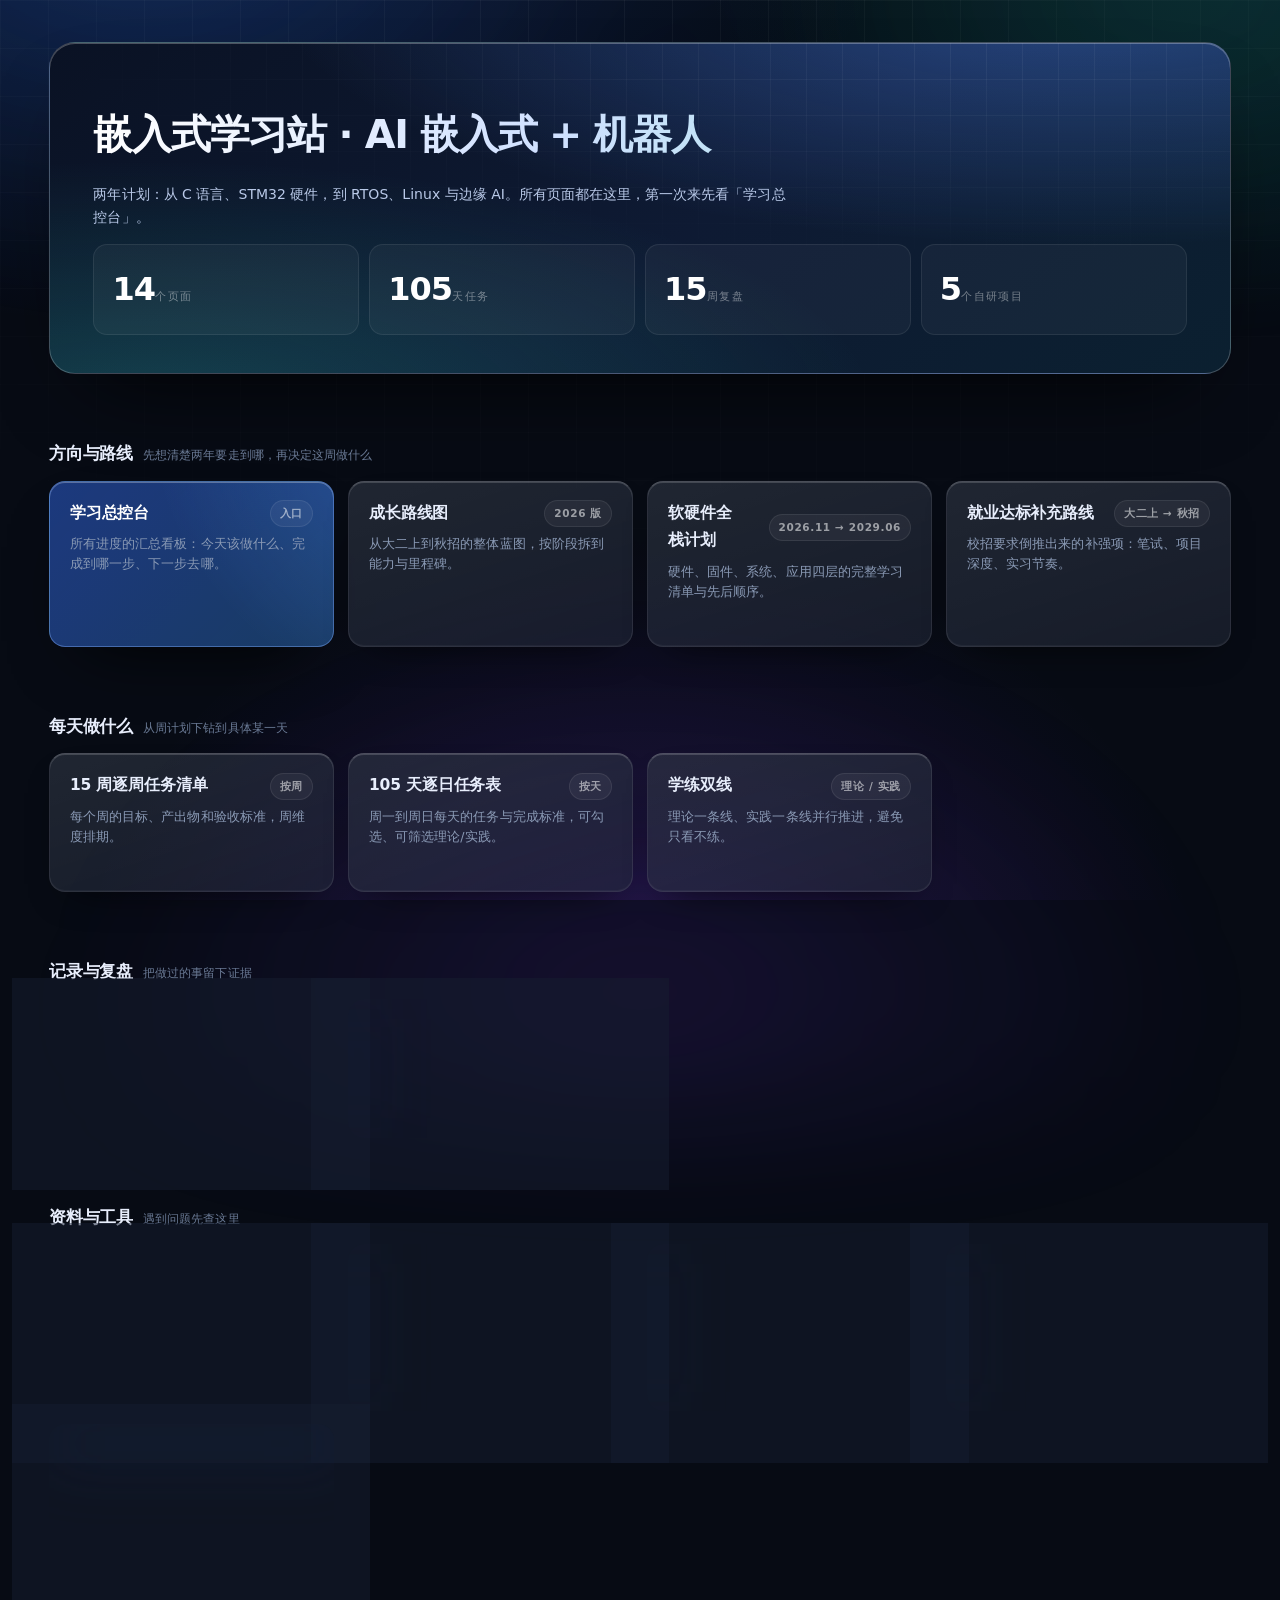
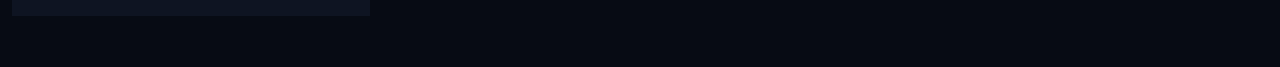
<file: index.html>
<!DOCTYPE html>
<html lang="zh-CN">
<head>
<meta charset="UTF-8">
<meta name="viewport" content="width=device-width, initial-scale=1">
<title>嵌入式学习站 · AI 嵌入式 + 机器人</title>
  <link rel="icon" href="favicon.ico">
<link rel="stylesheet" href="assets/theme.css">
<style>
  .hub-grid{display:grid;grid-template-columns:repeat(auto-fill,minmax(272px,1fr));gap:14px;margin:0}
  .hub-card{display:flex;flex-direction:column;gap:7px;padding:18px 20px 16px;
    border-radius:16px;text-decoration:none;color:inherit;transition:background-position .3s,border-color .22s,transform .22s,box-shadow .22s}
  .hub-card .hd{display:flex;align-items:center;justify-content:space-between;gap:10px}
  .hub-card h3{margin:0;font-size:15.5px;font-weight:700;letter-spacing:-.01em}
  .hub-card p{margin:0;font-size:12.5px;line-height:1.6;color:var(--ink3,#8b9ab3)}
  .hub-card .go{font-size:12px;color:#8fb7ff;opacity:0;transition:opacity .22s;white-space:nowrap}
  .hub-card:hover .go{opacity:1}
  .sec-h{display:flex;align-items:baseline;gap:10px;margin:30px 0 12px;flex-wrap:wrap}
  .sec-h h2{margin:0;font-size:17px;font-weight:800;letter-spacing:-.01em}
  .sec-h span{font-size:12px;color:var(--ink4,#5b6b85)}
  .facts{display:grid;grid-template-columns:repeat(auto-fit,minmax(132px,1fr));gap:10px;margin-top:14px}
  .fact{padding:11px 13px}
  .tag{font-size:10.5px;letter-spacing:.06em;border-radius:999px;padding:3px 9px;flex:none}
  @media (max-width:560px){.hub-grid{grid-template-columns:1fr}}
</style>
</head>
<body>
<div class="wrap">

  <header class="hero">
    <h1>嵌入式学习站 · AI 嵌入式 + 机器人</h1>
    <p class="lead">两年计划：从 C 语言、STM32 硬件，到 RTOS、Linux 与边缘 AI。所有页面都在这里，第一次来先看「学习总控台」。</p>
    <div class="facts">
      <div class="fact"><b>14</b><span>个页面</span></div>
      <div class="fact"><b>105</b><span>天任务</span></div>
      <div class="fact"><b>15</b><span>周复盘</span></div>
      <div class="fact"><b>5</b><span>个自研项目</span></div>
    </div>
  </header>

  <section>
    <div class="sec-h"><h2>方向与路线</h2><span>先想清楚两年要走到哪，再决定这周做什么</span></div>
    <div class="hub-grid">
      <a class="hub-card card feat" href="学习总控台.html">
        <div class="hd"><h3>学习总控台</h3><span class="tag pill">入口</span></div>
        <p>所有进度的汇总看板：今天该做什么、完成到哪一步、下一步去哪。</p>
        <span class="go">进入 →</span>
      </a>
      <a class="hub-card card" href="AI嵌入式机器人成长路线图.html">
        <div class="hd"><h3>成长路线图</h3><span class="tag pill">2026 版</span></div>
        <p>从大二上到秋招的整体蓝图，按阶段拆到能力与里程碑。</p>
        <span class="go">查看 →</span>
      </a>
      <a class="hub-card card" href="嵌入式软硬件全栈学习计划.html">
        <div class="hd"><h3>软硬件全栈计划</h3><span class="tag pill">2026.11 → 2029.06</span></div>
        <p>硬件、固件、系统、应用四层的完整学习清单与先后顺序。</p>
        <span class="go">查看 →</span>
      </a>
      <a class="hub-card card" href="就业达标补充路线.html">
        <div class="hd"><h3>就业达标补充路线</h3><span class="tag pill">大二上 → 秋招</span></div>
        <p>校招要求倒推出来的补强项：笔试、项目深度、实习节奏。</p>
        <span class="go">查看 →</span>
      </a>
    </div>
  </section>

  <section>
    <div class="sec-h"><h2>每天做什么</h2><span>从周计划下钻到具体某一天</span></div>
    <div class="hub-grid">
      <a class="hub-card card" href="15周逐周任务清单.html">
        <div class="hd"><h3>15 周逐周任务清单</h3><span class="tag pill">按周</span></div>
        <p>每个周的目标、产出物和验收标准，周维度排期。</p>
        <span class="go">查看 →</span>
      </a>
      <a class="hub-card card" href="105天逐日任务表.html">
        <div class="hd"><h3>105 天逐日任务表</h3><span class="tag pill">按天</span></div>
        <p>周一到周日每天的任务与完成标准，可勾选、可筛选理论/实践。</p>
        <span class="go">查看 →</span>
      </a>
      <a class="hub-card card" href="学练双线.html">
        <div class="hd"><h3>学练双线</h3><span class="tag pill">理论 / 实践</span></div>
        <p>理论一条线、实践一条线并行推进，避免只看不练。</p>
        <span class="go">查看 →</span>
      </a>
    </div>
  </section>

  <section>
    <div class="sec-h"><h2>记录与复盘</h2><span>把做过的事留下证据</span></div>
    <div class="hub-grid">
      <a class="hub-card card" href="打卡日历.html">
        <div class="hd"><h3>打卡日历</h3><span class="tag pill">每天一格</span></div>
        <p>每天一格记录投入情况，连续天数一目了然。</p>
        <span class="go">去打卡 →</span>
      </a>
      <a class="hub-card card" href="每周复盘-周报.html">
        <div class="hd"><h3>每周复盘 · 周报</h3><span class="tag pill">15 周</span></div>
        <p>每周收口：做成了什么、卡在哪、下周怎么调。</p>
        <span class="go">写周报 →</span>
      </a>
    </div>
  </section>

  <section>
    <div class="sec-h"><h2>资料与工具</h2><span>遇到问题先查这里</span></div>
    <div class="hub-grid">
      <a class="hub-card card" href="学习资源库.html">
        <div class="hd"><h3>学习资源库</h3><span class="tag pill">文档 / 课程 / 书单 / 工具</span></div>
        <p>精选的文档、教程、书单和常用工具，按主题分类。</p>
        <span class="go">打开 →</span>
      </a>
      <a class="hub-card card" href="项目库.html">
        <div class="hd"><h3>项目库</h3><span class="tag pill">5 个项目规格书</span></div>
        <p>五个自研项目的需求、拆解和验收标准，简历素材来源。</p>
        <span class="go">打开 →</span>
      </a>
      <a class="hub-card card" href="面试题库.html">
        <div class="hd"><h3>面试题库</h3><span class="tag pill">C / 嵌入式 / RTOS / Linux</span></div>
        <p>按方向分类的面试题与答题要点，可反复自测。</p>
        <span class="go">打开 →</span>
      </a>
      <a class="hub-card card" href="故障速查手册.html">
        <div class="hd"><h3>故障速查手册</h3><span class="tag pill">24 个故障</span></div>
        <p>板子不跑、烧不进去、串口乱码之类的现场排查清单。</p>
        <span class="go">打开 →</span>
      </a>
      <a class="hub-card card" href="器材采购清单.html">
        <div class="hd"><h3>器材采购清单</h3><span class="tag pill">两年装备</span></div>
        <p>两年要用的开发板、模块和工具，含优先级与预算。</p>
        <span class="go">打开 →</span>
      </a>
    </div>
  </section>

  <script src="assets/pointer.js" defer></script>
  <script src="assets/reveal.js" defer></script>
</div>
</body>
</html>
</file>
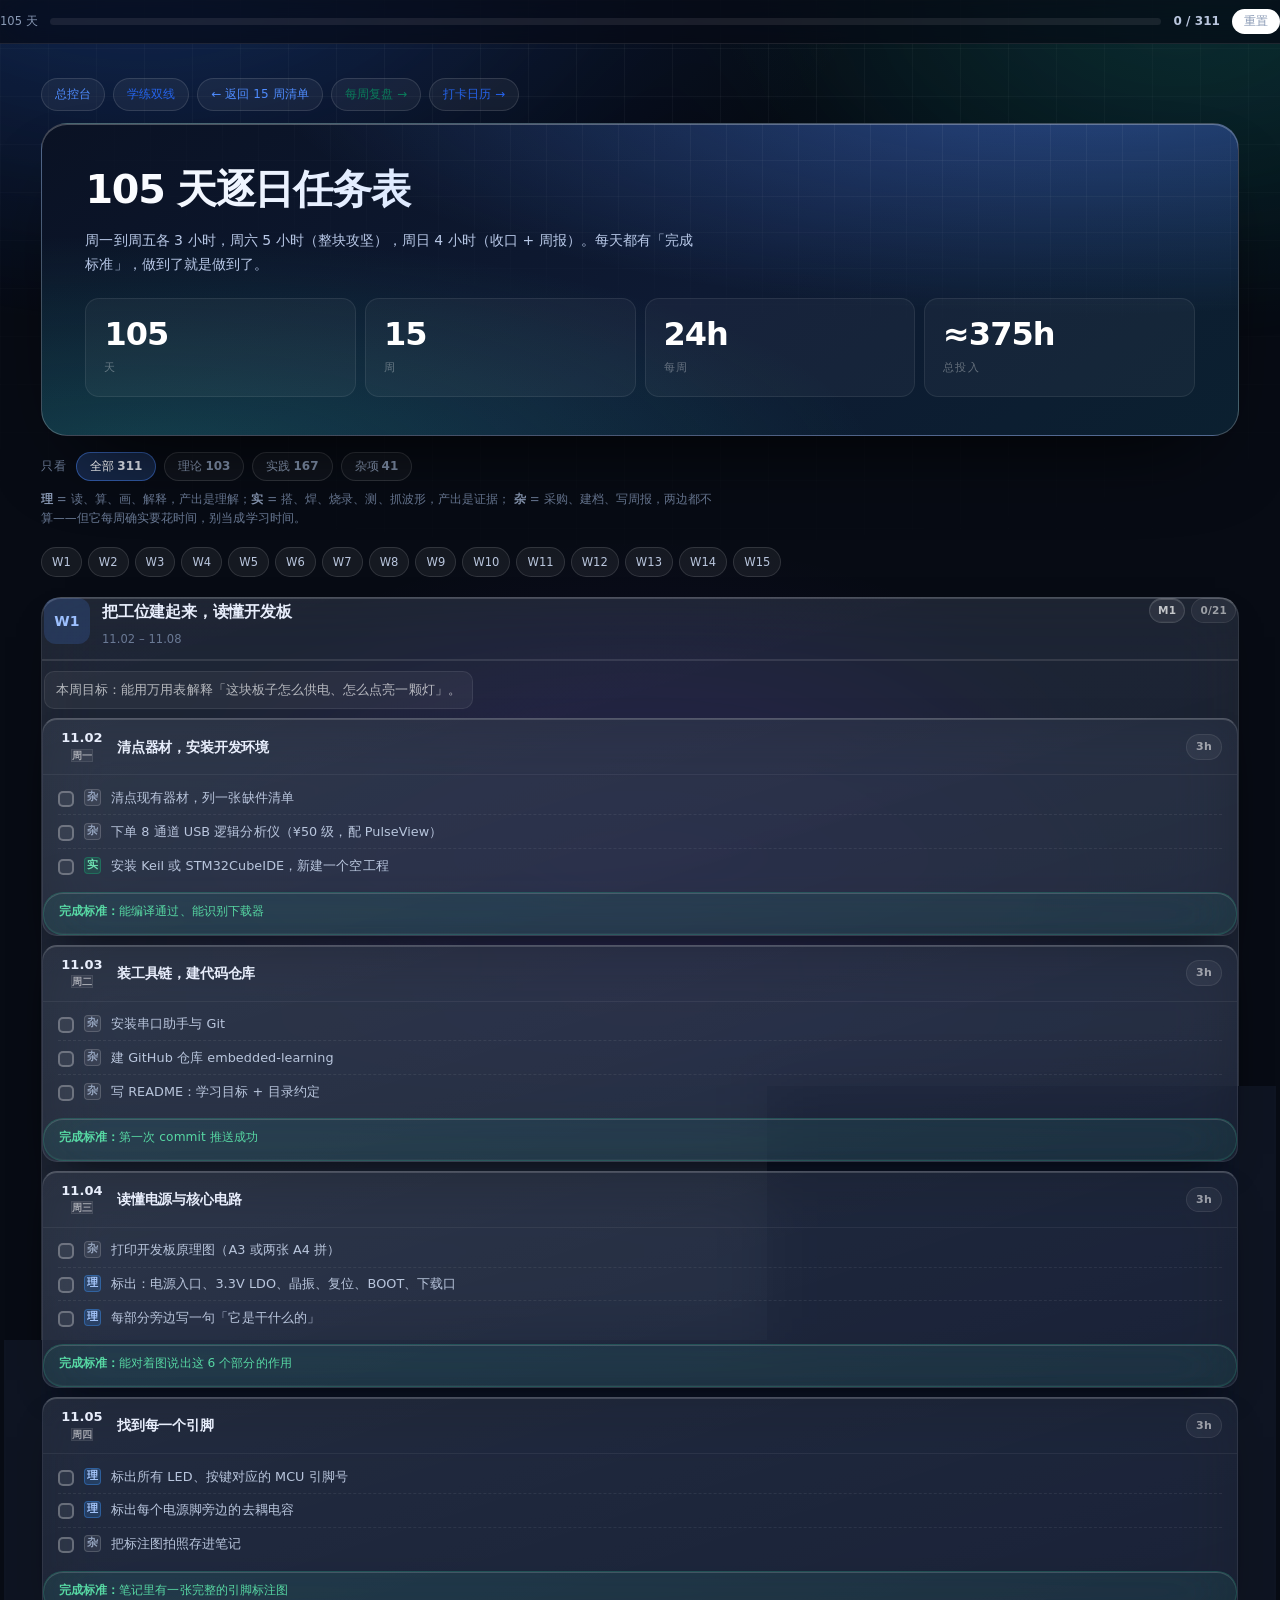
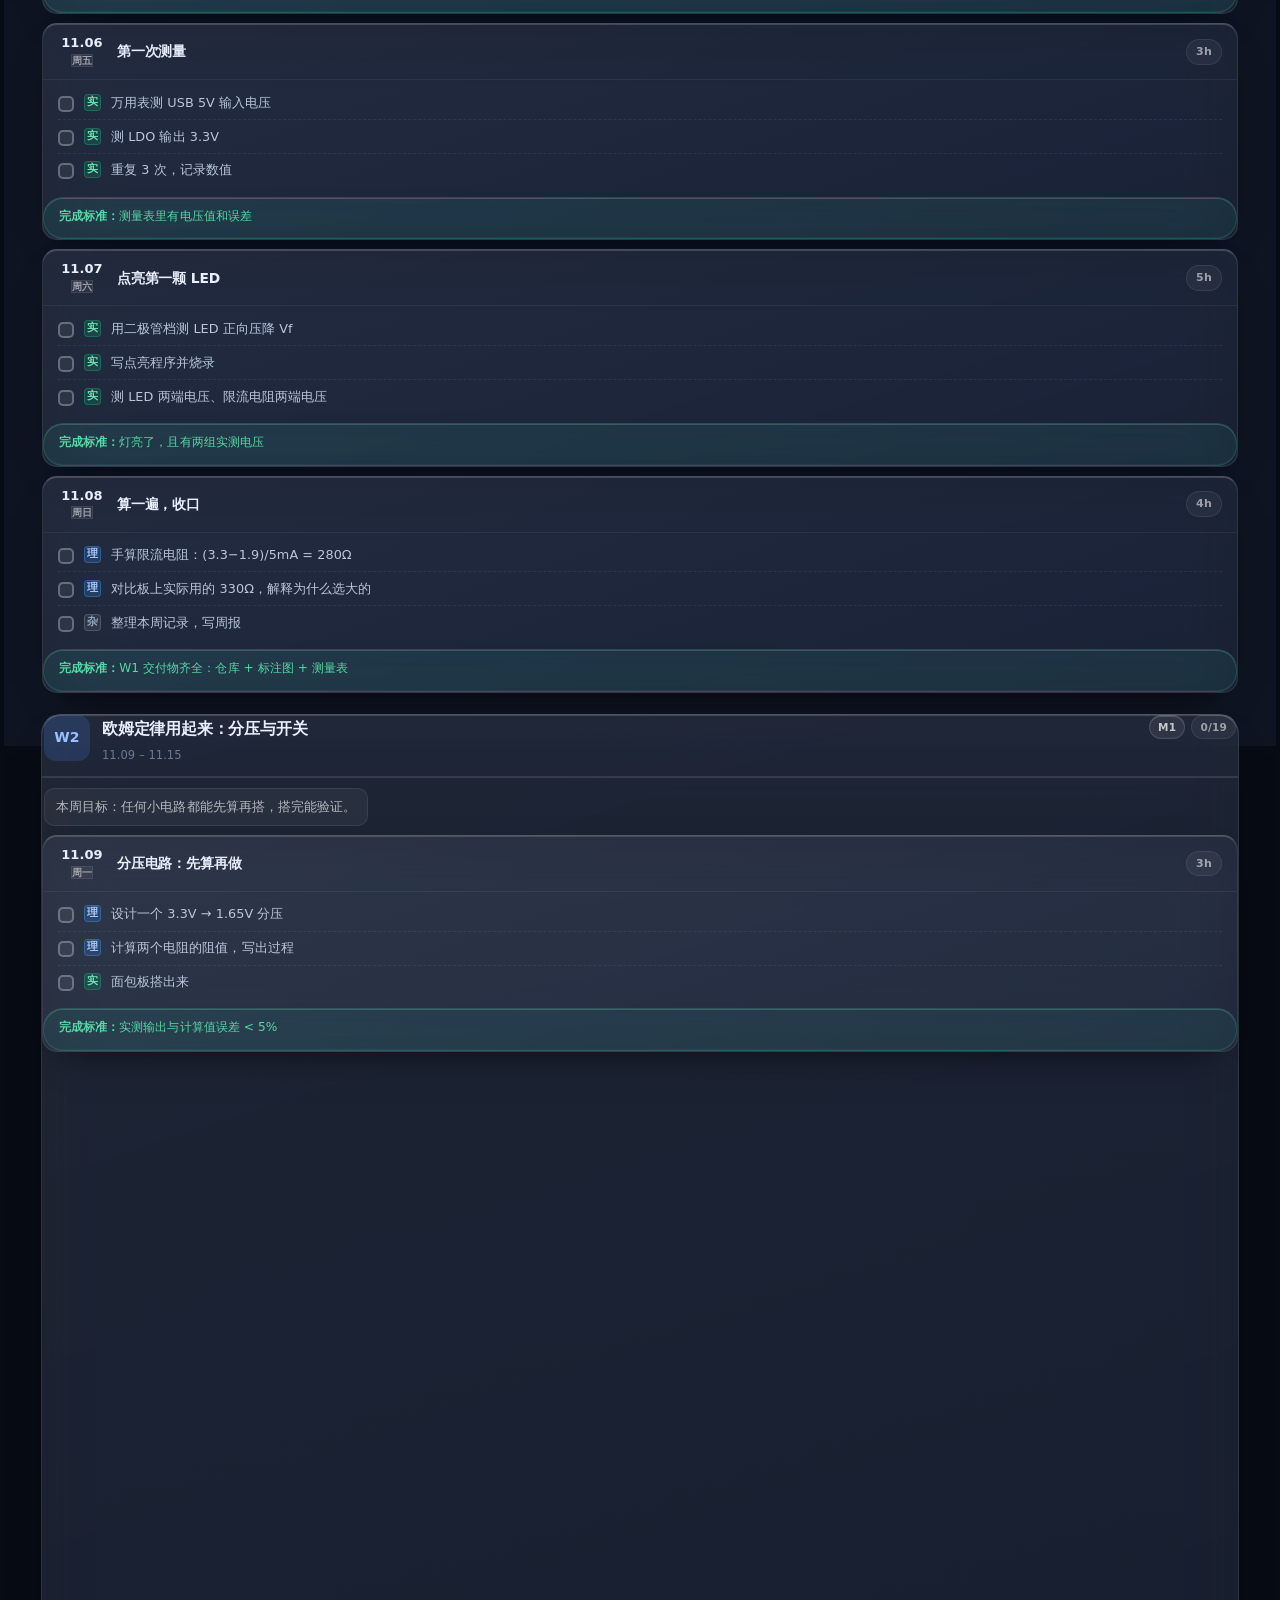
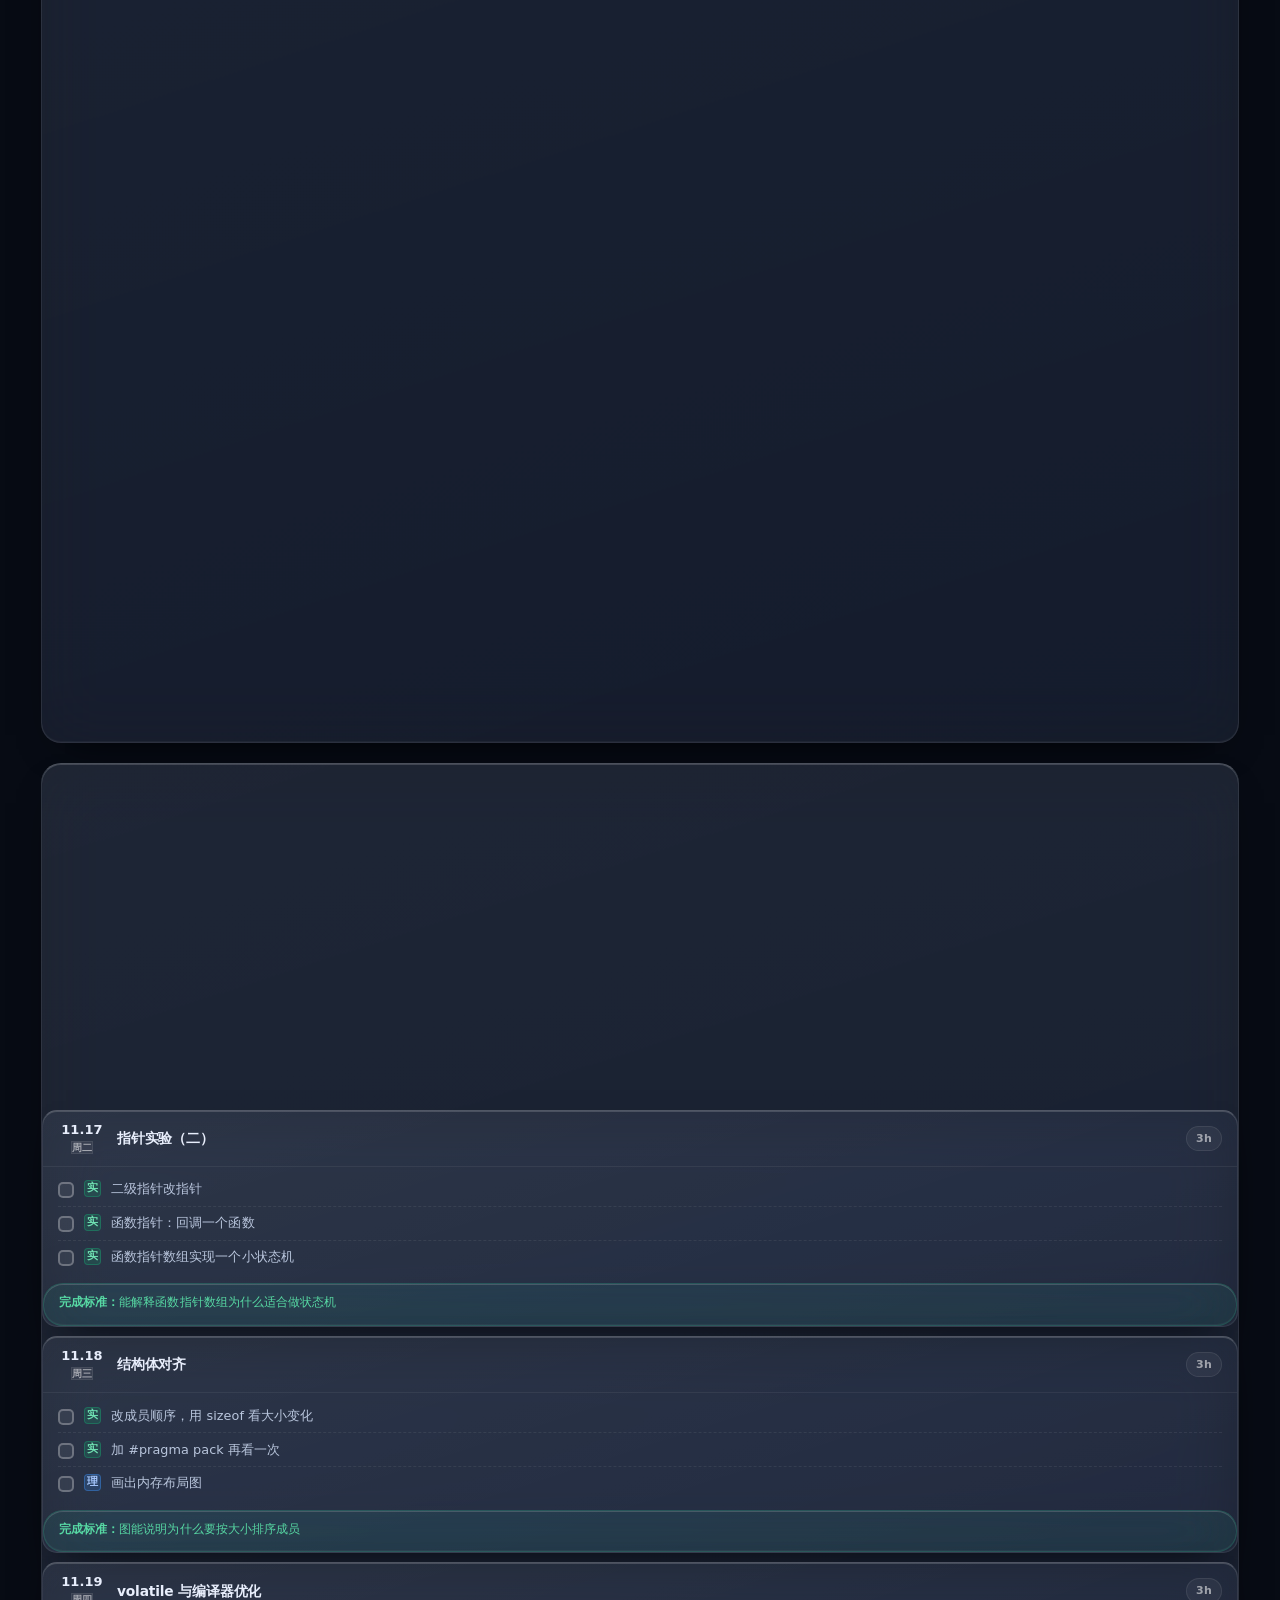
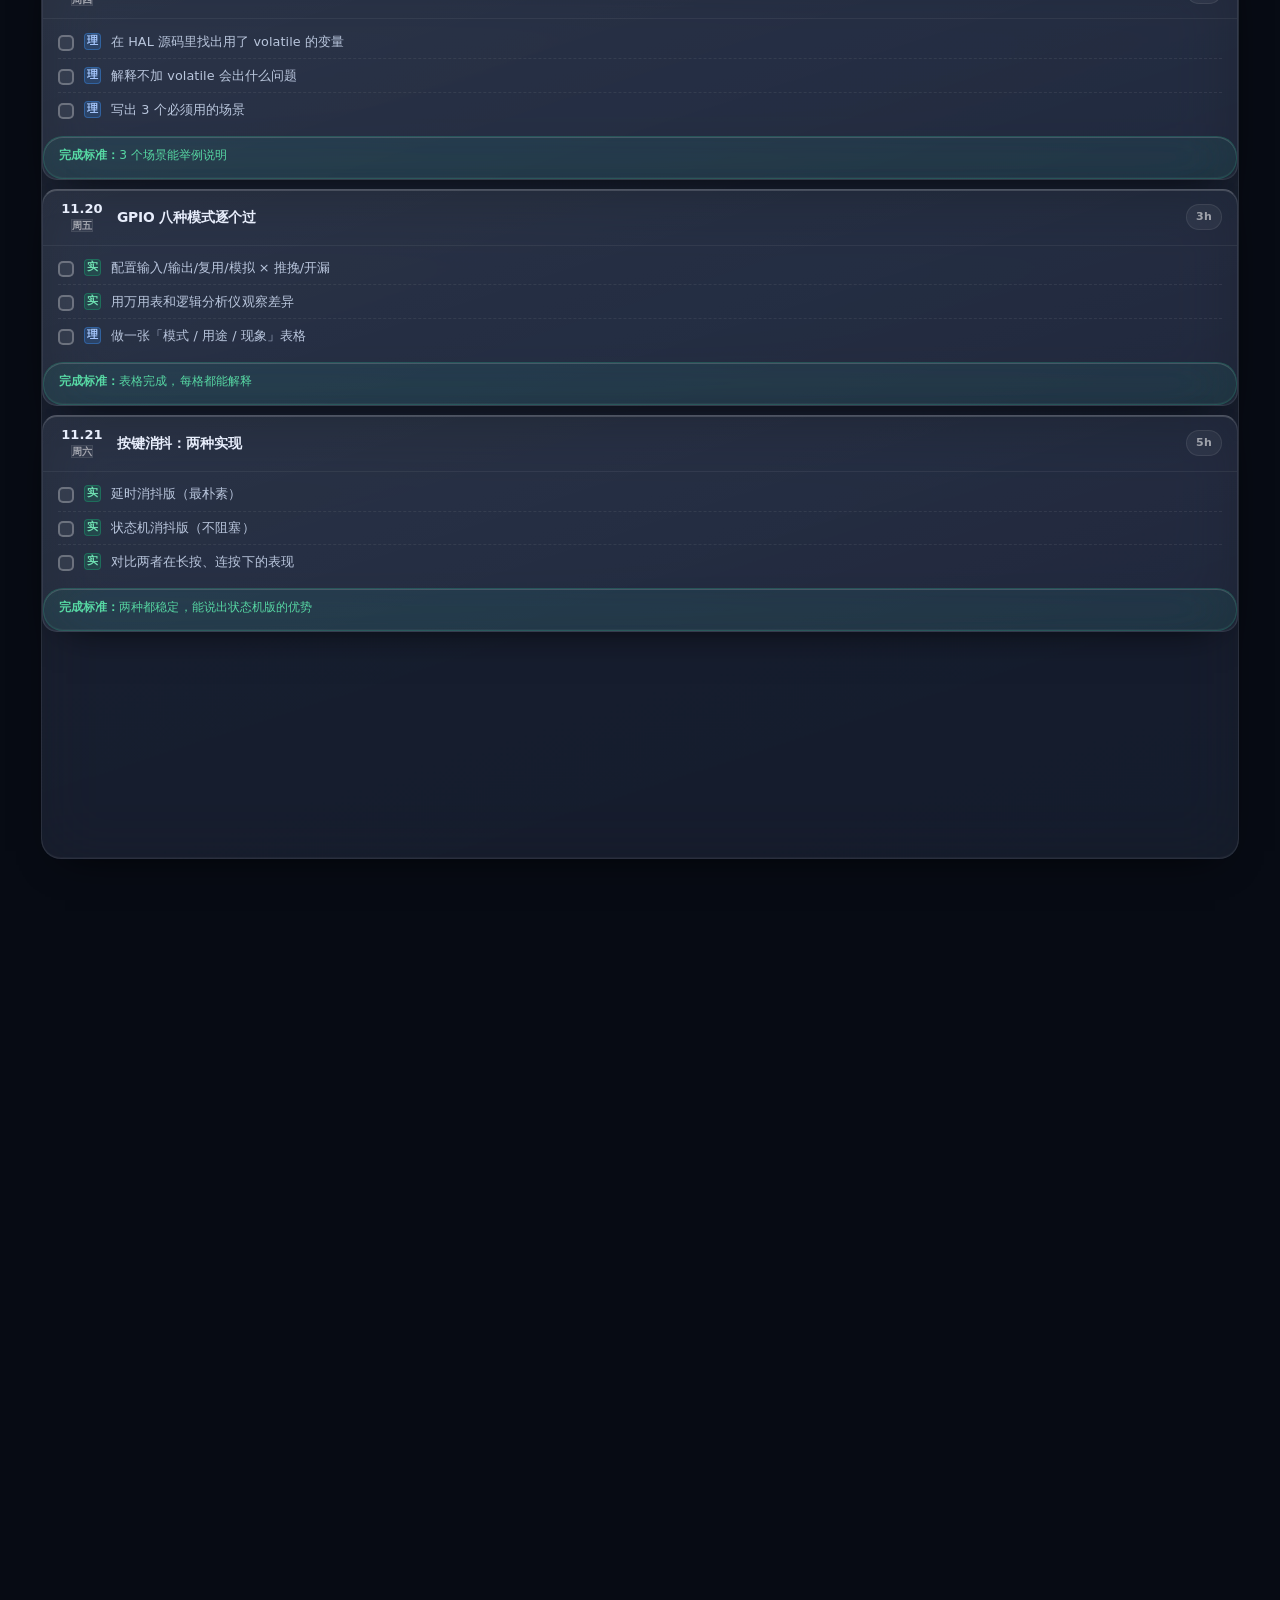
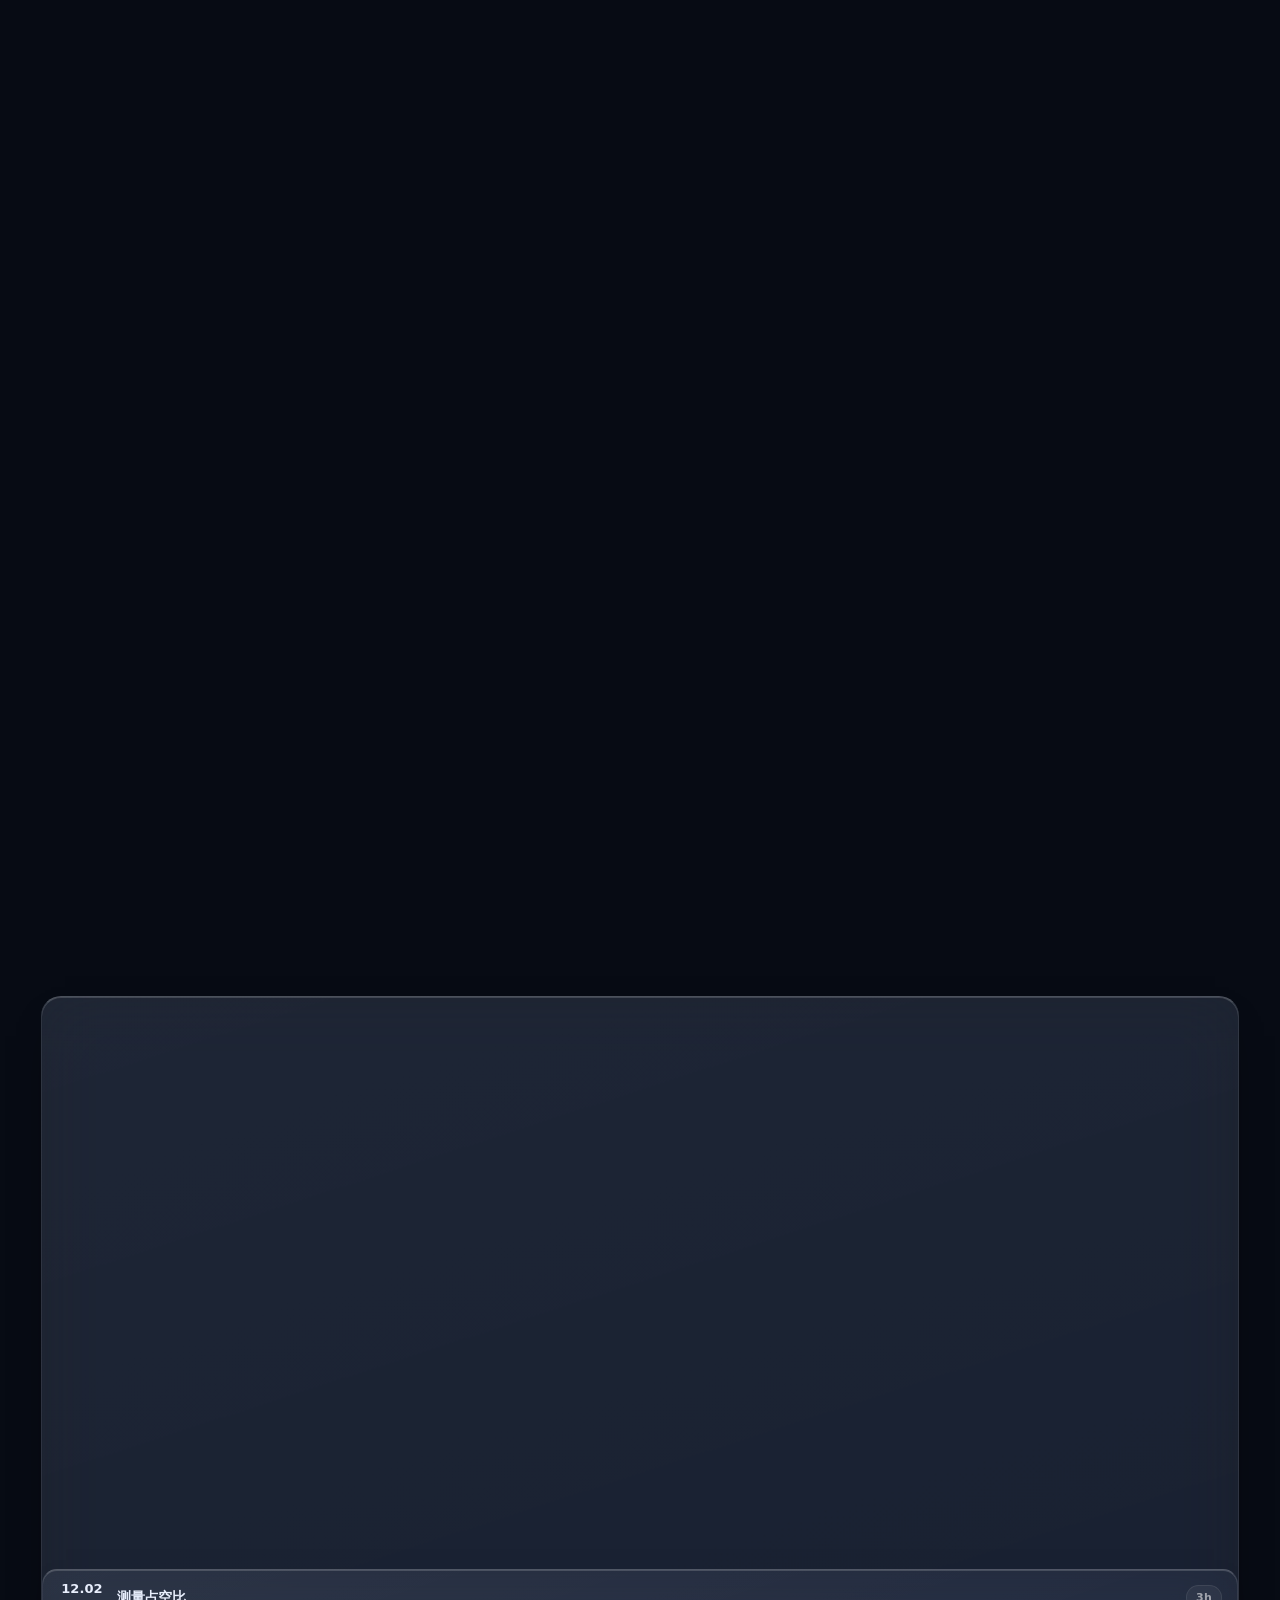
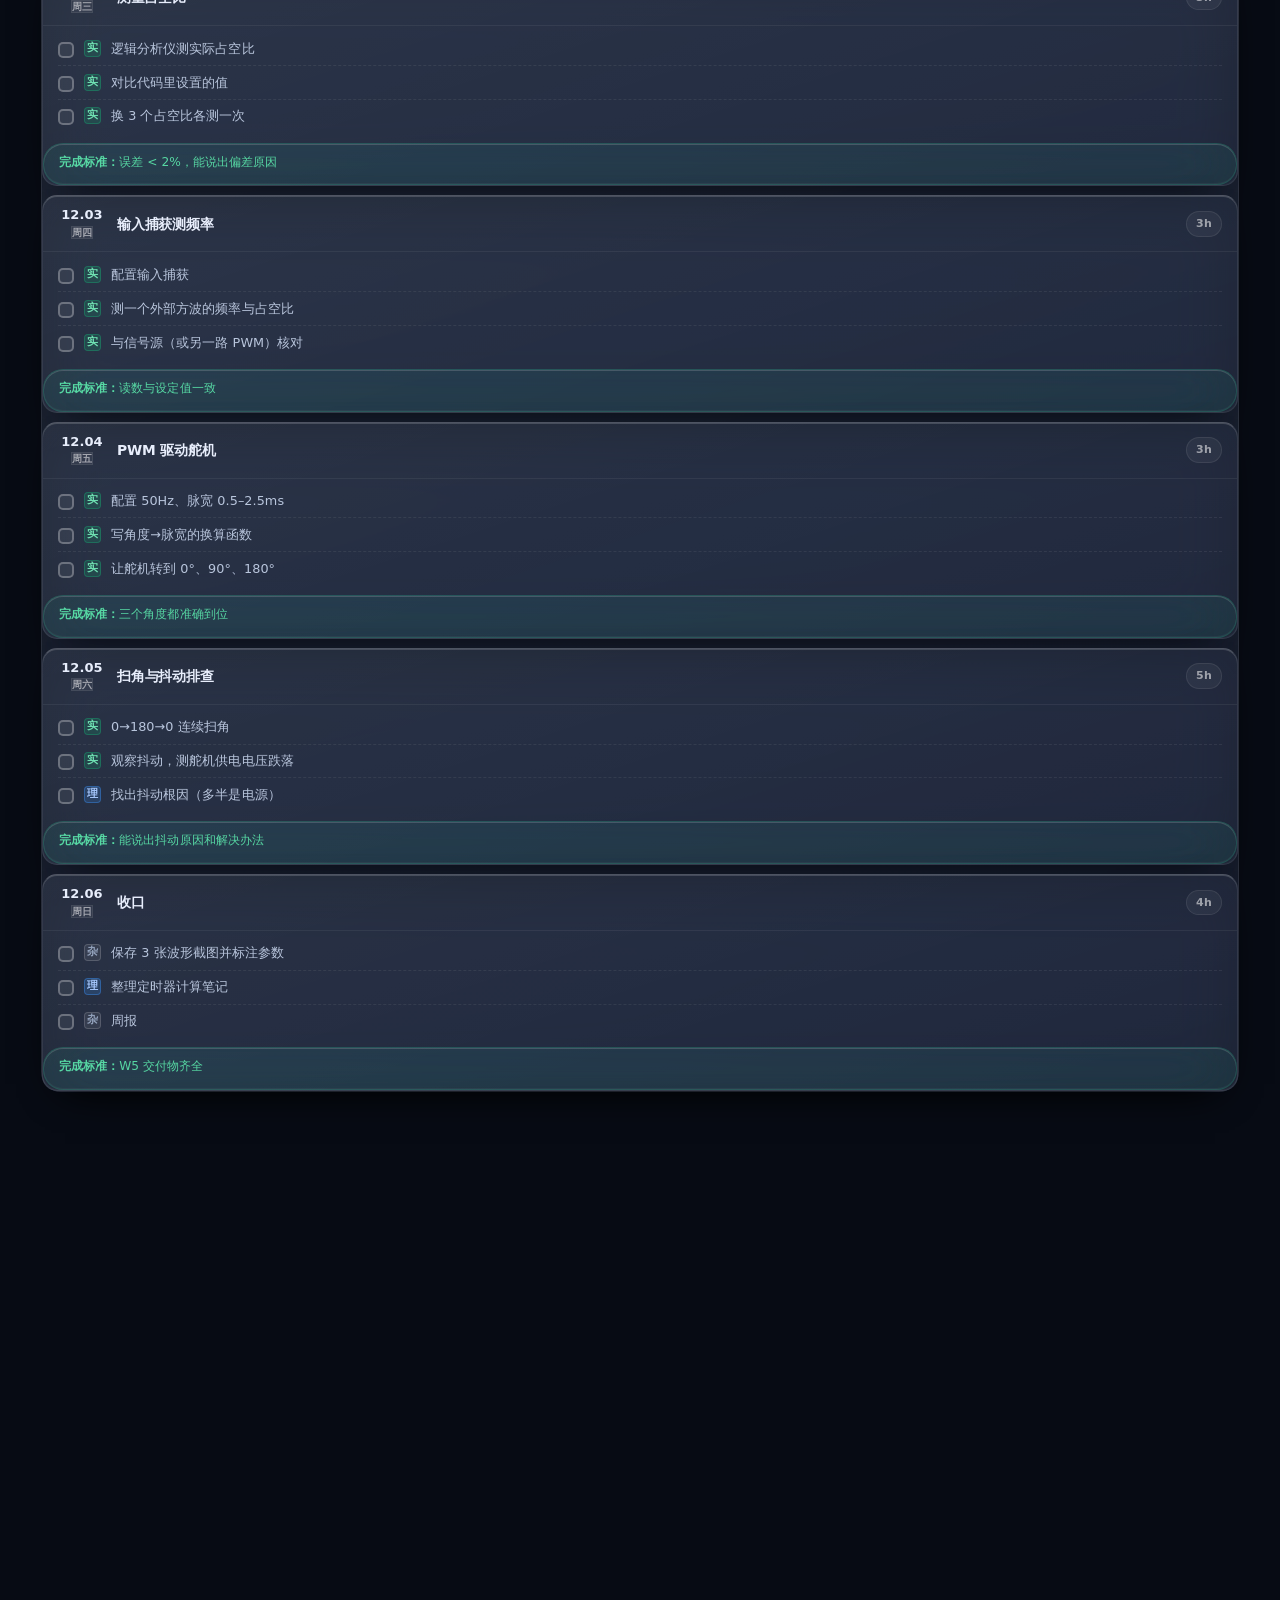
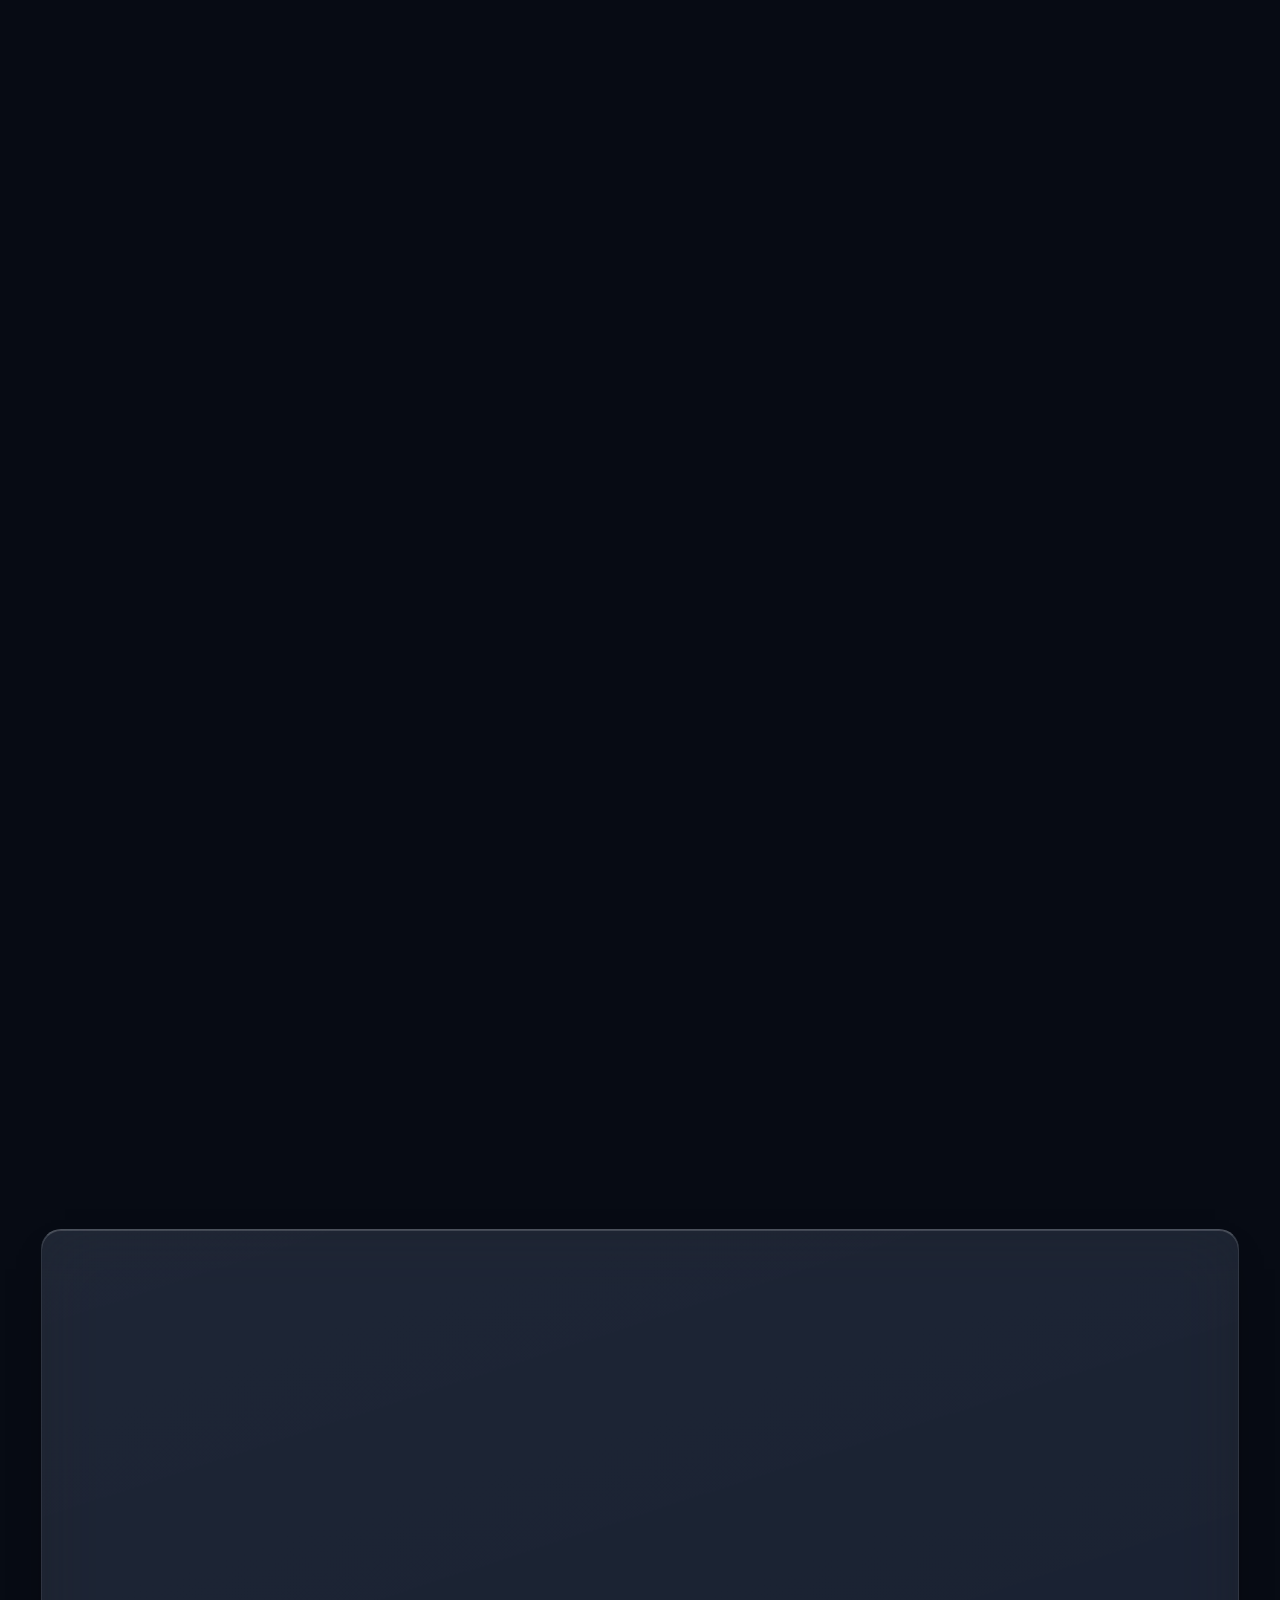
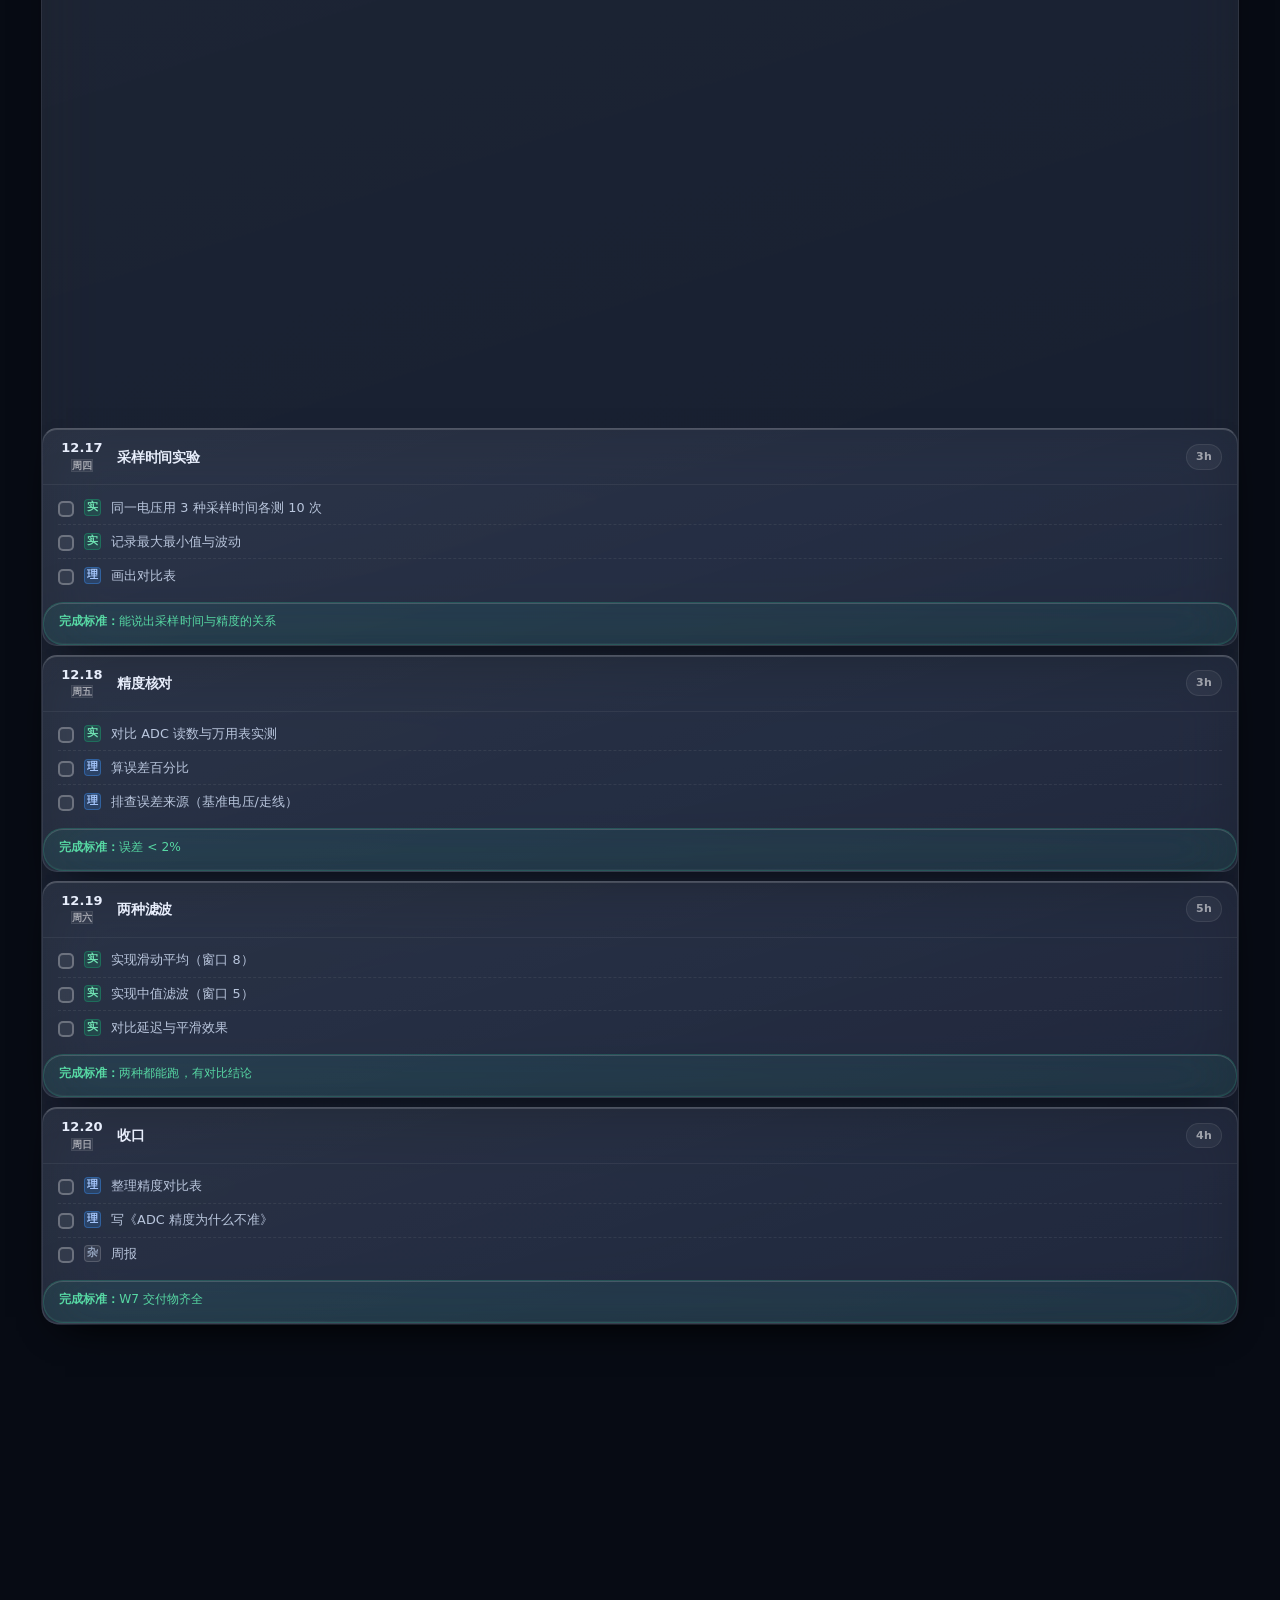
<file: 105天逐日任务表.html>
<!DOCTYPE html>
<html lang="zh-CN">
<head>
<meta charset="UTF-8">
<meta name="viewport" content="width=device-width, initial-scale=1">
<title>105 天逐日任务表 · 2026.11.02 → 2027.02.14</title>
<style>
  :root{
    --ink:#0f172a; --ink2:#334155; --ink3:#64748b; --ink4:#94a3b8;
    --line:#dde5f4; --line2:#eef2fa;
    --blue:#1d4ed8; --blue-soft:#eef3ff;
    --teal:#0f766e; --teal-soft:#e9faf6;
    --amber:#b45309; --amber-soft:#fff8e8;
    --green:#0b7a5a; --green-soft:#e9f9f2; --green-line:#cdeee0;
    --bg:#f5f7fc;
  }
  *{box-sizing:border-box}
  html{scroll-behavior:smooth;scroll-padding-top:86px}
  body{margin:0;color:var(--ink);line-height:1.68;
    font-family:"PingFang SC","Microsoft YaHei","Segoe UI",system-ui,-apple-system,sans-serif;
    background:radial-gradient(1000px 500px at 4% -8%,#e4edff 0%,transparent 58%),
               radial-gradient(900px 460px at 100% 1%,#e5f7f3 0%,transparent 52%),var(--bg);
    -webkit-font-smoothing:antialiased}

  .wrap{max-width:980px;margin:0 auto;padding:30px 20px 90px}

  /* sticky top */
  .topbar{position:sticky;top:0;z-index:50;background:rgba(245,247,252,.92);backdrop-filter:blur(10px);
    border-bottom:1px solid var(--line);margin:0 -20px;padding:9px 20px}
  .topbar-in{max-width:980px;margin:0 auto;display:flex;align-items:center;gap:12px}
  .topbar .lbl{font-size:11.5px;color:var(--ink3);white-space:nowrap}
  .bar{flex:1;height:7px;background:var(--line2);border-radius:99px;overflow:hidden}
  .bar i{display:block;height:100%;width:0;background:linear-gradient(90deg,#1d4ed8,#0f766e);border-radius:99px;transition:width .3s}
  .topbar .pct{font-size:12px;font-weight:800;color:var(--ink2);white-space:nowrap;font-variant-numeric:tabular-nums}
  .topbar button{border:1px solid var(--line);background:#fff;color:var(--ink3);font-size:11.5px;
    border-radius:999px;padding:4px 11px;cursor:pointer;font-family:inherit}
  .topbar button:hover{color:var(--blue);border-color:#bcd0f5}

  /* hero */
  .hero{background:linear-gradient(125deg,#071e4a 0%,#1d4ed8 54%,#0f766e 128%);
    border-radius:20px;padding:32px 34px 28px;color:#fff;position:relative;overflow:hidden;
    box-shadow:0 24px 54px -30px rgba(9,30,74,.7)}
  .hero::after{content:"";position:absolute;right:-80px;top:-110px;width:300px;height:300px;border-radius:50%;
    background:radial-gradient(circle,rgba(255,255,255,.18),transparent 62%)}
  .eyebrow{margin:0 0 8px;font-size:11px;letter-spacing:.32em;opacity:.66}
  .hero h1{margin:0;font-size:clamp(22px,3.1vw,31px);font-weight:800;letter-spacing:.02em}
  .hero .lead{margin:10px 0 0;max-width:620px;font-size:13.6px;opacity:.92}
  .facts{display:grid;grid-template-columns:repeat(auto-fit,minmax(126px,1fr));gap:9px;margin-top:22px}
  .fact{background:rgba(255,255,255,.12);border:1px solid rgba(255,255,255,.2);border-radius:10px;padding:10px 12px}
  .fact b{display:block;font-size:18px;font-weight:800;line-height:1.2}
  .fact span{font-size:11px;opacity:.8}

  /* week nav */
  .nav{margin-top:18px;display:flex;flex-wrap:wrap;gap:6px}
  .nav a{font-size:11.5px;text-decoration:none;color:var(--ink3);background:#fff;border:1px solid var(--line);
    border-radius:999px;padding:4px 10px;transition:.15s}
  .nav a:hover{background:var(--blue);color:#fff;border-color:var(--blue)}

  /* week block */
  .week{margin-top:26px}
  .wkhead{display:flex;align-items:flex-start;gap:12px;padding:0 2px 10px;border-bottom:2px solid var(--line);flex-wrap:wrap}
  .wkn{flex:0 0 auto;min-width:46px;height:46px;border-radius:12px;display:grid;place-items:center;
    background:linear-gradient(150deg,#1d4ed8,#2563eb);color:#fff;font-weight:800;font-size:14px}
  .wkt{flex:1;min-width:170px}
  .wkt h2{margin:0;font-size:16px;font-weight:800}
  .wkt .sub{font-size:11.5px;color:var(--ink4);margin-top:2px}
  .wkside{display:flex;gap:6px;align-items:center;flex-wrap:wrap}
  .pill{font-size:10.5px;border-radius:999px;padding:2px 8px;background:#fff;border:1px solid var(--line);color:var(--ink3);white-space:nowrap}
  .pill.mod{background:var(--teal-soft);border-color:#cdeee0;color:var(--teal);font-weight:700}
  .pill.cnt{font-variant-numeric:tabular-nums}

  .goal{margin:10px 2px 4px;font-size:12.5px;color:#1e3a8a;background:var(--blue-soft);border-radius:8px;padding:7px 11px}

  /* day card */
  .day{background:#fff;border:1px solid var(--line);border-radius:13px;margin-top:9px;overflow:hidden;
    box-shadow:0 8px 22px -26px rgba(15,23,42,.6)}
  .day-h{display:flex;align-items:center;gap:11px;padding:11px 15px;border-bottom:1px solid var(--line2);background:#fbfcff;flex-wrap:wrap}
  .date{flex:0 0 auto;text-align:center;min-width:48px;line-height:1.2}
  .date b{display:block;font-size:13px;font-weight:800;color:var(--ink)}
  .date span{font-size:10px;color:var(--ink4)}
  .day-h h3{margin:0;font-size:13.8px;font-weight:700;flex:1;min-width:150px}
  .hrs{font-size:11px;color:var(--ink3);background:#f3f7fd;border-radius:999px;padding:2px 9px;white-space:nowrap}
  .day-b{padding:6px 15px 10px}
  .day-b ul{list-style:none;margin:0;padding:0}
  .day-b li{border-bottom:1px dashed var(--line2)}
  .day-b li:last-child{border-bottom:none}
  .day-b label{display:flex;gap:10px;align-items:flex-start;padding:6.5px 0;cursor:pointer}
  input[type=checkbox]{appearance:none;-webkit-appearance:none;width:16px;height:16px;border:2px solid #c3d0ea;
    border-radius:5px;margin:3px 0 0;flex:0 0 auto;background:#fff;position:relative;cursor:pointer;transition:.15s}
  input[type=checkbox]:checked{background:var(--green);border-color:var(--green)}
  input[type=checkbox]:checked::after{content:"";position:absolute;left:4px;top:0.5px;width:4.5px;height:9px;
    border:solid #fff;border-width:0 2px 2px 0;transform:rotate(44deg)}
  .day-b span{font-size:12.8px;color:var(--ink2);line-height:1.55}
  input:checked + span,input:checked ~ span{color:#a3b1c7;text-decoration:line-through}
  .std{padding:8px 15px 11px;font-size:12.2px;color:var(--green);background:linear-gradient(180deg,#fff,#f7fdfa);
    border-top:1px solid var(--green-line)}
  .std b{font-weight:800}

  .rest .day-h{background:#fffaf2}
  .rest .hrs{background:#fff2df;color:#9a5b00}

  .foot{margin-top:32px;text-align:center;font-size:11.5px;color:var(--ink4)}
  .back{display:inline-block;margin-bottom:12px;font-size:12px;color:var(--blue);text-decoration:none;
    background:#fff;border:1px solid var(--line);border-radius:999px;padding:5px 13px}
  .back:hover{background:var(--blue);color:#fff;border-color:var(--blue)}

  /* ---- 理 / 实 / 杂 标签 ---- */
  .tg{display:inline-block;width:17px;height:17px;line-height:15px;text-align:center;
    font-size:11px;font-style:normal;font-weight:700;border-radius:4px;margin-top:1px;
    flex:0 0 auto;font-family:var(--font-mono,ui-monospace,monospace)}
  .tg-l{color:#a8c9ff;background:rgba(57,135,229,.22);border:1px solid rgba(57,135,229,.45)}
  .tg-p{color:#6fe0b2;background:rgba(25,158,112,.22);border:1px solid rgba(25,158,112,.45)}
  .tg-n{color:#93a3bd;background:rgba(255,255,255,.07);border:1px solid rgba(255,255,255,.16)}

  /* ---- 筛选 ---- */
  .filt{display:flex;align-items:center;gap:8px;flex-wrap:wrap;margin:16px 0 2px}
  .filt .fl-k{font-size:11.5px;color:var(--ink4);letter-spacing:.06em;margin-right:2px}
  .filt button{border:1px solid rgba(255,255,255,.13);background:rgba(255,255,255,.04);
    color:var(--ink3);font-size:12px;border-radius:999px;padding:5px 13px;cursor:pointer;
    font-family:inherit;font-variant-numeric:tabular-nums;transition:.16s;white-space:nowrap}
  .filt button:hover{color:var(--ink);border-color:rgba(255,255,255,.28)}
  .filt button.on{color:#fff;background:rgba(79,140,255,.22);border-color:rgba(79,140,255,.5)}
  .filt button b{font-weight:700;opacity:.72;margin-left:3px}
  .filt-note{margin:9px 0 0;font-size:11.8px;color:var(--ink4);line-height:1.65;max-width:90ch}
  .filt-note b{color:var(--ink3);font-weight:700}
  body.f-l .day-b li[data-t="实"],body.f-l .day-b li[data-t="杂"],
  body.f-p .day-b li[data-t="理"],body.f-p .day-b li[data-t="杂"],
  body.f-n .day-b li[data-t="理"],body.f-n .day-b li[data-t="实"]{display:none}
  .day.hide{display:none}

  @media (max-width:520px){
    .filt{gap:6px}
    .filt button{padding:5px 10px;font-size:11.5px}
  }

  @media (max-width:700px){
    .hero{padding:24px 18px}
    .wkn{min-width:40px;height:40px;font-size:13px}
  }
  @media (max-width:520px){
    html,body{overflow-x:hidden}
    .wrap{padding:16px 12px 70px}
    .topbar{margin:0 -12px;padding:8px 12px}
    .day-h,.day-b,.std{padding-left:12px;padding-right:12px}
  }
  @media print{
    body{background:#fff}
    .topbar,.nav{display:none}
    .week{break-inside:avoid}
    .day{box-shadow:none}
  }
</style>
  <link rel="icon" href="favicon.ico">
<link rel="stylesheet" href="assets/theme.css">
</head>
<body>

<div class="topbar">
  <div class="topbar-in">
    <span class="lbl">105 天</span>
    <div class="bar"><i id="fill"></i></div>
    <span class="pct" id="pct">0 / 0</span>
    <button id="reset">重置</button>
  </div>
</div>

<div class="wrap">
  <div style="display:flex;gap:8px;flex-wrap:wrap;margin-bottom:12px">
    <a class="back" style="margin-bottom:0" href="学习总控台.html">总控台</a>
    <a class="back" style="margin-bottom:0;color:#2563eb;border-color:#cfdcff" href="学练双线.html">学练双线</a>
    <a class="back" style="margin-bottom:0" href="15周逐周任务清单.html">← 返回 15 周清单</a>
    <a class="back" style="margin-bottom:0;color:#0b7a5a;border-color:#cdeee0" href="每周复盘-周报.html">每周复盘 →</a>
    <a class="back" style="margin-bottom:0;color:#2563eb;border-color:#cfdcff" href="打卡日历.html">打卡日历 →</a>
  </div>

  <header class="hero">
    <h1>105 天逐日任务表</h1>
    <p class="lead">周一到周五各 3 小时，周六 5 小时（整块攻坚），周日 4 小时（收口 + 周报）。每天都有「完成标准」，做到了就是做到了。</p>
    <div class="facts">
      <div class="fact"><b>105</b><span>天</span></div>
      <div class="fact"><b>15</b><span>周</span></div>
      <div class="fact"><b>24h</b><span>每周</span></div>
      <div class="fact"><b>≈375h</b><span>总投入</span></div>
    </div>
  </header>

  <div class="filt" id="filt">
    <span class="fl-k">只看</span>
    <button data-f="all" class="on">全部<b></b></button>
    <button data-f="理">理论<b></b></button>
    <button data-f="实">实践<b></b></button>
    <button data-f="杂">杂项<b></b></button>
  </div>
  <p class="filt-note">
    <b>理</b> = 读、算、画、解释，产出是理解；<b>实</b> = 搭、焊、烧录、测、抓波形，产出是证据；
    <b>杂</b> = 采购、建档、写周报，两边都不算——但它每周确实要花时间，别当成学习时间。
  </p>

  <nav class="nav" id="nav"></nav>
  <div id="plan"></div>

  <p class="foot">105 天逐日任务表 · 2026.11.02 → 2027.02.14</p>
</div>

<script>
const PLAN = [
{w:1, range:"11.02 – 11.08", theme:"把工位建起来，读懂开发板", mod:"M1",
 goal:"能用万用表解释「这块板子怎么供电、怎么点亮一颗灯」。",
 days:[
 {d:"11.02",wd:"周一",h:"3h",t:"清点器材，安装开发环境",ta:["清点现有器材，列一张缺件清单","下单 8 通道 USB 逻辑分析仪（¥50 级，配 PulseView）","安装 Keil 或 STM32CubeIDE，新建一个空工程"],tp:"杂杂实",st:"能编译通过、能识别下载器"},
 {d:"11.03",wd:"周二",h:"3h",t:"装工具链，建代码仓库",ta:["安装串口助手与 Git","建 GitHub 仓库 embedded-learning","写 README：学习目标 + 目录约定"],tp:"杂杂杂",st:"第一次 commit 推送成功"},
 {d:"11.04",wd:"周三",h:"3h",t:"读懂电源与核心电路",ta:["打印开发板原理图（A3 或两张 A4 拼）","标出：电源入口、3.3V LDO、晶振、复位、BOOT、下载口","每部分旁边写一句「它是干什么的」"],tp:"杂理理",st:"能对着图说出这 6 个部分的作用"},
 {d:"11.05",wd:"周四",h:"3h",t:"找到每一个引脚",ta:["标出所有 LED、按键对应的 MCU 引脚号","标出每个电源脚旁边的去耦电容","把标注图拍照存进笔记"],tp:"理理杂",st:"笔记里有一张完整的引脚标注图"},
 {d:"11.06",wd:"周五",h:"3h",t:"第一次测量",ta:["万用表测 USB 5V 输入电压","测 LDO 输出 3.3V","重复 3 次，记录数值"],tp:"实实实",st:"测量表里有电压值和误差"},

 {d:"11.07",wd:"周六",h:"5h",t:"点亮第一颗 LED",ta:["用二极管档测 LED 正向压降 Vf","写点亮程序并烧录","测 LED 两端电压、限流电阻两端电压"],tp:"实实实",st:"灯亮了，且有两组实测电压"},
 {d:"11.08",wd:"周日",h:"4h",t:"算一遍，收口",ta:["手算限流电阻：(3.3−1.9)/5mA = 280Ω","对比板上实际用的 330Ω，解释为什么选大的","整理本周记录，写周报"],tp:"理理杂",st:"W1 交付物齐全：仓库 + 标注图 + 测量表"}
]},

{w:2, range:"11.09 – 11.15", theme:"欧姆定律用起来：分压与开关", mod:"M1",
 goal:"任何小电路都能先算再搭，搭完能验证。",
 days:[
 {d:"11.09",wd:"周一",h:"3h",t:"分压电路：先算再做",ta:["设计一个 3.3V → 1.65V 分压","计算两个电阻的阻值，写出过程","面包板搭出来"],tp:"理理实",st:"实测输出与计算值误差 < 5%"},
 {d:"11.10",wd:"周二",h:"3h",t:"换三组电阻重复验证",ta:["换 3 组不同阻值重复实验","记录计算值 vs 实测值"],tp:"实实",st:"三组数据表完成，能说出误差来源"},
 {d:"11.11",wd:"周三",h:"3h",t:"MOSFET 低边开关",ta:["选一个逻辑电平 MOSFET，查 datasheet 的 Vgs(th) 与 Rds(on)","搭低边开关，GPIO 控制一条灯带或小电机"],tp:"理实",st:"能稳定开关，MOS 不发热"},
 {d:"11.12",wd:"周四",h:"3h",t:"续流二极管与反电动势",ta:["给感性负载加上续流二极管","去掉二极管对比现象（或看波形）","写清不用会发生什么"],tp:"实实理",st:"能解释反电动势为什么会烧管"},
 {d:"11.13",wd:"周五",h:"3h",t:"读 datasheet",ta:["查 GPIO 最大输出电流与总电流限制","弄清推挽与开漏的区别和各自用途","写成一页笔记"],tp:"理理理",st:"一页笔记，能直接讲给别人听"},
 {d:"11.14",wd:"周六",h:"5h",t:"逻辑分析仪上手",ta:["安装 PulseView 并跑通驱动","抓一次 UART 波形（发 hello）","在波形上指出起始位、8 个数据位、停止位"],tp:"实实理",st:"能独立解码出一串字符"},
 {d:"11.15",wd:"周日",h:"4h",t:"上拉电阻实验 + 收口",ta:["用 GPIO 翻转观察上升沿","换 4.7k / 10k 上拉对比波形","整理 3 份实验记录 + 误差分析 + 周报"],tp:"实实杂",st:"W2 交付物齐全"}
]},

{w:3, range:"11.16 – 11.22", theme:"C 深水区 + GPIO 八种模式", mod:"M2 / M3",
 goal:"指针和内存不再是黑箱；GPIO 每种模式都知道什么时候用。",
 days:[
 {d:"11.16",wd:"周一",h:"3h",t:"指针实验（一）",ta:["数组名退化：sizeof 与 & 的差异","用指针和下标两种方式遍历数组","指针做函数参数修改调用方变量"],tp:"理实实",st:"3 个小程序跑通并能解释每行"},
 {d:"11.17",wd:"周二",h:"3h",t:"指针实验（二）",ta:["二级指针改指针","函数指针：回调一个函数","函数指针数组实现一个小状态机"],tp:"实实实",st:"能解释函数指针数组为什么适合做状态机"},
 {d:"11.18",wd:"周三",h:"3h",t:"结构体对齐",ta:["改成员顺序，用 sizeof 看大小变化","加 #pragma pack 再看一次","画出内存布局图"],tp:"实实理",st:"图能说明为什么要按大小排序成员"},
 {d:"11.19",wd:"周四",h:"3h",t:"volatile 与编译器优化",ta:["在 HAL 源码里找出用了 volatile 的变量","解释不加 volatile 会出什么问题","写出 3 个必须用的场景"],tp:"理理理",st:"3 个场景能举例说明"},
 {d:"11.20",wd:"周五",h:"3h",t:"GPIO 八种模式逐个过",ta:["配置输入/输出/复用/模拟 × 推挽/开漏","用万用表和逻辑分析仪观察差异","做一张「模式 / 用途 / 现象」表格"],tp:"实实理",st:"表格完成，每格都能解释"},
 {d:"11.21",wd:"周六",h:"5h",t:"按键消抖：两种实现",ta:["延时消抖版（最朴素）","状态机消抖版（不阻塞）","对比两者在长按、连按下的表现"],tp:"实实实",st:"两种都稳定，能说出状态机版的优势"},
 {d:"11.22",wd:"周日",h:"4h",t:"收口",ta:["整理 9 个 demo 到 c-basics/ 与 gpio/","写《GPIO 八种模式什么时候用》","提交 + 周报"],tp:"杂理杂",st:"仓库里每个 demo 都有一句说明"}
]},

{w:4, range:"11.23 – 11.29", theme:"时钟树与中断", mod:"M3",
 goal:"知道程序从复位到 main 发生了什么，中断为什么能打断主循环。",
 days:[
 {d:"11.23",wd:"周一",h:"3h",t:"手绘时钟树",ta:["画 HSE → PLL → SYSCLK → AHB/APB1/APB2","标出每一级的频率","标出哪些外设挂在哪个总线上"],tp:"理理理",st:"图能讲清 5 分钟不卡壳"},
 {d:"11.24",wd:"周二",h:"3h",t:"改时钟并验证",ta:["把系统时钟从 72MHz 改到 48MHz","用串口波特率是否错乱来验证","用延时函数点灯看快慢变化"],tp:"实实实",st:"现象明显变化，能证明真的改了"},
 {d:"11.25",wd:"周三",h:"3h",t:"外部中断",ta:["按键触发外部中断点灯","加软件消抖","测中断响应时间"],tp:"实实实",st:"不误触发，响应及时"},
 {d:"11.26",wd:"周四",h:"3h",t:"定时器中断",ta:["配置 1ms 定时中断","中断里累加计数，主循环串口打印","用秒表核对 1000 次是否是 1 秒"],tp:"实实实",st:"计时误差 < 1%"},
 {d:"11.27",wd:"周五",h:"3h",t:"NVIC 优先级分组",ta:["设置优先级分组为 4 位抢占","给两个中断分配不同抢占优先级","搞清抢占优先级与子优先级的区别"],tp:"实实理",st:"能说出「谁能打断谁」"},
 {d:"11.28",wd:"周六",h:"5h",t:"中断嵌套实验",ta:["高优先级中断打断低优先级 ISR","用 GPIO 翻转 + 逻辑分析仪抓波形","在波形上指出嵌套发生的位置"],tp:"实实理",st:"波形上能看到完整的嵌套过程"},
 {d:"11.29",wd:"周日",h:"4h",t:"启动流程 + ISR 规范",ta:["画流程图：复位 → 取向量表 → Reset_Handler → SystemInit → main","写清楚 ISR 里该做什么、不该做什么","周报"],tp:"理理杂",st:"能背出启动流程，ISR 原则写满一页"}
]},

{w:5, range:"11.30 – 12.06", theme:"定时器与 PWM", mod:"M3",
 goal:"能算出任何定时参数，并用仪器验证它是对的。",
 days:[
 {d:"11.30",wd:"周一",h:"3h",t:"定时器参数计算",ta:["写出定时公式：T = (PSC+1)(ARR+1)/fclk","算 1ms 中断的两组不同参数组合","实际配置并验证"],tp:"理理实",st:"计算笔记有公式、数值、验证结果"},
 {d:"12.01",wd:"周二",h:"3h",t:"PWM 呼吸灯",ta:["配置一路 PWM 输出","循环改占空比做呼吸效果","调周期到肉眼不闪"],tp:"实实实",st:"呼吸平滑，无频闪"},
 {d:"12.02",wd:"周三",h:"3h",t:"测量占空比",ta:["逻辑分析仪测实际占空比","对比代码里设置的值","换 3 个占空比各测一次"],tp:"实实实",st:"误差 < 2%，能说出偏差原因"},
 {d:"12.03",wd:"周四",h:"3h",t:"输入捕获测频率",ta:["配置输入捕获","测一个外部方波的频率与占空比","与信号源（或另一路 PWM）核对"],tp:"实实实",st:"读数与设定值一致"},
 {d:"12.04",wd:"周五",h:"3h",t:"PWM 驱动舵机",ta:["配置 50Hz、脉宽 0.5–2.5ms","写角度→脉宽的换算函数","让舵机转到 0°、90°、180°"],tp:"实实实",st:"三个角度都准确到位"},
 {d:"12.05",wd:"周六",h:"5h",t:"扫角与抖动排查",ta:["0→180→0 连续扫角","观察抖动，测舵机供电电压跌落","找出抖动根因（多半是电源）"],tp:"实实理",st:"能说出抖动原因和解决办法"},
 {d:"12.06",wd:"周日",h:"4h",t:"收口",ta:["保存 3 张波形截图并标注参数","整理定时器计算笔记","周报"],tp:"杂理杂",st:"W5 交付物齐全"}
]},

{w:6, range:"12.07 – 12.13", theme:"UART 与自己的通信协议", mod:"M3 / M7",
 goal:"从「能收发字节」升级到「能设计一套可靠的帧协议」。",
 days:[
 {d:"12.07",wd:"周一",h:"3h",t:"UART 轮询版",ta:["轮询方式收发字符串","做回显测试","记录阻塞时主循环的表现"],tp:"实实实",st:"能回显，但知道它为什么不好"},
 {d:"12.08",wd:"周二",h:"3h",t:"UART 中断版",ta:["改成接收中断","连续发 100 字节看是否丢包","加简单的缓冲"],tp:"实实实",st:"100 字节不丢"},
 {d:"12.09",wd:"周三",h:"3h",t:"UART + DMA",ta:["DMA 接收 + 空闲中断","三种方式对比 CPU 占用","写成对比表"],tp:"实实理",st:"对比表能看出 DMA 的优势"},
 {d:"12.10",wd:"周四",h:"3h",t:"手写接收环形缓冲",ta:["不用 HAL 回调，自己写环形缓冲","实现 is_empty / is_full / push / pop","高波特率压测"],tp:"实实实",st:"115200 持续灌数据不丢"},
 {d:"12.11",wd:"周五",h:"3h",t:"设计协议帧",ta:["定帧格式：帧头2B + 长度1B + 命令1B + 数据N + CRC16 2B","画成表格，写清每个字段","实现 CRC16 位运算版"],tp:"理理实",st:"帧格式定稿，CRC 自测通过"},
 {d:"12.12",wd:"周六",h:"5h",t:"解析状态机",ta:["实现 CRC16 查表版，验证与位运算一致","写解析状态机：半包、粘包、CRC 错误","三种异常各造一次数据验证"],tp:"实实实",st:"三种异常都能正确恢复"},
 {d:"12.13",wd:"周日",h:"4h",t:"联调 + 协议文档",ta:["PC ↔ 板子双向收发跑通","故意发错包看容错","写协议文档 + 周报"],tp:"实实杂",st:"W6 交付物齐全"}
]},

{w:7, range:"12.14 – 12.20", theme:"ADC 与 DMA", mod:"M3",
 goal:"理解采样不是读一个数那么简单，并掌握 DMA 搬运。",
 days:[
 {d:"12.14",wd:"周一",h:"3h",t:"ADC 单次转换",ta:["读电位器电压","原始值 → 电压换算","串口打印"],tp:"实实实",st:"数值随旋钮连续变化"},
 {d:"12.15",wd:"周二",h:"3h",t:"ADC 连续转换",ta:["打开连续转换模式","测实际采样率","与理论值对比"],tp:"实实理",st:"能算出并验证采样率"},
 {d:"12.16",wd:"周三",h:"3h",t:"ADC + DMA 循环",ta:["DMA 循环搬运多通道","CPU 不参与采样","做 8 点均值"],tp:"实实实",st:"主循环不被占用"},
 {d:"12.17",wd:"周四",h:"3h",t:"采样时间实验",ta:["同一电压用 3 种采样时间各测 10 次","记录最大最小值与波动","画出对比表"],tp:"实实理",st:"能说出采样时间与精度的关系"},
 {d:"12.18",wd:"周五",h:"3h",t:"精度核对",ta:["对比 ADC 读数与万用表实测","算误差百分比","排查误差来源（基准电压/走线）"],tp:"实理理",st:"误差 < 2%"},
 {d:"12.19",wd:"周六",h:"5h",t:"两种滤波",ta:["实现滑动平均（窗口 8）","实现中值滤波（窗口 5）","对比延迟与平滑效果"],tp:"实实实",st:"两种都能跑，有对比结论"},
 {d:"12.20",wd:"周日",h:"4h",t:"收口",ta:["整理精度对比表","写《ADC 精度为什么不准》","周报"],tp:"理理杂",st:"W7 交付物齐全"}
]},

{w:8, range:"12.21 – 12.27", theme:"I2C 与 SPI：用波形读懂总线", mod:"M3 / M4",
 goal:"以后任何总线问题，都能靠逻辑分析仪定位到具体哪一位。",
 days:[
 {d:"12.21",wd:"周一",h:"3h",t:"I2C 读传感器",ta:["选 AHT20 或 BMP280","读 ID 寄存器验证通信","读温湿度/气压并打印"],tp:"理实实",st:"数据合理，不跳变"},
 {d:"12.22",wd:"周二",h:"3h",t:"时序解码",ta:["用逻辑分析仪抓 I2C 波形","逐位指出起始、地址、ACK、数据、停止","对照手册时序图逐条匹配"],tp:"实理理",st:"能从头到尾讲一遍波形"},
 {d:"12.23",wd:"周三",h:"3h",t:"★ 上拉电阻实验",ta:["4.7k → 10k，观察波形","直接去掉上拉，看通信失败","解释上升沿为什么变缓"],tp:"实实理",st:"能说清上拉电阻与速率的关系"},
 {d:"12.24",wd:"周四",h:"3h",t:"SPI 驱动外设",ta:["驱动一块 SPI 屏或 SPI Flash","读写 ID","测一次连续读写吞吐"],tp:"实实实",st:"能读能写"},
 {d:"12.25",wd:"周五",h:"3h",t:"SPI 时钟实测",ta:["逻辑分析仪测实际 SCK 频率","与代码配置值核对","测片选时序"],tp:"实实实",st:"数值对得上"},
 {d:"12.26",wd:"周六",h:"5h",t:"CPOL/CPHA + 排查清单",ta:["理解四种模式的采样边沿","换两种模式验证现象差异","写《I2C 通信失败排查清单》≥8 条"],tp:"理实理",st:"清单每一条都能执行"},
 {d:"12.27",wd:"周日",h:"4h",t:"收口",ta:["保存 I2C/SPI 波形截图","清单定稿","周报"],tp:"杂理杂",st:"W8 交付物齐全"}
]},

{w:9, range:"12.28 – 01.03", theme:"综合小项目 v1", mod:"M3 / M7",
 goal:"第一次把驱动、业务、通信组装成一个完整应用。",
 days:[
 {d:"12.28",wd:"周一",h:"3h",t:"定需求，画框图",ta:["功能：OLED 显示 + 传感器 + 串口上报 + 按键翻页","画模块框图与数据流","列出用到的外设"],tp:"理理理",st:"框图清晰，别人能看懂"},
 {d:"12.29",wd:"周二",h:"3h",t:"搭目录骨架",ta:["建 bsp/ app/ 与 main.c","写空函数占位","保证能编译"],tp:"实实实",st:"空框架能编译通过"},
 {d:"12.30",wd:"周三",h:"3h",t:"OLED 驱动",ta:["移植或自己写 OLED 驱动","显示文字与数值","做一行状态栏"],tp:"实实实",st:"显示正常，刷新不闪"},
 {d:"12.31",wd:"周四",h:"3h",t:"传感器 + 滤波",ta:["接入 W8 的传感器","复用 W7 的滤波","数据稳定后显示"],tp:"实实实",st:"显示值不抖动"},
 {d:"01.01",wd:"周五",h:"3h",t:"按键状态机翻页",ta:["3 个页面循环切换","状态机实现，不用延时","加按键长按功能"],tp:"实实实",st:"切换顺畅，无跳页"},
 {d:"01.02",wd:"周六",h:"5h",t:"串口上报 + PC 显示",ta:["复用 W6 协议帧","PC 端写个最简单的接收显示","实时刷新曲线或数值"],tp:"实实实",st:"板子上报，PC 实时显示"},
 {d:"01.03",wd:"周日",h:"4h",t:"演示视频 + 周报",ta:["录一段 3 分钟演示","写清每个功能按哪个键","周报"],tp:"杂理杂",st:"v1 能连续演示 3 分钟"}
]},

{w:10, range:"01.04 – 01.10", theme:"项目打磨与笔记收口", mod:"M7",
 goal:"把「能跑」变成「能交付」——这就是工程和作业的区别。",
 days:[
 {d:"01.04",wd:"周一",h:"3h",t:"参数掉电保存",ta:["把配置参数存进 Flash 或 EEPROM","上电读取并恢复","做磨损保护（简单计数）"],tp:"实实实",st:"断电重启参数还在"},
 {d:"01.05",wd:"周二",h:"3h",t:"写 README",ta:["功能列表","接线图（拍照或画）","编译与烧录方法"],tp:"理理理",st:"别人照着能跑起来"},
 {d:"01.06",wd:"周三",h:"3h",t:"写测试记录",ta:["测了哪些项、结果如何","记录发现的问题与修复","至少 10 条"],tp:"理理理",st:"测试记录有 10 条以上"},
 {d:"01.07",wd:"周四",h:"3h",t:"整理笔记，列缺口",ta:["把前 9 周笔记过一遍","列出「还没搞懂」清单 ≥5 条","按优先级排序"],tp:"理理理",st:"清单成形，知道寒假补什么"},
 {d:"01.08",wd:"周五",h:"3h",t:"专业课复习（保 GPA）",ta:["复习一门主课","做一套往年题"],tp:"理理",st:"别让期末翻车"},
 {d:"01.09",wd:"周六",h:"5h",t:"重构 + 补漏",ta:["按缺口清单补 2 个最痛的","把 main.c 里的业务逻辑挪走","统一命名风格"],tp:"理实实",st:"代码结构清晰，main 不超过 100 行"},
 {d:"01.10",wd:"周日",h:"4h",t:"发布 v1.1 + 周报",ta:["打 tag v1.1","更新仓库首页","周报"],tp:"杂杂杂",st:"W10 交付物齐全"}
]},

{w:11, range:"01.11 – 01.17", theme:"考试周：只维持手感", mod:"缓冲",
 goal:"不碰新外设。GPA 也是部分企业的筛选门槛。",
 days:[
 {d:"01.11",wd:"周一",h:"1.5h",t:"保底节奏",ta:["40 分钟 C 深水区","30 分钟刷题","专业课"],tp:"理理理",st:"保持手感即可"},
 {d:"01.12",wd:"周二",h:"1.5h",t:"保底节奏",ta:["40 分钟 C 深水区","30 分钟刷题","专业课"],tp:"理理理",st:"保持手感即可"},
 {d:"01.13",wd:"周三",h:"1.5h",t:"保底节奏",ta:["40 分钟 C 深水区","30 分钟刷题","专业课"],tp:"理理理",st:"保持手感即可"},
 {d:"01.14",wd:"周四",h:"1.5h",t:"保底节奏",ta:["40 分钟 C 深水区","30 分钟刷题","专业课"],tp:"理理理",st:"保持手感即可"},
 {d:"01.15",wd:"周五",h:"1.5h",t:"保底节奏",ta:["40 分钟 C 深水区","30 分钟刷题","专业课"],tp:"理理理",st:"保持手感即可"},
 {d:"01.16",wd:"周六",h:"2h",t:"考后回顾代码",ta:["把前 10 周代码过一遍","标出想重构的地方"],tp:"理理",st:"列出一张待重构清单"},
 {d:"01.17",wd:"周日",h:"1h",t:"周报 + 排寒假计划",ta:["写周报","确认寒假画板的时间安排"],tp:"杂杂",st:"寒假计划确定"}
]},

{w:12, range:"01.18 – 01.24", theme:"选型与原理图", mod:"M5",
 goal:"画出第一版能通过自查的原理图。",
 days:[
 {d:"01.18",wd:"周一",h:"3h",t:"选型",ta:["定 MCU（沿用手上的型号）","选 LDO、晶振、下载口","选一个 I2C 传感器座"],tp:"理理理",st:"选型表完成，每个器件有理由"},
 {d:"01.19",wd:"周二",h:"3h",t:"嘉立创 EDA 上手",ta:["跟完官方入门教程","自己画一个电阻 + LED","导出一次 BOM 试试"],tp:"理实实",st:"能独立放置元件并连线"},
 {d:"01.20",wd:"周三",h:"3h",t:"画电源部分",ta:["LDO 及其输入输出电容","每个电源脚 100nF 去耦","输入端加保护（保险丝/二极管）"],tp:"实实实",st:"电源部分完整"},
 {d:"01.21",wd:"周四",h:"3h",t:"画 MCU 最小系统",ta:["所有电源脚与地","晶振与负载电容","复位电路、BOOT0 下拉、下载口"],tp:"实实实",st:"最小系统能独立工作"},
 {d:"01.22",wd:"周五",h:"3h",t:"画外设 + 加网络标号",ta:["LED、按键、I2C 座","所有连线加网络标号","检查有没有悬空网络"],tp:"实实实",st:"图里没有无标号的线"},
 {d:"01.23",wd:"周六",h:"5h",t:"引脚复用核对 + 晶振电容",ta:["对照 datasheet 逐脚核对复用冲突","晶振负载电容按 C = 2×(CL − Cstray) 计算","改掉所有冲突"],tp:"理理实",st:"没有引脚冲突"},
 {d:"01.24",wd:"周日",h:"4h",t:"导出 + 周报",ta:["导出原理图 PDF","截图存档","周报"],tp:"杂杂杂",st:"原理图 v1 定稿"}
]},

{w:13, range:"01.25 – 01.31", theme:"评审与 PCB 布局", mod:"M5",
 goal:"让别人帮你找出错误——这是最快的成长方式。",
 days:[
 {d:"01.25",wd:"周一",h:"3h",t:"自查清单",ta:["每个电源脚是否有 100nF","复位电容是否到位","BOOT0 是否 10k 下拉","下载口接线是否正确"],tp:"理理理理",st:"逐条打勾，问题记下来"},
 {d:"01.26",wd:"周二",h:"3h",t:"★ 发出去求评审",ta:["发到论坛或给学长看","把原理图 + 说明一起发","逐条记录收到的意见"],tp:"杂杂杂",st:"至少拿到 5 条反馈"},
 {d:"01.27",wd:"周三",h:"3h",t:"PCB 布局",ta:["顺序：电源 → 晶振 → MCU → 接口","晶振尽量贴近 MCU","接口放在板边"],tp:"实实实",st:"布局完成，走线不打架"},
 {d:"01.28",wd:"周四",h:"3h",t:"走线",ta:["电源线加粗（按电流算）","信号线够用就行","地线尽量宽"],tp:"实实实",st:"DRC 无严重错误"},
 {d:"01.29",wd:"周五",h:"3h",t:"铺地与检查",ta:["底层铺地","检查地平面有没有被割断","处理孤岛铜"],tp:"实实实",st:"地平面完整"},
 {d:"01.30",wd:"周六",h:"5h",t:"3D 预览与封装核对",ta:["逐个检查封装方向","二极管、电解电容、IC 的 1 脚","确认丝印不压焊盘"],tp:"实实实",st:"方向全部正确"},
 {d:"01.31",wd:"周日",h:"4h",t:"评审意见闭环 + 周报",ta:["逐条回复评审意见","改完再自查一遍","周报"],tp:"杂实杂",st:"意见全部闭环"}
]},

{w:14, range:"02.01 – 02.07", theme:"打样、采购、焊接", mod:"M5",
 goal:"板子能通电、能烧程序、能点灯。",
 days:[
 {d:"02.01",wd:"周一",h:"3h",t:"导出 Gerber 并下单",ta:["导出 Gerber 与钻孔文件","做 DFM 检查","嘉立创下单 5 片"],tp:"实实杂",st:"订单已提交"},
 {d:"02.02",wd:"周二",h:"3h",t:"采购 BOM",ta:["0603 电阻电容各买 10 倍冗余","核对封装与耐压","下单"],tp:"杂理杂",st:"物料齐，不会因为缺件卡住"},
 {d:"02.03",wd:"周三",h:"3h",t:"等板期间：复习与备工具",ta:["复习焊接要点（QFP/QFN）","准备助焊剂、吸锡带、镊子","整理焊接顺序"],tp:"理杂理",st:"焊接流程写在纸上"},
 {d:"02.04",wd:"周四",h:"3h",t:"★ 收货先测短路",ta:["板子到手不通电","万用表测 3.3V 与 GND 是否短路","测各电源域对地阻值"],tp:"杂实实",st:"确认无短路才敢上电"},
 {d:"02.05",wd:"周五",h:"3h",t:"限流上电",ta:["电源限流设 100mA","上电测 3.3V","测 MCU 附近电压"],tp:"实实实",st:"电压正常且电流不异常"},
 {d:"02.06",wd:"周六",h:"5h",t:"焊接（分段验证）",ta:["先焊电源部分 → 测电压","再焊 MCU → 测能否识别","最后焊外设"],tp:"实实实",st:"每一段都能验证通过"},
 {d:"02.07",wd:"周日",h:"4h",t:"烧录点灯 + 问题记录",ta:["烧录点灯程序","记录焊接中出现的问题","周报"],tp:"实理杂",st:"灯亮了"}
]},

{w:15, range:"02.08 – 02.14", theme:"全功能验证与寒假复盘", mod:"M3 / M5",
 goal:"板子上每个功能都被验证过；把两个月变成一份可复用的复盘。",
 days:[
 {d:"02.08",wd:"周一",h:"3h",t:"验证 LED 与按键",ta:["逐个点亮 LED","按键响应与消抖","记录测试结果"],tp:"实实实",st:"全部正常"},
 {d:"02.09",wd:"周二",h:"3h",t:"验证串口与 I2C",ta:["串口收发与协议通信","I2C 读传感器","测上电时序是否正常"],tp:"实实实",st:"全部正常"},
 {d:"02.10",wd:"周三",h:"3h",t:"补看门狗",ta:["开启独立看门狗","故意死循环看是否复位","测复位时间"],tp:"实实实",st:"能正确复位"},
 {d:"02.11",wd:"周四",h:"3h",t:"低功耗实测",ta:["测 Sleep / Stop / Standby 三种模式电流","做一张电流对比表","测唤醒时间"],tp:"实理实",st:"有完整的数据表"},
 {d:"02.12",wd:"周五",h:"3h",t:"问题记录整理",ta:["整理「不通 → 定位 → 修复」记录","至少 5 条","每条写清用了什么工具"],tp:"理理理",st:"记录表完成（面试素材）"},
 {d:"02.13",wd:"周六",h:"5h",t:"寒假复盘",ta:["做了什么、没做成什么","哪些是「假会」——以为会其实不会","下学期计划"],tp:"理理理",st:"复盘文档写完"},
 {d:"02.14",wd:"周日",h:"4h",t:"仓库归档 + 周报",ta:["硬件资料归档（原理图/PCB/BOM/焊接记录）","README 写清板子能做什么","周报"],tp:"杂理杂",st:"GitHub 仓库完整"}
]}
];

/* ---------- render ---------- */
const KEY = 'daily-plan-v1';
let saved = {};
try { saved = JSON.parse(localStorage.getItem(KEY) || '{}'); } catch (e) { saved = {}; }

const navEl = document.getElementById('nav');
const planEl = document.getElementById('plan');
let total = 0;

PLAN.forEach((wk) => {
  const a = document.createElement('a');
  a.href = '#w' + wk.w;
  a.textContent = 'W' + wk.w;
  navEl.appendChild(a);

  const sec = document.createElement('section');
  sec.className = 'week';
  sec.id = 'w' + wk.w;

  let body = '';
  wk.days.forEach((day, di) => {
    const isRest = wk.w === 11;
    body += `<article class="day${isRest ? ' rest' : ''}">
      <div class="day-h">
        <div class="date"><b>${day.d}</b><span>${day.wd}</span></div>
        <h3>${day.t}</h3>
        <span class="hrs">${day.h}</span>
      </div>
      <div class="day-b"><ul>`;
    day.ta.forEach((t, ti) => {
      const id = `w${wk.w}d${di}t${ti}`;
      const k = (day.tp || '')[ti] || '';
      const cls = k === '理' ? 'tg-l' : (k === '实' ? 'tg-p' : 'tg-n');
      const badge = k ? `<i class="tg ${cls}">${k}</i>` : '';
      total++;
      const ck = saved[id] ? ' checked' : '';
      body += `<li data-t="${k}"><label><input type="checkbox" data-id="${id}"${ck}>${badge}<span>${t}</span></label></li>`;
    });
    body += `</ul></div>
      <div class="std"><b>完成标准：</b>${day.st}</div>
    </article>`;
  });

  sec.innerHTML = `
    <div class="wkhead">
      <div class="wkn">W${wk.w}</div>
      <div class="wkt"><h2>${wk.theme}</h2><div class="sub">${wk.range}</div></div>
      <div class="wkside"><span class="pill mod">${wk.mod}</span><span class="pill cnt" data-cnt>0/0</span></div>
    </div>
    <div class="goal">本周目标：${wk.goal}</div>
    ${body}`;
  planEl.appendChild(sec);
});

/* ---------- progress ---------- */
const all = Array.prototype.slice.call(document.querySelectorAll('#plan input[type=checkbox]'));
const fill = document.getElementById('fill');
const pct = document.getElementById('pct');

function render() {
  let done = 0;
  all.forEach(b => { if (b.checked) done++; });
  fill.style.width = (done / all.length * 100) + '%';
  pct.textContent = done + ' / ' + all.length;

  document.querySelectorAll('.week').forEach(sec => {
    const bs = Array.prototype.filter.call(sec.querySelectorAll('input'),
      b => b.closest('li') && b.closest('li').offsetParent !== null);
    const d = bs.filter(b => b.checked).length;
    const tag = sec.querySelector('[data-cnt]');
    if (tag) tag.textContent = d + '/' + bs.length;
  });
}

all.forEach(b => {
  b.addEventListener('change', () => {
    saved[b.dataset.id] = b.checked;
    try { localStorage.setItem(KEY, JSON.stringify(saved)); } catch (e) {}
    render();
  });
});

document.getElementById('reset').addEventListener('click', () => {
  if (!confirm('清空所有勾选记录？')) return;
  saved = {};
  try { localStorage.removeItem(KEY); } catch (e) {}
  all.forEach(b => { b.checked = false; });
  render();
});

/* ---------- 理 / 实 / 杂 筛选 ---------- */
const FILT = { '理': 'f-l', '实': 'f-p', '杂': 'f-n' };
const fbtns = Array.prototype.slice.call(document.querySelectorAll('#filt button'));

function applyFilter(f) {
  document.body.classList.remove('f-l', 'f-p', 'f-n');
  if (FILT[f]) document.body.classList.add(FILT[f]);
  fbtns.forEach(b => b.classList.toggle('on', b.dataset.f === f));

  const days = Array.prototype.slice.call(document.querySelectorAll('.day'));
  days.forEach(d => d.classList.remove('hide'));
  days.forEach(d => {
    const vis = Array.prototype.some.call(d.querySelectorAll('.day-b li'),
      x => x.offsetParent !== null);
    d.classList.toggle('hide', !vis);
  });
  render();
}

fbtns.forEach(b => b.addEventListener('click', () => applyFilter(b.dataset.f)));

const counts = { '理': 0, '实': 0, '杂': 0 };
PLAN.forEach(wk => wk.days.forEach(d => (d.tp || '').split('').forEach(c => {
  if (counts[c] !== undefined) counts[c]++;
})));
fbtns.forEach(b => {
  const n = b.dataset.f === 'all' ? total : counts[b.dataset.f];
  b.querySelector('b').textContent = n;
});

render();
</script>
  <script src="assets/pointer.js" defer></script>
  <script src="assets/reveal.js" defer></script>
</body>
</html>
</file>
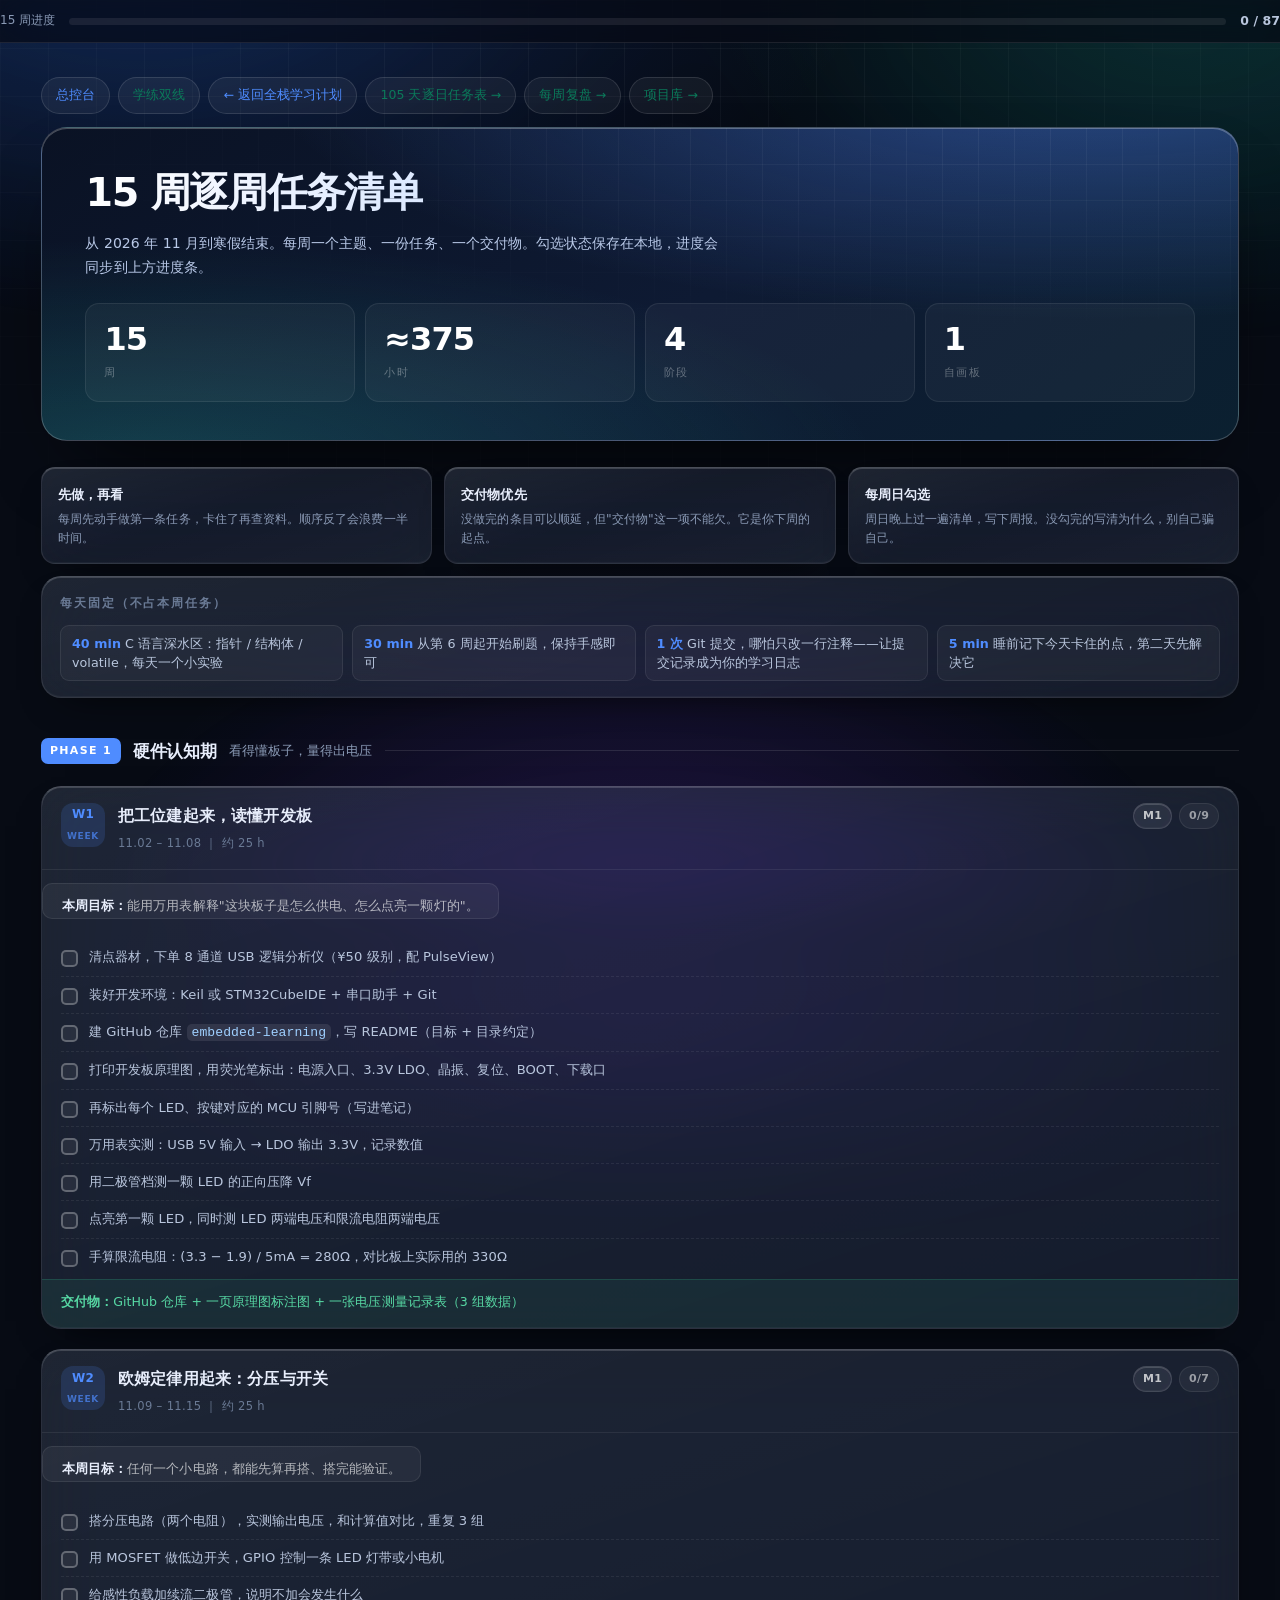
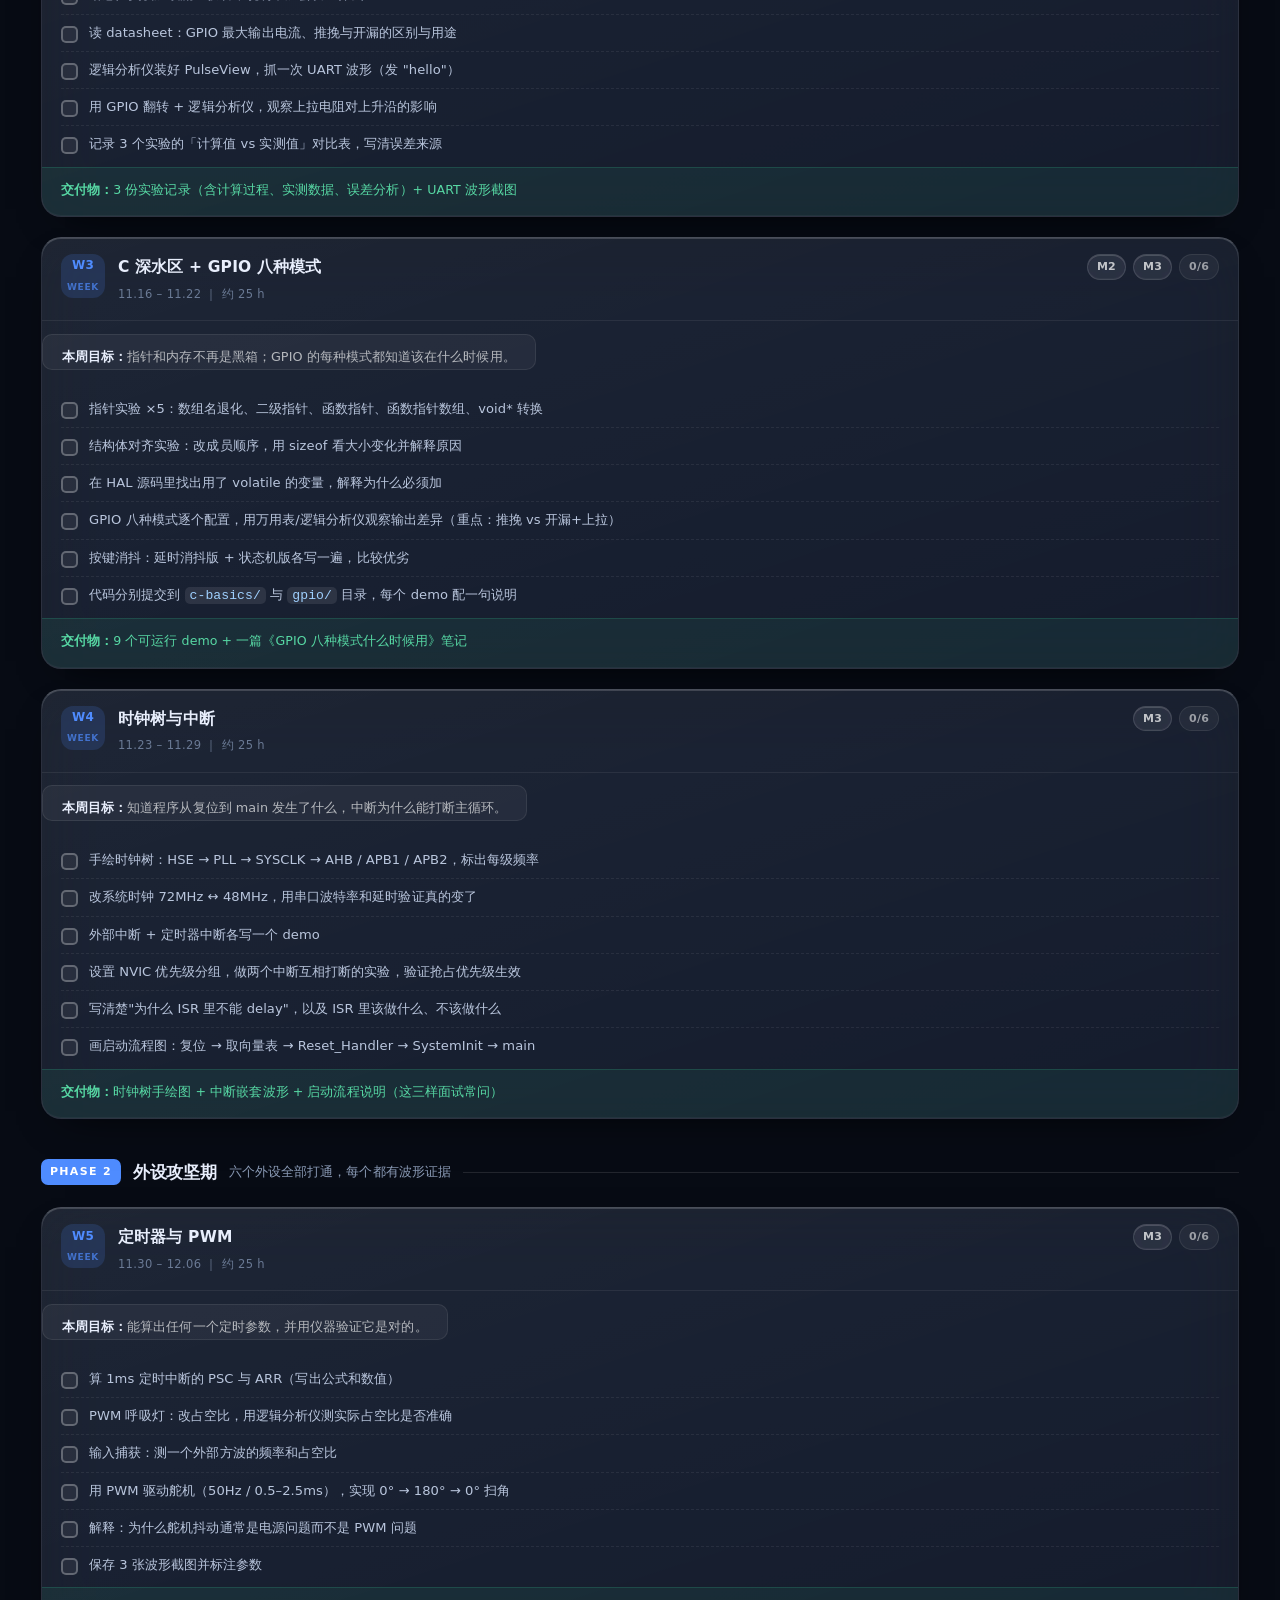
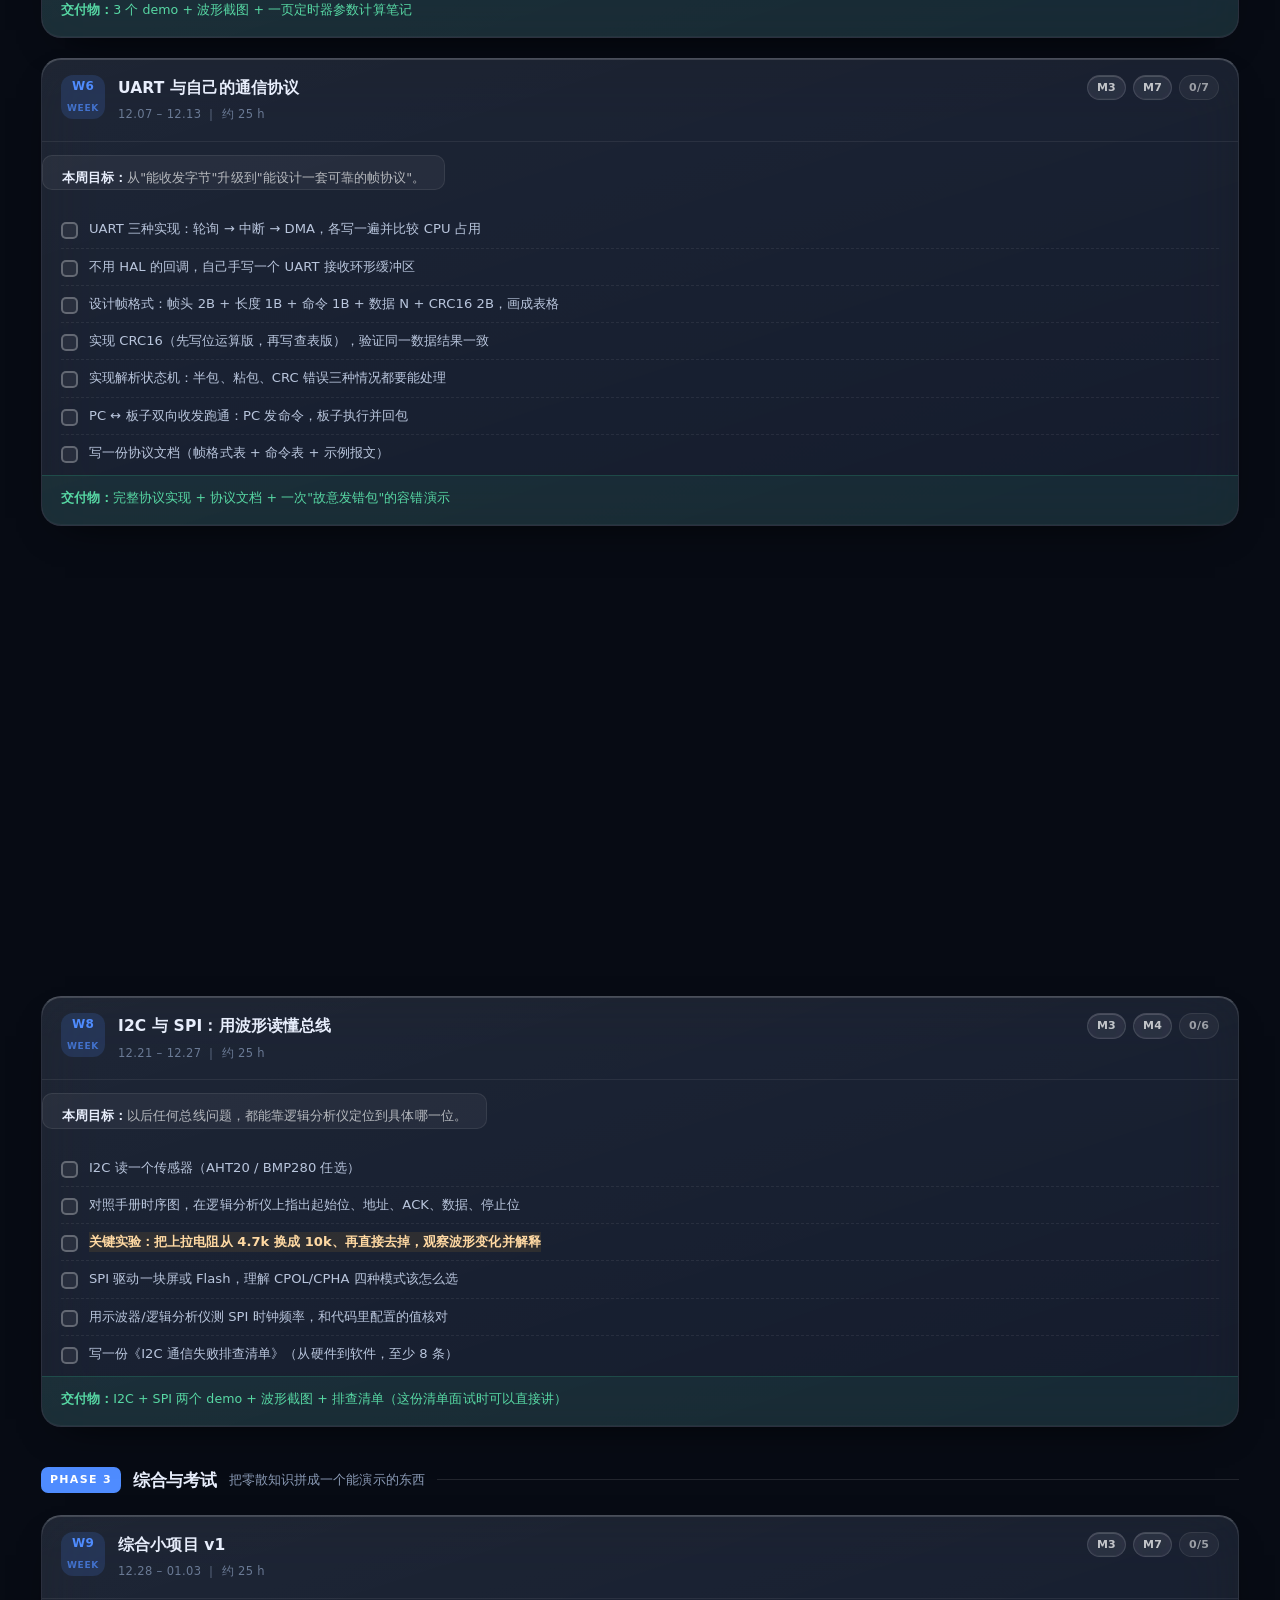
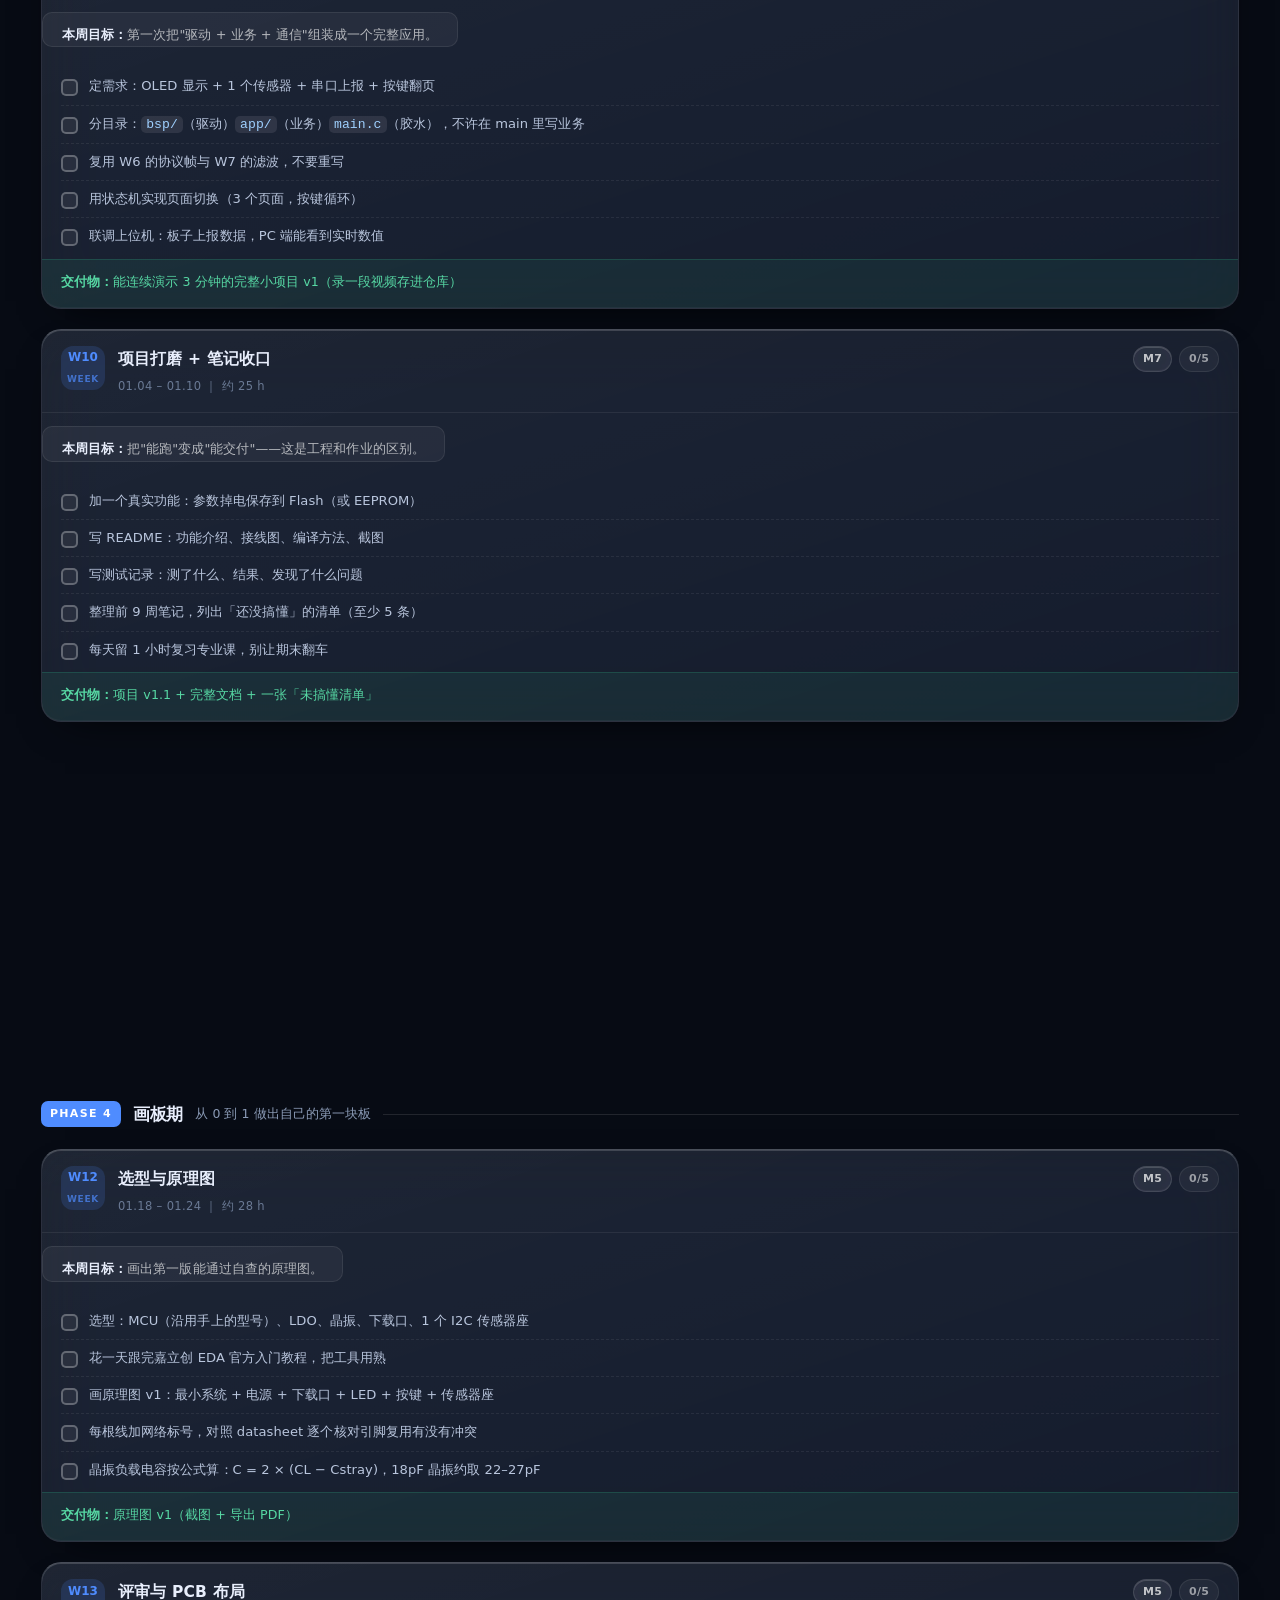
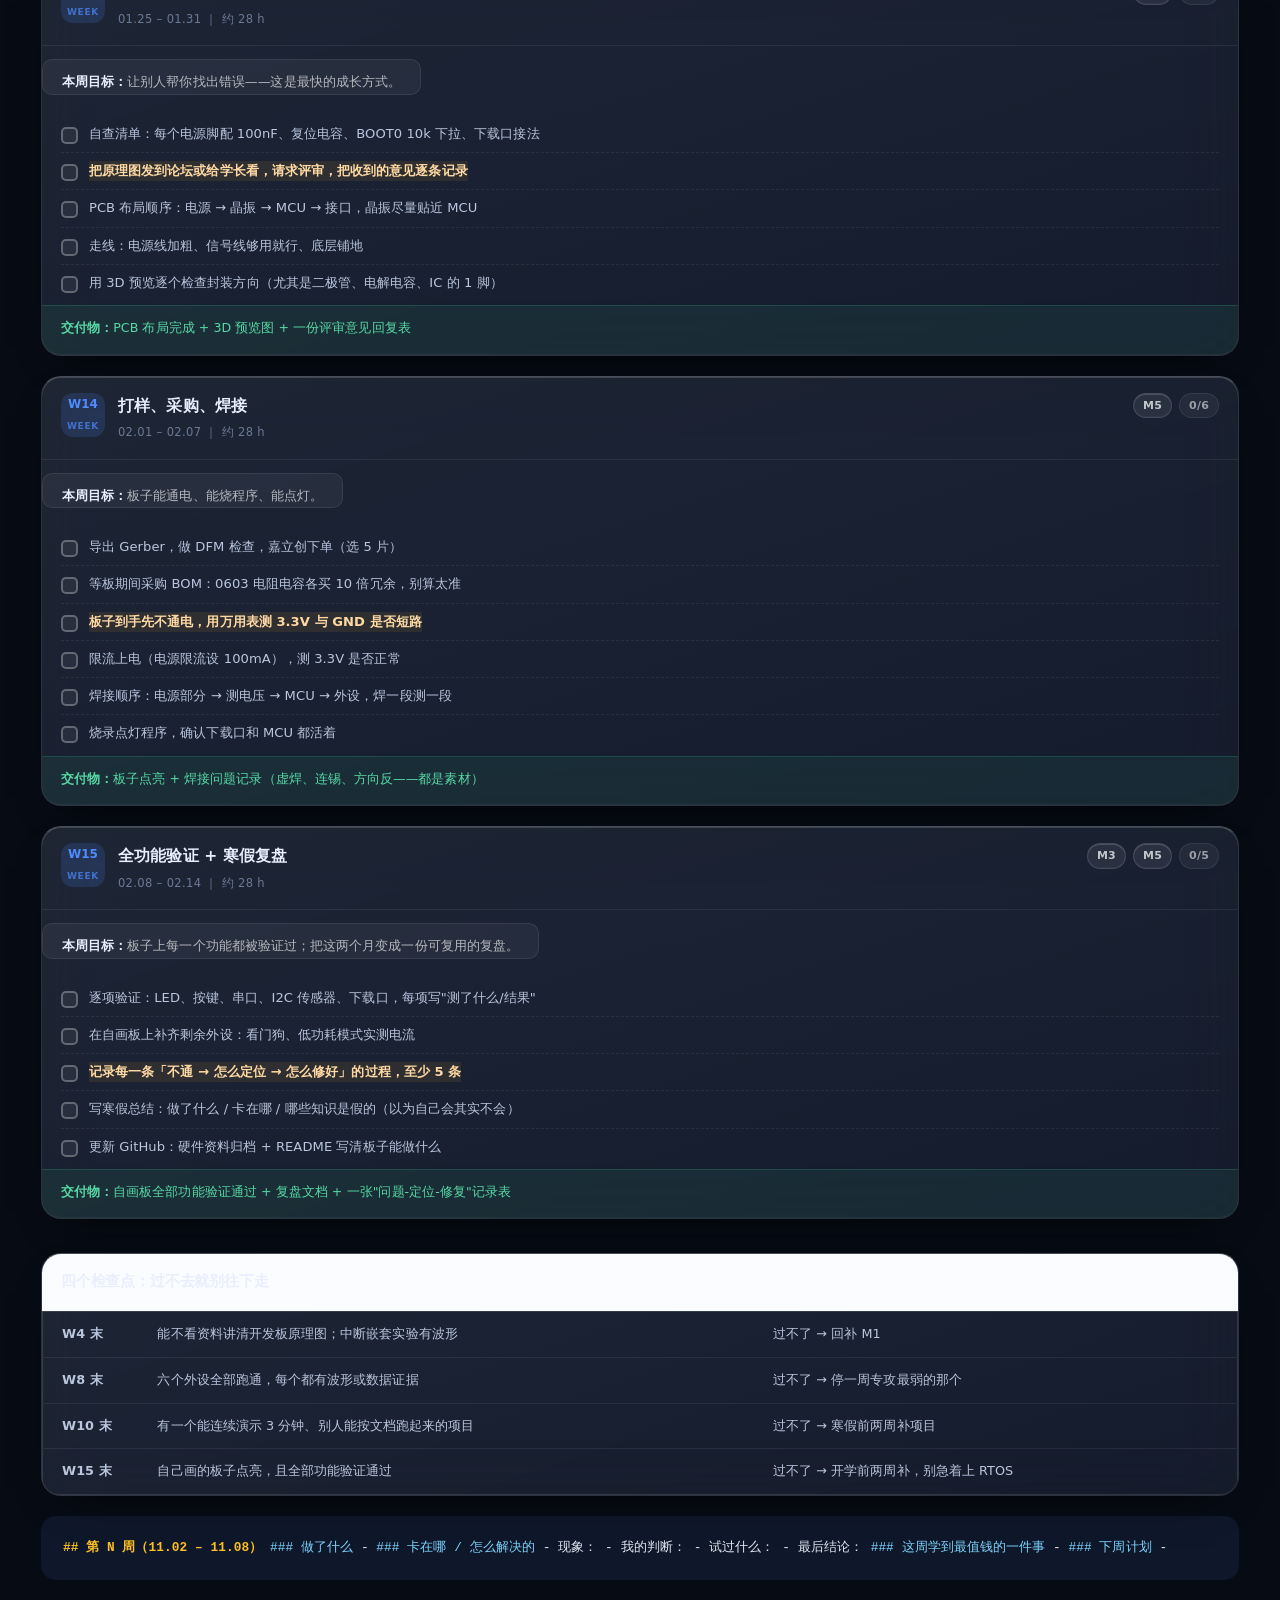
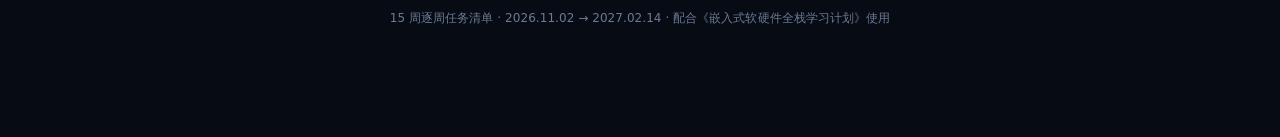
<file: 15周逐周任务清单.html>
<!DOCTYPE html>
<html lang="zh-CN">
<head>
<meta charset="UTF-8">
<meta name="viewport" content="width=device-width, initial-scale=1">
<title>15 周逐周任务清单 · 2026.11 → 2027.02</title>
<style>
  :root{
    --ink:#0f172a; --ink2:#334155; --ink3:#64748b; --ink4:#94a3b8;
    --line:#dde5f4; --line2:#eef2fa;
    --blue:#1d4ed8; --blue-soft:#eef3ff;
    --teal:#0f766e; --teal-soft:#e9faf6;
    --amber:#b45309; --amber-soft:#fff8e8;
    --green:#0b7a5a; --green-soft:#e9f9f2; --green-line:#cdeee0;
    --bg:#f5f7fc;
  }
  *{box-sizing:border-box}
  html{scroll-behavior:smooth;scroll-padding-top:82px}
  body{
    margin:0;color:var(--ink);line-height:1.68;
    font-family:"PingFang SC","Microsoft YaHei","Segoe UI",system-ui,-apple-system,sans-serif;
    background:radial-gradient(1000px 500px at 4% -8%,#e4edff 0%,transparent 58%),
               radial-gradient(900px 460px at 100% 1%,#e5f7f3 0%,transparent 52%),
               var(--bg);
    -webkit-font-smoothing:antialiased;
  }
  .wrap{max-width:1000px;margin:0 auto;padding:34px 22px 90px}

  /* top progress bar */
  .topbar{position:sticky;top:0;z-index:40;background:rgba(245,247,252,.9);backdrop-filter:blur(10px);
    border-bottom:1px solid var(--line);margin:0 -22px;padding:10px 22px}
  .topbar-in{max-width:1000px;margin:0 auto;display:flex;align-items:center;gap:14px}
  .topbar .label{font-size:12px;color:var(--ink3);white-space:nowrap}
  .bar{flex:1;height:7px;background:var(--line2);border-radius:99px;overflow:hidden}
  .bar i{display:block;height:100%;width:0;background:linear-gradient(90deg,#1d4ed8,#0f766e);border-radius:99px;transition:width .35s}
  .topbar .pct{font-size:12.5px;font-weight:700;color:var(--ink2);white-space:nowrap;font-variant-numeric:tabular-nums}

  /* hero */
  .hero{background:linear-gradient(125deg,#071e4a 0%,#1d4ed8 54%,#0f766e 128%);
    border-radius:22px;padding:34px 36px 30px;color:#fff;position:relative;overflow:hidden;
    box-shadow:0 24px 54px -30px rgba(9,30,74,.7)}
  .hero::after{content:"";position:absolute;right:-90px;top:-120px;width:320px;height:320px;border-radius:50%;
    background:radial-gradient(circle,rgba(255,255,255,.19),transparent 62%)}
  .eyebrow{margin:0 0 8px;font-size:11.5px;letter-spacing:.32em;opacity:.66}
  .hero h1{margin:0;font-size:clamp(23px,3.2vw,33px);font-weight:800;letter-spacing:.02em}
  .hero .lead{margin:11px 0 0;max-width:640px;font-size:14px;opacity:.92}
  .facts{display:grid;grid-template-columns:repeat(auto-fit,minmax(150px,1fr));gap:10px;margin-top:24px}
  .fact{background:rgba(255,255,255,.12);border:1px solid rgba(255,255,255,.2);border-radius:11px;padding:11px 13px}
  .fact b{display:block;font-size:19px;font-weight:800;line-height:1.2}
  .fact span{font-size:11.5px;opacity:.8}

  /* rules */
  .rules{margin-top:26px;display:grid;grid-template-columns:repeat(3,1fr);gap:12px}
  .rule{background:#fff;border:1px solid var(--line);border-radius:13px;padding:15px 16px}
  .rule b{display:block;font-size:13px;margin-bottom:4px}
  .rule span{font-size:12.3px;color:var(--ink3);line-height:1.55;display:block}

  /* daily */
  .daily{margin-top:12px;background:#fff;border:1px solid var(--line);border-radius:14px;padding:16px 18px}
  .daily h3{margin:0 0 10px;font-size:12px;letter-spacing:.16em;color:var(--ink4);font-weight:800}
  .daily .row{display:grid;grid-template-columns:repeat(auto-fit,minmax(200px,1fr));gap:9px}
  .daily .it{font-size:12.7px;color:var(--ink2);background:#f8faff;border:1px solid var(--line2);
    border-radius:9px;padding:8px 11px;line-height:1.5}
  .daily .it b{color:var(--blue);font-weight:700}

  /* phase */
  .phase{margin-top:38px;display:flex;align-items:center;gap:12px}
  .phase .pno{font-size:11px;font-weight:800;letter-spacing:.12em;color:#fff;background:var(--blue);
    border-radius:7px;padding:3px 9px}
  .phase h2{margin:0;font-size:17px;font-weight:800}
  .phase .pdesc{font-size:12.5px;color:var(--ink3)}
  .phase::after{content:"";flex:1;height:1px;background:var(--line)}

  /* week */
  .week{background:#fff;border:1px solid var(--line);border-radius:16px;margin-top:14px;
    box-shadow:0 10px 28px -28px rgba(15,23,42,.6);overflow:hidden}
  .wk-h{display:flex;align-items:flex-start;gap:13px;padding:16px 19px;border-bottom:1px solid var(--line2);
    background:linear-gradient(180deg,#fbfcff,#fff);flex-wrap:wrap}
  .wk-n{flex:0 0 auto;width:44px;height:44px;border-radius:12px;display:grid;place-items:center;
    background:var(--blue-soft);color:var(--blue);font-weight:800;font-size:12px;line-height:1.1;text-align:center}
  .wk-n small{display:block;font-size:9px;font-weight:700;letter-spacing:.08em;opacity:.7}
  .wk-t{flex:1;min-width:180px}
  .wk-t h3{margin:0;font-size:15.5px;font-weight:800;letter-spacing:.01em}
  .wk-t .date{font-size:11.5px;color:var(--ink4);letter-spacing:.03em;margin-top:2px}
  .wk-side{display:flex;align-items:center;gap:7px;flex-wrap:wrap}
  .pill{font-size:11px;border-radius:999px;padding:2px 9px;white-space:nowrap;background:#f5f8fd;color:var(--ink3)}
  .pill.mod{background:var(--teal-soft);color:var(--teal);font-weight:700}
  .pill.wk-cnt{background:#fff;border:1px solid var(--line);color:var(--ink3);font-variant-numeric:tabular-nums}

  .goal-line{padding:11px 19px 0;font-size:12.8px;color:var(--ink2)}
  .goal-line b{color:var(--ink);font-weight:700}

  .tasks{list-style:none;margin:0;padding:8px 19px 4px}
  .tasks li{border-bottom:1px dashed var(--line2)}
  .tasks li:last-child{border-bottom:none}
  .tasks label{display:flex;gap:11px;align-items:flex-start;padding:8px 0;cursor:pointer}
  .tasks input{appearance:none;-webkit-appearance:none;width:17px;height:17px;border:2px solid #c3d0ea;
    border-radius:5px;margin:3px 0 0;flex:0 0 auto;background:#fff;position:relative;cursor:pointer;transition:.15s}
  .tasks input:checked{background:var(--green);border-color:var(--green)}
  .tasks input:checked::after{content:"";position:absolute;left:4.5px;top:1px;width:4.5px;height:9px;
    border:solid #fff;border-width:0 2px 2px 0;transform:rotate(44deg)}
  .tasks span{font-size:13.1px;color:var(--ink2);line-height:1.55}
  .tasks input:checked + span{color:#a3b1c7;text-decoration:line-through}
  .tasks .warn{color:#9a3412;font-weight:600}

  .deliver{padding:11px 19px 15px;font-size:12.6px;color:var(--green);background:linear-gradient(180deg,#fff,#f6fdfa);
    border-top:1px solid var(--green-line)}
  .deliver b{font-weight:800}

  /* milestone table */
  .ms{margin-top:34px;background:#fff;border:1px solid var(--line);border-radius:15px;overflow:hidden}
  .ms h3{margin:0;padding:15px 19px;font-size:14.5px;font-weight:800;border-bottom:1px solid var(--line2);background:#fbfcff}
  .ms table{width:100%;border-collapse:collapse;font-size:12.8px}
  .ms td{padding:11px 19px;border-bottom:1px solid var(--line2);vertical-align:top}
  .ms tr:last-child td{border-bottom:none}
  .ms td:first-child{width:96px;color:var(--blue);font-weight:800;white-space:nowrap}
  .ms td:last-child{color:var(--ink3)}

  /* review template */
  .tpl{margin-top:20px;background:#0f172a;border-radius:15px;padding:20px 22px;color:#e2e8f0;
    font-family:ui-monospace,SFMono-Regular,Consolas,monospace;font-size:12.8px;line-height:1.85;overflow-x:auto}
  .tpl .c{color:#7dd3fc}
  .tpl .h{color:#fbbf24;font-weight:700}

  .foot{margin-top:28px;text-align:center;font-size:12px;color:var(--ink4)}
  .back{display:inline-block;margin-bottom:13px;font-size:12.5px;color:var(--blue);text-decoration:none;
    background:#fff;border:1px solid var(--line);border-radius:999px;padding:6px 14px}
  .back:hover{background:var(--blue);color:#fff;border-color:var(--blue)}

  @media (max-width:760px){
    .rules{grid-template-columns:1fr}
    .hero{padding:26px 20px}
    .wk-n{width:38px;height:38px;font-size:11px}
  }
  @media (max-width:520px){
    .wrap{padding:18px 13px 70px}
    .topbar{margin:0 -13px;padding:9px 13px}
    .tasks,.goal-line,.deliver,.wk-h{padding-left:14px;padding-right:14px}
  }
  @media print{
    body{background:#fff}
    .topbar{display:none}
    .week{break-inside:avoid;box-shadow:none}
  }
</style>
  <link rel="icon" href="favicon.ico">
<link rel="stylesheet" href="assets/theme.css">
</head>
<body>

<div class="topbar">
  <div class="topbar-in">
    <span class="label">15 周进度</span>
    <div class="bar"><i id="fill"></i></div>
    <span class="pct" id="pct">0 / 0</span>
  </div>
</div>

<div class="wrap">

  <div style="display:flex;gap:8px;flex-wrap:wrap;margin-bottom:13px">
    <a class="back" style="margin-bottom:0" href="学习总控台.html">总控台</a>
    <a class="back" style="margin-bottom:0;color:#0b7a5a;border-color:#cdeee0" href="学练双线.html">学练双线</a>
    <a class="back" style="margin-bottom:0" href="嵌入式软硬件全栈学习计划.html">← 返回全栈学习计划</a>
    <a class="back" style="margin-bottom:0;color:#0b7a5a;border-color:#cdeee0" href="105天逐日任务表.html">105 天逐日任务表 →</a>
    <a class="back" style="margin-bottom:0;color:#0b7a5a;border-color:#cdeee0" href="每周复盘-周报.html">每周复盘 →</a>
    <a class="back" style="margin-bottom:0;color:#0b7a5a;border-color:#cdeee0" href="项目库.html">项目库 →</a>
  </div>

  <header class="hero">
    <h1>15 周逐周任务清单</h1>
    <p class="lead">从 2026 年 11 月到寒假结束。每周一个主题、一份任务、一个交付物。勾选状态保存在本地，进度会同步到上方进度条。</p>
    <div class="facts">
      <div class="fact"><b>15</b><span>周</span></div>
      <div class="fact"><b>≈375</b><span>小时</span></div>
      <div class="fact"><b>4</b><span>阶段</span></div>
      <div class="fact"><b>1</b><span>自画板</span></div>
    </div>
  </header>

  <div class="rules">
    <article class="rule"><b>先做，再看</b><span>每周先动手做第一条任务，卡住了再查资料。顺序反了会浪费一半时间。</span></article>
    <article class="rule"><b>交付物优先</b><span>没做完的条目可以顺延，但"交付物"这一项不能欠。它是你下周的起点。</span></article>
    <article class="rule"><b>每周日勾选</b><span>周日晚上过一遍清单，写下周报。没勾完的写清为什么，别自己骗自己。</span></article>
  </div>

  <div class="daily">
    <h3>每天固定（不占本周任务）</h3>
    <div class="row">
      <div class="it"><b>40 min</b> C 语言深水区：指针 / 结构体 / volatile，每天一个小实验</div>
      <div class="it"><b>30 min</b> 从第 6 周起开始刷题，保持手感即可</div>
      <div class="it"><b>1 次</b> Git 提交，哪怕只改一行注释——让提交记录成为你的学习日志</div>
      <div class="it"><b>5 min</b> 睡前记下今天卡住的点，第二天先解决它</div>
    </div>
  </div>

  <!-- ================= PHASE 1 ================= -->
  <div class="phase" id="p1">
    <span class="pno">PHASE 1</span>
    <h2>硬件认知期</h2>
    <span class="pdesc">看得懂板子，量得出电压</span>
  </div>

  <article class="week">
    <div class="wk-h">
      <div class="wk-n">W1<small>WEEK</small></div>
      <div class="wk-t"><h3>把工位建起来，读懂开发板</h3><div class="date">11.02 – 11.08 ｜ 约 25 h</div></div>
      <div class="wk-side"><span class="pill mod">M1</span><span class="pill wk-cnt" data-wk>0/9</span></div>
    </div>
    <p class="goal-line"><b>本周目标：</b>能用万用表解释"这块板子是怎么供电、怎么点亮一颗灯的"。</p>
    <ul class="tasks">
      <li><label><input type="checkbox" data-id="w1t1"><span>清点器材，下单 8 通道 USB 逻辑分析仪（¥50 级别，配 PulseView）</span></label></li>
      <li><label><input type="checkbox" data-id="w1t2"><span>装好开发环境：Keil 或 STM32CubeIDE + 串口助手 + Git</span></label></li>
      <li><label><input type="checkbox" data-id="w1t3"><span>建 GitHub 仓库 <code>embedded-learning</code>，写 README（目标 + 目录约定）</span></label></li>
      <li><label><input type="checkbox" data-id="w1t4"><span>打印开发板原理图，用荧光笔标出：电源入口、3.3V LDO、晶振、复位、BOOT、下载口</span></label></li>
      <li><label><input type="checkbox" data-id="w1t5"><span>再标出每个 LED、按键对应的 MCU 引脚号（写进笔记）</span></label></li>
      <li><label><input type="checkbox" data-id="w1t6"><span>万用表实测：USB 5V 输入 → LDO 输出 3.3V，记录数值</span></label></li>
      <li><label><input type="checkbox" data-id="w1t7"><span>用二极管档测一颗 LED 的正向压降 Vf</span></label></li>
      <li><label><input type="checkbox" data-id="w1t8"><span>点亮第一颗 LED，同时测 LED 两端电压和限流电阻两端电压</span></label></li>
      <li><label><input type="checkbox" data-id="w1t9"><span>手算限流电阻：(3.3 − 1.9) / 5mA = 280Ω，对比板上实际用的 330Ω</span></label></li>
    </ul>
    <div class="deliver"><b>交付物：</b>GitHub 仓库 + 一页原理图标注图 + 一张电压测量记录表（3 组数据）</div>
  </article>

  <article class="week">
    <div class="wk-h">
      <div class="wk-n">W2<small>WEEK</small></div>
      <div class="wk-t"><h3>欧姆定律用起来：分压与开关</h3><div class="date">11.09 – 11.15 ｜ 约 25 h</div></div>
      <div class="wk-side"><span class="pill mod">M1</span><span class="pill wk-cnt" data-wk>0/7</span></div>
    </div>
    <p class="goal-line"><b>本周目标：</b>任何一个小电路，都能先算再搭、搭完能验证。</p>
    <ul class="tasks">
      <li><label><input type="checkbox" data-id="w2t1"><span>搭分压电路（两个电阻），实测输出电压，和计算值对比，重复 3 组</span></label></li>
      <li><label><input type="checkbox" data-id="w2t2"><span>用 MOSFET 做低边开关，GPIO 控制一条 LED 灯带或小电机</span></label></li>
      <li><label><input type="checkbox" data-id="w2t3"><span>给感性负载加续流二极管，说明不加会发生什么</span></label></li>
      <li><label><input type="checkbox" data-id="w2t4"><span>读 datasheet：GPIO 最大输出电流、推挽与开漏的区别与用途</span></label></li>
      <li><label><input type="checkbox" data-id="w2t5"><span>逻辑分析仪装好 PulseView，抓一次 UART 波形（发 "hello"）</span></label></li>
      <li><label><input type="checkbox" data-id="w2t6"><span>用 GPIO 翻转 + 逻辑分析仪，观察上拉电阻对上升沿的影响</span></label></li>
      <li><label><input type="checkbox" data-id="w2t7"><span>记录 3 个实验的「计算值 vs 实测值」对比表，写清误差来源</span></label></li>
    </ul>
    <div class="deliver"><b>交付物：</b>3 份实验记录（含计算过程、实测数据、误差分析）+ UART 波形截图</div>
  </article>

  <article class="week">
    <div class="wk-h">
      <div class="wk-n">W3<small>WEEK</small></div>
      <div class="wk-t"><h3>C 深水区 + GPIO 八种模式</h3><div class="date">11.16 – 11.22 ｜ 约 25 h</div></div>
      <div class="wk-side"><span class="pill mod">M2</span><span class="pill mod">M3</span><span class="pill wk-cnt" data-wk>0/6</span></div>
    </div>
    <p class="goal-line"><b>本周目标：</b>指针和内存不再是黑箱；GPIO 的每种模式都知道该在什么时候用。</p>
    <ul class="tasks">
      <li><label><input type="checkbox" data-id="w3t1"><span>指针实验 ×5：数组名退化、二级指针、函数指针、函数指针数组、void* 转换</span></label></li>
      <li><label><input type="checkbox" data-id="w3t2"><span>结构体对齐实验：改成员顺序，用 sizeof 看大小变化并解释原因</span></label></li>
      <li><label><input type="checkbox" data-id="w3t3"><span>在 HAL 源码里找出用了 volatile 的变量，解释为什么必须加</span></label></li>
      <li><label><input type="checkbox" data-id="w3t4"><span>GPIO 八种模式逐个配置，用万用表/逻辑分析仪观察输出差异（重点：推挽 vs 开漏+上拉）</span></label></li>
      <li><label><input type="checkbox" data-id="w3t5"><span>按键消抖：延时消抖版 + 状态机版各写一遍，比较优劣</span></label></li>
      <li><label><input type="checkbox" data-id="w3t6"><span>代码分别提交到 <code>c-basics/</code> 与 <code>gpio/</code> 目录，每个 demo 配一句说明</span></label></li>
    </ul>
    <div class="deliver"><b>交付物：</b>9 个可运行 demo + 一篇《GPIO 八种模式什么时候用》笔记</div>
  </article>

  <article class="week">
    <div class="wk-h">
      <div class="wk-n">W4<small>WEEK</small></div>
      <div class="wk-t"><h3>时钟树与中断</h3><div class="date">11.23 – 11.29 ｜ 约 25 h</div></div>
      <div class="wk-side"><span class="pill mod">M3</span><span class="pill wk-cnt" data-wk>0/6</span></div>
    </div>
    <p class="goal-line"><b>本周目标：</b>知道程序从复位到 main 发生了什么，中断为什么能打断主循环。</p>
    <ul class="tasks">
      <li><label><input type="checkbox" data-id="w4t1"><span>手绘时钟树：HSE → PLL → SYSCLK → AHB / APB1 / APB2，标出每级频率</span></label></li>
      <li><label><input type="checkbox" data-id="w4t2"><span>改系统时钟 72MHz ↔ 48MHz，用串口波特率和延时验证真的变了</span></label></li>
      <li><label><input type="checkbox" data-id="w4t3"><span>外部中断 + 定时器中断各写一个 demo</span></label></li>
      <li><label><input type="checkbox" data-id="w4t4"><span>设置 NVIC 优先级分组，做两个中断互相打断的实验，验证抢占优先级生效</span></label></li>
      <li><label><input type="checkbox" data-id="w4t5"><span>写清楚"为什么 ISR 里不能 delay"，以及 ISR 里该做什么、不该做什么</span></label></li>
      <li><label><input type="checkbox" data-id="w4t6"><span>画启动流程图：复位 → 取向量表 → Reset_Handler → SystemInit → main</span></label></li>
    </ul>
    <div class="deliver"><b>交付物：</b>时钟树手绘图 + 中断嵌套波形 + 启动流程说明（这三样面试常问）</div>
  </article>

  <!-- ================= PHASE 2 ================= -->
  <div class="phase" id="p2">
    <span class="pno">PHASE 2</span>
    <h2>外设攻坚期</h2>
    <span class="pdesc">六个外设全部打通，每个都有波形证据</span>
  </div>

  <article class="week">
    <div class="wk-h">
      <div class="wk-n">W5<small>WEEK</small></div>
      <div class="wk-t"><h3>定时器与 PWM</h3><div class="date">11.30 – 12.06 ｜ 约 25 h</div></div>
      <div class="wk-side"><span class="pill mod">M3</span><span class="pill wk-cnt" data-wk>0/6</span></div>
    </div>
    <p class="goal-line"><b>本周目标：</b>能算出任何一个定时参数，并用仪器验证它是对的。</p>
    <ul class="tasks">
      <li><label><input type="checkbox" data-id="w5t1"><span>算 1ms 定时中断的 PSC 与 ARR（写出公式和数值）</span></label></li>
      <li><label><input type="checkbox" data-id="w5t2"><span>PWM 呼吸灯：改占空比，用逻辑分析仪测实际占空比是否准确</span></label></li>
      <li><label><input type="checkbox" data-id="w5t3"><span>输入捕获：测一个外部方波的频率和占空比</span></label></li>
      <li><label><input type="checkbox" data-id="w5t4"><span>用 PWM 驱动舵机（50Hz / 0.5–2.5ms），实现 0° → 180° → 0° 扫角</span></label></li>
      <li><label><input type="checkbox" data-id="w5t5"><span>解释：为什么舵机抖动通常是电源问题而不是 PWM 问题</span></label></li>
      <li><label><input type="checkbox" data-id="w5t6"><span>保存 3 张波形截图并标注参数</span></label></li>
    </ul>
    <div class="deliver"><b>交付物：</b>3 个 demo + 波形截图 + 一页定时器参数计算笔记</div>
  </article>

  <article class="week">
    <div class="wk-h">
      <div class="wk-n">W6<small>WEEK</small></div>
      <div class="wk-t"><h3>UART 与自己的通信协议</h3><div class="date">12.07 – 12.13 ｜ 约 25 h</div></div>
      <div class="wk-side"><span class="pill mod">M3</span><span class="pill mod">M7</span><span class="pill wk-cnt" data-wk>0/7</span></div>
    </div>
    <p class="goal-line"><b>本周目标：</b>从"能收发字节"升级到"能设计一套可靠的帧协议"。</p>
    <ul class="tasks">
      <li><label><input type="checkbox" data-id="w6t1"><span>UART 三种实现：轮询 → 中断 → DMA，各写一遍并比较 CPU 占用</span></label></li>
      <li><label><input type="checkbox" data-id="w6t2"><span>不用 HAL 的回调，自己手写一个 UART 接收环形缓冲区</span></label></li>
      <li><label><input type="checkbox" data-id="w6t3"><span>设计帧格式：帧头 2B + 长度 1B + 命令 1B + 数据 N + CRC16 2B，画成表格</span></label></li>
      <li><label><input type="checkbox" data-id="w6t4"><span>实现 CRC16（先写位运算版，再写查表版），验证同一数据结果一致</span></label></li>
      <li><label><input type="checkbox" data-id="w6t5"><span>实现解析状态机：半包、粘包、CRC 错误三种情况都要能处理</span></label></li>
      <li><label><input type="checkbox" data-id="w6t6"><span>PC ↔ 板子双向收发跑通：PC 发命令，板子执行并回包</span></label></li>
      <li><label><input type="checkbox" data-id="w6t7"><span>写一份协议文档（帧格式表 + 命令表 + 示例报文）</span></label></li>
    </ul>
    <div class="deliver"><b>交付物：</b>完整协议实现 + 协议文档 + 一次"故意发错包"的容错演示</div>
  </article>

  <article class="week">
    <div class="wk-h">
      <div class="wk-n">W7<small>WEEK</small></div>
      <div class="wk-t"><h3>ADC 与 DMA</h3><div class="date">12.14 – 12.20 ｜ 约 25 h</div></div>
      <div class="wk-side"><span class="pill mod">M3</span><span class="pill wk-cnt" data-wk>0/6</span></div>
    </div>
    <p class="goal-line"><b>本周目标：</b>理解"采样不是读一个数那么简单"，并掌握 DMA 搬运。</p>
    <ul class="tasks">
      <li><label><input type="checkbox" data-id="w7t1"><span>ADC 三种方式：单次转换 / 连续转换 / DMA 循环，各跑一遍</span></label></li>
      <li><label><input type="checkbox" data-id="w7t2"><span>采样时间实验：同一路电压用 3 种采样时间各测 10 次，记录波动范围</span></label></li>
      <li><label><input type="checkbox" data-id="w7t3"><span>采集电位器电压，串口打印并画出数值变化</span></label></li>
      <li><label><input type="checkbox" data-id="w7t4"><span>实现滑动平均滤波与中值滤波，对比两者的延迟与平滑效果</span></label></li>
      <li><label><input type="checkbox" data-id="w7t5"><span>说清 DMA 的通道、地址自增、传输完成中断、循环模式</span></label></li>
      <li><label><input type="checkbox" data-id="w7t6"><span>整理一张精度对比表（不同采样时间 / 有无滤波）</span></label></li>
    </ul>
    <div class="deliver"><b>交付物：</b>3 个 demo + 精度对比表 + 一篇《ADC 精度为什么不准》笔记</div>
  </article>

  <article class="week">
    <div class="wk-h">
      <div class="wk-n">W8<small>WEEK</small></div>
      <div class="wk-t"><h3>I2C 与 SPI：用波形读懂总线</h3><div class="date">12.21 – 12.27 ｜ 约 25 h</div></div>
      <div class="wk-side"><span class="pill mod">M3</span><span class="pill mod">M4</span><span class="pill wk-cnt" data-wk>0/6</span></div>
    </div>
    <p class="goal-line"><b>本周目标：</b>以后任何总线问题，都能靠逻辑分析仪定位到具体哪一位。</p>
    <ul class="tasks">
      <li><label><input type="checkbox" data-id="w8t1"><span>I2C 读一个传感器（AHT20 / BMP280 任选）</span></label></li>
      <li><label><input type="checkbox" data-id="w8t2"><span>对照手册时序图，在逻辑分析仪上指出起始位、地址、ACK、数据、停止位</span></label></li>
      <li><label><input type="checkbox" data-id="w8t3"><span class="warn">关键实验：把上拉电阻从 4.7k 换成 10k、再直接去掉，观察波形变化并解释</span></label></li>
      <li><label><input type="checkbox" data-id="w8t4"><span>SPI 驱动一块屏或 Flash，理解 CPOL/CPHA 四种模式该怎么选</span></label></li>
      <li><label><input type="checkbox" data-id="w8t5"><span>用示波器/逻辑分析仪测 SPI 时钟频率，和代码里配置的值核对</span></label></li>
      <li><label><input type="checkbox" data-id="w8t6"><span>写一份《I2C 通信失败排查清单》（从硬件到软件，至少 8 条）</span></label></li>
    </ul>
    <div class="deliver"><b>交付物：</b>I2C + SPI 两个 demo + 波形截图 + 排查清单（这份清单面试时可以直接讲）</div>
  </article>

  <!-- ================= PHASE 3 ================= -->
  <div class="phase" id="p3">
    <span class="pno">PHASE 3</span>
    <h2>综合与考试</h2>
    <span class="pdesc">把零散知识拼成一个能演示的东西</span>
  </div>

  <article class="week">
    <div class="wk-h">
      <div class="wk-n">W9<small>WEEK</small></div>
      <div class="wk-t"><h3>综合小项目 v1</h3><div class="date">12.28 – 01.03 ｜ 约 25 h</div></div>
      <div class="wk-side"><span class="pill mod">M3</span><span class="pill mod">M7</span><span class="pill wk-cnt" data-wk>0/5</span></div>
    </div>
    <p class="goal-line"><b>本周目标：</b>第一次把"驱动 + 业务 + 通信"组装成一个完整应用。</p>
    <ul class="tasks">
      <li><label><input type="checkbox" data-id="w9t1"><span>定需求：OLED 显示 + 1 个传感器 + 串口上报 + 按键翻页</span></label></li>
      <li><label><input type="checkbox" data-id="w9t2"><span>分目录：<code>bsp/</code>（驱动）<code>app/</code>（业务）<code>main.c</code>（胶水），不许在 main 里写业务</span></label></li>
      <li><label><input type="checkbox" data-id="w9t3"><span>复用 W6 的协议帧与 W7 的滤波，不要重写</span></label></li>
      <li><label><input type="checkbox" data-id="w9t4"><span>用状态机实现页面切换（3 个页面，按键循环）</span></label></li>
      <li><label><input type="checkbox" data-id="w9t5"><span>联调上位机：板子上报数据，PC 端能看到实时数值</span></label></li>
    </ul>
    <div class="deliver"><b>交付物：</b>能连续演示 3 分钟的完整小项目 v1（录一段视频存进仓库）</div>
  </article>

  <article class="week">
    <div class="wk-h">
      <div class="wk-n">W10<small>WEEK</small></div>
      <div class="wk-t"><h3>项目打磨 + 笔记收口</h3><div class="date">01.04 – 01.10 ｜ 约 25 h</div></div>
      <div class="wk-side"><span class="pill mod">M7</span><span class="pill wk-cnt" data-wk>0/5</span></div>
    </div>
    <p class="goal-line"><b>本周目标：</b>把"能跑"变成"能交付"——这是工程和作业的区别。</p>
    <ul class="tasks">
      <li><label><input type="checkbox" data-id="w10t1"><span>加一个真实功能：参数掉电保存到 Flash（或 EEPROM）</span></label></li>
      <li><label><input type="checkbox" data-id="w10t2"><span>写 README：功能介绍、接线图、编译方法、截图</span></label></li>
      <li><label><input type="checkbox" data-id="w10t3"><span>写测试记录：测了什么、结果、发现了什么问题</span></label></li>
      <li><label><input type="checkbox" data-id="w10t4"><span>整理前 9 周笔记，列出「还没搞懂」的清单（至少 5 条）</span></label></li>
      <li><label><input type="checkbox" data-id="w10t5"><span>每天留 1 小时复习专业课，别让期末翻车</span></label></li>
    </ul>
    <div class="deliver"><b>交付物：</b>项目 v1.1 + 完整文档 + 一张「未搞懂清单」</div>
  </article>

  <article class="week">
    <div class="wk-h">
      <div class="wk-n">W11<small>考试周</small></div>
      <div class="wk-t"><h3>保底模式：只维持手感</h3><div class="date">01.11 – 01.17 ｜ 约 8 h</div></div>
      <div class="wk-side"><span class="pill">缓冲</span><span class="pill wk-cnt" data-wk>0/3</span></div>
    </div>
    <p class="goal-line"><b>本周目标：</b>不碰新外设。GPA 也是保研和部分企业筛选的门槛。</p>
    <ul class="tasks">
      <li><label><input type="checkbox" data-id="w11t1"><span>每天 40 分钟 C 深水区，保持手感</span></label></li>
      <li><label><input type="checkbox" data-id="w11t2"><span>每天 30 分钟刷题（已开始的题号继续往下）</span></label></li>
      <li><label><input type="checkbox" data-id="w11t3"><span>考完后花 2 小时把前 10 周的代码过一遍，标出想重构的地方</span></label></li>
    </ul>
    <div class="deliver"><b>交付物：</b>无硬性产出——本周的产出就是考试不挂科</div>
  </article>

  <!-- ================= PHASE 4 ================= -->
  <div class="phase" id="p4">
    <span class="pno">PHASE 4</span>
    <h2>画板期</h2>
    <span class="pdesc">从 0 到 1 做出自己的第一块板</span>
  </div>

  <article class="week">
    <div class="wk-h">
      <div class="wk-n">W12<small>WEEK</small></div>
      <div class="wk-t"><h3>选型与原理图</h3><div class="date">01.18 – 01.24 ｜ 约 28 h</div></div>
      <div class="wk-side"><span class="pill mod">M5</span><span class="pill wk-cnt" data-wk>0/5</span></div>
    </div>
    <p class="goal-line"><b>本周目标：</b>画出第一版能通过自查的原理图。</p>
    <ul class="tasks">
      <li><label><input type="checkbox" data-id="w12t1"><span>选型：MCU（沿用手上的型号）、LDO、晶振、下载口、1 个 I2C 传感器座</span></label></li>
      <li><label><input type="checkbox" data-id="w12t2"><span>花一天跟完嘉立创 EDA 官方入门教程，把工具用熟</span></label></li>
      <li><label><input type="checkbox" data-id="w12t3"><span>画原理图 v1：最小系统 + 电源 + 下载口 + LED + 按键 + 传感器座</span></label></li>
      <li><label><input type="checkbox" data-id="w12t4"><span>每根线加网络标号，对照 datasheet 逐个核对引脚复用有没有冲突</span></label></li>
      <li><label><input type="checkbox" data-id="w12t5"><span>晶振负载电容按公式算：C = 2 × (CL − Cstray)，18pF 晶振约取 22–27pF</span></label></li>
    </ul>
    <div class="deliver"><b>交付物：</b>原理图 v1（截图 + 导出 PDF）</div>
  </article>

  <article class="week">
    <div class="wk-h">
      <div class="wk-n">W13<small>WEEK</small></div>
      <div class="wk-t"><h3>评审与 PCB 布局</h3><div class="date">01.25 – 01.31 ｜ 约 28 h</div></div>
      <div class="wk-side"><span class="pill mod">M5</span><span class="pill wk-cnt" data-wk>0/5</span></div>
    </div>
    <p class="goal-line"><b>本周目标：</b>让别人帮你找出错误——这是最快的成长方式。</p>
    <ul class="tasks">
      <li><label><input type="checkbox" data-id="w13t1"><span>自查清单：每个电源脚配 100nF、复位电容、BOOT0 10k 下拉、下载口接法</span></label></li>
      <li><label><input type="checkbox" data-id="w13t2"><span class="warn">把原理图发到论坛或给学长看，请求评审，把收到的意见逐条记录</span></label></li>
      <li><label><input type="checkbox" data-id="w13t3"><span>PCB 布局顺序：电源 → 晶振 → MCU → 接口，晶振尽量贴近 MCU</span></label></li>
      <li><label><input type="checkbox" data-id="w13t4"><span>走线：电源线加粗、信号线够用就行、底层铺地</span></label></li>
      <li><label><input type="checkbox" data-id="w13t5"><span>用 3D 预览逐个检查封装方向（尤其是二极管、电解电容、IC 的 1 脚）</span></label></li>
    </ul>
    <div class="deliver"><b>交付物：</b>PCB 布局完成 + 3D 预览图 + 一份评审意见回复表</div>
  </article>

  <article class="week">
    <div class="wk-h">
      <div class="wk-n">W14<small>WEEK</small></div>
      <div class="wk-t"><h3>打样、采购、焊接</h3><div class="date">02.01 – 02.07 ｜ 约 28 h</div></div>
      <div class="wk-side"><span class="pill mod">M5</span><span class="pill wk-cnt" data-wk>0/6</span></div>
    </div>
    <p class="goal-line"><b>本周目标：</b>板子能通电、能烧程序、能点灯。</p>
    <ul class="tasks">
      <li><label><input type="checkbox" data-id="w14t1"><span>导出 Gerber，做 DFM 检查，嘉立创下单（选 5 片）</span></label></li>
      <li><label><input type="checkbox" data-id="w14t2"><span>等板期间采购 BOM：0603 电阻电容各买 10 倍冗余，别算太准</span></label></li>
      <li><label><input type="checkbox" data-id="w14t3"><span class="warn">板子到手先不通电，用万用表测 3.3V 与 GND 是否短路</span></label></li>
      <li><label><input type="checkbox" data-id="w14t4"><span>限流上电（电源限流设 100mA），测 3.3V 是否正常</span></label></li>
      <li><label><input type="checkbox" data-id="w14t5"><span>焊接顺序：电源部分 → 测电压 → MCU → 外设，焊一段测一段</span></label></li>
      <li><label><input type="checkbox" data-id="w14t6"><span>烧录点灯程序，确认下载口和 MCU 都活着</span></label></li>
    </ul>
    <div class="deliver"><b>交付物：</b>板子点亮 + 焊接问题记录（虚焊、连锡、方向反——都是素材）</div>
  </article>

  <article class="week">
    <div class="wk-h">
      <div class="wk-n">W15<small>WEEK</small></div>
      <div class="wk-t"><h3>全功能验证 + 寒假复盘</h3><div class="date">02.08 – 02.14 ｜ 约 28 h</div></div>
      <div class="wk-side"><span class="pill mod">M3</span><span class="pill mod">M5</span><span class="pill wk-cnt" data-wk>0/5</span></div>
    </div>
    <p class="goal-line"><b>本周目标：</b>板子上每一个功能都被验证过；把这两个月变成一份可复用的复盘。</p>
    <ul class="tasks">
      <li><label><input type="checkbox" data-id="w15t1"><span>逐项验证：LED、按键、串口、I2C 传感器、下载口，每项写"测了什么/结果"</span></label></li>
      <li><label><input type="checkbox" data-id="w15t2"><span>在自画板上补齐剩余外设：看门狗、低功耗模式实测电流</span></label></li>
      <li><label><input type="checkbox" data-id="w15t3"><span class="warn">记录每一条「不通 → 怎么定位 → 怎么修好」的过程，至少 5 条</span></label></li>
      <li><label><input type="checkbox" data-id="w15t4"><span>写寒假总结：做了什么 / 卡在哪 / 哪些知识是假的（以为自己会其实不会）</span></label></li>
      <li><label><input type="checkbox" data-id="w15t5"><span>更新 GitHub：硬件资料归档 + README 写清板子能做什么</span></label></li>
    </ul>
    <div class="deliver"><b>交付物：</b>自画板全部功能验证通过 + 复盘文档 + 一张"问题-定位-修复"记录表</div>
  </article>

  <!-- 里程碑 -->
  <div class="ms">
    <h3>四个检查点：过不去就别往下走</h3>
    <table>
      <tr><td>W4 末</td><td>能不看资料讲清开发板原理图；中断嵌套实验有波形</td><td>过不了 → 回补 M1</td></tr>
      <tr><td>W8 末</td><td>六个外设全部跑通，每个都有波形或数据证据</td><td>过不了 → 停一周专攻最弱的那个</td></tr>
      <tr><td>W10 末</td><td>有一个能连续演示 3 分钟、别人能按文档跑起来的项目</td><td>过不了 → 寒假前两周补项目</td></tr>
      <tr><td>W15 末</td><td>自己画的板子点亮，且全部功能验证通过</td><td>过不了 → 开学前两周补，别急着上 RTOS</td></tr>
    </table>
  </div>

  <!-- 周报模板 -->
  <div class="tpl">
<span class="h">## 第 N 周（11.02 – 11.08）</span>

<span class="c">### 做了什么</span>
-

<span class="c">### 卡在哪 / 怎么解决的</span>
- 现象：
- 我的判断：
- 试过什么：
- 最后结论：

<span class="c">### 这周学到最值钱的一件事</span>
-

<span class="c">### 下周计划</span>
-
  </div>

  <p class="foot">15 周逐周任务清单 · 2026.11.02 → 2027.02.14 · 配合《嵌入式软硬件全栈学习计划》使用</p>
</div>

<script>
(function () {
  var KEY = 'week15-checklist-v1';
  var all = Array.prototype.slice.call(document.querySelectorAll('.tasks input[type=checkbox]'));
  var fill = document.getElementById('fill');
  var pct = document.getElementById('pct');
  var weeks = Array.prototype.slice.call(document.querySelectorAll('.week'));
  var saved = {};
  try { saved = JSON.parse(localStorage.getItem(KEY) || '{}'); } catch (e) { saved = {}; }

  function render() {
    var done = 0;
    all.forEach(function (b) { if (b.checked) done++; });
    fill.style.width = (all.length ? done / all.length * 100 : 0) + '%';
    pct.textContent = done + ' / ' + all.length;

    weeks.forEach(function (w) {
      var bs = Array.prototype.slice.call(w.querySelectorAll('.tasks input'));
      var d = bs.filter(function (b) { return b.checked; }).length;
      var tag = w.querySelector('[data-wk]');
      if (tag) tag.textContent = d + '/' + bs.length;
    });
  }

  all.forEach(function (b) {
    if (saved[b.dataset.id]) b.checked = true;
    b.addEventListener('change', function () {
      saved[b.dataset.id] = b.checked;
      try { localStorage.setItem(KEY, JSON.stringify(saved)); } catch (e) {}
      render();
    });
  });
  render();
})();
</script>
  <script src="assets/pointer.js" defer></script>
  <script src="assets/reveal.js" defer></script>
</body>
</html>
</file>
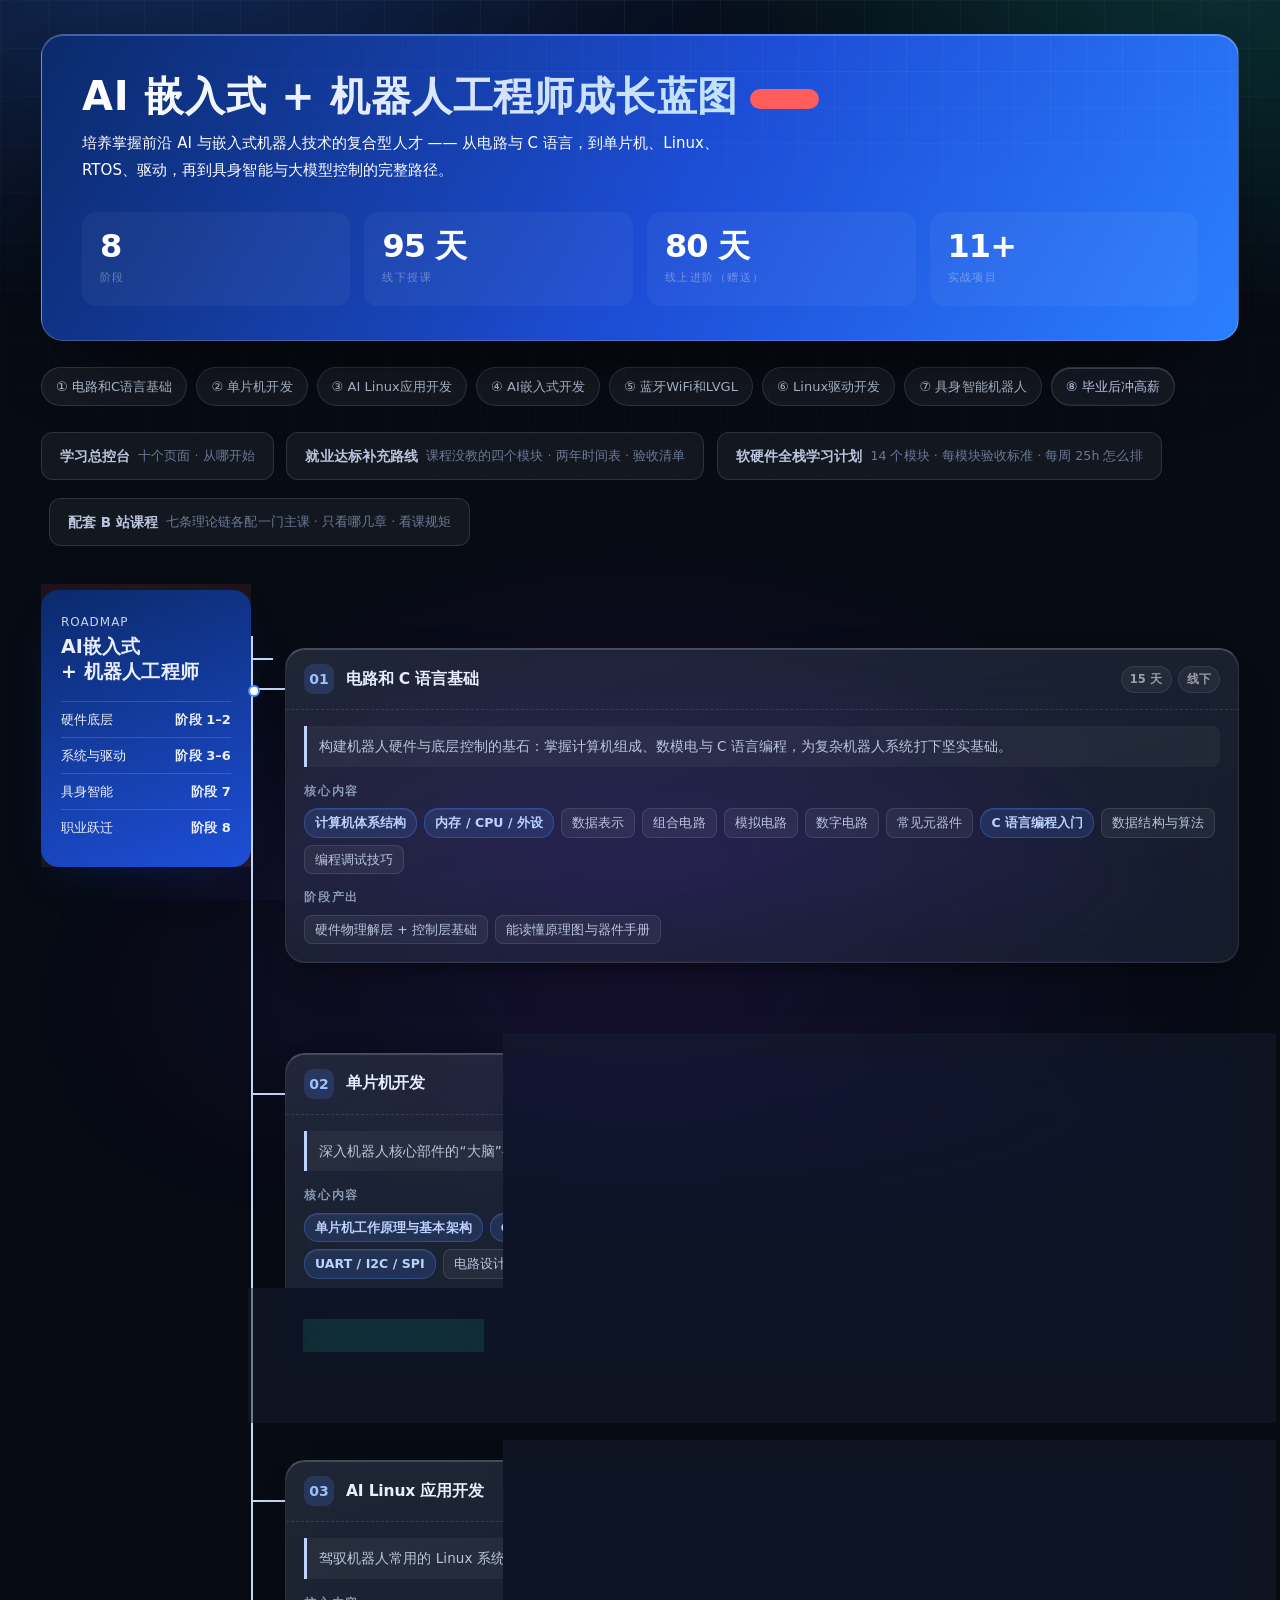
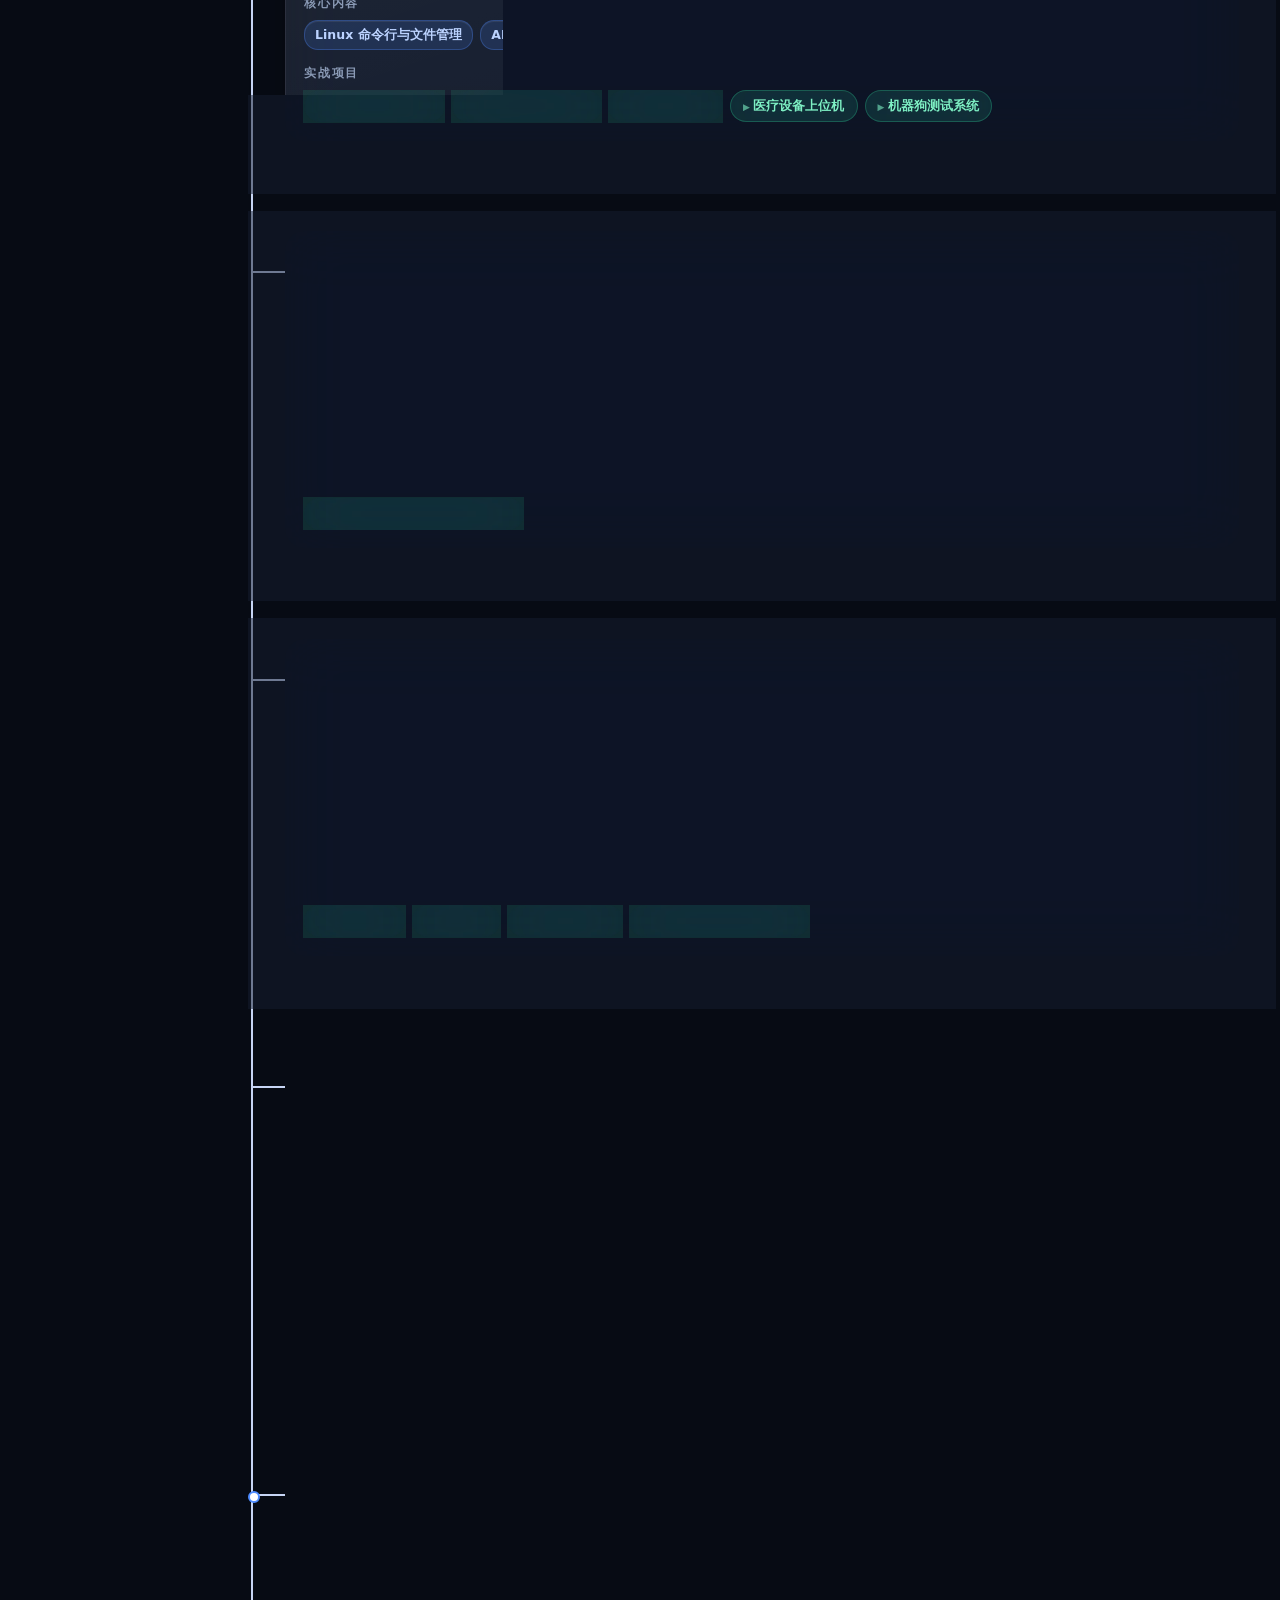
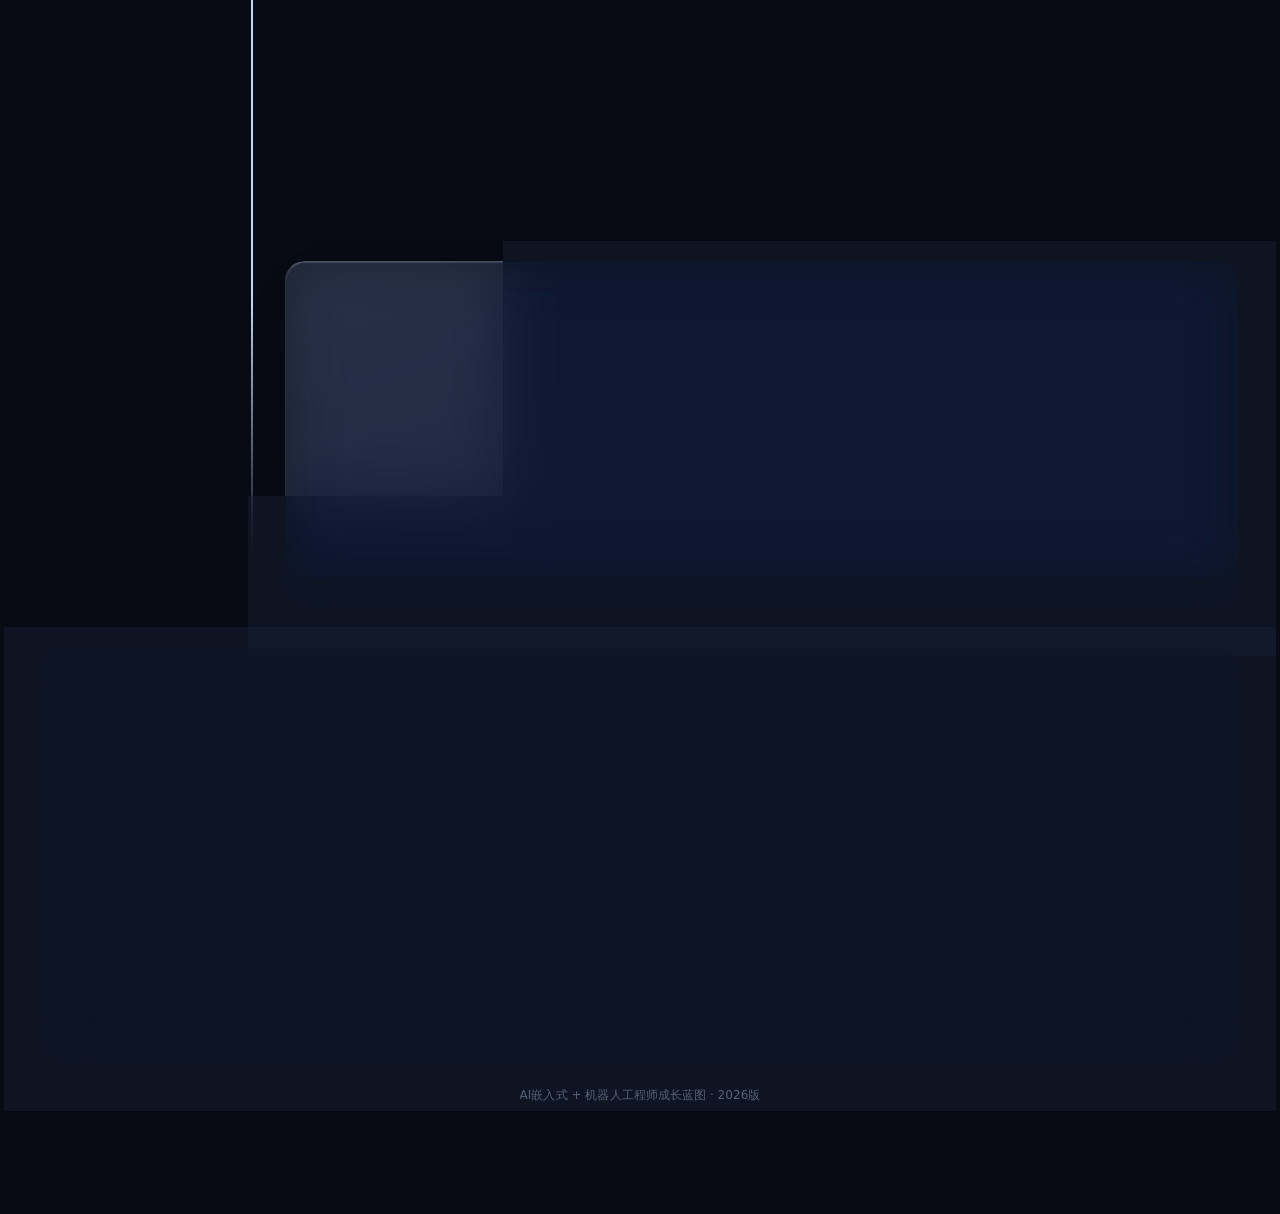
<file: AI嵌入式机器人成长路线图.html>
<!DOCTYPE html>
<html lang="zh-CN">
<head>
<meta charset="UTF-8">
<meta name="viewport" content="width=device-width, initial-scale=1">
<title>AI嵌入式 + 机器人工程师成长蓝图 · 2026版</title>
<style>
  :root{
    --ink:#0f172a;
    --ink-2:#334155;
    --ink-3:#64748b;
    --line:#dbe3f3;
    --blue:#1d4ed8;
    --blue-soft:#eff4ff;
    --cyan:#0e7490;
    --orange:#ea580c;
    --bg:#f4f7fd;
    --card:#ffffff;
    --radius:14px;
  }
  *{box-sizing:border-box}
  html{scroll-behavior:smooth}
  body{
    margin:0;
    background:
      radial-gradient(1100px 520px at 8% -8%, #e3ecff 0%, transparent 60%),
      radial-gradient(900px 460px at 100% 0%, #dff3ff 0%, transparent 55%),
      var(--bg);
    color:var(--ink);
    font-family:"PingFang SC","Microsoft YaHei","Segoe UI",system-ui,-apple-system,sans-serif;
    -webkit-font-smoothing:antialiased;
    line-height:1.6;
  }
  .wrap{max-width:1180px;margin:0 auto;padding:48px 24px 80px}

  /* ---------- header ---------- */
  header.hero{
    background:linear-gradient(120deg,#0b2a6b 0%,#1d4ed8 55%,#2b7fff 100%);
    border-radius:22px;
    padding:40px 40px 34px;
    color:#fff;
    position:relative;
    overflow:hidden;
    box-shadow:0 22px 50px -24px rgba(13,42,107,.55);
  }
  header.hero::after{
    content:"";position:absolute;right:-120px;top:-120px;width:360px;height:360px;
    border-radius:50%;background:radial-gradient(circle,rgba(255,255,255,.22),transparent 62%);
  }
  .eyebrow{font-size:13px;letter-spacing:.28em;text-transform:uppercase;opacity:.75;margin:0 0 10px}
  header.hero h1{margin:0;font-size:clamp(26px,3.6vw,40px);letter-spacing:.02em;font-weight:800}
  header.hero p.sub{margin:12px 0 0;font-size:15px;opacity:.9;max-width:640px}
  .badge-2026{display:inline-block;margin-left:12px;padding:3px 10px;border-radius:999px;background:#ff5c5c;font-size:13px;font-weight:700;vertical-align:middle;letter-spacing:0}

  .stats{display:grid;grid-template-columns:repeat(4,1fr);gap:14px;margin-top:28px}
  .stat{background:rgba(255,255,255,.13);border:1px solid rgba(255,255,255,.22);border-radius:12px;padding:14px 16px;backdrop-filter:blur(4px)}
  .stat b{display:block;font-size:26px;font-weight:800;line-height:1.15}
  .stat span{font-size:12.5px;opacity:.82}

  /* ---------- toc ---------- */
  nav.toc{display:flex;flex-wrap:wrap;gap:9px;margin:26px 0 8px}
  nav.toc a{
    font-size:13px;text-decoration:none;color:var(--blue);background:#fff;
    border:1px solid var(--line);border-radius:999px;padding:7px 14px;
    transition:.18s;white-space:nowrap;
  }
  nav.toc a:hover{background:var(--blue);color:#fff;border-color:var(--blue);transform:translateY(-1px)}
  nav.toc a.adv{color:var(--orange);border-color:#ffd9c2}
  nav.toc a.adv:hover{background:var(--orange);color:#fff;border-color:var(--orange)}

  .supp-link{
    display:inline-flex;align-items:center;gap:8px;margin:18px 0 0;padding:11px 18px;
    background:linear-gradient(100deg,#e9f9f2,#eff4ff);border:1px solid #cdeee0;border-radius:12px;
    color:#0b5c46;font-size:13.5px;font-weight:700;text-decoration:none;transition:.18s;
  }
  .supp-link:hover{transform:translateY(-1px);box-shadow:0 12px 24px -18px rgba(11,122,90,.7)}
  .supp-link span{font-weight:400;color:var(--ink-3);font-size:12.5px}

  /* ---------- mind map ---------- */
  .map{display:grid;grid-template-columns:210px minmax(0,1fr);gap:0;margin-top:38px;align-items:start}

  .root{position:sticky;top:28px;padding-top:6px}
  .root-card{
    background:linear-gradient(160deg,#0b2a6b,#1d4ed8);
    color:#fff;border-radius:18px;padding:22px 20px;
    box-shadow:0 18px 40px -22px rgba(13,42,107,.7);
    position:relative;
  }
  .root-card h2{margin:0 0 6px;font-size:19px;line-height:1.35;font-weight:800;letter-spacing:.01em}
  .root-card small{display:block;font-size:12px;opacity:.78;letter-spacing:.08em}
  .root-card ul{list-style:none;margin:16px 0 0;padding:0;font-size:13px;opacity:.92}
  .root-card li{padding:6px 0;border-top:1px solid rgba(255,255,255,.16);display:flex;justify-content:space-between;gap:8px}
  .root-card li b{font-weight:700}
  .root::after{
    content:"";position:absolute;right:-22px;top:74px;width:22px;height:2px;background:#c7d5f5;
  }

  .branches{position:relative;padding-left:34px}
  .branches::before{
    content:"";position:absolute;left:0;top:52px;bottom:52px;width:2px;
    background:linear-gradient(#c7d5f5,#c7d5f5 92%,transparent);
  }

  .branch{position:relative;padding-bottom:26px}
  .branch::before{
    content:"";position:absolute;left:-34px;top:40px;width:34px;height:2px;background:#c7d5f5;
  }
  .branch::after{
    content:"";position:absolute;left:-37px;top:37px;width:8px;height:8px;border-radius:50%;
    background:#fff;border:2px solid var(--blue);box-sizing:content-box;
  }
  .branch.adv::after{border-color:var(--orange)}
  .branch.adv::before{background:#ffcdb0}
  .branches::before{}

  .card{
    background:var(--card);border:1px solid var(--line);border-radius:var(--radius);
    box-shadow:0 10px 26px -20px rgba(15,23,42,.45);
    overflow:hidden;transition:.2s;
  }
  .card:hover{box-shadow:0 18px 36px -22px rgba(29,78,216,.5);transform:translateY(-2px)}

  .card-head{display:flex;align-items:center;gap:12px;padding:15px 18px;border-bottom:1px dashed var(--line)}
  .num{
    flex:0 0 auto;width:30px;height:30px;border-radius:9px;display:grid;place-items:center;
    background:var(--blue-soft);color:var(--blue);font-weight:800;font-size:14px;
  }
  .adv .num{background:#fff1e8;color:var(--orange)}
  .card-head h3{margin:0;font-size:17px;font-weight:800;letter-spacing:.01em;flex:1}
  .meta{display:flex;gap:6px;flex-wrap:wrap;justify-content:flex-end}
  .tag{font-size:11.5px;padding:2px 8px;border-radius:999px;background:#f1f5fd;color:var(--ink-3);letter-spacing:.02em;white-space:nowrap}
  .tag.days{background:#eaf0ff;color:var(--blue);font-weight:700}
  .adv .tag.days{background:#fff1e8;color:var(--orange)}

  .card-body{padding:16px 18px 18px}
  .position{margin:0 0 14px;font-size:13.5px;color:var(--ink-2);background:#f8faff;border-left:3px solid #bfd3ff;padding:9px 12px;border-radius:0 8px 8px 0}
  .adv .position{background:#fffaf6;border-left-color:#ffc9a8}

  .group{margin-bottom:13px}
  .group:last-child{margin-bottom:0}
  .group h4{margin:0 0 7px;font-size:11.5px;letter-spacing:.16em;color:var(--ink-3);font-weight:700;text-transform:uppercase}
  .chips{display:flex;flex-wrap:wrap;gap:7px}
  .chip{
    font-size:12.5px;color:var(--ink-2);background:#f7f9fe;border:1px solid #e6ecf9;
    border-radius:8px;padding:5px 10px;line-height:1.4;
  }
  .chip.key{background:var(--blue-soft);border-color:#cfdcff;color:#12359b;font-weight:600}
  .adv .chip.key{background:#fff1e8;border-color:#ffd3ba;color:#9a3412}

  .projects{display:flex;flex-wrap:wrap;gap:7px}
  .proj{
    font-size:12.5px;font-weight:600;color:#0b5c46;background:#e9f9f2;border:1px solid #c6efdf;
    border-radius:999px;padding:4px 12px;
  }
  .proj::before{content:"▶ ";font-size:9px;opacity:.6}

  /* ---------- footer notes ---------- */
  .note{margin-top:44px;background:#fff;border:1px solid var(--line);border-radius:18px;padding:26px 28px;box-shadow:0 10px 26px -22px rgba(15,23,42,.4)}
  .note h2{margin:0 0 16px;font-size:16px;letter-spacing:.05em;display:flex;align-items:center;gap:8px}
  .note ol{margin:0;padding-left:20px;color:var(--ink-2);font-size:13.5px}
  .note li{margin-bottom:9px}
  .note li b{color:var(--ink)}
  .foot{margin-top:26px;text-align:center;font-size:12px;color:#94a3b8}

  /* ---------- responsive ---------- */
  @media (max-width:900px){
    .map{grid-template-columns:1fr}
    .root{position:static;padding-top:0;margin-bottom:26px}
    .root::after{display:none}
    .branches{padding-left:26px}
    .branch::before{left:-26px;width:26px}
    .branch::after{left:-29px}
    .stats{grid-template-columns:repeat(2,1fr)}
    header.hero{padding:30px 24px}
  }
  @media (max-width:560px){
    .wrap{padding:24px 14px 60px}
    .card-head{flex-wrap:wrap}
    .meta{justify-content:flex-start;width:100%}
    .branch::before,.branch::after{display:none}
    .branches{padding-left:0}
    .branches::before{display:none}
  }
  @media print{
    body{background:#fff}
    .root{position:static}
    .card{break-inside:avoid;box-shadow:none}
    nav.toc{display:none}
  }
</style>
  <link rel="icon" href="favicon.ico">
<link rel="stylesheet" href="assets/theme.css">
</head>
<body>
<div class="wrap">

  <header class="hero">
    <h1>AI 嵌入式 + 机器人工程师成长蓝图<span class="badge-2026">2026版</span></h1>
    <p class="sub">培养掌握前沿 AI 与嵌入式机器人技术的复合型人才 —— 从电路与 C 语言，到单片机、Linux、RTOS、驱动，再到具身智能与大模型控制的完整路径。</p>

    <div class="stats">
      <div class="stat"><b>8</b><span>阶段</span></div>
      <div class="stat"><b>95 天</b><span>线下授课</span></div>
      <div class="stat"><b>80 天</b><span>线上进阶（赠送）</span></div>
      <div class="stat"><b>11+</b><span>实战项目</span></div>
    </div>
  </header>

  <nav class="toc">
    <a href="#s1">① 电路和C语言基础</a>
    <a href="#s2">② 单片机开发</a>
    <a href="#s3">③ AI Linux应用开发</a>
    <a href="#s4">④ AI嵌入式开发</a>
    <a href="#s5">⑤ 蓝牙WiFi和LVGL</a>
    <a href="#s6">⑥ Linux驱动开发</a>
    <a href="#s7">⑦ 具身智能机器人</a>
    <a href="#s8" class="adv">⑧ 毕业后冲高薪</a>
  </nav>

  <a class="supp-link" href="学习总控台.html" style="background:linear-gradient(100deg,#eef3ff,#e9faf6);border-color:#c9dcff;color:#1e3a8a;margin-right:8px">学习总控台 <span>十个页面 · 从哪开始</span></a>
  <a class="supp-link" href="就业达标补充路线.html">就业达标补充路线 <span>课程没教的四个模块 · 两年时间表 · 验收清单</span></a>

  <a class="supp-link" href="嵌入式软硬件全栈学习计划.html" style="margin-left:8px;background:linear-gradient(100deg,#eef3ff,#e9faf6);border-color:#c9dcff;color:#1e3a8a">软硬件全栈学习计划 <span>14 个模块 · 每模块验收标准 · 每周 25h 怎么排</span></a>

  <a class="supp-link" href="学练双线.html#theory" style="margin-left:8px">配套 B 站课程 <span>七条理论链各配一门主课 · 只看哪几章 · 看课规矩</span></a>

  <div class="map">

    <aside class="root">
      <div class="root-card">
        <small>ROADMAP</small>
        <h2>AI嵌入式<br>+ 机器人工程师</h2>
        <ul>
          <li><span>硬件底层</span><b>阶段 1–2</b></li>
          <li><span>系统与驱动</span><b>阶段 3–6</b></li>
          <li><span>具身智能</span><b>阶段 7</b></li>
          <li><span>职业跃迁</span><b>阶段 8</b></li>
        </ul>
      </div>
    </aside>

    <div class="branches">

      <!-- 1 -->
      <section class="branch" id="s1">
        <article class="card">
          <div class="card-head">
            <div class="num">01</div>
            <h3>电路和 C 语言基础</h3>
            <div class="meta"><span class="tag days">15 天</span><span class="tag">线下</span></div>
          </div>
          <div class="card-body">
            <p class="position">构建机器人硬件与底层控制的基石：掌握计算机组成、数模电与 C 语言编程，为复杂机器人系统打下坚实基础。</p>
            <div class="group">
              <h4>核心内容</h4>
              <div class="chips">
                <span class="chip key">计算机体系结构</span>
                <span class="chip key">内存 / CPU / 外设</span>
                <span class="chip">数据表示</span>
                <span class="chip">组合电路</span>
                <span class="chip">模拟电路</span>
                <span class="chip">数字电路</span>
                <span class="chip">常见元器件</span>
                <span class="chip key">C 语言编程入门</span>
                <span class="chip">数据结构与算法</span>
                <span class="chip">编程调试技巧</span>
              </div>
            </div>
            <div class="group">
              <h4>阶段产出</h4>
              <div class="chips"><span class="chip">硬件物理解层 + 控制层基础</span><span class="chip">能读懂原理图与器件手册</span></div>
            </div>
          </div>
        </article>
      </section>

      <!-- 2 -->
      <section class="branch" id="s2">
        <article class="card">
          <div class="card-head">
            <div class="num">02</div>
            <h3>单片机开发</h3>
            <div class="meta"><span class="tag days">25 天</span><span class="tag">线下</span></div>
          </div>
          <div class="card-body">
            <p class="position">深入机器人核心部件的“大脑”——单片机：掌握 GPIO、传感器、电机控制与通信，具备独立开发机器人基础硬件模块的能力。</p>
            <div class="group">
              <h4>核心内容</h4>
              <div class="chips">
                <span class="chip key">单片机工作原理与基本架构</span>
                <span class="chip key">GPIO 控制与配置</span>
                <span class="chip">模拟信号采集与数字化</span>
                <span class="chip key">定时器与中断</span>
                <span class="chip">常用传感器使用</span>
                <span class="chip key">电机控制</span>
                <span class="chip key">UART / I2C / SPI</span>
                <span class="chip">电路设计软件使用</span>
                <span class="chip">原理图设计</span>
                <span class="chip">PCB 布局设计基础</span>
                <span class="chip">能耗管理与优化</span>
              </div>
            </div>
            <div class="group">
              <h4>实战项目</h4>
              <div class="projects"><span class="proj">蓝牙麦克纳姆轮底盘项目</span></div>
            </div>
          </div>
        </article>
      </section>

      <!-- 3 -->
      <section class="branch" id="s3">
        <article class="card">
          <div class="card-head">
            <div class="num">03</div>
            <h3>AI Linux 应用开发</h3>
            <div class="meta"><span class="tag days">15 天</span><span class="tag">线下</span></div>
          </div>
          <div class="card-body">
            <p class="position">驾驭机器人常用的 Linux 系统，结合 AI 工具高效开发上层应用（感知、决策、控制逻辑），成为机器人领域复合型人才。</p>
            <div class="group">
              <h4>核心内容</h4>
              <div class="chips">
                <span class="chip key">Linux 命令行与文件管理</span>
                <span class="chip key">AI 辅助的应用程序开发</span>
                <span class="chip key">系统调用与库函数</span>
              </div>
            </div>
            <div class="group">
              <h4>实战项目</h4>
              <div class="projects">
                <span class="proj">智能家居控制系统</span>
                <span class="proj">工业 PLC 控制系统</span>
                <span class="proj">智能车载系统</span>
                <span class="proj">医疗设备上位机</span>
                <span class="proj">机器狗测试系统</span>
              </div>
            </div>
          </div>
        </article>
      </section>

      <!-- 4 -->
      <section class="branch" id="s4">
        <article class="card">
          <div class="card-head">
            <div class="num">04</div>
            <h3>AI 嵌入式开发</h3>
            <div class="meta"><span class="tag days">20 天</span><span class="tag">线下</span></div>
          </div>
          <div class="card-body">
            <p class="position">精通机器人常用 ARM 处理器与 RTOS 实时操作系统，熟悉外设驱动、功耗优化，满足机器人对精确控制与实时响应的严苛要求。</p>
            <div class="group">
              <h4>核心内容</h4>
              <div class="chips">
                <span class="chip key">ARM Cortex-M 架构与指令集</span>
                <span class="chip key">STM32 / GD32 IDE 与工具链</span>
                <span class="chip">外设驱动（GPIO / ADC / UART / I2C / SPI）</span>
                <span class="chip key">定时器与 PWM 生成</span>
                <span class="chip">系统时钟配置与优化</span>
                <span class="chip key">中断管理与 ISR 编写</span>
                <span class="chip key">DMA 使用与配置</span>
                <span class="chip">功耗管理（低功耗模式）</span>
                <span class="chip key">RTOS 基本概念与使用</span>
                <span class="chip">代码优化与调试技巧</span>
              </div>
            </div>
            <div class="group">
              <h4>实战项目</h4>
              <div class="projects"><span class="proj">交互扩展板 + FreeRTOS 项目</span></div>
            </div>
          </div>
        </article>
      </section>

      <!-- 5 -->
      <section class="branch" id="s5">
        <article class="card">
          <div class="card-head">
            <div class="num">05</div>
            <h3>蓝牙 WiFi 与 LVGL 开发</h3>
            <div class="meta"><span class="tag days">10 天</span><span class="tag">线下</span></div>
          </div>
          <div class="card-body">
            <p class="position">为机器人赋予“沟通”与“展示”能力：学习 GUI 设计与 LVGL 图形库，结合无线通信实现 HMI 与远程控制。</p>
            <div class="group">
              <h4>核心内容</h4>
              <div class="chips">
                <span class="chip key">LVGL 图形库与自定义控件</span>
                <span class="chip">GUI 设计与用户体验</span>
                <span class="chip">触摸屏输入与事件处理</span>
                <span class="chip key">蓝牙 BLE / Classic 配置与传输</span>
                <span class="chip key">WiFi 配置与网络通信</span>
                <span class="chip">TCP/IP 协议栈基础</span>
                <span class="chip">JSON / XML 数据编解码</span>
                <span class="chip key">MQTT 远程设备控制</span>
                <span class="chip">安全性与数据加密</span>
                <span class="chip">用户接口设计与测试</span>
              </div>
            </div>
            <div class="group">
              <h4>实战项目</h4>
              <div class="projects">
                <span class="proj">安防摄像头</span>
                <span class="proj">穿戴手表</span>
                <span class="proj">感情陪伴助手</span>
                <span class="proj">黑马深夜食堂后厨打印机</span>
              </div>
            </div>
          </div>
        </article>
      </section>

      <!-- 6 -->
      <section class="branch" id="s6">
        <article class="card">
          <div class="card-head">
            <div class="num">06</div>
            <h3>Linux 驱动开发</h3>
            <div class="meta"><span class="tag days">5 天</span><span class="tag">线下</span></div>
          </div>
          <div class="card-body">
            <p class="position">掌握为机器人定制硬件（特殊传感器、执行器）编写 Linux 驱动的核心技能，确保各部件被操作系统高效管理。</p>
            <div class="group">
              <h4>核心内容</h4>
              <div class="chips">
                <span class="chip">系统调用与库函数</span>
                <span class="chip key">设备驱动结构与编写</span>
                <span class="chip key">Makefile / 构建系统</span>
                <span class="chip key">进程与多线程编程</span>
                <span class="chip">Linux 调试工具</span>
                <span class="chip key">网络编程</span>
                <span class="chip">Linux / 安卓 / 鸿蒙编译与裁剪</span>
              </div>
            </div>
            <div class="group">
              <h4>实战项目</h4>
              <div class="projects"><span class="proj">设备驱动项目</span><span class="proj">Linux 内核项目</span></div>
            </div>
          </div>
        </article>
      </section>

      <!-- 7 -->
      <section class="branch" id="s7">
        <article class="card">
          <div class="card-head">
            <div class="num">07</div>
            <h3>具身智能机器人开发</h3>
            <div class="meta"><span class="tag days">5 天</span><span class="tag">线下</span></div>
          </div>
          <div class="card-body">
            <p class="position">融合大语言模型与机器人技术，学习模仿学习、强化学习等前沿 AI 算法，实现“大脑”与“身体”的协同，让机器人完成复杂任务。</p>
            <div class="group">
              <h4>核心内容</h4>
              <div class="chips">
                <span class="chip key">具身智能与大模型融合</span>
                <span class="chip">基础理论 / 硬件配置</span>
                <span class="chip key">数据集录制</span>
                <span class="chip key">模仿学习</span>
                <span class="chip key">强化学习</span>
                <span class="chip">多模态交互开发</span>
                <span class="chip">机械臂实操训练</span>
                <span class="chip">复刻斯坦福 / DeepMind 成果</span>
              </div>
            </div>
            <div class="group">
              <h4>实战项目</h4>
              <div class="projects"><span class="proj">视觉机器人项目</span><span class="proj">MCP 机械臂项目</span></div>
            </div>
          </div>
        </article>
      </section>

      <!-- 8 -->
      <section class="branch adv" id="s8">
        <article class="card">
          <div class="card-head">
            <div class="num">08</div>
            <h3>毕业工作后冲高薪课程</h3>
            <div class="meta"><span class="tag days">80 天</span><span class="tag">线上赠送</span></div>
          </div>
          <div class="card-body">
            <p class="position">通过 C++、高级 AI、机器人学、机器视觉等进阶课程，拓宽技术视野、深化专业技能，实现机器人工程师职业生涯的飞跃。</p>
            <div class="group">
              <h4>核心内容</h4>
              <div class="chips">
                <span class="chip key">C++ 核心编程 / 高级开发</span>
                <span class="chip">人工智能与高等数学</span>
                <span class="chip key">机器人运动学</span>
                <span class="chip">机械臂运动学</span>
                <span class="chip key">2D 机器视觉</span>
                <span class="chip key">3D 点云</span>
                <span class="chip">强化学习</span>
                <span class="chip key">SLAM</span>
                <span class="chip">传感器融合</span>
                <span class="chip">智能仓储</span>
                <span class="chip">数字孪生 / 虚拟仿真</span>
                <span class="chip">产业互联网升级</span>
              </div>
            </div>
            <div class="group">
              <h4>方向去向</h4>
              <div class="chips"><span class="chip">机器人算法</span><span class="chip">嵌入式软件</span><span class="chip">运动控制</span><span class="chip">视觉 / SLAM</span></div>
            </div>
          </div>
        </article>
      </section>

    </div>
  </div>

  <section class="note">
    <h2>🧭 学习路线图说明</h2>
    <ol>
      <li><b>电路和C语言基础</b>：构建机器人硬件和底层控制的基石，掌握计算机组成、数模电及 C 语言编程，为复杂的机器人系统打下坚实基础。</li>
      <li><b>单片机开发</b>：深入机器人核心部件的“大脑”——单片机，掌握 GPIO、传感器、电机控制及通信，具备独立开发机器人基础硬件模块的能力。项目：蓝牙麦克纳姆轮底盘。</li>
      <li><b>AI Linux应用开发</b>：驾驭机器人常用的 Linux 操作系统，结合 AI 工具高效开发机器人上层应用（如感知、决策、控制逻辑），成为机器人领域复合型人才。项目：智能家居、工业PLC、智能车载等。</li>
      <li><b>AI嵌入式开发</b>：精通机器人常用 ARM 处理器及 RTOS 实时操作系统，熟悉外设驱动、功耗优化，满足机器人对精确控制与实时响应的严苛要求。项目：交互扩展板 + FreeRTOS。</li>
      <li><b>蓝牙wifi和LVGL开发</b>：为机器人赋予“沟通”与“展示”能力，学习 GUI 设计与 LVGL 图形库，结合无线通信技术实现机器人 HMI 与远程控制。项目：安防摄像头、穿戴手表等。</li>
      <li><b>Linux驱动开发</b>：掌握为机器人定制硬件（如特殊传感器、执行器）编写 Linux 驱动的关键技能，确保机器人各部件能被操作系统高效管理。项目：设备驱动、Linux 内核。</li>
      <li><b>具身智能机器人开发</b>：融合大语言模型与机器人技术，学习模仿学习、强化学习等前沿 AI 算法，实现“大脑”与“身体”的协同，掌控机器人完成复杂任务，迈向 AI 驱动的智能机器人时代。项目：视觉机器人、MCP 机械臂。</li>
      <li><b>毕业工作后冲高薪课程</b>：通过 C++、高级 AI、机器人学、机器视觉等进阶课程，拓宽技术视野，深化专业技能，实现机器人工程师职业生涯的飞跃。</li>
    </ol>
  </section>

  <p class="foot">AI嵌入式 + 机器人工程师成长蓝图 · 2026版</p>
</div>
  <script src="assets/pointer.js" defer></script>
  <script src="assets/reveal.js" defer></script>
</body>
</html>
</file>
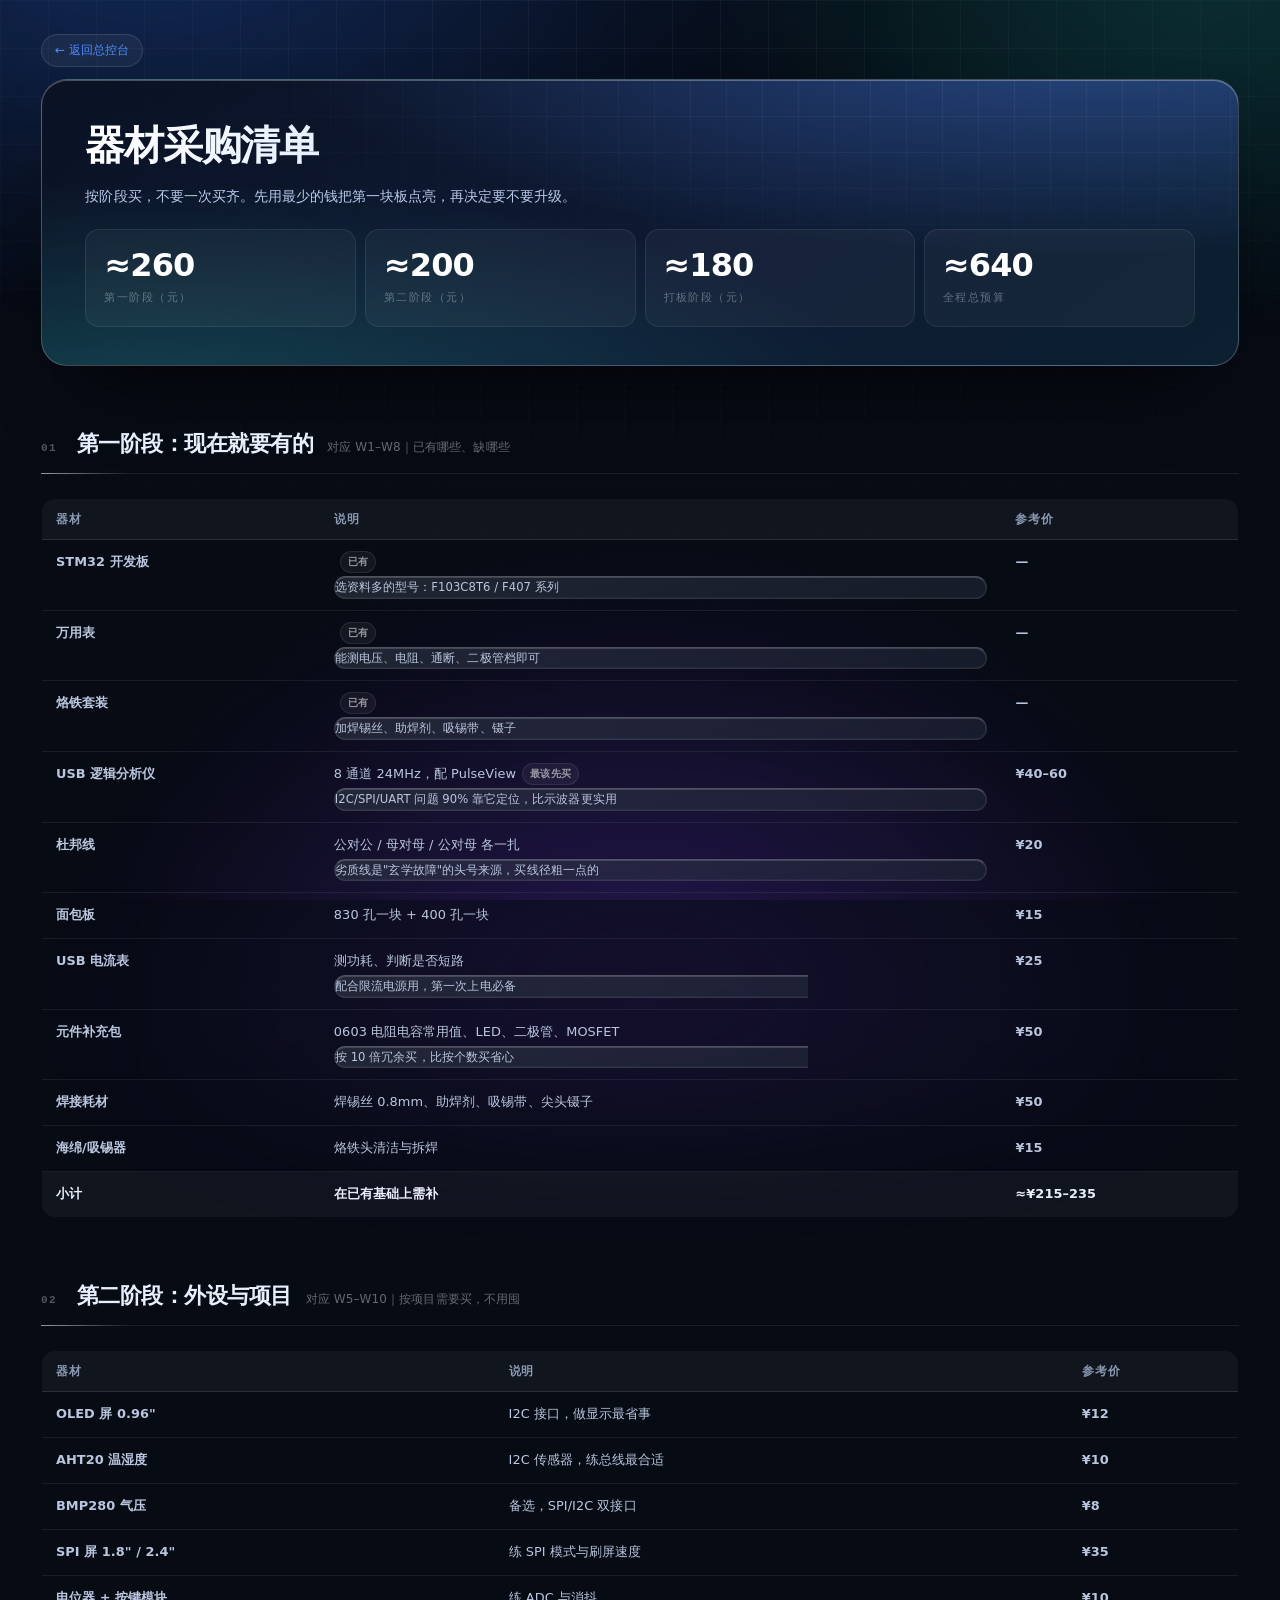
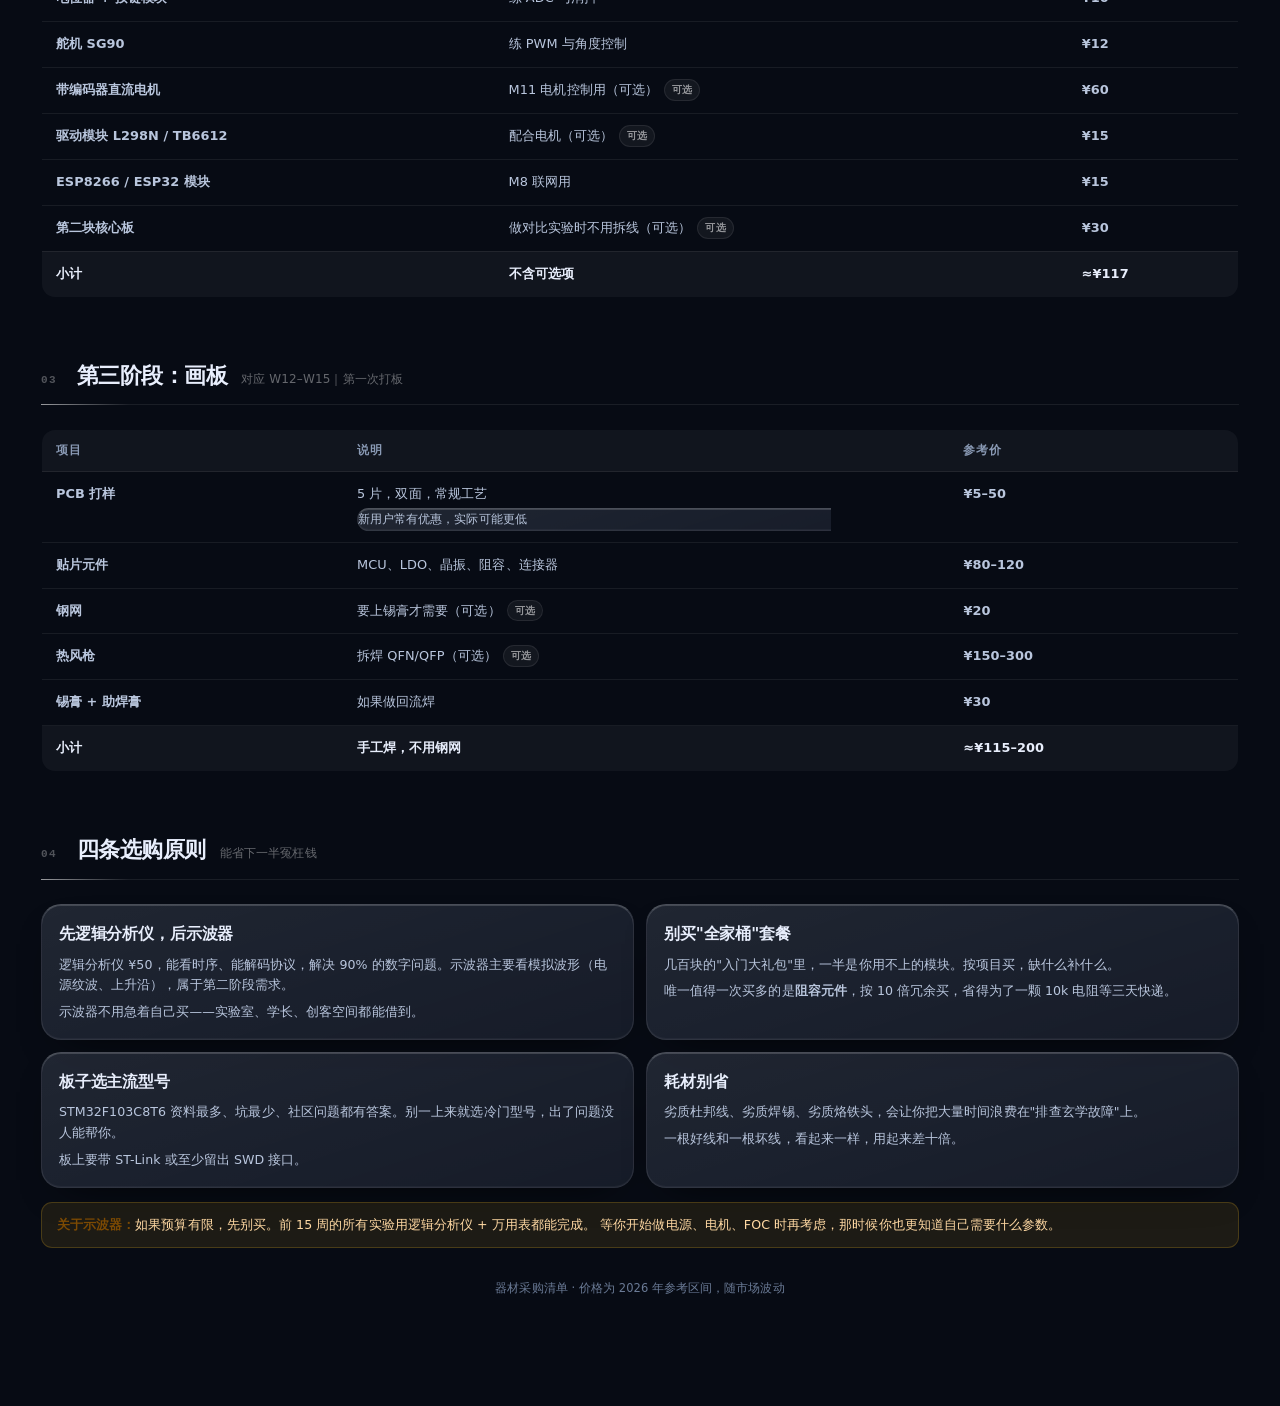
<file: 器材采购清单.html>
<!DOCTYPE html>
<html lang="zh-CN">
<head>
<meta charset="UTF-8">
<meta name="viewport" content="width=device-width, initial-scale=1">
<title>器材采购清单 · 两年装备</title>
<style>
  :root{
    --ink:#0f172a; --ink2:#334155; --ink3:#64748b; --ink4:#94a3b8;
    --line:#dde5f4; --line2:#eef2fa;
    --blue:#1d4ed8; --blue-soft:#eef3ff;
    --teal:#0f766e; --teal-soft:#e9faf6;
    --green:#0b7a5a; --green-soft:#e9f9f2;
    --amber:#b45309; --amber-soft:#fff8e8;
    --bg:#f5f7fc;
  }
  *{box-sizing:border-box}
  html{scroll-behavior:smooth;scroll-padding-top:70px}
  body{margin:0;color:var(--ink);line-height:1.7;
    font-family:"PingFang SC","Microsoft YaHei","Segoe UI",system-ui,-apple-system,sans-serif;
    background:radial-gradient(900px 460px at 4% -8%,#e4edff 0%,transparent 58%),
               radial-gradient(800px 400px at 100% 1%,#e5f7f3 0%,transparent 52%),var(--bg);
    -webkit-font-smoothing:antialiased}
  .wrap{max-width:940px;margin:0 auto;padding:30px 20px 90px}

  .hero{background:linear-gradient(125deg,#0b1e3f 0%,#1d4ed8 58%,#0f766e 132%);
    border-radius:20px;padding:30px 32px 26px;color:#fff;position:relative;overflow:hidden;
    box-shadow:0 24px 54px -30px rgba(9,30,74,.7)}
  .hero::after{content:"";position:absolute;right:-70px;top:-100px;width:280px;height:280px;border-radius:50%;
    background:radial-gradient(circle,rgba(255,255,255,.17),transparent 62%)}
  .eyebrow{margin:0 0 8px;font-size:11px;letter-spacing:.32em;opacity:.66}
  .hero h1{margin:0;font-size:clamp(21px,3vw,29px);font-weight:800}
  .hero .lead{margin:10px 0 0;max-width:620px;font-size:13.5px;opacity:.92}
  .facts{display:grid;grid-template-columns:repeat(auto-fit,minmax(140px,1fr));gap:9px;margin-top:20px}
  .fact{background:rgba(255,255,255,.12);border:1px solid rgba(255,255,255,.2);border-radius:10px;padding:10px 12px}
  .fact b{display:block;font-size:17px;font-weight:800;line-height:1.2}
  .fact span{font-size:11px;opacity:.8}

  section{margin-top:30px}
  .sec{display:flex;align-items:baseline;gap:10px;margin-bottom:12px;flex-wrap:wrap}
  .sec .no{font-size:10.5px;font-weight:800;letter-spacing:.1em;color:#fff;background:var(--blue);
    border-radius:6px;padding:2px 8px}
  .sec h2{margin:0;font-size:16.5px;font-weight:800}
  .sec p{margin:0;font-size:12.3px;color:var(--ink4)}

  table{width:100%;border-collapse:collapse;background:#fff;border:1px solid var(--line);
    border-radius:13px;overflow:hidden;font-size:12.9px}
  th{background:#fbfcff;text-align:left;padding:10px 14px;font-size:11.5px;letter-spacing:.08em;
    color:var(--ink3);font-weight:700;border-bottom:1px solid var(--line)}
  td{padding:11px 14px;border-bottom:1px solid var(--line2);color:var(--ink2);vertical-align:top}
  tr:last-child td{border-bottom:none}
  td:first-child{color:var(--ink);font-weight:700;white-space:nowrap}
  td.price{white-space:nowrap;color:var(--blue);font-weight:700;font-variant-numeric:tabular-nums}
  td .note{display:block;font-size:11.6px;color:var(--ink4);font-weight:400;margin-top:2px}
  .tag{display:inline-block;font-size:10px;border-radius:999px;padding:1px 7px;margin-left:6px;
    background:var(--green-soft);color:var(--green);font-weight:700;vertical-align:1px}
  .tag.opt{background:#f5f8fd;color:var(--ink4)}
  .tag.have{background:var(--blue-soft);color:var(--blue)}
  tfoot td{background:#fbfcff;font-weight:800;color:var(--ink)}

  .cards{display:grid;grid-template-columns:repeat(2,1fr);gap:12px}
  .card{background:#fff;border:1px solid var(--line);border-radius:13px;padding:16px 17px;
    box-shadow:0 8px 22px -26px rgba(15,23,42,.55)}
  .card h3{margin:0 0 6px;font-size:13.5px;font-weight:800}
  .card p{margin:0;font-size:12.6px;color:var(--ink2);line-height:1.6}
  .card p + p{margin-top:6px}

  .warn{margin-top:14px;background:var(--amber-soft);border:1px solid #f6e2bd;border-radius:11px;
    padding:12px 15px;font-size:12.6px;color:#8a5a2b;line-height:1.65}
  .warn b{color:#7c4a03}

  .foot{margin-top:30px;text-align:center;font-size:11.5px;color:var(--ink4)}
  .back{display:inline-block;margin-bottom:12px;font-size:12px;color:var(--blue);text-decoration:none;
    background:#fff;border:1px solid var(--line);border-radius:999px;padding:5px 13px}
  .back:hover{background:var(--blue);color:#fff;border-color:var(--blue)}

  @media (max-width:760px){.cards{grid-template-columns:1fr}}
  @media (max-width:540px){
    .wrap{padding:18px 13px 70px}
    .hero{padding:22px 18px}
    th,td{padding:9px 10px}
    td:first-child{white-space:normal}
  }
  @media print{body{background:#fff}table{break-inside:avoid}}
</style>
  <link rel="icon" href="favicon.ico">
<link rel="stylesheet" href="assets/theme.css">
</head>
<body>
<div class="wrap">

  <a class="back" href="学习总控台.html">← 返回总控台</a>

  <header class="hero">
    <h1>器材采购清单</h1>
    <p class="lead">按阶段买，不要一次买齐。先用最少的钱把第一块板点亮，再决定要不要升级。</p>
    <div class="facts">
      <div class="fact"><b>≈260</b><span>第一阶段（元）</span></div>
      <div class="fact"><b>≈200</b><span>第二阶段（元）</span></div>
      <div class="fact"><b>≈180</b><span>打板阶段（元）</span></div>
      <div class="fact"><b>≈640</b><span>全程总预算</span></div>
    </div>
  </header>

  <!-- 阶段一 -->
  <section>
    <div class="sec"><span class="no">01</span><h2>第一阶段：现在就要有的</h2><p>对应 W1–W8｜已有哪些、缺哪些</p></div>
    <table>
      <thead><tr><th>器材</th><th>说明</th><th>参考价</th></tr></thead>
      <tbody>
        <tr><td>STM32 开发板</td><td><span class="tag have">已有</span><span class="note">选资料多的型号：F103C8T6 / F407 系列</span></td><td class="price">—</td></tr>
        <tr><td>万用表</td><td><span class="tag have">已有</span><span class="note">能测电压、电阻、通断、二极管档即可</span></td><td class="price">—</td></tr>
        <tr><td>烙铁套装</td><td><span class="tag have">已有</span><span class="note">加焊锡丝、助焊剂、吸锡带、镊子</span></td><td class="price">—</td></tr>
        <tr><td>USB 逻辑分析仪</td><td>8 通道 24MHz，配 PulseView<span class="tag">最该先买</span><span class="note">I2C/SPI/UART 问题 90% 靠它定位，比示波器更实用</span></td><td class="price">¥40–60</td></tr>
        <tr><td>杜邦线</td><td>公对公 / 母对母 / 公对母 各一扎<span class="note">劣质线是"玄学故障"的头号来源，买线径粗一点的</span></td><td class="price">¥20</td></tr>
        <tr><td>面包板</td><td>830 孔一块 + 400 孔一块</td><td class="price">¥15</td></tr>
        <tr><td>USB 电流表</td><td>测功耗、判断是否短路<span class="note">配合限流电源用，第一次上电必备</span></td><td class="price">¥25</td></tr>
        <tr><td>元件补充包</td><td>0603 电阻电容常用值、LED、二极管、MOSFET<span class="note">按 10 倍冗余买，比按个数买省心</span></td><td class="price">¥50</td></tr>
        <tr><td>焊接耗材</td><td>焊锡丝 0.8mm、助焊剂、吸锡带、尖头镊子</td><td class="price">¥50</td></tr>
        <tr><td>海绵/吸锡器</td><td>烙铁头清洁与拆焊</td><td class="price">¥15</td></tr>
      </tbody>
      <tfoot><tr><td>小计</td><td>在已有基础上需补</td><td class="price">≈¥215–235</td></tr></tfoot>
    </table>
  </section>

  <!-- 阶段二 -->
  <section>
    <div class="sec"><span class="no">02</span><h2>第二阶段：外设与项目</h2><p>对应 W5–W10｜按项目需要买，不用囤</p></div>
    <table>
      <thead><tr><th>器材</th><th>说明</th><th>参考价</th></tr></thead>
      <tbody>
        <tr><td>OLED 屏 0.96"</td><td>I2C 接口，做显示最省事</td><td class="price">¥12</td></tr>
        <tr><td>AHT20 温湿度</td><td>I2C 传感器，练总线最合适</td><td class="price">¥10</td></tr>
        <tr><td>BMP280 气压</td><td>备选，SPI/I2C 双接口</td><td class="price">¥8</td></tr>
        <tr><td>SPI 屏 1.8" / 2.4"</td><td>练 SPI 模式与刷屏速度</td><td class="price">¥35</td></tr>
        <tr><td>电位器 + 按键模块</td><td>练 ADC 与消抖</td><td class="price">¥10</td></tr>
        <tr><td>舵机 SG90</td><td>练 PWM 与角度控制</td><td class="price">¥12</td></tr>
        <tr><td>带编码器直流电机</td><td>M11 电机控制用（可选）<span class="tag opt">可选</span></td><td class="price">¥60</td></tr>
        <tr><td>驱动模块 L298N / TB6612</td><td>配合电机（可选）<span class="tag opt">可选</span></td><td class="price">¥15</td></tr>
        <tr><td>ESP8266 / ESP32 模块</td><td>M8 联网用</td><td class="price">¥15</td></tr>
        <tr><td>第二块核心板</td><td>做对比实验时不用拆线（可选）<span class="tag opt">可选</span></td><td class="price">¥30</td></tr>
      </tbody>
      <tfoot><tr><td>小计</td><td>不含可选项</td><td class="price">≈¥117</td></tr></tfoot>
    </table>
  </section>

  <!-- 阶段三 -->
  <section>
    <div class="sec"><span class="no">03</span><h2>第三阶段：画板</h2><p>对应 W12–W15｜第一次打板</p></div>
    <table>
      <thead><tr><th>项目</th><th>说明</th><th>参考价</th></tr></thead>
      <tbody>
        <tr><td>PCB 打样</td><td>5 片，双面，常规工艺<span class="note">新用户常有优惠，实际可能更低</span></td><td class="price">¥5–50</td></tr>
        <tr><td>贴片元件</td><td>MCU、LDO、晶振、阻容、连接器</td><td class="price">¥80–120</td></tr>
        <tr><td>钢网</td><td>要上锡膏才需要（可选）<span class="tag opt">可选</span></td><td class="price">¥20</td></tr>
        <tr><td>热风枪</td><td>拆焊 QFN/QFP（可选）<span class="tag opt">可选</span></td><td class="price">¥150–300</td></tr>
        <tr><td>锡膏 + 助焊膏</td><td>如果做回流焊</td><td class="price">¥30</td></tr>
      </tbody>
      <tfoot><tr><td>小计</td><td>手工焊，不用钢网</td><td class="price">≈¥115–200</td></tr></tfoot>
    </table>
  </section>

  <!-- 选购原则 -->
  <section>
    <div class="sec"><span class="no">04</span><h2>四条选购原则</h2><p>能省下一半冤枉钱</p></div>
    <div class="cards">
      <article class="card">
        <h3>先逻辑分析仪，后示波器</h3>
        <p>逻辑分析仪 ¥50，能看时序、能解码协议，解决 90% 的数字问题。示波器主要看模拟波形（电源纹波、上升沿），属于第二阶段需求。</p>
        <p>示波器不用急着自己买——实验室、学长、创客空间都能借到。</p>
      </article>
      <article class="card">
        <h3>别买"全家桶"套餐</h3>
        <p>几百块的"入门大礼包"里，一半是你用不上的模块。按项目买，缺什么补什么。</p>
        <p>唯一值得一次买多的是<b>阻容元件</b>，按 10 倍冗余买，省得为了一颗 10k 电阻等三天快递。</p>
      </article>
      <article class="card">
        <h3>板子选主流型号</h3>
        <p>STM32F103C8T6 资料最多、坑最少、社区问题都有答案。别一上来就选冷门型号，出了问题没人能帮你。</p>
        <p>板上要带 ST-Link 或至少留出 SWD 接口。</p>
      </article>
      <article class="card">
        <h3>耗材别省</h3>
        <p>劣质杜邦线、劣质焊锡、劣质烙铁头，会让你把大量时间浪费在"排查玄学故障"上。</p>
        <p>一根好线和一根坏线，看起来一样，用起来差十倍。</p>
      </article>
    </div>
    <div class="warn">
      <b>关于示波器：</b>如果预算有限，先别买。前 15 周的所有实验用逻辑分析仪 + 万用表都能完成。
      等你开始做电源、电机、FOC 时再考虑，那时候你也更知道自己需要什么参数。
    </div>
  </section>

  <p class="foot">器材采购清单 · 价格为 2026 年参考区间，随市场波动</p>
</div>
  <script src="assets/pointer.js" defer></script>
  <script src="assets/reveal.js" defer></script>
</body>
</html>
</file>
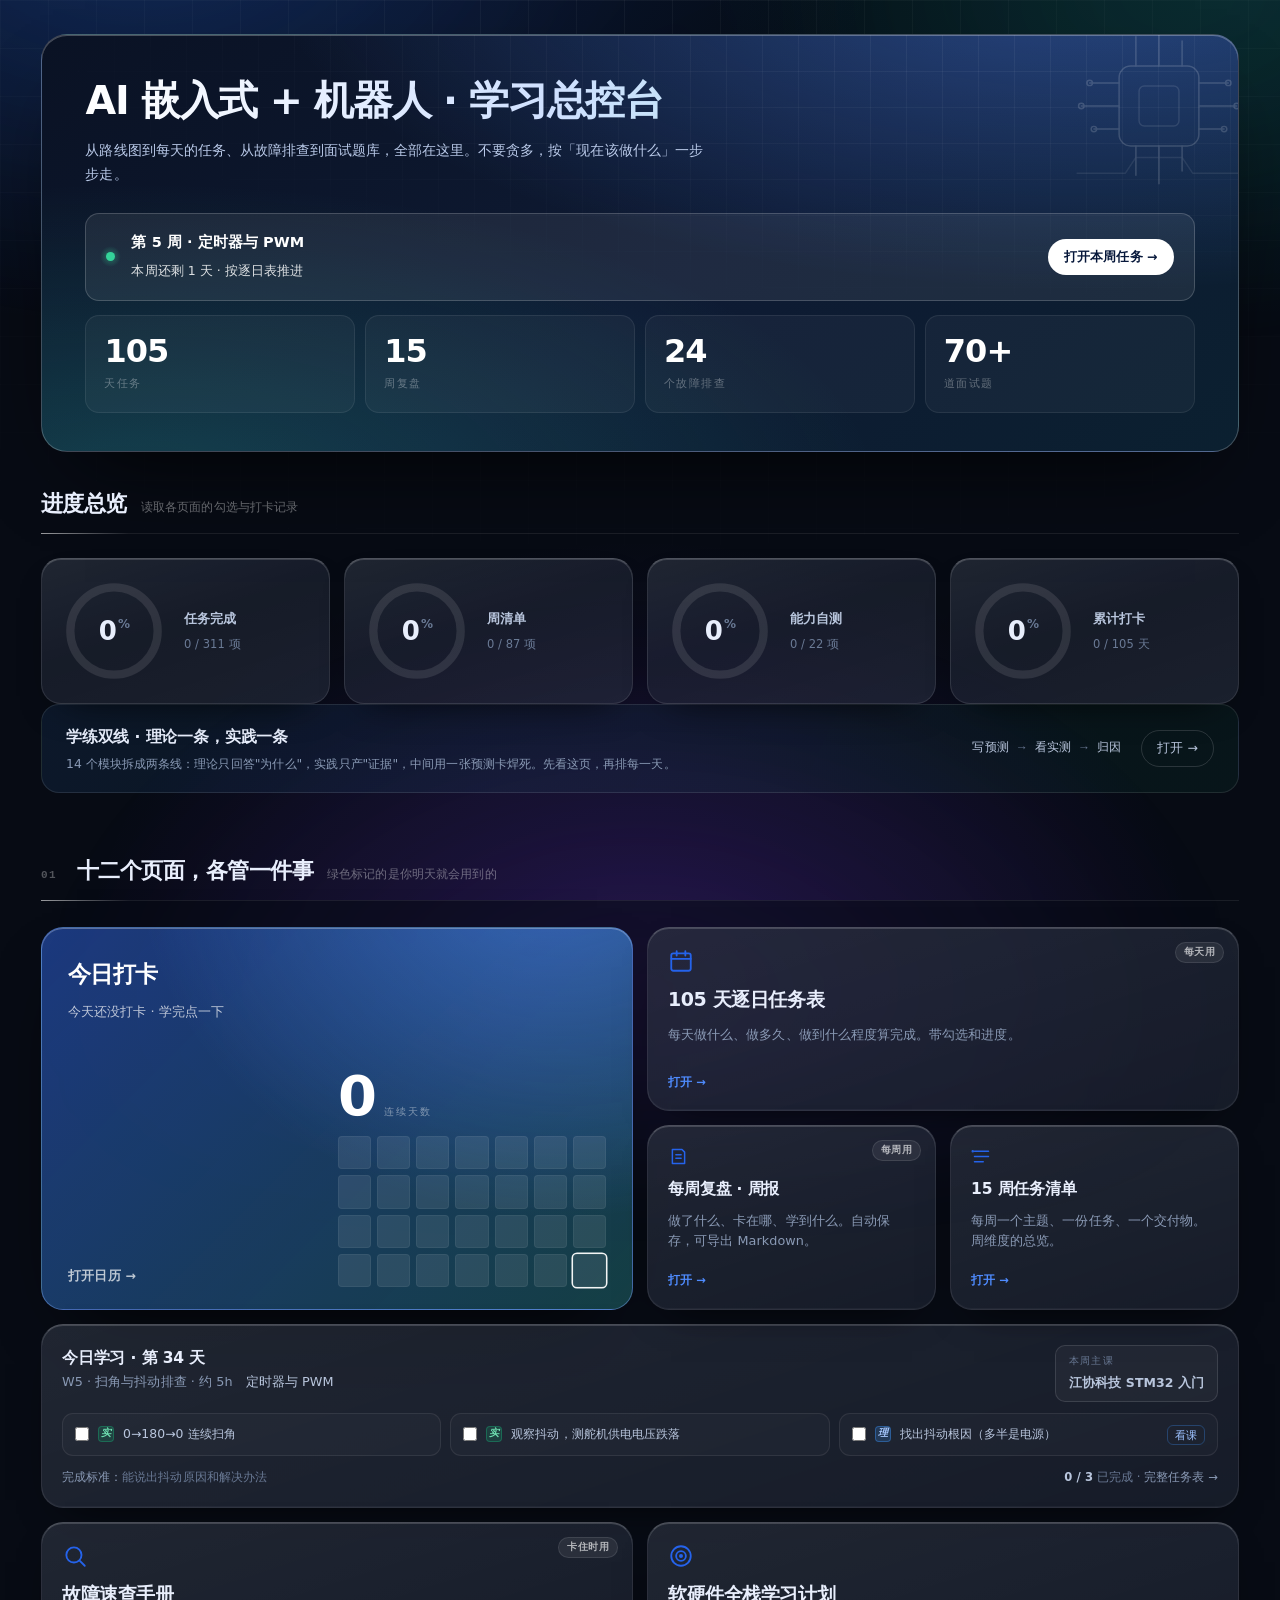
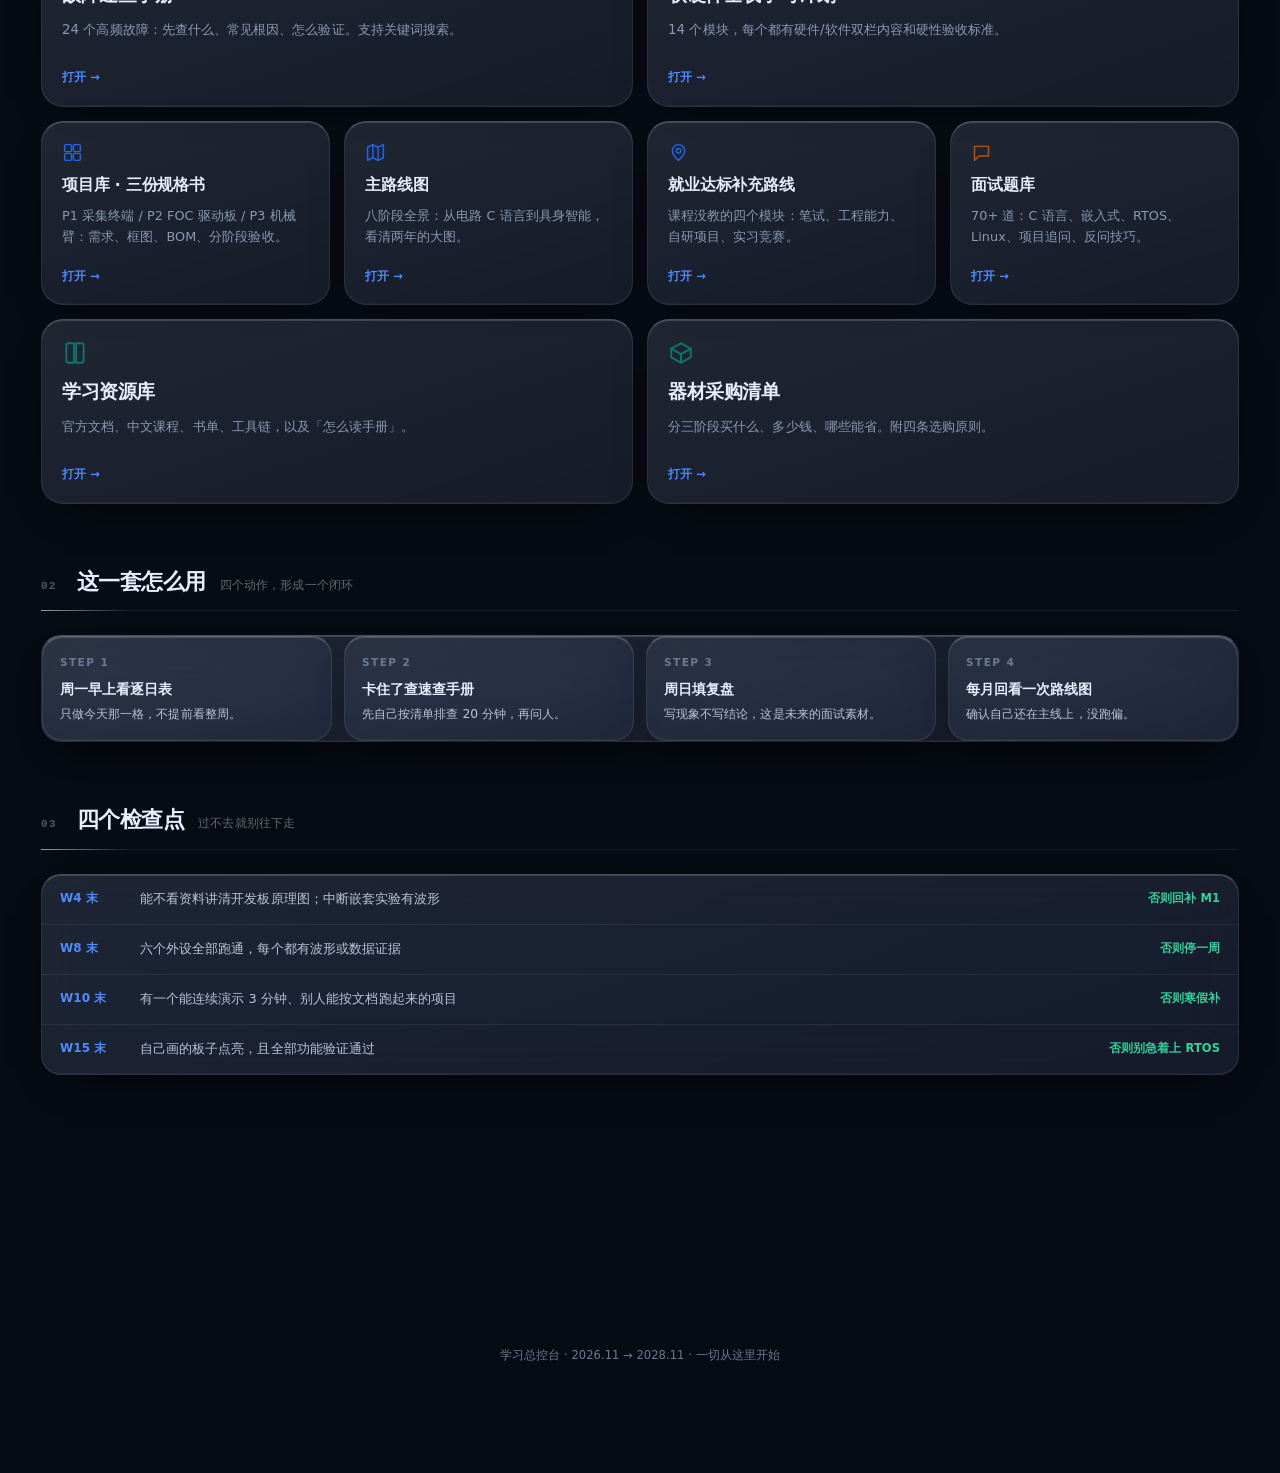
<file: 学习总控台.html>
<!DOCTYPE html>
<html lang="zh-CN">
<head>
<meta charset="UTF-8">
<meta name="viewport" content="width=device-width, initial-scale=1">
<title>学习总控台 · AI嵌入式 + 机器人</title>
<style>
  :root{
    --ink:#0f172a; --ink2:#334155; --ink3:#64748b; --ink4:#94a3b8;
    --line:#dde5f4; --line2:#eef2fa;
    --blue:#1d4ed8; --blue-soft:#eef3ff;
    --teal:#0f766e; --teal-soft:#e9faf6;
    --green:#0b7a5a; --green-soft:#e9f9f2;
    --amber:#b45309; --amber-soft:#fff8e8;
    --bg:#f5f7fc;
  }
  *{box-sizing:border-box}
  body{margin:0;color:var(--ink);line-height:1.7;
    font-family:"PingFang SC","Microsoft YaHei","Segoe UI",system-ui,-apple-system,sans-serif;
    background:radial-gradient(1000px 520px at 4% -8%,#e2ecff 0%,transparent 58%),
               radial-gradient(880px 440px at 100% 1%,#e0f7f1 0%,transparent 52%),var(--bg);
    -webkit-font-smoothing:antialiased}
  .wrap{max-width:1080px;margin:0 auto;padding:34px 22px 90px}

  .hero{background:linear-gradient(125deg,#06173a 0%,#1d4ed8 56%,#0f766e 132%);
    border-radius:24px;padding:40px 40px 34px;color:#fff;position:relative;overflow:hidden;
    box-shadow:0 28px 60px -32px rgba(6,23,58,.75)}
  .hero::after{content:"";position:absolute;right:-100px;top:-120px;width:360px;height:360px;border-radius:50%;
    background:radial-gradient(circle,rgba(255,255,255,.18),transparent 62%)}
  .eyebrow{margin:0 0 10px;font-size:11.5px;letter-spacing:.34em;opacity:.68}
  .hero h1{margin:0;font-size:clamp(24px,3.4vw,36px);font-weight:800;letter-spacing:.02em}
  .hero .lead{margin:12px 0 0;max-width:640px;font-size:14.5px;opacity:.93}

  /* now banner */
  .now{margin-top:26px;background:rgba(255,255,255,.13);border:1px solid rgba(255,255,255,.24);
    border-radius:14px;padding:16px 20px;display:flex;align-items:center;gap:16px;flex-wrap:wrap}
  .now .dot{width:9px;height:9px;border-radius:50%;background:#7dffb8;flex:0 0 auto;
    box-shadow:0 0 0 5px rgba(125,255,184,.18);animation:pulse 2s infinite}
  @keyframes pulse{50%{box-shadow:0 0 0 9px rgba(125,255,184,.06)}}
  .now .txt{flex:1;min-width:200px}
  .now .txt b{display:block;font-size:14.5px;font-weight:800;margin-bottom:2px}
  .now .txt span{font-size:12.5px;opacity:.85}
  .now a{font-size:12.5px;color:#06173a;background:#fff;border-radius:999px;padding:7px 16px;
    text-decoration:none;font-weight:700;white-space:nowrap}
  .now a:hover{background:#d9f7e8}

  .facts{display:grid;grid-template-columns:repeat(auto-fit,minmax(132px,1fr));gap:10px;margin-top:14px}
  .fact{background:rgba(255,255,255,.11);border:1px solid rgba(255,255,255,.18);border-radius:11px;padding:11px 13px}
  .fact b{display:block;font-size:18px;font-weight:800;line-height:1.2}
  .fact span{font-size:11px;opacity:.8}

  section{margin-top:38px}
  .sec{display:flex;align-items:baseline;gap:10px;margin-bottom:14px;flex-wrap:wrap}
  .sec .no{font-size:10.5px;font-weight:800;letter-spacing:.1em;color:#fff;background:var(--blue);
    border-radius:6px;padding:2px 8px}
  .sec h2{margin:0;font-size:17px;font-weight:800}
  .sec p{margin:0;font-size:12.5px;color:var(--ink4)}

  /* cards */
  .grid{display:grid;grid-template-columns:repeat(3,1fr);gap:13px}
  .card{display:flex;flex-direction:column;gap:7px;background:#fff;border:1px solid var(--line);
    border-radius:15px;padding:18px 18px 16px;text-decoration:none;color:inherit;
    box-shadow:0 10px 26px -28px rgba(15,23,42,.6);transition:.18s;position:relative;overflow:hidden}
  .card:hover{transform:translateY(-2px);box-shadow:0 18px 34px -26px rgba(29,78,216,.55);
    border-color:#c3d6f8}
  .card::before{content:"";position:absolute;left:0;top:0;bottom:0;width:3px;background:var(--blue)}
  .card.g::before{background:var(--green)}
  .card.t::before{background:var(--teal)}
  .card.o::before{background:var(--amber)}
  .card .ic{font-size:17px;line-height:1}
  .card h3{margin:0;font-size:14.5px;font-weight:800;letter-spacing:.01em}
  .card p{margin:0;font-size:12.3px;color:var(--ink3);line-height:1.55}
  .card .go{margin-top:auto;padding-top:8px;font-size:11.5px;color:var(--blue);font-weight:700}
  .card .badge{position:absolute;right:14px;top:14px;font-size:9.5px;font-weight:800;
    background:var(--green-soft);color:var(--green);border-radius:999px;padding:1px 8px;letter-spacing:.04em}
  .card .badge.new{background:var(--amber-soft);color:var(--amber)}

  /* flow */
  .flow{display:grid;grid-template-columns:repeat(4,1fr);gap:12px}
  .fl{background:#fff;border:1px solid var(--line);border-radius:13px;padding:16px 17px;position:relative}
  .fl .st{font-size:10.5px;letter-spacing:.14em;color:var(--ink4);font-weight:800;margin-bottom:5px}
  .fl b{display:block;font-size:13.5px;margin-bottom:4px}
  .fl span{font-size:12.3px;color:var(--ink2);line-height:1.55;display:block}

  /* checkpoints */
  .cp{background:#fff;border:1px solid var(--line);border-radius:14px;overflow:hidden}
  .cp .row{display:flex;gap:14px;padding:13px 18px;border-bottom:1px solid var(--line2);align-items:flex-start}
  .cp .row:last-child{border-bottom:none}
  .cp .w{flex:0 0 66px;font-size:12px;font-weight:800;color:var(--blue)}
  .cp .d{flex:1;font-size:12.9px;color:var(--ink2)}
  .cp .s{flex:0 0 auto;font-size:11.5px;color:var(--green);font-weight:700}

  /* principles */
  .prin{display:grid;grid-template-columns:repeat(3,1fr);gap:12px}
  .pr{background:linear-gradient(160deg,#fff,#f8fbff);border:1px solid var(--line);border-radius:13px;padding:17px}
  .pr b{display:block;font-size:13.5px;margin-bottom:5px}
  .pr span{font-size:12.4px;color:var(--ink2);line-height:1.6;display:block}

  .foot{margin-top:34px;text-align:center;font-size:11.5px;color:var(--ink4)}

  /* ---------- 打卡卡（featured） ---------- */
  .card.feat{
    grid-column:span 2;flex-direction:row;align-items:center;gap:18px;
    background:linear-gradient(120deg,#0b1e3f 0%,#1d4ed8 72%,#0f766e 145%);
    border-color:transparent;color:#fff;padding:20px 22px;
  }
  .card.feat:hover{border-color:transparent}
  .card.feat h3{color:#fff;font-size:16px;margin:0}
  .card.feat .feat-sub{margin:4px 0 0;font-size:12.5px;color:#c8d8ff}
  .card.feat .go{color:#fff;opacity:.85}
  .feat-l{flex:1;min-width:0}
  .feat-r{display:flex;align-items:center;gap:16px}
  .strip{display:flex;gap:5px}
  .strip i{width:15px;height:15px;border-radius:4px;display:block;
    background:rgba(255,255,255,.16);border:1px solid rgba(255,255,255,.16);
    transition:background .2s var(--ease-out,cubic-bezier(.16,1,.3,1))}
  .strip i.on{background:#fff;border-color:#fff}
  .strip i.tdy{box-shadow:0 0 0 2px rgba(255,255,255,.42)}
  .feat-stat{text-align:center;line-height:1.05}
  .feat-stat b{display:block;font-size:26px;font-weight:800;letter-spacing:-.02em}
  .feat-stat span{font-size:10.5px;opacity:.72}

  /* ---------- 今日学习（日历下方清单） ---------- */
  .card.today{grid-column:span 4;display:flex;flex-direction:column;gap:11px;
    padding:17px 20px 14px}
  .today-h{display:flex;align-items:flex-start;justify-content:space-between;gap:16px;flex-wrap:wrap}
  .today-h h3{margin:0;font-size:15.5px;letter-spacing:-.01em}
  .today-sub{margin:5px 0 0;font-size:12.2px;color:var(--ink3);line-height:1.5}
  .today-course{display:flex;flex-direction:column;gap:2px;text-decoration:none;flex:0 0 auto;
    border:1px solid rgba(255,255,255,.12);border-radius:10px;padding:7px 13px;
    background:rgba(255,255,255,.04);transition:border-color .18s,background .18s}
  .today-course span{font-size:9.5px;letter-spacing:.12em;color:var(--ink4)}
  .today-course b{font-size:12.5px;color:var(--ink2);font-weight:700}
  .today-course:hover{border-color:rgba(79,140,255,.5);background:rgba(79,140,255,.14)}
  .today-list{display:grid;grid-template-columns:repeat(auto-fit,minmax(270px,1fr));gap:9px}
  .tt{display:flex;align-items:flex-start;gap:9px;padding:10px 12px;border-radius:11px;
    border:1px solid rgba(255,255,255,.08);background:rgba(255,255,255,.025);cursor:pointer;
    font-size:12.4px;line-height:1.55;color:var(--ink2);
    transition:border-color .18s,background .18s}
  .tt:hover{border-color:rgba(255,255,255,.2);background:rgba(255,255,255,.045)}
  .tt input{margin:3px 0 0;width:14px;height:14px;accent-color:#199e70;flex:0 0 auto;cursor:pointer}
  .tt .ttag{width:16px;height:16px;line-height:14px;text-align:center;font-size:10px;
    border-radius:4px;flex:0 0 auto;margin-top:2px;font-weight:700;
    font-family:var(--font-mono,ui-monospace,monospace)}
  .tt .ttag.t{color:#a8c9ff;background:rgba(57,135,229,.22);border:1px solid rgba(57,135,229,.45)}
  .tt .ttag.p{color:#6fe0b2;background:rgba(25,158,112,.22);border:1px solid rgba(25,158,112,.45)}
  .tt .ttag.n{color:#93a3bd;background:rgba(255,255,255,.07);border:1px solid rgba(255,255,255,.16)}
  .tt .x{flex:1;min-width:0}
  .tt input:checked ~ .x{color:var(--ink4);text-decoration:line-through}
  .tt .lk{font-size:10.5px;color:#9dc2ff;text-decoration:none;border:1px solid rgba(57,135,229,.34);
    border-radius:6px;padding:1px 7px;white-space:nowrap;flex:0 0 auto;margin-top:1px}
  .tt .lk:hover{background:rgba(79,140,255,.2);color:#fff}
  .today-foot{display:flex;justify-content:space-between;align-items:center;gap:14px;
    flex-wrap:wrap;font-size:11.6px;color:var(--ink4)}
  .today-foot a{color:var(--ink3);text-decoration:none;transition:color .18s}
  .today-foot a:hover{color:#8fb7ff}
  .today-foot b{color:var(--ink2);font-weight:700}

  .card .ic{width:21px;height:21px;color:#2563eb}
  .card.o .ic{color:#b45309}
  .card.t .ic{color:#0f766e}

  .hero-art{position:absolute;right:-26px;top:-34px;
    width:212px;height:212px;opacity:.13;pointer-events:none;z-index:-1}

  @media (max-width:900px){
    .grid{grid-template-columns:repeat(2,1fr)}
    .flow{grid-template-columns:repeat(2,1fr)}
    .prin{grid-template-columns:1fr}
    .hero{padding:28px 24px}
    .card.feat{grid-column:span 2;flex-direction:column;align-items:flex-start;gap:12px}
    .feat-r{width:100%;justify-content:space-between}
    .card.today{grid-column:span 2}
    .hero-art{display:none}
  }
  @media (max-width:560px){
    .wrap{padding:18px 13px 70px}
    .grid,.flow{grid-template-columns:1fr}
    .card.today{grid-column:auto;padding:15px 14px 13px}
    .today-list{grid-template-columns:1fr}
    .hero{padding:24px 18px}
    .cp .row{flex-wrap:wrap;gap:6px}
    .card.feat{grid-column:auto}
    .now{flex-direction:column;align-items:flex-start;gap:10px}
    .now a{width:100%;text-align:center}
  }
  /* 学练双线 · 方法条 */
  .method-bar{display:flex;align-items:center;gap:20px;flex-wrap:wrap;margin:0 0 36px;
    padding:19px 24px;border-radius:18px;text-decoration:none;
    border:1px solid rgba(255,255,255,.10);
    background:linear-gradient(115deg,rgba(57,135,229,.11),rgba(25,158,112,.07) 68%);
    transition:border-color .2s,transform .2s,background .2s}
  .method-bar:hover{border-color:rgba(255,255,255,.26);transform:translateY(-3px)}
  .method-bar .mb-t{display:flex;flex-direction:column;gap:3px;flex:1;min-width:260px}
  .method-bar .mb-t b{font-size:15.5px;color:var(--ink);letter-spacing:-.01em}
  .method-bar .mb-t span{font-size:12.4px;color:var(--ink3);line-height:1.55}
  .method-bar .mb-steps{display:flex;align-items:center;gap:9px;font-size:12.2px;
    color:var(--ink2);font-family:var(--font-mono);letter-spacing:.02em}
  .method-bar .mb-steps i{font-style:normal;color:var(--ink4)}
  .method-bar .mb-go{font-size:12.5px;color:var(--ink2);border:1px solid rgba(255,255,255,.14);
    border-radius:999px;padding:6px 15px;white-space:nowrap;transition:.2s}
  .method-bar:hover .mb-go{color:#fff;border-color:rgba(79,140,255,.5);
    background:rgba(79,140,255,.18)}
  @media (max-width:700px){
    .method-bar .mb-steps{display:none}
  }
  @media print{body{background:#fff}.card{break-inside:avoid;box-shadow:none}}
</style>
  <link rel="icon" href="favicon.ico">
<link rel="stylesheet" href="assets/theme.css">
</head>
<body>
<div class="wrap">

  <header class="hero">
    <svg class="hero-art" viewBox="0 0 200 200" fill="none" stroke="#fff" stroke-width="1.4"
         stroke-linecap="round" stroke-linejoin="round" aria-hidden="true">
      <rect x="62" y="62" width="76" height="76" rx="11"/>
      <rect x="81" y="81" width="38" height="38" rx="5" opacity=".65"/>
      <path d="M62 78H34M62 100H26M62 122H38M138 78h28M138 100h36M138 122h24"/>
      <path d="M78 62V34M100 62V26M122 62V38M78 138v28M100 138v36M122 138v24"/>
      <circle cx="34" cy="78" r="2.6"/><circle cx="26" cy="100" r="2.6"/><circle cx="38" cy="122" r="2.6"/>
      <circle cx="166" cy="78" r="2.6"/><circle cx="174" cy="100" r="2.6"/><circle cx="162" cy="122" r="2.6"/>
      <path d="M22 164h46l10-15h44l10 15h46" opacity=".5"/>
    </svg>
    <h1>AI 嵌入式 + 机器人 · 学习总控台</h1>
    <p class="lead">从路线图到每天的任务、从故障排查到面试题库，全部在这里。不要贪多，按「现在该做什么」一步步走。</p>

    <div class="now" id="now">
      <span class="dot"></span>
      <div class="txt">
        <b id="nowT">准备期</b>
        <span id="nowD">距第 1 周还有 9 天 · 先把器材和仓库准备好</span>
      </div>
      <a id="nowA" href="105天逐日任务表.html">去看逐日表 →</a>
    </div>

    <div class="facts">
      <div class="fact"><b>105</b><span>天任务</span></div>
      <div class="fact"><b>15</b><span>周复盘</span></div>
      <div class="fact"><b>24</b><span>个故障排查</span></div>
      <div class="fact"><b>70+</b><span>道面试题</span></div>
    </div>
  </header>

  <section class="kpi-sec">
    <div class="sec"><h2>进度总览</h2><p>读取各页面的勾选与打卡记录</p></div>
    <div class="kpi-grid" id="kpiGrid">
      <article class="kpi" data-metric="tasks">
        <div class="ring">
          <svg viewBox="0 0 100 100" role="img" aria-labelledby="kpi-t">
            <title id="kpi-t">任务完成进度</title>
            <circle class="track" cx="50" cy="50" r="42"></circle>
            <circle class="bar" cx="50" cy="50" r="42" stroke="#3987e5"></circle>
          </svg>
          <b class="pct">0<span>%</span></b>
        </div>
        <div class="kpi-txt"><span class="lbl">任务完成</span><span class="frac">0 / 311 项</span></div>
      </article>

      <article class="kpi" data-metric="weeks">
        <div class="ring">
          <svg viewBox="0 0 100 100" role="img" aria-labelledby="kpi-w">
            <title id="kpi-w">周清单完成进度</title>
            <circle class="track" cx="50" cy="50" r="42"></circle>
            <circle class="bar" cx="50" cy="50" r="42" stroke="#3987e5"></circle>
          </svg>
          <b class="pct">0<span>%</span></b>
        </div>
        <div class="kpi-txt"><span class="lbl">周清单</span><span class="frac">0 / 87 项</span></div>
      </article>

      <article class="kpi" data-metric="skills">
        <div class="ring">
          <svg viewBox="0 0 100 100" role="img" aria-labelledby="kpi-s">
            <title id="kpi-s">能力自测完成进度</title>
            <circle class="track" cx="50" cy="50" r="42"></circle>
            <circle class="bar" cx="50" cy="50" r="42" stroke="#3987e5"></circle>
          </svg>
          <b class="pct">0<span>%</span></b>
        </div>
        <div class="kpi-txt"><span class="lbl">能力自测</span><span class="frac">0 / 22 项</span></div>
      </article>

      <article class="kpi" data-metric="checkin">
        <div class="ring">
          <svg viewBox="0 0 100 100" role="img" aria-labelledby="kpi-c">
            <title id="kpi-c">打卡天数进度</title>
            <circle class="track" cx="50" cy="50" r="42"></circle>
            <circle class="bar" cx="50" cy="50" r="42" stroke="#199e70"></circle>
          </svg>
          <b class="pct">0<span>%</span></b>
        </div>
        <div class="kpi-txt"><span class="lbl">累计打卡</span><span class="frac">0 / 105 天</span></div>
      </article>
    </div>
    <table class="sr-only" id="kpiTable">
      <caption>进度数据表</caption>
      <thead><tr><th>指标</th><th>已完成</th><th>总量</th><th>完成率</th></tr></thead>
      <tbody></tbody>
    </table>
  </section>

  <a class="method-bar" href="学练双线.html">
    <div class="mb-t">
      <b>学练双线 · 理论一条，实践一条</b>
      <span>14 个模块拆成两条线：理论只回答"为什么"，实践只产"证据"，中间用一张预测卡焊死。先看这页，再排每一天。</span>
    </div>
    <div class="mb-steps"><span>写预测</span><i>→</i><span>看实测</span><i>→</i><span>归因</span></div>
    <span class="mb-go">打开 →</span>
  </a>

  <!-- 入口 -->
  <section>
    <div class="sec"><span class="no">01</span><h2>十二个页面，各管一件事</h2><p>绿色标记的是你明天就会用到的</p></div>
    <div class="grid bento">

      <a class="card feat" href="打卡日历.html">
        <div class="feat-l">
          <h3>今日打卡</h3>
          <p class="feat-sub" id="featSub">今天还没打卡 · 学完点一下</p>
          <span class="go">打开日历 →</span>
        </div>
        <div class="feat-r">
          <div class="mini" id="mini" aria-hidden="true"></div>
          <div class="feat-stat"><b id="featStreak">0</b><span>连续天数</span></div>
        </div>
      </a>

      <div class="card today" id="todayCard">
        <div class="today-h">
          <div>
            <h3 id="todayTitle">今日学习</h3>
            <p class="today-sub" id="todaySub">正在读取计划…</p>
          </div>
          <a class="today-course" id="todayCourse" href="#" target="_blank" rel="noopener noreferrer" hidden>
            <span>本周主课</span><b></b>
          </a>
        </div>
        <div class="today-list" id="todayList"></div>
        <div class="today-foot">
          <span id="todayStd"></span>
          <span><b id="todayDone">0 / 0</b> 已完成 · <a href="105天逐日任务表.html">完整任务表 →</a></span>
        </div>
      </div>

      <a class="card g big" href="105天逐日任务表.html">
        <span class="badge">每天用</span>
        <svg class="ic" viewBox="0 0 24 24" fill="none" stroke="currentColor" stroke-width="1.7" stroke-linecap="round" stroke-linejoin="round"><rect x="3" y="5" width="18" height="16" rx="2"/><path d="M8 3v4M16 3v4M3 10h18"/></svg>
        <h3>105 天逐日任务表</h3>
        <p>每天做什么、做多久、做到什么程度算完成。带勾选和进度。</p>
        <span class="go">打开 →</span>
      </a>

      <a class="card g" href="每周复盘-周报.html">
        <span class="badge">每周用</span>
        <svg class="ic" viewBox="0 0 24 24" fill="none" stroke="currentColor" stroke-width="1.7" stroke-linecap="round" stroke-linejoin="round"><path d="M5 4h11l3 3v13H5z"/><path d="M9 10h6M9 14h6"/></svg>
        <h3>每周复盘 · 周报</h3>
        <p>做了什么、卡在哪、学到什么。自动保存，可导出 Markdown。</p>
        <span class="go">打开 →</span>
      </a>

      <a class="card g big" href="故障速查手册.html">
        <span class="badge">卡住时用</span>
        <svg class="ic" viewBox="0 0 24 24" fill="none" stroke="currentColor" stroke-width="1.7" stroke-linecap="round" stroke-linejoin="round"><circle cx="11" cy="11" r="7"/><path d="M16.5 16.5L21 21"/></svg>
        <h3>故障速查手册</h3>
        <p>24 个高频故障：先查什么、常见根因、怎么验证。支持关键词搜索。</p>
        <span class="go">打开 →</span>
      </a>

      <a class="card" href="15周逐周任务清单.html">
        <svg class="ic" viewBox="0 0 24 24" fill="none" stroke="currentColor" stroke-width="1.7" stroke-linecap="round" stroke-linejoin="round"><path d="M4 6h16M4 12h16M4 18h10"/><circle cx="2" cy="6" r="0.6" fill="currentColor"/></svg>
        <h3>15 周任务清单</h3>
        <p>每周一个主题、一份任务、一个交付物。周维度的总览。</p>
        <span class="go">打开 →</span>
      </a>

      <a class="card big" href="嵌入式软硬件全栈学习计划.html">
        <svg class="ic" viewBox="0 0 24 24" fill="none" stroke="currentColor" stroke-width="1.7" stroke-linecap="round" stroke-linejoin="round"><circle cx="12" cy="12" r="9"/><circle cx="12" cy="12" r="4.5"/><circle cx="12" cy="12" r="1" fill="currentColor"/></svg>
        <h3>软硬件全栈学习计划</h3>
        <p>14 个模块，每个都有硬件/软件双栏内容和硬性验收标准。</p>
        <span class="go">打开 →</span>
      </a>

      <a class="card" href="项目库.html">
        <svg class="ic" viewBox="0 0 24 24" fill="none" stroke="currentColor" stroke-width="1.7" stroke-linecap="round" stroke-linejoin="round"><rect x="3" y="3" width="8" height="8" rx="1.6"/><rect x="13" y="3" width="8" height="8" rx="1.6"/><rect x="3" y="13" width="8" height="8" rx="1.6"/><rect x="13" y="13" width="8" height="8" rx="1.6"/></svg>
        <h3>项目库 · 三份规格书</h3>
        <p>P1 采集终端 / P2 FOC 驱动板 / P3 机械臂：需求、框图、BOM、分阶段验收。</p>
        <span class="go">打开 →</span>
      </a>

      <a class="card" href="AI嵌入式机器人成长路线图.html">
        <svg class="ic" viewBox="0 0 24 24" fill="none" stroke="currentColor" stroke-width="1.7" stroke-linecap="round" stroke-linejoin="round"><path d="M3 6l6-3 6 3 6-3v15l-6 3-6-3-6 3z"/><path d="M9 3v15M15 6v15"/></svg>
        <h3>主路线图</h3>
        <p>八阶段全景：从电路 C 语言到具身智能，看清两年的大图。</p>
        <span class="go">打开 →</span>
      </a>

      <a class="card" href="就业达标补充路线.html">
        <svg class="ic" viewBox="0 0 24 24" fill="none" stroke="currentColor" stroke-width="1.7" stroke-linecap="round" stroke-linejoin="round"><path d="M12 21s7-6.3 7-11a7 7 0 1 0-14 0c0 4.7 7 11 7 11z"/><circle cx="12" cy="10" r="2.6"/></svg>
        <h3>就业达标补充路线</h3>
        <p>课程没教的四个模块：笔试、工程能力、自研项目、实习竞赛。</p>
        <span class="go">打开 →</span>
      </a>

      <a class="card o" href="面试题库.html">
        <svg class="ic" viewBox="0 0 24 24" fill="none" stroke="currentColor" stroke-width="1.7" stroke-linecap="round" stroke-linejoin="round"><path d="M4 5h16v11H9l-5 5z"/></svg>
        <h3>面试题库</h3>
        <p>70+ 道：C 语言、嵌入式、RTOS、Linux、项目追问、反问技巧。</p>
        <span class="go">打开 →</span>
      </a>

      <a class="card t big" href="学习资源库.html">
        <svg class="ic" viewBox="0 0 24 24" fill="none" stroke="currentColor" stroke-width="1.7" stroke-linecap="round" stroke-linejoin="round"><path d="M4 5a2 2 0 0 1 2-2h5v18H6a2 2 0 0 1-2-2z"/><path d="M20 5a2 2 0 0 0-2-2h-5v18h5a2 2 0 0 0 2-2z"/></svg>
        <h3>学习资源库</h3>
        <p>官方文档、中文课程、书单、工具链，以及「怎么读手册」。</p>
        <span class="go">打开 →</span>
      </a>

      <a class="card t big" href="器材采购清单.html">
        <svg class="ic" viewBox="0 0 24 24" fill="none" stroke="currentColor" stroke-width="1.7" stroke-linecap="round" stroke-linejoin="round"><path d="M21 8l-9-5-9 5v8l9 5 9-5z"/><path d="M3 8l9 5 9-5M12 13v8"/></svg>
        <h3>器材采购清单</h3>
        <p>分三阶段买什么、多少钱、哪些能省。附四条选购原则。</p>
        <span class="go">打开 →</span>
      </a>

    </div>
  </section>

  <!-- 怎么用 -->
  <section>
    <div class="sec"><span class="no">02</span><h2>这一套怎么用</h2><p>四个动作，形成一个闭环</p></div>
    <div class="flow">
      <div class="fl"><div class="st">STEP 1</div><b>周一早上看逐日表</b><span>只做今天那一格，不提前看整周。</span></div>
      <div class="fl"><div class="st">STEP 2</div><b>卡住了查速查手册</b><span>先自己按清单排查 20 分钟，再问人。</span></div>
      <div class="fl"><div class="st">STEP 3</div><b>周日填复盘</b><span>写现象不写结论，这是未来的面试素材。</span></div>
      <div class="fl"><div class="st">STEP 4</div><b>每月回看一次路线图</b><span>确认自己还在主线上，没跑偏。</span></div>
    </div>
  </section>

  <!-- 检查点 -->
  <section>
    <div class="sec"><span class="no">03</span><h2>四个检查点</h2><p>过不去就别往下走</p></div>
    <div class="cp">
      <div class="row"><span class="w">W4 末</span><span class="d">能不看资料讲清开发板原理图；中断嵌套实验有波形</span><span class="s">否则回补 M1</span></div>
      <div class="row"><span class="w">W8 末</span><span class="d">六个外设全部跑通，每个都有波形或数据证据</span><span class="s">否则停一周</span></div>
      <div class="row"><span class="w">W10 末</span><span class="d">有一个能连续演示 3 分钟、别人能按文档跑起来的项目</span><span class="s">否则寒假补</span></div>
      <div class="row"><span class="w">W15 末</span><span class="d">自己画的板子点亮，且全部功能验证通过</span><span class="s">否则别急着上 RTOS</span></div>
    </div>
  </section>

  <!-- 原则 -->
  <section>
    <div class="sec"><span class="no">04</span><h2>三条铁律</h2></div>
    <div class="prin">
      <div class="pr"><b>动手不低于 40%</b><span>每周 25 小时里，至少 10 小时在板子上。看视频超过一半，就是在骗自己。</span></div>
      <div class="pr"><b>交付物不能欠</b><span>任务可以顺延，交付物不行。它是下一周的起点。</span></div>
      <div class="pr"><b>写现象不写结论</b><span>「I2C 读不到数据」比「学了 I2C」有价值十倍。周报要写给未来的自己看。</span></div>
    </div>
  </section>

  <p class="foot">学习总控台 · 2026.11 → 2028.11 · 一切从这里开始</p>
</div>

<script>
(function () {
  var START = new Date(2026, 10, 2); // 2026-11-02 周一
  var THEMES = [
    "把工位建起来，读懂开发板", "欧姆定律用起来：分压与开关", "C 深水区 + GPIO 八种模式",
    "时钟树与中断", "定时器与 PWM", "UART 与自己的通信协议", "ADC 与 DMA",
    "I2C 与 SPI：用波形读懂总线", "综合小项目 v1", "项目打磨与笔记收口",
    "考试周：只维持手感", "选型与原理图", "评审与 PCB 布局", "打样、采购、焊接",
    "全功能验证与寒假复盘"
  ];
  var now = new Date();
  var t = document.getElementById('nowT');
  var d = document.getElementById('nowD');
  var a = document.getElementById('nowA');

  if (now < START) {
    var days = Math.ceil((START - now) / 86400000);
    t.textContent = '准备期';
    d.textContent = '距第 1 周还有 ' + days + ' 天 · 先把器材和仓库准备好';
    a.textContent = '先看阶段一器材 →';
    a.href = '器材采购清单.html';
  } else {
    var n = Math.floor((now - START) / 604800000) + 1;
    if (n > 15) {
      t.textContent = '十五周已完成';
      d.textContent = '该进入电赛集训与项目深化阶段了';
      a.textContent = '看全栈计划 →';
      a.href = '嵌入式软硬件全栈学习计划.html';
    } else {
      var end = new Date(START.getTime() + (n * 7 - 1) * 86400000);
      t.textContent = '第 ' + n + ' 周 · ' + THEMES[n - 1];
      var left = Math.ceil((end - now) / 86400000);
      d.textContent = left >= 0 ? ('本周还剩 ' + left + ' 天 · 按逐日表推进') : '本周已过，记得补周报';
      a.textContent = '打开本周任务 →';
      a.href = '105天逐日任务表.html#w' + n;
    }
  }
})();
</script>

<script src="assets/plan-data.js"></script>
<script>
/* 今日打卡：读取 checkin-v1，渲染 28 天热力图 + 连续天数 */
(function () {
  var KEY = 'checkin-v1';
  var data = {};
  try { data = JSON.parse(localStorage.getItem(KEY) || '{}'); } catch (e) { data = {}; }

  function fmt(d) {
    return d.getFullYear() + '-' +
      ('0' + (d.getMonth() + 1)).slice(-2) + '-' +
      ('0' + d.getDate()).slice(-2);
  }

  var today = new Date(); today.setHours(0,0,0,0);
  var mini = document.getElementById('mini');
  if (!mini) return;

  // 28 天热力图：4 行 × 7 列，最后一格是今天
  for (var i = 27; i >= 0; i--) {
    var d = new Date(today); d.setDate(d.getDate() - i);
    var el = document.createElement('i');
    if (data[fmt(d)]) el.className = 'on';
    if (i === 0) el.className += ' tdy';
    mini.appendChild(el);
  }

  var streak = 0, cur = new Date(today);
  if (!data[fmt(cur)]) cur.setDate(cur.getDate() - 1);
  while (data[fmt(cur)]) { streak++; cur.setDate(cur.getDate() - 1); }

  document.getElementById('featStreak').textContent = streak;
  document.getElementById('featSub').textContent = data[fmt(today)]
    ? '今天已打卡 · 连续 ' + streak + ' 天'
    : '今天还没打卡 · 学完点一下';
})();
</script>
<script>
/* 今日学习：按日期取当天任务，勾选写回 daily-plan-v1（与 105 天表共用同一份记录） */
(function () {
  var D = window.PLAN_DATA;
  var card = document.getElementById('todayCard');
  if (!D || !card) return;

  var KEY = 'daily-plan-v1';
  var saved = {};
  try { saved = JSON.parse(localStorage.getItem(KEY) || '{}') || {}; } catch (e) { saved = {}; }

  var pad = function (n) { return ('0' + n).slice(-2); };
  var iso = function (d) { return d.getFullYear() + '-' + pad(d.getMonth() + 1) + '-' + pad(d.getDate()); };
  var start = new Date(D.start + 'T00:00:00');
  var end = new Date(D.end + 'T00:00:00');

  var titleEl = document.getElementById('todayTitle');
  var subEl = document.getElementById('todaySub');
  var courseEl = document.getElementById('todayCourse');
  var listEl = document.getElementById('todayList');
  var stdEl = document.getElementById('todayStd');
  var doneEl = document.getElementById('todayDone');

  function dayIndex(k) {
    for (var i = 0; i < D.days.length; i++) if (D.days[i].k === k) return i;
    return -1;
  }

  function render(now) {
    now = new Date(now.getFullYear(), now.getMonth(), now.getDate());
    var key = iso(now);
    var idx = dayIndex(key), day, mode;
    if (idx >= 0) { day = D.days[idx]; mode = 'today'; }
    else if (now < start) { day = D.days[0]; mode = 'before'; }
    else { day = D.days[D.days.length - 1]; mode = 'after'; }

    var dayNo = dayIndex(day.k) + 1;

    if (mode === 'today') {
      titleEl.textContent = '今日学习 · 第 ' + dayNo + ' 天';
      subEl.innerHTML = 'W' + day.w + ' · ' + day.t + ' · 约 ' + day.h +
        '　<span style="color:var(--ink2)">' + day.theme + '</span>';
    } else if (mode === 'before') {
      var gap = Math.round((start - now) / 86400000);
      titleEl.textContent = '今日学习 · 还没开始';
      subEl.innerHTML = '距 ' + D.start + ' 还有 <span style="color:var(--ink2);font-weight:700">' +
        gap + ' 天</span>。下面是第 1 天要做的事，器材可以先备好。';
    } else {
      titleEl.textContent = '今日学习 · 105 天已走完';
      subEl.innerHTML = '下面是最后一天。往回看这一百天，能拿出证据的才算学过。';
    }

    var course = D.courses[(day.mod || '').split(' / ')[0]];
    if (course && course.u) {
      courseEl.href = course.u;
      courseEl.querySelector('b').textContent = course.n;
      courseEl.title = course.t || '';
      if (course.internal) {
        courseEl.removeAttribute('target');
        courseEl.removeAttribute('rel');
      } else {
        courseEl.target = '_blank';
        courseEl.rel = 'noopener noreferrer';
      }
      courseEl.hidden = false;
    } else {
      courseEl.hidden = true;
    }

    listEl.innerHTML = '';
    (day.tasks || []).forEach(function (t, ti) {
      var id = 'w' + day.w + 'd' + day.di + 't' + ti;
      var cls = t.k === '理' ? 't' : (t.k === '实' ? 'p' : 'n');
      var lab = document.createElement('label');
      lab.className = 'tt';

      var html = '<input type="checkbox" data-id="' + id + '">' +
        '<i class="ttag ' + cls + '">' + t.k + '</i>' +
        '<span class="x">' + t.x + '</span>';

      if (t.k === '理' && course && course.u) {
        html += '<a class="lk" href="' + course.u + '"' +
          (course.internal ? '' : ' target="_blank" rel="noopener noreferrer"') + '>看课</a>';
      }
      lab.innerHTML = html;

      var cb = lab.querySelector('input');
      if (saved[id]) cb.checked = true;
      cb.addEventListener('change', function () {
        if (cb.checked) saved[id] = true; else delete saved[id];
        try { localStorage.setItem(KEY, JSON.stringify(saved)); } catch (e) {}
        count();
        if (window.__kpiRefresh) window.__kpiRefresh('tasks');
      });

      listEl.appendChild(lab);
    });

    stdEl.innerHTML = day.st
      ? '<span style="color:var(--ink3)">完成标准：</span>' + day.st
      : '';

    function count() {
      var n = 0, all = listEl.querySelectorAll('input');
      for (var i = 0; i < all.length; i++) if (all[i].checked) n++;
      doneEl.textContent = n + ' / ' + all.length;
    }
    count();
  }

  render(new Date());
  window.__todayRender = function (k) { render(new Date(k + 'T00:00:00')); };
})();
</script>
<script>
/* 进度环：读取各页面写入 localStorage 的勾选记录 */
(function () {
  var M = [
    { m:'tasks',   key:'daily-plan-v1',               total:311, unit:'项', label:'任务完成' },
    { m:'weeks',   key:'week15-checklist-v1',         total:87,  unit:'项', label:'周清单' },
    { m:'skills',  key:'fullstack-plan-checklist-v1', total:22,  unit:'项', label:'能力自测' },
    { m:'checkin', key:'checkin-v1',                  total:105, unit:'天', label:'累计打卡' }
  ];
  var C = 2 * Math.PI * 42;
  var reduce = window.matchMedia && window.matchMedia('(prefers-reduced-motion: reduce)').matches;

  function read(k) {
    try { return JSON.parse(localStorage.getItem(k) || '{}') || {}; } catch (e) { return {}; }
  }
  function count(o) {
    var n = 0;
    for (var k in o) if (o[k]) n++;
    return n;
  }
  function animateNumber(el, target) {
    var start = performance.now(), dur = 900;
    function step(now) {
      var t = Math.min(1, (now - start) / dur);
      var e = 1 - Math.pow(1 - t, 3);
      el.innerHTML = Math.round(target * e) + '<span>%</span>';
      if (t < 1) requestAnimationFrame(step);
    }
    requestAnimationFrame(step);
  }

  var rows = [];

  M.forEach(function (it) {
    var done = count(read(it.key));
    var pct = Math.max(0, Math.min(100, it.total ? done / it.total * 100 : 0));
    var el = document.querySelector('.kpi[data-metric="' + it.m + '"]');
    if (!el) return;

    var bar = el.querySelector('.bar');
    var pctEl = el.querySelector('.pct');
    el.querySelector('.frac').textContent = done + ' / ' + it.total + ' ' + it.unit;
    el.setAttribute('title', it.label + '：' + done + ' / ' + it.total + '（' + Math.round(pct) + '%）');

    function play() {
      bar.style.strokeDashoffset = (C * (1 - pct / 100)).toFixed(2);
      if (reduce) pctEl.innerHTML = Math.round(pct) + '<span>%</span>';
      else animateNumber(pctEl, pct);
    }

    if (reduce || !('IntersectionObserver' in window)) {
      play();
    } else {
      var played = false;
      var io = new IntersectionObserver(function (en) {
        if (!en[0].isIntersecting || played) return;
        played = true;
        play();
        io.disconnect();
      }, { threshold: 0.35 });
      io.observe(el);
    }

    rows.push([it.label, done, it.total, Math.round(pct) + '%']);
  });

  var tb = document.querySelector('#kpiTable tbody');
  if (tb) rows.forEach(function (r) {
    var tr = document.createElement('tr');
    r.forEach(function (c) { var td = document.createElement('td'); td.textContent = c; tr.appendChild(td); });
    tb.appendChild(tr);
  });

  // 供今日清单勾选后即时刷新对应环，不重播动画
  window.__kpiRefresh = function (metric) {
    var it = null;
    for (var i = 0; i < M.length; i++) if (M[i].m === metric) it = M[i];
    if (!it) return;
    var el = document.querySelector('.kpi[data-metric="' + metric + '"]');
    if (!el) return;
    var done = count(read(it.key));
    var pct = Math.max(0, Math.min(100, it.total ? done / it.total * 100 : 0));
    el.querySelector('.frac').textContent = done + ' / ' + it.total + ' ' + it.unit;
    var bar = el.querySelector('.bar');
    if (bar) bar.style.strokeDashoffset = (C * (1 - pct / 100)).toFixed(2);
    var p = el.querySelector('.pct');
    if (p) p.innerHTML = Math.round(pct) + '<span>%</span>';
  };
})();
</script>
  <script src="assets/pointer.js" defer></script>
  <script src="assets/reveal.js" defer></script>
</body>
</html>
</file>
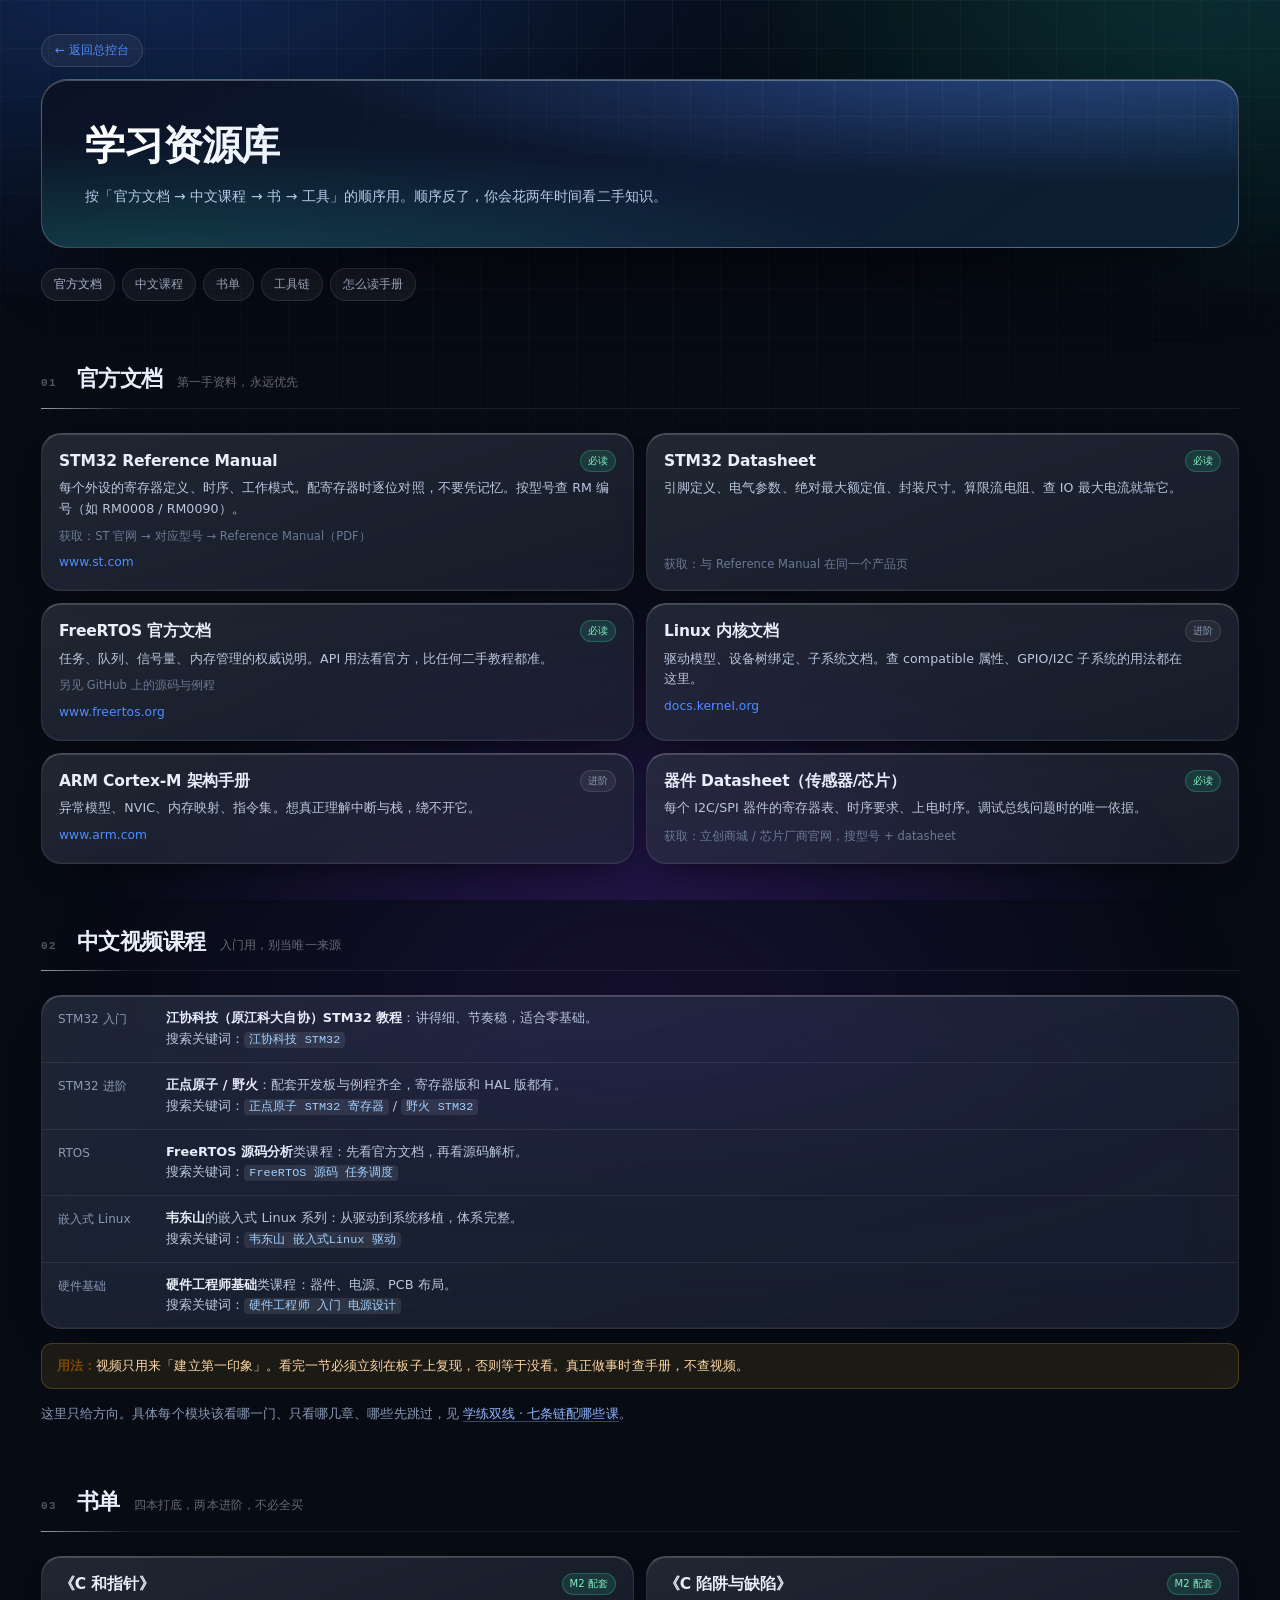
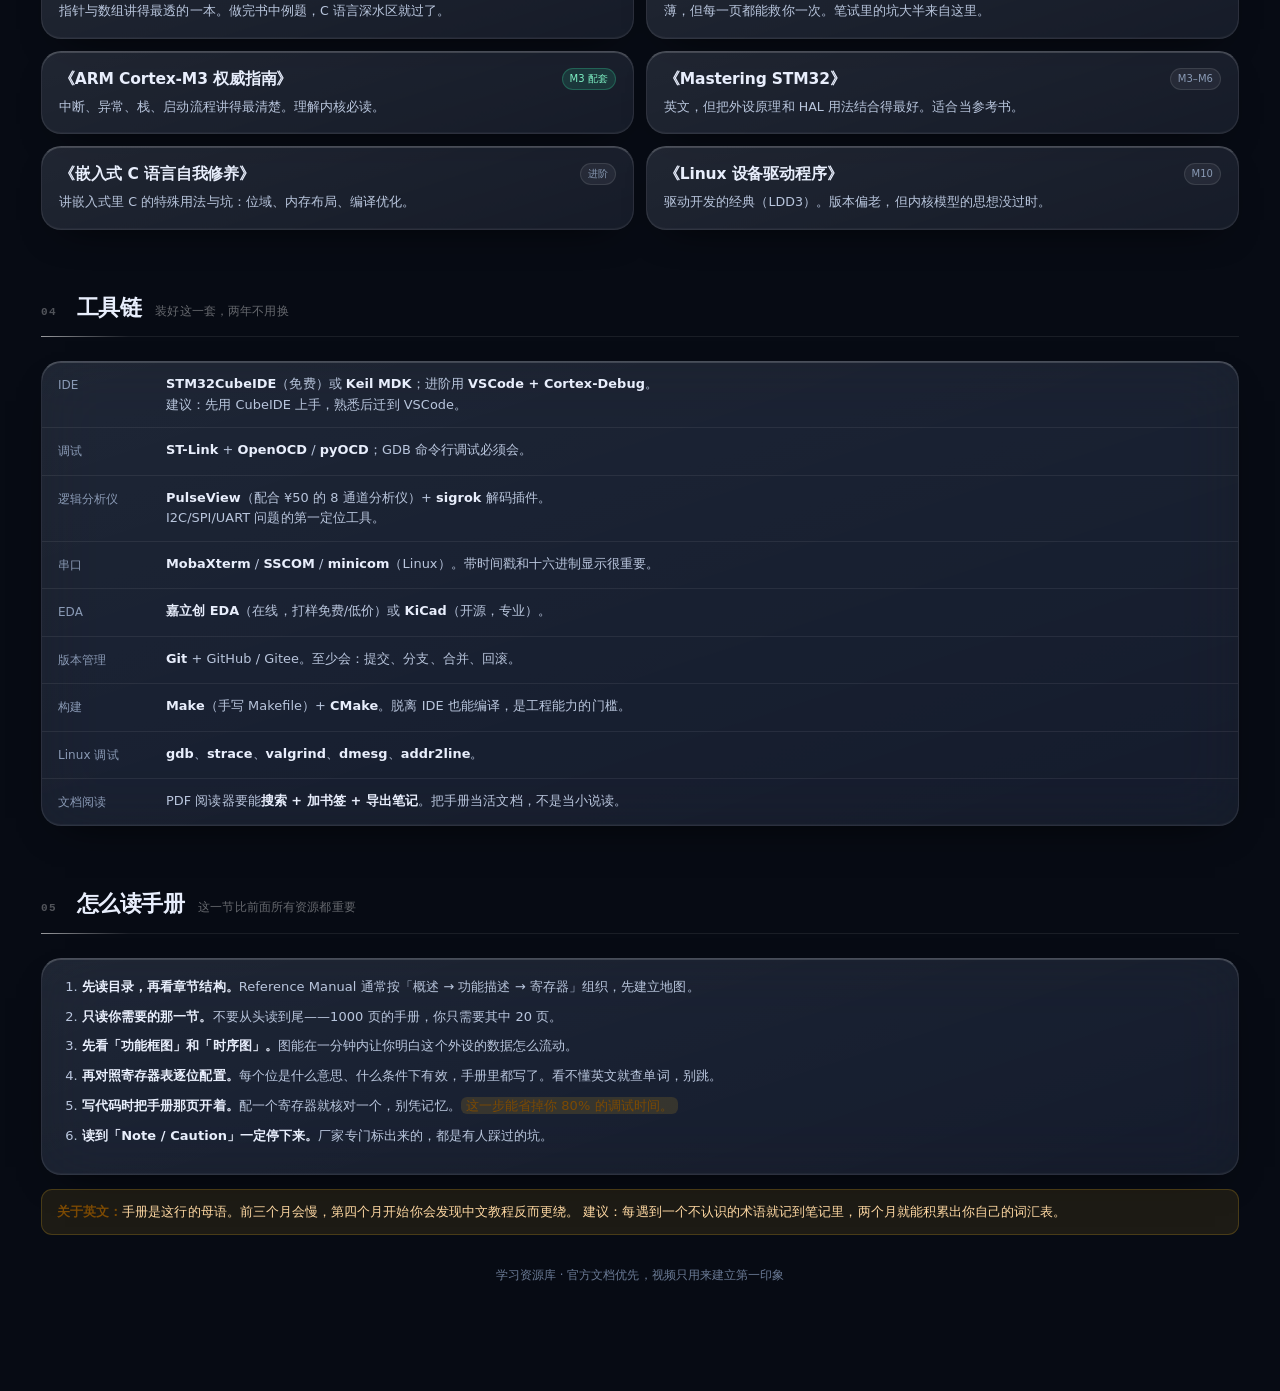
<file: 学习资源库.html>
<!DOCTYPE html>
<html lang="zh-CN">
<head>
<meta charset="UTF-8">
<meta name="viewport" content="width=device-width, initial-scale=1">
<title>学习资源库 · 文档 / 课程 / 书单 / 工具</title>
<style>
  :root{
    --ink:#0f172a; --ink2:#334155; --ink3:#64748b; --ink4:#94a3b8;
    --line:#dde5f4; --line2:#eef2fa;
    --blue:#1d4ed8; --blue-soft:#eef3ff;
    --teal:#0f766e; --teal-soft:#e9faf6;
    --green:#0b7a5a; --green-soft:#e9f9f2;
    --amber:#b45309; --amber-soft:#fff8e8;
    --bg:#f5f7fc;
  }
  *{box-sizing:border-box}
  html{scroll-behavior:smooth;scroll-padding-top:70px}
  body{margin:0;color:var(--ink);line-height:1.7;
    font-family:"PingFang SC","Microsoft YaHei","Segoe UI",system-ui,-apple-system,sans-serif;
    background:radial-gradient(900px 460px at 4% -8%,#e4edff 0%,transparent 58%),
               radial-gradient(800px 400px at 100% 1%,#e5f7f3 0%,transparent 52%),var(--bg);
    -webkit-font-smoothing:antialiased}

  .wrap{max-width:960px;margin:0 auto;padding:30px 20px 90px}

  .hero{background:linear-gradient(125deg,#0b1e3f 0%,#1d4ed8 58%,#0f766e 132%);
    border-radius:20px;padding:30px 32px 26px;color:#fff;position:relative;overflow:hidden;
    box-shadow:0 24px 54px -30px rgba(9,30,74,.7)}
  .hero::after{content:"";position:absolute;right:-70px;top:-100px;width:280px;height:280px;border-radius:50%;
    background:radial-gradient(circle,rgba(255,255,255,.17),transparent 62%)}
  .eyebrow{margin:0 0 8px;font-size:11px;letter-spacing:.32em;opacity:.66}
  .hero h1{margin:0;font-size:clamp(21px,3vw,29px);font-weight:800}
  .hero .lead{margin:10px 0 0;max-width:620px;font-size:13.5px;opacity:.92}

  .toc{display:flex;gap:7px;flex-wrap:wrap;margin-top:20px}
  .toc a{font-size:12px;text-decoration:none;color:var(--blue);background:#fff;border:1px solid var(--line);
    border-radius:999px;padding:5px 12px}
  .toc a:hover{background:var(--blue);color:#fff;border-color:var(--blue)}

  section{margin-top:32px}
  .sec{display:flex;align-items:baseline;gap:10px;margin-bottom:13px;flex-wrap:wrap}
  .sec .no{font-size:10.5px;font-weight:800;letter-spacing:.1em;color:#fff;background:var(--blue);
    border-radius:6px;padding:2px 8px}
  .sec h2{margin:0;font-size:16.5px;font-weight:800}
  .sec p{margin:0;font-size:12.3px;color:var(--ink4)}

  .cards{display:grid;grid-template-columns:repeat(2,1fr);gap:12px}
  .card{background:#fff;border:1px solid var(--line);border-radius:13px;padding:16px 17px;
    box-shadow:0 8px 22px -26px rgba(15,23,42,.55);display:flex;flex-direction:column;gap:6px}
  .card .top{display:flex;align-items:flex-start;gap:9px}
  .card h3{margin:0;font-size:13.8px;font-weight:800;flex:1;line-height:1.45}
  .card .lv{font-size:10px;border-radius:999px;padding:1px 7px;background:#f5f8fd;color:var(--ink4);white-space:nowrap}
  .card .lv.core{background:var(--green-soft);color:var(--green)}
  .card p{margin:0;font-size:12.6px;color:var(--ink2);line-height:1.6}
  .card .meta{font-size:11.5px;color:var(--ink4);margin-top:auto}
  .card a{color:var(--blue);text-decoration:none;font-size:12.3px;word-break:break-all}
  .card a:hover{text-decoration:underline}

  .list{background:#fff;border:1px solid var(--line);border-radius:13px;overflow:hidden}
  .row{display:flex;gap:12px;padding:12px 16px;border-bottom:1px solid var(--line2);font-size:12.9px;
    align-items:flex-start}
  .row:last-child{border-bottom:none}
  .row .k{flex:0 0 96px;color:var(--ink3);font-size:12px;padding-top:1px}
  .row .v{flex:1;color:var(--ink2);line-height:1.6}
  .row .v b{color:var(--ink);font-weight:700}
  .row .v code{background:#f1f5fd;border-radius:4px;padding:1px 5px;font-size:11.8px;
    font-family:ui-monospace,Consolas,monospace;color:#1e3a8a}

  .steps{background:#fff;border:1px solid var(--line);border-radius:13px;padding:18px 20px}
  .steps ol{margin:0;padding-left:20px;font-size:13px;color:var(--ink2)}
  .steps li{margin-bottom:9px;line-height:1.6}
  .steps li b{color:var(--ink)}
  .steps .hl{background:var(--amber-soft);border-radius:6px;padding:1px 5px;color:#7c4a03}

  .warn{margin-top:14px;background:var(--amber-soft);border:1px solid #f6e2bd;border-radius:11px;
    padding:12px 15px;font-size:12.5px;color:#8a5a2b;line-height:1.6}
  .warn b{color:#7c4a03}

  .foot{margin-top:30px;text-align:center;font-size:11.5px;color:var(--ink4)}
  .back{display:inline-block;margin-bottom:12px;font-size:12px;color:var(--blue);text-decoration:none;
    background:#fff;border:1px solid var(--line);border-radius:999px;padding:5px 13px}
  .back:hover{background:var(--blue);color:#fff;border-color:var(--blue)}

  @media (max-width:760px){
    .cards{grid-template-columns:1fr}
    .row .k{flex-basis:76px}
  }
  @media (max-width:520px){
    .wrap{padding:18px 13px 70px}
    .hero{padding:22px 18px}
  }
  @media print{body{background:#fff}.card{break-inside:avoid}}
</style>
  <link rel="icon" href="favicon.ico">
<link rel="stylesheet" href="assets/theme.css">
</head>
<body>
<div class="wrap">

  <a class="back" href="学习总控台.html">← 返回总控台</a>

  <header class="hero">
    <h1>学习资源库</h1>
    <p class="lead">按「官方文档 → 中文课程 → 书 → 工具」的顺序用。顺序反了，你会花两年时间看二手知识。</p>
  </header>

  <nav class="toc">
    <a href="#doc">官方文档</a>
    <a href="#video">中文课程</a>
    <a href="#book">书单</a>
    <a href="#tool">工具链</a>
    <a href="#how">怎么读手册</a>
  </nav>

  <!-- 文档 -->
  <section id="doc">
    <div class="sec"><span class="no">01</span><h2>官方文档</h2><p>第一手资料，永远优先</p></div>
    <div class="cards">

      <article class="card">
        <div class="top"><h3>STM32 Reference Manual</h3><span class="lv core">必读</span></div>
        <p>每个外设的寄存器定义、时序、工作模式。配寄存器时逐位对照，不要凭记忆。按型号查 RM 编号（如 RM0008 / RM0090）。</p>
        <div class="meta">获取：ST 官网 → 对应型号 → Reference Manual（PDF）</div>
        <a href="https://www.st.com" target="_blank" rel="noopener">www.st.com</a>
      </article>

      <article class="card">
        <div class="top"><h3>STM32 Datasheet</h3><span class="lv core">必读</span></div>
        <p>引脚定义、电气参数、绝对最大额定值、封装尺寸。算限流电阻、查 IO 最大电流就靠它。</p>
        <div class="meta">获取：与 Reference Manual 在同一个产品页</div>
      </article>

      <article class="card">
        <div class="top"><h3>FreeRTOS 官方文档</h3><span class="lv core">必读</span></div>
        <p>任务、队列、信号量、内存管理的权威说明。API 用法看官方，比任何二手教程都准。</p>
        <div class="meta">另见 GitHub 上的源码与例程</div>
        <a href="https://www.freertos.org" target="_blank" rel="noopener">www.freertos.org</a>
      </article>

      <article class="card">
        <div class="top"><h3>Linux 内核文档</h3><span class="lv">进阶</span></div>
        <p>驱动模型、设备树绑定、子系统文档。查 compatible 属性、GPIO/I2C 子系统的用法都在这里。</p>
        <a href="https://docs.kernel.org" target="_blank" rel="noopener">docs.kernel.org</a>
      </article>

      <article class="card">
        <div class="top"><h3>ARM Cortex-M 架构手册</h3><span class="lv">进阶</span></div>
        <p>异常模型、NVIC、内存映射、指令集。想真正理解中断与栈，绕不开它。</p>
        <a href="https://www.arm.com" target="_blank" rel="noopener">www.arm.com</a>
      </article>

      <article class="card">
        <div class="top"><h3>器件 Datasheet（传感器/芯片）</h3><span class="lv core">必读</span></div>
        <p>每个 I2C/SPI 器件的寄存器表、时序要求、上电时序。调试总线问题时的唯一依据。</p>
        <div class="meta">获取：立创商城 / 芯片厂商官网，搜型号 + datasheet</div>
      </article>

    </div>
  </section>

  <!-- 视频 -->
  <section id="video">
    <div class="sec"><span class="no">02</span><h2>中文视频课程</h2><p>入门用，别当唯一来源</p></div>
    <div class="list">
      <div class="row"><span class="k">STM32 入门</span><span class="v"><b>江协科技（原江科大自协）STM32 教程</b>：讲得细、节奏稳，适合零基础。<br>搜索关键词：<code>江协科技 STM32</code></span></div>
      <div class="row"><span class="k">STM32 进阶</span><span class="v"><b>正点原子 / 野火</b>：配套开发板与例程齐全，寄存器版和 HAL 版都有。<br>搜索关键词：<code>正点原子 STM32 寄存器</code> / <code>野火 STM32</code></span></div>
      <div class="row"><span class="k">RTOS</span><span class="v"><b>FreeRTOS 源码分析</b>类课程：先看官方文档，再看源码解析。<br>搜索关键词：<code>FreeRTOS 源码 任务调度</code></span></div>
      <div class="row"><span class="k">嵌入式 Linux</span><span class="v"><b>韦东山</b>的嵌入式 Linux 系列：从驱动到系统移植，体系完整。<br>搜索关键词：<code>韦东山 嵌入式Linux 驱动</code></span></div>
      <div class="row"><span class="k">硬件基础</span><span class="v"><b>硬件工程师基础</b>类课程：器件、电源、PCB 布局。<br>搜索关键词：<code>硬件工程师 入门 电源设计</code></span></div>
    </div>
    <div class="warn"><b>用法：</b>视频只用来「建立第一印象」。看完一节必须立刻在板子上复现，否则等于没看。真正做事时查手册，不查视频。</div>
    <p style="margin:14px 0 0;font-size:12.5px;color:var(--ink3);line-height:1.7">
      这里只给方向。具体每个模块该看哪一门、只看哪几章、哪些先跳过，见
      <a href="学练双线.html#theory" style="color:#8fb7ff;text-decoration:none;border-bottom:1px solid rgba(143,183,255,.35)">学练双线 · 七条链配哪些课</a>。
    </p>
  </section>

  <!-- 书 -->
  <section id="book">
    <div class="sec"><span class="no">03</span><h2>书单</h2><p>四本打底，两本进阶，不必全买</p></div>
    <div class="cards">
      <article class="card">
        <div class="top"><h3>《C 和指针》</h3><span class="lv core">M2 配套</span></div>
        <p>指针与数组讲得最透的一本。做完书中例题，C 语言深水区就过了。</p>
      </article>
      <article class="card">
        <div class="top"><h3>《C 陷阱与缺陷》</h3><span class="lv core">M2 配套</span></div>
        <p>薄，但每一页都能救你一次。笔试里的坑大半来自这里。</p>
      </article>
      <article class="card">
        <div class="top"><h3>《ARM Cortex-M3 权威指南》</h3><span class="lv core">M3 配套</span></div>
        <p>中断、异常、栈、启动流程讲得最清楚。理解内核必读。</p>
      </article>
      <article class="card">
        <div class="top"><h3>《Mastering STM32》</h3><span class="lv">M3–M6</span></div>
        <p>英文，但把外设原理和 HAL 用法结合得最好。适合当参考书。</p>
      </article>
      <article class="card">
        <div class="top"><h3>《嵌入式 C 语言自我修养》</h3><span class="lv">进阶</span></div>
        <p>讲嵌入式里 C 的特殊用法与坑：位域、内存布局、编译优化。</p>
      </article>
      <article class="card">
        <div class="top"><h3>《Linux 设备驱动程序》</h3><span class="lv">M10</span></div>
        <p>驱动开发的经典（LDD3）。版本偏老，但内核模型的思想没过时。</p>
      </article>
    </div>
  </section>

  <!-- 工具 -->
  <section id="tool">
    <div class="sec"><span class="no">04</span><h2>工具链</h2><p>装好这一套，两年不用换</p></div>
    <div class="list">
      <div class="row"><span class="k">IDE</span><span class="v"><b>STM32CubeIDE</b>（免费）或 <b>Keil MDK</b>；进阶用 <b>VSCode + Cortex-Debug</b>。<br>建议：先用 CubeIDE 上手，熟悉后迁到 VSCode。</span></div>
      <div class="row"><span class="k">调试</span><span class="v"><b>ST-Link</b> + <b>OpenOCD</b> / <b>pyOCD</b>；GDB 命令行调试必须会。</span></div>
      <div class="row"><span class="k">逻辑分析仪</span><span class="v"><b>PulseView</b>（配合 ¥50 的 8 通道分析仪）+ <b>sigrok</b> 解码插件。<br>I2C/SPI/UART 问题的第一定位工具。</span></div>
      <div class="row"><span class="k">串口</span><span class="v"><b>MobaXterm</b> / <b>SSCOM</b> / <b>minicom</b>（Linux）。带时间戳和十六进制显示很重要。</span></div>
      <div class="row"><span class="k">EDA</span><span class="v"><b>嘉立创 EDA</b>（在线，打样免费/低价）或 <b>KiCad</b>（开源，专业）。</span></div>
      <div class="row"><span class="k">版本管理</span><span class="v"><b>Git</b> + GitHub / Gitee。至少会：提交、分支、合并、回滚。</span></div>
      <div class="row"><span class="k">构建</span><span class="v"><b>Make</b>（手写 Makefile）+ <b>CMake</b>。脱离 IDE 也能编译，是工程能力的门槛。</span></div>
      <div class="row"><span class="k">Linux 调试</span><span class="v"><b>gdb</b>、<b>strace</b>、<b>valgrind</b>、<b>dmesg</b>、<b>addr2line</b>。</span></div>
      <div class="row"><span class="k">文档阅读</span><span class="v">PDF 阅读器要能<b>搜索 + 加书签 + 导出笔记</b>。把手册当活文档，不是当小说读。</span></div>
    </div>
  </section>

  <!-- 怎么读 -->
  <section id="how">
    <div class="sec"><span class="no">05</span><h2>怎么读手册</h2><p>这一节比前面所有资源都重要</p></div>
    <div class="steps">
      <ol>
        <li><b>先读目录，再看章节结构。</b>Reference Manual 通常按「概述 → 功能描述 → 寄存器」组织，先建立地图。</li>
        <li><b>只读你需要的那一节。</b>不要从头读到尾——1000 页的手册，你只需要其中 20 页。</li>
        <li><b>先看「功能框图」和「时序图」。</b>图能在一分钟内让你明白这个外设的数据怎么流动。</li>
        <li><b>再对照寄存器表逐位配置。</b>每个位是什么意思、什么条件下有效，手册里都写了。看不懂英文就查单词，别跳。</li>
        <li><b>写代码时把手册那页开着。</b>配一个寄存器就核对一个，别凭记忆。<span class="hl">这一步能省掉你 80% 的调试时间。</span></li>
        <li><b>读到「Note / Caution」一定停下来。</b>厂家专门标出来的，都是有人踩过的坑。</li>
      </ol>
    </div>
    <div class="warn">
      <b>关于英文：</b>手册是这行的母语。前三个月会慢，第四个月开始你会发现中文教程反而更绕。
      建议：每遇到一个不认识的术语就记到笔记里，两个月就能积累出你自己的词汇表。
    </div>
  </section>

  <p class="foot">学习资源库 · 官方文档优先，视频只用来建立第一印象</p>
</div>
  <script src="assets/pointer.js" defer></script>
  <script src="assets/reveal.js" defer></script>
</body>
</html>
</file>
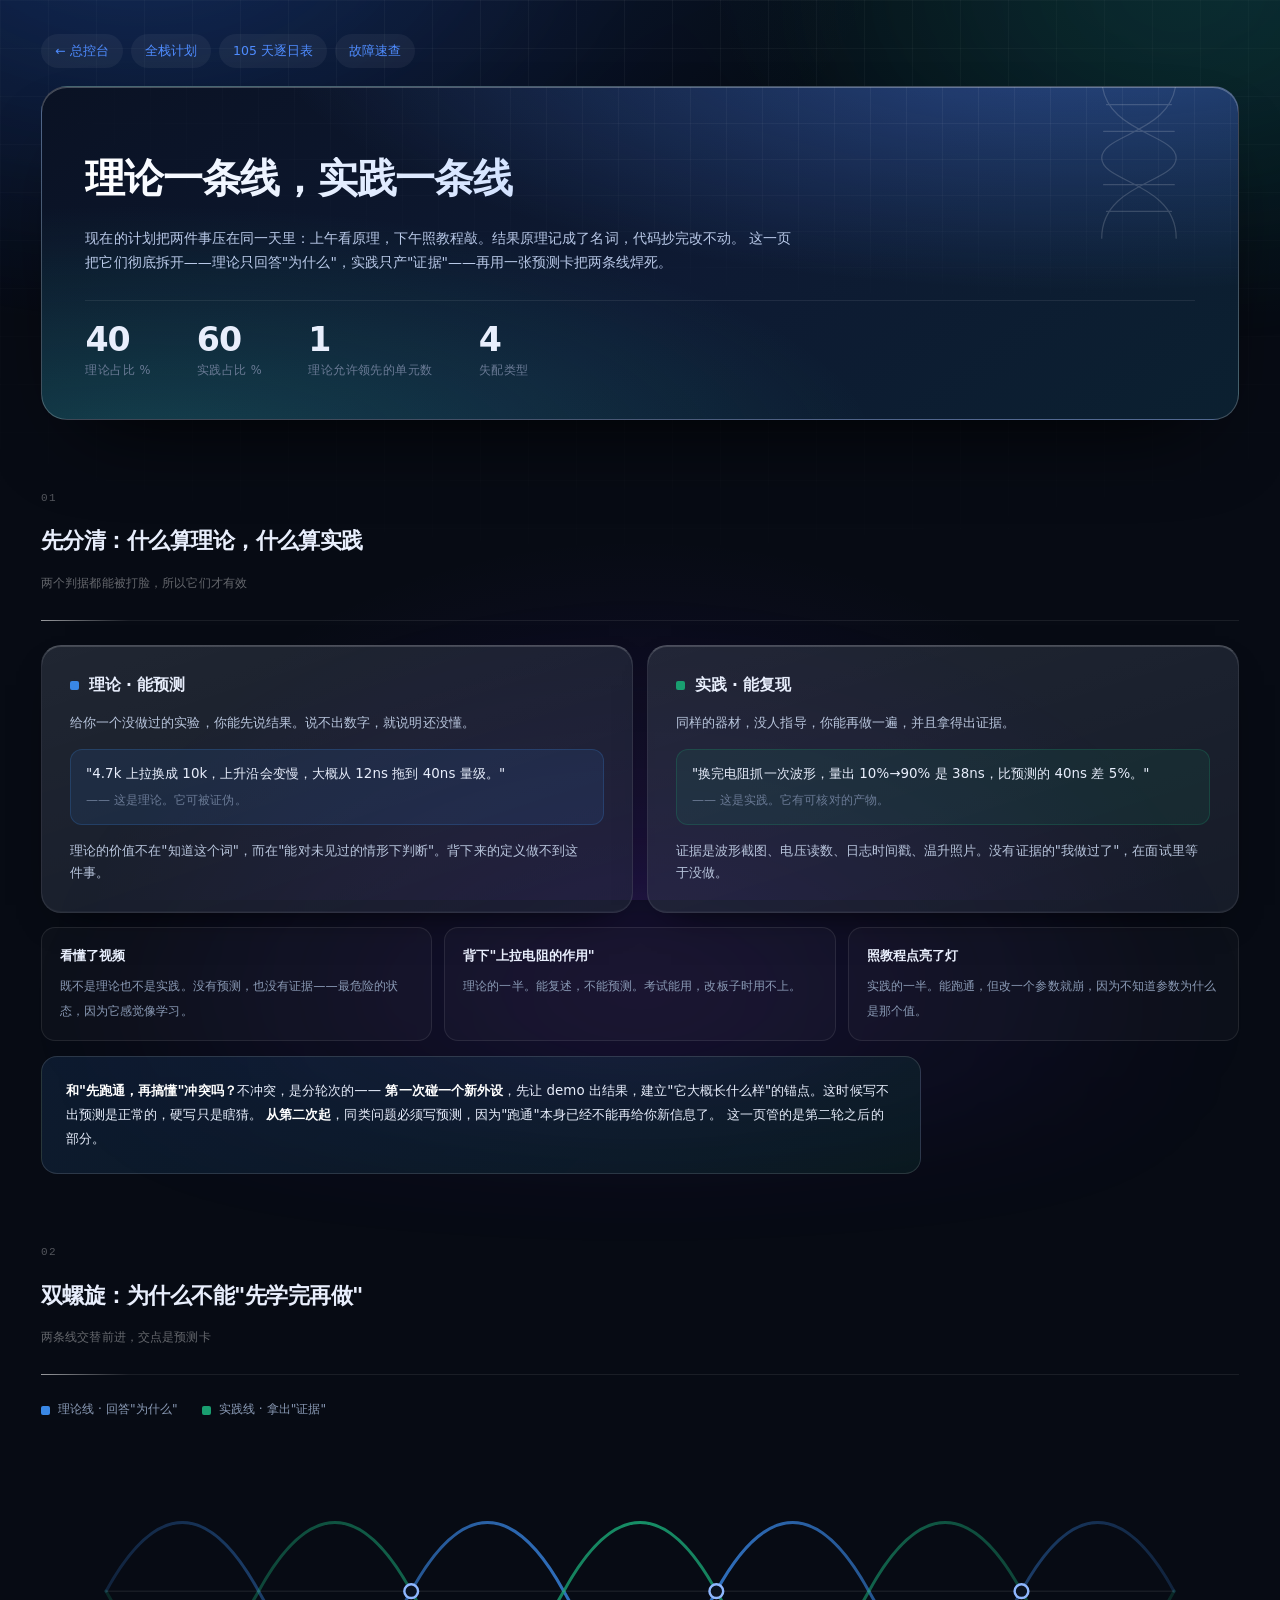
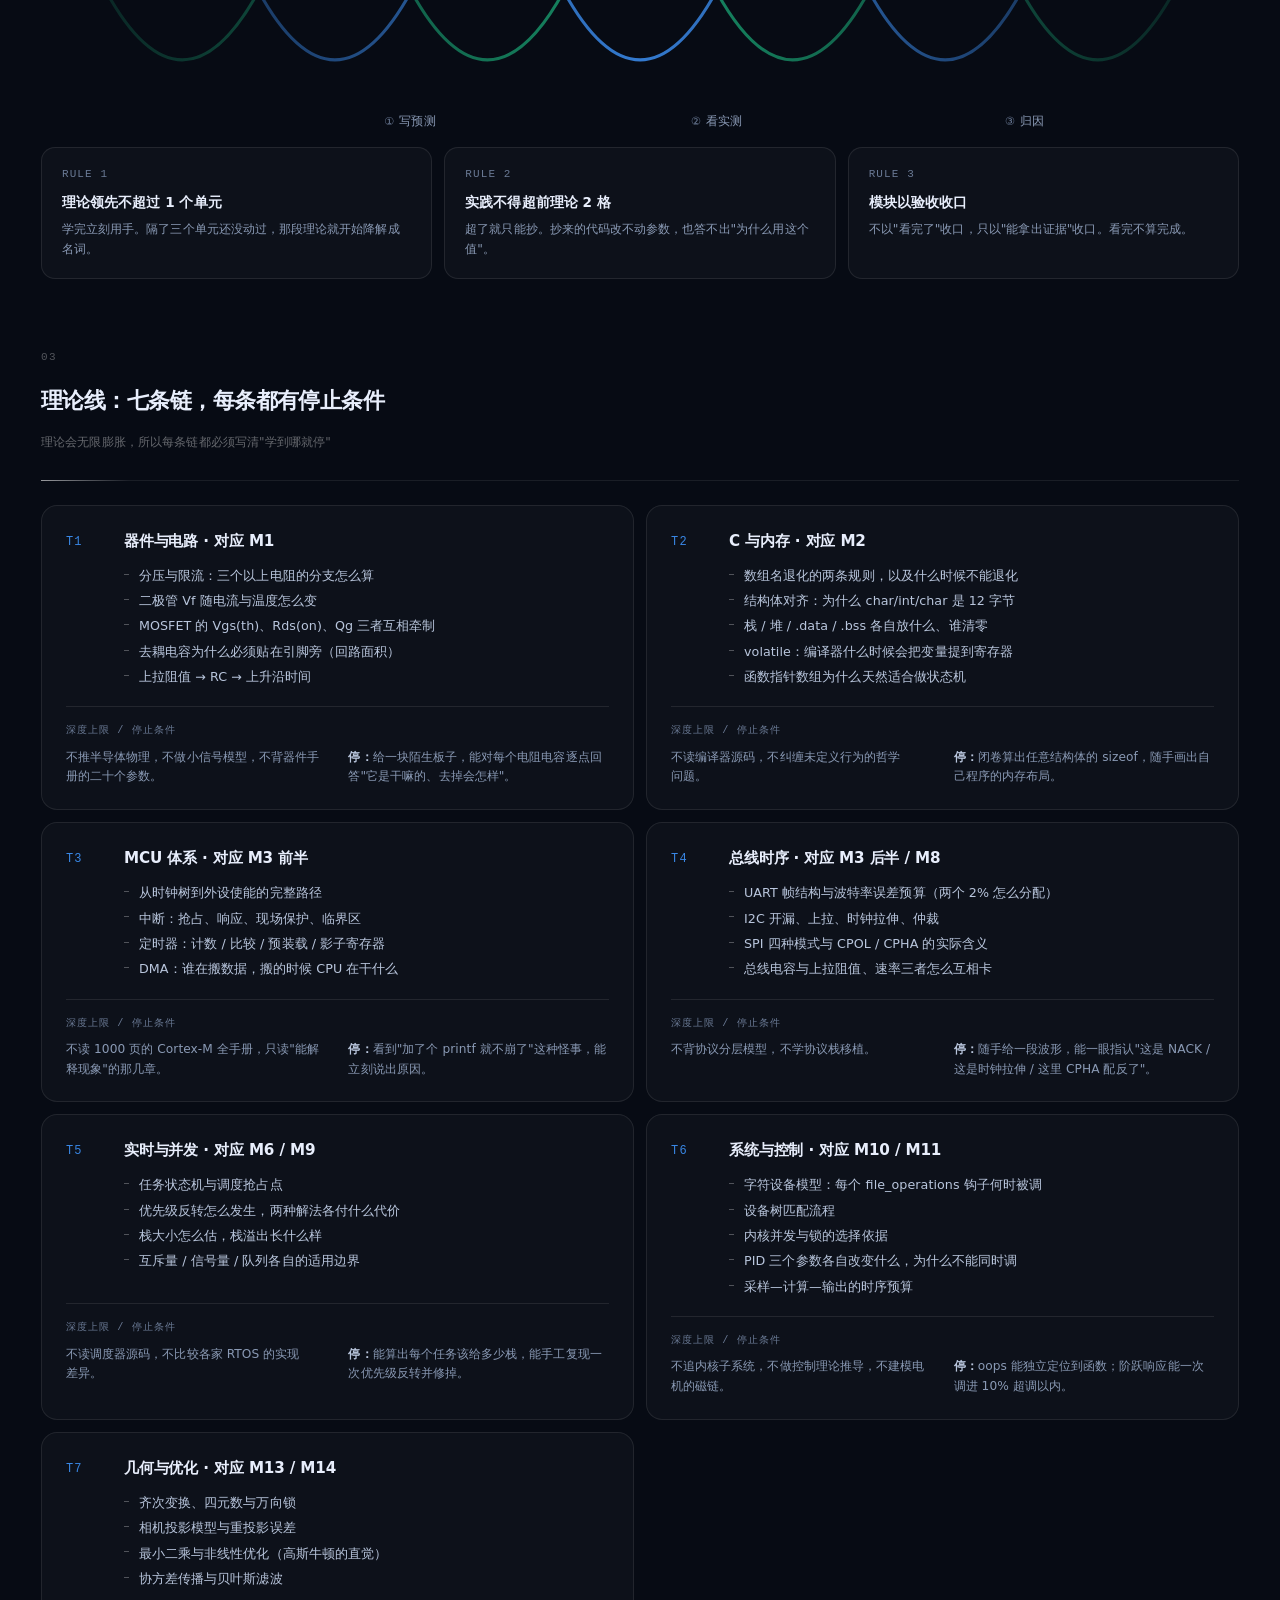
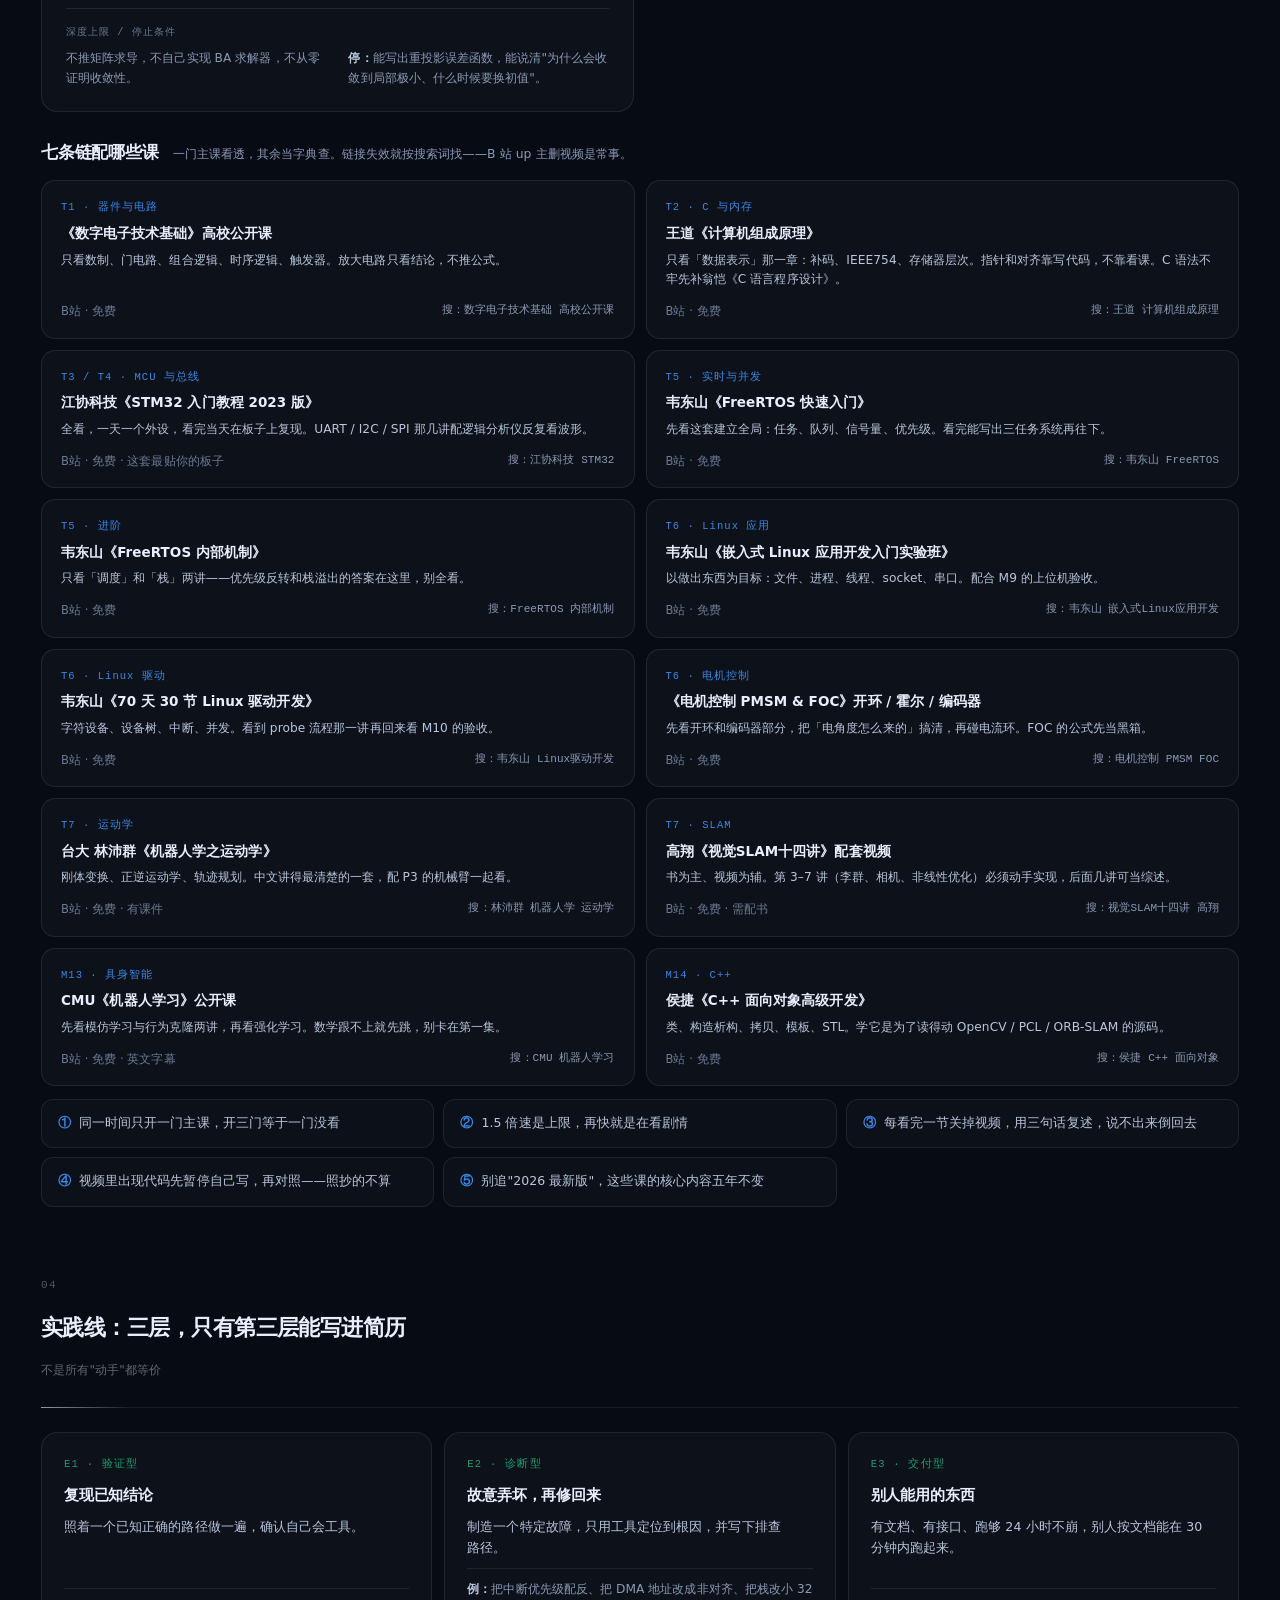
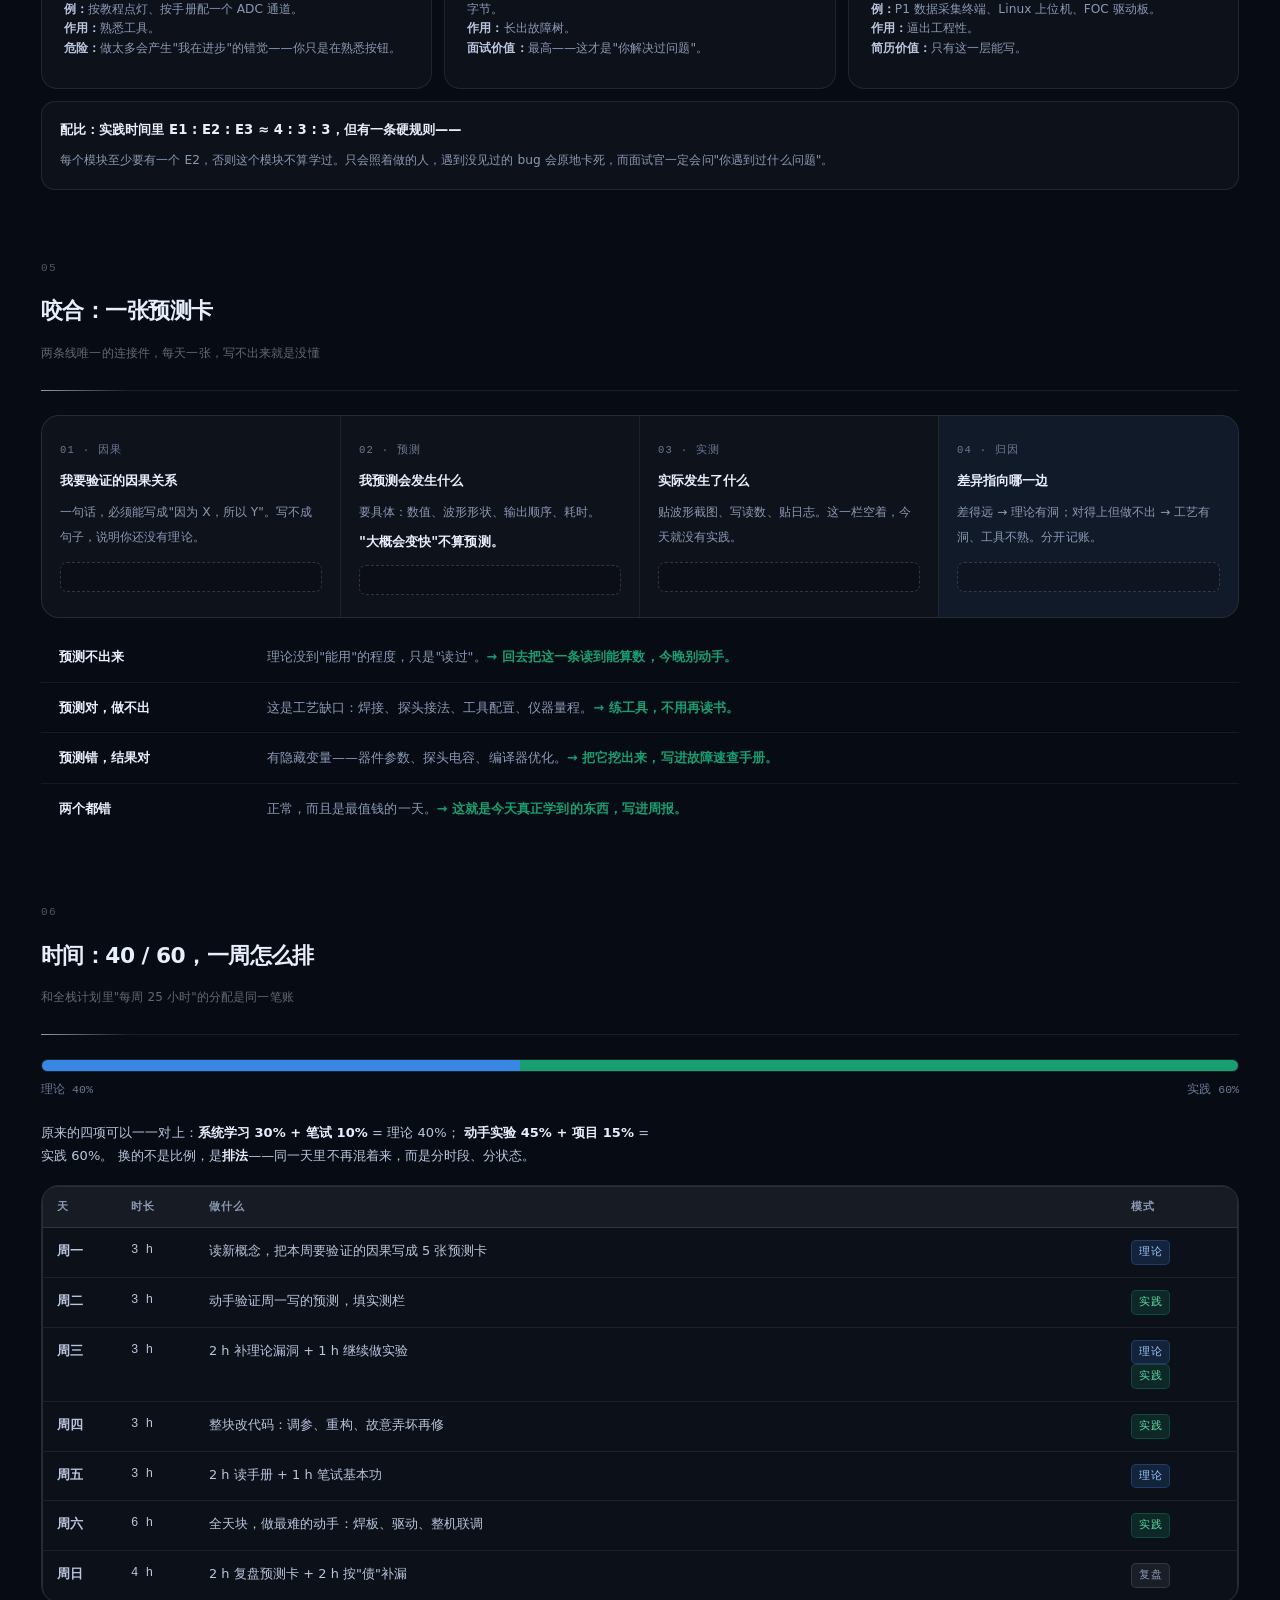
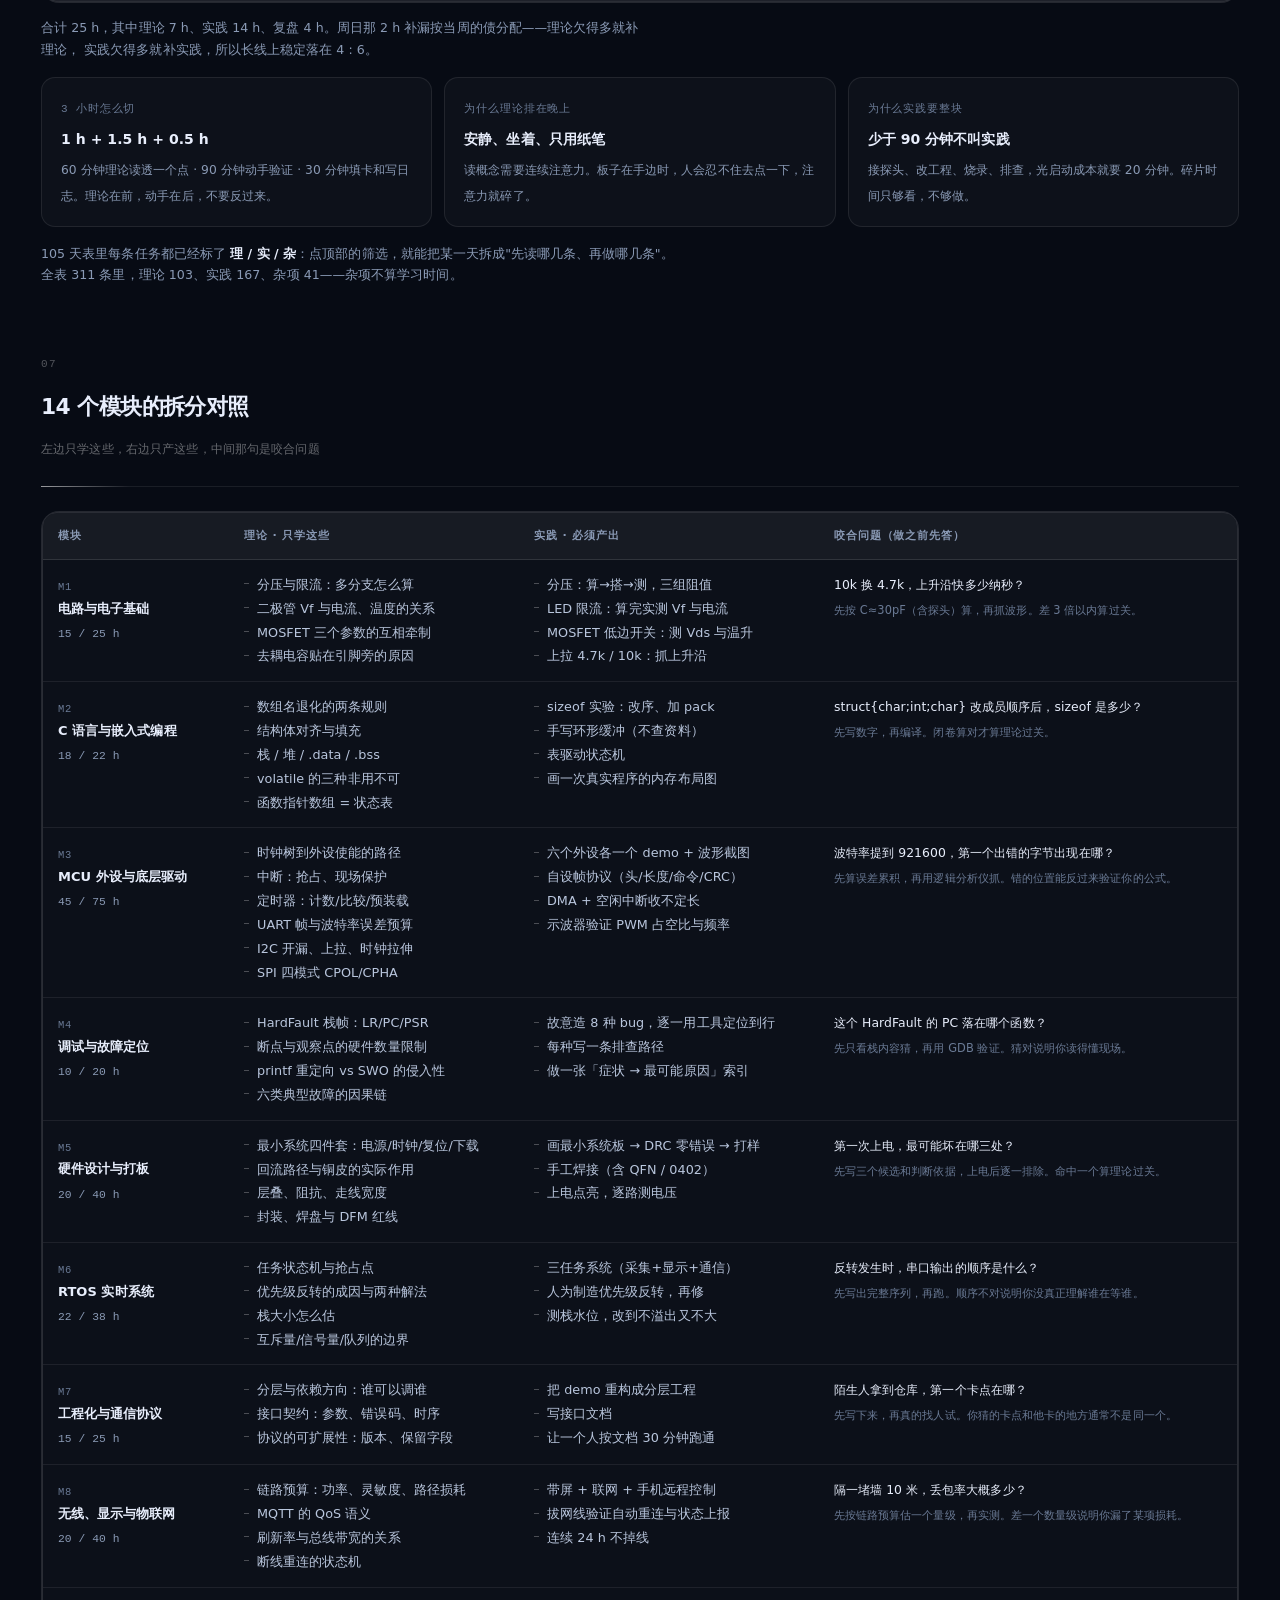
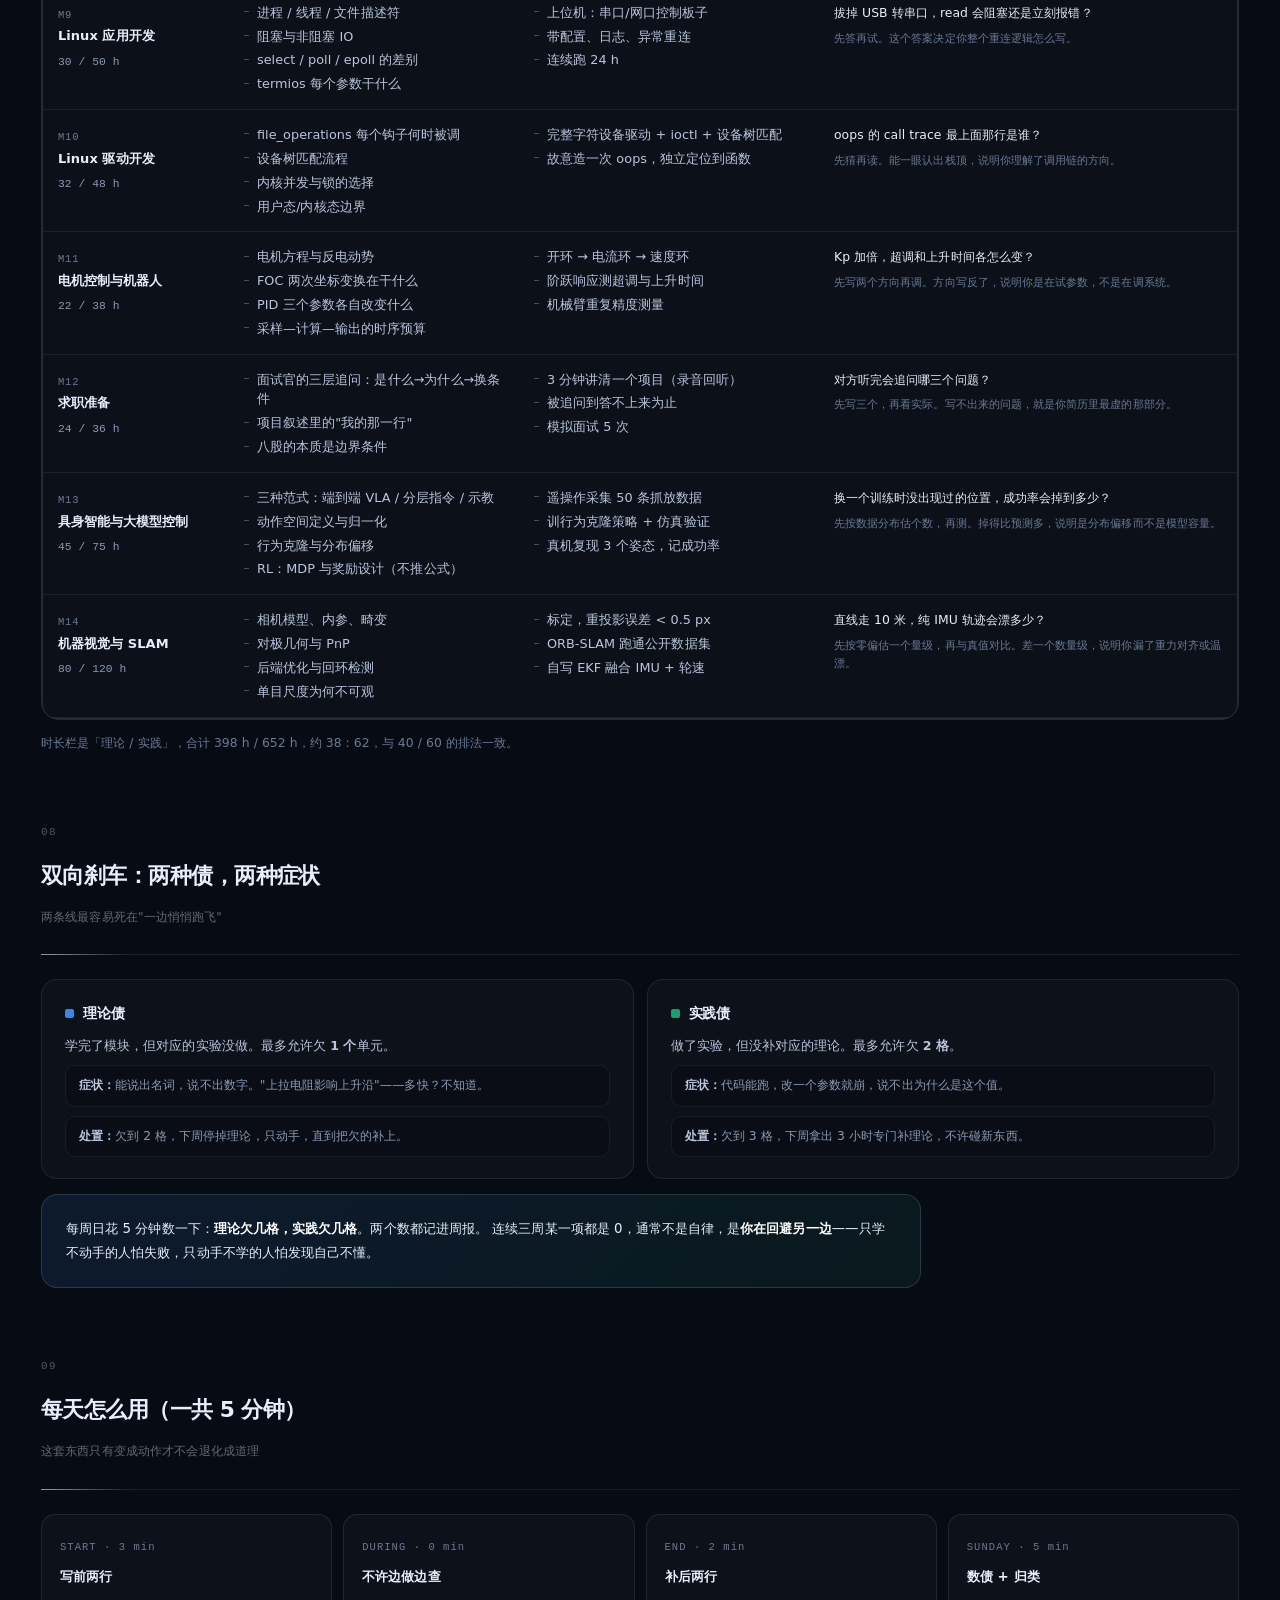
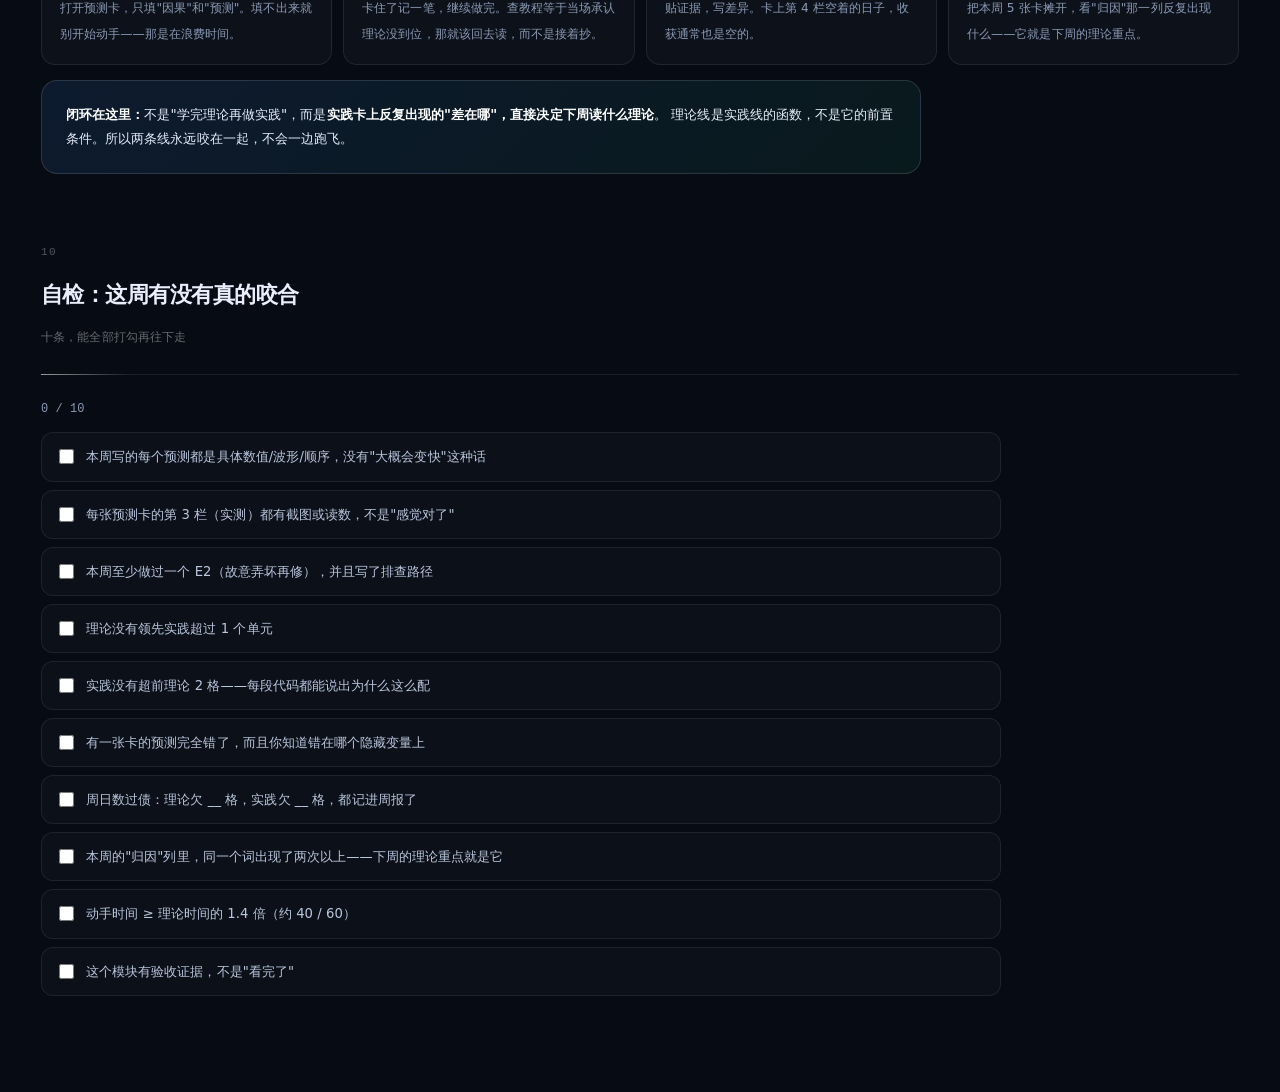
<file: 学练双线.html>
<!DOCTYPE html>
<html lang="zh-CN">
<head>
<meta charset="UTF-8">
<meta name="viewport" content="width=device-width, initial-scale=1">
<title>学练双线 · 理论一条，实践一条</title>
<style>
  :root{
    --t:#3987e5;          /* 理论 */
    --p:#199e70;          /* 实践 */
    --mono:ui-monospace,"SF Mono","JetBrains Mono",Consolas,monospace;
  }
  *{box-sizing:border-box}
  body{margin:0;line-height:1.68;-webkit-font-smoothing:antialiased}

  .top{display:flex;gap:8px;flex-wrap:wrap;margin-bottom:18px}
  .back{display:inline-flex;align-items:center;gap:6px;font-size:12.5px;text-decoration:none;
    border-radius:999px;padding:6px 14px;transition:background .18s,color .18s,border-color .18s}

  /* ---------- hero 附加数据条 ---------- */
  .hero-stats{display:flex;gap:46px;flex-wrap:wrap;margin-top:26px;padding-top:22px;
    border-top:1px solid rgba(255,255,255,.08)}
  .hero-stats div{display:flex;flex-direction:column;gap:3px}
  .hero-stats b{font-size:clamp(26px,2.6vw,34px);line-height:1;font-weight:800;
    letter-spacing:-.03em;font-variant-numeric:tabular-nums;color:var(--ink)}
  .hero-stats span{font-size:11.5px;color:var(--ink4);letter-spacing:.04em}

  /* ---------- 01 两个判据 ---------- */
  .crit{display:grid;grid-template-columns:repeat(2,minmax(0,1fr));gap:14px}
  .crit-card{padding:26px 28px 24px}
  .crit-h{display:flex;align-items:center;gap:10px;margin-bottom:12px}
  .crit-h h3{margin:0;font-size:17px}
  .sw{display:inline-block;width:9px;height:9px;border-radius:2px;flex:0 0 auto}
  .sw.t{background:var(--t)}
  .sw.p{background:var(--p)}
  .crit-card > p{font-size:13.4px;color:var(--ink2);margin:0 0 4px}
  .say{margin:15px 0;padding:13px 15px;border-radius:12px;font-size:13.4px;color:var(--ink);
    background:rgba(57,135,229,.10);border:1px solid rgba(57,135,229,.22);line-height:1.62}
  .say.p{background:rgba(25,158,112,.10);border-color:rgba(25,158,112,.24)}
  .say em{font-style:normal;color:var(--ink4);font-size:12px;display:block;margin-top:7px}
  .small{font-size:12.4px;color:var(--ink3);margin:0}

  .nopes{display:grid;grid-template-columns:repeat(3,1fr);gap:12px;margin-top:14px}
  .nope{padding:16px 18px;border-radius:14px;border:1px solid rgba(255,255,255,.09);
    background:rgba(255,255,255,.026)}
  .nope b{display:block;font-size:13.2px;color:var(--ink);margin-bottom:5px}
  .nope span{font-size:12.2px;color:var(--ink3);line-height:1.6}

  /* ---------- 02 双螺旋 ---------- */
  .hlegend{display:flex;gap:24px;flex-wrap:wrap;font-size:12.2px;color:var(--ink3);margin:0 0 4px}
  .hlegend span{display:inline-flex;align-items:center;gap:8px}
  .helix{margin:2px 0 6px;padding:6px 4px 0}
  .helix svg{width:100%;height:auto;display:block}
  .hsteps{position:relative;height:20px;margin:0 0 16px}
  .hsteps div{position:absolute;top:0;transform:translateX(-50%);white-space:nowrap;
    font-size:12.2px;color:var(--ink3);letter-spacing:.02em}
  .hsteps div:nth-child(1){left:30.8%}
  .hsteps div:nth-child(2){left:56.4%}
  .hsteps div:nth-child(3){left:82.1%}
  .hsteps span{color:var(--ink4);font-size:11px;margin-right:5px}
  .rules3{display:grid;grid-template-columns:repeat(3,1fr);gap:12px;margin-top:16px}
  .r3{padding:18px 20px;border-radius:14px;border:1px solid rgba(255,255,255,.09);
    background:rgba(255,255,255,.028);display:flex;flex-direction:column;gap:6px}
  .r3 .n{font-family:var(--mono);font-size:11px;color:var(--ink4);letter-spacing:.1em}
  .r3 b{font-size:13.6px;color:var(--ink)}
  .r3 span{font-size:12.3px;color:var(--ink3);line-height:1.62}

  /* ---------- 03 理论链 ---------- */
  .chain{display:grid;grid-template-columns:repeat(2,minmax(0,1fr));gap:12px}
  .tcard{display:grid;grid-template-columns:44px minmax(0,1fr);gap:14px;align-items:start;
    padding:22px 24px;border-radius:16px;border:1px solid rgba(255,255,255,.085);
    background:rgba(255,255,255,.028);transition:border-color .2s,background .2s,transform .2s}
  .tcard:hover{border-color:rgba(255,255,255,.22);background:rgba(255,255,255,.045);
    transform:translateY(-4px)}
  .tcard .id{font-family:var(--mono);font-size:12px;color:var(--t);letter-spacing:.1em;padding-top:4px}
  .tcard h3{margin:0 0 11px;font-size:15.2px;letter-spacing:-.01em}
  .tcard ul{list-style:none;padding:0;margin:0;display:grid;gap:5px}
  .tcard ul li{font-size:12.7px;color:var(--ink2);line-height:1.6;padding-left:15px;position:relative}
  .tcard ul li::before{content:"";position:absolute;left:0;top:.62em;width:5px;height:1px;
    background:rgba(255,255,255,.28)}
  .tcard .stop{grid-column:1 / -1;border-top:1px solid rgba(255,255,255,.09);
    padding-top:14px;margin-top:5px;display:grid;grid-template-columns:1fr 1fr;gap:2px 22px}
  .tcard .stop .lbl{grid-column:1 / -1;font-family:var(--mono);font-size:10.3px;color:var(--ink4);
    letter-spacing:.1em;display:block;margin-bottom:6px}
  .tcard .stop p{margin:0;font-size:12.2px;color:var(--ink3);line-height:1.62}
  .tcard .stop p b{color:var(--ink2);font-weight:700}

  /* ---------- 04 实践三层 ---------- */
  .tiers{display:grid;grid-template-columns:repeat(3,minmax(0,1fr));gap:12px}
  .tier{padding:22px 22px 20px;border-radius:16px;border:1px solid rgba(255,255,255,.085);
    background:rgba(255,255,255,.028);display:flex;flex-direction:column;
    transition:border-color .2s,background .2s,transform .2s}
  .tier:hover{border-color:rgba(255,255,255,.22);background:rgba(255,255,255,.045);
    transform:translateY(-4px)}
  .tier .tl{font-family:var(--mono);font-size:10.5px;letter-spacing:.12em;color:var(--p)}
  .tier h3{margin:8px 0 9px;font-size:15px}
  .tier p{margin:0 0 10px;font-size:12.6px;color:var(--ink2);line-height:1.62}
  .tier .ex{font-size:12.2px;color:var(--ink3);border-top:1px solid rgba(255,255,255,.08);
    padding-top:11px;margin-top:auto;line-height:1.6}
  .tier .ex b{color:var(--ink2);font-weight:700}

  /* ---------- 05 预测卡 ---------- */
  .pcard{display:grid;grid-template-columns:repeat(4,minmax(0,1fr));border-radius:18px;overflow:hidden;
    border:1px solid rgba(255,255,255,.10);background:rgba(255,255,255,.03)}
  .pcard > div{padding:20px 18px 22px;border-right:1px solid rgba(255,255,255,.07)}
  .pcard > div:last-child{border-right:0}
  .pcard .cn{font-family:var(--mono);font-size:10.5px;color:var(--ink4);letter-spacing:.12em}
  .pcard b{display:block;font-size:13.4px;margin:7px 0 6px;color:var(--ink)}
  .pcard .hint{font-size:12.2px;color:var(--ink3);line-height:1.6}
  .pcard .fill{margin-top:12px;height:30px;border-radius:7px;border:1px dashed rgba(255,255,255,.16);
    background:rgba(0,0,0,.16)}
  .pcard > div.attr{border-right:0;background:rgba(57,135,229,.06)}

  .mismatch{margin-top:14px}
  .mm{display:grid;grid-template-columns:190px minmax(0,1fr);gap:18px;align-items:baseline;
    padding:13px 18px;border-bottom:1px solid rgba(255,255,255,.06);font-size:12.8px}
  .mm:last-child{border-bottom:0}
  .mm .c{color:var(--ink);font-weight:700;font-size:13px}
  .mm .a{color:var(--ink3)}
  .mm .a b{color:var(--p);font-weight:700}

  /* ---------- 06 时间 ---------- */
  .ratio{display:flex;height:13px;border-radius:999px;overflow:hidden;margin:4px 0 8px;
    border:1px solid rgba(255,255,255,.10)}
  .ratio i{display:block;height:100%}
  .ratio .rt{background:var(--t);width:40%}
  .ratio .rp{background:var(--p);width:60%}
  .rlab{display:flex;justify-content:space-between;font-size:11.5px;color:var(--ink4);
    font-family:var(--mono);margin-bottom:20px}

  .wk{width:100%;border-collapse:separate;border-spacing:0;font-size:13px}
  .wk th{text-align:left;font-size:11.3px;letter-spacing:.08em;color:var(--ink4);font-weight:700;
    padding:10px 14px;border-bottom:1px solid rgba(255,255,255,.10)}
  .wk td{padding:12px 14px;border-bottom:1px solid rgba(255,255,255,.055);color:var(--ink2);
    vertical-align:top;font-size:12.9px}
  .wk tr:last-child td{border-bottom:0}
  .wk .d{color:var(--ink);font-weight:700;white-space:nowrap}
  .wk .h{font-family:var(--mono);font-size:12.2px;color:var(--ink3);white-space:nowrap}
  .mk{display:inline-block;font-size:10.5px;font-family:var(--mono);letter-spacing:.06em;
    padding:2px 7px;border-radius:5px;margin-right:7px;vertical-align:1px}
  .mk.t{color:#9dc2ff;background:rgba(57,135,229,.16);border:1px solid rgba(57,135,229,.28)}
  .mk.p{color:#5fd8a6;background:rgba(25,158,112,.16);border:1px solid rgba(25,158,112,.30)}
  .mk.m{color:var(--ink3);background:rgba(255,255,255,.06);border:1px solid rgba(255,255,255,.12)}

  .day3{display:grid;grid-template-columns:repeat(3,1fr);gap:12px;margin-top:16px}
  .d3{padding:17px 19px;border-radius:14px;border:1px solid rgba(255,255,255,.085);
    background:rgba(255,255,255,.028)}
  .d3 .t3{font-family:var(--mono);font-size:11px;color:var(--ink4);letter-spacing:.08em}
  .d3 b{display:block;margin:6px 0 5px;font-size:14px}
  .d3 span{font-size:12.3px;color:var(--ink3)}

  /* ---------- 07 对照表 ---------- */
  .tw{overflow-x:auto;border:1px solid rgba(255,255,255,.10);border-radius:18px;
    background:rgba(255,255,255,.022)}
  .maptbl{width:100%;min-width:920px;border-collapse:separate;border-spacing:0;font-size:12.8px}
  .maptbl th{position:sticky;top:0;z-index:2;text-align:left;font-size:11.2px;letter-spacing:.08em;
    color:var(--ink4);font-weight:700;padding:13px 15px;background:#0b1222;
    border-bottom:1px solid rgba(255,255,255,.12)}
  .maptbl td{padding:15px;vertical-align:top;border-bottom:1px solid rgba(255,255,255,.06)}
  .maptbl tr:last-child td{border-bottom:0}
  .maptbl tbody tr{transition:background .18s}
  .maptbl tbody tr:hover{background:rgba(255,255,255,.035)}
  .maptbl .mn{font-family:var(--mono);font-size:10.5px;color:var(--ink4);letter-spacing:.08em}
  .maptbl .mh{display:block;font-weight:700;color:var(--ink);font-size:13px;margin-top:2px;
    line-height:1.4}
  .maptbl .hr{display:block;font-family:var(--mono);font-size:11.3px;color:var(--ink3);
    margin-top:6px;white-space:nowrap}
  .maptbl ul{margin:0;padding:0;list-style:none;display:grid;gap:4px}
  .maptbl li{color:var(--ink2);line-height:1.55;padding-left:13px;position:relative}
  .maptbl li::before{content:"";position:absolute;left:0;top:.66em;width:5px;height:1px;
    background:rgba(255,255,255,.26)}
  .maptbl .bt{border-left:2px solid rgba(57,135,229,.55);padding-left:11px}
  .maptbl .bind{font-size:12.4px;color:var(--ink);line-height:1.6}
  .maptbl .bind em{font-style:normal;display:block;color:var(--ink4);font-size:11.4px;margin-top:6px}

  /* ---------- 08 刹车 ---------- */
  .brake{display:grid;grid-template-columns:repeat(2,minmax(0,1fr));gap:13px}
  .bk{padding:21px 23px;border-radius:16px;border:1px solid rgba(255,255,255,.085);
    background:rgba(255,255,255,.028)}
  .bk h4{margin:0 0 9px;font-size:14.4px;display:flex;align-items:center;gap:9px}
  .bk p{margin:0 0 9px;font-size:12.6px;color:var(--ink2);line-height:1.62}
  .bk p:last-child{margin-bottom:0}
  .bk .sym{font-size:12.3px;color:var(--ink3);padding:10px 13px;border-radius:10px;
    background:rgba(0,0,0,.18);border:1px solid rgba(255,255,255,.06);line-height:1.6}
  .bk .sym b{color:var(--ink2);font-weight:700}

  /* ---------- 09 每日闭环 ---------- */
  .steps5{display:grid;grid-template-columns:repeat(4,minmax(0,1fr));gap:11px}
  .st5{padding:18px 18px 17px;border-radius:14px;border:1px solid rgba(255,255,255,.085);
    background:rgba(255,255,255,.028);transition:border-color .2s,background .2s,transform .2s}
  .st5:hover{border-color:rgba(255,255,255,.22);background:rgba(255,255,255,.045);
    transform:translateY(-4px)}
  .st5 .n{font-family:var(--mono);font-size:10.5px;color:var(--ink4);letter-spacing:.1em}
  .st5 b{display:block;margin:7px 0 6px;font-size:13.4px}
  .st5 span{font-size:12.2px;color:var(--ink3);line-height:1.6}

  .loop{margin-top:15px;max-width:880px;padding:22px 24px;border-radius:16px;color:var(--ink);
    font-size:13.4px;line-height:1.78;border:1px solid rgba(255,255,255,.13);
    background:linear-gradient(135deg,rgba(57,135,229,.13),rgba(25,158,112,.10))}
  .loop b{color:#fff}

  /* ---------- 10 自检 ---------- */
  .chks{display:grid;gap:8px;max-width:960px}
  .chk{display:flex;gap:12px;align-items:flex-start;padding:13px 17px;border-radius:12px;
    border:1px solid rgba(255,255,255,.075);background:rgba(255,255,255,.024);cursor:pointer;
    font-size:13.2px;color:var(--ink2);line-height:1.6;
    transition:border-color .18s,background .18s,transform .18s}
  .chk:hover{border-color:rgba(255,255,255,.22);background:rgba(255,255,255,.05);
    transform:translateY(-2px)}
  .chk input{margin:3px 0 0;flex:0 0 auto;width:15px;height:15px;accent-color:var(--p);cursor:pointer}
  .chk:has(input:checked){border-color:rgba(25,158,112,.34);background:rgba(25,158,112,.07)}
  .chk:has(input:checked) span{color:var(--ink3);text-decoration:line-through;
    text-decoration-color:rgba(255,255,255,.28)}
  .cnt{font-family:var(--mono);font-size:12px;color:var(--ink3);margin-bottom:12px}

  /* ---------- 配套课程 ---------- */
  .courses{margin-top:26px}
  .courses-h{display:flex;align-items:baseline;gap:14px;flex-wrap:wrap;margin-bottom:13px}
  .courses-h h3{margin:0;font-size:16.5px;letter-spacing:-.01em}
  .courses-h p{margin:0;font-size:12.4px;color:var(--ink3)}
  .cgrid{display:grid;grid-template-columns:repeat(2,minmax(0,1fr));gap:11px}
  .cc{display:flex;flex-direction:column;gap:7px;padding:17px 19px 16px;border-radius:14px;
    border:1px solid rgba(255,255,255,.085);background:rgba(255,255,255,.028);
    text-decoration:none;transition:border-color .2s,background .2s,transform .2s}
  .cc:hover{border-color:rgba(255,255,255,.24);background:rgba(255,255,255,.05);
    transform:translateY(-4px)}
  .cc .ct{font-family:var(--mono);font-size:10.5px;letter-spacing:.1em;color:var(--t)}
  .cc b{font-size:13.5px;color:var(--ink);line-height:1.45;font-weight:700}
  .cc .cm{font-size:12.2px;color:var(--ink2);line-height:1.62}
  .cc .cd{font-size:11.5px;color:var(--ink4);margin-top:auto;padding-top:4px;
    display:flex;justify-content:space-between;gap:10px;flex-wrap:wrap}
  .cc .cd em{font-style:normal;color:var(--ink3);font-family:var(--mono);font-size:11px}
  .crules{display:grid;grid-template-columns:repeat(3,minmax(0,1fr));gap:9px;margin-top:13px}
  .crules div{padding:13px 16px;border-radius:12px;border:1px solid rgba(255,255,255,.08);
    background:rgba(255,255,255,.025);font-size:12.5px;color:var(--ink2);line-height:1.62}
  .crules b{color:var(--t);font-family:var(--mono);margin-right:8px;font-weight:700}

  /* ---------- 响应式 ---------- */
  @media (max-width:1060px){
    .chain{grid-template-columns:1fr}
  }
  @media (max-width:760px){
    .tcard{grid-template-columns:minmax(0,1fr);gap:8px}
    .tcard .stop{grid-template-columns:1fr;gap:8px}
  }
  @media (max-width:900px){
    .steps5{grid-template-columns:repeat(2,minmax(0,1fr))}
    .pcard{grid-template-columns:repeat(2,minmax(0,1fr))}
    .pcard > div{border-bottom:1px solid rgba(255,255,255,.07)}
    .pcard > div:nth-child(2n){border-right:0}
  }
  @media (max-width:820px){
    .crit,.tiers,.brake,.rules3,.nopes,.cgrid,.crules{grid-template-columns:1fr}
    .day3{grid-template-columns:1fr}
    .mm{grid-template-columns:1fr;gap:4px}
    .mm .a{padding-left:0}

    /* 宽表 -> 卡片 */
    .tw{overflow:visible;border:0;background:none;border-radius:0}
    .maptbl{min-width:0}
    .maptbl thead{display:none}
    .maptbl tbody tr{display:block;border:1px solid rgba(255,255,255,.10);border-radius:16px;
      background:rgba(255,255,255,.028);padding:17px 18px;margin-bottom:10px}
    .maptbl tbody tr:hover{background:rgba(255,255,255,.028)}
    .maptbl td{display:block;border:0;padding:0 0 13px}
    .maptbl td:last-child{padding-bottom:0}
    .maptbl td[data-h]::before{content:attr(data-h);display:block;font-family:var(--mono);
      font-size:10.2px;letter-spacing:.1em;color:var(--ink4);margin-bottom:7px}
  }
  @media (max-width:620px){
    .steps5,.pcard{grid-template-columns:1fr}
    .pcard > div{border-right:0}
    .hero-stats{display:grid;grid-template-columns:1fr 1fr;gap:20px 18px}

    /* 周表 -> 堆叠 */
    .wk thead{display:none}
    .wk tr{display:block;padding:15px 17px;border-bottom:1px solid rgba(255,255,255,.06)}
    .wk tr:last-child{border-bottom:0}
    .wk td{display:block;padding:0;border:0}
    .wk td.d{font-size:14.5px;margin-bottom:3px}
    .wk td.h{font-size:11.3px;color:var(--ink4);margin-bottom:7px}
    .wk td:nth-child(3){margin-bottom:9px;font-size:12.8px;line-height:1.65}
  }
  @media print{
    .top,.ratio,.pcard .fill{display:none}
  }
</style>
<link rel="icon" href="favicon.ico">
<link rel="stylesheet" href="assets/theme.css">
</head>
<body>
<div class="wrap">

  <div class="top">
    <a class="back" href="学习总控台.html">← 总控台</a>
    <a class="back" href="嵌入式软硬件全栈学习计划.html">全栈计划</a>
    <a class="back" href="105天逐日任务表.html">105 天逐日表</a>
    <a class="back" href="故障速查手册.html">故障速查</a>
  </div>

  <header class="hero">
    <svg class="hero-art" viewBox="0 0 220 220" fill="none" stroke="#fff"
         stroke-width="1.3" stroke-linecap="round" aria-hidden="true">
      <path d="M50 26c0 58 78 58 78 84s-78 26-78 84"/>
      <path d="M128 26c0 58-78 58-78 84s78 26 78 84"/>
      <path d="M55 54h68M52 82h74M52 138h74M55 166h68"/>
    </svg>
    <h1>理论一条线，实践一条线</h1>
    <p class="lead">
      现在的计划把两件事压在同一天里：上午看原理，下午照教程敲。结果原理记成了名词，代码抄完改不动。
      这一页把它们彻底拆开——理论只回答"为什么"，实践只产"证据"——再用一张预测卡把两条线焊死。
    </p>
    <div class="hero-stats">
      <div><b>40</b><span>理论占比 %</span></div>
      <div><b>60</b><span>实践占比 %</span></div>
      <div><b>1</b><span>理论允许领先的单元数</span></div>
      <div><b>4</b><span>失配类型</span></div>
    </div>
  </header>

  <!-- ============ 01 ============ -->
  <section id="crit">
    <div class="sec"><span class="no">01</span><h2>先分清：什么算理论，什么算实践</h2>
      <p>两个判据都能被打脸，所以它们才有效</p></div>

    <div class="crit">
      <article class="card crit-card">
        <div class="crit-h"><i class="sw t"></i><h3>理论 · 能预测</h3></div>
        <p>给你一个没做过的实验，你能先说结果。说不出数字，就说明还没懂。</p>
        <div class="say">"4.7k 上拉换成 10k，上升沿会变慢，大概从 12ns 拖到 40ns 量级。"<em>—— 这是理论。它可被证伪。</em></div>
        <p class="small">理论的价值不在"知道这个词"，而在"能对未见过的情形下判断"。背下来的定义做不到这件事。</p>
      </article>

      <article class="card crit-card">
        <div class="crit-h"><i class="sw p"></i><h3>实践 · 能复现</h3></div>
        <p>同样的器材，没人指导，你能再做一遍，并且拿得出证据。</p>
        <div class="say p">"换完电阻抓一次波形，量出 10%→90% 是 38ns，比预测的 40ns 差 5%。"<em>—— 这是实践。它有可核对的产物。</em></div>
        <p class="small">证据是波形截图、电压读数、日志时间戳、温升照片。没有证据的"我做过了"，在面试里等于没做。</p>
      </article>
    </div>

    <div class="nopes">
      <div class="nope"><b>看懂了视频</b><span>既不是理论也不是实践。没有预测，也没有证据——最危险的状态，因为它感觉像学习。</span></div>
      <div class="nope"><b>背下"上拉电阻的作用"</b><span>理论的一半。能复述，不能预测。考试能用，改板子时用不上。</span></div>
      <div class="nope"><b>照教程点亮了灯</b><span>实践的一半。能跑通，但改一个参数就崩，因为不知道参数为什么是那个值。</span></div>
    </div>

    <div class="loop">
      <b>和"先跑通，再搞懂"冲突吗？</b>不冲突，是分轮次的——
      <b>第一次碰一个新外设</b>，先让 demo 出结果，建立"它大概长什么样"的锚点。这时候写不出预测是正常的，硬写只是瞎猜。
      <b>从第二次起</b>，同类问题必须写预测，因为"跑通"本身已经不能再给你新信息了。
      这一页管的是第二轮之后的部分。
    </div>
  </section>

  <!-- ============ 02 ============ -->
  <section id="helix">
    <div class="sec"><span class="no">02</span><h2>双螺旋：为什么不能"先学完再做"</h2>
      <p>两条线交替前进，交点是预测卡</p></div>

    <div class="hlegend">
      <span><i class="sw t"></i>理论线 · 回答"为什么"</span>
      <span><i class="sw p"></i>实践线 · 拿出"证据"</span>
    </div>

    <div class="helix">
      <svg viewBox="0 0 780 180" fill="none" role="img"
           aria-label="理论线与实践线交替前进，三个交点是写预测、看实测、归因">
        <defs>
          <linearGradient id="gt" x1="0" y1="0" x2="1" y2="0">
            <stop offset="0" stop-color="#3987e5" stop-opacity=".20"/>
            <stop offset=".5" stop-color="#3987e5" stop-opacity=".90"/>
            <stop offset="1" stop-color="#3987e5" stop-opacity=".20"/>
          </linearGradient>
          <linearGradient id="gp" x1="0" y1="0" x2="1" y2="0">
            <stop offset="0" stop-color="#199e70" stop-opacity=".20"/>
            <stop offset=".5" stop-color="#199e70" stop-opacity=".90"/>
            <stop offset="1" stop-color="#199e70" stop-opacity=".20"/>
          </linearGradient>
        </defs>
        <path d="M40 105C73 45 107 45 140 105C173 165 207 165 240 105C273 45 307 45 340 105C373 165 407 165 440 105C473 45 507 45 540 105C573 165 607 165 640 105C673 45 707 45 740 105"
              stroke="url(#gt)" stroke-width="2" stroke-linecap="round"/>
        <path d="M40 105C73 165 107 165 140 105C173 45 207 45 240 105C273 165 307 165 340 105C373 45 407 45 440 105C473 165 507 165 540 105C573 45 607 45 640 105C673 165 707 165 740 105"
              stroke="url(#gp)" stroke-width="2" stroke-linecap="round"/>
        <line x1="40" y1="105" x2="740" y2="105" stroke="rgba(255,255,255,.07)" stroke-width="1"/>
        <circle cx="240" cy="105" r="4.5" fill="#0a1220" stroke="#8fb7ff" stroke-width="1.6"/>
        <circle cx="440" cy="105" r="4.5" fill="#0a1220" stroke="#8fb7ff" stroke-width="1.6"/>
        <circle cx="640" cy="105" r="4.5" fill="#0a1220" stroke="#8fb7ff" stroke-width="1.6"/>
      </svg>
    </div>

    <div class="hsteps">
      <div><span>①</span>写预测</div>
      <div><span>②</span>看实测</div>
      <div><span>③</span>归因</div>
    </div>

    <div class="rules3">
      <div class="r3"><span class="n">RULE 1</span><b>理论领先不超过 1 个单元</b>
        <span>学完立刻用手。隔了三个单元还没动过，那段理论就开始降解成名词。</span></div>
      <div class="r3"><span class="n">RULE 2</span><b>实践不得超前理论 2 格</b>
        <span>超了就只能抄。抄来的代码改不动参数，也答不出"为什么用这个值"。</span></div>
      <div class="r3"><span class="n">RULE 3</span><b>模块以验收收口</b>
        <span>不以"看完了"收口，只以"能拿出证据"收口。看完不算完成。</span></div>
    </div>
  </section>

  <!-- ============ 03 ============ -->
  <section id="theory">
    <div class="sec"><span class="no">03</span><h2>理论线：七条链，每条都有停止条件</h2>
      <p>理论会无限膨胀，所以每条链都必须写清"学到哪就停"</p></div>

    <div class="chain">

      <article class="tcard">
        <div class="id">T1</div>
        <div>
          <h3>器件与电路 · 对应 M1</h3>
          <ul>
            <li>分压与限流：三个以上电阻的分支怎么算</li>
            <li>二极管 Vf 随电流与温度怎么变</li>
            <li>MOSFET 的 Vgs(th)、Rds(on)、Qg 三者互相牵制</li>
            <li>去耦电容为什么必须贴在引脚旁（回路面积）</li>
            <li>上拉阻值 → RC → 上升沿时间</li>
          </ul>
        </div>
        <div class="stop">
          <span class="lbl">深度上限 / 停止条件</span>
          <p>不推半导体物理，不做小信号模型，不背器件手册的二十个参数。</p>
          <p><b>停：</b>给一块陌生板子，能对每个电阻电容逐点回答"它是干嘛的、去掉会怎样"。</p>
        </div>
      </article>

      <article class="tcard">
        <div class="id">T2</div>
        <div>
          <h3>C 与内存 · 对应 M2</h3>
          <ul>
            <li>数组名退化的两条规则，以及什么时候不能退化</li>
            <li>结构体对齐：为什么 char/int/char 是 12 字节</li>
            <li>栈 / 堆 / .data / .bss 各自放什么、谁清零</li>
            <li>volatile：编译器什么时候会把变量提到寄存器</li>
            <li>函数指针数组为什么天然适合做状态机</li>
          </ul>
        </div>
        <div class="stop">
          <span class="lbl">深度上限 / 停止条件</span>
          <p>不读编译器源码，不纠缠未定义行为的哲学问题。</p>
          <p><b>停：</b>闭卷算出任意结构体的 sizeof，随手画出自己程序的内存布局。</p>
        </div>
      </article>

      <article class="tcard">
        <div class="id">T3</div>
        <div>
          <h3>MCU 体系 · 对应 M3 前半</h3>
          <ul>
            <li>从时钟树到外设使能的完整路径</li>
            <li>中断：抢占、响应、现场保护、临界区</li>
            <li>定时器：计数 / 比较 / 预装载 / 影子寄存器</li>
            <li>DMA：谁在搬数据，搬的时候 CPU 在干什么</li>
          </ul>
        </div>
        <div class="stop">
          <span class="lbl">深度上限 / 停止条件</span>
          <p>不读 1000 页的 Cortex-M 全手册，只读"能解释现象"的那几章。</p>
          <p><b>停：</b>看到"加了个 printf 就不崩了"这种怪事，能立刻说出原因。</p>
        </div>
      </article>

      <article class="tcard">
        <div class="id">T4</div>
        <div>
          <h3>总线时序 · 对应 M3 后半 / M8</h3>
          <ul>
            <li>UART 帧结构与波特率误差预算（两个 2% 怎么分配）</li>
            <li>I2C 开漏、上拉、时钟拉伸、仲裁</li>
            <li>SPI 四种模式与 CPOL / CPHA 的实际含义</li>
            <li>总线电容与上拉阻值、速率三者怎么互相卡</li>
          </ul>
        </div>
        <div class="stop">
          <span class="lbl">深度上限 / 停止条件</span>
          <p>不背协议分层模型，不学协议栈移植。</p>
          <p><b>停：</b>随手给一段波形，能一眼指认"这是 NACK / 这是时钟拉伸 / 这里 CPHA 配反了"。</p>
        </div>
      </article>

      <article class="tcard">
        <div class="id">T5</div>
        <div>
          <h3>实时与并发 · 对应 M6 / M9</h3>
          <ul>
            <li>任务状态机与调度抢占点</li>
            <li>优先级反转怎么发生，两种解法各付什么代价</li>
            <li>栈大小怎么估，栈溢出长什么样</li>
            <li>互斥量 / 信号量 / 队列各自的适用边界</li>
          </ul>
        </div>
        <div class="stop">
          <span class="lbl">深度上限 / 停止条件</span>
          <p>不读调度器源码，不比较各家 RTOS 的实现差异。</p>
          <p><b>停：</b>能算出每个任务该给多少栈，能手工复现一次优先级反转并修掉。</p>
        </div>
      </article>

      <article class="tcard">
        <div class="id">T6</div>
        <div>
          <h3>系统与控制 · 对应 M10 / M11</h3>
          <ul>
            <li>字符设备模型：每个 file_operations 钩子何时被调</li>
            <li>设备树匹配流程</li>
            <li>内核并发与锁的选择依据</li>
            <li>PID 三个参数各自改变什么，为什么不能同时调</li>
            <li>采样—计算—输出的时序预算</li>
          </ul>
        </div>
        <div class="stop">
          <span class="lbl">深度上限 / 停止条件</span>
          <p>不追内核子系统，不做控制理论推导，不建模电机的磁链。</p>
          <p><b>停：</b>oops 能独立定位到函数；阶跃响应能一次调进 10% 超调以内。</p>
        </div>
      </article>

      <article class="tcard">
        <div class="id">T7</div>
        <div>
          <h3>几何与优化 · 对应 M13 / M14</h3>
          <ul>
            <li>齐次变换、四元数与万向锁</li>
            <li>相机投影模型与重投影误差</li>
            <li>最小二乘与非线性优化（高斯牛顿的直觉）</li>
            <li>协方差传播与贝叶斯滤波</li>
          </ul>
        </div>
        <div class="stop">
          <span class="lbl">深度上限 / 停止条件</span>
          <p>不推矩阵求导，不自己实现 BA 求解器，不从零证明收敛性。</p>
          <p><b>停：</b>能写出重投影误差函数，能说清"为什么会收敛到局部极小、什么时候要换初值"。</p>
        </div>
      </article>

    </div>

    <div class="courses">
      <div class="courses-h">
        <h3>七条链配哪些课</h3>
        <p>一门主课看透，其余当字典查。链接失效就按搜索词找——B 站 up 主删视频是常事。</p>
      </div>

      <div class="cgrid">

        <a class="cc" href="https://www.bilibili.com/video/BV1vPuP6bEmW/" target="_blank" rel="noopener noreferrer">
          <span class="ct">T1 · 器件与电路</span>
          <b>《数字电子技术基础》高校公开课</b>
          <span class="cm">只看数制、门电路、组合逻辑、时序逻辑、触发器。放大电路只看结论，不推公式。</span>
          <span class="cd"><span>B站 · 免费</span><em>搜：数字电子技术基础 高校公开课</em></span>
        </a>

        <a class="cc" href="https://www.bilibili.com/video/BV1ps4y1d73V/" target="_blank" rel="noopener noreferrer">
          <span class="ct">T2 · C 与内存</span>
          <b>王道《计算机组成原理》</b>
          <span class="cm">只看「数据表示」那一章：补码、IEEE754、存储器层次。指针和对齐靠写代码，不靠看课。C 语法不牢先补翁恺《C 语言程序设计》。</span>
          <span class="cd"><span>B站 · 免费</span><em>搜：王道 计算机组成原理</em></span>
        </a>

        <a class="cc" href="https://www.bilibili.com/video/BV1th411z7sn/" target="_blank" rel="noopener noreferrer">
          <span class="ct">T3 / T4 · MCU 与总线</span>
          <b>江协科技《STM32 入门教程 2023 版》</b>
          <span class="cm">全看，一天一个外设，看完当天在板子上复现。UART / I2C / SPI 那几讲配逻辑分析仪反复看波形。</span>
          <span class="cd"><span>B站 · 免费 · 这套最贴你的板子</span><em>搜：江协科技 STM32</em></span>
        </a>

        <a class="cc" href="https://www.bilibili.com/video/BV1844y1g7ud/" target="_blank" rel="noopener noreferrer">
          <span class="ct">T5 · 实时与并发</span>
          <b>韦东山《FreeRTOS 快速入门》</b>
          <span class="cm">先看这套建立全局：任务、队列、信号量、优先级。看完能写出三任务系统再往下。</span>
          <span class="cd"><span>B站 · 免费</span><em>搜：韦东山 FreeRTOS</em></span>
        </a>

        <a class="cc" href="https://www.bilibili.com/video/BV1Ar4y1C7En/" target="_blank" rel="noopener noreferrer">
          <span class="ct">T5 · 进阶</span>
          <b>韦东山《FreeRTOS 内部机制》</b>
          <span class="cm">只看「调度」和「栈」两讲——优先级反转和栈溢出的答案在这里，别全看。</span>
          <span class="cd"><span>B站 · 免费</span><em>搜：FreeRTOS 内部机制</em></span>
        </a>

        <a class="cc" href="https://www.bilibili.com/video/BV1HT421k7GW/" target="_blank" rel="noopener noreferrer">
          <span class="ct">T6 · Linux 应用</span>
          <b>韦东山《嵌入式 Linux 应用开发入门实验班》</b>
          <span class="cm">以做出东西为目标：文件、进程、线程、socket、串口。配合 M9 的上位机验收。</span>
          <span class="cd"><span>B站 · 免费</span><em>搜：韦东山 嵌入式Linux应用开发</em></span>
        </a>

        <a class="cc" href="https://www.bilibili.com/video/BV1Yb4y1t7Uj/" target="_blank" rel="noopener noreferrer">
          <span class="ct">T6 · Linux 驱动</span>
          <b>韦东山《70 天 30 节 Linux 驱动开发》</b>
          <span class="cm">字符设备、设备树、中断、并发。看到 probe 流程那一讲再回来看 M10 的验收。</span>
          <span class="cd"><span>B站 · 免费</span><em>搜：韦东山 Linux驱动开发</em></span>
        </a>

        <a class="cc" href="https://www.bilibili.com/video/BV1wZnmzrEWR/" target="_blank" rel="noopener noreferrer">
          <span class="ct">T6 · 电机控制</span>
          <b>《电机控制 PMSM &amp; FOC》开环 / 霍尔 / 编码器</b>
          <span class="cm">先看开环和编码器部分，把「电角度怎么来的」搞清，再碰电流环。FOC 的公式先当黑箱。</span>
          <span class="cd"><span>B站 · 免费</span><em>搜：电机控制 PMSM FOC</em></span>
        </a>

        <a class="cc" href="https://www.bilibili.com/video/BV1v4411H7ez/" target="_blank" rel="noopener noreferrer">
          <span class="ct">T7 · 运动学</span>
          <b>台大 林沛群《机器人学之运动学》</b>
          <span class="cm">刚体变换、正逆运动学、轨迹规划。中文讲得最清楚的一套，配 P3 的机械臂一起看。</span>
          <span class="cd"><span>B站 · 免费 · 有课件</span><em>搜：林沛群 机器人学 运动学</em></span>
        </a>

        <a class="cc" href="https://www.bilibili.com/video/BV1JK4y1s7xf/" target="_blank" rel="noopener noreferrer">
          <span class="ct">T7 · SLAM</span>
          <b>高翔《视觉SLAM十四讲》配套视频</b>
          <span class="cm">书为主、视频为辅。第 3–7 讲（李群、相机、非线性优化）必须动手实现，后面几讲可当综述。</span>
          <span class="cd"><span>B站 · 免费 · 需配书</span><em>搜：视觉SLAM十四讲 高翔</em></span>
        </a>

        <a class="cc" href="https://www.bilibili.com/video/BV1iBM8z7EJe/" target="_blank" rel="noopener noreferrer">
          <span class="ct">M13 · 具身智能</span>
          <b>CMU《机器人学习》公开课</b>
          <span class="cm">先看模仿学习与行为克隆两讲，再看强化学习。数学跟不上就先跳，别卡在第一集。</span>
          <span class="cd"><span>B站 · 免费 · 英文字幕</span><em>搜：CMU 机器人学习</em></span>
        </a>

        <a class="cc" href="https://www.bilibili.com/video/BV1r6h5zgE2i/" target="_blank" rel="noopener noreferrer">
          <span class="ct">M14 · C++</span>
          <b>侯捷《C++ 面向对象高级开发》</b>
          <span class="cm">类、构造析构、拷贝、模板、STL。学它是为了读得动 OpenCV / PCL / ORB-SLAM 的源码。</span>
          <span class="cd"><span>B站 · 免费</span><em>搜：侯捷 C++ 面向对象</em></span>
        </a>

      </div>

      <div class="crules">
        <div><b>①</b>同一时间只开一门主课，开三门等于一门没看</div>
        <div><b>②</b>1.5 倍速是上限，再快就是在看剧情</div>
        <div><b>③</b>每看完一节关掉视频，用三句话复述，说不出来倒回去</div>
        <div><b>④</b>视频里出现代码先暂停自己写，再对照——照抄的不算</div>
        <div><b>⑤</b>别追"2026 最新版"，这些课的核心内容五年不变</div>
      </div>
    </div>
  </section>

  <!-- ============ 04 ============ -->
  <section id="practice">
    <div class="sec"><span class="no">04</span><h2>实践线：三层，只有第三层能写进简历</h2>
      <p>不是所有"动手"都等价</p></div>

    <div class="tiers">
      <article class="tier">
        <span class="tl">E1 · 验证型</span>
        <h3>复现已知结论</h3>
        <p>照着一个已知正确的路径做一遍，确认自己会工具。</p>
        <p class="ex"><b>例：</b>按教程点灯、按手册配一个 ADC 通道。<br><b>作用：</b>熟悉工具。<br><b>危险：</b>做太多会产生"我在进步"的错觉——你只是在熟悉按钮。</p>
      </article>

      <article class="tier">
        <span class="tl">E2 · 诊断型</span>
        <h3>故意弄坏，再修回来</h3>
        <p>制造一个特定故障，只用工具定位到根因，并写下排查路径。</p>
        <p class="ex"><b>例：</b>把中断优先级配反、把 DMA 地址改成非对齐、把栈改小 32 字节。<br><b>作用：</b>长出故障树。<br><b>面试价值：</b>最高——这才是"你解决过问题"。</p>
      </article>

      <article class="tier">
        <span class="tl">E3 · 交付型</span>
        <h3>别人能用的东西</h3>
        <p>有文档、有接口、跑够 24 小时不崩，别人按文档能在 30 分钟内跑起来。</p>
        <p class="ex"><b>例：</b>P1 数据采集终端、Linux 上位机、FOC 驱动板。<br><b>作用：</b>逼出工程性。<br><b>简历价值：</b>只有这一层能写。</p>
      </article>
    </div>

    <div class="nope" style="margin-top:12px">
      <b>配比：实践时间里 E1 : E2 : E3 ≈ 4 : 3 : 3，但有一条硬规则——</b>
      <span>每个模块至少要有一个 E2，否则这个模块不算学过。只会照着做的人，遇到没见过的 bug 会原地卡死，而面试官一定会问"你遇到过什么问题"。</span>
    </div>
  </section>

  <!-- ============ 05 ============ -->
  <section id="card">
    <div class="sec"><span class="no">05</span><h2>咬合：一张预测卡</h2>
      <p>两条线唯一的连接件，每天一张，写不出来就是没懂</p></div>

    <div class="pcard">
      <div>
        <span class="cn">01 · 因果</span>
        <b>我要验证的因果关系</b>
        <span class="hint">一句话，必须能写成"因为 X，所以 Y"。写不成句子，说明你还没有理论。</span>
        <div class="fill"></div>
      </div>
      <div>
        <span class="cn">02 · 预测</span>
        <b>我预测会发生什么</b>
        <span class="hint">要具体：数值、波形形状、输出顺序、耗时。<b>"大概会变快"不算预测。</b></span>
        <div class="fill"></div>
      </div>
      <div>
        <span class="cn">03 · 实测</span>
        <b>实际发生了什么</b>
        <span class="hint">贴波形截图、写读数、贴日志。这一栏空着，今天就没有实践。</span>
        <div class="fill"></div>
      </div>
      <div class="attr">
        <span class="cn">04 · 归因</span>
        <b>差异指向哪一边</b>
        <span class="hint">差得远 → 理论有洞；对得上但做不出 → 工艺有洞、工具不熟。分开记账。</span>
        <div class="fill"></div>
      </div>
    </div>

    <div class="mismatch">
      <div class="mm"><span class="c">预测不出来</span><span class="a">理论没到"能用"的程度，只是"读过"。<b>→ 回去把这一条读到能算数，今晚别动手。</b></span></div>
      <div class="mm"><span class="c">预测对，做不出</span><span class="a">这是工艺缺口：焊接、探头接法、工具配置、仪器量程。<b>→ 练工具，不用再读书。</b></span></div>
      <div class="mm"><span class="c">预测错，结果对</span><span class="a">有隐藏变量——器件参数、探头电容、编译器优化。<b>→ 把它挖出来，写进故障速查手册。</b></span></div>
      <div class="mm"><span class="c">两个都错</span><span class="a">正常，而且是最值钱的一天。<b>→ 这就是今天真正学到的东西，写进周报。</b></span></div>
    </div>
  </section>

  <!-- ============ 06 ============ -->
  <section id="time">
    <div class="sec"><span class="no">06</span><h2>时间：40 / 60，一周怎么排</h2>
      <p>和全栈计划里"每周 25 小时"的分配是同一笔账</p></div>

    <div class="ratio" role="img" aria-label="理论 40%，实践 60%">
      <i class="rt"></i><i class="rp"></i>
    </div>
    <div class="rlab"><span>理论 40%</span><span>实践 60%</span></div>

    <p style="font-size:13px;color:var(--ink2);max-width:74ch;margin:0 0 18px">
      原来的四项可以一一对上：<b style="color:var(--ink)">系统学习 30% + 笔试 10%</b> = 理论 40%；
      <b style="color:var(--ink)">动手实验 45% + 项目 15%</b> = 实践 60%。
      换的不是比例，是<b style="color:var(--ink)">排法</b>——同一天里不再混着来，而是分时段、分状态。
    </p>

    <div class="tw">
      <table class="wk">
        <thead><tr><th style="width:74px">天</th><th style="width:78px">时长</th><th>做什么</th><th style="width:120px">模式</th></tr></thead>
        <tbody>
          <tr><td class="d">周一</td><td class="h">3 h</td><td>读新概念，把本周要验证的因果写成 5 张预测卡</td><td><span class="mk t">理论</span></td></tr>
          <tr><td class="d">周二</td><td class="h">3 h</td><td>动手验证周一写的预测，填实测栏</td><td><span class="mk p">实践</span></td></tr>
          <tr><td class="d">周三</td><td class="h">3 h</td><td>2 h 补理论漏洞 + 1 h 继续做实验</td><td><span class="mk t">理论</span><span class="mk p">实践</span></td></tr>
          <tr><td class="d">周四</td><td class="h">3 h</td><td>整块改代码：调参、重构、故意弄坏再修</td><td><span class="mk p">实践</span></td></tr>
          <tr><td class="d">周五</td><td class="h">3 h</td><td>2 h 读手册 + 1 h 笔试基本功</td><td><span class="mk t">理论</span></td></tr>
          <tr><td class="d">周六</td><td class="h">6 h</td><td>全天块，做最难的动手：焊板、驱动、整机联调</td><td><span class="mk p">实践</span></td></tr>
          <tr><td class="d">周日</td><td class="h">4 h</td><td>2 h 复盘预测卡 + 2 h 按"债"补漏</td><td><span class="mk m">复盘</span></td></tr>
        </tbody>
      </table>
    </div>

    <p style="font-size:12.6px;color:var(--ink3);margin:14px 0 0;max-width:76ch">
      合计 25 h，其中理论 7 h、实践 14 h、复盘 4 h。周日那 2 h 补漏按当周的债分配——理论欠得多就补理论，
      实践欠得多就补实践，所以长线上稳定落在 4 : 6。
    </p>

    <div class="day3">
      <div class="d3"><span class="t3">3 小时怎么切</span><b>1 h + 1.5 h + 0.5 h</b>
        <span>60 分钟理论读透一个点 · 90 分钟动手验证 · 30 分钟填卡和写日志。理论在前，动手在后，不要反过来。</span></div>
      <div class="d3"><span class="t3">为什么理论排在晚上</span><b>安静、坐着、只用纸笔</b>
        <span>读概念需要连续注意力。板子在手边时，人会忍不住去点一下，注意力就碎了。</span></div>
      <div class="d3"><span class="t3">为什么实践要整块</span><b>少于 90 分钟不叫实践</b>
        <span>接探头、改工程、烧录、排查，光启动成本就要 20 分钟。碎片时间只够看，不够做。</span></div>
    </div>

    <p style="font-size:12.6px;color:var(--ink3);margin:16px 0 0;max-width:80ch;line-height:1.7">
      105 天表里每条任务都已经标了 <b style="color:var(--ink)">理 / 实 / 杂</b>：点顶部的筛选，就能把某一天拆成"先读哪几条、再做哪几条"。
      全表 311 条里，理论 103、实践 167、杂项 41——杂项不算学习时间。
    </p>
  </section>

  <!-- ============ 07 ============ -->
  <section id="map">
    <div class="sec"><span class="no">07</span><h2>14 个模块的拆分对照</h2>
      <p>左边只学这些，右边只产这些，中间那句是咬合问题</p></div>

    <div class="tw">
      <table class="maptbl">
        <thead>
          <tr>
            <th style="width:186px">模块</th>
            <th style="width:290px">理论 · 只学这些</th>
            <th style="width:300px">实践 · 必须产出</th>
            <th>咬合问题（做之前先答）</th>
          </tr>
        </thead>
        <tbody>

          <tr>
            <td><span class="mn">M1</span><span class="mh">电路与电子基础</span><span class="hr">15 / 25 h</span></td>
            <td data-h="理论 · 只学这些"><ul>
              <li>分压与限流：多分支怎么算</li>
              <li>二极管 Vf 与电流、温度的关系</li>
              <li>MOSFET 三个参数的互相牵制</li>
              <li>去耦电容贴在引脚旁的原因</li>
            </ul></td>
            <td data-h="实践 · 必须产出"><ul>
              <li>分压：算→搭→测，三组阻值</li>
              <li>LED 限流：算完实测 Vf 与电流</li>
              <li>MOSFET 低边开关：测 Vds 与温升</li>
              <li>上拉 4.7k / 10k：抓上升沿</li>
            </ul></td>
            <td data-h="咬合问题（做之前先答）"><div class="bind">10k 换 4.7k，上升沿快多少纳秒？<em>先按 C≈30pF（含探头）算，再抓波形。差 3 倍以内算过关。</em></div></td>
          </tr>

          <tr>
            <td><span class="mn">M2</span><span class="mh">C 语言与嵌入式编程</span><span class="hr">18 / 22 h</span></td>
            <td data-h="理论 · 只学这些"><ul>
              <li>数组名退化的两条规则</li>
              <li>结构体对齐与填充</li>
              <li>栈 / 堆 / .data / .bss</li>
              <li>volatile 的三种非用不可</li>
              <li>函数指针数组 = 状态表</li>
            </ul></td>
            <td data-h="实践 · 必须产出"><ul>
              <li>sizeof 实验：改序、加 pack</li>
              <li>手写环形缓冲（不查资料）</li>
              <li>表驱动状态机</li>
              <li>画一次真实程序的内存布局图</li>
            </ul></td>
            <td data-h="咬合问题（做之前先答）"><div class="bind">struct{char;int;char} 改成员顺序后，sizeof 是多少？<em>先写数字，再编译。闭卷算对才算理论过关。</em></div></td>
          </tr>

          <tr>
            <td><span class="mn">M3</span><span class="mh">MCU 外设与底层驱动</span><span class="hr">45 / 75 h</span></td>
            <td data-h="理论 · 只学这些"><ul>
              <li>时钟树到外设使能的路径</li>
              <li>中断：抢占、现场保护</li>
              <li>定时器：计数/比较/预装载</li>
              <li>UART 帧与波特率误差预算</li>
              <li>I2C 开漏、上拉、时钟拉伸</li>
              <li>SPI 四模式 CPOL/CPHA</li>
            </ul></td>
            <td data-h="实践 · 必须产出"><ul>
              <li>六个外设各一个 demo + 波形截图</li>
              <li>自设帧协议（头/长度/命令/CRC）</li>
              <li>DMA + 空闲中断收不定长</li>
              <li>示波器验证 PWM 占空比与频率</li>
            </ul></td>
            <td data-h="咬合问题（做之前先答）"><div class="bind">波特率提到 921600，第一个出错的字节出现在哪？<em>先算误差累积，再用逻辑分析仪抓。错的位置能反过来验证你的公式。</em></div></td>
          </tr>

          <tr>
            <td><span class="mn">M4</span><span class="mh">调试与故障定位</span><span class="hr">10 / 20 h</span></td>
            <td data-h="理论 · 只学这些"><ul>
              <li>HardFault 栈帧：LR/PC/PSR</li>
              <li>断点与观察点的硬件数量限制</li>
              <li>printf 重定向 vs SWO 的侵入性</li>
              <li>六类典型故障的因果链</li>
            </ul></td>
            <td data-h="实践 · 必须产出"><ul>
              <li>故意造 8 种 bug，逐一用工具定位到行</li>
              <li>每种写一条排查路径</li>
              <li>做一张「症状 → 最可能原因」索引</li>
            </ul></td>
            <td data-h="咬合问题（做之前先答）"><div class="bind">这个 HardFault 的 PC 落在哪个函数？<em>先只看栈内容猜，再用 GDB 验证。猜对说明你读得懂现场。</em></div></td>
          </tr>

          <tr>
            <td><span class="mn">M5</span><span class="mh">硬件设计与打板</span><span class="hr">20 / 40 h</span></td>
            <td data-h="理论 · 只学这些"><ul>
              <li>最小系统四件套：电源/时钟/复位/下载</li>
              <li>回流路径与铜皮的实际作用</li>
              <li>层叠、阻抗、走线宽度</li>
              <li>封装、焊盘与 DFM 红线</li>
            </ul></td>
            <td data-h="实践 · 必须产出"><ul>
              <li>画最小系统板 → DRC 零错误 → 打样</li>
              <li>手工焊接（含 QFN / 0402）</li>
              <li>上电点亮，逐路测电压</li>
            </ul></td>
            <td data-h="咬合问题（做之前先答）"><div class="bind">第一次上电，最可能坏在哪三处？<em>先写三个候选和判断依据，上电后逐一排除。命中一个算理论过关。</em></div></td>
          </tr>

          <tr>
            <td><span class="mn">M6</span><span class="mh">RTOS 实时系统</span><span class="hr">22 / 38 h</span></td>
            <td data-h="理论 · 只学这些"><ul>
              <li>任务状态机与抢占点</li>
              <li>优先级反转的成因与两种解法</li>
              <li>栈大小怎么估</li>
              <li>互斥量/信号量/队列的边界</li>
            </ul></td>
            <td data-h="实践 · 必须产出"><ul>
              <li>三任务系统（采集+显示+通信）</li>
              <li>人为制造优先级反转，再修</li>
              <li>测栈水位，改到不溢出又不大</li>
            </ul></td>
            <td data-h="咬合问题（做之前先答）"><div class="bind">反转发生时，串口输出的顺序是什么？<em>先写出完整序列，再跑。顺序不对说明你没真正理解谁在等谁。</em></div></td>
          </tr>

          <tr>
            <td><span class="mn">M7</span><span class="mh">工程化与通信协议</span><span class="hr">15 / 25 h</span></td>
            <td data-h="理论 · 只学这些"><ul>
              <li>分层与依赖方向：谁可以调谁</li>
              <li>接口契约：参数、错误码、时序</li>
              <li>协议的可扩展性：版本、保留字段</li>
            </ul></td>
            <td data-h="实践 · 必须产出"><ul>
              <li>把 demo 重构成分层工程</li>
              <li>写接口文档</li>
              <li>让一个人按文档 30 分钟跑通</li>
            </ul></td>
            <td data-h="咬合问题（做之前先答）"><div class="bind">陌生人拿到仓库，第一个卡点在哪？<em>先写下来，再真的找人试。你猜的卡点和他卡的地方通常不是同一个。</em></div></td>
          </tr>

          <tr>
            <td><span class="mn">M8</span><span class="mh">无线、显示与物联网</span><span class="hr">20 / 40 h</span></td>
            <td data-h="理论 · 只学这些"><ul>
              <li>链路预算：功率、灵敏度、路径损耗</li>
              <li>MQTT 的 QoS 语义</li>
              <li>刷新率与总线带宽的关系</li>
              <li>断线重连的状态机</li>
            </ul></td>
            <td data-h="实践 · 必须产出"><ul>
              <li>带屏 + 联网 + 手机远程控制</li>
              <li>拔网线验证自动重连与状态上报</li>
              <li>连续 24 h 不掉线</li>
            </ul></td>
            <td data-h="咬合问题（做之前先答）"><div class="bind">隔一堵墙 10 米，丢包率大概多少？<em>先按链路预算估一个量级，再实测。差一个数量级说明你漏了某项损耗。</em></div></td>
          </tr>

          <tr>
            <td><span class="mn">M9</span><span class="mh">Linux 应用开发</span><span class="hr">30 / 50 h</span></td>
            <td data-h="理论 · 只学这些"><ul>
              <li>进程 / 线程 / 文件描述符</li>
              <li>阻塞与非阻塞 IO</li>
              <li>select / poll / epoll 的差别</li>
              <li>termios 每个参数干什么</li>
            </ul></td>
            <td data-h="实践 · 必须产出"><ul>
              <li>上位机：串口/网口控制板子</li>
              <li>带配置、日志、异常重连</li>
              <li>连续跑 24 h</li>
            </ul></td>
            <td data-h="咬合问题（做之前先答）"><div class="bind">拔掉 USB 转串口，read 会阻塞还是立刻报错？<em>先答再试。这个答案决定你整个重连逻辑怎么写。</em></div></td>
          </tr>

          <tr>
            <td><span class="mn">M10</span><span class="mh">Linux 驱动开发</span><span class="hr">32 / 48 h</span></td>
            <td data-h="理论 · 只学这些"><ul>
              <li>file_operations 每个钩子何时被调</li>
              <li>设备树匹配流程</li>
              <li>内核并发与锁的选择</li>
              <li>用户态/内核态边界</li>
            </ul></td>
            <td data-h="实践 · 必须产出"><ul>
              <li>完整字符设备驱动 + ioctl + 设备树匹配</li>
              <li>故意造一次 oops，独立定位到函数</li>
            </ul></td>
            <td data-h="咬合问题（做之前先答）"><div class="bind">oops 的 call trace 最上面那行是谁？<em>先猜再读。能一眼认出栈顶，说明你理解了调用链的方向。</em></div></td>
          </tr>

          <tr>
            <td><span class="mn">M11</span><span class="mh">电机控制与机器人</span><span class="hr">22 / 38 h</span></td>
            <td data-h="理论 · 只学这些"><ul>
              <li>电机方程与反电动势</li>
              <li>FOC 两次坐标变换在干什么</li>
              <li>PID 三个参数各自改变什么</li>
              <li>采样—计算—输出的时序预算</li>
            </ul></td>
            <td data-h="实践 · 必须产出"><ul>
              <li>开环 → 电流环 → 速度环</li>
              <li>阶跃响应测超调与上升时间</li>
              <li>机械臂重复精度测量</li>
            </ul></td>
            <td data-h="咬合问题（做之前先答）"><div class="bind">Kp 加倍，超调和上升时间各怎么变？<em>先写两个方向再调。方向写反了，说明你是在试参数，不是在调系统。</em></div></td>
          </tr>

          <tr>
            <td><span class="mn">M12</span><span class="mh">求职准备</span><span class="hr">24 / 36 h</span></td>
            <td data-h="理论 · 只学这些"><ul>
              <li>面试官的三层追问：是什么→为什么→换条件</li>
              <li>项目叙述里的"我的那一行"</li>
              <li>八股的本质是边界条件</li>
            </ul></td>
            <td data-h="实践 · 必须产出"><ul>
              <li>3 分钟讲清一个项目（录音回听）</li>
              <li>被追问到答不上来为止</li>
              <li>模拟面试 5 次</li>
            </ul></td>
            <td data-h="咬合问题（做之前先答）"><div class="bind">对方听完会追问哪三个问题？<em>先写三个，再看实际。写不出来的问题，就是你简历里最虚的那部分。</em></div></td>
          </tr>

          <tr>
            <td><span class="mn">M13</span><span class="mh">具身智能与大模型控制</span><span class="hr">45 / 75 h</span></td>
            <td data-h="理论 · 只学这些"><ul>
              <li>三种范式：端到端 VLA / 分层指令 / 示教</li>
              <li>动作空间定义与归一化</li>
              <li>行为克隆与分布偏移</li>
              <li>RL：MDP 与奖励设计（不推公式）</li>
            </ul></td>
            <td data-h="实践 · 必须产出"><ul>
              <li>遥操作采集 50 条抓放数据</li>
              <li>训行为克隆策略 + 仿真验证</li>
              <li>真机复现 3 个姿态，记成功率</li>
            </ul></td>
            <td data-h="咬合问题（做之前先答）"><div class="bind">换一个训练时没出现过的位置，成功率会掉到多少？<em>先按数据分布估个数，再测。掉得比预测多，说明是分布偏移而不是模型容量。</em></div></td>
          </tr>

          <tr>
            <td><span class="mn">M14</span><span class="mh">机器视觉与 SLAM</span><span class="hr">80 / 120 h</span></td>
            <td data-h="理论 · 只学这些"><ul>
              <li>相机模型、内参、畸变</li>
              <li>对极几何与 PnP</li>
              <li>后端优化与回环检测</li>
              <li>单目尺度为何不可观</li>
            </ul></td>
            <td data-h="实践 · 必须产出"><ul>
              <li>标定，重投影误差 &lt; 0.5 px</li>
              <li>ORB-SLAM 跑通公开数据集</li>
              <li>自写 EKF 融合 IMU + 轮速</li>
            </ul></td>
            <td data-h="咬合问题（做之前先答）"><div class="bind">直线走 10 米，纯 IMU 轨迹会漂多少？<em>先按零偏估一个量级，再与真值对比。差一个数量级，说明你漏了重力对齐或温漂。</em></div></td>
          </tr>

          

        </tbody>
      </table>
    </div>
    <p style="font-size:12.4px;color:var(--ink4);margin:12px 0 0">
      时长栏是「理论 / 实践」，合计 398 h / 652 h，约 38 : 62，与 40 / 60 的排法一致。
    </p>
  </section>

  <!-- ============ 08 ============ -->
  <section id="brake">
    <div class="sec"><span class="no">08</span><h2>双向刹车：两种债，两种症状</h2>
      <p>两条线最容易死在"一边悄悄跑飞"</p></div>

    <div class="brake">
      <article class="bk">
        <h4><i class="sw t"></i>理论债</h4>
        <p>学完了模块，但对应的实验没做。最多允许欠 <b>1 个</b>单元。</p>
        <p class="sym"><b>症状：</b>能说出名词，说不出数字。"上拉电阻影响上升沿"——多快？不知道。</p>
        <p class="sym"><b>处置：</b>欠到 2 格，下周停掉理论，只动手，直到把欠的补上。</p>
      </article>

      <article class="bk">
        <h4><i class="sw p"></i>实践债</h4>
        <p>做了实验，但没补对应的理论。最多允许欠 <b>2 格</b>。</p>
        <p class="sym"><b>症状：</b>代码能跑，改一个参数就崩，说不出为什么是这个值。</p>
        <p class="sym"><b>处置：</b>欠到 3 格，下周拿出 3 小时专门补理论，不许碰新东西。</p>
      </article>
    </div>

    <div class="loop">
      每周日花 5 分钟数一下：<b>理论欠几格，实践欠几格</b>。两个数都记进周报。
      连续三周某一项都是 0，通常不是自律，是<b>你在回避另一边</b>——只学不动手的人怕失败，只动手不学的人怕发现自己不懂。
    </div>
  </section>

  <!-- ============ 09 ============ -->
  <section id="daily">
    <div class="sec"><span class="no">09</span><h2>每天怎么用（一共 5 分钟）</h2>
      <p>这套东西只有变成动作才不会退化成道理</p></div>

    <div class="steps5">
      <div class="st5"><span class="n">START · 3 min</span><b>写前两行</b>
        <span>打开预测卡，只填"因果"和"预测"。填不出来就别开始动手——那是在浪费时间。</span></div>
      <div class="st5"><span class="n">DURING · 0 min</span><b>不许边做边查</b>
        <span>卡住了记一笔，继续做完。查教程等于当场承认理论没到位，那就该回去读，而不是接着抄。</span></div>
      <div class="st5"><span class="n">END · 2 min</span><b>补后两行</b>
        <span>贴证据，写差异。卡上第 4 栏空着的日子，收获通常也是空的。</span></div>
      <div class="st5"><span class="n">SUNDAY · 5 min</span><b>数债 + 归类</b>
        <span>把本周 5 张卡摊开，看"归因"那一列反复出现什么——它就是下周的理论重点。</span></div>
    </div>

    <div class="loop">
      <b>闭环在这里：</b>不是"学完理论再做实践"，而是<b>实践卡上反复出现的"差在哪"，直接决定下周读什么理论</b>。
      理论线是实践线的函数，不是它的前置条件。所以两条线永远咬在一起，不会一边跑飞。
    </div>
  </section>

  <!-- ============ 10 ============ -->
  <section id="check">
    <div class="sec"><span class="no">10</span><h2>自检：这周有没有真的咬合</h2>
      <p>十条，能全部打勾再往下走</p></div>

    <div class="cnt" id="dcount">0 / 10</div>
    <div class="chks" id="dchk">
      <label class="chk"><input type="checkbox" data-id="c1"><span>本周写的每个预测都是具体数值/波形/顺序，没有"大概会变快"这种话</span></label>
      <label class="chk"><input type="checkbox" data-id="c2"><span>每张预测卡的第 3 栏（实测）都有截图或读数，不是"感觉对了"</span></label>
      <label class="chk"><input type="checkbox" data-id="c3"><span>本周至少做过一个 E2（故意弄坏再修），并且写了排查路径</span></label>
      <label class="chk"><input type="checkbox" data-id="c4"><span>理论没有领先实践超过 1 个单元</span></label>
      <label class="chk"><input type="checkbox" data-id="c5"><span>实践没有超前理论 2 格——每段代码都能说出为什么这么配</span></label>
      <label class="chk"><input type="checkbox" data-id="c6"><span>有一张卡的预测完全错了，而且你知道错在哪个隐藏变量上</span></label>
      <label class="chk"><input type="checkbox" data-id="c7"><span>周日数过债：理论欠 __ 格，实践欠 __ 格，都记进周报了</span></label>
      <label class="chk"><input type="checkbox" data-id="c8"><span>本周的"归因"列里，同一个词出现了两次以上——下周的理论重点就是它</span></label>
      <label class="chk"><input type="checkbox" data-id="c9"><span>动手时间 ≥ 理论时间的 1.4 倍（约 40 / 60）</span></label>
      <label class="chk"><input type="checkbox" data-id="c10"><span>这个模块有验收证据，不是"看完了"</span></label>
    </div>
  </section>

</div>

<script>
(function () {
  var KEY = 'dual-track-v1';
  var boxes = Array.prototype.slice.call(document.querySelectorAll('#dchk input'));
  var saved = {};
  try { saved = JSON.parse(localStorage.getItem(KEY) || '{}'); } catch (e) { saved = {}; }
  boxes.forEach(function (b) { if (saved[b.dataset.id]) b.checked = true; });

  function upd() {
    var o = {};
    var n = 0;
    boxes.forEach(function (b) { if (b.checked) { o[b.dataset.id] = 1; n++; } });
    try { localStorage.setItem(KEY, JSON.stringify(o)); } catch (e) {}
    var el = document.getElementById('dcount');
    if (el) el.textContent = n + ' / ' + boxes.length;
  }
  boxes.forEach(function (b) { b.addEventListener('change', upd); });
  upd();
})();
</script>
<script src="assets/pointer.js" defer></script>
<script src="assets/reveal.js" defer></script>
</body>
</html>
</file>
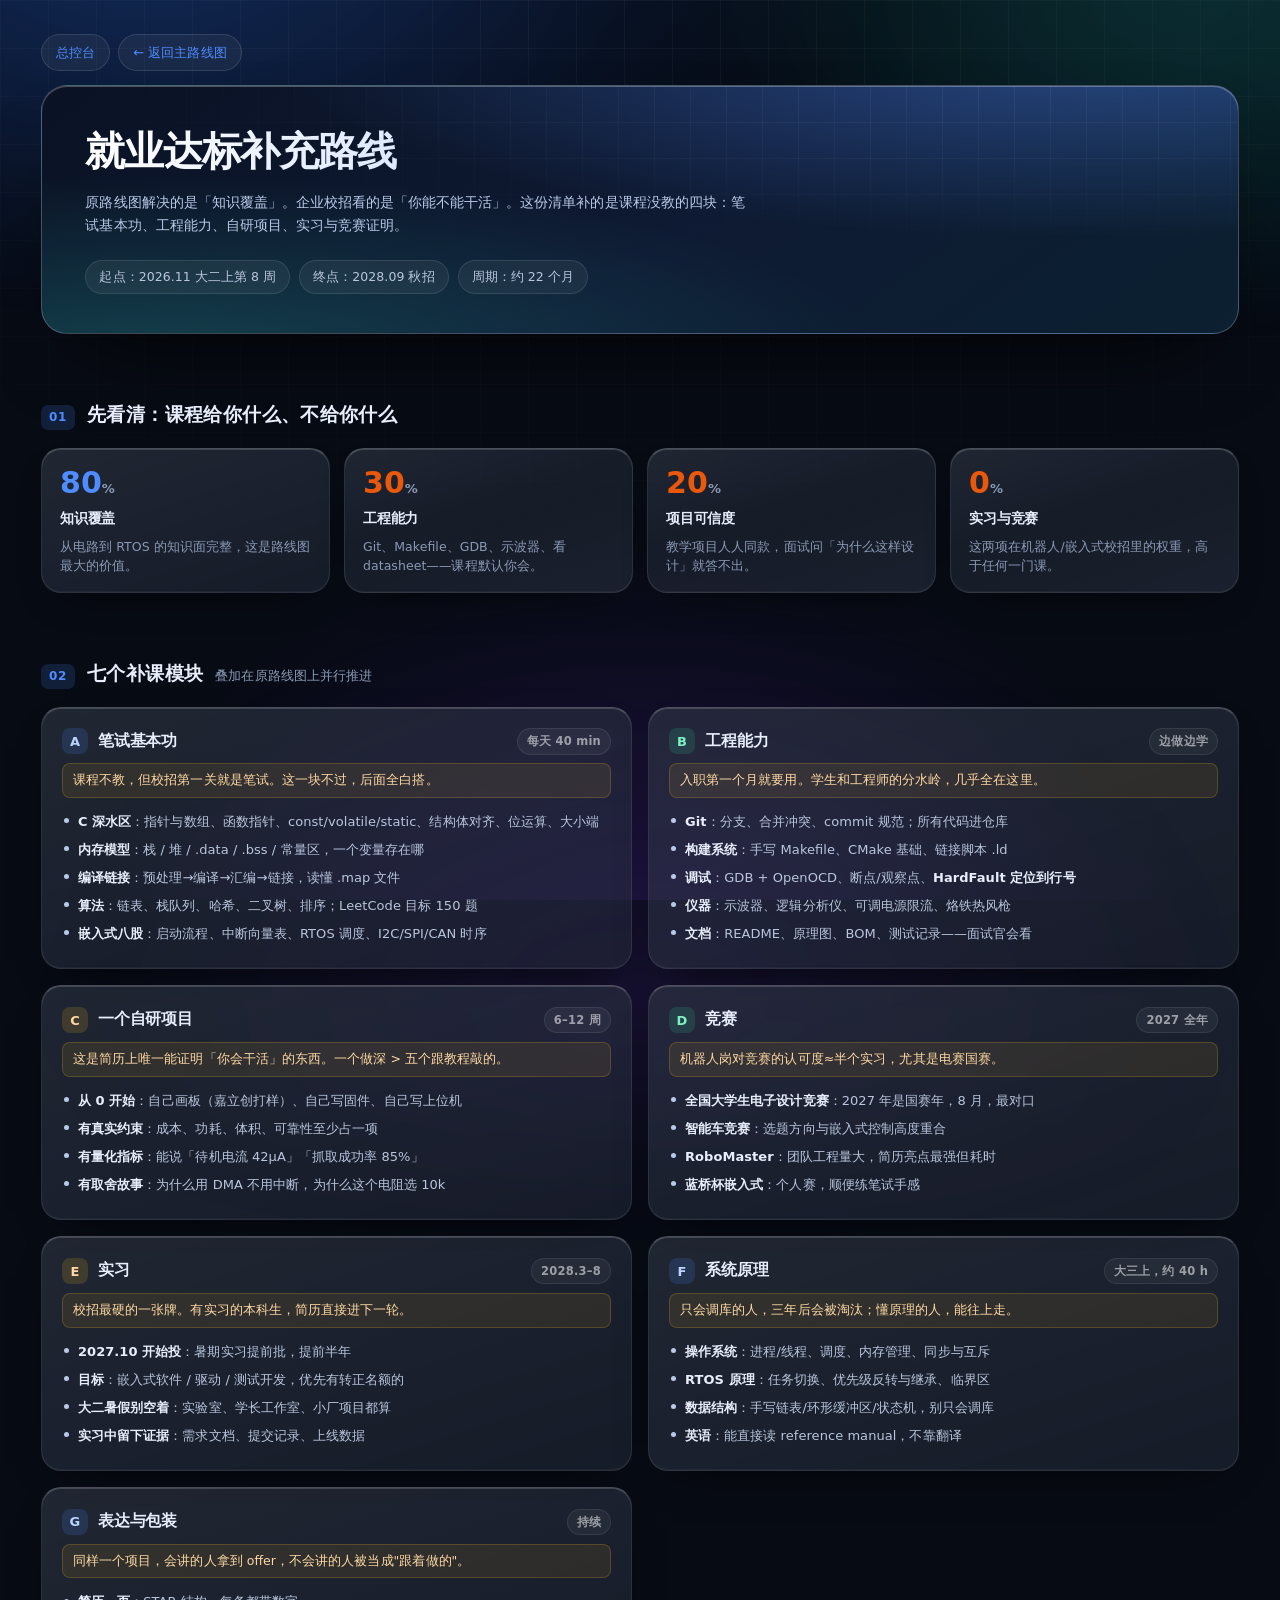
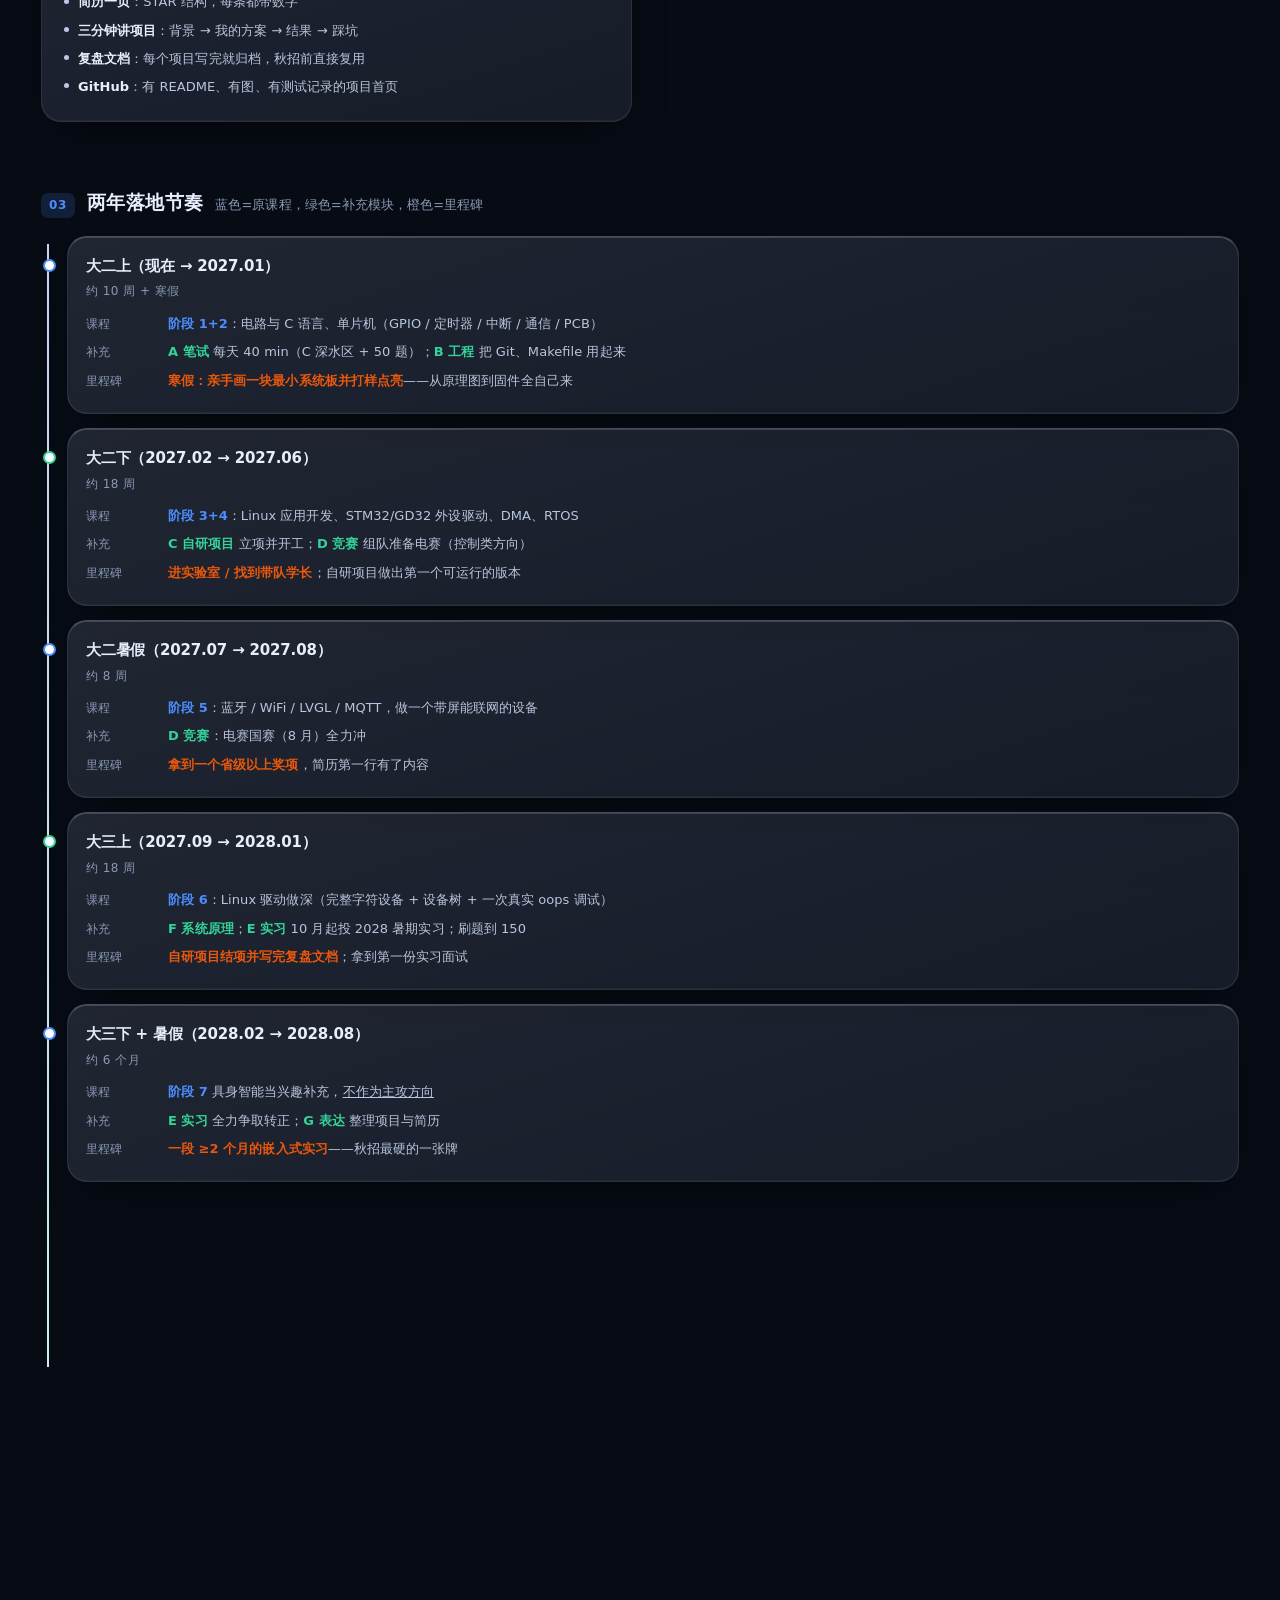
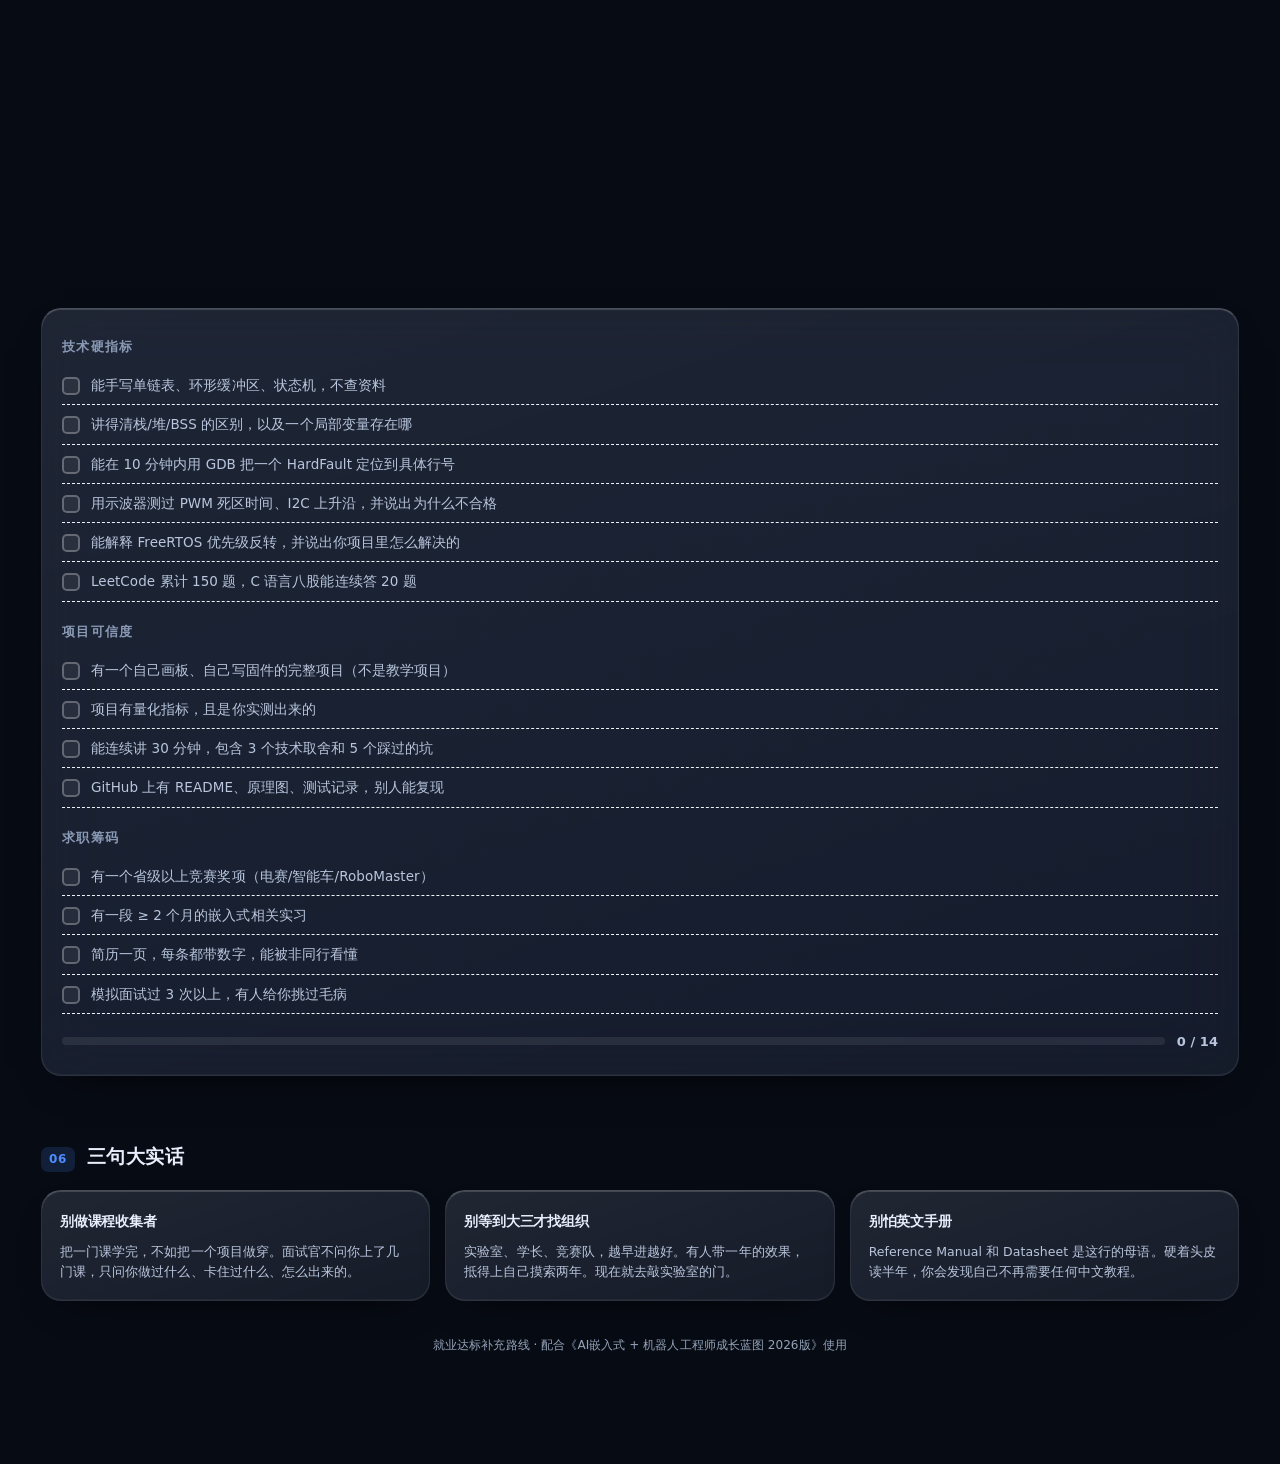
<file: 就业达标补充路线.html>
<!DOCTYPE html>
<html lang="zh-CN">
<head>
<meta charset="UTF-8">
<meta name="viewport" content="width=device-width, initial-scale=1">
<title>就业达标补充路线 · 大二上 → 大四秋招</title>
<style>
  :root{
    --ink:#0f172a; --ink2:#334155; --ink3:#64748b;
    --line:#dbe3f3; --blue:#1d4ed8; --blue-soft:#eff4ff;
    --green:#0b7a5a; --green-soft:#e9f9f2; --green-line:#c6efdf;
    --orange:#ea580c; --orange-soft:#fff4ec; --orange-line:#ffd8c0;
    --red:#b91c1c; --bg:#f4f7fd;
  }
  *{box-sizing:border-box}
  html{scroll-behavior:smooth}
  body{
    margin:0;color:var(--ink);line-height:1.65;
    font-family:"PingFang SC","Microsoft YaHei","Segoe UI",system-ui,-apple-system,sans-serif;
    background:
      radial-gradient(1000px 480px at 5% -6%, #e2ecff 0%, transparent 58%),
      radial-gradient(880px 420px at 102% 2%, #ddf5ea 0%, transparent 52%),
      var(--bg);
    -webkit-font-smoothing:antialiased;
  }
  .wrap{max-width:1080px;margin:0 auto;padding:44px 22px 90px}

  /* hero */
  .hero{
    background:linear-gradient(122deg,#0b2a6b 0%,#1d4ed8 58%,#0ea5a5 130%);
    border-radius:22px;padding:38px 38px 32px;color:#fff;position:relative;overflow:hidden;
    box-shadow:0 22px 50px -26px rgba(13,42,107,.6);
  }
  .hero::after{content:"";position:absolute;right:-110px;bottom:-150px;width:340px;height:340px;border-radius:50%;
    background:radial-gradient(circle,rgba(255,255,255,.2),transparent 62%)}
  .eyebrow{margin:0 0 10px;font-size:12.5px;letter-spacing:.3em;opacity:.72}
  .hero h1{margin:0;font-size:clamp(24px,3.4vw,36px);font-weight:800;letter-spacing:.02em}
  .hero .lead{margin:12px 0 0;max-width:660px;font-size:14.5px;opacity:.92}
  .chips{display:flex;flex-wrap:wrap;gap:9px;margin-top:22px}
  .chips span{font-size:12.5px;background:rgba(255,255,255,.14);border:1px solid rgba(255,255,255,.22);
    border-radius:999px;padding:5px 13px}

  /* section */
  section{margin-top:40px}
  .sec-head{display:flex;align-items:baseline;gap:12px;margin-bottom:16px}
  .sec-head h2{margin:0;font-size:19px;font-weight:800;letter-spacing:.02em}
  .sec-head .no{font-size:12px;font-weight:800;color:var(--blue);background:var(--blue-soft);
    border-radius:7px;padding:2px 8px;letter-spacing:.06em}
  .sec-head p{margin:0;font-size:13px;color:var(--ink3)}

  /* diagnosis */
  .diag{display:grid;grid-template-columns:repeat(4,1fr);gap:14px}
  .diag .item{background:#fff;border:1px solid var(--line);border-radius:14px;padding:18px 18px 16px;
    box-shadow:0 10px 24px -22px rgba(15,23,42,.5)}
  .diag .pct{font-size:30px;font-weight:800;line-height:1.05;color:var(--blue)}
  .diag .pct small{font-size:13px;font-weight:600;color:var(--ink3)}
  .diag h3{margin:8px 0 6px;font-size:14px;font-weight:700}
  .diag p{margin:0;font-size:12.5px;color:var(--ink3);line-height:1.55}
  .diag .item.warn .pct{color:var(--orange)}

  /* module cards */
  .mods{display:grid;grid-template-columns:repeat(2,1fr);gap:16px}
  .mod{background:#fff;border:1px solid var(--line);border-radius:15px;padding:20px 20px 18px;
    box-shadow:0 10px 26px -24px rgba(15,23,42,.55);position:relative;overflow:hidden}
  .mod::before{content:"";position:absolute;left:0;top:0;bottom:0;width:3px;background:var(--blue)}
  .mod.g::before{background:var(--green)}
  .mod.o::before{background:var(--orange)}
  .mod-top{display:flex;align-items:center;gap:10px;margin-bottom:6px}
  .letter{width:26px;height:26px;border-radius:8px;display:grid;place-items:center;font-size:13px;font-weight:800;
    background:var(--blue-soft);color:var(--blue)}
  .mod.g .letter{background:var(--green-soft);color:var(--green)}
  .mod.o .letter{background:var(--orange-soft);color:var(--orange)}
  .mod h3{margin:0;font-size:15.5px;font-weight:800;flex:1}
  .cost{font-size:11.5px;color:var(--ink3);background:#f6f8fd;border-radius:999px;padding:2px 9px;white-space:nowrap}
  .why{margin:8px 0 12px;font-size:12.5px;color:#8a5a2b;background:#fffaf0;border:1px solid #f7e3bf;
    border-radius:8px;padding:7px 10px;line-height:1.5}
  .mod.g .why{color:#0b5c46;background:#f2fbf7;border-color:#cdeee0}
  .mod.o .why{color:#9a3412;background:#fff8f2;border-color:#ffdcc4}
  .mod ul{margin:0;padding-left:0;list-style:none;font-size:13px;color:var(--ink2)}
  .mod li{position:relative;padding-left:16px;margin-bottom:5px}
  .mod li::before{content:"";position:absolute;left:2px;top:.62em;width:5px;height:5px;border-radius:50%;background:#b9c9ea}
  .mod li b{color:var(--ink);font-weight:700}

  /* timeline */
  .tl{position:relative;padding-left:26px}
  .tl::before{content:"";position:absolute;left:6px;top:8px;bottom:8px;width:2px;background:linear-gradient(#c7d5f5,#cdeee0)}
  .term{position:relative;background:#fff;border:1px solid var(--line);border-radius:14px;
    padding:16px 18px;margin-bottom:14px;box-shadow:0 8px 22px -22px rgba(15,23,42,.5)}
  .term::before{content:"";position:absolute;left:-25px;top:22px;width:9px;height:9px;border-radius:50%;
    background:#fff;border:2px solid var(--blue);box-sizing:content-box}
  .term:nth-child(even)::before{border-color:var(--green)}
  .term h3{margin:0 0 2px;font-size:15px;font-weight:800}
  .term .when{font-size:12px;color:var(--ink3);letter-spacing:.04em;margin-bottom:9px}
  .row{display:flex;gap:10px;font-size:13px;margin-bottom:5px;align-items:flex-start}
  .row .k{flex:0 0 72px;color:var(--ink3);font-size:12px;padding-top:2px}
  .row .v{flex:1;color:var(--ink2)}
  .k-course{color:var(--blue)!important;font-weight:700}
  .k-extra{color:var(--green)!important;font-weight:700}
  .k-mile{color:var(--orange)!important;font-weight:700}

  /* projects */
  .projs{display:grid;grid-template-columns:repeat(3,1fr);gap:15px}
  .proj{background:#fff;border:1px solid var(--line);border-radius:15px;padding:18px;
    box-shadow:0 10px 26px -24px rgba(15,23,42,.5);display:flex;flex-direction:column}
  .proj h3{margin:0 0 4px;font-size:15px;font-weight:800;line-height:1.4}
  .stars{color:#f59e0b;font-size:12.5px;letter-spacing:2px}
  .proj .meta{font-size:12px;color:var(--ink3);margin:6px 0 10px}
  .proj .lbl{font-size:11px;letter-spacing:.14em;color:var(--ink3);font-weight:700;margin:8px 0 4px}
  .proj p{margin:0;font-size:12.5px;color:var(--ink2);line-height:1.55}
  .accept{margin-top:auto;padding-top:12px;border-top:1px dashed var(--line);font-size:12.5px;color:var(--green);font-weight:600}

  /* checklist */
  .check{background:#fff;border:1px solid var(--line);border-radius:16px;padding:8px 20px 18px;
    box-shadow:0 10px 26px -24px rgba(15,23,42,.5)}
  .check h3{margin:18px 0 8px;font-size:13px;letter-spacing:.1em;color:var(--ink3);font-weight:800}
  .chk{display:flex;gap:11px;align-items:flex-start;padding:9px 0;border-bottom:1px dashed #eef2fa;cursor:pointer}
  .chk:last-child{border-bottom:none}
  .chk input{appearance:none;width:18px;height:18px;border:2px solid #c3d0ea;border-radius:5px;margin:2px 0 0;flex:0 0 auto;
    cursor:pointer;transition:.15s;position:relative;background:#fff}
  .chk input:checked{background:var(--green);border-color:var(--green)}
  .chk input:checked::after{content:"";position:absolute;left:5px;top:1.5px;width:5px;height:10px;
    border:solid #fff;border-width:0 2px 2px 0;transform:rotate(44deg)}
  .chk span{font-size:13.5px;color:var(--ink2);line-height:1.5}
  .chk input:checked + span{color:#94a3b8;text-decoration:line-through}
  .progress{display:flex;align-items:center;gap:12px;padding:16px 0 4px}
  .bar{flex:1;height:8px;background:#eef2fa;border-radius:99px;overflow:hidden}
  .bar i{display:block;height:100%;width:0;background:linear-gradient(90deg,#1d4ed8,#0b7a5a);border-radius:99px;transition:width .3s}
  .progress b{font-size:13px;color:var(--ink2);font-variant-numeric:tabular-nums}

  /* advice */
  .advice{display:grid;grid-template-columns:repeat(3,1fr);gap:15px}
  .adv{background:linear-gradient(160deg,#fff,#f8fbff);border:1px solid var(--line);border-radius:14px;padding:18px}
  .adv h3{margin:0 0 8px;font-size:14px;font-weight:800;color:var(--ink)}
  .adv p{margin:0;font-size:12.5px;color:var(--ink2);line-height:1.6}

  .foot{margin-top:34px;text-align:center;font-size:12px;color:#94a3b8}
  .back{display:inline-block;margin-bottom:14px;font-size:13px;color:var(--blue);text-decoration:none;
    background:#fff;border:1px solid var(--line);border-radius:999px;padding:6px 14px}
  .back:hover{background:var(--blue);color:#fff;border-color:var(--blue)}

  @media (max-width:900px){
    .diag{grid-template-columns:repeat(2,1fr)}
    .mods{grid-template-columns:1fr}
    .projs{grid-template-columns:1fr}
    .advice{grid-template-columns:1fr}
    .hero{padding:28px 22px}
    .row .k{flex-basis:62px}
  }
  @media (max-width:560px){
    .wrap{padding:20px 13px 70px}
    .diag{grid-template-columns:1fr}
  }
  @media print{body{background:#fff}.hero{box-shadow:none}}
</style>
  <link rel="icon" href="favicon.ico">
<link rel="stylesheet" href="assets/theme.css">
</head>
<body>
<div class="wrap">

  <div style="display:flex;gap:8px;flex-wrap:wrap;margin-bottom:14px">
    <a class="back" style="margin-bottom:0" href="学习总控台.html">总控台</a>
    <a class="back" style="margin-bottom:0" href="AI嵌入式机器人成长路线图.html">← 返回主路线图</a>
  </div>

  <header class="hero">
    <h1>就业达标补充路线</h1>
    <p class="lead">原路线图解决的是「知识覆盖」。企业校招看的是「你能不能干活」。这份清单补的是课程没教的四块：笔试基本功、工程能力、自研项目、实习与竞赛证明。</p>
    <div class="chips">
      <span>起点：2026.11 大二上第 8 周</span>
      <span>终点：2028.09 秋招</span>
      <span>周期：约 22 个月</span>
    </div>
  </header>

  <!-- 01 诊断 -->
  <section>
    <div class="sec-head">
      <span class="no">01</span>
      <h2>先看清：课程给你什么、不给你什么</h2>
    </div>
    <div class="diag">
      <div class="item">
        <div class="pct">80<small>%</small></div>
        <h3>知识覆盖</h3>
        <p>从电路到 RTOS 的知识面完整，这是路线图最大的价值。</p>
      </div>
      <div class="item warn">
        <div class="pct">30<small>%</small></div>
        <h3>工程能力</h3>
        <p>Git、Makefile、GDB、示波器、看 datasheet——课程默认你会。</p>
      </div>
      <div class="item warn">
        <div class="pct">20<small>%</small></div>
        <h3>项目可信度</h3>
        <p>教学项目人人同款，面试问「为什么这样设计」就答不出。</p>
      </div>
      <div class="item warn">
        <div class="pct">0<small>%</small></div>
        <h3>实习与竞赛</h3>
        <p>这两项在机器人/嵌入式校招里的权重，高于任何一门课。</p>
      </div>
    </div>
  </section>

  <!-- 02 补课模块 -->
  <section>
    <div class="sec-head">
      <span class="no">02</span>
      <h2>七个补课模块</h2>
      <p>叠加在原路线图上并行推进</p>
    </div>

    <div class="mods">

      <article class="mod">
        <div class="mod-top"><div class="letter">A</div><h3>笔试基本功</h3><span class="cost">每天 40 min</span></div>
        <div class="why">课程不教，但校招第一关就是笔试。这一块不过，后面全白搭。</div>
        <ul>
          <li><b>C 深水区</b>：指针与数组、函数指针、const/volatile/static、结构体对齐、位运算、大小端</li>
          <li><b>内存模型</b>：栈 / 堆 / .data / .bss / 常量区，一个变量存在哪</li>
          <li><b>编译链接</b>：预处理→编译→汇编→链接，读懂 .map 文件</li>
          <li><b>算法</b>：链表、栈队列、哈希、二叉树、排序；LeetCode 目标 150 题</li>
          <li><b>嵌入式八股</b>：启动流程、中断向量表、RTOS 调度、I2C/SPI/CAN 时序</li>
        </ul>
      </article>

      <article class="mod g">
        <div class="mod-top"><div class="letter">B</div><h3>工程能力</h3><span class="cost">边做边学</span></div>
        <div class="why">入职第一个月就要用。学生和工程师的分水岭，几乎全在这里。</div>
        <ul>
          <li><b>Git</b>：分支、合并冲突、commit 规范；所有代码进仓库</li>
          <li><b>构建系统</b>：手写 Makefile、CMake 基础、链接脚本 .ld</li>
          <li><b>调试</b>：GDB + OpenOCD、断点/观察点、<b>HardFault 定位到行号</b></li>
          <li><b>仪器</b>：示波器、逻辑分析仪、可调电源限流、烙铁热风枪</li>
          <li><b>文档</b>：README、原理图、BOM、测试记录——面试官会看</li>
        </ul>
      </article>

      <article class="mod o">
        <div class="mod-top"><div class="letter">C</div><h3>一个自研项目</h3><span class="cost">6–12 周</span></div>
        <div class="why">这是简历上唯一能证明「你会干活」的东西。一个做深 > 五个跟教程敲的。</div>
        <ul>
          <li><b>从 0 开始</b>：自己画板（嘉立创打样）、自己写固件、自己写上位机</li>
          <li><b>有真实约束</b>：成本、功耗、体积、可靠性至少占一项</li>
          <li><b>有量化指标</b>：能说「待机电流 42µA」「抓取成功率 85%」</li>
          <li><b>有取舍故事</b>：为什么用 DMA 不用中断，为什么这个电阻选 10k</li>
        </ul>
      </article>

      <article class="mod g">
        <div class="mod-top"><div class="letter">D</div><h3>竞赛</h3><span class="cost">2027 全年</span></div>
        <div class="why">机器人岗对竞赛的认可度≈半个实习，尤其是电赛国赛。</div>
        <ul>
          <li><b>全国大学生电子设计竞赛</b>：2027 年是国赛年，8 月，最对口</li>
          <li><b>智能车竞赛</b>：选题方向与嵌入式控制高度重合</li>
          <li><b>RoboMaster</b>：团队工程量大，简历亮点最强但耗时</li>
          <li><b>蓝桥杯嵌入式</b>：个人赛，顺便练笔试手感</li>
        </ul>
      </article>

      <article class="mod o">
        <div class="mod-top"><div class="letter">E</div><h3>实习</h3><span class="cost">2028.3–8</span></div>
        <div class="why">校招最硬的一张牌。有实习的本科生，简历直接进下一轮。</div>
        <ul>
          <li><b>2027.10 开始投</b>：暑期实习提前批，提前半年</li>
          <li><b>目标</b>：嵌入式软件 / 驱动 / 测试开发，优先有转正名额的</li>
          <li><b>大二暑假别空着</b>：实验室、学长工作室、小厂项目都算</li>
          <li><b>实习中留下证据</b>：需求文档、提交记录、上线数据</li>
        </ul>
      </article>

      <article class="mod">
        <div class="mod-top"><div class="letter">F</div><h3>系统原理</h3><span class="cost">大三上，约 40 h</span></div>
        <div class="why">只会调库的人，三年后会被淘汰；懂原理的人，能往上走。</div>
        <ul>
          <li><b>操作系统</b>：进程/线程、调度、内存管理、同步与互斥</li>
          <li><b>RTOS 原理</b>：任务切换、优先级反转与继承、临界区</li>
          <li><b>数据结构</b>：手写链表/环形缓冲区/状态机，别只会调库</li>
          <li><b>英语</b>：能直接读 reference manual，不靠翻译</li>
        </ul>
      </article>

      <article class="mod">
        <div class="mod-top"><div class="letter">G</div><h3>表达与包装</h3><span class="cost">持续</span></div>
        <div class="why">同样一个项目，会讲的人拿到 offer，不会讲的人被当成"跟着做的"。</div>
        <ul>
          <li><b>简历一页</b>：STAR 结构，每条都带数字</li>
          <li><b>三分钟讲项目</b>：背景 → 我的方案 → 结果 → 踩坑</li>
          <li><b>复盘文档</b>：每个项目写完就归档，秋招前直接复用</li>
          <li><b>GitHub</b>：有 README、有图、有测试记录的项目首页</li>
        </ul>
      </article>

    </div>
  </section>

  <!-- 03 时间表 -->
  <section>
    <div class="sec-head">
      <span class="no">03</span>
      <h2>两年落地节奏</h2>
      <p>蓝色=原课程，绿色=补充模块，橙色=里程碑</p>
    </div>

    <div class="tl">

      <div class="term">
        <h3>大二上（现在 → 2027.01）</h3>
        <div class="when">约 10 周 + 寒假</div>
        <div class="row"><span class="k">课程</span><span class="v"><b class="k-course">阶段 1+2</b>：电路与 C 语言、单片机（GPIO / 定时器 / 中断 / 通信 / PCB）</span></div>
        <div class="row"><span class="k">补充</span><span class="v"><b class="k-extra">A 笔试</b> 每天 40 min（C 深水区 + 50 题）；<b class="k-extra">B 工程</b> 把 Git、Makefile 用起来</span></div>
        <div class="row"><span class="k">里程碑</span><span class="v"><b class="k-mile">寒假：亲手画一块最小系统板并打样点亮</b>——从原理图到固件全自己来</span></div>
      </div>

      <div class="term">
        <h3>大二下（2027.02 → 2027.06）</h3>
        <div class="when">约 18 周</div>
        <div class="row"><span class="k">课程</span><span class="v"><b class="k-course">阶段 3+4</b>：Linux 应用开发、STM32/GD32 外设驱动、DMA、RTOS</span></div>
        <div class="row"><span class="k">补充</span><span class="v"><b class="k-extra">C 自研项目</b> 立项并开工；<b class="k-extra">D 竞赛</b> 组队准备电赛（控制类方向）</span></div>
        <div class="row"><span class="k">里程碑</span><span class="v"><b class="k-mile">进实验室 / 找到带队学长</b>；自研项目做出第一个可运行的版本</span></div>
      </div>

      <div class="term">
        <h3>大二暑假（2027.07 → 2027.08）</h3>
        <div class="when">约 8 周</div>
        <div class="row"><span class="k">课程</span><span class="v"><b class="k-course">阶段 5</b>：蓝牙 / WiFi / LVGL / MQTT，做一个带屏能联网的设备</span></div>
        <div class="row"><span class="k">补充</span><span class="v"><b class="k-extra">D 竞赛</b>：电赛国赛（8 月）全力冲</span></div>
        <div class="row"><span class="k">里程碑</span><span class="v"><b class="k-mile">拿到一个省级以上奖项</b>，简历第一行有了内容</span></div>
      </div>

      <div class="term">
        <h3>大三上（2027.09 → 2028.01）</h3>
        <div class="when">约 18 周</div>
        <div class="row"><span class="k">课程</span><span class="v"><b class="k-course">阶段 6</b>：Linux 驱动做深（完整字符设备 + 设备树 + 一次真实 oops 调试）</span></div>
        <div class="row"><span class="k">补充</span><span class="v"><b class="k-extra">F 系统原理</b>；<b class="k-extra">E 实习</b> 10 月起投 2028 暑期实习；刷题到 150</span></div>
        <div class="row"><span class="k">里程碑</span><span class="v"><b class="k-mile">自研项目结项并写完复盘文档</b>；拿到第一份实习面试</span></div>
      </div>

      <div class="term">
        <h3>大三下 + 暑假（2028.02 → 2028.08）</h3>
        <div class="when">约 6 个月</div>
        <div class="row"><span class="k">课程</span><span class="v"><b class="k-course">阶段 7</b> 具身智能当兴趣补充，<u>不作为主攻方向</u></span></div>
        <div class="row"><span class="k">补充</span><span class="v"><b class="k-extra">E 实习</b> 全力争取转正；<b class="k-extra">G 表达</b> 整理项目与简历</span></div>
        <div class="row"><span class="k">里程碑</span><span class="v"><b class="k-mile">一段 ≥2 个月的嵌入式实习</b>——秋招最硬的一张牌</span></div>
      </div>

      <div class="term">
        <h3>大四上（2028.09 → 2028.11）</h3>
        <div class="when">秋招</div>
        <div class="row"><span class="k">课程</span><span class="v"><b class="k-course">阶段 8</b>：C++ / SLAM / 点云，作为简历加分项，别当主菜</span></div>
        <div class="row"><span class="k">补充</span><span class="v">八股冲刺 + 项目复盘 + 模拟面试</span></div>
        <div class="row"><span class="k">里程碑</span><span class="v"><b class="k-mile">投递 → 面试 → offer</b></span></div>
      </div>

    </div>
  </section>

  <!-- 04 项目 -->
  <section>
    <div class="sec-head">
      <span class="no">04</span>
      <h2>三个自研项目方案 · 挑一个做透</h2>
      <p>都要求：自己画板、自己写固件、自己写上位机、自己写测试报告</p>
    </div>

    <div class="projs">
      <article class="proj">
        <h3>无刷电机 FOC 驱动小板</h3>
        <div class="stars">★★★★☆</div>
        <div class="meta">成本 ≈ 120 元 · 6–8 周</div>
        <div class="lbl">涉及技术</div>
        <p>STM32 + ADC 注入采样 + PWM 死区 + 电流环 PI + 串口上位机在线调参</p>
        <div class="lbl">面试可讲</div>
        <p>为什么用注入通道、死区时间怎么算、电流环带宽怎么调</p>
        <div class="accept">验收：电机低速平稳无抖动，上位机能实时看三相电流波形</div>
      </article>

      <article class="proj">
        <h3>低功耗电池环境节点</h3>
        <div class="stars">★★★☆☆</div>
        <div class="meta">成本 ≈ 80 元 · 4–6 周</div>
        <div class="lbl">涉及技术</div>
        <p>STOP 模式 + RTC 唤醒 + DMA + LoRa/BLE 上报 + 功耗实测</p>
        <div class="lbl">面试可讲</div>
        <p>每个 µA 花在哪、唤醒源怎么选、为什么不用中断轮询</p>
        <div class="accept">验收：单节 18650 实测续航 ≥ 3 个月，待机电流 &lt; 50 µA</div>
      </article>

      <article class="proj">
        <h3>桌面三轴机械臂 + 视觉抓取</h3>
        <div class="stars">★★★★★</div>
        <div class="meta">成本 ≈ 400 元 · 10–14 周</div>
        <div class="lbl">涉及技术</div>
        <p>逆运动学 + 轨迹插补 + 自定义串口协议 + OpenCV + 手眼标定</p>
        <div class="lbl">面试可讲</div>
        <p>逆解多解怎么选、插补周期怎么定、标定误差怎么补偿</p>
        <div class="accept">验收：随机摆放抓取成功率 ≥ 80%，单次节拍 &lt; 8 s</div>
      </article>
    </div>
  </section>

  <!-- 05 清单 -->
  <section>
    <div class="sec-head">
      <span class="no">05</span>
      <h2>就业达标验收清单</h2>
      <p>打勾状态存在本地浏览器，随时回来看进度</p>
    </div>

    <div class="check" id="checklist">
      <h3>技术硬指标</h3>
      <label class="chk"><input type="checkbox" data-id="c1"><span>能手写单链表、环形缓冲区、状态机，不查资料</span></label>
      <label class="chk"><input type="checkbox" data-id="c2"><span>讲得清栈/堆/BSS 的区别，以及一个局部变量存在哪</span></label>
      <label class="chk"><input type="checkbox" data-id="c3"><span>能在 10 分钟内用 GDB 把一个 HardFault 定位到具体行号</span></label>
      <label class="chk"><input type="checkbox" data-id="c4"><span>用示波器测过 PWM 死区时间、I2C 上升沿，并说出为什么不合格</span></label>
      <label class="chk"><input type="checkbox" data-id="c5"><span>能解释 FreeRTOS 优先级反转，并说出你项目里怎么解决的</span></label>
      <label class="chk"><input type="checkbox" data-id="c6"><span>LeetCode 累计 150 题，C 语言八股能连续答 20 题</span></label>

      <h3>项目可信度</h3>
      <label class="chk"><input type="checkbox" data-id="p1"><span>有一个自己画板、自己写固件的完整项目（不是教学项目）</span></label>
      <label class="chk"><input type="checkbox" data-id="p2"><span>项目有量化指标，且是你实测出来的</span></label>
      <label class="chk"><input type="checkbox" data-id="p3"><span>能连续讲 30 分钟，包含 3 个技术取舍和 5 个踩过的坑</span></label>
      <label class="chk"><input type="checkbox" data-id="p4"><span>GitHub 上有 README、原理图、测试记录，别人能复现</span></label>

      <h3>求职筹码</h3>
      <label class="chk"><input type="checkbox" data-id="j1"><span>有一个省级以上竞赛奖项（电赛/智能车/RoboMaster）</span></label>
      <label class="chk"><input type="checkbox" data-id="j2"><span>有一段 ≥ 2 个月的嵌入式相关实习</span></label>
      <label class="chk"><input type="checkbox" data-id="j3"><span>简历一页，每条都带数字，能被非同行看懂</span></label>
      <label class="chk"><input type="checkbox" data-id="j4"><span>模拟面试过 3 次以上，有人给你挑过毛病</span></label>

      <div class="progress">
        <div class="bar"><i id="barFill"></i></div>
        <b id="barText">0 / 14</b>
      </div>
    </div>
  </section>

  <!-- 06 忠告 -->
  <section>
    <div class="sec-head">
      <span class="no">06</span>
      <h2>三句大实话</h2>
    </div>
    <div class="advice">
      <article class="adv">
        <h3>别做课程收集者</h3>
        <p>把一门课学完，不如把一个项目做穿。面试官不问你上了几门课，只问你做过什么、卡住过什么、怎么出来的。</p>
      </article>
      <article class="adv">
        <h3>别等到大三才找组织</h3>
        <p>实验室、学长、竞赛队，越早进越好。有人带一年的效果，抵得上自己摸索两年。现在就去敲实验室的门。</p>
      </article>
      <article class="adv">
        <h3>别怕英文手册</h3>
        <p>Reference Manual 和 Datasheet 是这行的母语。硬着头皮读半年，你会发现自己不再需要任何中文教程。</p>
      </article>
    </div>
  </section>

  <p class="foot">就业达标补充路线 · 配合《AI嵌入式 + 机器人工程师成长蓝图 2026版》使用</p>
</div>

<script>
(function () {
  var KEY = 'employability-checklist-v1';
  var boxes = Array.prototype.slice.call(document.querySelectorAll('#checklist input[type=checkbox]'));
  var fill = document.getElementById('barFill');
  var text = document.getElementById('barText');

  var saved = {};
  try { saved = JSON.parse(localStorage.getItem(KEY) || '{}'); } catch (e) { saved = {}; }

  function render() {
    var done = boxes.filter(function (b) { return b.checked; }).length;
    fill.style.width = (done / boxes.length * 100) + '%';
    text.textContent = done + ' / ' + boxes.length;
  }

  boxes.forEach(function (b) {
    if (saved[b.dataset.id]) b.checked = true;
    b.addEventListener('change', function () {
      saved[b.dataset.id] = b.checked;
      try { localStorage.setItem(KEY, JSON.stringify(saved)); } catch (e) {}
      render();
    });
  });
  render();
})();
</script>
  <script src="assets/pointer.js" defer></script>
  <script src="assets/reveal.js" defer></script>
</body>
</html>
</file>
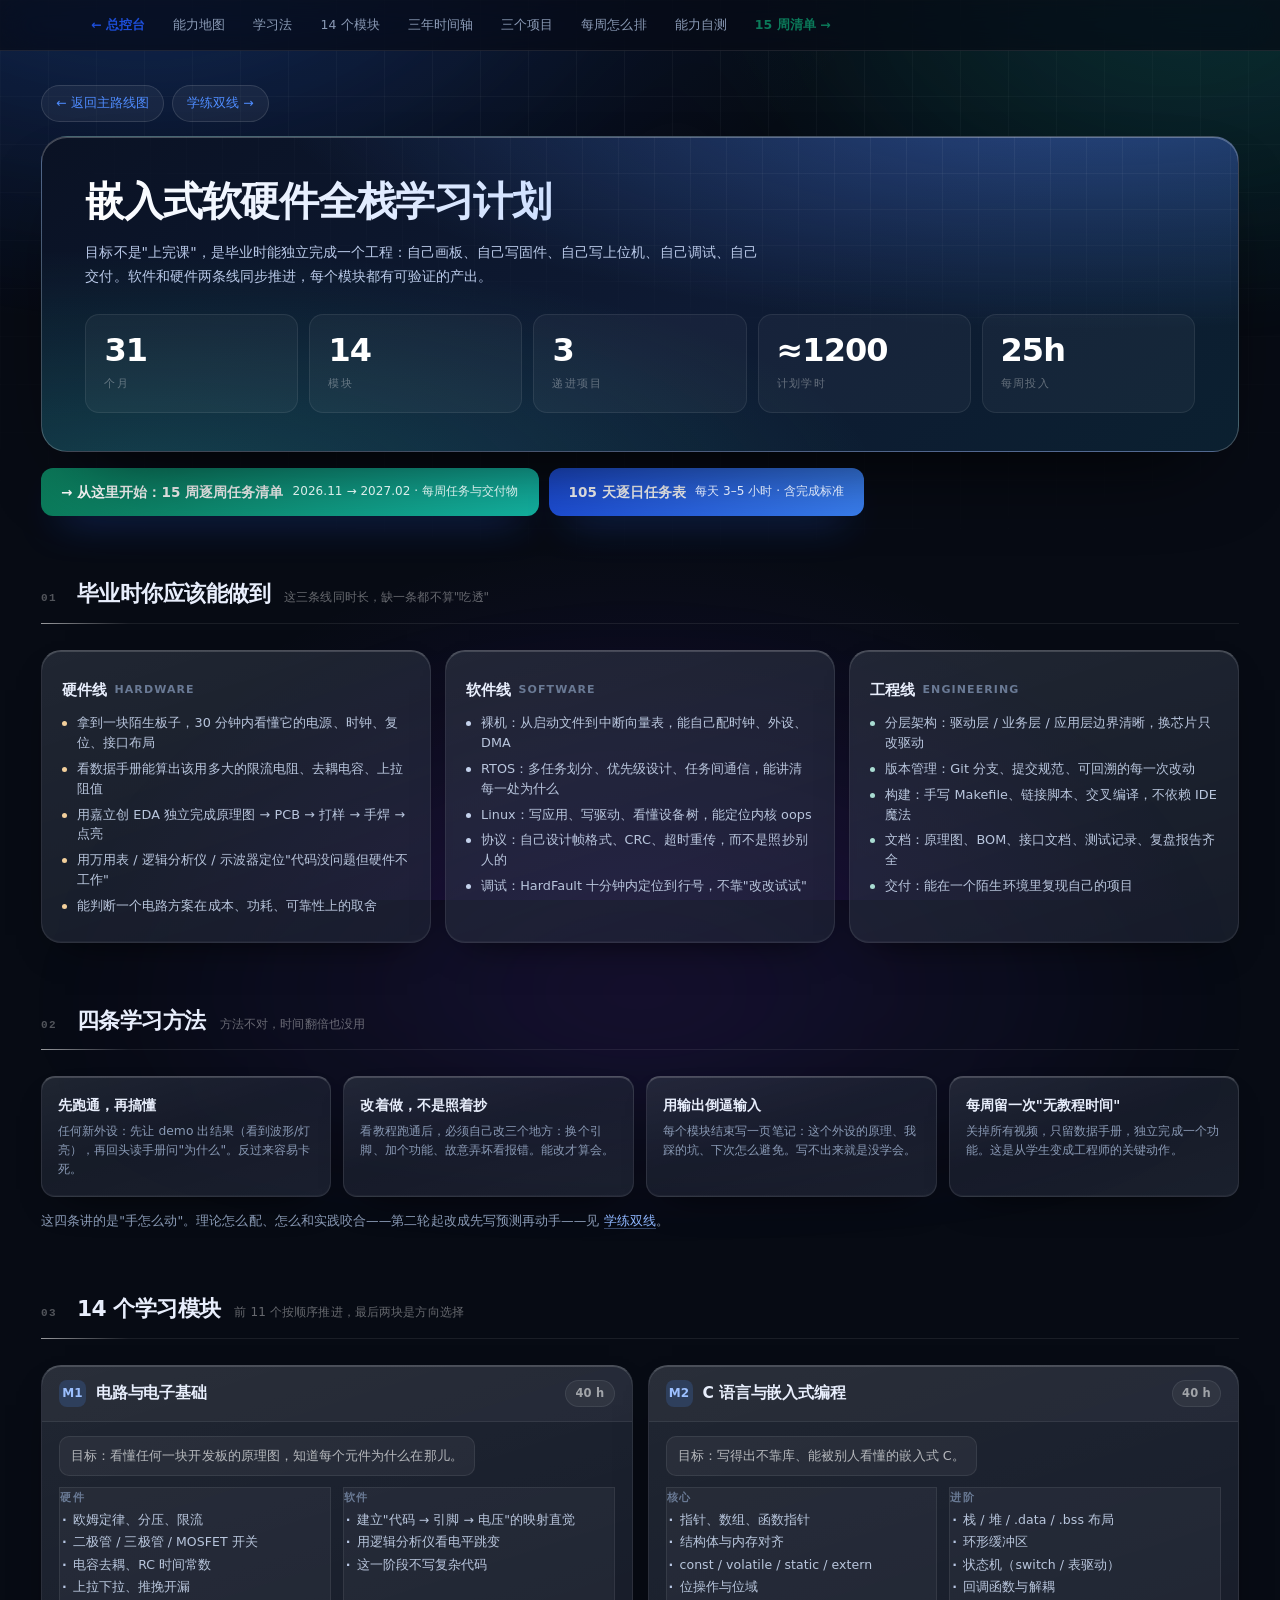
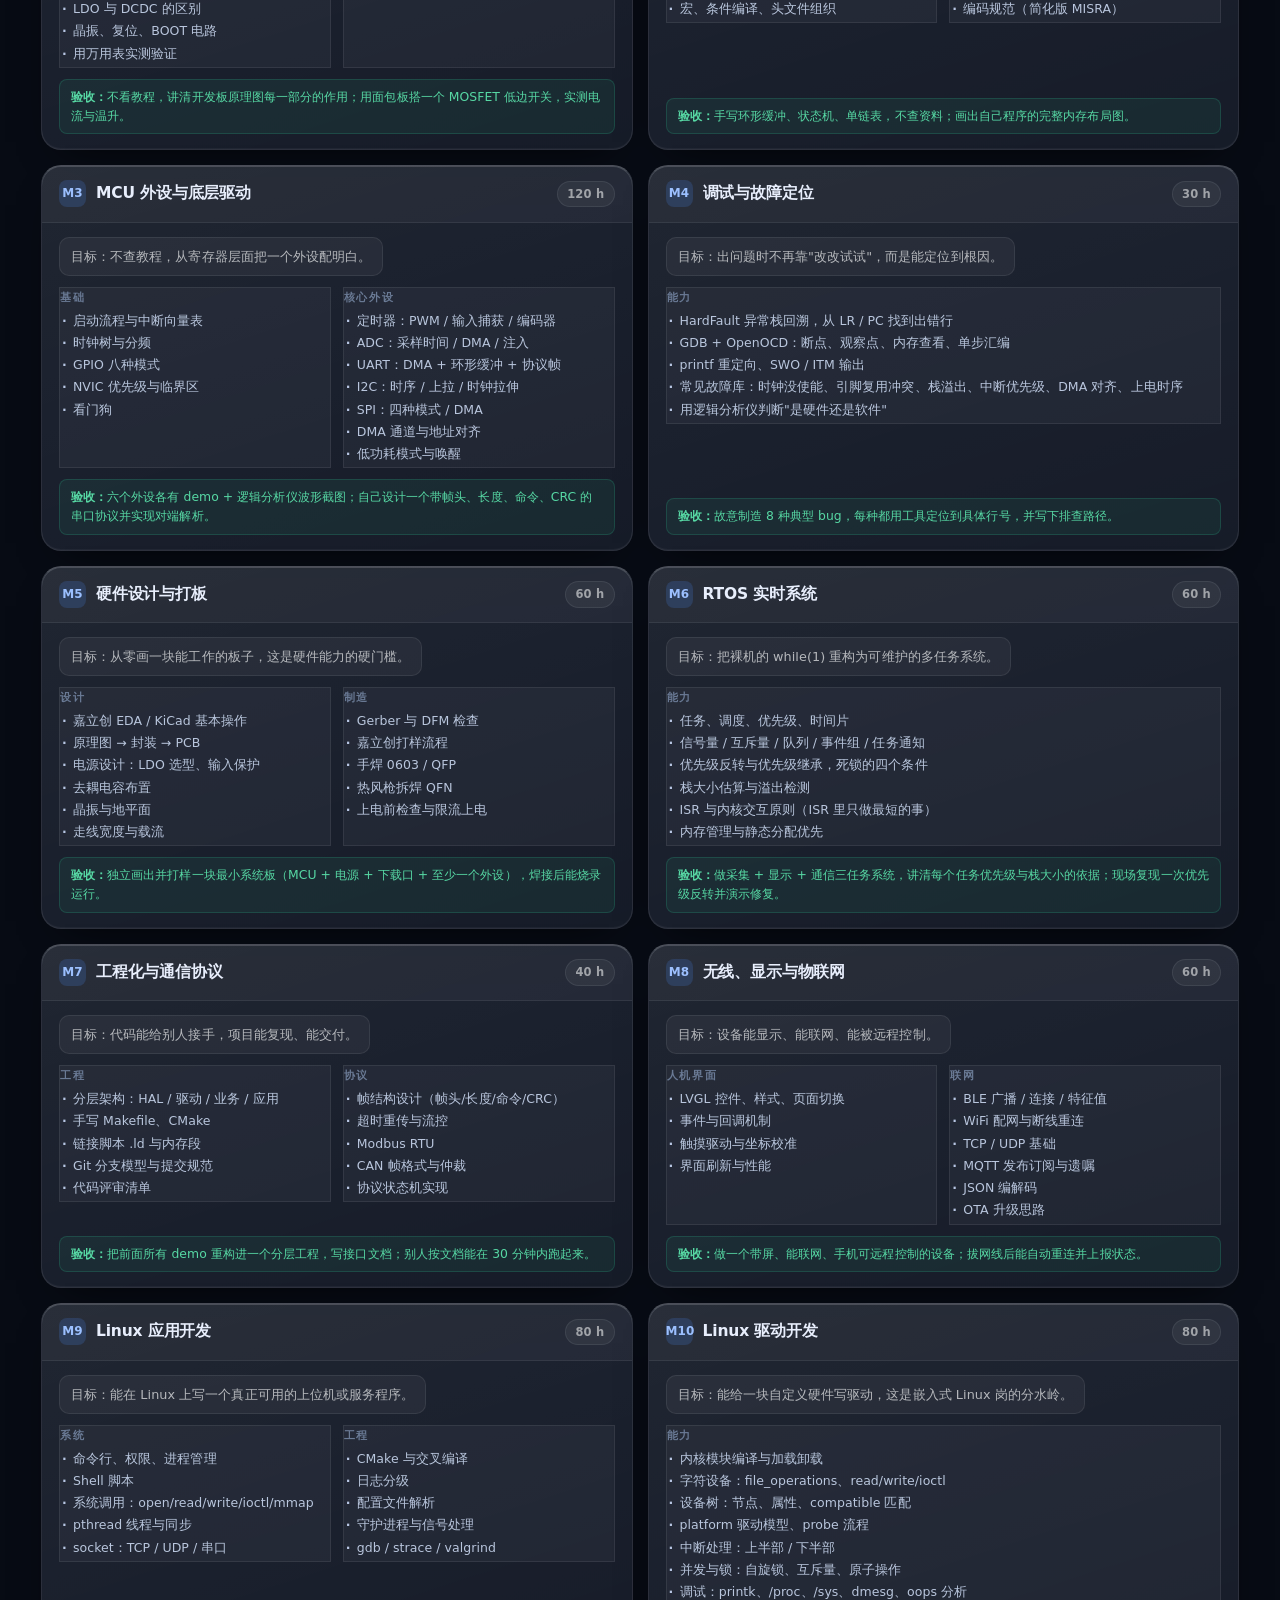
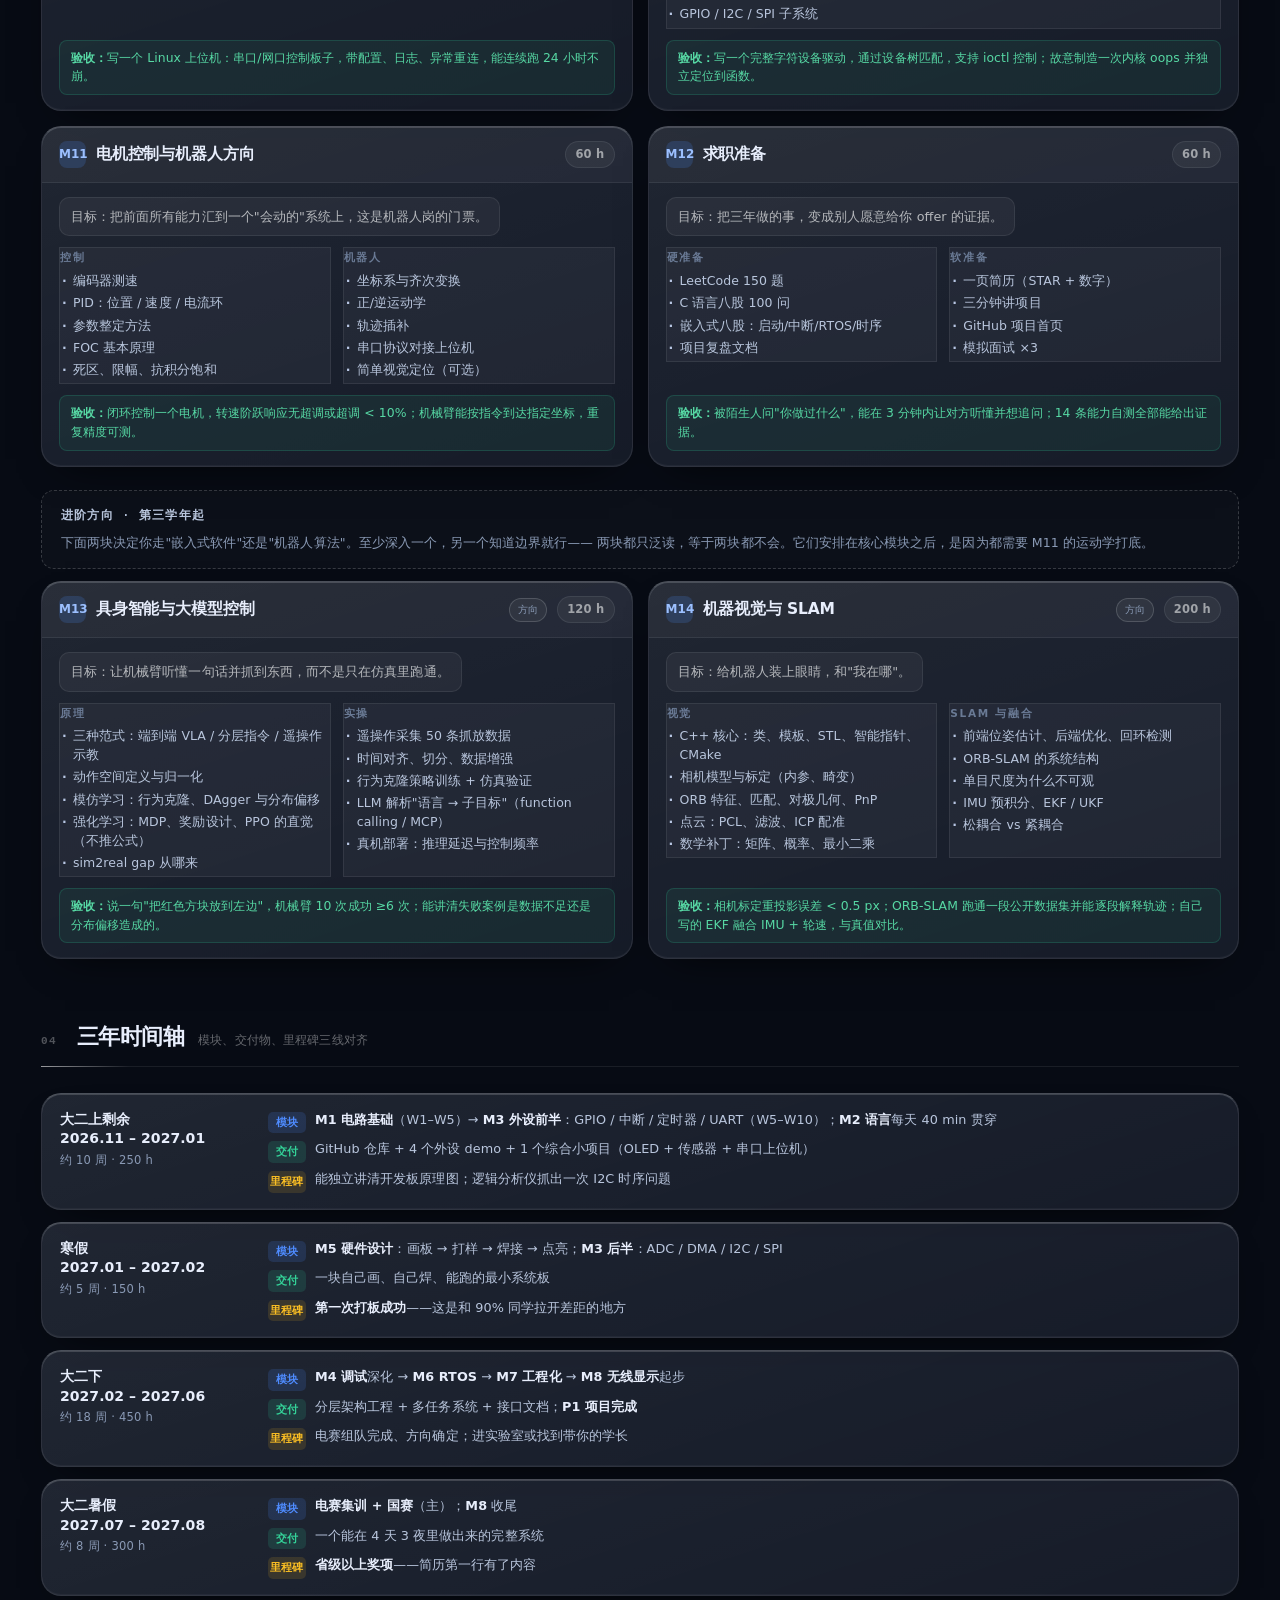
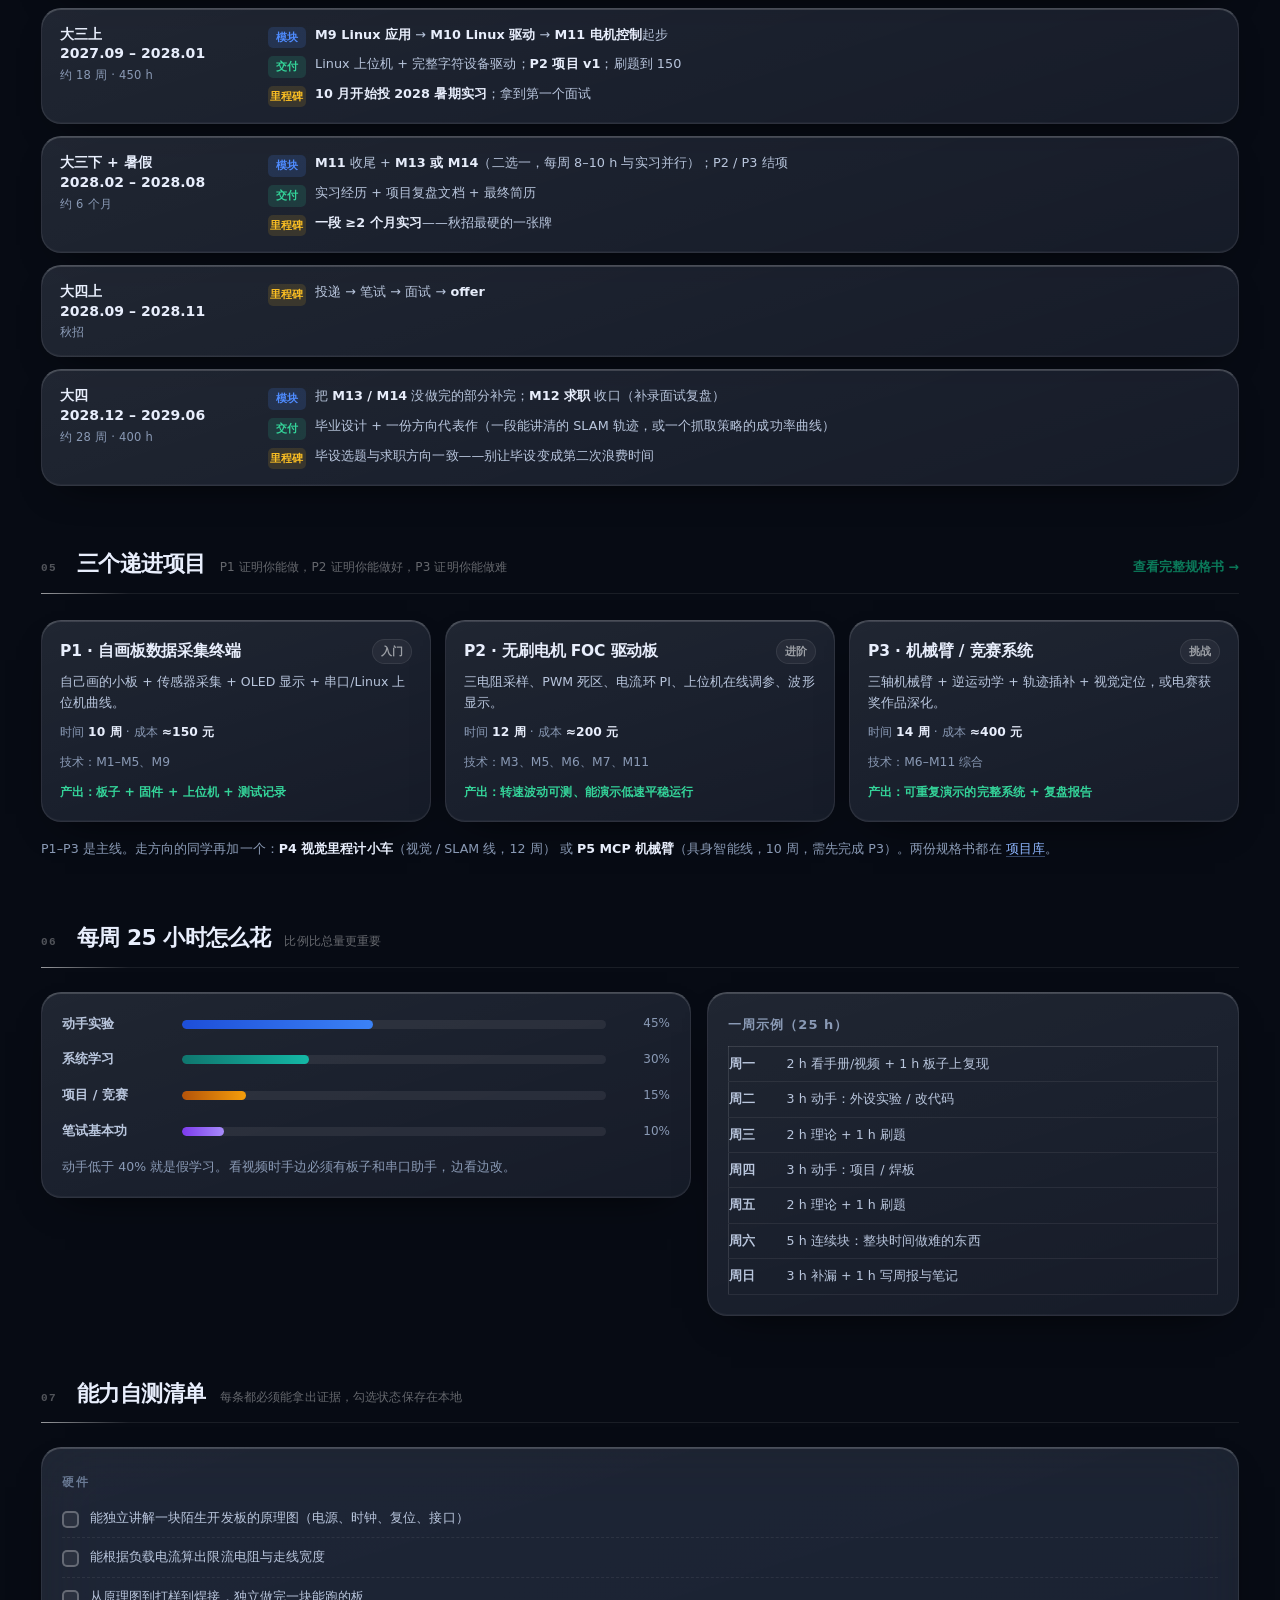
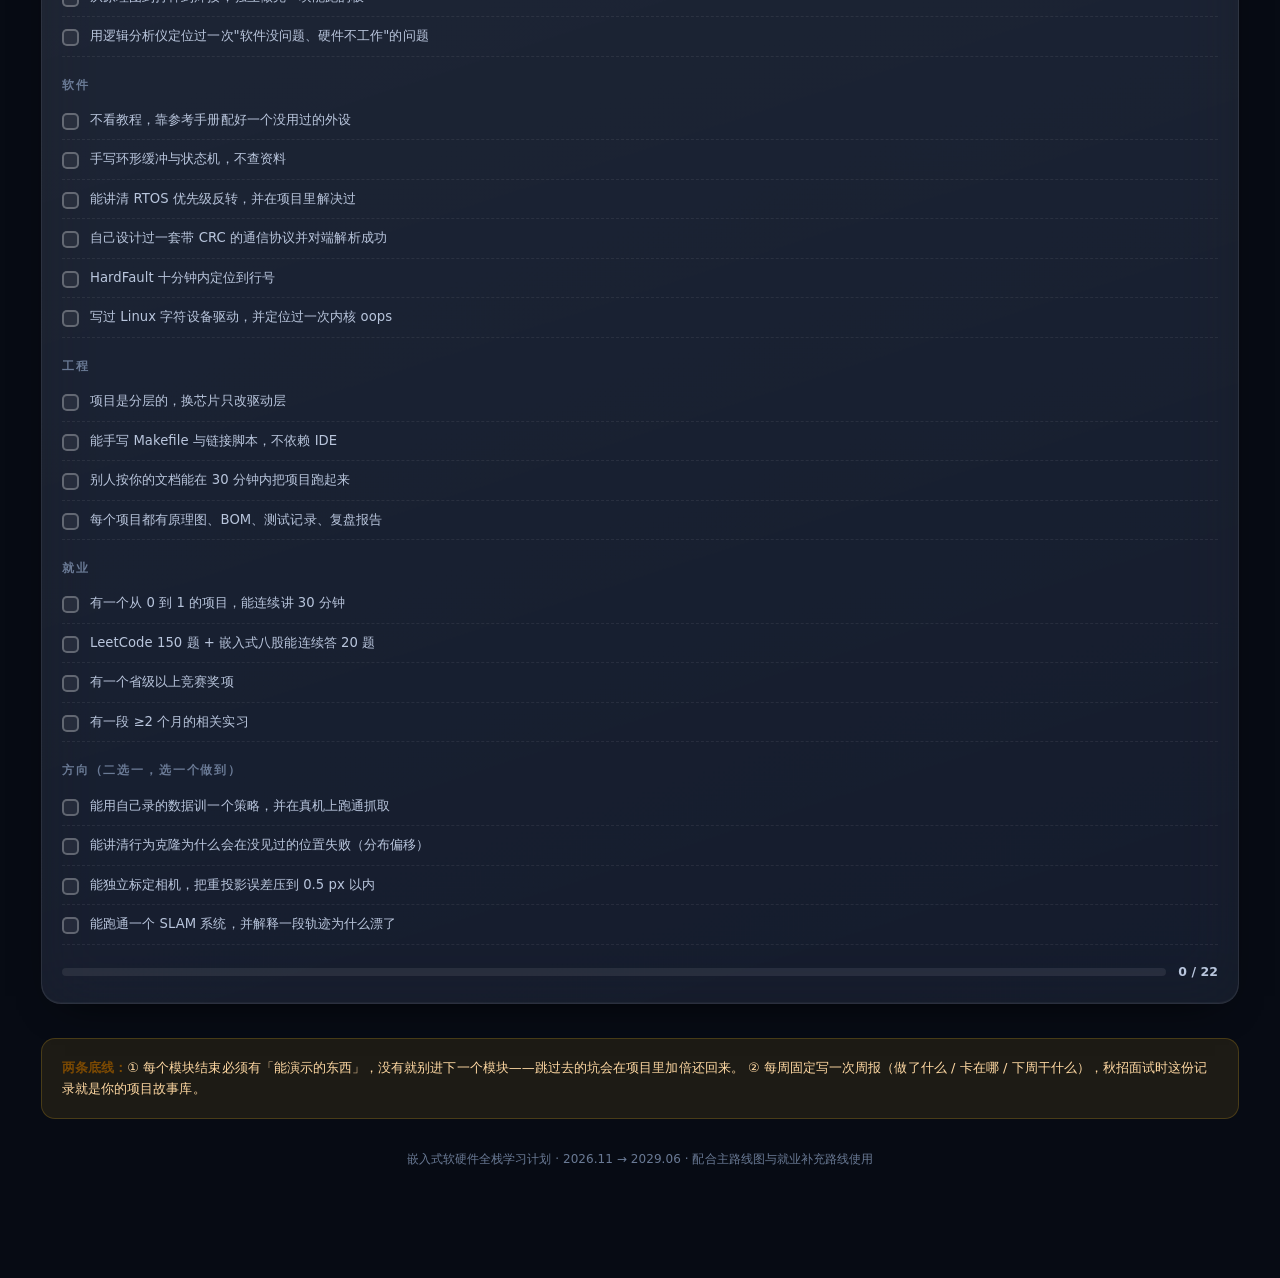
<file: 嵌入式软硬件全栈学习计划.html>
<!DOCTYPE html>
<html lang="zh-CN">
<head>
<meta charset="UTF-8">
<meta name="viewport" content="width=device-width, initial-scale=1">
<title>嵌入式软硬件全栈学习计划 · 2026.11 → 2029.06</title>
<style>
  :root{
    --ink:#0f172a; --ink2:#334155; --ink3:#64748b; --ink4:#94a3b8;
    --line:#dde5f4; --line2:#eef2fa;
    --blue:#1d4ed8; --blue-soft:#eef3ff;
    --teal:#0f766e; --teal-soft:#e9faf6;
    --amber:#b45309; --amber-soft:#fff8e8;
    --green:#0b7a5a; --green-soft:#e9f9f2;
    --bg:#f5f7fc;
  }
  *{box-sizing:border-box}
  html{scroll-behavior:smooth;scroll-padding-top:70px}
  body{
    margin:0;color:var(--ink);line-height:1.68;
    font-family:"PingFang SC","Microsoft YaHei","Segoe UI",system-ui,-apple-system,sans-serif;
    background:radial-gradient(1000px 500px at 4% -8%,#e4edff 0%,transparent 58%),
               radial-gradient(900px 460px at 100% 1%,#e3f7f2 0%,transparent 52%),
               var(--bg);
    -webkit-font-smoothing:antialiased;
  }
  .wrap{max-width:1120px;margin:0 auto;padding:40px 22px 90px}

  /* sticky nav */
  .navbar{position:sticky;top:0;z-index:30;background:rgba(245,247,252,.86);backdrop-filter:blur(10px);
    border-bottom:1px solid var(--line);margin:0;padding:9px 22px}
  .navbar-in{max-width:1120px;margin:0 auto;display:flex;gap:6px;overflow-x:auto;scrollbar-width:none}
  .navbar-in::-webkit-scrollbar{display:none}
  .navbar a{font-size:12.5px;color:var(--ink3);text-decoration:none;padding:5px 11px;border-radius:999px;white-space:nowrap}
  .navbar a:hover{background:#fff;color:var(--blue);box-shadow:0 2px 8px rgba(15,23,42,.06)}

  /* hero */
  .hero{background:linear-gradient(125deg,#071e4a 0%,#1d4ed8 52%,#0f766e 125%);
    border-radius:22px;padding:38px 38px 32px;color:#fff;position:relative;overflow:hidden;
    box-shadow:0 24px 54px -28px rgba(9,30,74,.66)}
  .hero::after{content:"";position:absolute;right:-100px;top:-130px;width:340px;height:340px;border-radius:50%;
    background:radial-gradient(circle,rgba(255,255,255,.2),transparent 62%)}
  .eyebrow{margin:0 0 9px;font-size:12px;letter-spacing:.32em;opacity:.68}
  .hero h1{margin:0;font-size:clamp(24px,3.3vw,35px);font-weight:800;letter-spacing:.02em}
  .hero .lead{margin:12px 0 0;max-width:680px;font-size:14.5px;opacity:.93}
  .facts{display:grid;grid-template-columns:repeat(auto-fit,minmax(158px,1fr));gap:11px;margin-top:26px}
  .fact{background:rgba(255,255,255,.12);border:1px solid rgba(255,255,255,.2);border-radius:11px;padding:12px 13px}
  .fact b{display:block;font-size:21px;font-weight:800;line-height:1.2}
  .fact span{font-size:11.5px;opacity:.8}

  /* section */
  section{margin-top:42px}
  .sec{display:flex;align-items:baseline;gap:11px;margin-bottom:15px;flex-wrap:wrap}
  .sec .no{font-size:11.5px;font-weight:800;color:var(--blue);background:var(--blue-soft);border-radius:7px;padding:2px 8px;letter-spacing:.06em}
  .sec h2{margin:0;font-size:18.5px;font-weight:800;letter-spacing:.02em}
  .sec p{margin:0;font-size:12.8px;color:var(--ink3)}

  /* capability pillars */
  .pillars{display:grid;grid-template-columns:repeat(3,1fr);gap:14px}
  .pillar{background:#fff;border:1px solid var(--line);border-radius:15px;padding:20px;
    box-shadow:0 10px 24px -24px rgba(15,23,42,.55);position:relative;overflow:hidden}
  .pillar::before{content:"";position:absolute;left:0;top:0;right:0;height:3px;background:var(--blue)}
  .pillar.hw::before{background:var(--amber)}
  .pillar.eng::before{background:var(--teal)}
  .pillar h3{margin:6px 0 10px;font-size:15px;font-weight:800;display:flex;align-items:center;gap:8px}
  .pillar h3 i{font-style:normal;font-size:11px;font-weight:700;color:var(--ink4);letter-spacing:.1em}
  .pillar ul{margin:0;padding:0;list-style:none;font-size:12.8px;color:var(--ink2)}
  .pillar li{padding-left:15px;position:relative;margin-bottom:6px;line-height:1.55}
  .pillar li::before{content:"";position:absolute;left:0;top:.62em;width:5px;height:5px;border-radius:50%;background:#c4d2ec}
  .pillar.hw li::before{background:#f2cf9b}
  .pillar.eng li::before{background:#a9dcd2}

  /* method */
  .methods{display:grid;grid-template-columns:repeat(4,1fr);gap:12px}
  .method{background:#fff;border:1px solid var(--line);border-radius:13px;padding:16px}
  .method b{display:block;font-size:13.5px;margin-bottom:5px}
  .method span{font-size:12.3px;color:var(--ink3);line-height:1.55;display:block}

  /* modules */
  .mods{display:grid;grid-template-columns:repeat(2,1fr);gap:15px}
  .mod{background:#fff;border:1px solid var(--line);border-radius:15px;padding:0;overflow:hidden;
    box-shadow:0 10px 26px -26px rgba(15,23,42,.6);display:flex;flex-direction:column}
  .mod-h{display:flex;align-items:center;gap:10px;padding:14px 17px;border-bottom:1px solid var(--line2);background:linear-gradient(180deg,#fbfcff,#fff)}
  .mod-n{width:27px;height:27px;border-radius:8px;display:grid;place-items:center;font-size:12px;font-weight:800;
    background:var(--blue-soft);color:var(--blue);flex:0 0 auto}
  .mod.hw .mod-n{background:var(--amber-soft);color:var(--amber)}
  .mod.eng .mod-n{background:var(--teal-soft);color:var(--teal)}
  .mod-h h3{margin:0;font-size:15px;font-weight:800;flex:1;letter-spacing:.01em}
  .mod-h .hrs{font-size:11.5px;color:var(--ink3);background:#f5f8fd;border-radius:999px;padding:2px 9px;white-space:nowrap}
  .mod-b{padding:14px 17px 15px;display:flex;flex-direction:column;gap:11px;flex:1}
  .goal{margin:0;font-size:12.8px;color:#1e3a8a;background:var(--blue-soft);border-radius:8px;padding:8px 11px;line-height:1.55}
  .mod.hw .goal{color:#7c4a03;background:var(--amber-soft)}
  .mod.eng .goal{color:#0b5c46;background:var(--teal-soft)}
  .cols{display:grid;grid-template-columns:1fr 1fr;gap:12px}
  .cols.one{grid-template-columns:1fr}
  .col h4{margin:0 0 5px;font-size:10.5px;letter-spacing:.16em;color:var(--ink4);font-weight:800}
  .col ul{margin:0;padding:0;list-style:none;font-size:12.5px;color:var(--ink2)}
  .col li{position:relative;padding-left:13px;margin-bottom:3.5px;line-height:1.5}
  .col li::before{content:"·";position:absolute;left:2px;color:#b8c6e4;font-weight:800}
  .accept{margin-top:auto;font-size:12.4px;color:var(--green);background:var(--green-soft);
    border:1px solid #cdeee0;border-radius:8px;padding:8px 11px;line-height:1.5}
  .accept b{font-weight:800}

  /* 进阶方向分隔 */
  .mod-split{grid-column:1 / -1;margin:8px 0 -3px;padding:15px 19px;border-radius:13px;
    border:1px dashed rgba(255,255,255,.18);background:rgba(255,255,255,.025);
    font-size:12.6px;color:var(--ink3);line-height:1.68}
  .mod-split b{display:block;font-size:12px;letter-spacing:.1em;color:var(--ink2);
    margin-bottom:6px;font-weight:800;font-family:var(--font-mono,ui-monospace,monospace)}
  .pill-dir{font-size:10px;padding:2px 8px;border-radius:999px;white-space:nowrap;
    border:1px solid rgba(255,255,255,.16);color:var(--ink3);background:rgba(255,255,255,.05)}

  /* timeline */
  .terms{display:flex;flex-direction:column;gap:12px}
  .term{background:#fff;border:1px solid var(--line);border-radius:14px;padding:16px 18px;
    box-shadow:0 8px 22px -24px rgba(15,23,42,.5);display:grid;grid-template-columns:190px 1fr;gap:18px;align-items:start}
  .term .when{font-size:14px;font-weight:800;line-height:1.4}
  .term .when small{display:block;font-size:11.5px;color:var(--ink3);font-weight:400;margin-top:3px;letter-spacing:.02em}
  .term .what{display:flex;flex-direction:column;gap:6px}
  .trow{display:flex;gap:9px;font-size:12.8px;align-items:flex-start}
  .trow .tag2{flex:0 0 38px;font-size:11px;font-weight:800;border-radius:5px;padding:1px 0;text-align:center;margin-top:2px}
  .tag2.m{background:var(--blue-soft);color:var(--blue)}
  .tag2.d{background:var(--green-soft);color:var(--green)}
  .tag2.k{background:var(--amber-soft);color:var(--amber)}
  .trow .d2{flex:1;color:var(--ink2);line-height:1.55}
  .trow .d2 b{color:var(--ink);font-weight:700}

  /* projects */
  .projs{display:grid;grid-template-columns:repeat(3,1fr);gap:14px}
  .proj{background:#fff;border:1px solid var(--line);border-radius:15px;padding:18px;
    box-shadow:0 10px 26px -26px rgba(15,23,42,.55);display:flex;flex-direction:column;gap:8px}
  .proj .ph{display:flex;align-items:center;justify-content:space-between;gap:8px}
  .proj h3{margin:0;font-size:14.5px;font-weight:800;line-height:1.4}
  .proj .lvl{font-size:11px;color:var(--ink3);background:#f5f8fd;border-radius:999px;padding:2px 8px;white-space:nowrap}
  .proj p{margin:0;font-size:12.5px;color:var(--ink2);line-height:1.55}
  .proj .kv{font-size:12.3px;color:var(--ink3)}
  .proj .kv b{color:var(--ink);font-weight:700}
  .proj .out{margin-top:auto;font-size:12.4px;font-weight:700;color:var(--green)}

  /* week template */
  .weeksplit{display:grid;grid-template-columns:1.1fr .9fr;gap:16px;align-items:start}
  .allocate{background:#fff;border:1px solid var(--line);border-radius:15px;padding:20px}
  .allocrow{display:flex;align-items:center;gap:12px;margin-bottom:13px}
  .allocrow .nm{flex:0 0 108px;font-size:12.8px;color:var(--ink2);font-weight:600}
  .allocrow .track{flex:1;height:9px;background:var(--line2);border-radius:99px;overflow:hidden}
  .allocrow .track i{display:block;height:100%;border-radius:99px}
  .allocrow .pc{flex:0 0 52px;text-align:right;font-size:12px;color:var(--ink3);font-variant-numeric:tabular-nums}
  .daycard{background:#fff;border:1px solid var(--line);border-radius:15px;padding:20px}
  .daycard h4{margin:0 0 10px;font-size:13px;letter-spacing:.08em;color:var(--ink3);font-weight:800}
  .daycard table{width:100%;border-collapse:collapse;font-size:12.6px}
  .daycard td{padding:6px 0;border-bottom:1px dashed var(--line2);vertical-align:top}
  .daycard td:first-child{width:58px;color:var(--ink3);font-weight:700}
  .daycard tr:last-child td{border-bottom:none}

  /* checklist */
  .check{background:#fff;border:1px solid var(--line);border-radius:16px;padding:6px 20px 18px;
    box-shadow:0 10px 26px -26px rgba(15,23,42,.5)}
  .check h3{margin:18px 0 6px;font-size:11.5px;letter-spacing:.16em;color:var(--ink4);font-weight:800}
  .chk{display:flex;gap:11px;align-items:flex-start;padding:9px 0;border-bottom:1px dashed var(--line2);cursor:pointer}
  .chk:last-child{border-bottom:none}
  .chk input{appearance:none;-webkit-appearance:none;width:17px;height:17px;border:2px solid #c3d0ea;border-radius:5px;
    margin:3px 0 0;flex:0 0 auto;cursor:pointer;position:relative;background:#fff;transition:.15s}
  .chk input:checked{background:var(--green);border-color:var(--green)}
  .chk input:checked::after{content:"";position:absolute;left:4.5px;top:1px;width:4.5px;height:9px;border:solid #fff;
    border-width:0 2px 2px 0;transform:rotate(44deg)}
  .chk span{font-size:13.2px;color:var(--ink2);line-height:1.55}
  .chk input:checked + span{color:#a3b1c7;text-decoration:line-through}
  .progress{display:flex;align-items:center;gap:12px;padding:16px 0 2px}
  .bar{flex:1;height:8px;background:var(--line2);border-radius:99px;overflow:hidden}
  .bar i{display:block;height:100%;width:0;background:linear-gradient(90deg,#1d4ed8,#0f766e);border-radius:99px;transition:width .3s}
  .progress b{font-size:12.5px;color:var(--ink2);font-variant-numeric:tabular-nums}

  .warn{margin-top:34px;background:#fffaf0;border:1px solid #f6e2bd;border-radius:14px;padding:18px 20px;font-size:13px;color:#8a5a2b;line-height:1.65}
  .warn b{color:#7c4a03}
  .foot{margin-top:30px;text-align:center;font-size:12px;color:var(--ink4)}
  .back{display:inline-block;margin-bottom:14px;font-size:12.5px;color:var(--blue);text-decoration:none;
    background:#fff;border:1px solid var(--line);border-radius:999px;padding:6px 14px}
  .back:hover{background:var(--blue);color:#fff;border-color:var(--blue)}
  .cta{display:inline-flex;align-items:center;gap:9px;margin-top:16px;padding:12px 20px;
    background:linear-gradient(100deg,#0b7a5a,#14b8a6);color:#fff;border-radius:12px;
    font-size:13.5px;font-weight:700;text-decoration:none;box-shadow:0 12px 26px -18px rgba(11,122,90,.9);transition:.18s}
  .cta:hover{transform:translateY(-1px);box-shadow:0 16px 30px -18px rgba(11,122,90,.95)}
  .cta span{font-weight:400;font-size:12px;opacity:.85}

  @media (max-width:1000px){
    .methods{grid-template-columns:repeat(2,1fr)}
    .terms .term{grid-template-columns:1fr;gap:10px}
    .weeksplit{grid-template-columns:1fr}
    .hero{padding:32px 26px}
  }
  @media (max-width:820px){
    .pillars{grid-template-columns:1fr}
    .mods{grid-template-columns:1fr}
    .projs{grid-template-columns:1fr}
    .hero{padding:28px 20px}
  }
  @media (max-width:560px){
    .wrap{padding:20px 13px 70px}
    .navbar{padding:9px 13px}
    .cols{grid-template-columns:1fr}
    .methods{grid-template-columns:1fr}
  }
  @media print{
    body{background:#fff}
    .navbar{display:none}
    .mod,.term,.proj{break-inside:avoid;box-shadow:none}
  }
</style>
  <link rel="icon" href="favicon.ico">
<link rel="stylesheet" href="assets/theme.css">
</head>
<body>

<div class="navbar">
  <div class="navbar-in">
    <a href="学习总控台.html" style="color:#1d4ed8;font-weight:700">← 总控台</a>
    <a href="#cap">能力地图</a>
    <a href="#method">学习法</a>
    <a href="#mods">14 个模块</a>
    <a href="#timeline">三年时间轴</a>
    <a href="#projects">三个项目</a>
    <a href="#week">每周怎么排</a>
    <a href="#checklist">能力自测</a>
    <a href="15周逐周任务清单.html" style="color:#0b7a5a;font-weight:700">15 周清单 →</a>
  </div>
</div>

<div class="wrap">

  <div style="display:flex;gap:8px;flex-wrap:wrap">
    <a class="back" href="AI嵌入式机器人成长路线图.html">← 返回主路线图</a>
    <a class="back" href="学练双线.html">学练双线 →</a>
  </div>

  <header class="hero">
    <h1>嵌入式软硬件全栈学习计划</h1>
    <p class="lead">目标不是"上完课"，是毕业时能独立完成一个工程：自己画板、自己写固件、自己写上位机、自己调试、自己交付。软件和硬件两条线同步推进，每个模块都有可验证的产出。</p>
    <div class="facts">
      <div class="fact"><b>31</b><span>个月</span></div>
      <div class="fact"><b>14</b><span>模块</span></div>
      <div class="fact"><b>3</b><span>递进项目</span></div>
      <div class="fact"><b>≈1200</b><span>计划学时</span></div>
      <div class="fact"><b>25h</b><span>每周投入</span></div>
    </div>
  </header>

  <div style="display:flex;gap:10px;align-items:center;flex-wrap:wrap">
    <a class="cta" href="15周逐周任务清单.html">→ 从这里开始：15 周逐周任务清单 <span>2026.11 → 2027.02 · 每周任务与交付物</span></a>
    <a class="cta" href="105天逐日任务表.html" style="background:linear-gradient(100deg,#1d4ed8,#3b82f6);box-shadow:0 12px 26px -18px rgba(29,78,216,.9)">105 天逐日任务表 <span>每天 3–5 小时 · 含完成标准</span></a>
  </div>

  <!-- 能力地图 -->
  <section id="cap">
    <div class="sec"><span class="no">01</span><h2>毕业时你应该能做到</h2><p>这三条线同时长，缺一条都不算"吃透"</p></div>
    <div class="pillars">
      <article class="pillar hw">
        <h3>硬件线 <i>HARDWARE</i></h3>
        <ul>
          <li>拿到一块陌生板子，30 分钟内看懂它的电源、时钟、复位、接口布局</li>
          <li>看数据手册能算出该用多大的限流电阻、去耦电容、上拉阻值</li>
          <li>用嘉立创 EDA 独立完成原理图 → PCB → 打样 → 手焊 → 点亮</li>
          <li>用万用表 / 逻辑分析仪 / 示波器定位"代码没问题但硬件不工作"</li>
          <li>能判断一个电路方案在成本、功耗、可靠性上的取舍</li>
        </ul>
      </article>
      <article class="pillar">
        <h3>软件线 <i>SOFTWARE</i></h3>
        <ul>
          <li>裸机：从启动文件到中断向量表，能自己配时钟、外设、DMA</li>
          <li>RTOS：多任务划分、优先级设计、任务间通信，能讲清每一处为什么</li>
          <li>Linux：写应用、写驱动、看懂设备树，能定位内核 oops</li>
          <li>协议：自己设计帧格式、CRC、超时重传，而不是照抄别人的</li>
          <li>调试：HardFault 十分钟内定位到行号，不靠"改改试试"</li>
        </ul>
      </article>
      <article class="pillar eng">
        <h3>工程线 <i>ENGINEERING</i></h3>
        <ul>
          <li>分层架构：驱动层 / 业务层 / 应用层边界清晰，换芯片只改驱动</li>
          <li>版本管理：Git 分支、提交规范、可回溯的每一次改动</li>
          <li>构建：手写 Makefile、链接脚本、交叉编译，不依赖 IDE 魔法</li>
          <li>文档：原理图、BOM、接口文档、测试记录、复盘报告齐全</li>
          <li>交付：能在一个陌生环境里复现自己的项目</li>
        </ul>
      </article>
    </div>
  </section>

  <!-- 学习法 -->
  <section id="method">
    <div class="sec"><span class="no">02</span><h2>四条学习方法</h2><p>方法不对，时间翻倍也没用</p></div>
    <div class="methods">
      <article class="method"><b>先跑通，再搞懂</b><span>任何新外设：先让 demo 出结果（看到波形/灯亮），再回头读手册问"为什么"。反过来容易卡死。</span></article>
      <article class="method"><b>改着做，不是照着抄</b><span>看教程跑通后，必须自己改三个地方：换个引脚、加个功能、故意弄坏看报错。能改才算会。</span></article>
      <article class="method"><b>用输出倒逼输入</b><span>每个模块结束写一页笔记：这个外设的原理、我踩的坑、下次怎么避免。写不出来就是没学会。</span></article>
      <article class="method"><b>每周留一次"无教程时间"</b><span>关掉所有视频，只留数据手册，独立完成一个功能。这是从学生变成工程师的关键动作。</span></article>
    </div>
    <p style="margin:14px 0 0;font-size:12.6px;color:var(--ink3);line-height:1.65">
      这四条讲的是"手怎么动"。理论怎么配、怎么和实践咬合——第二轮起改成先写预测再动手——见
      <a href="学练双线.html" style="color:#8fb7ff;text-decoration:none;border-bottom:1px solid rgba(143,183,255,.35)">学练双线</a>。
    </p>
  </section>

  <!-- 模块 -->
  <section id="mods">
    <div class="sec"><span class="no">03</span><h2>14 个学习模块</h2><p>前 11 个按顺序推进，最后两块是方向选择</p></div>
    <div class="mods">

      <article class="mod hw">
        <div class="mod-h"><div class="mod-n">M1</div><h3>电路与电子基础</h3><span class="hrs">40 h</span></div>
        <div class="mod-b">
          <p class="goal">目标：看懂任何一块开发板的原理图，知道每个元件为什么在那儿。</p>
          <div class="cols">
            <div class="col"><h4>硬件</h4><ul>
              <li>欧姆定律、分压、限流</li><li>二极管 / 三极管 / MOSFET 开关</li>
              <li>电容去耦、RC 时间常数</li><li>上拉下拉、推挽开漏</li>
              <li>LDO 与 DCDC 的区别</li><li>晶振、复位、BOOT 电路</li>
              <li>用万用表实测验证</li>
            </ul></div>
            <div class="col"><h4>软件</h4><ul>
              <li>建立"代码 → 引脚 → 电压"的映射直觉</li>
              <li>用逻辑分析仪看电平跳变</li>
              <li>这一阶段不写复杂代码</li>
            </ul></div>
          </div>
          <div class="accept"><b>验收：</b>不看教程，讲清开发板原理图每一部分的作用；用面包板搭一个 MOSFET 低边开关，实测电流与温升。</div>
        </div>
      </article>

      <article class="mod">
        <div class="mod-h"><div class="mod-n">M2</div><h3>C 语言与嵌入式编程</h3><span class="hrs">40 h</span></div>
        <div class="mod-b">
          <p class="goal">目标：写得出不靠库、能被别人看懂的嵌入式 C。</p>
          <div class="cols">
            <div class="col"><h4>核心</h4><ul>
              <li>指针、数组、函数指针</li><li>结构体与内存对齐</li>
              <li>const / volatile / static / extern</li><li>位操作与位域</li>
              <li>宏、条件编译、头文件组织</li>
            </ul></div>
            <div class="col"><h4>进阶</h4><ul>
              <li>栈 / 堆 / .data / .bss 布局</li><li>环形缓冲区</li>
              <li>状态机（switch / 表驱动）</li><li>回调函数与解耦</li>
              <li>编码规范（简化版 MISRA）</li>
            </ul></div>
          </div>
          <div class="accept"><b>验收：</b>手写环形缓冲、状态机、单链表，不查资料；画出自己程序的完整内存布局图。</div>
        </div>
      </article>

      <article class="mod">
        <div class="mod-h"><div class="mod-n">M3</div><h3>MCU 外设与底层驱动</h3><span class="hrs">120 h</span></div>
        <div class="mod-b">
          <p class="goal">目标：不查教程，从寄存器层面把一个外设配明白。</p>
          <div class="cols">
            <div class="col"><h4>基础</h4><ul>
              <li>启动流程与中断向量表</li><li>时钟树与分频</li>
              <li>GPIO 八种模式</li><li>NVIC 优先级与临界区</li>
              <li>看门狗</li>
            </ul></div>
            <div class="col"><h4>核心外设</h4><ul>
              <li>定时器：PWM / 输入捕获 / 编码器</li><li>ADC：采样时间 / DMA / 注入</li>
              <li>UART：DMA + 环形缓冲 + 协议帧</li><li>I2C：时序 / 上拉 / 时钟拉伸</li>
              <li>SPI：四种模式 / DMA</li><li>DMA 通道与地址对齐</li>
              <li>低功耗模式与唤醒</li>
            </ul></div>
          </div>
          <div class="accept"><b>验收：</b>六个外设各有 demo + 逻辑分析仪波形截图；自己设计一个带帧头、长度、命令、CRC 的串口协议并实现对端解析。</div>
        </div>
      </article>

      <article class="mod eng">
        <div class="mod-h"><div class="mod-n">M4</div><h3>调试与故障定位</h3><span class="hrs">30 h</span></div>
        <div class="mod-b">
          <p class="goal">目标：出问题时不再靠"改改试试"，而是能定位到根因。</p>
          <div class="cols one">
            <div class="col"><h4>能力</h4><ul>
              <li>HardFault 异常栈回溯，从 LR / PC 找到出错行</li>
              <li>GDB + OpenOCD：断点、观察点、内存查看、单步汇编</li>
              <li>printf 重定向、SWO / ITM 输出</li>
              <li>常见故障库：时钟没使能、引脚复用冲突、栈溢出、中断优先级、DMA 对齐、上电时序</li>
              <li>用逻辑分析仪判断"是硬件还是软件"</li>
            </ul></div>
          </div>
          <div class="accept"><b>验收：</b>故意制造 8 种典型 bug，每种都用工具定位到具体行号，并写下排查路径。</div>
        </div>
      </article>

      <article class="mod hw">
        <div class="mod-h"><div class="mod-n">M5</div><h3>硬件设计与打板</h3><span class="hrs">60 h</span></div>
        <div class="mod-b">
          <p class="goal">目标：从零画一块能工作的板子，这是硬件能力的硬门槛。</p>
          <div class="cols">
            <div class="col"><h4>设计</h4><ul>
              <li>嘉立创 EDA / KiCad 基本操作</li><li>原理图 → 封装 → PCB</li>
              <li>电源设计：LDO 选型、输入保护</li><li>去耦电容布置</li>
              <li>晶振与地平面</li><li>走线宽度与载流</li>
            </ul></div>
            <div class="col"><h4>制造</h4><ul>
              <li>Gerber 与 DFM 检查</li><li>嘉立创打样流程</li>
              <li>手焊 0603 / QFP</li><li>热风枪拆焊 QFN</li>
              <li>上电前检查与限流上电</li>
            </ul></div>
          </div>
          <div class="accept"><b>验收：</b>独立画出并打样一块最小系统板（MCU + 电源 + 下载口 + 至少一个外设），焊接后能烧录运行。</div>
        </div>
      </article>

      <article class="mod">
        <div class="mod-h"><div class="mod-n">M6</div><h3>RTOS 实时系统</h3><span class="hrs">60 h</span></div>
        <div class="mod-b">
          <p class="goal">目标：把裸机的 while(1) 重构为可维护的多任务系统。</p>
          <div class="cols one">
            <div class="col"><h4>能力</h4><ul>
              <li>任务、调度、优先级、时间片</li>
              <li>信号量 / 互斥量 / 队列 / 事件组 / 任务通知</li>
              <li>优先级反转与优先级继承，死锁的四个条件</li>
              <li>栈大小估算与溢出检测</li>
              <li>ISR 与内核交互原则（ISR 里只做最短的事）</li>
              <li>内存管理与静态分配优先</li>
            </ul></div>
          </div>
          <div class="accept"><b>验收：</b>做采集 + 显示 + 通信三任务系统，讲清每个任务优先级与栈大小的依据；现场复现一次优先级反转并演示修复。</div>
        </div>
      </article>

      <article class="mod eng">
        <div class="mod-h"><div class="mod-n">M7</div><h3>工程化与通信协议</h3><span class="hrs">40 h</span></div>
        <div class="mod-b">
          <p class="goal">目标：代码能给别人接手，项目能复现、能交付。</p>
          <div class="cols">
            <div class="col"><h4>工程</h4><ul>
              <li>分层架构：HAL / 驱动 / 业务 / 应用</li><li>手写 Makefile、CMake</li>
              <li>链接脚本 .ld 与内存段</li><li>Git 分支模型与提交规范</li>
              <li>代码评审清单</li>
            </ul></div>
            <div class="col"><h4>协议</h4><ul>
              <li>帧结构设计（帧头/长度/命令/CRC）</li><li>超时重传与流控</li>
              <li>Modbus RTU</li><li>CAN 帧格式与仲裁</li>
              <li>协议状态机实现</li>
            </ul></div>
          </div>
          <div class="accept"><b>验收：</b>把前面所有 demo 重构进一个分层工程，写接口文档；别人按文档能在 30 分钟内跑起来。</div>
        </div>
      </article>

      <article class="mod">
        <div class="mod-h"><div class="mod-n">M8</div><h3>无线、显示与物联网</h3><span class="hrs">60 h</span></div>
        <div class="mod-b">
          <p class="goal">目标：设备能显示、能联网、能被远程控制。</p>
          <div class="cols">
            <div class="col"><h4>人机界面</h4><ul>
              <li>LVGL 控件、样式、页面切换</li><li>事件与回调机制</li>
              <li>触摸驱动与坐标校准</li><li>界面刷新与性能</li>
            </ul></div>
            <div class="col"><h4>联网</h4><ul>
              <li>BLE 广播 / 连接 / 特征值</li><li>WiFi 配网与断线重连</li>
              <li>TCP / UDP 基础</li><li>MQTT 发布订阅与遗嘱</li>
              <li>JSON 编解码</li><li>OTA 升级思路</li>
            </ul></div>
          </div>
          <div class="accept"><b>验收：</b>做一个带屏、能联网、手机可远程控制的设备；拔网线后能自动重连并上报状态。</div>
        </div>
      </article>

      <article class="mod">
        <div class="mod-h"><div class="mod-n">M9</div><h3>Linux 应用开发</h3><span class="hrs">80 h</span></div>
        <div class="mod-b">
          <p class="goal">目标：能在 Linux 上写一个真正可用的上位机或服务程序。</p>
          <div class="cols">
            <div class="col"><h4>系统</h4><ul>
              <li>命令行、权限、进程管理</li><li>Shell 脚本</li>
              <li>系统调用：open/read/write/ioctl/mmap</li>
              <li>pthread 线程与同步</li>
              <li>socket：TCP / UDP / 串口</li>
            </ul></div>
            <div class="col"><h4>工程</h4><ul>
              <li>CMake 与交叉编译</li><li>日志分级</li>
              <li>配置文件解析</li><li>守护进程与信号处理</li>
              <li>gdb / strace / valgrind</li>
            </ul></div>
          </div>
          <div class="accept"><b>验收：</b>写一个 Linux 上位机：串口/网口控制板子，带配置、日志、异常重连，能连续跑 24 小时不崩。</div>
        </div>
      </article>

      <article class="mod">
        <div class="mod-h"><div class="mod-n">M10</div><h3>Linux 驱动开发</h3><span class="hrs">80 h</span></div>
        <div class="mod-b">
          <p class="goal">目标：能给一块自定义硬件写驱动，这是嵌入式 Linux 岗的分水岭。</p>
          <div class="cols one">
            <div class="col"><h4>能力</h4><ul>
              <li>内核模块编译与加载卸载</li>
              <li>字符设备：file_operations、read/write/ioctl</li>
              <li>设备树：节点、属性、compatible 匹配</li>
              <li>platform 驱动模型、probe 流程</li>
              <li>中断处理：上半部 / 下半部</li>
              <li>并发与锁：自旋锁、互斥量、原子操作</li>
              <li>调试：printk、/proc、/sys、dmesg、oops 分析</li>
              <li>GPIO / I2C / SPI 子系统</li>
            </ul></div>
          </div>
          <div class="accept"><b>验收：</b>写一个完整字符设备驱动，通过设备树匹配，支持 ioctl 控制；故意制造一次内核 oops 并独立定位到函数。</div>
        </div>
      </article>

      <article class="mod">
        <div class="mod-h"><div class="mod-n">M11</div><h3>电机控制与机器人方向</h3><span class="hrs">60 h</span></div>
        <div class="mod-b">
          <p class="goal">目标：把前面所有能力汇到一个"会动的"系统上，这是机器人岗的门票。</p>
          <div class="cols">
            <div class="col"><h4>控制</h4><ul>
              <li>编码器测速</li><li>PID：位置 / 速度 / 电流环</li>
              <li>参数整定方法</li><li>FOC 基本原理</li>
              <li>死区、限幅、抗积分饱和</li>
            </ul></div>
            <div class="col"><h4>机器人</h4><ul>
              <li>坐标系与齐次变换</li><li>正/逆运动学</li>
              <li>轨迹插补</li><li>串口协议对接上位机</li>
              <li>简单视觉定位（可选）</li>
            </ul></div>
          </div>
          <div class="accept"><b>验收：</b>闭环控制一个电机，转速阶跃响应无超调或超调 &lt; 10%；机械臂能按指令到达指定坐标，重复精度可测。</div>
        </div>
      </article>

      <article class="mod eng">
        <div class="mod-h"><div class="mod-n">M12</div><h3>求职准备</h3><span class="hrs">60 h</span></div>
        <div class="mod-b">
          <p class="goal">目标：把三年做的事，变成别人愿意给你 offer 的证据。</p>
          <div class="cols">
            <div class="col"><h4>硬准备</h4><ul>
              <li>LeetCode 150 题</li><li>C 语言八股 100 问</li>
              <li>嵌入式八股：启动/中断/RTOS/时序</li>
              <li>项目复盘文档</li>
            </ul></div>
            <div class="col"><h4>软准备</h4><ul>
              <li>一页简历（STAR + 数字）</li>
              <li>三分钟讲项目</li>
              <li>GitHub 项目首页</li>
              <li>模拟面试 ×3</li>
            </ul></div>
          </div>
          <div class="accept"><b>验收：</b>被陌生人问"你做过什么"，能在 3 分钟内让对方听懂并想追问；14 条能力自测全部能给出证据。</div>
        </div>
      </article>

      <div class="mod-split">
        <b>进阶方向 · 第三学年起</b>
        下面两块决定你走"嵌入式软件"还是"机器人算法"。至少深入一个，另一个知道边界就行——
        两块都只泛读，等于两块都不会。它们安排在核心模块之后，是因为都需要 M11 的运动学打底。
      </div>

      <article class="mod">
        <div class="mod-h"><div class="mod-n">M13</div><h3>具身智能与大模型控制</h3><span class="pill-dir">方向</span><span class="hrs">120 h</span></div>
        <div class="mod-b">
          <p class="goal">目标：让机械臂听懂一句话并抓到东西，而不是只在仿真里跑通。</p>
          <div class="cols">
            <div class="col"><h4>原理</h4><ul>
              <li>三种范式：端到端 VLA / 分层指令 / 遥操作示教</li>
              <li>动作空间定义与归一化</li>
              <li>模仿学习：行为克隆、DAgger 与分布偏移</li>
              <li>强化学习：MDP、奖励设计、PPO 的直觉（不推公式）</li>
              <li>sim2real gap 从哪来</li>
            </ul></div>
            <div class="col"><h4>实操</h4><ul>
              <li>遥操作采集 50 条抓放数据</li>
              <li>时间对齐、切分、数据增强</li>
              <li>行为克隆策略训练 + 仿真验证</li>
              <li>LLM 解析"语言 → 子目标"（function calling / MCP）</li>
              <li>真机部署：推理延迟与控制频率</li>
            </ul></div>
          </div>
          <div class="accept"><b>验收：</b>说一句"把红色方块放到左边"，机械臂 10 次成功 ≥6 次；能讲清失败案例是数据不足还是分布偏移造成的。</div>
        </div>
      </article>

      <article class="mod">
        <div class="mod-h"><div class="mod-n">M14</div><h3>机器视觉与 SLAM</h3><span class="pill-dir">方向</span><span class="hrs">200 h</span></div>
        <div class="mod-b">
          <p class="goal">目标：给机器人装上眼睛，和"我在哪"。</p>
          <div class="cols">
            <div class="col"><h4>视觉</h4><ul>
              <li>C++ 核心：类、模板、STL、智能指针、CMake</li>
              <li>相机模型与标定（内参、畸变）</li>
              <li>ORB 特征、匹配、对极几何、PnP</li>
              <li>点云：PCL、滤波、ICP 配准</li>
              <li>数学补丁：矩阵、概率、最小二乘</li>
            </ul></div>
            <div class="col"><h4>SLAM 与融合</h4><ul>
              <li>前端位姿估计、后端优化、回环检测</li>
              <li>ORB-SLAM 的系统结构</li>
              <li>单目尺度为什么不可观</li>
              <li>IMU 预积分、EKF / UKF</li>
              <li>松耦合 vs 紧耦合</li>
            </ul></div>
          </div>
          <div class="accept"><b>验收：</b>相机标定重投影误差 &lt; 0.5 px；ORB-SLAM 跑通一段公开数据集并能逐段解释轨迹；自己写的 EKF 融合 IMU + 轮速，与真值对比。</div>
        </div>
      </article>

      

    </div>
  </section>

  <!-- 时间轴 -->
  <section id="timeline">
    <div class="sec"><span class="no">04</span><h2>三年时间轴</h2><p>模块、交付物、里程碑三线对齐</p></div>
    <div class="terms">

      <div class="term">
        <div class="when">大二上剩余<br>2026.11 – 2027.01<small>约 10 周 · 250 h</small></div>
        <div class="what">
          <div class="trow"><span class="tag2 m">模块</span><span class="d2"><b>M1 电路基础</b>（W1–W5）→ <b>M3 外设前半</b>：GPIO / 中断 / 定时器 / UART（W5–W10）；<b>M2 语言</b>每天 40 min 贯穿</span></div>
          <div class="trow"><span class="tag2 d">交付</span><span class="d2">GitHub 仓库 + 4 个外设 demo + 1 个综合小项目（OLED + 传感器 + 串口上位机）</span></div>
          <div class="trow"><span class="tag2 k">里程碑</span><span class="d2">能独立讲清开发板原理图；逻辑分析仪抓出一次 I2C 时序问题</span></div>
        </div>
      </div>

      <div class="term">
        <div class="when">寒假<br>2027.01 – 2027.02<small>约 5 周 · 150 h</small></div>
        <div class="what">
          <div class="trow"><span class="tag2 m">模块</span><span class="d2"><b>M5 硬件设计</b>：画板 → 打样 → 焊接 → 点亮；<b>M3 后半</b>：ADC / DMA / I2C / SPI</span></div>
          <div class="trow"><span class="tag2 d">交付</span><span class="d2">一块自己画、自己焊、能跑的最小系统板</span></div>
          <div class="trow"><span class="tag2 k">里程碑</span><span class="d2"><b>第一次打板成功</b>——这是和 90% 同学拉开差距的地方</span></div>
        </div>
      </div>

      <div class="term">
        <div class="when">大二下<br>2027.02 – 2027.06<small>约 18 周 · 450 h</small></div>
        <div class="what">
          <div class="trow"><span class="tag2 m">模块</span><span class="d2"><b>M4 调试</b>深化 → <b>M6 RTOS</b> → <b>M7 工程化</b> → <b>M8 无线显示</b>起步</span></div>
          <div class="trow"><span class="tag2 d">交付</span><span class="d2">分层架构工程 + 多任务系统 + 接口文档；<b>P1 项目完成</b></span></div>
          <div class="trow"><span class="tag2 k">里程碑</span><span class="d2">电赛组队完成、方向确定；进实验室或找到带你的学长</span></div>
        </div>
      </div>

      <div class="term">
        <div class="when">大二暑假<br>2027.07 – 2027.08<small>约 8 周 · 300 h</small></div>
        <div class="what">
          <div class="trow"><span class="tag2 m">模块</span><span class="d2"><b>电赛集训 + 国赛</b>（主）；<b>M8</b> 收尾</span></div>
          <div class="trow"><span class="tag2 d">交付</span><span class="d2">一个能在 4 天 3 夜里做出来的完整系统</span></div>
          <div class="trow"><span class="tag2 k">里程碑</span><span class="d2"><b>省级以上奖项</b>——简历第一行有了内容</span></div>
        </div>
      </div>

      <div class="term">
        <div class="when">大三上<br>2027.09 – 2028.01<small>约 18 周 · 450 h</small></div>
        <div class="what">
          <div class="trow"><span class="tag2 m">模块</span><span class="d2"><b>M9 Linux 应用</b> → <b>M10 Linux 驱动</b> → <b>M11 电机控制</b>起步</span></div>
          <div class="trow"><span class="tag2 d">交付</span><span class="d2">Linux 上位机 + 完整字符设备驱动；<b>P2 项目 v1</b>；刷题到 150</span></div>
          <div class="trow"><span class="tag2 k">里程碑</span><span class="d2"><b>10 月开始投 2028 暑期实习</b>；拿到第一个面试</span></div>
        </div>
      </div>

      <div class="term">
        <div class="when">大三下 + 暑假<br>2028.02 – 2028.08<small>约 6 个月</small></div>
        <div class="what">
          <div class="trow"><span class="tag2 m">模块</span><span class="d2"><b>M11</b> 收尾 + <b>M13 或 M14</b>（二选一，每周 8–10 h 与实习并行）；P2 / P3 结项</span></div>
          <div class="trow"><span class="tag2 d">交付</span><span class="d2">实习经历 + 项目复盘文档 + 最终简历</span></div>
          <div class="trow"><span class="tag2 k">里程碑</span><span class="d2"><b>一段 ≥2 个月实习</b>——秋招最硬的一张牌</span></div>
        </div>
      </div>

      <div class="term">
        <div class="when">大四上<br>2028.09 – 2028.11<small>秋招</small></div>
        <div class="what">
          <div class="trow"><span class="tag2 k">里程碑</span><span class="d2">投递 → 笔试 → 面试 → <b>offer</b></span></div>
        </div>
      </div>

      <div class="term">
        <div class="when">大四<br>2028.12 – 2029.06<small>约 28 周 · 400 h</small></div>
        <div class="what">
          <div class="trow"><span class="tag2 m">模块</span><span class="d2">把 <b>M13 / M14</b> 没做完的部分补完；<b>M12 求职</b> 收口（补录面试复盘）</span></div>
          <div class="trow"><span class="tag2 d">交付</span><span class="d2">毕业设计 + 一份方向代表作（一段能讲清的 SLAM 轨迹，或一个抓取策略的成功率曲线）</span></div>
          <div class="trow"><span class="tag2 k">里程碑</span><span class="d2">毕设选题与求职方向一致——别让毕设变成第二次浪费时间</span></div>
        </div>
      </div>

    </div>
  </section>

  <!-- 项目 -->
  <section id="projects">
    <div class="sec"><span class="no">05</span><h2>三个递进项目</h2><p>P1 证明你能做，P2 证明你能做好，P3 证明你能做难</p>
      <a href="项目库.html" style="margin-left:auto;font-size:12.5px;color:#0b7a5a;font-weight:700;text-decoration:none">查看完整规格书 →</a></div>
    <div class="projs">
      <article class="proj">
        <div class="ph"><h3>P1 · 自画板数据采集终端</h3><span class="lvl">入门</span></div>
        <p>自己画的小板 + 传感器采集 + OLED 显示 + 串口/Linux 上位机曲线。</p>
        <div class="kv">时间 <b>10 周</b> · 成本 <b>≈150 元</b></div>
        <div class="kv">技术：M1–M5、M9</div>
        <div class="out">产出：板子 + 固件 + 上位机 + 测试记录</div>
      </article>
      <article class="proj">
        <div class="ph"><h3>P2 · 无刷电机 FOC 驱动板</h3><span class="lvl">进阶</span></div>
        <p>三电阻采样、PWM 死区、电流环 PI、上位机在线调参、波形显示。</p>
        <div class="kv">时间 <b>12 周</b> · 成本 <b>≈200 元</b></div>
        <div class="kv">技术：M3、M5、M6、M7、M11</div>
        <div class="out">产出：转速波动可测、能演示低速平稳运行</div>
      </article>
      <article class="proj">
        <div class="ph"><h3>P3 · 机械臂 / 竞赛系统</h3><span class="lvl">挑战</span></div>
        <p>三轴机械臂 + 逆运动学 + 轨迹插补 + 视觉定位，或电赛获奖作品深化。</p>
        <div class="kv">时间 <b>14 周</b> · 成本 <b>≈400 元</b></div>
        <div class="kv">技术：M6–M11 综合</div>
        <div class="out">产出：可重复演示的完整系统 + 复盘报告</div>
      </article>
    </div>
    <p style="margin:16px 0 0;font-size:12.6px;color:var(--ink3);line-height:1.72">
      P1–P3 是主线。走方向的同学再加一个：<b style="color:var(--ink)">P4 视觉里程计小车</b>（视觉 / SLAM 线，12 周）
      或 <b style="color:var(--ink)">P5 MCP 机械臂</b>（具身智能线，10 周，需先完成 P3）。两份规格书都在
      <a href="项目库.html" style="color:#8fb7ff;text-decoration:none;border-bottom:1px solid rgba(143,183,255,.35)">项目库</a>。
    </p>
  </section>

  <!-- 每周 -->
  <section id="week">
    <div class="sec"><span class="no">06</span><h2>每周 25 小时怎么花</h2><p>比例比总量更重要</p></div>
    <div class="weeksplit">
      <div class="allocate">
        <div class="allocrow"><span class="nm">动手实验</span><div class="track"><i style="width:45%;background:linear-gradient(90deg,#1d4ed8,#3b82f6)"></i></div><span class="pc">45%</span></div>
        <div class="allocrow"><span class="nm">系统学习</span><div class="track"><i style="width:30%;background:linear-gradient(90deg,#0f766e,#14b8a6)"></i></div><span class="pc">30%</span></div>
        <div class="allocrow"><span class="nm">项目 / 竞赛</span><div class="track"><i style="width:15%;background:linear-gradient(90deg,#b45309,#f59e0b)"></i></div><span class="pc">15%</span></div>
        <div class="allocrow"><span class="nm">笔试基本功</span><div class="track"><i style="width:10%;background:linear-gradient(90deg,#7c3aed,#a78bfa)"></i></div><span class="pc">10%</span></div>
        <p style="margin:14px 0 0;font-size:12.5px;color:var(--ink3);line-height:1.6">
          动手低于 40% 就是假学习。看视频时手边必须有板子和串口助手，边看边改。
        </p>
      </div>
      <div class="daycard">
        <h4>一周示例（25 h）</h4>
        <table>
          <tr><td>周一</td><td>2 h 看手册/视频 + 1 h 板子上复现</td></tr>
          <tr><td>周二</td><td>3 h 动手：外设实验 / 改代码</td></tr>
          <tr><td>周三</td><td>2 h 理论 + 1 h 刷题</td></tr>
          <tr><td>周四</td><td>3 h 动手：项目 / 焊板</td></tr>
          <tr><td>周五</td><td>2 h 理论 + 1 h 刷题</td></tr>
          <tr><td>周六</td><td>5 h 连续块：整块时间做难的东西</td></tr>
          <tr><td>周日</td><td>3 h 补漏 + 1 h 写周报与笔记</td></tr>
        </table>
      </div>
    </div>
  </section>

  <!-- 自测 -->
  <section id="checklist">
    <div class="sec"><span class="no">07</span><h2>能力自测清单</h2><p>每条都必须能拿出证据，勾选状态保存在本地</p></div>
    <div class="check" id="cli">
      <h3>硬件</h3>
      <label class="chk"><input type="checkbox" data-id="h1"><span>能独立讲解一块陌生开发板的原理图（电源、时钟、复位、接口）</span></label>
      <label class="chk"><input type="checkbox" data-id="h2"><span>能根据负载电流算出限流电阻与走线宽度</span></label>
      <label class="chk"><input type="checkbox" data-id="h3"><span>从原理图到打样到焊接，独立做完一块能跑的板</span></label>
      <label class="chk"><input type="checkbox" data-id="h4"><span>用逻辑分析仪定位过一次"软件没问题、硬件不工作"的问题</span></label>

      <h3>软件</h3>
      <label class="chk"><input type="checkbox" data-id="s1"><span>不看教程，靠参考手册配好一个没用过的外设</span></label>
      <label class="chk"><input type="checkbox" data-id="s2"><span>手写环形缓冲与状态机，不查资料</span></label>
      <label class="chk"><input type="checkbox" data-id="s3"><span>能讲清 RTOS 优先级反转，并在项目里解决过</span></label>
      <label class="chk"><input type="checkbox" data-id="s4"><span>自己设计过一套带 CRC 的通信协议并对端解析成功</span></label>
      <label class="chk"><input type="checkbox" data-id="s5"><span>HardFault 十分钟内定位到行号</span></label>
      <label class="chk"><input type="checkbox" data-id="s6"><span>写过 Linux 字符设备驱动，并定位过一次内核 oops</span></label>

      <h3>工程</h3>
      <label class="chk"><input type="checkbox" data-id="e1"><span>项目是分层的，换芯片只改驱动层</span></label>
      <label class="chk"><input type="checkbox" data-id="e2"><span>能手写 Makefile 与链接脚本，不依赖 IDE</span></label>
      <label class="chk"><input type="checkbox" data-id="e3"><span>别人按你的文档能在 30 分钟内把项目跑起来</span></label>
      <label class="chk"><input type="checkbox" data-id="e4"><span>每个项目都有原理图、BOM、测试记录、复盘报告</span></label>

      <h3>就业</h3>
      <label class="chk"><input type="checkbox" data-id="j1"><span>有一个从 0 到 1 的项目，能连续讲 30 分钟</span></label>
      <label class="chk"><input type="checkbox" data-id="j2"><span>LeetCode 150 题 + 嵌入式八股能连续答 20 题</span></label>
      <label class="chk"><input type="checkbox" data-id="j3"><span>有一个省级以上竞赛奖项</span></label>
      <label class="chk"><input type="checkbox" data-id="j4"><span>有一段 ≥2 个月的相关实习</span></label>

      <h3>方向（二选一，选一个做到）</h3>
      <label class="chk"><input type="checkbox" data-id="d1"><span>能用自己录的数据训一个策略，并在真机上跑通抓取</span></label>
      <label class="chk"><input type="checkbox" data-id="d2"><span>能讲清行为克隆为什么会在没见过的位置失败（分布偏移）</span></label>
      <label class="chk"><input type="checkbox" data-id="d3"><span>能独立标定相机，把重投影误差压到 0.5 px 以内</span></label>
      <label class="chk"><input type="checkbox" data-id="d4"><span>能跑通一个 SLAM 系统，并解释一段轨迹为什么漂了</span></label>

      <div class="progress">
        <div class="bar"><i id="fill"></i></div>
        <b id="num">0 / 22</b>
      </div>
    </div>
  </section>

  <div class="warn">
    <b>两条底线：</b>① 每个模块结束必须有「能演示的东西」，没有就别进下一个模块——跳过去的坑会在项目里加倍还回来。
    ② 每周固定写一次周报（做了什么 / 卡在哪 / 下周干什么），秋招面试时这份记录就是你的项目故事库。
  </div>

  <p class="foot">嵌入式软硬件全栈学习计划 · 2026.11 → 2029.06 · 配合主路线图与就业补充路线使用</p>
</div>

<script>
(function () {
  var KEY = 'fullstack-plan-checklist-v1';
  var box = Array.prototype.slice.call(document.querySelectorAll('#cli input[type=checkbox]'));
  var fill = document.getElementById('fill');
  var num = document.getElementById('num');
  var saved = {};
  try { saved = JSON.parse(localStorage.getItem(KEY) || '{}'); } catch (e) { saved = {}; }

  function render() {
    var done = box.filter(function (b) { return b.checked; }).length;
    fill.style.width = (done / box.length * 100) + '%';
    num.textContent = done + ' / ' + box.length;
  }
  box.forEach(function (b) {
    if (saved[b.dataset.id]) b.checked = true;
    b.addEventListener('change', function () {
      saved[b.dataset.id] = b.checked;
      try { localStorage.setItem(KEY, JSON.stringify(saved)); } catch (e) {}
      render();
    });
  });
  render();
})();
</script>
  <script src="assets/pointer.js" defer></script>
  <script src="assets/reveal.js" defer></script>
</body>
</html>
</file>
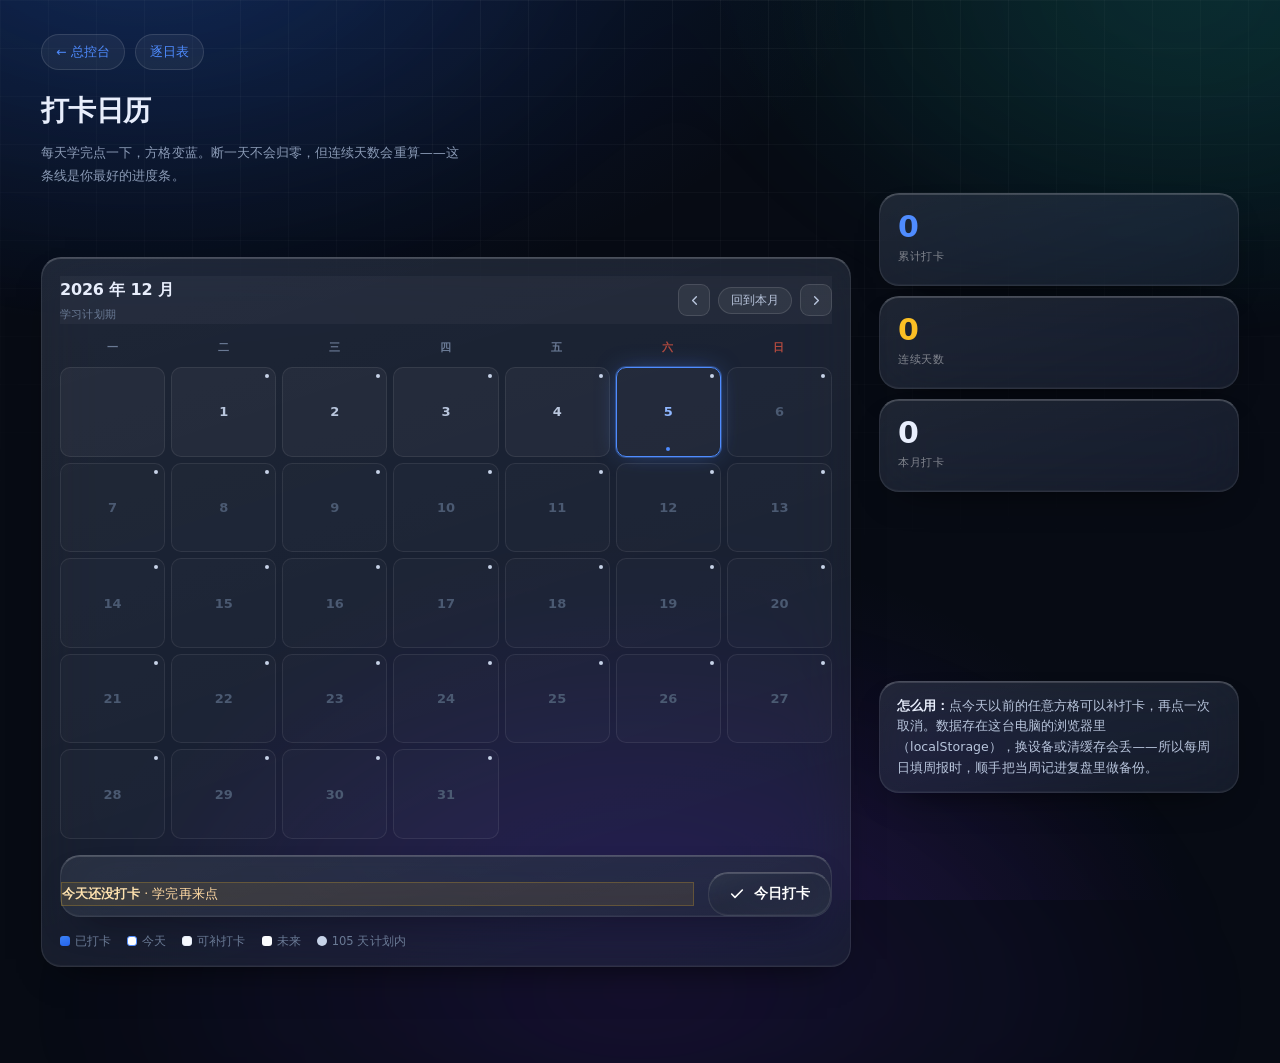
<file: 打卡日历.html>
<!DOCTYPE html>
<html lang="zh-CN">
<head>
<meta charset="UTF-8">
<meta name="viewport" content="width=device-width, initial-scale=1">
<title>打卡日历 · 每天一格</title>
<style>
  :root{
    --ink:#0b1220; --ink2:#2b3648; --ink3:#5b6b85; --ink4:#8b9ab3;
    --line:#dfe6f5; --line2:#edf1fa;
    --blue:#2563eb; --blue-soft:#eef3ff;
    --green:#047857; --amber:#b45309;
  }
  *{box-sizing:border-box}
  body{margin:0;color:var(--ink);line-height:1.65;
    font-family:var(--font-sans,-apple-system,"PingFang SC","Microsoft YaHei UI",sans-serif);
    min-height:100vh;-webkit-font-smoothing:antialiased}
  .wrap{max-width:820px;margin:0 auto;padding:32px 20px 90px}

  .top{display:flex;align-items:center;gap:10px;flex-wrap:wrap;margin-bottom:16px}
  .back{display:inline-flex;align-items:center;gap:6px;font-size:12.5px;color:var(--blue);
    text-decoration:none;background:#fff;border:1px solid var(--line);border-radius:999px;padding:6px 14px}
  .back:hover{background:var(--blue);color:#fff;border-color:var(--blue)}

  /* ---- 头部 ---- */
  .head{display:flex;align-items:flex-end;justify-content:space-between;gap:16px;flex-wrap:wrap;margin-bottom:6px}
  .head h1{margin:0;font-size:clamp(21px,3vw,28px);font-weight:800;letter-spacing:-.02em}
  .head .sub{margin:5px 0 0;font-size:13px;color:var(--ink3);max-width:52ch}

  .stats{display:grid;grid-template-columns:repeat(3,1fr);gap:10px;margin:20px 0 18px;max-width:760px}
  .st{background:#fff;border:1px solid var(--line);border-radius:13px;padding:14px 16px;
    box-shadow:var(--shadow-1)}
  .st b{display:block;font-size:26px;font-weight:800;line-height:1.1;letter-spacing:-.02em;
    font-variant-numeric:tabular-nums}
  .st span{font-size:11.5px;color:var(--ink4)}
  .st.hot b{color:var(--blue)}
  .st.warm b{color:var(--amber)}

  /* ---- 日历卡 ---- */
  .cal{background:#fff;border:1px solid var(--line);border-radius:18px;padding:18px 18px 14px;
    box-shadow:var(--shadow-2)}
  .cal-h{display:flex;align-items:center;gap:8px;margin-bottom:14px}
  .cal-h .ym{font-size:16px;font-weight:800;letter-spacing:-.01em;flex:1}
  .cal-h .ym small{display:block;font-size:11px;font-weight:500;color:var(--ink4);letter-spacing:.02em}
  .nav-b{width:32px;height:32px;border-radius:9px;border:1px solid var(--line);background:#fff;
    cursor:pointer;display:grid;place-items:center;color:var(--ink3);transition:.16s}
  .nav-b:hover{border-color:#bfd0ee;color:var(--blue);background:#fafcff}
  .nav-b svg{width:15px;height:15px}
  .today-b{font-size:11.5px;border:1px solid var(--line);background:#fff;color:var(--ink3);
    border-radius:999px;padding:5px 12px;cursor:pointer;font-family:inherit;transition:.16s}
  .today-b:hover{border-color:#bfd0ee;color:var(--blue)}

  .wd{display:grid;grid-template-columns:repeat(7,1fr);gap:6px;margin-bottom:6px}
  .wd span{text-align:center;font-size:10.5px;letter-spacing:.1em;color:var(--ink4);font-weight:700;
    padding-bottom:4px}
  .wd span.wk{color:#b04a3f}

  .days{display:grid;grid-template-columns:repeat(7,1fr);gap:6px}

  .cell{
    position:relative;aspect-ratio:1/1;border:1px solid transparent;border-radius:10px;
    background:#f7f9fe;color:var(--ink2);font-size:13px;font-weight:600;
    display:flex;align-items:center;justify-content:center;
    font-family:inherit;cursor:pointer;transition:background .16s, color .16s,
      border-color .16s, transform .16s, box-shadow .16s;
    font-variant-numeric:tabular-nums;
  }
  .cell:hover:not(.blank){ background:#eef3ff; border-color:#c9d8f6; }
  .cell.blank{ background:transparent; cursor:default; }
  .cell.out{ color:#c2cbdb; background:#fbfcfe; }

  /* 今天：描边 */
  .cell.today{ border-color:var(--blue); color:var(--blue); font-weight:800; }
  .cell.today::after{
    content:""; position:absolute; bottom:5px; left:50%; transform:translateX(-50%);
    width:4px; height:4px; border-radius:50%; background:var(--blue);
  }

  /* 已打卡：填充蓝色方格 */
  .cell.on{
    background:linear-gradient(160deg,#3b82f6,#2563eb);
    color:#fff; border-color:#2563eb;
    box-shadow:0 6px 14px -8px rgba(37,99,235,.85);
  }
  .cell.on::after{ content:none; }
  .cell.on:hover{ background:linear-gradient(160deg,#2f74ef,#1d4ed8); }

  /* 计划窗口内（105 天）小标记 */
  .cell.plan:not(.on)::before{
    content:""; position:absolute; top:6px; right:6px;
    width:4px; height:4px; border-radius:50%; background:#c7d3e8;
  }
  .cell.on.plan::before{ background:rgba(255,255,255,.72); }

  .cell.future{ color:#cbd4e3; background:#fbfcfe; cursor:not-allowed; }
  .cell.future:hover{ background:#fbfcfe; border-color:transparent; }

  /* ---- 今日打卡条 ---- */
  .check{display:flex;align-items:center;gap:14px;flex-wrap:wrap;
    margin-top:16px;padding-top:16px;border-top:1px dashed var(--line)}
  .check .tip{flex:1;min-width:180px;font-size:12.5px;color:var(--ink3)}
  .check .tip b{color:var(--ink);font-weight:700}
  .hit{
    display:inline-flex;align-items:center;gap:9px;border:0;border-radius:12px;cursor:pointer;
    background:linear-gradient(150deg,#2563eb,#1d4ed8);color:#fff;font-size:13.5px;font-weight:700;
    padding:12px 20px;font-family:inherit;
    box-shadow:0 10px 22px -12px rgba(37,99,235,.9);
    transition:transform .16s, box-shadow .16s, opacity .16s;
  }
  .hit:hover{ transform:translateY(-1px); box-shadow:0 14px 28px -12px rgba(37,99,235,.95); }
  .hit:active{ transform:translateY(0); }
  .hit.done{
    background:#fff;color:var(--green);border:1px solid #c9ecdd;
    box-shadow:var(--shadow-1);
  }
  .hit svg{width:16px;height:16px}

  .legend{display:flex;gap:16px;flex-wrap:wrap;margin-top:14px;font-size:11.5px;color:var(--ink4)}
  .legend i{display:inline-block;width:10px;height:10px;border-radius:3px;margin-right:5px;
    vertical-align:-1px}

  .note{margin-top:20px;background:#fff;border:1px solid var(--line);border-radius:13px;
    padding:14px 17px;font-size:12.5px;color:var(--ink3);line-height:1.65;box-shadow:var(--shadow-1)}
  .note b{color:var(--ink)}

  /* 内容宽度上限：日历不需要铺满超宽屏 */
  .head,.cal,.note{max-width:760px}

  /* 宽屏：日历 + 右侧信息栏，撑满整行 */
  @media (min-width:1100px){
    .wrap{
      display:grid;
      grid-template-columns:minmax(0,1fr) 360px;
      column-gap:28px;
      align-items:start;
    }
    .top{ grid-column:1 / -1; }
    .head{ grid-column:1 / -1; max-width:none; }
    .cal{ grid-column:1; grid-row:3 / span 2; max-width:none; }
    .stats{ grid-column:2; grid-row:3; grid-template-columns:1fr; max-width:none; margin:0 0 16px; }
    .note{ grid-column:2; grid-row:4; max-width:none; margin-top:0; }
    .st{ padding:16px 18px; }
    .st b{ font-size:30px; }
    .cell{ aspect-ratio:auto; height:clamp(64px, 7vw, 96px); }
  }

  @media (max-width:560px){
    .wrap{padding:20px 13px 70px}
    .stats{gap:7px}
    .st{padding:11px 12px}
    .st b{font-size:21px}
    .cal{padding:14px 13px 12px}
    .days,.wd{gap:4px}
    .cell{font-size:12px;border-radius:8px}
    .hit{width:100%;justify-content:center;order:2}
  }
  @media print{ body{background:#fff} .hit,.nav-b,.today-b{display:none} }
</style>
<link rel="icon" href="favicon.ico">
<link rel="stylesheet" href="assets/theme.css">
</head>
<body>
<div class="wrap">

  <div class="top">
    <a class="back" href="学习总控台.html">← 总控台</a>
    <a class="back" href="105天逐日任务表.html">逐日表</a>
  </div>

  <div class="head">
    <div>
      <h1>打卡日历</h1>
      <p class="sub">每天学完点一下，方格变蓝。断一天不会归零，但连续天数会重算——这条线是你最好的进度条。</p>
    </div>
  </div>

  <div class="stats">
    <div class="st hot"><b id="sTotal">0</b><span>累计打卡</span></div>
    <div class="st warm"><b id="sStreak">0</b><span>连续天数</span></div>
    <div class="st"><b id="sMonth">0</b><span>本月打卡</span></div>
  </div>

  <section class="cal">
    <div class="cal-h">
      <div class="ym">
        <span id="ymTitle">2026 年 11 月</span>
        <small id="ymSub">计划期</small>
      </div>
      <button class="nav-b" id="prev" aria-label="上个月">
        <svg viewBox="0 0 24 24" fill="none" stroke="currentColor" stroke-width="2.2"
             stroke-linecap="round" stroke-linejoin="round"><path d="M15 18l-6-6 6-6"/></svg>
      </button>
      <button class="today-b" id="goToday">回到本月</button>
      <button class="nav-b" id="next" aria-label="下个月">
        <svg viewBox="0 0 24 24" fill="none" stroke="currentColor" stroke-width="2.2"
             stroke-linecap="round" stroke-linejoin="round"><path d="M9 18l6-6-6-6"/></svg>
      </button>
    </div>

    <div class="wd">
      <span>一</span><span>二</span><span>三</span><span>四</span><span>五</span>
      <span class="wk">六</span><span class="wk">日</span>
    </div>

    <div class="days" id="grid"></div>

    <div class="check">
      <div class="tip"><b id="todayText">今天还没打卡</b><span id="todaySub"> · 学完再来点</span></div>
      <button class="hit" id="hit">
        <svg viewBox="0 0 24 24" fill="none" stroke="currentColor" stroke-width="2.4"
             stroke-linecap="round" stroke-linejoin="round"><path d="M20 6L9 17l-5-5"/></svg>
        今日打卡
      </button>
    </div>

    <div class="legend">
      <span><i style="background:linear-gradient(160deg,#3b82f6,#2563eb)"></i>已打卡</span>
      <span><i style="border:1px solid var(--blue);background:#fff"></i>今天</span>
      <span><i style="background:#f7f9fe;border:1px solid #e6edf9"></i>可补打卡</span>
      <span><i style="background:#fbfcfe"></i>未来</span>
      <span><i style="background:#c7d3e8;border-radius:50%"></i>105 天计划内</span>
    </div>
  </section>

  <div class="note">
    <b>怎么用：</b>点今天以前的任意方格可以补打卡，再点一次取消。数据存在这台电脑的浏览器里（localStorage），换设备或清缓存会丢——所以每周日填周报时，顺手把当周记进复盘里做备份。
  </div>
</div>

<script>
(function () {
  var KEY = 'checkin-v1';
  var PLAN_START = '2026-11-02';
  var PLAN_END   = '2027-02-14';

  var data = {};
  try { data = JSON.parse(localStorage.getItem(KEY) || '{}'); } catch (e) { data = {}; }

  var today = new Date();
  today.setHours(0,0,0,0);
  var view = new Date(today.getFullYear(), today.getMonth(), 1);

  function fmt(d) {
    var y = d.getFullYear();
    var m = ('0' + (d.getMonth() + 1)).slice(-2);
    var dd = ('0' + d.getDate()).slice(-2);
    return y + '-' + m + '-' + dd;
  }
  function save() {
    try { localStorage.setItem(KEY, JSON.stringify(data)); } catch (e) {}
  }
  function inPlan(key) { return key >= PLAN_START && key <= PLAN_END; }

  function render() {
    var y = view.getFullYear(), m = view.getMonth();
    document.getElementById('ymTitle').textContent = y + ' 年 ' + (m + 1) + ' 月';

    var inside = (fmt(view) >= PLAN_START.slice(0,7) + '-01');
    document.getElementById('ymSub').textContent = inside ? '学习计划期' : '';

    var first = new Date(y, m, 1);
    var startPad = (first.getDay() + 6) % 7;          // 周一为 0
    var days = new Date(y, m + 1, 0).getDate();

    var g = document.getElementById('grid');
    g.innerHTML = '';

    for (var i = 0; i < startPad; i++) {
      var b = document.createElement('div');
      b.className = 'cell blank';
      g.appendChild(b);
    }

    for (var d = 1; d <= days; d++) {
      (function (day) {
        var dt = new Date(y, m, day);
        var key = fmt(dt);
        var el = document.createElement('button');
        el.type = 'button';
        el.className = 'cell';
        el.textContent = day;

        if (key > fmt(today)) {
          el.classList.add('future');
          el.disabled = true;
        }
        if (key === fmt(today)) el.classList.add('today');
        if (inPlan(key)) el.classList.add('plan');
        if (data[key]) el.classList.add('on');

        el.setAttribute('aria-pressed', data[key] ? 'true' : 'false');
        el.setAttribute('aria-label', key + (data[key] ? ' 已打卡' : ' 未打卡'));

        el.addEventListener('click', function () {
          if (data[key]) delete data[key]; else data[key] = 1;
          save(); render(); stats();
        });

        g.appendChild(el);
      })(d);
    }
    stats();
    todayState();
  }

  function stats() {
    var keys = Object.keys(data);
    document.getElementById('sTotal').textContent = keys.length;

    // 连续天数：从今天（或昨天）往前数
    var streak = 0;
    var cur = new Date(today);
    if (!data[fmt(cur)]) cur.setDate(cur.getDate() - 1);
    while (data[fmt(cur)]) { streak++; cur.setDate(cur.getDate() - 1); }
    document.getElementById('sStreak').textContent = streak;

    var y = today.getFullYear(), m = ('0' + (today.getMonth() + 1)).slice(-2);
    var prefix = y + '-' + m;
    document.getElementById('sMonth').textContent =
      keys.filter(function (k) { return k.indexOf(prefix) === 0; }).length;
  }

  function todayState() {
    var k = fmt(today);
    var btn = document.getElementById('hit');
    var t = document.getElementById('todayText');
    var s = document.getElementById('todaySub');
    if (data[k]) {
      btn.classList.add('done');
      btn.innerHTML = '<svg viewBox="0 0 24 24" fill="none" stroke="currentColor" stroke-width="2.4" stroke-linecap="round" stroke-linejoin="round"><path d="M20 6L9 17l-5-5"/></svg> 今天已完成';
      t.textContent = '今天已打卡';
      s.textContent = ' · 明天见';
    } else {
      btn.classList.remove('done');
      btn.innerHTML = '<svg viewBox="0 0 24 24" fill="none" stroke="currentColor" stroke-width="2.4" stroke-linecap="round" stroke-linejoin="round"><path d="M20 6L9 17l-5-5"/></svg> 今日打卡';
      t.textContent = '今天还没打卡';
      s.textContent = ' · 学完再来点';
    }
  }

  document.getElementById('hit').addEventListener('click', function () {
    var k = fmt(today);
    if (data[k]) delete data[k]; else data[k] = 1;
    save(); render();
  });

  document.getElementById('prev').addEventListener('click', function () {
    view.setMonth(view.getMonth() - 1); render();
  });
  document.getElementById('next').addEventListener('click', function () {
    view.setMonth(view.getMonth() + 1); render();
  });
  document.getElementById('goToday').addEventListener('click', function () {
    view = new Date(today.getFullYear(), today.getMonth(), 1); render();
  });

  render();
})();
</script>
  <script src="assets/pointer.js" defer></script>
  <script src="assets/reveal.js" defer></script>
</body>
</html>
</file>
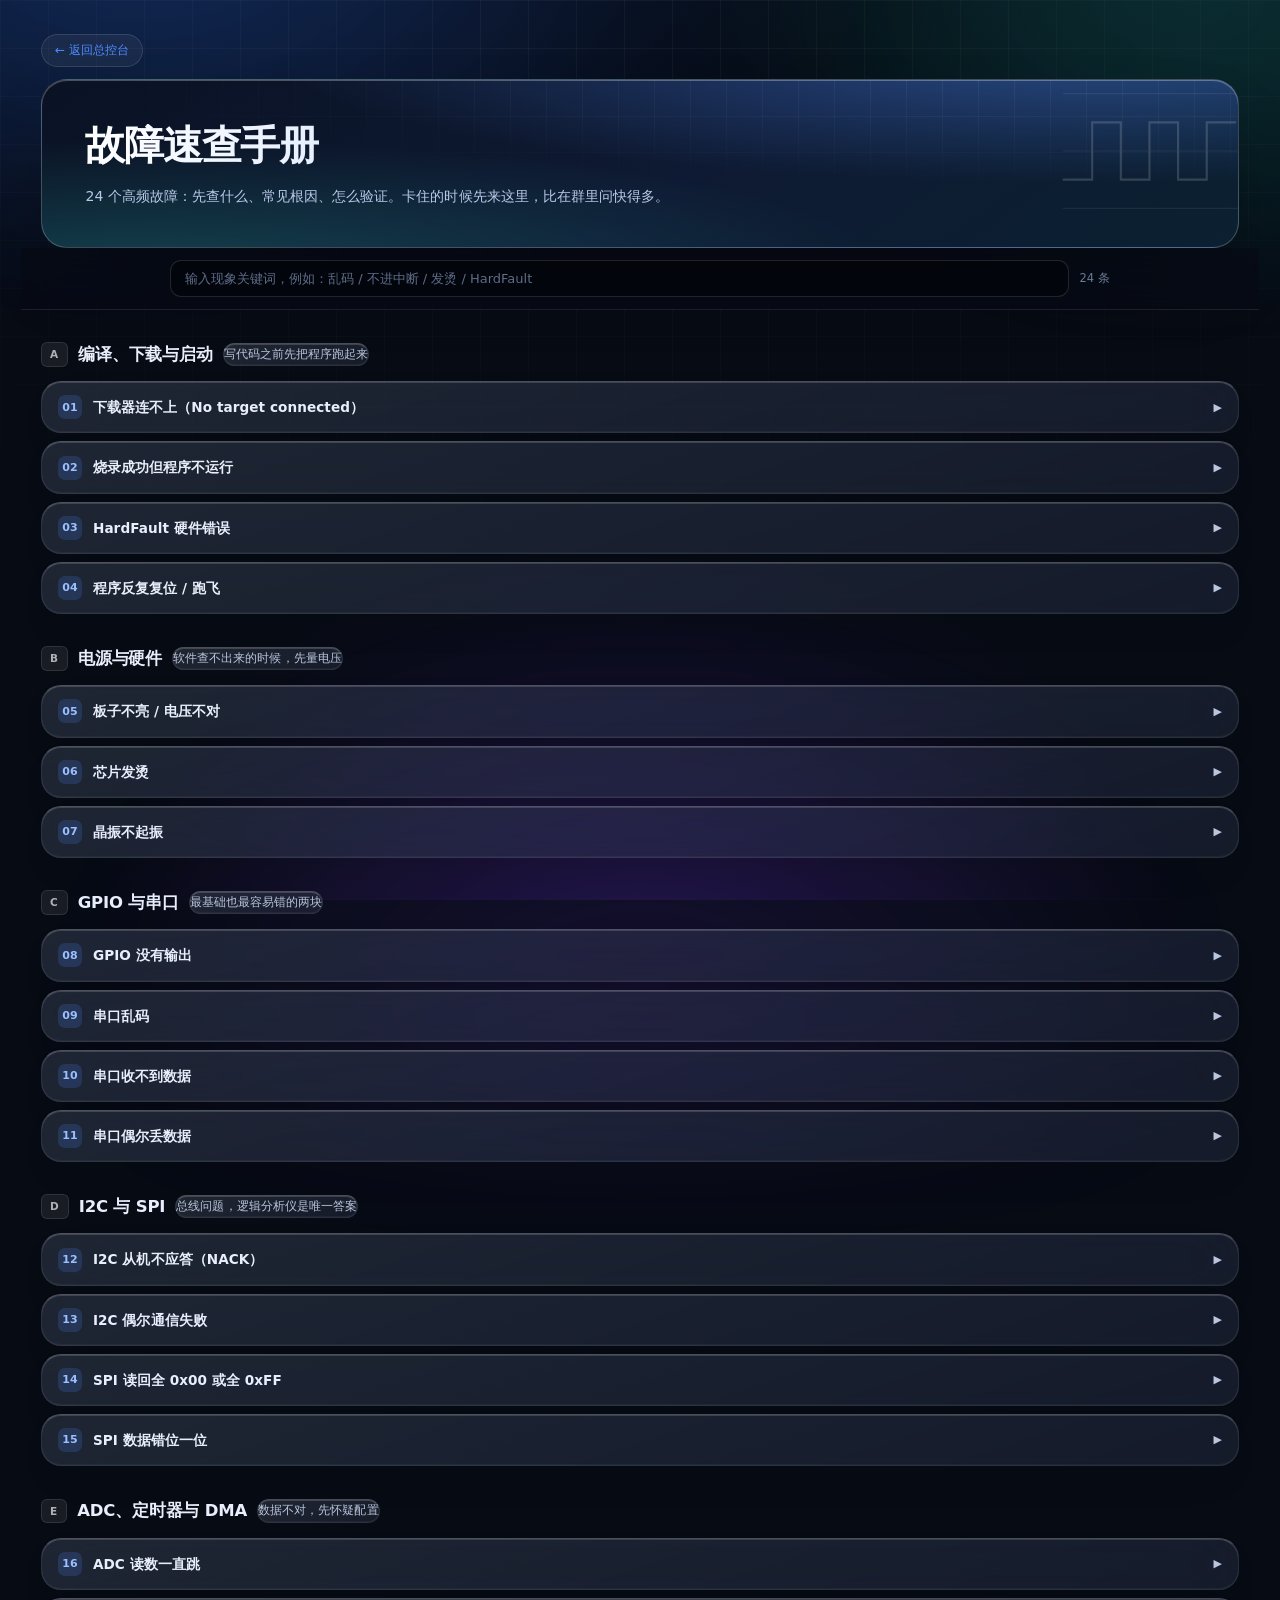
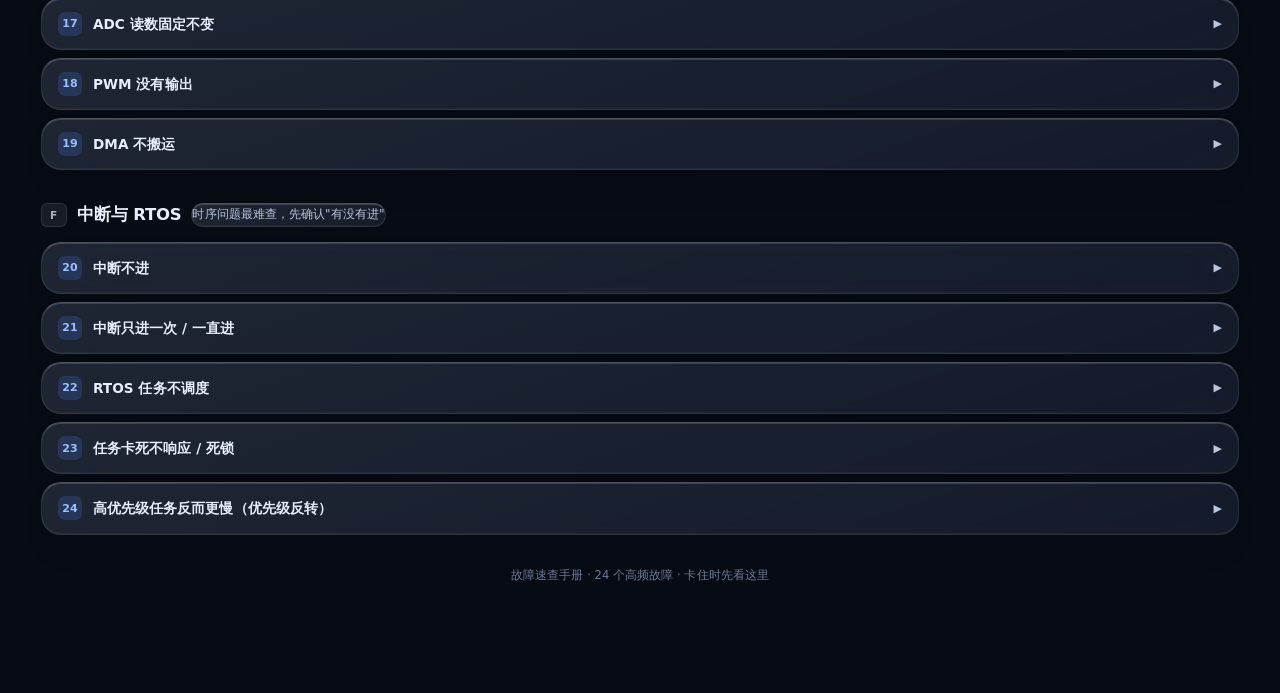
<file: 故障速查手册.html>
<!DOCTYPE html>
<html lang="zh-CN">
<head>
<meta charset="UTF-8">
<meta name="viewport" content="width=device-width, initial-scale=1">
<title>故障速查手册 · 嵌入式调试</title>
<style>
  :root{
    --ink:#0f172a; --ink2:#334155; --ink3:#64748b; --ink4:#94a3b8;
    --line:#dde5f4; --line2:#eef2fa;
    --blue:#1d4ed8; --blue-soft:#eef3ff;
    --teal:#0f766e; --teal-soft:#e9faf6;
    --red:#b91c1c; --red-soft:#fef2f2;
    --amber:#b45309; --amber-soft:#fff8e8;
    --green:#0b7a5a; --bg:#f5f7fc;
  }
  *{box-sizing:border-box}
  html{scroll-behavior:smooth;scroll-padding-top:76px}
  body{margin:0;color:var(--ink);line-height:1.68;
    font-family:"PingFang SC","Microsoft YaHei","Segoe UI",system-ui,-apple-system,sans-serif;
    background:radial-gradient(900px 460px at 4% -8%,#e4edff 0%,transparent 58%),
               radial-gradient(800px 400px at 100% 1%,#e5f7f3 0%,transparent 52%),var(--bg);
    -webkit-font-smoothing:antialiased}

  .wrap{max-width:940px;margin:0 auto;padding:30px 20px 90px}

  .hero{background:linear-gradient(125deg,#0b1e3f 0%,#1d4ed8 58%,#0f766e 132%);
    border-radius:20px;padding:30px 32px 26px;color:#fff;position:relative;overflow:hidden;
    box-shadow:0 24px 54px -30px rgba(9,30,74,.7)}
  .hero::after{content:"";position:absolute;right:-70px;top:-100px;width:280px;height:280px;border-radius:50%;
    background:radial-gradient(circle,rgba(255,255,255,.17),transparent 62%)}
  .eyebrow{margin:0 0 8px;font-size:11px;letter-spacing:.32em;opacity:.66}
  .hero h1{margin:0;font-size:clamp(21px,3vw,29px);font-weight:800}
  .hero .lead{margin:10px 0 0;max-width:600px;font-size:13.5px;opacity:.92}

  .search{position:sticky;top:0;z-index:30;background:rgba(245,247,252,.93);backdrop-filter:blur(10px);
    padding:12px 0;margin:0 -20px;padding-left:20px;padding-right:20px;border-bottom:1px solid var(--line)}
  .search-in{max-width:940px;margin:0 auto;display:flex;gap:10px;align-items:center}
  .search input{flex:1;border:1px solid var(--line);background:#fff;border-radius:10px;padding:10px 14px;
    font-size:13px;font-family:inherit;outline:none;transition:.15s;color:var(--ink)}
  .search input:focus{border-color:#9dbcf7;box-shadow:0 0 0 3px rgba(29,78,216,.09)}
  .search .cnt{font-size:11.5px;color:var(--ink4);white-space:nowrap;font-variant-numeric:tabular-nums}

  .cat{margin-top:30px}
  .cat-h{display:flex;align-items:center;gap:10px;margin-bottom:12px}
  .cat-h .badge{font-size:10.5px;font-weight:800;letter-spacing:.1em;color:#fff;background:var(--blue);
    border-radius:6px;padding:2px 8px}
  .cat-h h2{margin:0;font-size:16.5px;font-weight:800}
  .cat-h .note{font-size:12px;color:var(--ink4)}

  details{background:#fff;border:1px solid var(--line);border-radius:12px;margin-bottom:8px;
    box-shadow:0 6px 18px -24px rgba(15,23,42,.6);overflow:hidden}
  details[open]{border-color:#c7d8fb}
  summary{list-style:none;cursor:pointer;padding:13px 16px;display:flex;align-items:center;gap:11px;
    font-size:13.6px;font-weight:700;transition:.12s}
  summary::-webkit-details-marker{display:none}
  summary:hover{background:#fbfcff}
  summary .idx{flex:0 0 auto;width:24px;height:24px;border-radius:7px;background:var(--blue-soft);
    color:var(--blue);font-size:11px;font-weight:800;display:grid;place-items:center}
  summary .arw{margin-left:auto;color:#b9c6de;font-size:11px;transition:.2s;flex:0 0 auto}
  details[open] summary .arw{transform:rotate(90deg)}
  details[open] summary{background:#f8fbff;border-bottom:1px solid var(--line2)}

  .body{padding:14px 16px 16px}
  .body h4{margin:0 0 6px;font-size:10.5px;letter-spacing:.16em;color:var(--ink4);font-weight:800}
  .body h4:not(:first-child){margin-top:14px}
  .body ol,.body ul{margin:0;padding-left:18px;font-size:13px;color:var(--ink2)}
  .body li{margin-bottom:4.5px;line-height:1.6}
  .body li b{color:var(--ink);font-weight:700}
  .body p{margin:0;font-size:13px;color:var(--ink2)}

  .root{margin-top:14px;background:var(--red-soft);border:1px solid #f6d5d5;border-radius:9px;
    padding:10px 13px;font-size:12.6px;color:#7f1d1d;line-height:1.6}
  .root b{font-weight:800}
  .verify{margin-top:8px;background:var(--teal-soft);border:1px solid #cdeee0;border-radius:9px;
    padding:10px 13px;font-size:12.6px;color:#0b5c46;line-height:1.6}
  .verify b{font-weight:800}

  .flow{margin-top:16px;background:#fff;border:1px solid var(--line);border-radius:14px;padding:18px 20px}
  .flow h3{margin:0 0 10px;font-size:14px;font-weight:800}
  .steps{display:flex;flex-direction:column;gap:7px}
  .step{display:flex;gap:10px;font-size:13px;color:var(--ink2);align-items:flex-start}
  .step .n{flex:0 0 auto;width:20px;height:20px;border-radius:50%;background:var(--blue);color:#fff;
    font-size:10.5px;font-weight:800;display:grid;place-items:center;margin-top:2px}
  .step b{color:var(--ink)}

  .foot{margin-top:30px;text-align:center;font-size:11.5px;color:var(--ink4)}
  .back{display:inline-block;margin-bottom:12px;font-size:12px;color:var(--blue);text-decoration:none;
    background:#fff;border:1px solid var(--line);border-radius:999px;padding:5px 13px}
  .back:hover{background:var(--blue);color:#fff;border-color:var(--blue)}
  .hidden{display:none !important}

  @media (max-width:600px){
    .wrap{padding:18px 13px 70px}
    .hero{padding:22px 18px}
    .search{margin:0 -13px;padding-left:13px;padding-right:13px}
    summary{font-size:13px;padding:11px 13px}
    .body{padding:12px 13px 14px}
  }
  @media print{
    body{background:#fff}
    .search{display:none}
    details{break-inside:avoid;box-shadow:none}
  }
</style>
  <link rel="icon" href="favicon.ico">
<link rel="stylesheet" href="assets/theme.css">
</head>
<body>
<div class="wrap">

  <a class="back" href="学习总控台.html">← 返回总控台</a>

  <header class="hero">
    <svg class="hero-art" viewBox="0 0 220 220" fill="none" stroke="#fff"
         stroke-width="1.3" stroke-linecap="round" aria-hidden="true">
      <path d="M10 170h200M10 110h200M10 50h200" opacity=".45"/>
      <path d="M10 140h30V80h30v60h30V80h30v60h30V80h30" stroke-width="2.2"/>
      <circle cx="210" cy="80" r="3.5"/>
    </svg>
    <h1>故障速查手册</h1>
    <p class="lead">24 个高频故障：先查什么、常见根因、怎么验证。卡住的时候先来这里，比在群里问快得多。</p>
  </header>

  <div class="search">
    <div class="search-in">
      <input type="text" id="q" placeholder="输入现象关键词，例如：乱码 / 不进中断 / 发烫 / HardFault">
      <span class="cnt" id="cnt"></span>
    </div>
  </div>

  <!-- ============ A ============ -->
  <section class="cat" data-cat>
    <div class="cat-h"><span class="badge">A</span><h2>编译、下载与启动</h2><span class="note">写代码之前先把程序跑起来</span></div>

    <details>
      <summary><span class="idx">01</span>下载器连不上（No target connected）<span class="arw">▶</span></summary>
      <div class="body">
        <h4>按顺序排查</h4>
        <ol>
          <li>换一根<b>确认能传数据</b>的 USB 线（很多线只能充电）</li>
          <li>看设备管理器：下载器是否被识别、驱动是否装好</li>
          <li>测目标板 3.3V 是否正常；下载器带不动板子时改用外部供电</li>
          <li>查 SWD 四根线：SWDIO、SWCLK、GND、3.3V（VREF）</li>
          <li>把 BOOT0 拉低后重新上电，再连</li>
          <li>把 SWD 速率降到 1MHz 以下试</li>
        </ol>
        <div class="root"><b>常见根因：</b>杜邦线接触不良（占一半以上）、板子没供电、SWD 线序接反、芯片被读保护。</div>
        <div class="verify"><b>验证：</b>用万用表测 SWDIO 对地电压，静止时应在 3.3V 左右；为 0 说明线断了或芯片没供电。</div>
      </div>
    </details>

    <details>
      <summary><span class="idx">02</span>烧录成功但程序不运行<span class="arw">▶</span></summary>
      <div class="body">
        <h4>按顺序排查</h4>
        <ol>
          <li>确认 <b>BOOT0 = 0</b>（从 Flash 启动）</li>
          <li>确认复位脚没有被拉低（外部复位电路或按键卡住）</li>
          <li>启动文件与芯片型号是否匹配（容量、系列）</li>
          <li>时钟配置是否越界（超频、PLL 参数错）</li>
          <li>用调试器全速运行，看 PC 停在哪里</li>
        </ol>
        <div class="root"><b>常见根因：</b>BOOT0 接错、启动文件拿错型号、时钟初始化死循环。</div>
        <div class="verify"><b>验证：</b>先烧一个最简单的点灯工程。最简单的不跑，一定是环境问题，不是业务代码问题。</div>
      </div>
    </details>

    <details>
      <summary><span class="idx">03</span>HardFault 硬件错误<span class="arw">▶</span></summary>
      <div class="body">
        <h4>定位方法</h4>
        <ol>
          <li>在 HardFault_Handler 里打断点，停下来看 <b>LR 与 PC</b></li>
          <li>读栈帧：从 SP 取出 R0–R3、R12、LR、PC、xPSR，PC 就是出错指令地址</li>
          <li>在反汇编窗口跳转到该地址，看是哪条指令</li>
          <li>对照调用栈，找到出错的函数与行号</li>
        </ol>
        <h4>常见根因</h4>
        <ul>
          <li>空指针 / 野指针解引用</li>
          <li>数组越界，踩坏栈或全局区</li>
          <li>未使能外设时钟就访问寄存器</li>
          <li>函数指针未初始化就调用</li>
          <li>栈溢出（中断嵌套太深、大数组放局部变量）</li>
          <li>非对齐访问（某些内核配置下）</li>
        </ul>
        <div class="verify"><b>验证：</b>把大数组改成 static；打开栈溢出检测；逐步注释最近改的代码——HardFault 几乎总是最后一次改动引入的。</div>
      </div>
    </details>

    <details>
      <summary><span class="idx">04</span>程序反复复位 / 跑飞<span class="arw">▶</span></summary>
      <div class="body">
        <h4>按顺序排查</h4>
        <ol>
          <li>在 Reset_Handler 打断点，看是否真的在重启（会连续命中）</li>
          <li>查看门狗：是否忘记喂狗、喂狗时间是否够</li>
          <li>查电源：负载突变导致电压跌落触发 BOR</li>
          <li>查复位脚：是否有干扰、上拉是否正确</li>
          <li>查中断：是否进了未实现的中断（默认死循环）</li>
        </ol>
        <div class="root"><b>常见根因：</b>看门狗没喂、电源纹波太大、中断向量表缺项。</div>
        <div class="verify"><b>验证：</b>上电后读复位标志寄存器（RCC_CSR），能直接告诉你是看门狗复位、掉电复位还是引脚复位。</div>
      </div>
    </details>
  </section>

  <!-- ============ B ============ -->
  <section class="cat" data-cat>
    <div class="cat-h"><span class="badge">B</span><h2>电源与硬件</h2><span class="note">软件查不出来的时候，先量电压</span></div>

    <details>
      <summary><span class="idx">05</span>板子不亮 / 电压不对<span class="arw">▶</span></summary>
      <div class="body">
        <h4>按顺序测量</h4>
        <ol>
          <li>输入端电压（USB 5V 或电池）</li>
          <li>LDO 输入端与输出端</li>
          <li>芯片每个 VDD 脚对地电压</li>
          <li>断电测 VDD 与 GND 是否短路</li>
        </ol>
        <div class="root"><b>常见根因：</b>LDO 焊反或虚焊、输入端无电、去耦电容短路、PCB 上电源与地短路。</div>
        <div class="verify"><b>验证：</b>限流电源（100mA）上电，正常空载电流通常几毫安；突然几百毫安就是短路。</div>
      </div>
    </details>

    <details>
      <summary><span class="idx">06</span>芯片发烫<span class="arw">▶</span></summary>
      <div class="body">
        <h4>按顺序排查</h4>
        <ol>
          <li>立刻断电，测电源对地电阻</li>
          <li>查电源是否接反、LDO 是否过压输出</li>
          <li>查 IO 是否直接驱动大电流负载（超过 20mA 就要加驱动）</li>
          <li>查是否有引脚配置冲突导致两个输出对打</li>
        </ol>
        <div class="root"><b>常见根因：</b>电源反接、IO 灌电流、两个推挽输出短接。</div>
        <div class="verify"><b>验证：</b>限流上电，摸温度同时看电流；手不要直接摸，用测温枪或先断电。</div>
      </div>
    </details>

    <details>
      <summary><span class="idx">07</span>晶振不起振<span class="arw">▶</span></summary>
      <div class="body">
        <h4>按顺序排查</h4>
        <ol>
          <li>确认用的是外部晶振模式，而不是内部 RC</li>
          <li>负载电容是否按 C = 2×(CL − Cstray) 算对</li>
          <li>晶振是否虚焊、贴反（无源晶振无方向，有源的要查）</li>
          <li>用 MCO 引脚把时钟输出到管脚再测，避免探头电容影响</li>
        </ol>
        <div class="root"><b>常见根因：</b>负载电容差太多、焊接虚焊、晶振本身损坏。</div>
        <div class="verify"><b>验证：</b>先把时钟切到内部 RC 看程序能否跑；能跑，说明问题就在晶振回路。</div>
      </div>
    </details>
  </section>

  <!-- ============ C ============ -->
  <section class="cat" data-cat>
    <div class="cat-h"><span class="badge">C</span><h2>GPIO 与串口</h2><span class="note">最基础也最容易错的两块</span></div>

    <details>
      <summary><span class="idx">08</span>GPIO 没有输出<span class="arw">▶</span></summary>
      <div class="body">
        <h4>按顺序排查</h4>
        <ol>
          <li>外设时钟是否使能（GPIO 端口时钟最容易漏）</li>
          <li>模式是否配成输出（默认是输入）</li>
          <li>如果是复用引脚，是否配了复用功能号</li>
          <li>引脚是否被别的外设占用</li>
          <li>开漏输出必须外接上拉，否则量不到高电平</li>
        </ol>
        <div class="root"><b>常见根因：</b>忘记开端口时钟、复用号填错、开漏没上拉。</div>
        <div class="verify"><b>验证：</b>直接写 BSRR / BRR 寄存器绕过 HAL；还不动就是硬件或配置问题，与库无关。</div>
      </div>
    </details>

    <details>
      <summary><span class="idx">09</span>串口乱码<span class="arw">▶</span></summary>
      <div class="body">
        <h4>按顺序排查</h4>
        <ol>
          <li>波特率是否两边一致（重点：系统时钟改了但波特率没跟着改）</li>
          <li>数据位 / 停止位 / 校验位是否一致</li>
          <li>电平是否匹配（3.3V 与 5V、RS232 与 TTL 不要混）</li>
          <li>是否共地（不共地必乱码）</li>
        </ol>
        <div class="root"><b>常见根因：</b>时钟树配置改了，USART 的实际波特率算错；TIM 或 PLL 参数错误导致外设时钟不对。</div>
        <div class="verify"><b>验证：</b>逻辑分析仪测一个位的宽度 T；波特率 = 1/T。和设置值一比就知道差多少。</div>
      </div>
    </details>

    <details>
      <summary><span class="idx">10</span>串口收不到数据<span class="arw">▶</span></summary>
      <div class="body">
        <h4>按顺序排查</h4>
        <ol>
          <li>TX/RX 是否交叉连接（自己发自己收要短接 TX-RX）</li>
          <li>接收中断是否使能、NVIC 是否打开</li>
          <li>引脚是否配成复用而不是普通 GPIO</li>
          <li>如果用 DMA，DMA 通道与传输长度是否对</li>
        </ol>
        <div class="root"><b>常见根因：</b>TXRX 接反、引脚复用没配、中断没开。</div>
        <div class="verify"><b>验证：</b>先做回环测试（TX 短接到 RX），能收到说明 MCU 侧没问题，问题在线路或对端。</div>
      </div>
    </details>

    <details>
      <summary><span class="idx">11</span>串口偶尔丢数据<span class="arw">▶</span></summary>
      <div class="body">
        <h4>按顺序排查</h4>
        <ol>
          <li>接收缓冲是否够大（高速率下 256 字节起步）</li>
          <li>中断优先级是否被更高优先级长时间抢占</li>
          <li>中断里是否做了耗时操作（打印、延时）</li>
          <li>是否只处理了"接收完成"而没处理"半传输/溢出"</li>
        </ol>
        <div class="root"><b>常见根因：</b>用轮询 + 长延时导致缓冲溢出；中断服务里调 printf。</div>
        <div class="verify"><b>验证：</b>开溢出错误标志（ORE），一旦置位说明确实丢过数据。</div>
      </div>
    </details>
  </section>

  <!-- ============ D ============ -->
  <section class="cat" data-cat>
    <div class="cat-h"><span class="badge">D</span><h2>I2C 与 SPI</h2><span class="note">总线问题，逻辑分析仪是唯一答案</span></div>

    <details>
      <summary><span class="idx">12</span>I2C 从机不应答（NACK）<span class="arw">▶</span></summary>
      <div class="body">
        <h4>按顺序排查</h4>
        <ol>
          <li>地址是否正确——注意 7 位地址与 8 位写地址差一位左移</li>
          <li>SDA/SCL 上拉电阻是否存在（4.7k 起步）</li>
          <li>从机是否供电、是否在复位状态</li>
          <li>速率是否超过从机支持（先用 100kHz）</li>
          <li>总线是否被拉死（SDA 一直被拉低）</li>
        </ol>
        <div class="root"><b>常见根因：</b>地址写错（把 0x38 写成 0x70）、上拉缺失、从机没上电。</div>
        <div class="verify"><b>验证：</b>逻辑分析仪看第一个字节，是 7 位地址左移一位加读写位；对照手册确认。</div>
      </div>
    </details>

    <details>
      <summary><span class="idx">13</span>I2C 偶尔通信失败<span class="arw">▶</span></summary>
      <div class="body">
        <h4>按顺序排查</h4>
        <ol>
          <li>上拉是否偏大（10k 以上在高速下上升沿变缓）</li>
          <li>线是否太长、是否有干扰源（电机、开关电源）</li>
          <li>是否有总线恢复机制（失败后发 9 个时钟 + STOP）</li>
          <li>从机是否在做内部转换（需要等待，读太快会 NACK）</li>
        </ol>
        <div class="root"><b>常见根因：</b>传感器转换期间被读、没有超时与重试、上拉电阻过大。</div>
        <div class="verify"><b>验证：</b>抓失败那一次的波形，重点看 ACK 位和第 9 个时钟。</div>
      </div>
    </details>

    <details>
      <summary><span class="idx">14</span>SPI 读回全 0x00 或全 0xFF<span class="arw">▶</span></summary>
      <div class="body">
        <h4>按顺序排查</h4>
        <ol>
          <li>CPOL/CPHA 四种模式是否与从机一致（最常见）</li>
          <li>片选 CS 是否在传输期间保持低电平</li>
          <li>MISO 是否接对、是否被其他器件拉低</li>
          <li>时钟是否太快（先降到 1MHz 试）</li>
          <li>从机是否需要上电延时或软复位</li>
        </ol>
        <div class="root"><b>常见根因：</b>SPI 模式选错；片选由 GPIO 控制但代码里没拉低。</div>
        <div class="verify"><b>验证：</b>逻辑分析仪同时抓 SCK、MOSI、MISO、CS 四根线，能直接看出采样沿对不对。</div>
      </div>
    </details>

    <details>
      <summary><span class="idx">15</span>SPI 数据错位一位<span class="arw">▶</span></summary>
      <div class="body">
        <h4>按顺序排查</h4>
        <ol>
          <li>位序是 MSB first 还是 LSB first</li>
          <li>数据帧长度 8 位还是 16 位</li>
          <li>DMA 传输宽度与地址对齐</li>
        </ol>
        <div class="root"><b>常见根因：</b>位序配反，值看起来像"除以 2 或乘以 2"。</div>
        <div class="verify"><b>验证：</b>发一个已知字节 0x01，看波形上是最高位先出还是最低位先出。</div>
      </div>
    </details>
  </section>

  <!-- ============ E ============ -->
  <section class="cat" data-cat>
    <div class="cat-h"><span class="badge">E</span><h2>ADC、定时器与 DMA</h2><span class="note">数据不对，先怀疑配置</span></div>

    <details>
      <summary><span class="idx">16</span>ADC 读数一直跳<span class="arw">▶</span></summary>
      <div class="body">
        <h4>按顺序排查</h4>
        <ol>
          <li>采样时间是否太短（高阻抗信号源要加长）</li>
          <li>参考电压是否稳定（VDDA 上的噪声会直接进结果）</li>
          <li>地线是否干净（数字地与模拟地）</li>
          <li>输入阻抗是否过高，考虑加跟随器</li>
          <li>是否加了滤波（滑动平均 / 中值）</li>
        </ol>
        <div class="root"><b>常见根因：</b>采样时间不够；被测信号本身有噪声。</div>
        <div class="verify"><b>验证：</b>把输入端直接接地，看读数是否稳定在 0 附近。稳定说明是信号问题，不稳是 ADC 配置问题。</div>
      </div>
    </details>

    <details>
      <summary><span class="idx">17</span>ADC 读数固定不变<span class="arw">▶</span></summary>
      <div class="body">
        <h4>按顺序排查</h4>
        <ol>
          <li>通道号是否选对（引脚与通道的对应关系查手册）</li>
          <li>引脚是否配成模拟模式（不能是数字输入）</li>
          <li>是否只启动了一次转换，之后没再触发</li>
          <li>DMA 模式下是否只搬了一次</li>
        </ol>
        <div class="root"><b>常见根因：</b>通道填错、引脚没配模拟模式。</div>
        <div class="verify"><b>验证：</b>换一个已知通道（比如内部温度传感器或 VREFINT）读一下，能变说明 ADC 本身正常。</div>
      </div>
    </details>

    <details>
      <summary><span class="idx">18</span>PWM 没有输出<span class="arw">▶</span></summary>
      <div class="body">
        <h4>按顺序排查</h4>
        <ol>
          <li>定时器时钟是否使能</li>
          <li>对应通道是否使能输出（CCxE）</li>
          <li>比较值是否落在 0 到 ARR 之间</li>
          <li>引脚是否配成复用推挽</li>
          <li>是否用了互补输出但主输出没开</li>
        </ol>
        <div class="root"><b>常见根因：</b>只配了定时器没开通道输出；比较值大于 ARR 导致恒为低。</div>
        <div class="verify"><b>验证：</b>用逻辑分析仪看引脚，同时打印 CNT 与 CCR 的值。</div>
      </div>
    </details>

    <details>
      <summary><span class="idx">19</span>DMA 不搬运<span class="arw">▶</span></summary>
      <div class="body">
        <h4>按顺序排查</h4>
        <ol>
          <li>DMA 控制器时钟是否使能</li>
          <li>通道与外设的对应关系是否选对（每个外设固定通道）</li>
          <li>传输长度是否大于 0（写 0 就是不动）</li>
          <li>源/目的地址是否自增配置正确</li>
          <li>外设是否真的产生了 DMA 请求（比如串口要先使能 DMA 发送）</li>
        </ol>
        <div class="root"><b>常见根因：</b>通道选错；外设侧没开 DMA 请求；长度写成 0。</div>
        <div class="verify"><b>验证：</b>看 DMA 的传输计数寄存器（NDTR）是否在减少；不动就是根本没启动。</div>
      </div>
    </details>
  </section>

  <!-- ============ F ============ -->
  <section class="cat" data-cat>
    <div class="cat-h"><span class="badge">F</span><h2>中断与 RTOS</h2><span class="note">时序问题最难查，先确认"有没有进"</span></div>

    <details>
      <summary><span class="idx">20</span>中断不进<span class="arw">▶</span></summary>
      <div class="body">
        <h4>按顺序排查</h4>
        <ol>
          <li>外设级中断使能位是否打开（比如 USART_CR1 的 RXNEIE）</li>
          <li>NVIC 里对应的 IRQ 是否使能</li>
          <li>优先级分组与优先级数值是否合理</li>
          <li>中断函数名是否与启动文件里的向量名完全一致</li>
          <li>全局中断是否被关掉（__disable_irq 之后忘了开）</li>
        </ol>
        <div class="root"><b>常见根因：</b>函数名拼错导致进了默认死循环；忘了 NVIC 使能；临界区里出不来。</div>
        <div class="verify"><b>验证：</b>在中断函数第一行翻转一个 GPIO，用逻辑分析仪看有没有跳变——比打断点可靠。</div>
      </div>
    </details>

    <details>
      <summary><span class="idx">21</span>中断只进一次 / 一直进<span class="arw">▶</span></summary>
      <div class="body">
        <h4>按顺序排查</h4>
        <ol>
          <li>中断标志是否清除（只进一次 = 标志没清）</li>
          <li>是否清错了标志（清除时机不对导致丢失）</li>
          <li>一直进 = 标志清得不够早，或者触发电平一直有效</li>
          <li>中断里是否调用了会阻塞的函数</li>
        </ol>
        <div class="root"><b>常见根因：</b>标志位没清；边沿/电平触发选错。</div>
        <div class="verify"><b>验证：</b>在中断入口计数并在主循环打印；计数不涨说明没进，涨得飞快说明标志没清。</div>
      </div>
    </details>

    <details>
      <summary><span class="idx">22</span>RTOS 任务不调度<span class="arw">▶</span></summary>
      <div class="body">
        <h4>按顺序排查</h4>
        <ol>
          <li>是否调用了启动调度器（vTaskStartScheduler）</li>
          <li>任务栈是否太小（太小会直接 HardFault 或卡死）</li>
          <li>任务里是否有死循环且没有阻塞（同优先级会被饿死）</li>
          <li>是否在中断里调用了非 FromISR 版本的 API</li>
          <li>中断优先级是否超过 configMAX_SYSCALL_INTERRUPT_PRIORITY</li>
        </ol>
        <div class="root"><b>常见根因：</b>中断优先级配置超过内核允许范围（这是最隐蔽的一个）。</div>
        <div class="verify"><b>验证：</b>用 uxTaskGetStackHighWaterMark 查剩余栈；用调试器看当前在跑哪个任务。</div>
      </div>
    </details>

    <details>
      <summary><span class="idx">23</span>任务卡死不响应 / 死锁<span class="arw">▶</span></summary>
      <div class="body">
        <h4>按顺序排查</h4>
        <ol>
          <li>是否有两个任务以相反顺序获取同一组互斥量</li>
          <li>是否在中断里拿互斥量（中断不能阻塞）</li>
          <li>是否拿了锁之后提前 return 忘记释放</li>
          <li>队列是否满了导致发送阻塞</li>
        </ol>
        <div class="root"><b>常见根因：</b>加锁顺序不一致；异常分支没解锁。</div>
        <div class="verify"><b>验证：</b>暂停调试器看每个任务的调用栈，都停在获取锁上就是死锁。</div>
      </div>
    </details>

    <details>
      <summary><span class="idx">24</span>高优先级任务反而更慢（优先级反转）<span class="arw">▶</span></summary>
      <div class="body">
        <h4>现象</h4>
        <p>高优先级任务等一个被低优先级任务持有的资源，而中优先级任务抢占了低优先级任务，导致高优先级任务被"间接"拖延。</p>
        <h4>解决</h4>
        <ol>
          <li>用<b>互斥量</b>（带优先级继承）而不是二值信号量做互斥</li>
          <li>缩短持锁时间，临界区里不做事</li>
          <li>必要时用优先级天花板协议</li>
        </ol>
        <div class="verify"><b>验证：</b>人为构造三个任务复现一次，观察持锁任务的优先级是否被临时提升。</div>
      </div>
    </details>
  </section>

  <!-- ============ G ============ -->
  <section class="cat" data-cat>
    <div class="cat-h"><span class="badge">G</span><h2>通用排查法</h2><span class="note">什么现象都对不上时，用这套流程</span></div>

    <div class="flow">
      <h3>六步定位法</h3>
      <div class="steps">
        <div class="step"><span class="n">1</span><span><b>缩小范围：</b>先确认是硬件、驱动还是业务。办法是烧一个最小工程——最小工程都不跑，问题在硬件或环境。</span></div>
        <div class="step"><span class="n">2</span><span><b>把"看不见"变"看得见"：</b>在关键位置翻转 GPIO，用逻辑分析仪看时序。比 printf 可靠，比打断点快。</span></div>
        <div class="step"><span class="n">3</span><span><b>二分法：</b>注释掉一半代码，看问题还在不在。反复二分，比逐行看快十倍。</span></div>
        <div class="step"><span class="n">4</span><span><b>对照手册：</b>不要凭记忆配寄存器。打开 Reference Manual 对应的那一节，逐位核对。</span></div>
        <div class="step"><span class="n">5</span><span><b>查最后一次改动：</b>90% 的新问题来自最近十分钟改的那几行。</span></div>
        <div class="step"><span class="n">6</span><span><b>记录：</b>把"现象 → 判断 → 试过什么 → 结论"写进周报。下次遇到同类问题，你有答案。</span></div>
      </div>
    </div>
  </section>

  <p class="foot">故障速查手册 · 24 个高频故障 · 卡住时先看这里</p>
</div>

<script>
(function () {
  var q = document.getElementById('q');
  var cnt = document.getElementById('cnt');
  var items = Array.prototype.slice.call(document.querySelectorAll('details'));
  var cats = Array.prototype.slice.call(document.querySelectorAll('[data-cat]'));

  function filter() {
    var v = q.value.trim().toLowerCase();
    var shown = 0;
    items.forEach(function (d) {
      var hit = !v || d.textContent.toLowerCase().indexOf(v) > -1;
      d.classList.toggle('hidden', !hit);
      if (hit) shown++;
    });
    cats.forEach(function (c) {
      var any = c.querySelectorAll('details:not(.hidden)').length > 0;
      c.classList.toggle('hidden', !any);
    });
    cnt.textContent = v ? shown + ' 条匹配' : items.length + ' 条';
  }
  q.addEventListener('input', filter);
  filter();
})();
</script>
  <script src="assets/pointer.js" defer></script>
  <script src="assets/reveal.js" defer></script>
</body>
</html>
</file>
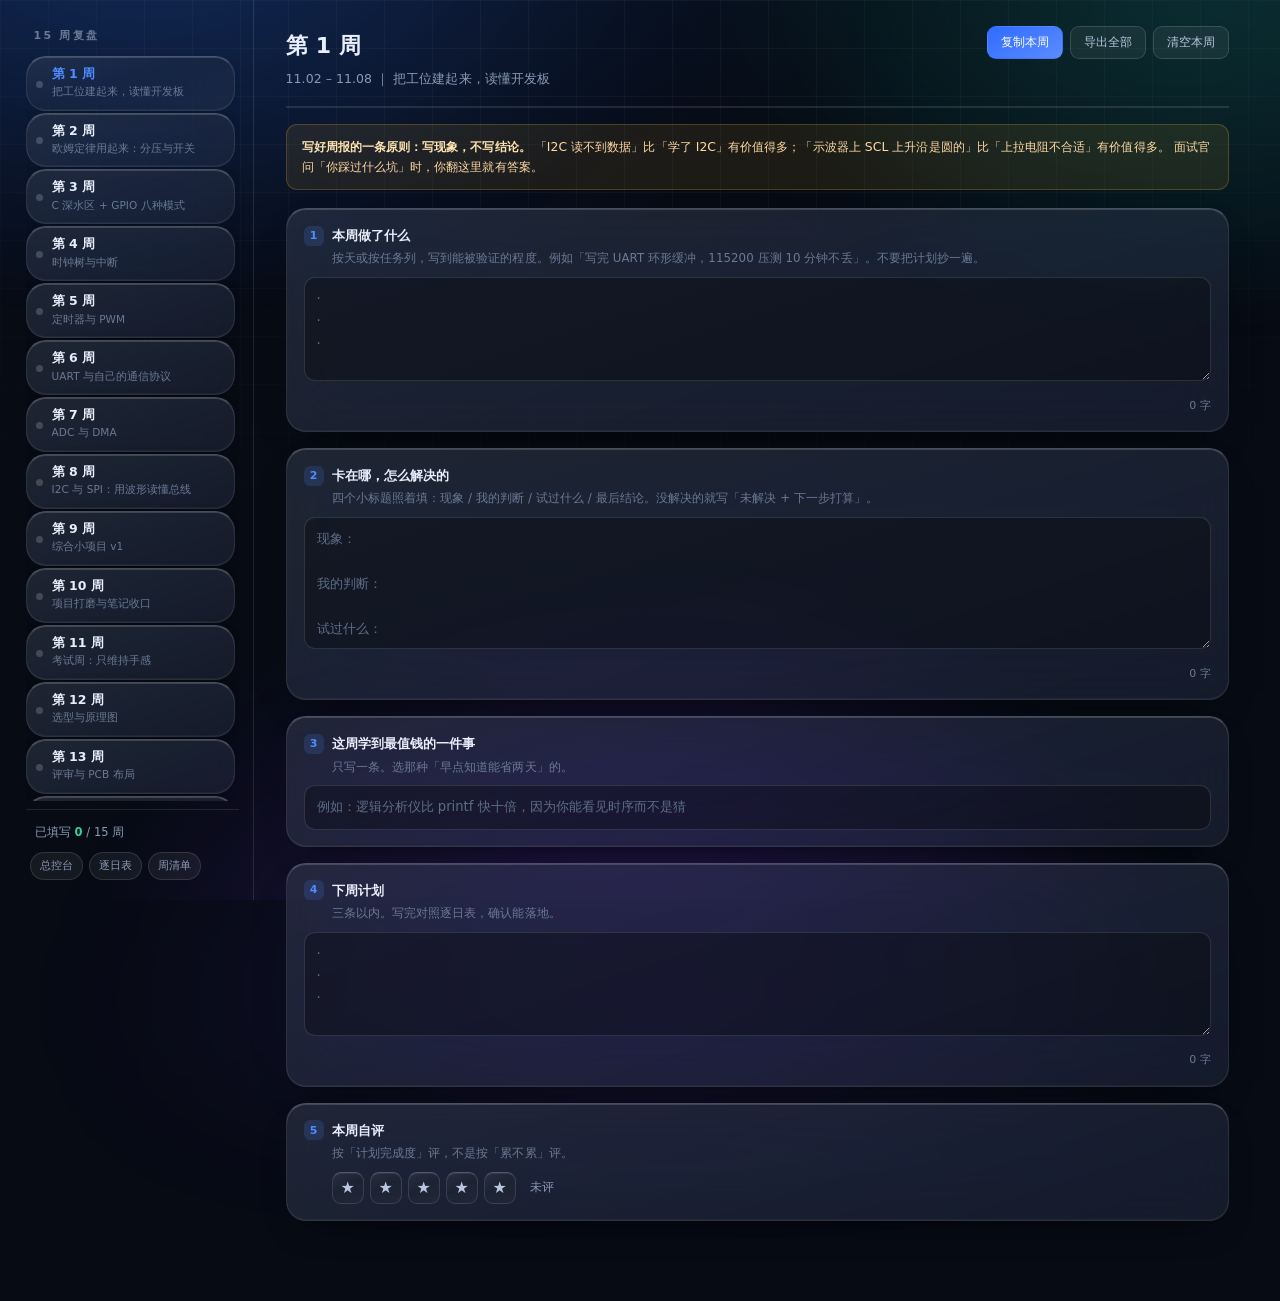
<file: 每周复盘-周报.html>
<!DOCTYPE html>
<html lang="zh-CN">
<head>
<meta charset="UTF-8">
<meta name="viewport" content="width=device-width, initial-scale=1">
<title>每周复盘 · 15 周周报</title>
<style>
  :root{
    --ink:#0f172a; --ink2:#334155; --ink3:#64748b; --ink4:#94a3b8;
    --line:#dde5f4; --line2:#eef2fa;
    --blue:#1d4ed8; --blue-soft:#eef3ff;
    --teal:#0f766e; --green:#0b7a5a; --green-soft:#e9f9f2;
    --amber:#b45309; --bg:#f5f7fc;
  }
  *{box-sizing:border-box}
  body{margin:0;color:var(--ink);line-height:1.66;
    font-family:"PingFang SC","Microsoft YaHei","Segoe UI",system-ui,-apple-system,sans-serif;
    background:radial-gradient(900px 460px at 4% -8%,#e4edff 0%,transparent 58%),
               radial-gradient(800px 400px at 100% 1%,#e5f7f3 0%,transparent 52%),var(--bg);
    -webkit-font-smoothing:antialiased;min-height:100vh}

  .app{display:grid;grid-template-columns:228px minmax(0,1fr);gap:0;max-width:1140px;margin:0 auto;
    min-height:100vh;padding:0 18px}

  /* ---------- sidebar ---------- */
  .side{position:sticky;top:0;align-self:start;height:100vh;padding:26px 14px 20px 0;
    border-right:1px solid var(--line);display:flex;flex-direction:column}
  .side-h{font-size:11px;letter-spacing:.2em;color:var(--ink4);font-weight:800;padding:0 8px 10px}
  .wk-list{flex:1;overflow-y:auto;padding-right:4px}
  .wk-list::-webkit-scrollbar{width:5px}
  .wk-list::-webkit-scrollbar-thumb{background:#d6e0f2;border-radius:99px}
  .wki{display:flex;align-items:center;gap:9px;padding:9px 9px;border-radius:9px;cursor:pointer;
    border:1px solid transparent;transition:.14s;margin-bottom:2px}
  .wki:hover{background:#fff;border-color:var(--line)}
  .wki.on{background:#fff;border-color:#c7d8fb;box-shadow:0 6px 16px -14px rgba(29,78,216,.9)}
  .wki .dot{width:7px;height:7px;border-radius:50%;background:#d6e0f2;flex:0 0 auto;margin-top:2px}
  .wki.has .dot{background:var(--green)}
  .wki .txt{min-width:0}
  .wki b{display:block;font-size:12.5px;font-weight:700;line-height:1.3}
  .wki span{display:block;font-size:10.5px;color:var(--ink4);white-space:nowrap;overflow:hidden;text-overflow:ellipsis}
  .wki.on b{color:var(--blue)}
  .side-f{padding:12px 9px 0;font-size:11.5px;color:var(--ink3);border-top:1px solid var(--line);margin-top:8px}
  .side-f b{color:var(--green);font-weight:800}
  .side-nav{display:flex;gap:6px;padding:10px 4px 0}
  .side-nav a{font-size:11px;color:var(--ink3);text-decoration:none;background:#fff;border:1px solid var(--line);
    border-radius:999px;padding:3px 9px}
  .side-nav a:hover{background:var(--blue);color:#fff;border-color:var(--blue)}

  /* ---------- main ---------- */
  .main{padding:26px 0 80px 32px;min-width:0}
  .mh{display:flex;align-items:flex-start;gap:14px;flex-wrap:wrap;padding-bottom:16px;border-bottom:2px solid var(--line)}
  .mh .hd{flex:1;min-width:200px}
  .mh h1{margin:0;font-size:22px;font-weight:800;letter-spacing:.01em}
  .mh .sub{font-size:12.5px;color:var(--ink3);margin-top:3px}
  .mh .acts{display:flex;gap:7px;flex-wrap:wrap}
  .btn{border:1px solid var(--line);background:#fff;color:var(--ink2);font-size:12px;border-radius:9px;
    padding:7px 13px;cursor:pointer;font-family:inherit;transition:.15s;white-space:nowrap}
  .btn:hover{border-color:#bcd0f5;color:var(--blue);transform:translateY(-1px)}
  .btn.primary{background:var(--blue);border-color:var(--blue);color:#fff}
  .btn.primary:hover{background:#1a43c2;color:#fff}
  .btn.ghost{color:var(--ink4)}
  .saved{font-size:11.5px;color:var(--green);opacity:0;transition:opacity .3s;align-self:center}
  .saved.on{opacity:1}

  .tip{margin:16px 0 0;background:#fffaf0;border:1px solid #f6e2bd;border-radius:11px;padding:12px 15px;
    font-size:12.4px;color:#8a5a2b;line-height:1.6}
  .tip b{color:#7c4a03}

  .fm{margin-top:18px;display:flex;flex-direction:column;gap:16px}
  .fld{background:#fff;border:1px solid var(--line);border-radius:14px;padding:15px 17px 16px;
    box-shadow:0 8px 22px -26px rgba(15,23,42,.55)}
  .fld label{display:flex;align-items:center;gap:8px;font-size:13px;font-weight:800;margin-bottom:3px}
  .fld label .n{width:20px;height:20px;border-radius:6px;background:var(--blue-soft);color:var(--blue);
    font-size:11px;display:grid;place-items:center;font-weight:800;flex:0 0 auto}
  .fld .hint{font-size:11.8px;color:var(--ink4);margin:0 0 9px 28px;line-height:1.5}
  .fld textarea,.fld input[type=text]{
    width:100%;border:1px solid #e4ebf7;background:#fbfcff;border-radius:9px;padding:10px 12px;
    font-size:13.2px;color:var(--ink);font-family:inherit;line-height:1.7;resize:vertical;outline:none;
    transition:.15s}
  .fld textarea:focus,.fld input[type=text]:focus{border-color:#9dbcf7;background:#fff;box-shadow:0 0 0 3px rgba(29,78,216,.09)}
  .fld textarea::placeholder,.fld input::placeholder{color:#b3c0d6}
  .fld textarea{min-height:104px}
  .fld textarea.tall{min-height:132px}
  .meta{display:flex;justify-content:space-between;align-items:center;margin-top:6px;font-size:11px;color:var(--ink4)}
  .meta .cnt{font-variant-numeric:tabular-nums}

  /* rating */
  .stars{display:flex;gap:6px;margin-left:28px}
  .star{width:32px;height:32px;border-radius:8px;border:1px solid #e4ebf7;background:#fbfcff;
    display:grid;place-items:center;cursor:pointer;font-size:16px;color:#c9d5e8;transition:.12s;line-height:1}
  .star:hover{transform:translateY(-1px)}
  .star.on{background:#fff8e6;border-color:#f6d488;color:#f0a500}
  .rate-txt{margin-left:10px;font-size:12px;color:var(--ink3);align-self:center}

  /* toast */
  .toast{position:fixed;left:50%;bottom:28px;transform:translate(-50%,20px);background:#0f172a;color:#fff;
    font-size:12.5px;padding:10px 18px;border-radius:999px;opacity:0;pointer-events:none;transition:.25s;z-index:99}
  .toast.on{opacity:1;transform:translate(-50%,0)}

  @media (max-width:820px){
    .app{grid-template-columns:1fr;padding:0 14px}
    .side{position:static;height:auto;border-right:none;border-bottom:1px solid var(--line);
      padding:16px 0 10px;display:block}
    .wk-list{display:flex;gap:6px;overflow-x:auto;padding-bottom:8px}
    .wki{flex:0 0 auto;padding:6px 11px;border:1px solid var(--line);background:#fff}
    .wki span{display:none}
    .wki b{font-size:12px}
    .side-f{display:none}
    .side-nav{padding:4px 0 0}
    .main{padding:18px 0 70px}
    .mh h1{font-size:19px}
  }
  @media (max-width:520px){
    .fld{padding:13px 14px 14px}
    .fld .hint{margin-left:0}
    .stars{margin-left:0}
  }
  @media print{
    .side,.mh .acts,.tip{display:none}
    .app{display:block}
    .main{padding:0}
    body{background:#fff}
  }
</style>
  <link rel="icon" href="favicon.ico">
<link rel="stylesheet" href="assets/theme.css">
</head>
<body>

<div class="app">
  <aside class="side">
    <div class="side-h">15 周复盘</div>
    <div class="wk-list" id="wkList"></div>
    <div class="side-f">已填写 <b id="filled">0</b> / 15 周</div>
    <div class="side-nav">
      <a href="学习总控台.html">总控台</a>
      <a href="105天逐日任务表.html">逐日表</a>
      <a href="15周逐周任务清单.html">周清单</a>
    </div>
  </aside>

  <main class="main">
    <header class="mh">
      <div class="hd">
        <h1 id="wkTitle">第 1 周</h1>
        <div class="sub" id="wkSub"></div>
      </div>
      <div class="acts">
        <span class="saved" id="savedTag">已保存</span>
        <button class="btn primary" id="copyBtn">复制本周</button>
        <button class="btn" id="exportAll">导出全部</button>
        <button class="btn ghost" id="clearBtn">清空本周</button>
      </div>
    </header>

    <div class="tip">
      <b>写好周报的一条原则：写现象，不写结论。</b>
      「I2C 读不到数据」比「学了 I2C」有价值得多；「示波器上 SCL 上升沿是圆的」比「上拉电阻不合适」有价值得多。
      面试官问「你踩过什么坑」时，你翻这里就有答案。
    </div>

    <section class="fm">
      <div class="fld">
        <label><span class="n">1</span>本周做了什么</label>
        <p class="hint">按天或按任务列，写到能被验证的程度。例如「写完 UART 环形缓冲，115200 压测 10 分钟不丢」。不要把计划抄一遍。</p>
        <textarea id="fDid" placeholder="· &#10;· &#10;· "></textarea>
        <div class="meta"><span></span><span class="cnt" id="cDid">0 字</span></div>
      </div>

      <div class="fld">
        <label><span class="n">2</span>卡在哪，怎么解决的</label>
        <p class="hint">四个小标题照着填：现象 / 我的判断 / 试过什么 / 最后结论。没解决的就写「未解决 + 下一步打算」。</p>
        <textarea id="fBlock" class="tall" placeholder="现象：&#10;&#10;我的判断：&#10;&#10;试过什么：&#10;&#10;最后结论："></textarea>
        <div class="meta"><span></span><span class="cnt" id="cBlock">0 字</span></div>
      </div>

      <div class="fld">
        <label><span class="n">3</span>这周学到最值钱的一件事</label>
        <p class="hint">只写一条。选那种「早点知道能省两天」的。</p>
        <input type="text" id="fInsight" placeholder="例如：逻辑分析仪比 printf 快十倍，因为你能看见时序而不是猜">
      </div>

      <div class="fld">
        <label><span class="n">4</span>下周计划</label>
        <p class="hint">三条以内。写完对照逐日表，确认能落地。</p>
        <textarea id="fNext" placeholder="· &#10;· &#10;· "></textarea>
        <div class="meta"><span></span><span class="cnt" id="cNext">0 字</span></div>
      </div>

      <div class="fld">
        <label><span class="n">5</span>本周自评</label>
        <p class="hint">按「计划完成度」评，不是按「累不累」评。</p>
        <div style="display:flex;align-items:center;flex-wrap:wrap;gap:4px">
          <div class="stars" id="stars"></div>
          <span class="rate-txt" id="rateTxt">未评</span>
        </div>
      </div>
    </section>
  </main>
</div>

<div class="toast" id="toast"></div>

<script>
const WEEKS = [
  {n:1,  r:"11.02 – 11.08", t:"把工位建起来，读懂开发板"},
  {n:2,  r:"11.09 – 11.15", t:"欧姆定律用起来：分压与开关"},
  {n:3,  r:"11.16 – 11.22", t:"C 深水区 + GPIO 八种模式"},
  {n:4,  r:"11.23 – 11.29", t:"时钟树与中断"},
  {n:5,  r:"11.30 – 12.06", t:"定时器与 PWM"},
  {n:6,  r:"12.07 – 12.13", t:"UART 与自己的通信协议"},
  {n:7,  r:"12.14 – 12.20", t:"ADC 与 DMA"},
  {n:8,  r:"12.21 – 12.27", t:"I2C 与 SPI：用波形读懂总线"},
  {n:9,  r:"12.28 – 01.03", t:"综合小项目 v1"},
  {n:10, r:"01.04 – 01.10", t:"项目打磨与笔记收口"},
  {n:11, r:"01.11 – 01.17", t:"考试周：只维持手感"},
  {n:12, r:"01.18 – 01.24", t:"选型与原理图"},
  {n:13, r:"01.25 – 01.31", t:"评审与 PCB 布局"},
  {n:14, r:"02.01 – 02.07", t:"打样、采购、焊接"},
  {n:15, r:"02.08 – 02.14", t:"全功能验证与寒假复盘"}
];

const KEY = 'weekly-review-v1';
let data = {};
try { data = JSON.parse(localStorage.getItem(KEY) || '{}'); } catch (e) { data = {}; }

let cur = 1;
const $ = id => document.getElementById(id);
const FIELDS = {did:'fDid', block:'fBlock', insight:'fInsight', next:'fNext'};

/* ---------- sidebar ---------- */
function buildList() {
  const el = $('wkList');
  el.innerHTML = '';
  WEEKS.forEach(w => {
    const d = document.createElement('div');
    d.className = 'wki' + (w.n === cur ? ' on' : '') + (hasContent(w.n) ? ' has' : '');
    d.innerHTML = `<span class="dot"></span><div class="txt"><b>第 ${w.n} 周</b><span>${w.t}</span></div>`;
    d.onclick = () => switchWeek(w.n);
    el.appendChild(d);
  });
  const f = WEEKS.filter(w => hasContent(w.n)).length;
  $('filled').textContent = f;
}

function hasContent(n) {
  const d = data[n];
  if (!d) return false;
  return !!(d.did || d.block || d.insight || d.next || d.rating);
}

/* ---------- week switching ---------- */
function switchWeek(n) {
  cur = n;
  const w = WEEKS.find(x => x.n === n);
  $('wkTitle').textContent = `第 ${n} 周`;
  $('wkSub').textContent = `${w.r} ｜ ${w.t}`;

  const d = data[n] || {};
  $('fDid').value = d.did || '';
  $('fBlock').value = d.block || '';
  $('fInsight').value = d.insight || '';
  $('fNext').value = d.next || '';
  paintStars(d.rating || 0);
  updateCounts();
  buildList();
}

/* ---------- stars ---------- */
function paintStars(v) {
  const box = $('stars');
  box.innerHTML = '';
  for (let i = 1; i <= 5; i++) {
    const b = document.createElement('div');
    b.className = 'star' + (i <= v ? ' on' : '');
    b.textContent = '★';
    b.onclick = () => { setField('rating', v === i ? 0 : i); paintStars(v === i ? 0 : i); };
    box.appendChild(b);
  }
  $('rateTxt').textContent = v ? ['','很差','偏弱','正常','不错','很好'][v] : '未评';
}

/* ---------- saving ---------- */
let timer = null;
function setField(k, v) {
  data[cur] = data[cur] || {};
  data[cur][k] = v;
  clearTimeout(timer);
  timer = setTimeout(() => {
    try { localStorage.setItem(KEY, JSON.stringify(data)); } catch (e) {}
    showSaved();
  }, 350);
}

function showSaved() {
  const t = $('savedTag');
  t.textContent = '已保存 ' + new Date().toLocaleTimeString('zh-CN', {hour12:false});
  t.classList.add('on');
  clearTimeout(t._h);
  t._h = setTimeout(() => t.classList.remove('on'), 1600);
  buildList();
}

function updateCounts() {
  const map = {did:'cDid', block:'cBlock', next:'cNext'};
  Object.keys(map).forEach(k => {
    const v = ($(FIELDS[k]).value || '').trim();
    $(map[k]).textContent = v.length + ' 字';
  });
}

Object.keys(FIELDS).forEach(k => {
  const el = $(FIELDS[k]);
  el.addEventListener('input', () => {
    setField(k, el.value);
    updateCounts();
  });
});
$('fInsight').addEventListener('input', e => setField('insight', e.target.value));

/* ---------- export ---------- */
function weekMd(n) {
  const w = WEEKS.find(x => x.n === n);
  const d = data[n] || {};
  const s = d.rating ? '★'.repeat(d.rating) + '☆'.repeat(5 - d.rating) : '未评';
  return `## 第 ${n} 周（${w.r}）${w.t}\n\n` +
    `### 做了什么\n${d.did || '-'}\n\n` +
    `### 卡在哪 / 怎么解决的\n${d.block || '-'}\n\n` +
    `### 这周学到最值钱的一件事\n${d.insight || '-'}\n\n` +
    `### 下周计划\n${d.next || '-'}\n\n` +
    `### 自评\n${s}\n`;
}

function toast(msg) {
  const t = $('toast');
  t.textContent = msg;
  t.classList.add('on');
  clearTimeout(t._h);
  t._h = setTimeout(() => t.classList.remove('on'), 1800);
}

function copyText(txt) {
  if (navigator.clipboard && navigator.clipboard.writeText) {
    navigator.clipboard.writeText(txt).then(() => toast('已复制到剪贴板'), () => fallbackCopy(txt));
  } else fallbackCopy(txt);
}
function fallbackCopy(txt) {
  const ta = document.createElement('textarea');
  ta.value = txt;
  ta.style.position = 'fixed';
  ta.style.opacity = '0';
  document.body.appendChild(ta);
  ta.select();
  try { document.execCommand('copy'); toast('已复制到剪贴板'); }
  catch (e) { toast('复制失败，请手动选择文本'); }
  document.body.removeChild(ta);
}

$('copyBtn').onclick = () => copyText(weekMd(cur));

$('exportAll').onclick = () => {
  const filledWeeks = WEEKS.filter(w => hasContent(w.n));
  if (!filledWeeks.length) { toast('还没有填写任何周报'); return; }
  const md = '# 嵌入式学习周报（2026.11 – 2027.02）\n\n' +
    filledWeeks.map(w => weekMd(w.n)).join('\n---\n\n');
  const blob = new Blob([md], {type: 'text/markdown;charset=utf-8'});
  const a = document.createElement('a');
  a.href = URL.createObjectURL(blob);
  a.download = '嵌入式学习周报.md';
  document.body.appendChild(a);
  a.click();
  document.body.removeChild(a);
  setTimeout(() => URL.revokeObjectURL(a.href), 1000);
  toast('已导出 ' + filledWeeks.length + ' 周');
};

$('clearBtn').onclick = () => {
  if (!confirm('清空第 ' + cur + ' 周的内容？')) return;
  delete data[cur];
  try { localStorage.setItem(KEY, JSON.stringify(data)); } catch (e) {}
  switchWeek(cur);
  toast('已清空第 ' + cur + ' 周');
};

/* ---------- init ---------- */
buildList();
switchWeek(1);
</script>
  <script src="assets/pointer.js" defer></script>
  <script src="assets/reveal.js" defer></script>
</body>
</html>
</file>
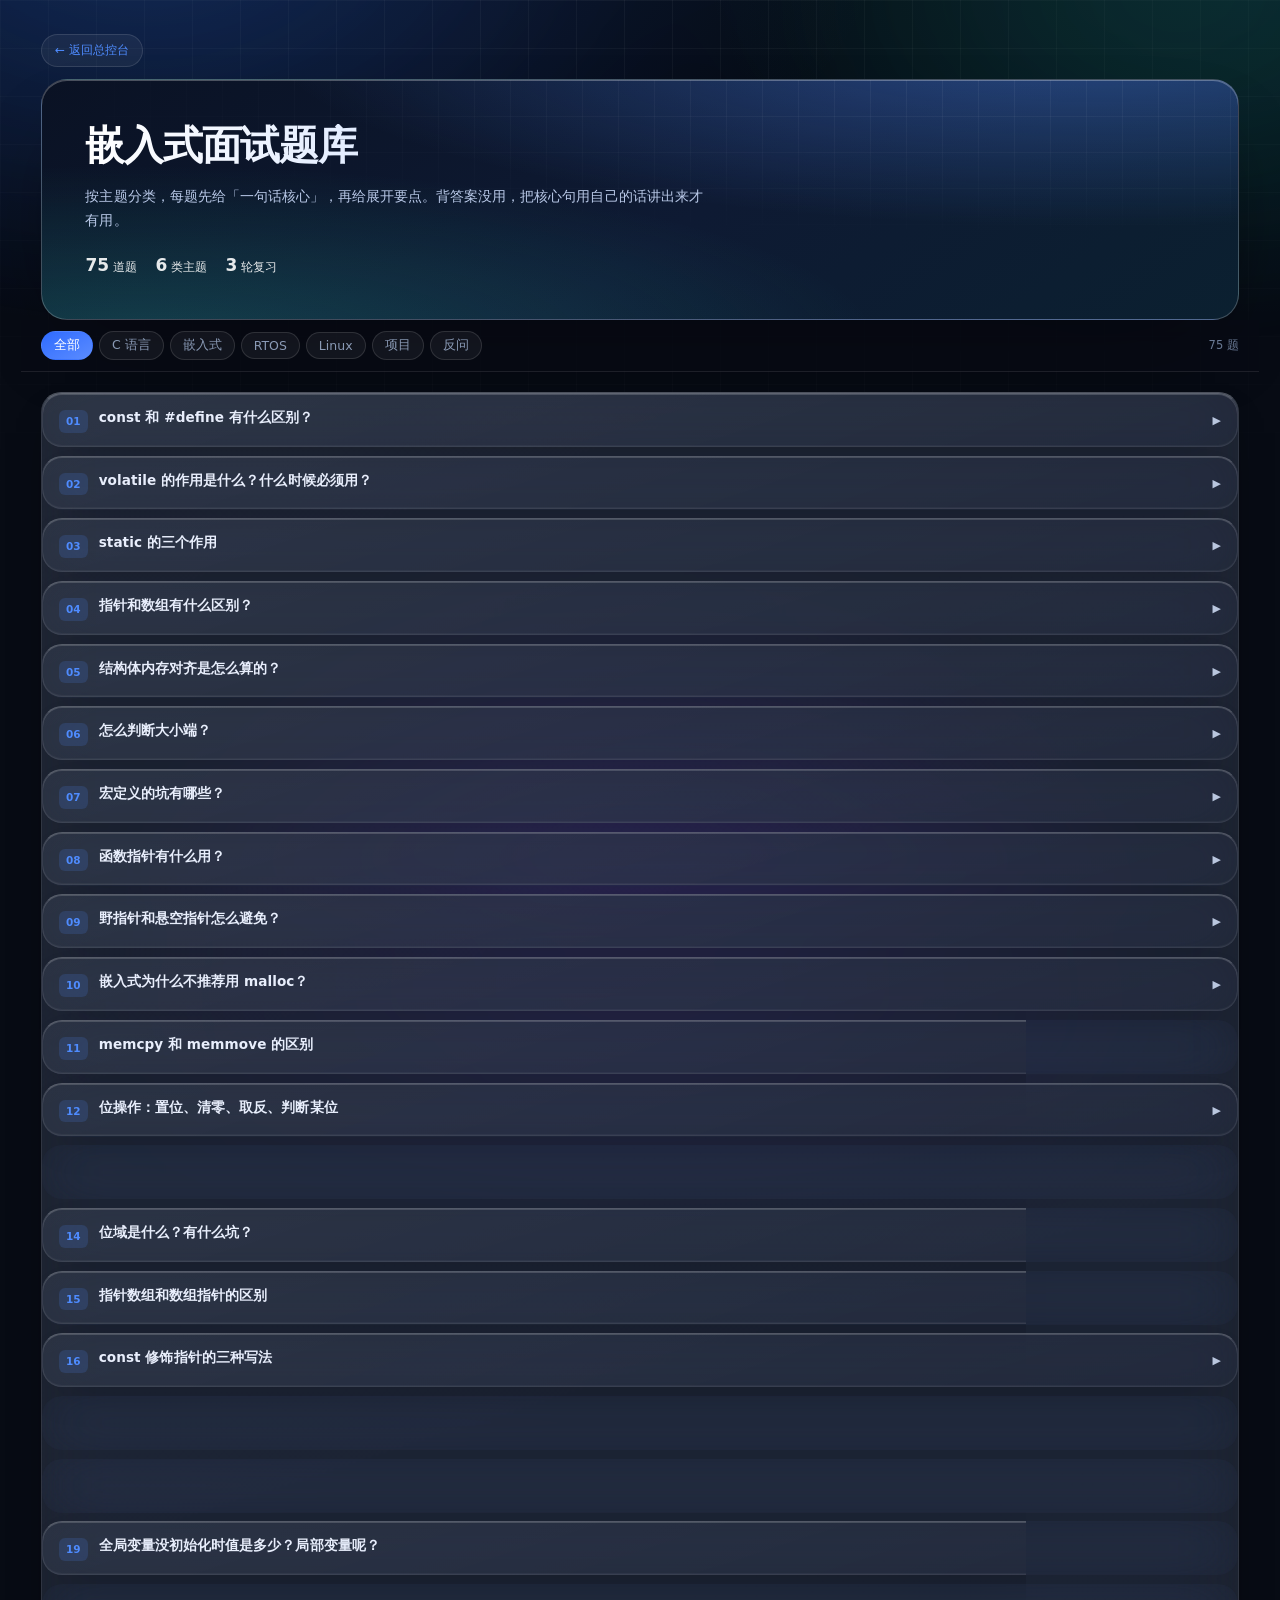
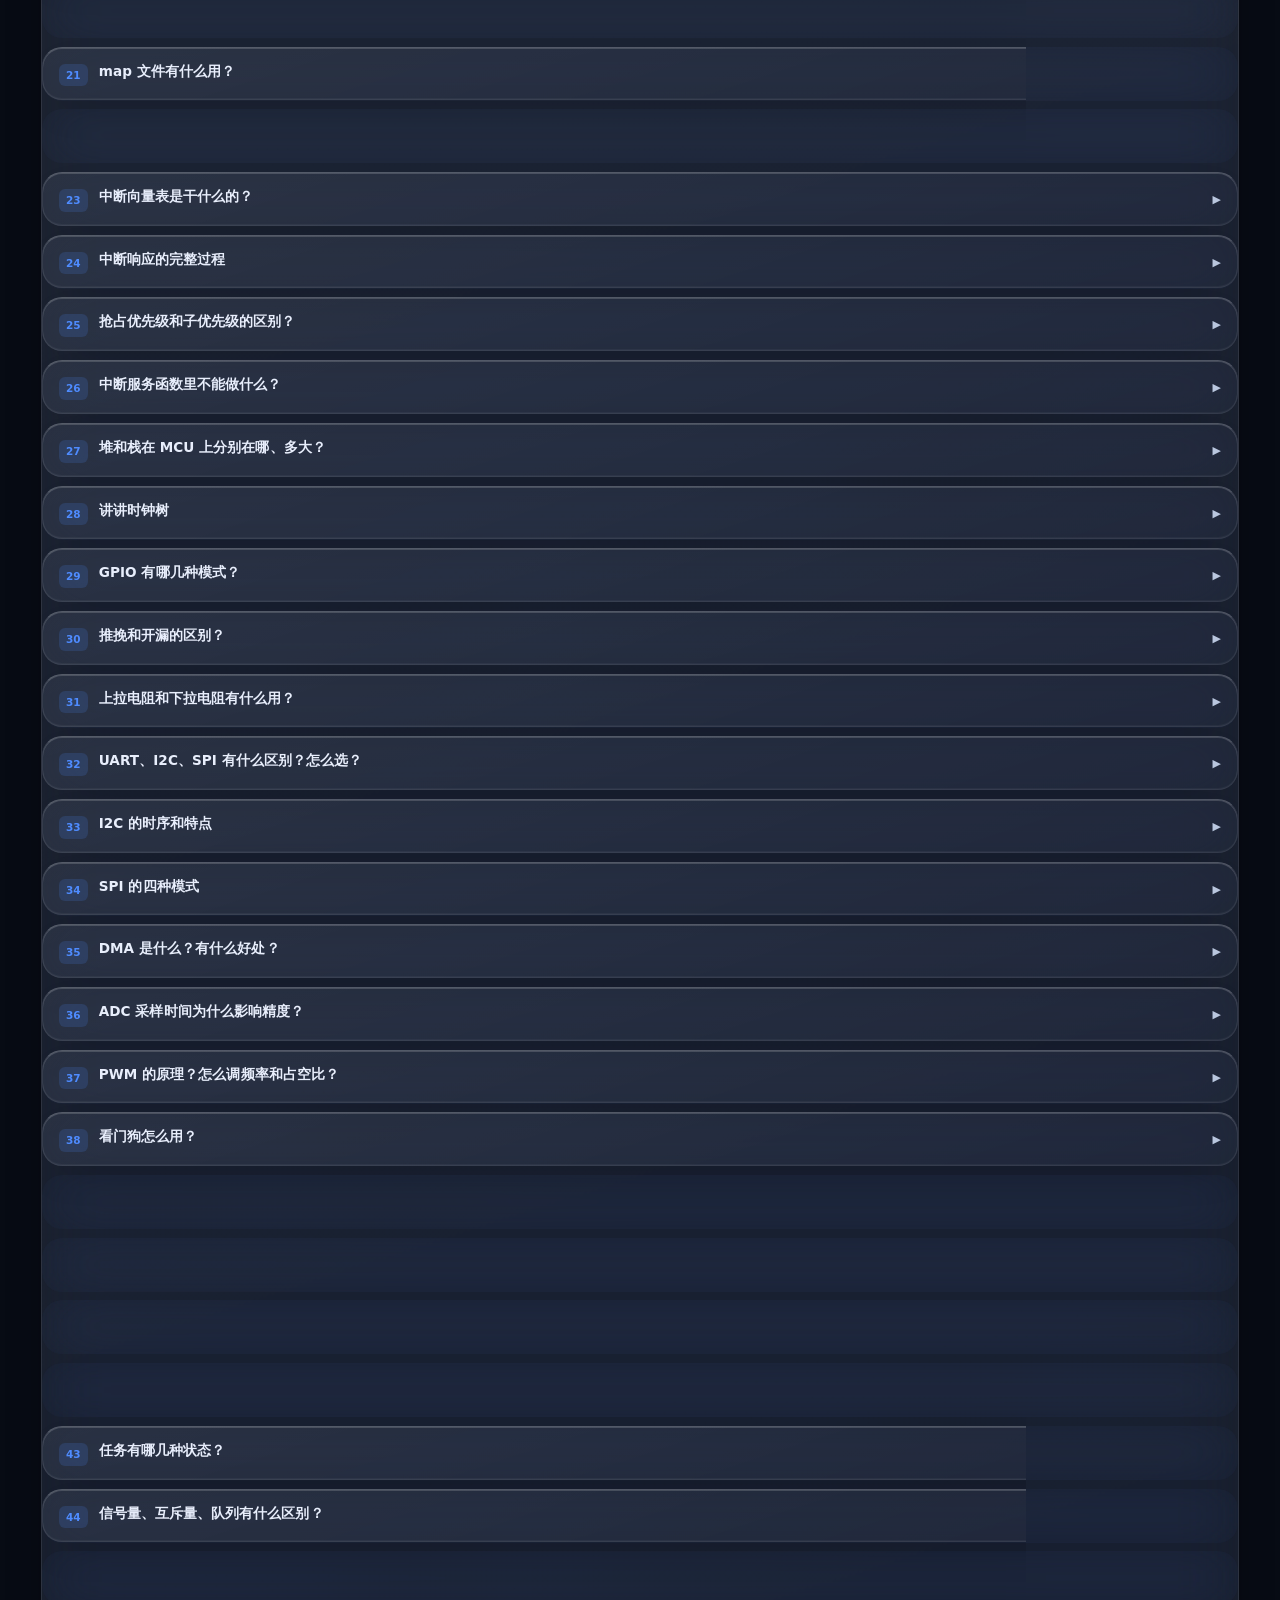
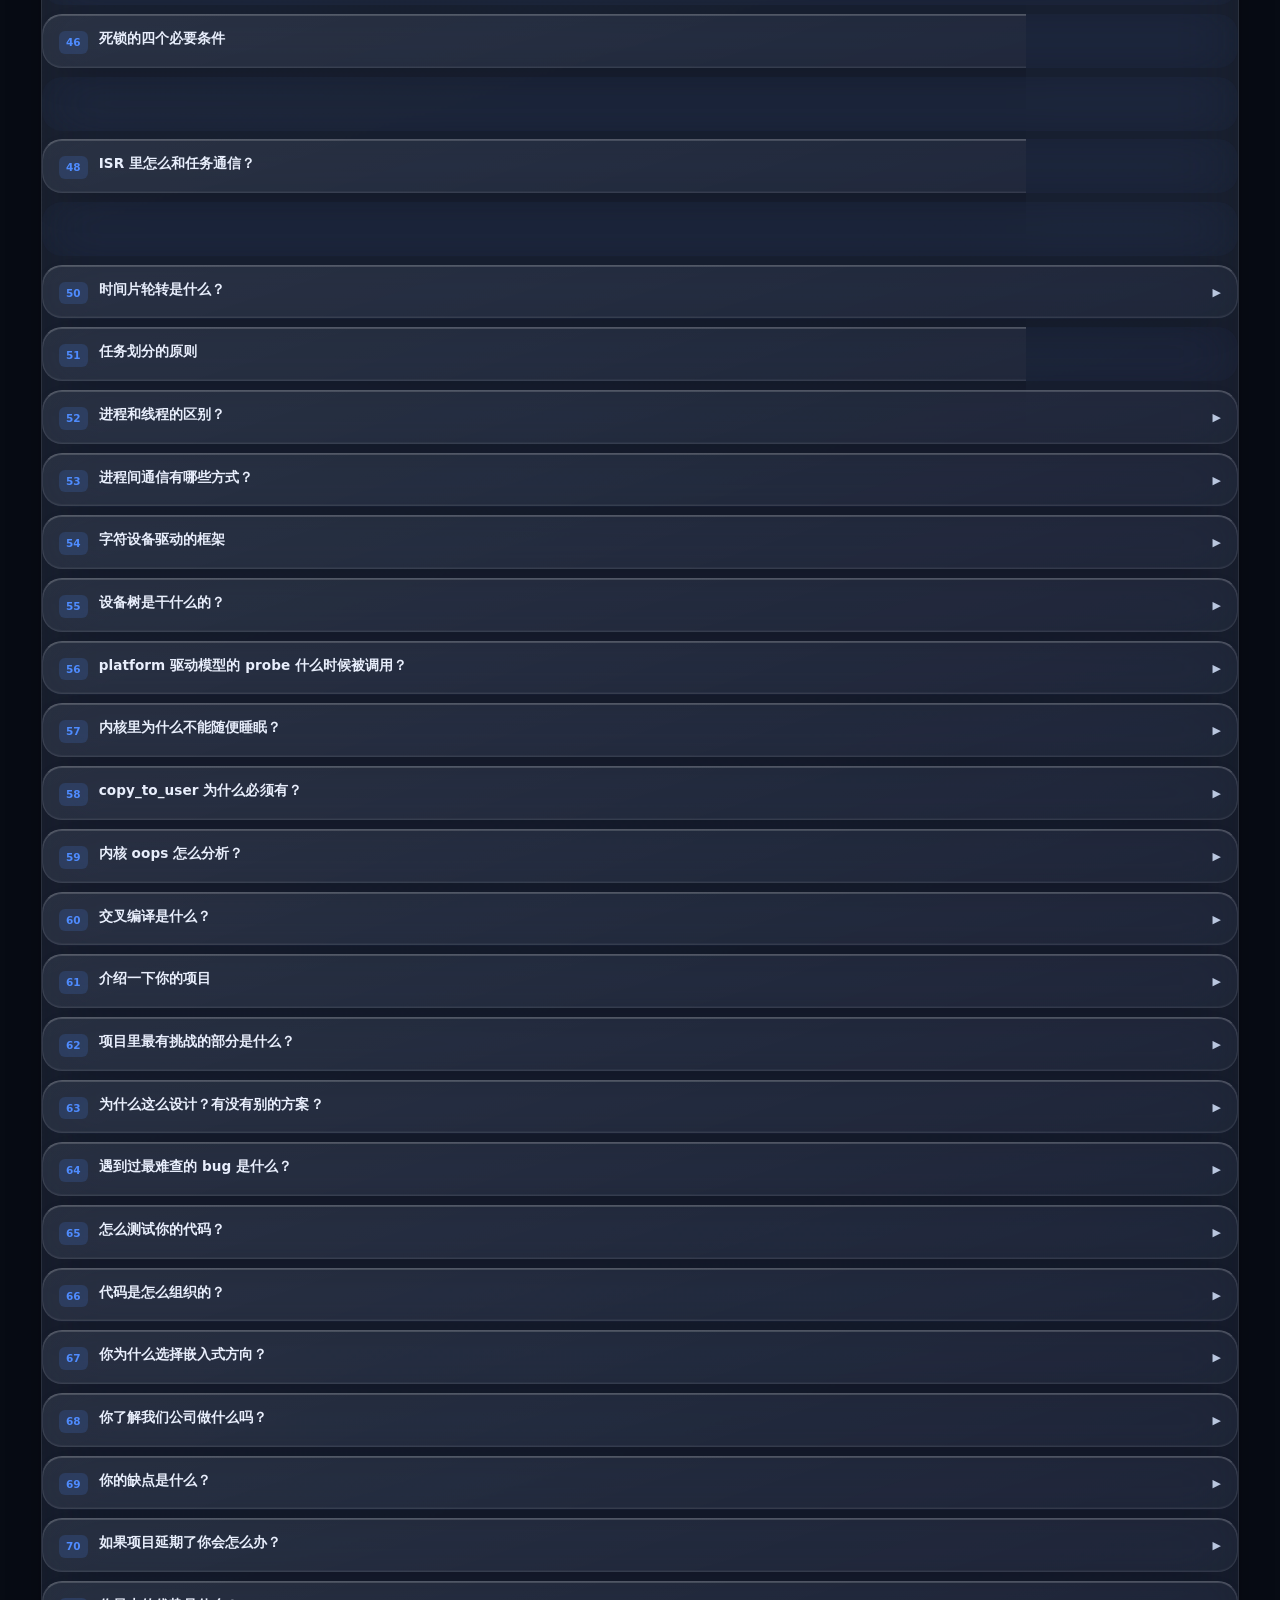
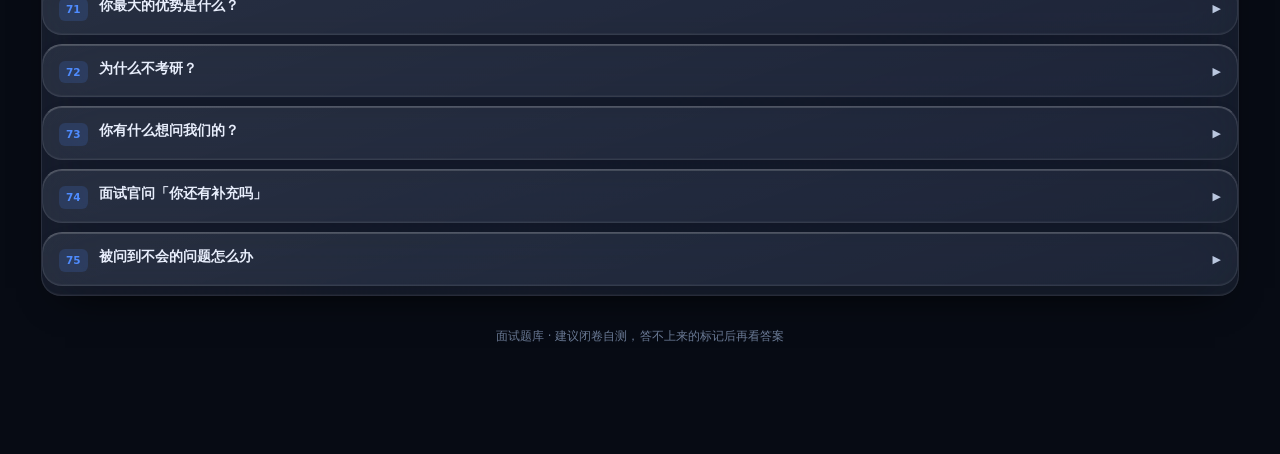
<file: 面试题库.html>
<!DOCTYPE html>
<html lang="zh-CN">
<head>
<meta charset="UTF-8">
<meta name="viewport" content="width=device-width, initial-scale=1">
<title>面试题库 · C / 嵌入式 / RTOS / Linux</title>
<style>
  :root{
    --ink:#0f172a; --ink2:#334155; --ink3:#64748b; --ink4:#94a3b8;
    --line:#dde5f4; --line2:#eef2fa;
    --blue:#1d4ed8; --blue-soft:#eef3ff;
    --teal:#0f766e; --teal-soft:#e9faf6;
    --green:#0b7a5a; --green-soft:#e9f9f2;
    --amber:#b45309; --amber-soft:#fff8e8;
    --bg:#f5f7fc;
  }
  *{box-sizing:border-box}
  html{scroll-behavior:smooth;scroll-padding-top:130px}
  body{margin:0;color:var(--ink);line-height:1.7;
    font-family:"PingFang SC","Microsoft YaHei","Segoe UI",system-ui,-apple-system,sans-serif;
    background:radial-gradient(900px 460px at 4% -8%,#e4edff 0%,transparent 58%),
               radial-gradient(800px 400px at 100% 1%,#e5f7f3 0%,transparent 52%),var(--bg);
    -webkit-font-smoothing:antialiased}

  .wrap{max-width:900px;margin:0 auto;padding:30px 20px 90px}

  .hero{background:linear-gradient(125deg,#0b1e3f 0%,#1d4ed8 58%,#0f766e 132%);
    border-radius:20px;padding:30px 32px 26px;color:#fff;position:relative;overflow:hidden;
    box-shadow:0 24px 54px -30px rgba(9,30,74,.7)}
  .hero::after{content:"";position:absolute;right:-70px;top:-100px;width:280px;height:280px;border-radius:50%;
    background:radial-gradient(circle,rgba(255,255,255,.17),transparent 62%)}
  .eyebrow{margin:0 0 8px;font-size:11px;letter-spacing:.32em;opacity:.66}
  .hero h1{margin:0;font-size:clamp(21px,3vw,29px);font-weight:800}
  .hero .lead{margin:10px 0 0;max-width:620px;font-size:13.5px;opacity:.92}
  .stats{display:flex;gap:18px;margin-top:18px;flex-wrap:wrap}
  .stats span{font-size:12px;opacity:.9}
  .stats b{font-size:17px;font-weight:800;margin-right:4px}

  .bar{position:sticky;top:0;z-index:30;background:rgba(245,247,252,.94);backdrop-filter:blur(10px);
    margin:0 -20px;padding:11px 20px;border-bottom:1px solid var(--line)}
  .bar-in{max-width:900px;margin:0 auto;display:flex;gap:6px;overflow-x:auto;align-items:center}
  .bar-in::-webkit-scrollbar{display:none}
  .tab{font-size:12.5px;padding:5px 12px;border-radius:999px;border:1px solid var(--line);background:#fff;
    color:var(--ink3);cursor:pointer;white-space:nowrap;font-family:inherit;transition:.14s}
  .tab:hover{color:var(--blue);border-color:#bcd0f5}
  .tab.on{background:var(--blue);border-color:var(--blue);color:#fff}
  .cnt{margin-left:auto;font-size:11.5px;color:var(--ink4);white-space:nowrap;font-variant-numeric:tabular-nums}

  .list{margin-top:20px}
  details{background:#fff;border:1px solid var(--line);border-radius:12px;margin-bottom:9px;
    box-shadow:0 6px 18px -24px rgba(15,23,42,.6);overflow:hidden}
  details[open]{border-color:#c7d8fb}
  summary{list-style:none;cursor:pointer;padding:13px 16px;display:flex;align-items:flex-start;gap:11px;
    font-size:13.6px;font-weight:700;transition:.12s}
  summary::-webkit-details-marker{display:none}
  summary:hover{background:#fbfcff}
  summary .no{flex:0 0 auto;font-size:10.5px;font-weight:800;color:var(--blue);background:var(--blue-soft);
    border-radius:6px;padding:2px 7px;margin-top:3px;font-variant-numeric:tabular-nums}
  summary .qt{flex:1;line-height:1.5}
  summary .arw{color:#b9c6de;font-size:11px;transition:.2s;margin-top:4px}
  details[open] summary .arw{transform:rotate(90deg)}
  details[open] summary{background:#f8fbff;border-bottom:1px solid var(--line2)}

  .ans{padding:13px 16px 16px;font-size:13px;color:var(--ink2)}
  .ans .core{background:var(--teal-soft);border-left:3px solid #7fd6c2;border-radius:0 8px 8px 0;
    padding:8px 12px;margin-bottom:10px;font-size:13px;color:#0b5c46;font-weight:600;line-height:1.6}
  .ans ul{margin:0 0 8px;padding-left:18px}
  .ans li{margin-bottom:4px}
  .ans li b{color:var(--ink);font-weight:700}
  .ans p{margin:0 0 8px}
  .ans code{background:#f1f5fd;border-radius:4px;padding:1px 5px;font-size:12px;
    font-family:ui-monospace,Consolas,monospace;color:#1e3a8a}
  .ans .tipx{margin-top:8px;font-size:12.3px;color:var(--amber);background:var(--amber-soft);
    border-radius:8px;padding:7px 11px;line-height:1.55}
  .hidden{display:none !important}

  .foot{margin-top:30px;text-align:center;font-size:11.5px;color:var(--ink4)}
  .back{display:inline-block;margin-bottom:12px;font-size:12px;color:var(--blue);text-decoration:none;
    background:#fff;border:1px solid var(--line);border-radius:999px;padding:5px 13px}
  .back:hover{background:var(--blue);color:#fff;border-color:var(--blue)}

  @media (max-width:600px){
    .wrap{padding:18px 13px 70px}
    .hero{padding:22px 18px}
    .bar{margin:0 -13px;padding:10px 13px}
    summary{font-size:13px;padding:11px 13px}
    .ans{padding:12px 13px 14px}
  }
  @media print{
    body{background:#fff}
    .bar{display:none}
    details{break-inside:avoid;box-shadow:none}
  }
</style>
  <link rel="icon" href="favicon.ico">
<link rel="stylesheet" href="assets/theme.css">
</head>
<body>
<div class="wrap">

  <a class="back" href="学习总控台.html">← 返回总控台</a>

  <header class="hero">
    <h1>嵌入式面试题库</h1>
    <p class="lead">按主题分类，每题先给「一句话核心」，再给展开要点。背答案没用，把核心句用自己的话讲出来才有用。</p>
    <div class="stats">
      <span><b id="tq">0</b>道题</span>
      <span><b>6</b>类主题</span>
      <span><b>3</b>轮复习</span>
    </div>
  </header>

  <div class="bar">
    <div class="bar-in" id="tabs">
      <button class="tab on" data-c="all">全部</button>
      <button class="tab" data-c="C">C 语言</button>
      <button class="tab" data-c="MCU">嵌入式</button>
      <button class="tab" data-c="RTOS">RTOS</button>
      <button class="tab" data-c="OS">Linux</button>
      <button class="tab" data-c="P">项目</button>
      <button class="tab" data-c="R">反问</button>
      <span class="cnt" id="cnt"></span>
    </div>
  </div>

  <div class="list" id="list"></div>

  <p class="foot">面试题库 · 建议闭卷自测，答不上来的标记后再看答案</p>
</div>

<script>
const BANK = [
/* ---------------- C ---------------- */
{c:"C", q:"const 和 #define 有什么区别？", core:"const 有类型、有作用域、能调试；#define 只是文本替换。",
 pts:["const 由编译器做类型检查，写错类型会报错；宏不会。","const 有作用域，可以是局部常量；宏是全局的文本替换。","const 变量在调试器里能看到值和地址；宏在预处理阶段就没了。","const 可以取地址、传指针（比如 <code>const char *</code>）；宏不行。","现代做法：常量用 const / constexpr，小函数用 static inline 替代宏。"], tip:"追问：const 修饰指针有几种写法？—— const int *p（指向的值不能改）、int * const p（指针本身不能改）、const int * const p（都不能改）。"},

{c:"C", q:"volatile 的作用是什么？什么时候必须用？", core:"告诉编译器「这个值可能在你的视线之外被改变」，禁止把它优化进寄存器。",
 pts:["<b>硬件寄存器</b>：值由外设改变，编译器不知道。","<b>中断与主循环共享的变量</b>：主循环里循环等待标志位，不加 volatile 会被优化成死循环。","<b>多线程/多任务共享变量</b>（配合原子或锁）。","注意：volatile <b>不保证原子性</b>，也不解决竞态，别拿它当锁用。"], tip:"经典陷阱：<code>while(flag);</code> 里 flag 不加 volatile，开优化后编译器认为 flag 没变，直接死循环。"},

{c:"C", q:"static 的三个作用", core:"局部变量延长生命周期；全局变量/函数限制在本文件内。",
 pts:["修饰局部变量：从栈挪到静态区，函数返回后值还在，只初始化一次。","修饰全局变量：链接属性变成本文件私有，避免多文件同名冲突。","修饰函数：只能本文件调用，相当于模块私有函数。","嵌入式里大量用 static 做模块封装，这是好习惯。"], tip:""},

{c:"C", q:"指针和数组有什么区别？", core:"数组名是地址常量，指针是变量。",
 pts:["sizeof：数组得到整个数组大小，指针得到指针大小（4/8 字节）。","<code>&arr</code> 与 <code>arr</code> 值相同但类型不同（数组指针 vs 元素指针）。","指针可以自增、可以重新赋值；数组名不行。","作为函数参数传递时，数组会退化成指针，长度信息丢失。"], tip:""},

{c:"C", q:"结构体内存对齐是怎么算的？", core:"按最大成员的对齐值对齐，成员之间可能插入填充字节。",
 pts:["每个成员的偏移必须是它自身对齐值的整数倍。","结构体总大小是最大对齐值的整数倍。","调整成员顺序（大到小排）能减少填充。","<code>#pragma pack(1)</code> 可以取消对齐，但可能影响访问效率甚至触发非对齐异常。","协议解析时常用 pack(1) 按字节严格对应。"], tip:"例：char a; int b; → 8 字节（a 后面 3 字节填充）。"},

{c:"C", q:"怎么判断大小端？", core:"看低地址存放的是低字节还是高字节。",
 pts:["常用方法：用 union 存一个 int，读第一个字节。","<code>int x=1; char *p=(char*)&x; *p==1 就是小端。</code>","网络字节序是大端，通信时要转换（htons / ntohl）。"], tip:""},

{c:"C", q:"宏定义的坑有哪些？", core:"参数多次求值、没有类型检查、运算符优先级。",
 pts:["参数要加括号：<code>#define SQ(x) ((x)*(x))</code>，否则 SQ(a+1) 会错。","<code>MAX(i++, j)</code> 会让 i 自增两次。","宏里不要用分号结尾，会破坏 if-else 结构。","能用 static inline 函数就别用宏。"], tip:""},

{c:"C", q:"函数指针有什么用？", core:"实现回调、状态机跳转表、驱动抽象层。",
 pts:["<b>回调</b>：注册中断处理、事件通知。","<b>状态机</b>：函数指针数组，用状态值直接索引，比 switch 更清晰。","<b>驱动抽象</b>：同一套上层接口，底层换芯片只换函数指针集合（类似 C 里的多态）。","<b>命令表</b>：协议命令码映射到处理函数。"], tip:"能举出项目里实际用过的例子，比背定义加分。"},

{c:"C", q:"野指针和悬空指针怎么避免？", core:"野指针是没初始化的，悬空指针是 free 之后还在用的。",
 pts:["指针定义时就初始化成 NULL。","free / 释放后立刻置 NULL。","使用前判空。","数组访问前检查下标范围。","嵌入式里少用动态内存，用静态池或固定数组，能从根上避免一大类问题。"], tip:""},

{c:"C", q:"嵌入式为什么不推荐用 malloc？", core:"碎片不可控、执行时间不确定、失败难处理。",
 pts:["长时间运行后内存碎片化，最终分配失败。","malloc 的执行时间不确定，破坏实时性。","失败返回 NULL，很多代码不检查。","替代方案：静态分配、固定大小内存池、RTOS 的 heap_1~heap_5 按需选择。"], tip:""},

{c:"C", q:"memcpy 和 memmove 的区别", core:"源和目的重叠时只能用 memmove。",
 pts:["memcpy 不处理重叠，重叠时结果未定义。","memmove 会判断方向，从后往前拷或先拷到临时区。","嵌入式里环形缓冲区常需要 memmove 处理回绕。"], tip:""},

{c:"C", q:"位操作：置位、清零、取反、判断某位", core:"与、或、异或、取反四个套路。",
 pts:["置位：<code>reg |= (1 << n);</code>","清零：<code>reg &= ~(1 << n);</code>","取反：<code>reg ^= (1 << n);</code>","判断：<code>if (reg & (1 << n))</code>","连续位：<code>reg = (reg & ~(0xF << 4)) | (v << 4);</code>"], tip:"这是笔试必考，必须能秒写。"},

{c:"C", q:"union 有什么用？", core:"多个成员共用同一块内存，用来省空间或做类型转换。",
 pts:["省内存：同一时刻只有一个成员有效。","类型双关：把 float 按字节 / 整数查看。","协议解析：把字节流按结构体字段解释。","注意：写入一个成员后读另一个成员，结果依赖平台字节序。"], tip:""},

{c:"C", q:"位域是什么？有什么坑？", core:"用位来定义结构体成员，节省空间但布局依赖编译器。",
 pts:["<code>struct { unsigned a:3; unsigned b:5; }</code>","硬件寄存器映射时非常方便。","坑：位域跨越存储单元的行为未定义，不同编译器布局可能不同。","跨平台协议里不要用位域，用位移操作更可靠。"], tip:""},

{c:"C", q:"指针数组和数组指针的区别", core:"指针数组是「数组，元素是指针」；数组指针是「指针，指向数组」。",
 pts:["<code>int *a[10]</code>：10 个 int 指针。","<code>int (*a)[10]</code>：一个指针，指向含 10 个 int 的数组。","判断口诀：先看优先级，[] 高于 *。","字符串表常用指针数组：<code>const char *names[]</code>。"], tip:""},

{c:"C", q:"const 修饰指针的三种写法", core:"const 在 * 左边修饰值，在 * 右边修饰指针本身。",
 pts:["<code>const int *p</code>：不能通过 p 改值。","<code>int * const p</code>：p 本身不能改指向。","<code>const int * const p</code>：都不能改。","口诀：const 离谁近就锁谁。"], tip:""},

{c:"C", q:"inline 和宏的区别", core:"inline 有类型检查和作用域，宏是文本替换。",
 pts:["inline 展开后仍受编译器类型检查。","inline 只是建议，编译器可以不展开。","嵌入式中大量小函数用 static inline 放头文件，兼顾效率与类型安全。"], tip:""},

{c:"C", q:"递归在嵌入式里有什么风险？", core:"栈深度不可控，容易栈溢出。",
 pts:["每次递归都压栈，深度大时直接踩穿栈。","栈溢出后表现是随机 HardFault 或变量莫名改变，极难查。","替代：改成循环 + 显式栈（数组模拟）。","必须用时，估算最大深度并留足余量。"], tip:""},

{c:"C", q:"全局变量没初始化时值是多少？局部变量呢？", core:"全局在 .bss 里被清零；局部是随机值。",
 pts:["全局/静态变量：未初始化放在 .bss，启动时清零。","已初始化且非零：放在 .data，从 Flash 拷到 RAM。","局部变量：在栈上，值是上次残留的数据，必须手动初始化。","常量字符串：在 .rodata / Flash 里。"], tip:""},

{c:"C", q:"从源码到可执行文件经历了哪几步？", core:"预处理 → 编译 → 汇编 → 链接。",
 pts:["预处理：展开宏、包含头文件、条件编译。","编译：C 转汇编。","汇编：汇编转机器码（.o 目标文件）。","链接：合并目标文件与库，分配地址，生成 .elf/.bin/.hex。","嵌入式里链接脚本（.ld）决定代码放 Flash 还是 RAM。"], tip:"能顺带说出 .map 文件的作用会加分。"},

{c:"C", q:"map 文件有什么用？", core:"告诉你每个函数和数据被放在了哪个地址、占了多大。",
 pts:["查代码/数据各段的大小，判断 Flash 和 RAM 够不够。","查某个函数是否被链接进去（没被调用的会被丢弃）。","定位栈、堆的使用边界。","排查某段数据是否越界到别的段。"], tip:""},

/* ---------------- MCU ---------------- */
{c:"MCU", q:"MCU 从上电到执行 main 发生了什么？", core:"取向量表 → Reset_Handler → 初始化数据段 → 调 main。",
 pts:["上电复位，从向量表第 0 项取出初始栈指针 MSP。","从第 1 项取出 Reset_Handler 地址并跳转。","Reset_Handler 里把 .data 从 Flash 拷到 RAM，把 .bss 清零。","调用 SystemInit 配置时钟。","跳转到 main。"], tip:"这是必考题，要能画图讲。"},

{c:"MCU", q:"中断向量表是干什么的？", core:"一张「中断号 → 处理函数地址」的映射表，放在 Flash 起始处。",
 pts:["前两项固定是初始 MSP 和 Reset_Handler。","每个中断源占一个表项，按固定顺序排列。","函数名必须与启动文件里的弱符号名一致，否则链接到默认死循环。","可以重定位（Bootloader 场景要改 SCB->VTOR）。"], tip:""},

{c:"MCU", q:"中断响应的完整过程", core:"保存现场 → 取向量 → 执行 ISR → 恢复现场。",
 pts:["CPU 完成当前指令。","硬件自动压栈（R0-R3、R12、LR、PC、xPSR）。","从向量表取 ISR 地址并跳转。","执行 ISR，结束时清除中断标志。","硬件出栈恢复现场，继续主程序。"], tip:""},

{c:"MCU", q:"抢占优先级和子优先级的区别？", core:"抢占决定能否打断；子优先级只在同时挂起时决定谁先执行。",
 pts:["高抢占优先级可以打断正在执行的低抢占优先级 ISR。","子优先级不能打断，只影响排队顺序。","FreeRTOS 里要特别注意：中断优先级数值不能高于 configMAX_SYSCALL_INTERRUPT_PRIORITY。"], tip:"这条是 RTOS 项目最常见的坑。"},

{c:"MCU", q:"中断服务函数里不能做什么？", core:"不能阻塞、不能长时间占用、不能调用非 ISR 版本的 RTOS API。",
 pts:["不能延时等待。","不能调用阻塞型 API（如 vTaskDelay）。","不能做耗时运算，重活丢给任务。","必须尽快清中断标志。","共享变量要加 volatile，必要时加临界区。"], tip:""},

{c:"MCU", q:"堆和栈在 MCU 上分别在哪、多大？", core:"栈从 RAM 顶部向下生长，堆从 .bss 之后向上生长，中间是自由区。",
 pts:["栈大小在启动文件或链接脚本里定义（常见 0x400 ~ 0x1000）。","栈溢出会踩到堆或全局变量，现象随机。","可以用「填充魔数」法测栈用量：启动前填 0xAA，跑一段时间看还剩多少没被覆盖。"], tip:""},

{c:"MCU", q:"讲讲时钟树", core:"从时钟源出发，经 PLL 倍频，再分频给各总线与外设。",
 pts:["时钟源：内部 RC（HSI）、外部晶振（HSE）、低速时钟（LSI/LSE）。","PLL 倍频得到 SYSCLK。","AHB / APB1 / APB2 各自分频。","外设时钟要单独使能，忘了就是「寄存器写了没反应」。","改主频必须同步改串口波特率、定时器参数、Flash 等待周期。"], tip:""},

{c:"MCU", q:"GPIO 有哪几种模式？", core:"输入、输出、复用、模拟，各自再分推挽/开漏。",
 pts:["输入：浮空、上拉、下拉。","输出：推挽、开漏。","复用：推挽、开漏。","模拟：给 ADC 用。"], tip:""},

{c:"MCU", q:"推挽和开漏的区别？", core:"推挽能主动输出高和低；开漏只能拉低，高电平靠外部上拉。",
 pts:["推挽：驱动能力强，不能线与。","开漏：可以多个器件接同一根线（I2C 必须用开漏），电平由外部上拉决定。","开漏还能做电平转换：上拉到 5V 就能输出 5V 信号。"], tip:""},

{c:"MCU", q:"上拉电阻和下拉电阻有什么用？", core:"给引脚一个确定的默认电平，防止悬空。",
 pts:["按键：上拉 + 按下接地，是最常见接法。","I2C：必须外接上拉，阻值影响上升沿。","开漏输出：没有上拉就出不了高电平。","阻值太小费电，太大上升沿慢，常用 4.7k–10k。"], tip:""},

{c:"MCU", q:"UART、I2C、SPI 有什么区别？怎么选？", core:"UART 点对点异步；I2C 两线多设备；SPI 四线高速。",
 pts:["UART：两根线，不需要时钟，常用来调试与连模组。","I2C：两根线（SDA/SCL），可挂多个设备，速率 100k–400k，适合传感器。","SPI：四根线（SCK/MOSI/MISO/CS），全双工，速率可达几十 MHz，适合屏和 Flash。","选型：距离远用 UART/RS485；省线用 I2C；要快用 SPI。"], tip:""},

{c:"MCU", q:"I2C 的时序和特点", core:"起始、地址、应答、数据、停止；支持多主仲裁。",
 pts:["起始：SCL 高时 SDA 由高变低。","停止：SCL 高时 SDA 由低变高。","每传输 8 位后跟一个 ACK 位（从机拉低 SDA）。","多主时靠线与仲裁，谁发 0 谁赢。","常见故障：上拉缺失、地址写错、总线锁死。"], tip:""},

{c:"MCU", q:"SPI 的四种模式", core:"由 CPOL 和 CPHA 组合而成，决定空闲电平和采样沿。",
 pts:["CPOL=0：空闲时 SCK 低；CPOL=1：空闲高。","CPHA=0：第一个边沿采样；CPHA=1：第二个边沿采样。","四种组合必须与从机手册一致，错了就读回全 0 或全 FF。","实践中先用模式 0 试，不通再逐个试。"], tip:""},

{c:"MCU", q:"DMA 是什么？有什么好处？", core:"外设与内存之间直接搬运数据，不占用 CPU。",
 pts:["CPU 只需要配置好源、目的、长度，剩下硬件完成。","适合串口收发、ADC 采样、SPI 刷屏等大批量数据。","要注意：通道与外设的固定映射、地址是否自增、对齐要求。","搬运完成后可以产生中断，通知 CPU 处理。"], tip:""},

{c:"MCU", q:"ADC 采样时间为什么影响精度？", core:"采样时间太短，采样电容来不及充到被测电压。",
 pts:["ADC 内部有采样保持电容，需要时间充电。","信号源内阻越高，需要越长的采样时间。","时间太短 → 读数偏低、跳变大。","另外参考电压稳定性、地线噪声也直接影响精度。"], tip:""},

{c:"MCU", q:"PWM 的原理？怎么调频率和占空比？", core:"定时器计数，与比较值比较，输出高低电平。",
 pts:["频率 = 时钟 / ((PSC+1)(ARR+1))。","占空比 = CCR / (ARR+1)。","调频改 PSC 或 ARR，调占空比改 CCR。","舵机用 50Hz + 0.5–2.5ms 脉宽。"], tip:""},

{c:"MCU", q:"看门狗怎么用？", core:"定时喂狗，程序跑飞不喂就复位。",
 pts:["独立看门狗用内部低速时钟，主时钟挂了也能工作。","窗口看门狗要求在规定时间窗口内喂，能发现「喂太快」。","喂狗要放在主循环，不要放中断里——中断还活着不代表主逻辑正常。","调试时可以临时关闭，量产后必须开。"], tip:""},

{c:"MCU", q:"低功耗模式有哪几种？怎么选？", core:"睡眠、停止、待机，功耗越低唤醒越慢、上下文丢失越多。",
 pts:["Sleep：只关 CPU，外设还在跑，唤醒最快。","Stop：关大部分时钟，保留 RAM，唤醒后继续跑。","Standby：几乎全关，唤醒相当于复位。","选择依据：多久唤醒一次、唤醒后要不要保留状态。"], tip:""},

{c:"MCU", q:"Flash 读写有什么注意点？", core:"按页/扇区擦除，写之前必须先擦。",
 pts:["擦除粒度是页或扇区，不能按字节擦。","写之前必须先擦成 0xFF。","擦写次数有限（通常 1 万次），要做磨损均衡或换 EEPROM。","擦写期间 CPU 取指会停顿，注意中断响应。","Flash 里的数据要加校验（CRC）防止位翻转。"], tip:""},

{c:"MCU", q:"Bootloader 和 OTA 的思路", core:"先跑 Boot 判断要不要升级，再跳转到 App。",
 pts:["Flash 分区：Bootloader 区 + App 区 + 备份区（可选）。","上电先跑 Boot，检查升级标志或固件校验。","通过串口/网络接收新固件，写入备份区。","校验通过后拷贝到 App 区，改跳转地址，重启。","注意 App 的向量表要重定位（SCB->VTOR）。"], tip:""},

/* ---------------- RTOS ---------------- */
{c:"RTOS", q:"为什么用 RTOS，而不是裸机大循环？", core:"把复杂逻辑拆成可预测的任务，响应更确定、代码更好维护。",
 pts:["裸机靠状态机 + 标志位，功能一多就难维护。","RTOS 用任务划分职责，每个任务独立编写。","优先级保证关键任务的实时性。","代价：RAM 开销、调度开销、学习成本。","简单项目裸机更合适，别为了用而用。"], tip:""},

{c:"RTOS", q:"任务有哪几种状态？", core:"运行、就绪、阻塞、挂起。",
 pts:["运行：正在占用 CPU。","就绪：可以运行，等待调度。","阻塞：等待事件或延时中，不参与调度。","挂起：被显式挂起，连调度都不参与。","理解状态迁移能帮你定位「任务为什么不动」。"], tip:""},

{c:"RTOS", q:"信号量、互斥量、队列有什么区别？", core:"信号量做同步，互斥量保护资源，队列传数据。",
 pts:["<b>二值信号量</b>：任务与中断之间同步（ISR 释放，任务获取）。","<b>计数信号量</b>：管理多个同类资源。","<b>互斥量</b>：保护共享资源，带优先级继承，只能在任务中用。","<b>队列</b>：传递数据，拷贝值而不是传指针更安全。","<b>任务通知</b>：最轻量，一对一。","<b>事件组</b>：一个任务等多个事件。"], tip:""},

{c:"RTOS", q:"什么是优先级反转？怎么解决？", core:"低优先级任务持锁时被中优先级抢占，导致高优先级任务被间接拖延。",
 pts:["场景：H 等 L 持有的锁，M 抢占 L，H 只能等 M 跑完。","解决：互斥量带优先级继承，临时把 L 提升到 H 的优先级。","也有优先级天花板方案。","用二值信号量做互斥就享受不到继承，这是常见错误。"], tip:""},

{c:"RTOS", q:"死锁的四个必要条件", core:"互斥、占有并等待、不可剥夺、循环等待。",
 pts:["破坏循环等待最实用：规定全局加锁顺序。","锁的持有时间尽量短。","不要嵌套拿锁。","中断里不要拿可能被任务持有的锁。"], tip:""},

{c:"RTOS", q:"任务栈大小怎么确定？", core:"先给一个保守值，再用高水位标记调优。",
 pts:["栈里要放局部变量、函数调用返回地址、中断嵌套现场。","用 <code>uxTaskGetStackHighWaterMark()</code> 看历史最小剩余量。","留 30% 以上余量，别卡着边界。","大数组、大结构体不要放局部变量，改 static 或全局。"], tip:""},

{c:"RTOS", q:"ISR 里怎么和任务通信？", core:"用 FromISR 版本的 API，传一个「是否需要切换任务」的标志。",
 pts:["<code>xQueueSendFromISR</code>、<code>xSemaphoreGiveFromISR</code>。","退出 ISR 时根据 <code>xHigherPriorityTaskWoken</code> 决定是否立即切换。","ISR 里绝对不能调用会阻塞的 API。","中断优先级数值要低于 configMAX_SYSCALL_INTERRUPT_PRIORITY。"], tip:""},

{c:"RTOS", q:"临界区和关中断的区别？", core:"临界区是保护共享数据的短片段，实现方式可能是关中断或加锁。",
 pts:["关中断会影响所有中断响应，时间必须极短。","RTOS 提供 <code>taskENTER_CRITICAL()</code>，内部会保存中断状态。","保护时间长的资源用互斥量，不要长时间关中断。","中断里改共享变量也要保护。"], tip:""},

{c:"RTOS", q:"时间片轮转是什么？", core:"同优先级的多个任务按固定时间片轮流执行。",
 pts:["只在同优先级任务之间发生。","由 configUSE_TIME_SLICING 控制。","对实时性没有帮助，只是让同优先级任务公平分享 CPU。"], tip:""},

{c:"RTOS", q:"任务划分的原则", core:"按「职责」和「实时性」划分，而不是按「代码模块」划分。",
 pts:["高实时性、短周期的放高优先级（采样、控制）。","低优先级做慢活（日志、显示刷新、通信上报）。","任务之间用队列解耦，不要直接互相调用。","任务数量别太多，每个任务都有栈开销。"], tip:""},

/* ---------------- Linux ---------------- */
{c:"OS", q:"进程和线程的区别？", core:"进程有独立地址空间；线程共享进程的地址空间。",
 pts:["进程切换开销大（要换页表）；线程切换开销小。","进程间通信要借助 IPC；线程间直接读写共享变量，但要加锁。","一个进程崩溃不影响其他进程；一个线程崩溃整个进程挂掉。"], tip:""},

{c:"OS", q:"进程间通信有哪些方式？", core:"管道、消息队列、共享内存、信号量、Socket。",
 pts:["管道：父子进程，单向。","消息队列：有格式的消息。","共享内存：最快，但要自己做同步。","信号量：同步用，不传数据。","Socket：可跨机器。"], tip:""},

{c:"OS", q:"字符设备驱动的框架", core:"注册设备号 → 实现 file_operations → 用户态通过 /dev 访问。",
 pts:["分配设备号：<code>alloc_chrdev_region</code> / <code>register_chrdev_region</code>。","初始化 cdev 并绑定 file_operations。","实现 open / read / write / ioctl / release。","创建设备节点（class_create + device_create 自动生成 /dev 下节点）。","用 <code>copy_to_user</code> / <code>copy_from_user</code> 访问用户空间。"], tip:""},

{c:"OS", q:"设备树是干什么的？", core:"把硬件描述从内核代码里抽出来，同一份内核支持不同板子。",
 pts:["描述 CPU、内存、外设地址、中断号、GPIO 等硬件信息。","驱动通过 <code>compatible</code> 属性与设备树节点匹配。","启动时内核解析 dtb，生成设备节点。","好处：改硬件只改 dts，不用重编内核。"], tip:""},

{c:"OS", q:"platform 驱动模型的 probe 什么时候被调用？", core:"驱动与设备匹配成功时。",
 pts:["注册 platform_driver 时，内核遍历 platform_device。","通过 name 或 compatible 匹配。","匹配成功后调用 probe，在里面拿资源（地址、中断、GPIO）。","资源用 devm_ 系列函数申请，卸载时自动释放。"], tip:""},

{c:"OS", q:"内核里为什么不能随便睡眠？", core:"中断上下文和持有自旋锁时不能睡眠，会导致死锁或调度异常。",
 pts:["中断上下文没有任务结构，睡了没法被唤醒。","自旋锁不可抢占，睡了别人永远拿不到锁。","能睡眠的场景用互斥量；不能睡的场景用自旋锁。","判断依据：当前是否在进程上下文、是否持有自旋锁。"], tip:""},

{c:"OS", q:"copy_to_user 为什么必须有？", core:"内核不能直接解引用用户态指针，安全和地址空间都不同。",
 pts:["用户态指针可能非法，直接访问会内核崩溃。","copy_ 系列函数会做地址合法性检查。","返回值要检查，失败要返回 -EFAULT。","大块数据用 mmap 或 DMA 更高效。"], tip:""},

{c:"OS", q:"内核 oops 怎么分析？", core:"看 dmesg 里的 PC、LR、调用栈，用 addr2line 定位到行。",
 pts:["dmesg 找到 <code>Unable to handle kernel NULL pointer dereference</code> 之类的信息。","记下 PC 值。","用 <code>addr2line -e vmlinux -f -i 0xffff...</code> 定位函数与行号。","看调用栈还原现场。","加 printk 或 ftrace 进一步确认。"], tip:""},

{c:"OS", q:"交叉编译是什么？", core:"在 x86 机器上编译出 ARM 可执行文件。",
 pts:["用目标平台的工具链（如 arm-linux-gnueabihf-gcc）。","要注意：架构、字节序、C 库版本（glibc/musl）都要匹配。","CMake 里通过 toolchain 文件指定编译器和 sysroot。","静态链接可以规避库版本问题，但体积大。"], tip:""},

/* ---------------- 项目 ---------------- */
{c:"P", q:"介绍一下你的项目", core:"背景 → 目标 → 我的职责 → 关键技术 → 结果（带数字）→ 复盘。",
 pts:["30 秒版本：一句话说清做了什么、解决了什么问题。","3 分钟版本：展开技术选型与难点。","准备一张架构图，讲的时候能指。","结果一定要有数字：功耗、响应时间、成功率、代码量。","结尾留一个「如果重做会怎么改」，显示你有反思。"], tip:"别说「我们做了一个……」而不说「我负责了……」。"},

{c:"P", q:"项目里最有挑战的部分是什么？", core:"选一个「技术上有深度 + 你有独立判断」的点，不要选「加班赶进度」。",
 pts:["结构：问题现象 → 我的分析 → 试过的方案 → 最终方案与原因 → 结果。","体现排查能力比体现技术名词更重要。","准备一个「一开始判断错了，后来怎么纠正」的细节，更真实。"], tip:""},

{c:"P", q:"为什么这么设计？有没有别的方案？", core:"展示你比较过方案，而不是抄了一个。",
 pts:["列出 2–3 个候选方案。","说明各自优劣（成本、功耗、复杂度、开发周期）。","说明选择依据，以及这个选择的代价。","承认局限：如果约束变了，我会换方案。"], tip:"面试官最怕听到「教程就这么写的」。"},

{c:"P", q:"遇到过最难查的 bug 是什么？", core:"选一个「现象诡异 + 定位过程清晰」的，重点讲方法不是结论。",
 pts:["现象要具体：偶发、上电 30 分钟后、只在低温下……","讲你如何缩小范围（二分、加 GPIO、逻辑分析仪）。","讲排除掉的假设，比讲结论更能体现能力。","最后说清根因和如何防止复发。"], tip:""},

{c:"P", q:"怎么测试你的代码？", core:"分层测试：单元、模块、系统、异常、长时间。",
 pts:["单元：每个驱动单独写测试函数。","模块：外设之间的联动。","系统：整体功能与性能指标。","异常：拔线、断电、错误包、极限值。","长时间：连续跑 24 小时看是否死机或内存增长。"], tip:""},

{c:"P", q:"代码是怎么组织的？", core:"分层：驱动层 / 业务层 / 应用层，接口清晰。",
 pts:["bsp/ 放硬件相关，换芯片只改这里。","app/ 放业务逻辑，不直接碰寄存器。","main 只做初始化和调度。","公共模块（协议、滤波、日志）单独成目录。","用 Git 管理，有清晰的提交记录。"], tip:""},

{c:"P", q:"你为什么选择嵌入式方向？", core:"讲具体触发点 + 做过什么验证 + 现在还愿意做什么。",
 pts:["避免空话（「我对硬件感兴趣」）。","讲一个具体经历：第一次点灯、第一次调通电机。","讲你为了这个方向做了什么（项目、比赛、自学）。","讲你对这个行业未来的判断（AI + 边缘设备）。"], tip:""},

{c:"P", q:"你了解我们公司做什么吗？", core:"说出主营业务 + 产品线 + 你应聘岗位在其中的位置。",
 pts:["面试前 30 分钟看官网和招聘 JD。","说清岗位职责与你项目经验的对应关系。","准备一个「我能马上上手什么、需要学什么」的诚实回答。"], tip:""},

{c:"P", q:"你的缺点是什么？", core:"说一个真实的、不影响岗位核心能力的、并且你在改进的。",
 pts:["避免「我太追求完美」这种假答案。","好的例子：硬件经验偏少，所以我刻意多打板。","给出正在采取的具体行动。"], tip:""},

{c:"P", q:"如果项目延期了你会怎么办？", core:"先保住核心功能，再谈扩展；及时同步而不是硬扛。",
 pts:["明确最小可用版本（MVP）。","评估哪个功能可以砍、哪个不能砍。","提前告知，而不是最后一刻才说。","复盘延期原因，是估算问题还是技术问题。"], tip:""},

{c:"P", q:"你最大的优势是什么？", core:"用一个具体事实证明，不要用形容词。",
 pts:["说一个能力 + 一个例子 + 一个结果。","例如：定位问题快——I2C 偶发失败，我用逻辑分析仪抓了三次波形定位到上拉问题。","与岗位要求对齐。"], tip:""},

{c:"P", q:"为什么不考研？", core:"给一个有说服力的现实理由，不要贬低读研。",
 pts:["讲你更想早点进入工程实践，且已经用项目验证了方向。","讲你对目标岗位的调研结论（本科可投、以项目论）。","如果被追问「以后会不会后悔」，说清你的备选路径。"], tip:""},

/* ---------------- 反问 ---------------- */
{c:"R", q:"你有什么想问我们的？", core:"问能体现你想长期做好的问题，不要一上来问薪资。",
 pts:["「这个岗位新人前三个月主要做什么？」","「团队现在最大的技术挑战是什么？」","「新人有没有导师带？代码评审是怎么做的？」","「这个岗位一年后做得好的话，会是什么样子？」","「产品主要面向什么客户，对可靠性要求到什么级别？」"], tip:"准备 3 个问题，按面试氛围选一个问。"},

{c:"R", q:"面试官问「你还有补充吗」", core:"这是最后一次加分机会，说一个没讲到的亮点。",
 pts:["补一个项目里的技术细节。","补一个与你岗位相关的自学成果。","表达明确的入职意愿和可到岗时间。"], tip:""},

{c:"R", q:"被问到不会的问题怎么办", core:"先承认，再给出你的思考路径，最后说你会怎么去查。",
 pts:["不要硬编答案，面试官一眼能看出来。","可以说：「这块我没深入用过，我的理解是……，不确定的部分我会查手册确认。」","展示学习方法比展示知识更重要。"], tip:""}
];

/* ---------- render ---------- */
const list = document.getElementById('list');
const tabs = document.getElementById('tabs');
const cnt = document.getElementById('cnt');
let curCat = 'all';

function render() {
  list.innerHTML = '';
  const items = BANK.filter(x => curCat === 'all' || x.c === curCat);
  items.forEach((x, i) => {
    const d = document.createElement('details');
    d.innerHTML =
      `<summary><span class="no">${String(i+1).padStart(2,'0')}</span><span class="qt">${x.q}</span><span class="arw">▶</span></summary>
       <div class="ans">
         <div class="core">${x.core}</div>
         <ul>${x.pts.map(p => `<li>${p}</li>`).join('')}</ul>
         ${x.tip ? `<div class="tipx">💡 ${x.tip}</div>` : ''}
       </div>`;
    list.appendChild(d);
  });
  cnt.textContent = items.length + ' 题';
  document.getElementById('tq').textContent = BANK.length;
}

tabs.addEventListener('click', e => {
  const b = e.target.closest('.tab');
  if (!b) return;
  Array.prototype.forEach.call(tabs.querySelectorAll('.tab'), t => t.classList.remove('on'));
  b.classList.add('on');
  curCat = b.dataset.c;
  render();
});

render();
</script>
  <script src="assets/pointer.js" defer></script>
  <script src="assets/reveal.js" defer></script>
</body>
</html>
</file>
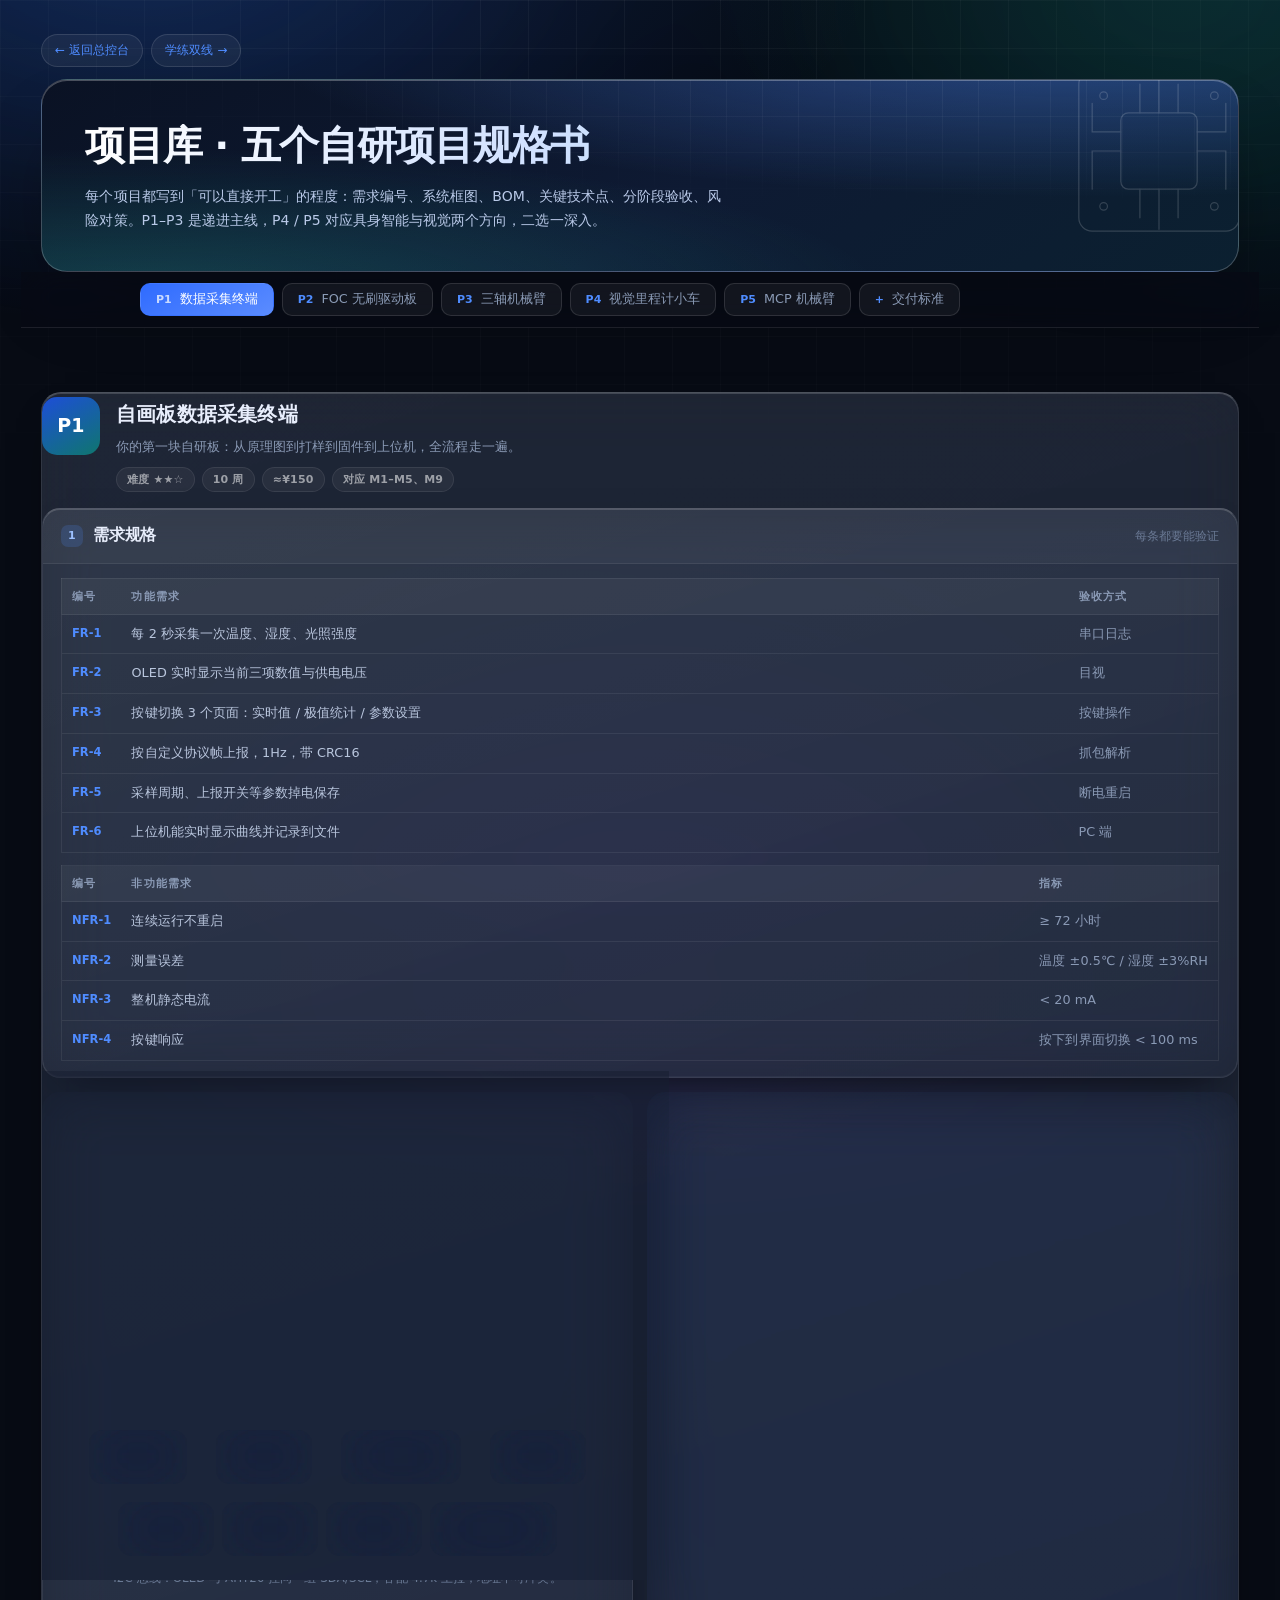
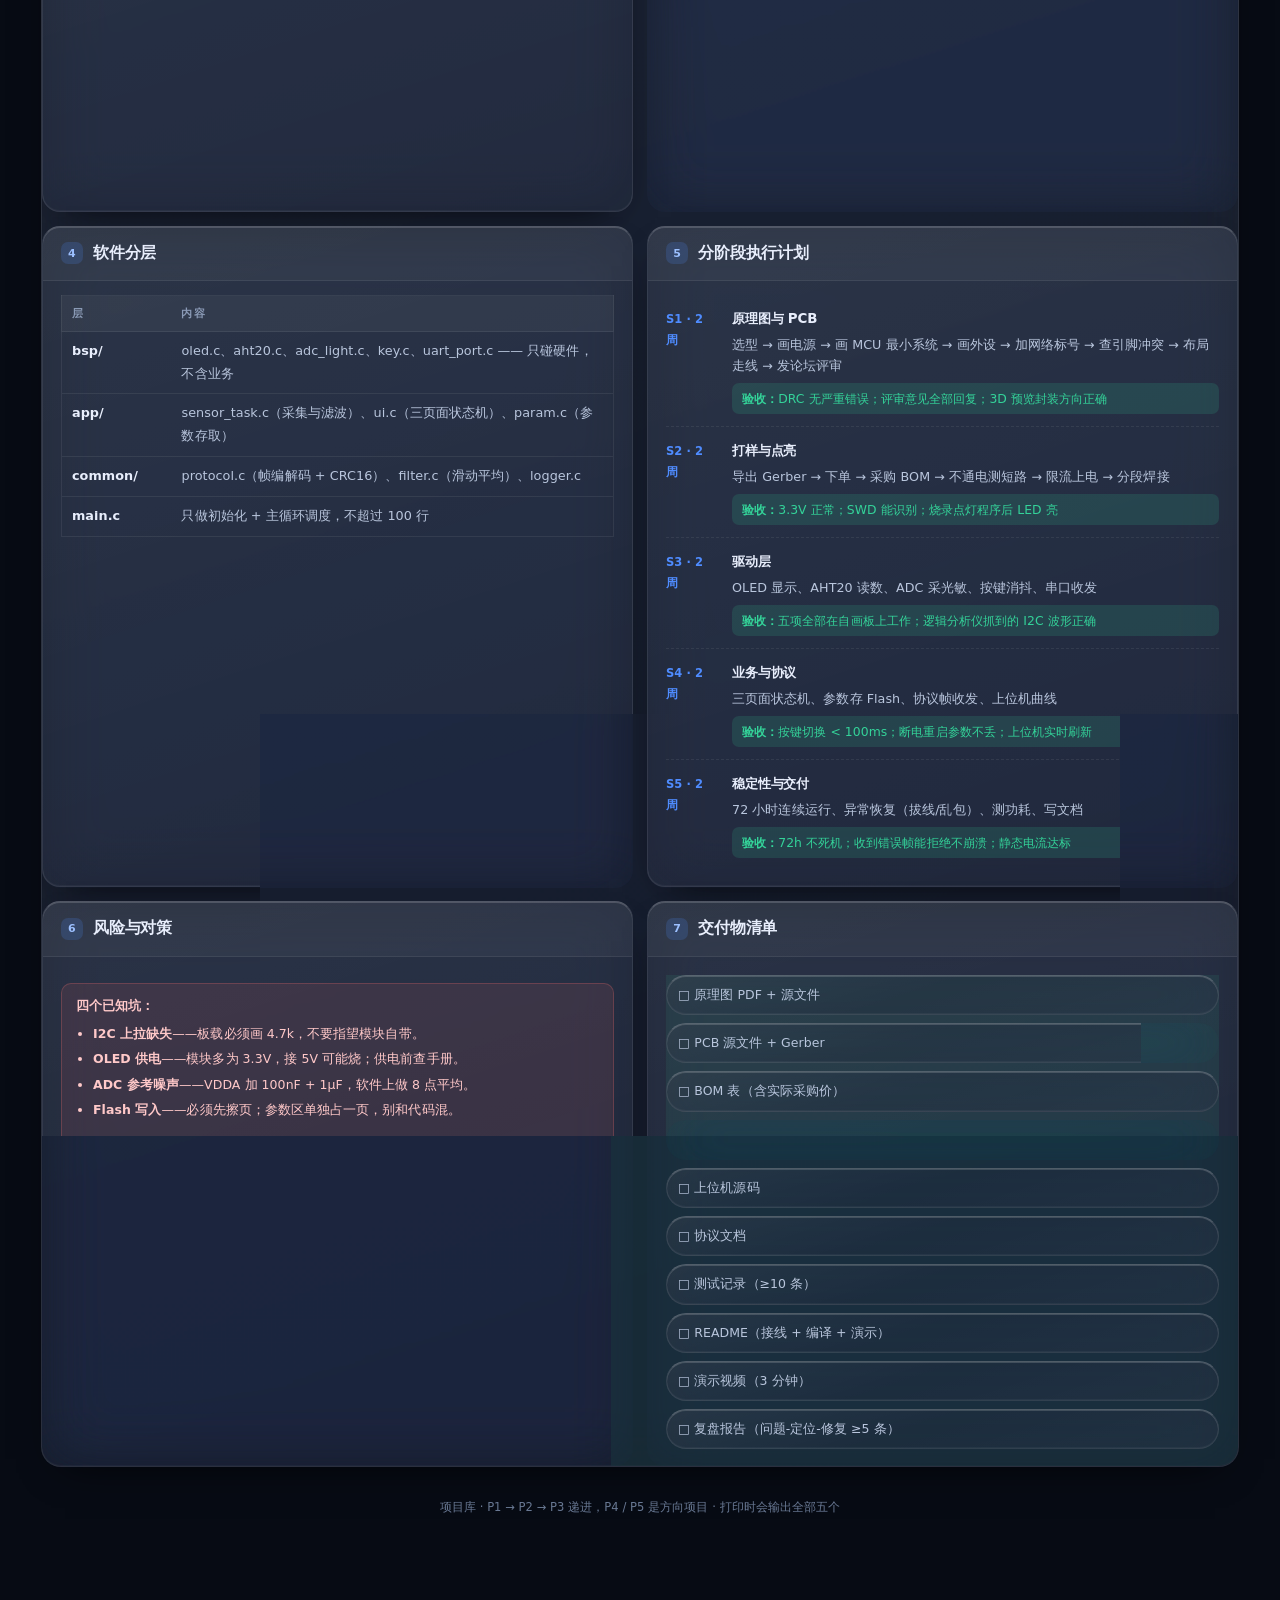
<file: 项目库.html>
<!DOCTYPE html>
<html lang="zh-CN">
<head>
<meta charset="UTF-8">
<meta name="viewport" content="width=device-width, initial-scale=1">
<title>项目库 · 五个自研项目规格书</title>
<style>
  :root{
    --ink:#0f172a; --ink2:#334155; --ink3:#64748b; --ink4:#94a3b8;
    --line:#dde5f4; --line2:#eef2fa;
    --blue:#1d4ed8; --blue-soft:#eef3ff;
    --teal:#0f766e; --teal-soft:#e9faf6;
    --green:#0b7a5a; --green-soft:#e9f9f2; --green-line:#cdeee0;
    --amber:#b45309; --amber-soft:#fff8e8;
    --red:#b91c1c; --red-soft:#fef2f2;
    --bg:#f5f7fc;
  }
  *{box-sizing:border-box}
  html{scroll-behavior:smooth;scroll-padding-top:120px}
  body{margin:0;color:var(--ink);line-height:1.7;
    font-family:"PingFang SC","Microsoft YaHei","Segoe UI",system-ui,-apple-system,sans-serif;
    background:radial-gradient(900px 460px at 4% -8%,#e4edff 0%,transparent 58%),
               radial-gradient(800px 400px at 100% 1%,#e5f7f3 0%,transparent 52%),var(--bg);
    -webkit-font-smoothing:antialiased}
  .wrap{max-width:1000px;margin:0 auto;padding:30px 20px 90px}

  .hero{background:linear-gradient(125deg,#0b1e3f 0%,#1d4ed8 58%,#0f766e 132%);
    border-radius:20px;padding:32px 34px 28px;color:#fff;position:relative;overflow:hidden;
    box-shadow:0 24px 54px -30px rgba(9,30,74,.7)}
  .hero::after{content:"";position:absolute;right:-70px;top:-100px;width:300px;height:300px;border-radius:50%;
    background:radial-gradient(circle,rgba(255,255,255,.17),transparent 62%)}
  .eyebrow{margin:0 0 8px;font-size:11px;letter-spacing:.32em;opacity:.66}
  .hero h1{margin:0;font-size:clamp(21px,3vw,30px);font-weight:800}
  .hero .lead{margin:10px 0 0;max-width:640px;font-size:13.5px;opacity:.92}

  /* tabs */
  .tabs{position:sticky;top:0;z-index:30;background:rgba(245,247,252,.94);backdrop-filter:blur(10px);
    margin:0 -20px;padding:11px 20px;border-bottom:1px solid var(--line)}
  .tabs-in{max-width:1000px;margin:0 auto;display:flex;gap:8px;overflow-x:auto}
  .tabs-in::-webkit-scrollbar{display:none}
  .tab{flex:0 0 auto;display:flex;align-items:center;gap:8px;font-size:12.8px;padding:7px 15px;
    border-radius:10px;border:1px solid var(--line);background:#fff;color:var(--ink3);cursor:pointer;
    font-family:inherit;transition:.15s;white-space:nowrap}
  .tab b{font-size:11px;font-weight:800;color:var(--blue)}
  .tab:hover{border-color:#bcd0f5;color:var(--ink)}
  .tab.on{background:var(--blue);border-color:var(--blue);color:#fff}
  .tab.on b{color:#c9daff}

  .proj{display:none}
  .proj.on{display:block}

  /* proj head */
  .ph{margin-top:22px;display:flex;align-items:flex-start;gap:16px;flex-wrap:wrap}
  .ph .code{flex:0 0 auto;width:58px;height:58px;border-radius:15px;display:grid;place-items:center;
    background:linear-gradient(150deg,#1d4ed8,#0f766e);color:#fff;font-weight:800;font-size:19px}
  .ph .meta{flex:1;min-width:220px}
  .ph h2{margin:0;font-size:20px;font-weight:800;letter-spacing:.01em}
  .ph .one{margin:4px 0 0;font-size:13px;color:var(--ink3)}
  .ph .tags{display:flex;gap:7px;flex-wrap:wrap;margin-top:9px}
  .pill{font-size:11px;border-radius:999px;padding:2px 10px;background:#fff;border:1px solid var(--line);color:var(--ink3)}
  .pill.k{background:var(--blue-soft);border-color:#cfdcff;color:var(--blue);font-weight:700}

  /* section blocks */
  .blk{margin-top:22px;background:#fff;border:1px solid var(--line);border-radius:14px;overflow:hidden;
    box-shadow:0 8px 24px -28px rgba(15,23,42,.6)}
  .blk-h{display:flex;align-items:center;gap:10px;padding:13px 18px;border-bottom:1px solid var(--line2);background:#fbfcff}
  .blk-h .n{width:22px;height:22px;border-radius:7px;background:var(--blue-soft);color:var(--blue);
    font-size:11px;font-weight:800;display:grid;place-items:center;flex:0 0 auto}
  .blk-h h3{margin:0;font-size:14.5px;font-weight:800;flex:1}
  .blk-h .hint{font-size:11.5px;color:var(--ink4)}
  .blk-b{padding:14px 18px 16px}

  table{width:100%;border-collapse:collapse;font-size:12.8px}
  th{text-align:left;padding:8px 10px;font-size:10.5px;letter-spacing:.1em;color:var(--ink4);
    font-weight:800;border-bottom:1px solid var(--line2);background:#fcfdff}
  td{padding:8px 10px;border-bottom:1px solid var(--line2);color:var(--ink2);vertical-align:top}
  tr:last-child td{border-bottom:none}
  td.id{white-space:nowrap;color:var(--blue);font-weight:800;font-size:11.5px}
  td.num{white-space:nowrap;font-variant-numeric:tabular-nums;color:var(--ink3)}
  td b{color:var(--ink);font-weight:700}
  tfoot td{background:#fbfcff;font-weight:800;color:var(--ink)}

  /* diagram */
  .dia{display:flex;align-items:center;gap:8px;flex-wrap:wrap;justify-content:center;padding:8px 0 4px}
  .node{background:#fff;border:1px solid #c7d8fb;border-radius:10px;padding:9px 13px;text-align:center;
    font-size:12px;line-height:1.4;min-width:96px;box-shadow:0 4px 12px -12px rgba(29,78,216,.8)}
  .node b{display:block;font-size:12.5px;font-weight:800;color:var(--ink)}
  .node span{font-size:10.5px;color:var(--ink4)}
  .node.mcu{background:linear-gradient(160deg,#1d4ed8,#2563eb);border-color:#1d4ed8;color:#fff;min-width:120px}
  .node.mcu b{color:#fff}
  .node.mcu span{color:#c9daff}
  .node.pw{background:var(--amber-soft);border-color:#f6d488}
  .arw{color:#b9c6de;font-size:15px;flex:0 0 auto}
  .dia-note{margin-top:8px;font-size:11.8px;color:var(--ink4);text-align:center}

  /* stages */
  .stage{display:flex;gap:14px;padding:12px 0;border-bottom:1px dashed var(--line2)}
  .stage:last-child{border-bottom:none}
  .stage .sn{flex:0 0 auto;width:52px;font-size:11.5px;font-weight:800;color:var(--blue);padding-top:2px}
  .stage .sb{flex:1;min-width:0}
  .stage .sb h4{margin:0 0 4px;font-size:13.4px;font-weight:800}
  .stage .sb .do{font-size:12.7px;color:var(--ink2);margin:0 0 6px}
  .stage .sb .acc{font-size:12.4px;color:var(--green);background:var(--green-soft);border-radius:7px;
    padding:6px 10px;line-height:1.55}

  .risk{margin-top:12px;background:var(--red-soft);border:1px solid #f6d5d5;border-radius:10px;
    padding:11px 14px;font-size:12.5px;color:#7f1d1d}
  .risk b{font-weight:800}
  .risk ul{margin:6px 0 0;padding-left:17px}
  .risk li{margin-bottom:3px}

  .deliver{display:grid;grid-template-columns:repeat(2,1fr);gap:8px;margin-top:4px}
  .deliver div{font-size:12.5px;color:var(--ink2);background:#f8faff;border:1px solid var(--line2);
    border-radius:8px;padding:8px 11px}
  .deliver div::before{content:"□ ";color:#b9c6de;font-weight:700}

  .std{margin-top:24px;background:#fff;border:1px solid var(--line);border-radius:14px;padding:18px 20px}
  .std h3{margin:0 0 10px;font-size:14.5px;font-weight:800}
  .std table{font-size:12.6px}
  .std p{margin:0 0 8px;font-size:12.7px;color:var(--ink2)}

  .foot{margin-top:30px;text-align:center;font-size:11.5px;color:var(--ink4)}
  .back{display:inline-block;margin-bottom:12px;font-size:12px;color:var(--blue);text-decoration:none;
    background:#fff;border:1px solid var(--line);border-radius:999px;padding:5px 13px}
  .back:hover{background:var(--blue);color:#fff;border-color:var(--blue)}

  @media (max-width:760px){
    .deliver{grid-template-columns:1fr}
    .blk-b{padding:12px 13px 14px}
    .blk-h{padding:11px 13px}
    .stage .sn{width:44px}
  }
  @media (max-width:620px){
    /* 规格表列多，窄屏改成横向滚动，不压缩成一行一个字 */
    .blk-b{overflow-x:auto;-webkit-overflow-scrolling:touch}
    .blk-b table{min-width:520px}
  }
  @media (max-width:520px){
    .wrap{padding:18px 13px 70px}
    .hero{padding:22px 18px}
    .tabs{margin:0 -13px;padding:10px 13px}
    .dia{justify-content:flex-start}
    th,td{padding:7px 8px}
  }
  @media print{
    body{background:#fff}
    .tabs{display:none}
    .proj{display:block !important}
    .proj + .proj{margin-top:30px;page-break-before:always}
    .blk,.stage{break-inside:avoid}
  }
</style>
  <link rel="icon" href="favicon.ico">
<link rel="stylesheet" href="assets/theme.css">
</head>
<body>
<div class="wrap">

  <div style="display:flex;gap:8px;flex-wrap:wrap">
    <a class="back" href="学习总控台.html">← 返回总控台</a>
    <a class="back" href="学练双线.html">学练双线 →</a>
  </div>

  <header class="hero">
    <svg class="hero-art" viewBox="0 0 220 220" fill="none" stroke="#fff"
         stroke-width="1.3" stroke-linecap="round" aria-hidden="true">
      <rect x="26" y="26" width="168" height="168" rx="14"/>
      <rect x="70" y="70" width="80" height="80" rx="8"/>
      <circle cx="52" cy="52" r="4"/><circle cx="168" cy="52" r="4"/>
      <circle cx="52" cy="168" r="4"/><circle cx="168" cy="168" r="4"/>
      <path d="M70 90H40V60M70 110H40v40M150 90h30V60M150 110h30v40"/>
      <path d="M90 70V40M110 70V28M130 70V40M90 150v30M110 150v42M130 150v30"/>
    </svg>
    <h1>项目库 · 五个自研项目规格书</h1>
    <p class="lead">每个项目都写到「可以直接开工」的程度：需求编号、系统框图、BOM、关键技术点、分阶段验收、风险对策。P1–P3 是递进主线，P4 / P5 对应具身智能与视觉两个方向，二选一深入。</p>
  </header>

  <div class="tabs">
    <div class="tabs-in" id="tabs">
      <button class="tab on" data-p="p1"><b>P1</b> 数据采集终端</button>
      <button class="tab" data-p="p2"><b>P2</b> FOC 无刷驱动板</button>
      <button class="tab" data-p="p3"><b>P3</b> 三轴机械臂</button>
      <button class="tab" data-p="p4"><b>P4</b> 视觉里程计小车</button>
      <button class="tab" data-p="p5"><b>P5</b> MCP 机械臂</button>
      <button class="tab" data-p="std"><b>+</b> 交付标准</button>
    </div>
  </div>

  <!-- ================= P1 ================= -->
  <section class="proj on" id="p1">
    <div class="ph">
      <div class="code">P1</div>
      <div class="meta">
        <h2>自画板数据采集终端</h2>
        <p class="one">你的第一块自研板：从原理图到打样到固件到上位机，全流程走一遍。</p>
        <div class="tags">
          <span class="pill k">难度 ★★☆</span><span class="pill k">10 周</span>
          <span class="pill k">≈¥150</span><span class="pill">对应 M1–M5、M9</span>
        </div>
      </div>
    </div>

    <div class="blk b-spec">
      <div class="blk-h"><span class="n">1</span><h3>需求规格</h3><span class="hint">每条都要能验证</span></div>
      <div class="blk-b">
        <table>
          <thead><tr><th style="width:60px">编号</th><th>功能需求</th><th style="width:150px">验收方式</th></tr></thead>
          <tbody>
            <tr><td class="id">FR-1</td><td>每 2 秒采集一次温度、湿度、光照强度</td><td class="num">串口日志</td></tr>
            <tr><td class="id">FR-2</td><td>OLED 实时显示当前三项数值与供电电压</td><td class="num">目视</td></tr>
            <tr><td class="id">FR-3</td><td>按键切换 3 个页面：实时值 / 极值统计 / 参数设置</td><td class="num">按键操作</td></tr>
            <tr><td class="id">FR-4</td><td>按自定义协议帧上报，1Hz，带 CRC16</td><td class="num">抓包解析</td></tr>
            <tr><td class="id">FR-5</td><td>采样周期、上报开关等参数掉电保存</td><td class="num">断电重启</td></tr>
            <tr><td class="id">FR-6</td><td>上位机能实时显示曲线并记录到文件</td><td class="num">PC 端</td></tr>
          </tbody>
        </table>
        <table style="margin-top:12px">
          <thead><tr><th style="width:60px">编号</th><th>非功能需求</th><th style="width:150px">指标</th></tr></thead>
          <tbody>
            <tr><td class="id">NFR-1</td><td>连续运行不重启</td><td class="num">≥ 72 小时</td></tr>
            <tr><td class="id">NFR-2</td><td>测量误差</td><td class="num">温度 ±0.5℃ / 湿度 ±3%RH</td></tr>
            <tr><td class="id">NFR-3</td><td>整机静态电流</td><td class="num">&lt; 20 mA</td></tr>
            <tr><td class="id">NFR-4</td><td>按键响应</td><td class="num">按下到界面切换 &lt; 100 ms</td></tr>
          </tbody>
        </table>
      </div>
    </div>

    <div class="blk b-diag">
      <div class="blk-h"><span class="n">2</span><h3>系统框图</h3></div>
      <div class="blk-b">
        <div class="dia">
          <div class="node pw"><b>Type-C 5V</b><span>输入</span></div>
          <span class="arw">→</span>
          <div class="node pw"><b>LDO 3.3V</b><span>+ 去耦</span></div>
          <span class="arw">→</span>
          <div class="node mcu"><b>STM32F103</b><span>主控</span></div>
          <span class="arw">→</span>
          <div class="node"><b>OLED</b><span>I2C1</span></div>
        </div>
        <div class="dia" style="margin-top:6px">
          <div class="node"><b>AHT20</b><span>I2C1 从机</span></div>
          <div class="node"><b>光敏分压</b><span>ADC1_CHx</span></div>
          <div class="node"><b>供电检测</b><span>ADC 分压</span></div>
          <div class="node"><b>2 按键 + 3 LED</b><span>GPIO</span></div>
        </div>
        <div class="dia-note">I2C 总线：OLED 与 AHT20 挂同一组 SDA/SCL，各配 4.7k 上拉；地址不可冲突。</div>
      </div>
    </div>

    <div class="blk b-bom">
      <div class="blk-h"><span class="n">3</span><h3>BOM 清单</h3><span class="hint">价格为 2026 年参考区间</span></div>
      <div class="blk-b">
        <table>
          <thead><tr><th>物料</th><th>型号 / 规格</th><th style="width:60px">数量</th><th style="width:110px">参考价</th></tr></thead>
          <tbody>
            <tr><td><b>MCU</b></td><td>STM32F103C8T6（LQFP48）</td><td class="num">1</td><td class="num">¥8</td></tr>
            <tr><td><b>LDO</b></td><td>AMS1117-3.3（SOT-223）</td><td class="num">1</td><td class="num">¥0.5</td></tr>
            <tr><td><b>晶振</b></td><td>8 MHz 无源 + 2×22pF</td><td class="num">1 套</td><td class="num">¥1</td></tr>
            <tr><td><b>复位</b></td><td>10k 上拉 + 100nF</td><td class="num">1 套</td><td class="num">¥0.3</td></tr>
            <tr><td><b>下载口</b></td><td>SWD 4pin 排针（含 3.3V/GND）</td><td class="num">1</td><td class="num">¥0.5</td></tr>
            <tr><td><b>电源接口</b></td><td>Type-C 16pin 母座</td><td class="num">1</td><td class="num">¥0.8</td></tr>
            <tr><td><b>去耦电容</b></td><td>100nF ×8、10µF ×2、4.7µF ×2</td><td class="num">12</td><td class="num">¥3</td></tr>
            <tr><td><b>电阻</b></td><td>10k / 4.7k / 1k（0603）</td><td class="num">各若干</td><td class="num">¥1</td></tr>
            <tr><td><b>指示</b></td><td>LED 0805 ×3（电源/运行/告警）</td><td class="num">3</td><td class="num">¥0.6</td></tr>
            <tr><td><b>按键</b></td><td>6×6 轻触</td><td class="num">2</td><td class="num">¥0.6</td></tr>
            <tr><td><b>显示</b></td><td>SSD1306 OLED 0.96" 模块</td><td class="num">1</td><td class="num">¥12</td></tr>
            <tr><td><b>温湿度</b></td><td>AHT20 模块</td><td class="num">1</td><td class="num">¥10</td></tr>
            <tr><td><b>光照</b></td><td>GL5516 光敏 + 10k 分压</td><td class="num">1</td><td class="num">¥1</td></tr>
            <tr><td><b>PCB</b></td><td>2 层 5 片打样（含运费）</td><td class="num">1</td><td class="num">¥30</td></tr>
          </tbody>
          <tfoot><tr><td colspan="3">合计（首单含运费）</td><td class="num">≈¥140–160</td></tr></tfoot>
        </table>
      </div>
    </div>

    <div class="blk b-soft">
      <div class="blk-h"><span class="n">4</span><h3>软件分层</h3></div>
      <div class="blk-b">
        <table>
          <thead><tr><th style="width:110px">层</th><th>内容</th></tr></thead>
          <tbody>
            <tr><td><b>bsp/</b></td><td>oled.c、aht20.c、adc_light.c、key.c、uart_port.c —— 只碰硬件，不含业务</td></tr>
            <tr><td><b>app/</b></td><td>sensor_task.c（采集与滤波）、ui.c（三页面状态机）、param.c（参数存取）</td></tr>
            <tr><td><b>common/</b></td><td>protocol.c（帧编解码 + CRC16）、filter.c（滑动平均）、logger.c</td></tr>
            <tr><td><b>main.c</b></td><td>只做初始化 + 主循环调度，不超过 100 行</td></tr>
          </tbody>
        </table>
        <div class="dia-note" style="text-align:left;margin-top:10px">
          规则：app 层不允许出现寄存器操作；bsp 层不允许出现业务判断。这条守住了，后面换芯片只改 bsp。
        </div>
      </div>
    </div>

    <div class="blk b-stage">
      <div class="blk-h"><span class="n">5</span><h3>分阶段执行计划</h3></div>
      <div class="blk-b">
        <div class="stage">
          <div class="sn">S1 · 2 周</div>
          <div class="sb">
            <h4>原理图与 PCB</h4>
            <p class="do">选型 → 画电源 → 画 MCU 最小系统 → 画外设 → 加网络标号 → 查引脚冲突 → 布局走线 → 发论坛评审</p>
            <div class="acc"><b>验收：</b>DRC 无严重错误；评审意见全部回复；3D 预览封装方向正确</div>
          </div>
        </div>
        <div class="stage">
          <div class="sn">S2 · 2 周</div>
          <div class="sb">
            <h4>打样与点亮</h4>
            <p class="do">导出 Gerber → 下单 → 采购 BOM → 不通电测短路 → 限流上电 → 分段焊接</p>
            <div class="acc"><b>验收：</b>3.3V 正常；SWD 能识别；烧录点灯程序后 LED 亮</div>
          </div>
        </div>
        <div class="stage">
          <div class="sn">S3 · 2 周</div>
          <div class="sb">
            <h4>驱动层</h4>
            <p class="do">OLED 显示、AHT20 读数、ADC 采光敏、按键消抖、串口收发</p>
            <div class="acc"><b>验收：</b>五项全部在自画板上工作；逻辑分析仪抓到的 I2C 波形正确</div>
          </div>
        </div>
        <div class="stage">
          <div class="sn">S4 · 2 周</div>
          <div class="sb">
            <h4>业务与协议</h4>
            <p class="do">三页面状态机、参数存 Flash、协议帧收发、上位机曲线</p>
            <div class="acc"><b>验收：</b>按键切换 &lt; 100ms；断电重启参数不丢；上位机实时刷新</div>
          </div>
        </div>
        <div class="stage">
          <div class="sn">S5 · 2 周</div>
          <div class="sb">
            <h4>稳定性与交付</h4>
            <p class="do">72 小时连续运行、异常恢复（拔线/乱包）、测功耗、写文档</p>
            <div class="acc"><b>验收：</b>72h 不死机；收到错误帧能拒绝不崩溃；静态电流达标</div>
          </div>
        </div>
      </div>
    </div>

    <div class="blk b-risk">
      <div class="blk-h"><span class="n">6</span><h3>风险与对策</h3></div>
      <div class="blk-b">
        <div class="risk"><b>四个已知坑：</b>
          <ul>
            <li><b>I2C 上拉缺失</b>——板载必须画 4.7k，不要指望模块自带。</li>
            <li><b>OLED 供电</b>——模块多为 3.3V，接 5V 可能烧；供电前查手册。</li>
            <li><b>ADC 参考噪声</b>——VDDA 加 100nF + 1µF，软件上做 8 点平均。</li>
            <li><b>Flash 写入</b>——必须先擦页；参数区单独占一页，别和代码混。</li>
          </ul>
        </div>
      </div>
    </div>

    <div class="blk b-deliv">
      <div class="blk-h"><span class="n">7</span><h3>交付物清单</h3></div>
      <div class="blk-b">
        <div class="deliver">
          <div>原理图 PDF + 源文件</div><div>PCB 源文件 + Gerber</div>
          <div>BOM 表（含实际采购价）</div><div>固件源码（分层，Git 历史完整）</div>
          <div>上位机源码</div><div>协议文档</div>
          <div>测试记录（≥10 条）</div><div>README（接线 + 编译 + 演示）</div>
          <div>演示视频（3 分钟）</div><div>复盘报告（问题-定位-修复 ≥5 条）</div>
        </div>
      </div>
    </div>
  </section>

  <!-- ================= P2 ================= -->
  <section class="proj" id="p2">
    <div class="ph">
      <div class="code">P2</div>
      <div class="meta">
        <h2>无刷电机 FOC 驱动板</h2>
        <p class="one">从开环转到电流闭环再到速度闭环，把控制理论与实时系统真正焊在一起。</p>
        <div class="tags">
          <span class="pill k">难度 ★★★★</span><span class="pill k">12 周</span>
          <span class="pill k">≈¥200</span><span class="pill">对应 M3、M5、M6、M11</span>
        </div>
      </div>
    </div>

    <div class="blk b-spec">
      <div class="blk-h"><span class="n">1</span><h3>需求规格</h3></div>
      <div class="blk-b">
        <table>
          <thead><tr><th style="width:60px">编号</th><th>功能需求</th><th style="width:160px">验收方式</th></tr></thead>
          <tbody>
            <tr><td class="id">FR-1</td><td>驱动 12V 云台无刷电机，支持正反转</td><td class="num">目视 + 测速</td></tr>
            <tr><td class="id">FR-2</td><td>三电阻低侧电流采样，电流环 10 kHz</td><td class="num">示波器看波形</td></tr>
            <tr><td class="id">FR-3</td><td>转速闭环，阶跃响应超调 &lt; 10%</td><td class="num">上位机波形</td></tr>
            <tr><td class="id">FR-4</td><td>串口支持在线修改 PID、限制电流、启停</td><td class="num">联调</td></tr>
            <tr><td class="id">FR-5</td><td>过流 / 过温 / 堵转三重保护</td><td class="num">人为触发</td></tr>
            <tr><td class="id">FR-6</td><td>磁编码器读角（AS5600）</td><td class="num">手转验证</td></tr>
          </tbody>
        </table>
        <table style="margin-top:12px">
          <thead><tr><th style="width:60px">编号</th><th>非功能需求</th><th style="width:160px">指标</th></tr></thead>
          <tbody>
            <tr><td class="id">NFR-1</td><td>PWM 频率</td><td class="num">20 kHz（超出人耳范围）</td></tr>
            <tr><td class="id">NFR-2</td><td>死区时间</td><td class="num">可调 0.5–2 µs</td></tr>
            <tr><td class="id">NFR-3</td><td>空载运行 30 分钟</td><td class="num">MOS 温升 &lt; 40℃</td></tr>
            <tr><td class="id">NFR-4</td><td>转速控制精度</td><td class="num">稳态误差 &lt; 1%</td></tr>
          </tbody>
        </table>
      </div>
    </div>

    <div class="blk b-diag">
      <div class="blk-h"><span class="n">2</span><h3>系统框图</h3></div>
      <div class="blk-b">
        <div class="dia">
          <div class="node pw"><b>12V 输入</b><span>+ 保险 + 防反接</span></div>
          <span class="arw">→</span>
          <div class="node"><b>降压 3.3V</b><span>MP1584</span></div>
          <span class="arw">→</span>
          <div class="node mcu"><b>STM32G431</b><span>带运放 + HRTIM</span></div>
          <span class="arw">→</span>
          <div class="node"><b>三相驱动</b><span>DRV8313</span></div>
        </div>
        <div class="dia" style="margin-top:6px">
          <div class="node"><b>三相桥</b><span>电机 U/V/W</span></div>
          <span class="arw">→</span>
          <div class="node"><b>采样电阻</b><span>0.01Ω ×3</span></div>
          <span class="arw">→</span>
          <div class="node"><b>运放放大</b><span>偏置 1.65V</span></div>
          <span class="arw">→</span>
          <div class="node"><b>ADC 注入</b><span>与 PWM 同步</span></div>
        </div>
        <div class="dia-note">电流采样链路；AS5600 磁编码器经 I2C 直接接 MCU，提供转子电角度。</div>
        <div class="dia-note">关键：电流采样必须在 PWM 中心对齐时刻触发，否则读到的是开关噪声。</div>
      </div>
    </div>

    <div class="blk b-bom">
      <div class="blk-h"><span class="n">3</span><h3>BOM 清单</h3></div>
      <div class="blk-b">
        <table>
          <thead><tr><th>物料</th><th>型号 / 规格</th><th style="width:60px">数量</th><th style="width:110px">参考价</th></tr></thead>
          <tbody>
            <tr><td><b>MCU</b></td><td>STM32G431CBT6（内置运放 + CORDIC）</td><td class="num">1</td><td class="num">¥15</td></tr>
            <tr><td><b>三相驱动</b></td><td>DRV8313（2.5A 集成三半桥）</td><td class="num">1</td><td class="num">¥18</td></tr>
            <tr><td><b>采样电阻</b></td><td>0.01Ω 1% 2512</td><td class="num">3</td><td class="num">¥3</td></tr>
            <tr><td><b>磁编码器</b></td><td>AS5600 模块</td><td class="num">1</td><td class="num">¥8</td></tr>
            <tr><td><b>降压</b></td><td>MP1584EN（12V→3.3V）</td><td class="num">1</td><td class="num">¥2</td></tr>
            <tr><td><b>母线电容</b></td><td>100µF/25V 电解 ×2 + 10µF ×4</td><td class="num">6</td><td class="num">¥6</td></tr>
            <tr><td><b>自举电容</b></td><td>100nF ×3</td><td class="num">3</td><td class="num">¥0.5</td></tr>
            <tr><td><b>去耦</b></td><td>100nF ×8</td><td class="num">8</td><td class="num">¥1</td></tr>
            <tr><td><b>接口</b></td><td>KF128 接线端子 ×2、XH2.54 电机座</td><td class="num">3</td><td class="num">¥5</td></tr>
            <tr><td><b>保护</b></td><td>自恢复保险 + 防反接 MOS</td><td class="num">1 套</td><td class="num">¥3</td></tr>
            <tr><td><b>电机</b></td><td>2205 / 2805 云台无刷</td><td class="num">1</td><td class="num">¥40</td></tr>
            <tr><td><b>PCB</b></td><td>2 层 2oz 铜厚，5 片</td><td class="num">1</td><td class="num">¥50</td></tr>
          </tbody>
          <tfoot><tr><td colspan="3">合计</td><td class="num">≈¥190–215</td></tr></tfoot>
        </table>
        <div class="dia-note" style="text-align:left;margin-top:10px">
          <b>铜厚必须选 2oz</b>：三相大电流走线，1oz 压降和温升都过不了。
        </div>
      </div>
    </div>

    <div class="blk b-soft">
      <div class="blk-h"><span class="n">4</span><h3>软件分层与控制结构</h3></div>
      <div class="blk-b">
        <table>
          <thead><tr><th style="width:130px">模块</th><th>职责</th></tr></thead>
          <tbody>
            <tr><td><b>pwm_drv</b></td><td>三相互补 PWM + 死区 + 中心对齐</td></tr>
            <tr><td><b>adc_curr</b></td><td>注入通道采样三相电流，与 PWM 同步触发</td></tr>
            <tr><td><b>foc_core</b></td><td>Clarke → Park → PI → 反 Park → SVPWM</td></tr>
            <tr><td><b>speed_loop</b></td><td>编码器测速 + 速度环 PI</td></tr>
            <tr><td><b>protect</b></td><td>过流（硬件比较器 + 软件）、过温、堵转</td></tr>
            <tr><td><b>ui_host</b></td><td>串口协议 + 上位机波形与调参</td></tr>
          </tbody>
        </table>
        <div class="dia-note" style="text-align:left;margin-top:10px">
          控制周期：电流环 100µs（10kHz），速度环 1ms。用定时器中断驱动，电流环里不允许有任何打印。
        </div>
      </div>
    </div>

    <div class="blk b-stage">
      <div class="blk-h"><span class="n">5</span><h3>分阶段执行计划</h3></div>
      <div class="blk-b">
        <div class="stage">
          <div class="sn">S1 · 2 周</div>
          <div class="sb"><h4>方案与原理图</h4>
            <p class="do">确定拓扑（集成驱动 vs 分立）、算电流能力、画电源与三相桥、画采样与保护</p>
            <div class="acc"><b>验收：</b>原理图评审通过；采样电阻功率余量 ≥ 3 倍</div></div>
        </div>
        <div class="stage">
          <div class="sn">S2 · 2 周</div>
          <div class="sb"><h4>PCB 与打样</h4>
            <p class="do">大电流走线加宽、铺铜、开窗；下单 2oz；焊接</p>
            <div class="acc"><b>验收：</b>限流 0.5A 上电，3.3V 正常，静态电流 &lt; 50mA</div></div>
        </div>
        <div class="stage">
          <div class="sn">S3 · 2 周</div>
          <div class="sb"><h4>开环 PWM</h4>
            <p class="do">三相 PWM 输出、死区验证、六步换相让电机转起来</p>
            <div class="acc"><b>验收：</b>电机能转；死区波形正确；MOS 不烫</div></div>
        </div>
        <div class="stage">
          <div class="sn">S4 · 3 周</div>
          <div class="sb"><h4>电流环</h4>
            <p class="do">ADC 同步采样、Clarke/Park、电流 PI、SVPWM</p>
            <div class="acc"><b>验收：</b>给定 Iq 时电流跟随误差 &lt; 10%；堵转时能限流</div></div>
        </div>
        <div class="stage">
          <div class="sn">S5 · 3 周</div>
          <div class="sb"><h4>速度环 + 上位机</h4>
            <p class="do">编码器测速、速度 PI、串口波形、在线调参、保护逻辑</p>
            <div class="acc"><b>验收：</b>阶跃超调 &lt; 10%；稳态误差 &lt; 1%；能在线改参数不重启</div></div>
        </div>
      </div>
    </div>

    <div class="blk b-risk">
      <div class="blk-h"><span class="n">6</span><h3>风险与安全</h3></div>
      <div class="blk-b">
        <div class="risk"><b>这个项目会炸管，必须按顺序来：</b>
          <ul>
            <li><b>死区不能为 0</b>——上下管直通会在几微秒内烧掉 MOS，第一次一定用 2µs。</li>
            <li><b>先限流再上电</b>——电源限流 0.5A，一切正常后再逐步放开。</li>
            <li><b>母线电容先充电</b>——大电容直接上电会有巨大浪涌，串电阻预充。</li>
            <li><b>电机必须固定</b>——第一次转起来可能飞车，夹死在台钳上。</li>
            <li><b>不要用手摸驱动板</b>——带电时 12V 和开关尖峰都在。</li>
          </ul>
        </div>
      </div>
    </div>

    <div class="blk b-deliv">
      <div class="blk-h"><span class="n">7</span><h3>交付物清单</h3></div>
      <div class="blk-b">
        <div class="deliver">
          <div>原理图 + PCB + Gerber</div><div>BOM（2oz 铜厚标注）</div>
          <div>FOC 算法源码（带注释）</div><div>上位机（波形 + 调参）</div>
          <div>控制参数记录表（不同电机）</div><div>保护触发测试记录</div>
          <div>温升测试数据</div><div>演示视频（含阶跃响应）</div>
        </div>
      </div>
    </div>
  </section>

  <!-- ================= P3 ================= -->
  <section class="proj" id="p3">
    <div class="ph">
      <div class="code">P3</div>
      <div class="meta">
        <h2>桌面三轴机械臂 + 视觉抓取</h2>
        <p class="one">把运动学、插补、协议、视觉、标定串成一个"会动手"的系统，这是机器人岗最直接的证明。</p>
        <div class="tags">
          <span class="pill k">难度 ★★★★★</span><span class="pill k">14 周</span>
          <span class="pill k">≈¥400</span><span class="pill">对应 M6–M11 综合</span>
        </div>
      </div>
    </div>

    <div class="blk b-spec">
      <div class="blk-h"><span class="n">1</span><h3>需求规格</h3></div>
      <div class="blk-b">
        <table>
          <thead><tr><th style="width:60px">编号</th><th>功能需求</th><th style="width:160px">验收方式</th></tr></thead>
          <tbody>
            <tr><td class="id">FR-1</td><td>三自由度机械臂，可到达工作空间内任意 XY 点</td><td class="num">点位测试</td></tr>
            <tr><td class="id">FR-2</td><td>输入目标坐标，逆解得三个关节角</td><td class="num">对比正解回代</td></tr>
            <tr><td class="id">FR-3</td><td>直线插补，移动过程不抖动</td><td class="num">视频 + 轨迹</td></tr>
            <tr><td class="id">FR-4</td><td>视觉识别指定颜色物块并抓取</td><td class="num">随机摆放 10 次</td></tr>
            <tr><td class="id">FR-5</td><td>串口协议：手动控制、坐标控制、示教回放</td><td class="num">上位机操作</td></tr>
            <tr><td class="id">FR-6</td><td>断电后不失控（舵机缓停）</td><td class="num">拔电观察</td></tr>
          </tbody>
        </table>
        <table style="margin-top:12px">
          <thead><tr><th style="width:60px">编号</th><th>非功能需求</th><th style="width:160px">指标</th></tr></thead>
          <tbody>
            <tr><td class="id">NFR-1</td><td>重复定位精度</td><td class="num">±2 mm</td></tr>
            <tr><td class="id">NFR-2</td><td>单次抓取节拍</td><td class="num">&lt; 8 s</td></tr>
            <tr><td class="id">NFR-3</td><td>抓取成功率</td><td class="num">≥ 80%（10 次随机摆放）</td></tr>
            <tr><td class="id">NFR-4</td><td>连续运行</td><td class="num">≥ 1 小时无丢步</td></tr>
          </tbody>
        </table>
      </div>
    </div>

    <div class="blk b-diag">
      <div class="blk-h"><span class="n">2</span><h3>系统框图</h3></div>
      <div class="blk-b">
        <div class="dia">
          <div class="node pw"><b>5V/6V 5A</b><span>独立供电</span></div>
          <span class="arw">→</span>
          <div class="node"><b>三路舵机</b><span>基座 / 大臂 / 小臂</span></div>
          <span class="arw">←</span>
          <div class="node mcu"><b>STM32F103</b><span>PWM + 插补</span></div>
          <span class="arw">↔</span>
          <div class="node"><b>PC 上位机</b><span>串口协议</span></div>
        </div>
        <div class="dia" style="margin-top:6px">
          <div class="node"><b>USB 摄像头</b><span>俯视工作区</span></div>
          <span class="arw">→</span>
          <div class="node"><b>OpenCV</b><span>颜色分割 + 中心</span></div>
          <span class="arw">→</span>
          <div class="node"><b>像素→坐标</b><span>标定矩阵</span></div>
          <span class="arw">→</span>
          <div class="node"><b>发送目标点</b><span>串口</span></div>
        </div>
        <div class="dia-note">舵机必须独立供电，与 MCU 共地。用 MCU 的 5V 直接带三个舵机会导致复位。</div>
      </div>
    </div>

    <div class="blk b-bom">
      <div class="blk-h"><span class="n">3</span><h3>BOM 清单</h3></div>
      <div class="blk-b">
        <table>
          <thead><tr><th>物料</th><th>型号 / 规格</th><th style="width:60px">数量</th><th style="width:110px">参考价</th></tr></thead>
          <tbody>
            <tr><td><b>舵机</b></td><td>MG996R 金属齿（14kg·cm）</td><td class="num">3</td><td class="num">¥45</td></tr>
            <tr><td><b>结构件</b></td><td>铝合金机械臂支架套件（含轴承）</td><td class="num">1</td><td class="num">¥80</td></tr>
            <tr><td><b>控制板</b></td><td>STM32F103 最小系统 + 扩展板</td><td class="num">1</td><td class="num">¥30</td></tr>
            <tr><td><b>电源</b></td><td>6V 5A 开关电源</td><td class="num">1</td><td class="num">¥30</td></tr>
            <tr><td><b>摄像头</b></td><td>USB 摄像头 1080p</td><td class="num">1</td><td class="num">¥60</td></tr>
            <tr><td><b>底板</b></td><td>亚克力/铝板 300×300</td><td class="num">1</td><td class="num">¥25</td></tr>
            <tr><td><b>紧固件</b></td><td>M3 螺丝螺母、铜柱</td><td class="num">1 套</td><td class="num">¥20</td></tr>
            <tr><td><b>标定板</b></td><td>A4 棋盘格打印</td><td class="num">1</td><td class="num">¥2</td></tr>
            <tr><td><b>线材</b></td><td>杜邦线、端子</td><td class="num">1 套</td><td class="num">¥20</td></tr>
          </tbody>
          <tfoot><tr><td colspan="3">合计（不含 PC）</td><td class="num">≈¥310–420</td></tr></tfoot>
        </table>
      </div>
    </div>

    <div class="blk b-soft">
      <div class="blk-h"><span class="n">4</span><h3>关键技术点</h3></div>
      <div class="blk-b">
        <table>
          <thead><tr><th style="width:130px">模块</th><th>要点</th></tr></thead>
          <tbody>
            <tr><td><b>逆运动学</b></td><td>两连杆平面逆解有两组解（肘上/肘下），固定选一组；角度超限要拒绝并上报错误，不要硬转。</td></tr>
            <tr><td><b>插补</b></td><td>直线插补：把线段按 1mm 步长离散，每步做一次逆解，按固定周期下发。</td></tr>
            <tr><td><b>舵机控制</b></td><td>50Hz PWM，0.5–2.5ms；写入前做限幅；大幅移动时用速度上限限制，避免甩飞。</td></tr>
            <tr><td><b>手眼标定</b></td><td>九点标定：让机械臂点 9 个已知坐标，记录对应像素，求仿射变换矩阵。</td></tr>
            <tr><td><b>视觉</b></td><td>HSV 颜色分割 → 形态学去噪 → 最大轮廓 → 质心像素。</td></tr>
            <tr><td><b>通信</b></td><td>帧格式沿用 P1：帧头 + 长度 + 命令 + 数据 + CRC16。</td></tr>
          </tbody>
        </table>
      </div>
    </div>

    <div class="blk b-stage">
      <div class="blk-h"><span class="n">5</span><h3>分阶段执行计划</h3></div>
      <div class="blk-b">
        <div class="stage">
          <div class="sn">S1 · 2 周</div>
          <div class="sb"><h4>机械装配与单轴标定</h4>
            <p class="do">装结构、测每个关节的角度范围、标定 PWM 脉宽与角度的对应关系</p>
            <div class="acc"><b>验收：</b>每个关节能准确走到 0/45/90 度；限位不撞结构</div></div>
        </div>
        <div class="stage">
          <div class="sn">S2 · 3 周</div>
          <div class="sb"><h4>运动学</h4>
            <p class="do">建坐标系、写正解、写逆解、正逆互验</p>
            <div class="acc"><b>验收：</b>给定 20 组随机角度，正解→逆解→正解误差 &lt; 0.5mm</div></div>
        </div>
        <div class="stage">
          <div class="sn">S3 · 3 周</div>
          <div class="sb"><h4>插补与协议</h4>
            <p class="do">直线插补、速度规划、串口协议、上位机示教与回放</p>
            <div class="acc"><b>验收：</b>画一个 100×100mm 正方形，轨迹偏差 &lt; 2mm</div></div>
        </div>
        <div class="stage">
          <div class="sn">S4 · 4 周</div>
          <div class="sb"><h4>视觉与标定</h4>
            <p class="do">相机安装与畸变校正、颜色分割、九点标定、坐标转换</p>
            <div class="acc"><b>验收：</b>物块放 9 个位置，视觉给出的坐标误差 &lt; 3mm</div></div>
        </div>
        <div class="stage">
          <div class="sn">S5 · 2 周</div>
          <div class="sb"><h4>联调与演示</h4>
            <p class="do">抓取流程串起来、异常处理、连续测试、录制演示</p>
            <div class="acc"><b>验收：</b>随机摆放 10 次，成功 ≥ 8 次；单次节拍 &lt; 8s</div></div>
        </div>
      </div>
    </div>

    <div class="blk b-risk">
      <div class="blk-h"><span class="n">6</span><h3>风险与对策</h3></div>
      <div class="blk-b">
        <div class="risk"><b>四个典型坑：</b>
          <ul>
            <li><b>舵机供电不足</b>——三个 MG996R 同时动电流可达 3A，用 MCU 的 5V 必复位。</li>
            <li><b>逆解多解选错</b>——会出现"手臂穿到自己身体里"的动作，要加关节限位判断。</li>
            <li><b>标定误差累积</b>——像素→坐标用一次仿射变换，别用复杂模型，误差可控。</li>
            <li><b>温漂</b>——舵机跑久了角度会偏，每 30 分钟回零一次。</li>
          </ul>
        </div>
      </div>
    </div>

    <div class="blk b-deliv">
      <div class="blk-h"><span class="n">7</span><h3>交付物清单</h3></div>
      <div class="blk-b">
        <div class="deliver">
          <div>机械装配图 + 实物照片</div><div>运动学推导笔记（含正逆解公式）</div>
          <div>固件源码（插补 + 协议）</div><div>上位机（示教 + 回放）</div>
          <div>视觉标定记录（九点数据）</div><div>抓取成功率测试表（≥10 次）</div>
          <div>演示视频（含失败案例与改进）</div><div>复盘报告</div>
        </div>
      </div>
    </div>
  </section>

  <!-- ================= P4 ================= -->
  <section class="proj" id="p4">
    <div class="ph">
      <div class="code">P4</div>
      <div class="meta">
        <h2>视觉里程计与目标跟踪小车</h2>
        <p class="one">让车知道"我在哪、往哪走"：单目相机 + IMU + 轮速三路融合，考的是标定、特征、滤波和标定误差的账。</p>
        <div class="tags">
          <span class="pill k">难度 ★★★★</span><span class="pill k">12 周</span>
          <span class="pill k">≈¥780</span><span class="pill">对应 M14 + M9</span>
        </div>
      </div>
    </div>

    <div class="blk b-spec">
      <div class="blk-h"><span class="n">1</span><h3>需求规格</h3><span class="hint">每条都要能验证</span></div>
      <div class="blk-b">
        <table>
          <thead><tr><th style="width:60px">编号</th><th>功能需求</th><th style="width:160px">验收方式</th></tr></thead>
          <tbody>
            <tr><td class="id">FR-1</td><td>单目相机实时输出位姿（位置 + 姿态）</td><td class="num">轨迹图</td></tr>
            <tr><td class="id">FR-2</td><td>相机标定：内参与畸变系数，可离线复现</td><td class="num">重投影误差</td></tr>
            <tr><td class="id">FR-3</td><td>ORB 特征提取与帧间匹配，估计相对位姿</td><td class="num">匹配内点率</td></tr>
            <tr><td class="id">FR-4</td><td>EKF 融合视觉 / IMU / 轮速三路</td><td class="num">与纯轮速对比</td></tr>
            <tr><td class="id">FR-5</td><td>识别指定 ArUco 或色块并跟随</td><td class="num">移动目标测试</td></tr>
            <tr><td class="id">FR-6</td><td>轨迹按 TUM 格式录制，可回放与导出</td><td class="num">evo 工具对齐</td></tr>
          </tbody>
        </table>
        <table style="margin-top:12px">
          <thead><tr><th style="width:60px">编号</th><th>非功能需求</th><th style="width:160px">指标</th></tr></thead>
          <tbody>
            <tr><td class="id">NFR-1</td><td>位置漂移（10 m 直线）</td><td class="num">&lt; 5%</td></tr>
            <tr><td class="id">NFR-2</td><td>位姿输出频率</td><td class="num">≥ 20 Hz</td></tr>
            <tr><td class="id">NFR-3</td><td>单帧处理耗时</td><td class="num">&lt; 40 ms</td></tr>
            <tr><td class="id">NFR-4</td><td>连续运行</td><td class="num">≥ 30 min 不崩</td></tr>
          </tbody>
        </table>
      </div>
    </div>

    <div class="blk b-diag">
      <div class="blk-h"><span class="n">2</span><h3>系统框图</h3></div>
      <div class="blk-b">
        <div class="dia">
          <div class="node"><b>单目相机</b><span>30 fps</span></div>
          <span class="arw">→</span>
          <div class="node"><b>ORB + 匹配</b><span>帧间位姿</span></div>
          <span class="arw">→</span>
          <div class="node mcu"><b>EKF 融合</b><span>三路加权</span></div>
          <span class="arw">→</span>
          <div class="node"><b>位姿输出</b><span>TUM 轨迹</span></div>
        </div>
        <div class="dia" style="margin-top:6px">
          <div class="node"><b>IMU</b><span>预积分</span></div>
          <span class="arw">→</span>
          <div class="node"><b>STM32</b><span>编码器 + 航向角</span></div>
          <span class="arw">→</span>
          <div class="node"><b>串口</b><span>200 Hz 上报</span></div>
          <span class="arw">→</span>
          <div class="node mcu"><b>融合节点</b><span>时间戳对齐</span></div>
        </div>
        <div class="dia-note">三路数据必须打时间戳再融合。用"到达时间"而不是"采集时间"做对齐，是漂移的第一大来源。</div>
      </div>
    </div>

    <div class="blk b-bom">
      <div class="blk-h"><span class="n">3</span><h3>BOM 清单</h3></div>
      <div class="blk-b">
        <table>
          <thead><tr><th>物料</th><th>型号 / 规格</th><th style="width:60px">数量</th><th style="width:110px">参考价</th></tr></thead>
          <tbody>
            <tr><td><b>主控</b></td><td>树莓派 4B 4G（跑视觉）</td><td class="num">1</td><td class="num">¥420</td></tr>
            <tr><td><b>相机</b></td><td>USB 免驱 1080p，广角 120°</td><td class="num">1</td><td class="num">¥80</td></tr>
            <tr><td><b>IMU</b></td><td>MPU6050 或 ICM20602</td><td class="num">1</td><td class="num">¥15</td></tr>
            <tr><td><b>底盘</b></td><td>两轮差速 + 霍尔编码器电机</td><td class="num">1 套</td><td class="num">¥160</td></tr>
            <tr><td><b>下位机</b></td><td>STM32F103 最小系统</td><td class="num">1</td><td class="num">¥30</td></tr>
            <tr><td><b>电源</b></td><td>18650 ×2 + 降压模块</td><td class="num">1 套</td><td class="num">¥55</td></tr>
            <tr><td><b>标定板</b></td><td>A3 棋盘格 + ArUco 打印</td><td class="num">1</td><td class="num">¥10</td></tr>
            <tr><td><b>线材</b></td><td>杜邦线、端子、扎带</td><td class="num">1 套</td><td class="num">¥20</td></tr>
          </tbody>
          <tfoot><tr><td colspan="3">合计（树莓派占大头，有现成板子可省）</td><td class="num">≈¥720–850</td></tr></tfoot>
        </table>
      </div>
    </div>

    <div class="blk b-soft">
      <div class="blk-h"><span class="n">4</span><h3>关键技术点</h3></div>
      <div class="blk-b">
        <table>
          <thead><tr><th style="width:130px">模块</th><th>要点</th></tr></thead>
          <tbody>
            <tr><td><b>相机标定</b></td><td>张正友法，15 张以上不同角度；畸变系数不收敛说明图太少或角点检测失败，别硬凑。</td></tr>
            <tr><td><b>特征与匹配</b></td><td>ORB + 暴力匹配 + 比值检验；跑直线时特征少，要允许跟踪失败并降级到纯轮速。</td></tr>
            <tr><td><b>尺度</b></td><td>单目尺度不可观，必须用轮速或已知尺寸物体给尺度，否则轨迹图只能看形状看不了大小。</td></tr>
            <tr><td><b>EKF</b></td><td>状态选 [x, y, θ, v, ω]；过程噪声按实际打滑程度调，别照抄教程。</td></tr>
            <tr><td><b>时间同步</b></td><td>相机、IMU、串口三路频率不同，融合前统一到同一时钟。</td></tr>
            <tr><td><b>评估</b></td><td>用 evo 对齐后算 ATE / RPE，不要只看"看起来像"。</td></tr>
          </tbody>
        </table>
      </div>
    </div>

    <div class="blk b-stage">
      <div class="blk-h"><span class="n">5</span><h3>分阶段执行计划</h3></div>
      <div class="blk-b">
        <div class="stage">
          <div class="sn">S1 · 2 周</div>
          <div class="sb"><h4>标定与数据通路</h4>
            <p class="do">相机标定、IMU 读通、编码器读通、三路数据同时录到文件</p>
            <div class="acc"><b>验收：</b>重投影误差 &lt; 0.5 px；三路数据时间戳误差 &lt; 10 ms</div></div>
        </div>
        <div class="stage">
          <div class="sn">S2 · 3 周</div>
          <div class="sb"><h4>纯视觉里程计</h4>
            <p class="do">ORB 提取、帧间匹配、本质矩阵求位姿、轨迹累积</p>
            <div class="acc"><b>验收：</b>绕桌一圈，轨迹闭合误差 &lt; 20 cm</div></div>
        </div>
        <div class="stage">
          <div class="sn">S3 · 3 周</div>
          <div class="sb"><h4>三路融合</h4>
            <p class="do">EKF 搭建、噪声参数整定、视觉失效时降级</p>
            <div class="acc"><b>验收：</b>10 m 直线漂移 &lt; 5%；遮住相机后仍能靠 IMU + 轮速继续输出</div></div>
        </div>
        <div class="stage">
          <div class="sn">S4 · 2 周</div>
          <div class="sb"><h4>目标跟踪</h4>
            <p class="do">ArUco / 色块检测、目标坐标转世界坐标、闭环跟随</p>
            <div class="acc"><b>验收：</b>目标以 0.2 m/s 移动，跟随距离误差 &lt; 30 cm</div></div>
        </div>
        <div class="stage">
          <div class="sn">S5 · 2 周</div>
          <div class="sb"><h4>评估与交付</h4>
            <p class="do">多段轨迹录制、evo 评估、失败场景复现、录演示</p>
            <div class="acc"><b>验收：</b>给出 ATE 数值表和 3 个失败案例的原因分析</div></div>
        </div>
      </div>
    </div>

    <div class="blk b-risk">
      <div class="blk-h"><span class="n">6</span><h3>风险与对策</h3></div>
      <div class="blk-b">
        <div class="risk"><b>四个典型坑：</b>
          <ul>
            <li><b>漂移到无法解释</b>——先跑纯轮速、再跑纯 IMU、最后融合，逐层对比才知道是谁在拖后腿。</li>
            <li><b>标定误差放大</b>——内参错 1%，10 米后能差出几十厘米；标定必须重投影验证，不能"看着还行"。</li>
            <li><b>树莓派算力不够</b>——分辨率降到 640×480、特征点限 800 个；实在不行把视觉放 PC 上跑离线。</li>
            <li><b>只看图不看数</b>——轨迹图好看不代表对。必须用 evo 出 ATE / RPE 表。</li>
          </ul>
        </div>
      </div>
    </div>

    <div class="blk b-deliv">
      <div class="blk-h"><span class="n">7</span><h3>交付物清单</h3></div>
      <div class="blk-b">
        <div class="deliver">
          <div>标定参数文件 + 重投影误差报告</div><div>三路数据同步采集程序</div>
          <div>视觉里程计源码</div><div>EKF 融合源码与参数说明</div>
          <div>多段轨迹数据（TUM 格式）</div><div>evo 评估结果（ATE / RPE 表）</div>
          <div>失败案例复现记录（≥3 个）</div><div>演示视频 + 复盘报告</div>
        </div>
      </div>
    </div>
  </section>

  <!-- ================= P5 ================= -->
  <section class="proj" id="p5">
    <div class="ph">
      <div class="code">P5</div>
      <div class="meta">
        <h2>MCP 机械臂 · 语言指令抓取</h2>
        <p class="one">让机械臂听懂"把红色方块放到左边"。核心不是模型多大，而是你有没有 50 条干净的数据。</p>
        <div class="tags">
          <span class="pill k">难度 ★★★★</span><span class="pill k">10 周</span>
          <span class="pill k">≈¥160</span><span class="pill">对应 M13（需先完成 P3）</span>
        </div>
      </div>
    </div>

    <div class="blk b-spec">
      <div class="blk-h"><span class="n">1</span><h3>需求规格</h3><span class="hint">每条都要能验证</span></div>
      <div class="blk-b">
        <table>
          <thead><tr><th style="width:60px">编号</th><th>功能需求</th><th style="width:160px">验收方式</th></tr></thead>
          <tbody>
            <tr><td class="id">FR-1</td><td>复用 P3 机械臂，追加二指夹爪</td><td class="num">夹爪开合测试</td></tr>
            <tr><td class="id">FR-2</td><td>遥操作：键盘或手柄控制，可一键开始/停止录制</td><td class="num">录 1 条回放</td></tr>
            <tr><td class="id">FR-3</td><td>采集 50 条抓放数据，标注成功/失败</td><td class="num">数据集统计</td></tr>
            <tr><td class="id">FR-4</td><td>行为克隆策略训练，输入图像 + 目标，输出关节增量</td><td class="num">离线 loss 曲线</td></tr>
            <tr><td class="id">FR-5</td><td>真机部署，端到端延迟 &lt; 200 ms</td><td class="num">打点计时</td></tr>
            <tr><td class="id">FR-6</td><td>自然语言指令经 MCP / function calling 解析为目标物体与目标位</td><td class="num">20 条指令测试</td></tr>
          </tbody>
        </table>
        <table style="margin-top:12px">
          <thead><tr><th style="width:60px">编号</th><th>非功能需求</th><th style="width:160px">指标</th></tr></thead>
          <tbody>
            <tr><td class="id">NFR-1</td><td>训练过的位置</td><td class="num">成功率 ≥ 80%</td></tr>
            <tr><td class="id">NFR-2</td><td>没训练过的位置</td><td class="num">成功率 ≥ 50%</td></tr>
            <tr><td class="id">NFR-3</td><td>单次抓取</td><td class="num">&lt; 10 s</td></tr>
            <tr><td class="id">NFR-4</td><td>指令解析</td><td class="num">&lt; 3 s</td></tr>
          </tbody>
        </table>
      </div>
    </div>

    <div class="blk b-diag">
      <div class="blk-h"><span class="n">2</span><h3>系统框图</h3></div>
      <div class="blk-b">
        <div class="dia">
          <div class="node"><b>语音 / 文字</b><span>"放到左边"</span></div>
          <span class="arw">→</span>
          <div class="node"><b>LLM + MCP</b><span>解析为目标</span></div>
          <span class="arw">→</span>
          <div class="node mcu"><b>策略网络</b><span>图像 + 目标 → 动作</span></div>
          <span class="arw">→</span>
          <div class="node"><b>关节增量</b><span>10 Hz 下发</span></div>
        </div>
        <div class="dia" style="margin-top:6px">
          <div class="node"><b>相机</b><span>俯视工作区</span></div>
          <span class="arw">→</span>
          <div class="node"><b>目标检测</b><span>颜色 + 位置</span></div>
          <span class="arw">→</span>
          <div class="node mcu"><b>观测拼接</b><span>图像 + 目标向量</span></div>
          <span class="arw">→</span>
          <div class="node"><b>训练 / 推理</b><span>同一份代码</span></div>
        </div>
        <div class="dia-note">训练和推理必须走同一套预处理，否则模型在真机上是废的。先跑通"录制→训练→回放"的闭环，再谈效果。</div>
      </div>
    </div>

    <div class="blk b-bom">
      <div class="blk-h"><span class="n">3</span><h3>BOM 清单（P3 基础上的增量）</h3></div>
      <div class="blk-b">
        <table>
          <thead><tr><th>物料</th><th>型号 / 规格</th><th style="width:60px">数量</th><th style="width:110px">参考价</th></tr></thead>
          <tbody>
            <tr><td><b>夹爪</b></td><td>二指舵机夹爪 + 支架</td><td class="num">1</td><td class="num">¥65</td></tr>
            <tr><td><b>相机</b></td><td>USB 相机（复用 P3 的即可）</td><td class="num">0–1</td><td class="num">¥0–60</td></tr>
            <tr><td><b>手柄</b></td><td>USB 手柄，遥操作用（可用键盘替代）</td><td class="num">0–1</td><td class="num">¥0–50</td></tr>
            <tr><td><b>玩具物块</b></td><td>不同颜色积木 10 个</td><td class="num">1 套</td><td class="num">¥15</td></tr>
            <tr><td><b>桌面背景</b></td><td>纯色桌垫，减少背景干扰</td><td class="num">1</td><td class="num">¥20</td></tr>
          </tbody>
          <tfoot><tr><td colspan="3">增量合计（不含 P3 已有硬件与 PC）</td><td class="num">≈¥100–210</td></tr></tfoot>
        </table>
      </div>
    </div>

    <div class="blk b-soft">
      <div class="blk-h"><span class="n">4</span><h3>关键技术点</h3></div>
      <div class="blk-b">
        <table>
          <thead><tr><th style="width:130px">模块</th><th>要点</th></tr></thead>
          <tbody>
            <tr><td><b>数据</b></td><td>50 条是最低限，覆盖 5 个位置 × 10 次；位置别都摆在正中，边角要占一半。</td></tr>
            <tr><td><b>动作空间</b></td><td>输出关节增量而不是绝对角度，推理时才不会一步跳飞。</td></tr>
            <tr><td><b>行为克隆</b></td><td>本质是监督学习：图像 → 动作。过拟合到背景是最常见的失败，先做随机裁剪和亮度扰动。</td></tr>
            <tr><td><b>分布偏移</b></td><td>模型一旦偏出训练分布就会越走越偏；DAgger 的思路是让它自己走、你在旁边纠正，记录纠正后的样本。</td></tr>
            <tr><td><b>语言接口</b></td><td>用 function calling 让模型输出结构化参数（颜色、目标区域），而不是让它直接生成角度。</td></tr>
            <tr><td><b>安全</b></td><td>限速、限力矩、急停键；调试时先在空载下跑。</td></tr>
          </tbody>
        </table>
      </div>
    </div>

    <div class="blk b-stage">
      <div class="blk-h"><span class="n">5</span><h3>分阶段执行计划</h3></div>
      <div class="blk-b">
        <div class="stage">
          <div class="sn">S1 · 2 周</div>
          <div class="sb"><h4>夹爪与遥操作</h4>
            <p class="do">装夹爪、写遥操作程序、跑通录制与回放</p>
            <div class="acc"><b>验收：</b>手动完成 10 次抓放；录制的轨迹能原样回放</div></div>
        </div>
        <div class="stage">
          <div class="sn">S2 · 2 周</div>
          <div class="sb"><h4>数据采集</h4>
            <p class="do">5 个位置各采 10 条，成功失败都留，标注到位</p>
            <div class="acc"><b>验收：</b>50 条数据全部可回放，成功率标注一致率 100%</div></div>
        </div>
        <div class="stage">
          <div class="sn">S3 · 3 周</div>
          <div class="sb"><h4>训练与离线评估</h4>
            <p class="do">搭训练管线、行为克隆基线、数据增强、验证集划分</p>
            <div class="acc"><b>验收：</b>离线动作误差低于"永远输出平均动作"的基线 50% 以上</div></div>
        </div>
        <div class="stage">
          <div class="sn">S4 · 2 周</div>
          <div class="sb"><h4>真机部署</h4>
            <p class="do">推理频率、延迟优化、失败回退、安全限幅</p>
            <div class="acc"><b>验收：</b>训练过的位置 ≥ 80%，新位置 ≥ 50%</div></div>
        </div>
        <div class="stage">
          <div class="sn">S5 · 1 周</div>
          <div class="sb"><h4>语言接口与演示</h4>
            <p class="do">接 MCP / function calling、20 条指令测试、录演示</p>
            <div class="acc"><b>验收：</b>20 条指令解析正确 ≥ 18 条；演示含失败案例</div></div>
        </div>
      </div>
    </div>

    <div class="blk b-risk">
      <div class="blk-h"><span class="n">6</span><h3>风险与对策</h3></div>
      <div class="blk-b">
        <div class="risk"><b>四个典型坑：</b>
          <ul>
            <li><b>数据太少</b>——20 条就想出效果，结果模型只学会了"回到中间"；先攒够 50 条再说。</li>
            <li><b>只学背景</b>——相机固件、光照一变全崩；加随机裁剪、亮度扰动，并换一天再测。</li>
            <li><b>训练推理不一致</b>——归一化参数、图像尺寸、通道顺序任一不同，真机就是随机动作。</li>
            <li><b>一步跳飞</b>——输出绝对角度会让机械臂乱甩；改增量并限幅。</li>
          </ul>
        </div>
      </div>
    </div>

    <div class="blk b-deliv">
      <div class="blk-h"><span class="n">7</span><h3>交付物清单</h3></div>
      <div class="blk-b">
        <div class="deliver">
          <div>夹爪装配与遥操作程序</div><div>50 条数据集（含成功/失败标注）</div>
          <div>预处理与训练脚本</div><div>模型权重 + 训练曲线</div>
          <div>真机推理程序（含安全限幅）</div><div>语言接口 demo（MCP / function calling）</div>
          <div>成功率对比表（训练过 vs 新位置）</div><div>演示视频 + 复盘报告</div>
        </div>
      </div>
    </div>
  </section>

  <!-- ================= 交付标准 ================= -->
  <section class="proj" id="std">
    <div class="ph">
      <div class="code">★</div>
      <div class="meta">
        <h2>通用交付标准</h2>
        <p class="one">五个项目都要满足这套标准。达不到，就只能算"课程作业"，不能写进简历当"工程项目"。</p>
      </div>
    </div>

    <div class="blk">
      <div class="blk-h"><span class="n">1</span><h3>仓库结构</h3></div>
      <div class="blk-b">
        <table>
          <thead><tr><th style="width:150px">目录</th><th>放什么</th></tr></thead>
          <tbody>
            <tr><td><b>/hardware</b></td><td>原理图 PDF 与源文件、PCB 源文件、Gerber、BOM</td></tr>
            <tr><td><b>/firmware</b></td><td>bsp/ app/ common/ main.c，附 Makefile</td></tr>
            <tr><td><b>/host</b></td><td>上位机源码</td></tr>
            <tr><td><b>/docs</b></td><td>协议文档、测试记录、复盘、照片</td></tr>
            <tr><td><b>/media</b></td><td>演示视频、波形截图</td></tr>
            <tr><td><b>README.md</b></td><td>一句话介绍 + 接线图 + 编译方法 + 演示 GIF</td></tr>
          </tbody>
        </table>
      </div>
    </div>

    <div class="blk">
      <div class="blk-h"><span class="n">2</span><h3>测试记录表（每个项目都要有）</h3></div>
      <div class="blk-b">
        <table>
          <thead><tr><th style="width:80px">编号</th><th>测试项</th><th style="width:160px">预期</th><th style="width:120px">实测</th><th style="width:80px">结论</th></tr></thead>
          <tbody>
            <tr><td class="id">T-01</td><td>上电电压</td><td class="num">3.3V ±5%</td><td class="num">_____</td><td class="num">□通过</td></tr>
            <tr><td class="id">T-02</td><td>静态电流</td><td class="num">按 NFR</td><td class="num">_____</td><td class="num">□通过</td></tr>
            <tr><td class="id">T-03</td><td>通信误码</td><td class="num">连续 1 万帧 0 错误</td><td class="num">_____</td><td class="num">□通过</td></tr>
            <tr><td class="id">T-04</td><td>连续运行</td><td class="num">按 NFR</td><td class="num">_____</td><td class="num">□通过</td></tr>
            <tr><td class="id">T-05</td><td>异常恢复</td><td class="num">拔线/乱包不崩溃</td><td class="num">_____</td><td class="num">□通过</td></tr>
          </tbody>
        </table>
        <p style="margin:10px 0 0;font-size:12.4px;color:var(--ink3)">测不出数据的项目不算通过。每一条都要有实测值。</p>
      </div>
    </div>

    <div class="blk">
      <div class="blk-h"><span class="n">3</span><h3>面试时怎么讲（每个项目都要准备）</h3></div>
      <div class="blk-b">
        <table>
          <thead><tr><th style="width:120px">时长</th><th>讲什么</th></tr></thead>
          <tbody>
            <tr><td><b>30 秒</b></td><td>做了什么、解决了什么问题、结果是什么（带一个数字）</td></tr>
            <tr><td><b>3 分钟</b></td><td>背景 → 方案选型 → 我的职责 → 关键技术点 → 结果</td></tr>
            <tr><td><b>10 分钟</b></td><td>展开一块原理图、一段关键代码、一次完整的排查过程</td></tr>
            <tr><td><b>被追问</b></td><td>为什么这么设计 / 还有什么方案 / 如果重做会怎么改 / 最难查的 bug</td></tr>
          </tbody>
        </table>
        <p style="margin:10px 0 0;font-size:12.4px;color:var(--ink3)">练法：对着镜子讲一遍并录音，回放时你会发现大量"呃""那个"和跳过的逻辑。</p>
      </div>
    </div>

    <div class="blk">
      <div class="blk-h"><span class="n">4</span><h3>什么样的项目能写进简历</h3></div>
      <div class="blk-b">
        <table>
          <thead><tr><th style="width:70px"></th><th>标准</th><th>反例</th></tr></thead>
          <tbody>
            <tr><td><b>能</b></td><td>自己画板、自己写固件、有量化指标、能讲 30 分钟</td><td>—</td></tr>
            <tr><td><b>不能</b></td><td>—</td><td>跟着教程敲的"智能家居"（没有自己的设计决策）</td></tr>
            <tr><td><b>不能</b></td><td>—</td><td>只有代码没有硬件的"模块拼接"（买现成模块拼起来）</td></tr>
            <tr><td><b>不能</b></td><td>—</td><td>说不清指标的项目（"能跑就行"）</td></tr>
          </tbody>
        </table>
      </div>
    </div>
  </section>

  <p class="foot">项目库 · P1 → P2 → P3 递进，P4 / P5 是方向项目 · 打印时会输出全部五个</p>
</div>

<script>
(function () {
  var tabs = document.getElementById('tabs');
  var projs = Array.prototype.slice.call(document.querySelectorAll('.proj'));
  tabs.addEventListener('click', function (e) {
    var b = e.target.closest('.tab');
    if (!b) return;
    Array.prototype.forEach.call(tabs.querySelectorAll('.tab'), function (t) { t.classList.remove('on'); });
    b.classList.add('on');
    projs.forEach(function (p) { p.classList.toggle('on', p.id === b.dataset.p); });
    window.scrollTo({ top: 0, behavior: 'smooth' });
  });
})();
</script>
  <script src="assets/pointer.js" defer></script>
  <script src="assets/reveal.js" defer></script>
</body>
</html>
</file>
<file: assets/theme.css>
/* ============================================================
   theme.css — 暗黑 · 液态玻璃 · 全宽版
   覆盖：色板 / 背景 / 布局 / 玻璃面 / 组件 / 动效 / 浏览器表面
   浅色版存档在 theme-light.css
   ============================================================ */

/* ---------- 1. 色板 ---------- */
:root{
  --ink:#e8eefc;
  --ink-2:#b9c6dd;  --ink2:#b9c6dd;
  --ink-3:#8a9ab5;  --ink3:#8a9ab5;
  --ink-4:#6a7a95;  --ink4:#6a7a95;

  --line:rgba(255,255,255,.11);
  --line2:rgba(255,255,255,.07);

  --blue:#4f8cff;
  --blue-deep:#8fb7ff;
  --blue-soft:rgba(79,140,255,.16);

  --teal:#2dd4bf;
  --teal-soft:rgba(45,212,191,.14);

  --green:#34d399;
  --green-soft:rgba(52,211,153,.14);
  --green-line:rgba(52,211,153,.28);

  --amber:#fbbf24;
  --amber-soft:rgba(251,191,36,.13);

  --red:#f87171;
  --red-soft:rgba(248,113,113,.13);

  --bg:#070b14;
  --card:rgba(255,255,255,.045);

  --radius:18px;
  --shadow-1:0 1px 0 rgba(255,255,255,.07) inset, 0 10px 30px -18px rgba(0,0,0,.9);
  --shadow-2:0 1px 0 rgba(255,255,255,.12) inset, 0 24px 56px -26px rgba(0,0,0,.95);
  --shadow-3:0 1px 0 rgba(255,255,255,.14) inset, 0 40px 90px -40px rgba(0,0,0,1);

  --font-sans:-apple-system, BlinkMacSystemFont, "Segoe UI", "PingFang SC",
              "HarmonyOS Sans SC", "Microsoft YaHei UI", "Microsoft YaHei", system-ui, sans-serif;
  --font-mono:ui-monospace, "SF Mono", "JetBrains Mono", Consolas, "Courier New", monospace;

  --ease-out:cubic-bezier(.16,1,.3,1);
  --glass-line:rgba(255,255,255,.12);
}

/* ---------- 2. 基础 ---------- */
html{ -webkit-text-size-adjust:100%; }

body{
  font-family:var(--font-sans);
  color:var(--ink);
  background-color:#070b14;
  background-image:
    radial-gradient(1200px 700px at 12% -12%, rgba(37,99,235,.20), transparent 62%),
    radial-gradient(1000px 640px at 100% -6%, rgba(13,148,136,.16), transparent 58%),
    radial-gradient(900px 700px at 50% 108%, rgba(124,58,237,.16), transparent 62%);
  background-attachment:fixed;
  background-repeat:no-repeat;
  font-feature-settings:"kern" 1, "liga" 1;
  letter-spacing:.002em;
  min-height:100vh;
  overflow-x:hidden;
}

/* 极光层 */
body::before{
  content:"";
  position:fixed; inset:-25%;
  z-index:-2; pointer-events:none;
  background:
    radial-gradient(38% 34% at 22% 18%, rgba(59,130,246,.34), transparent 64%),
    radial-gradient(34% 30% at 78% 24%, rgba(45,212,191,.22), transparent 62%),
    radial-gradient(40% 36% at 46% 86%, rgba(139,92,246,.24), transparent 64%);
  filter:blur(70px) saturate(120%);
  animation:aurora 30s ease-in-out infinite alternate;
}
@keyframes aurora{
  0%  { transform:translate3d(-2%,-1%,0) scale(1); }
  50% { transform:translate3d(2%,2%,0) scale(1.06); }
  100%{ transform:translate3d(-1%,3%,0) scale(1.03); }
}

/* 网格层 */
body::after{
  content:"";
  position:fixed; inset:0;
  z-index:-1; pointer-events:none;
  background-image:
    linear-gradient(rgba(255,255,255,.032) 1px, transparent 1px),
    linear-gradient(90deg, rgba(255,255,255,.032) 1px, transparent 1px);
  background-size:48px 48px;
  mask-image:radial-gradient(130% 90% at 50% 0%, #000 0%, transparent 78%);
  -webkit-mask-image:radial-gradient(130% 90% at 50% 0%, #000 0%, transparent 78%);
}

h1,h2,h3,h4{ text-wrap:balance; letter-spacing:-.012em; color:var(--ink); }
h1{ letter-spacing:-.024em; }
p{ text-wrap:pretty; }
code,kbd,samp,pre,.mono{ font-family:var(--font-mono); }

[class*="count"],[class*="num"],.cnt,.pct,td.num,.price,.meta,time,.date b,.wki b,
.fact b,.stats b,.st b,.feat-stat b{
  font-variant-numeric:tabular-nums;
  font-feature-settings:"tnum" 1;
}

/* ---------- 3. 全宽布局 ---------- */
.wrap{
  width:100% !important;
  max-width:none !important;
  margin:0 !important;
  padding:34px clamp(18px,3.2vw,68px) 96px !important;
  /* 没有这行时 width:100% + 左右 padding 会把页面撑出横向滚动条 */
  box-sizing:border-box !important;
}
.app{
  width:100% !important;
  max-width:none !important;
  padding-left:clamp(12px,2vw,44px) !important;
  padding-right:clamp(12px,2vw,44px) !important;
}
.main{ padding-right:clamp(0px,2vw,28px) !important; }
.lead, p.lead{ max-width:80ch; }

@media (min-width:1560px){
  .grid{ grid-template-columns:repeat(4,1fr) !important; }
  .mods{ grid-template-columns:repeat(3,1fr) !important; }
  .projs{ grid-template-columns:repeat(4,1fr) !important; }
}

/* ---------- 4. 玻璃面 ---------- */
.card,.mod,.week,.term,.proj,.fld,.blk,.day,.cal,.st,.note,.diag .item,.pillar,
.allocate,.daycard,.check,.pr,.adv,.fl,.list,.steps,.flow,.cp,.wki,details,.ms,
.deliver div,.daily,.std,.hit{
  background-image:
    linear-gradient(152deg, rgba(255,255,255,.085) 0%, rgba(255,255,255,.028) 42%,
                    rgba(255,255,255,.055) 100%) !important;
  background-color:rgba(12,18,32,.55) !important;
  border:1px solid var(--glass-line) !important;
  border-radius:var(--radius);
  backdrop-filter:blur(22px) saturate(150%);
  -webkit-backdrop-filter:blur(22px) saturate(150%);
  box-shadow:var(--shadow-1);
  background-size:220% 220%;
  background-position:0% 0%;
  transition:background-position .55s var(--ease-out),
             border-color .3s var(--ease-out),
             box-shadow .3s var(--ease-out),
             transform .24s var(--ease-out);
}

.card:hover,.proj:hover,.adv:hover,.wki:hover,.diag .item:hover,
.pillar:hover,.pr:hover,.st:hover{
  background-position:100% 60%;
  border-color:rgba(255,255,255,.24) !important;
  box-shadow:var(--shadow-2), 0 0 0 1px rgba(79,140,255,.16);
  transform:translateY(-2px);
}

/* 内部小卡不重复玻璃，避免层级堆叠发灰 */
.daily .it,.mod .col,.deliver div,.facts .fact{
  background:rgba(255,255,255,.04) !important;
  border:1px solid rgba(255,255,255,.08) !important;
  box-shadow:none !important;
  backdrop-filter:none !important;
}

/* ---------- 5. Hero ---------- */
.hero{
  position:relative; isolation:isolate;
  border-radius:26px;
  padding:clamp(30px,3.4vw,52px) clamp(26px,3.4vw,56px) clamp(26px,3vw,44px);
  background:
    radial-gradient(120% 140% at 88% -20%, rgba(79,140,255,.42), transparent 58%),
    radial-gradient(100% 120% at 8% 110%, rgba(45,212,191,.22), transparent 62%),
    linear-gradient(145deg, #0a1224 0%, #0e1a33 55%, #0b2030 100%);
  border:1px solid rgba(255,255,255,.14);
  box-shadow:var(--shadow-3), 0 0 0 1px rgba(255,255,255,.04) inset;
  color:#fff;
  overflow:hidden;
}
.hero::after{
  content:"";
  position:absolute; right:-90px; top:-110px; width:360px; height:360px; border-radius:50%;
  background:radial-gradient(circle, rgba(79,140,255,.30), transparent 66%);
  filter:blur(10px);
  z-index:-1;
}
.hero::before{
  content:""; position:absolute; inset:0;
  background-image:
    linear-gradient(rgba(255,255,255,.055) 1px, transparent 1px),
    linear-gradient(90deg, rgba(255,255,255,.055) 1px, transparent 1px);
  background-size:36px 36px;
  mask-image:radial-gradient(120% 100% at 78% 0%, #000 0%, transparent 70%);
  -webkit-mask-image:radial-gradient(120% 100% at 78% 0%, #000 0%, transparent 70%);
  z-index:-1; pointer-events:none;
}
.hero h1{
  font-size:clamp(26px,3vw,42px);
  background:linear-gradient(100deg,#ffffff 0%,#cfe0ff 42%,#9de9df 100%);
  -webkit-background-clip:text; background-clip:text; color:transparent;
}
.hero .lead{ color:#c6d6f5; font-size:clamp(13.5px,1.1vw,15.5px); }

.fact,.stat{
  background:rgba(255,255,255,.07) !important;
  border:1px solid rgba(255,255,255,.16) !important;
  border-radius:13px;
}

/* ---------- 6. 语义块 ---------- */
.goal{ color:#cfe0ff !important; background:rgba(79,140,255,.14) !important; border:1px solid rgba(79,140,255,.22) !important; }
.why{ color:#ffd9a3 !important; background:rgba(251,191,36,.09) !important; border:1px solid rgba(251,191,36,.20) !important; }
.position{ color:var(--ink2) !important; background:rgba(255,255,255,.045) !important; }
.accept,.deliver,.std{ color:var(--green) !important;
  background:linear-gradient(180deg, rgba(52,211,153,.10), rgba(52,211,153,.04)) !important;
  border-color:rgba(52,211,153,.26) !important; }
.ans .core,.core{ color:#a9f0dc !important; background:rgba(45,212,191,.12) !important; }
.root,.risk{ color:#ffc9c9 !important; background:rgba(248,113,113,.10) !important; border-color:rgba(248,113,113,.24) !important; }
.verify{ color:#a9f0dc !important; background:rgba(45,212,191,.10) !important; border-color:rgba(45,212,191,.22) !important; }
.tipx{ color:#ffd9a3 !important; background:rgba(251,191,36,.10) !important; }
.warn{ color:#ffd9a3 !important; background:rgba(251,191,36,.09) !important; border-color:rgba(251,191,36,.20) !important; }
.note{ color:var(--ink2) !important; }

/* ---------- 7. 表格 ---------- */
table{ background:transparent !important; border:1px solid var(--glass-line) !important; border-radius:14px; }
th{ background:rgba(255,255,255,.045) !important; color:var(--ink3) !important;
    border-bottom:1px solid var(--line) !important; }
td{ border-bottom:1px solid var(--line2) !important; color:var(--ink2) !important; }
td b,td strong{ color:var(--ink) !important; }
td.id{ color:var(--blue) !important; }
tfoot td{ background:rgba(255,255,255,.045) !important; color:var(--ink) !important; }
.blk-h,.wk-h,.mod-h,.day-h,.cal-h{ background:rgba(255,255,255,.04) !important; }

/* ---------- 8. 表单 ---------- */
textarea,input[type=text],input[type=search],.search input{
  background:rgba(0,0,0,.30) !important;
  border:1px solid rgba(255,255,255,.12) !important;
  color:var(--ink) !important;
  border-radius:11px !important;
}
textarea::placeholder,input::placeholder{ color:#5e6d88 !important; }
textarea:focus,input:focus{
  border-color:rgba(79,140,255,.65) !important;
  box-shadow:0 0 0 3px rgba(79,140,255,.16) !important;
  background:rgba(0,0,0,.40) !important;
}

input[type=checkbox],.chk input,.tasks input{
  background:rgba(255,255,255,.06) !important;
  border-color:rgba(255,255,255,.28) !important;
}
input[type=checkbox]:checked,.chk input:checked,.tasks input:checked{
  background:linear-gradient(150deg,#34d399,#0ea47a) !important;
  border-color:#34d399 !important;
}

/* ---------- 9. 按钮 / 标签 ---------- */
.btn{ background:rgba(255,255,255,.06) !important; border-color:rgba(255,255,255,.14) !important; color:var(--ink2) !important; }
.btn:hover{ background:rgba(255,255,255,.11) !important; border-color:rgba(255,255,255,.26) !important; color:#fff !important; }
.btn.primary{ background:linear-gradient(150deg,#2f6bff,#5b8cff) !important; border-color:transparent !important; color:#fff !important; }

.tab{ background:rgba(255,255,255,.05) !important; border-color:rgba(255,255,255,.12) !important; }
.tab.on{ background:linear-gradient(150deg,#2f6bff,#5b8cff) !important; color:#fff !important; border-color:transparent !important; }
.back{ background:rgba(255,255,255,.05) !important; border-color:rgba(255,255,255,.12) !important; }
.back:hover{ background:rgba(79,140,255,.22) !important; color:#fff !important; }

.pill,.tag,.badge,.lvl,.hrs,.cost{
  background:rgba(255,255,255,.06) !important;
  border:1px solid rgba(255,255,255,.10) !important;
  color:var(--ink3) !important;
}
.pill.mod{ background:rgba(45,212,191,.14) !important; color:#7ff0dd !important; border-color:rgba(45,212,191,.26) !important; }
.badge{ background:rgba(52,211,153,.16) !important; color:#7ef0c4 !important; border-color:rgba(52,211,153,.26) !important; }

/* ---------- 10. 日历 ---------- */
.cell{
  background:rgba(255,255,255,.045) !important;
  color:var(--ink2) !important;
  border:1px solid rgba(255,255,255,.08) !important;
}
.cell:hover:not(.blank):not(.future){
  background:rgba(79,140,255,.16) !important;
  border-color:rgba(79,140,255,.45) !important;
}
.cell.out,.cell.future{ color:#4b5a72 !important; background:rgba(255,255,255,.02) !important; }
.cell.today{ border-color:#4f8cff !important; color:#8fb7ff !important;
  box-shadow:0 0 0 1px rgba(79,140,255,.35), 0 0 24px -6px rgba(79,140,255,.55) !important; }
.cell.on{
  background:linear-gradient(155deg,#4f8cff,#2f6bff) !important;
  border-color:rgba(140,180,255,.9) !important;
  color:#fff !important;
  box-shadow:0 10px 26px -12px rgba(47,107,255,.95), 0 0 0 1px rgba(255,255,255,.18) inset !important;
}
.cell.on::before{ background:rgba(255,255,255,.7) !important; }

/* ---------- 11. 进度 ---------- */
.bar{ background:rgba(255,255,255,.08) !important; }
.bar i{ background:linear-gradient(90deg,#4f8cff,#2dd4bf) !important;
  box-shadow:0 0 18px -4px rgba(79,140,255,.9); }

/* ---------- 12. 粘性栏 ---------- */
.topbar,.navbar,.tabs,.bar,.search{
  background:rgba(7,11,20,.72) !important;
  backdrop-filter:blur(18px) saturate(140%);
  -webkit-backdrop-filter:blur(18px) saturate(140%);
  border-color:rgba(255,255,255,.09) !important;
}

/* ---------- 13. 动效 ---------- */
@media (prefers-reduced-motion:no-preference){
  .hero > *{ animation:signal-in .8s var(--ease-out) both; }
  .hero > *:nth-child(1){ animation-delay:.05s; }
  .hero > *:nth-child(2){ animation-delay:.11s; }
  .hero > *:nth-child(3){ animation-delay:.18s; }
  .hero > *:nth-child(4){ animation-delay:.25s; }
  .hero > *:nth-child(5){ animation-delay:.32s; }

  @keyframes signal-in{
    from{ opacity:0; transform:translateY(14px); filter:blur(8px); }
    to  { opacity:1; transform:none; filter:blur(0); }
  }

  .now .dot::after{ animation:breathe 2.8s var(--ease-out) infinite; }
  @keyframes breathe{
    0%,100%{ transform:scale(.85); opacity:.55; }
    50%    { transform:scale(1.2); opacity:.15; }
  }
}

@media (prefers-reduced-motion:reduce){
  *,*::before,*::after{
    animation-duration:.001ms !important;
    animation-iteration-count:1 !important;
    transition-duration:.001ms !important;
  }
}

/* ---------- 14. 浏览器表面 ---------- */
::selection{ background:rgba(79,140,255,.42); color:#fff; }
::-webkit-scrollbar{ width:12px; height:12px; }
::-webkit-scrollbar-track{ background:transparent; }
::-webkit-scrollbar-thumb{
  background:rgba(255,255,255,.16); border-radius:99px; border:3px solid transparent;
  background-clip:padding-box;
}
::-webkit-scrollbar-thumb:hover{ background:rgba(255,255,255,.30); background-clip:padding-box; }
:focus-visible{ outline:2px solid #6ea2ff; outline-offset:2px; border-radius:5px; }
a{ color:var(--blue); }
a:hover{ color:var(--blue-deep); }

/* ---------- 15. 细节 ---------- */
.hero-art{ opacity:.16 !important; }
.eyebrow{ display:none !important; }
.mod::before,.card::before,.pillar::before{ content:none !important; display:none !important; }
.now{ background:rgba(255,255,255,.07) !important; border:1px solid rgba(255,255,255,.18) !important; }
.now .dot{ background:#34d399 !important; box-shadow:none !important; position:relative; }
.now .dot::after{
  content:""; position:absolute; inset:-6px; border-radius:50%;
  background:radial-gradient(circle, rgba(52,211,153,.4), transparent 70%);
}
.sec .no,.blk-h .n,.mod-n,.wkn,.num,.idx{
  background:rgba(79,140,255,.18) !important; color:#9cc0ff !important;
}

/* ---------- 16. 响应式 ---------- */
@media (max-width:1000px){
  .facts{ grid-template-columns:repeat(auto-fit, minmax(128px,1fr)) !important; }
}
@media (max-width:560px){
  .facts{ grid-template-columns:repeat(2,1fr) !important; }
  .wrap{ padding:20px 14px 72px !important; }
  .hero{ border-radius:20px; }
}

/* ---------- 17. 打印：回到纸面 ---------- */
@media print{
  body{ background:#fff !important; color:#111 !important; }
  body::before,body::after{ display:none !important; }
  .hero{ background:#fff !important; color:#111 !important; border:1px solid #ddd !important; box-shadow:none !important; }
  .hero h1{ color:#111 !important; -webkit-text-fill-color:#111 !important; background:none !important; }
  .hero .lead{ color:#333 !important; }
  .card,.mod,.week,.term,.proj,.day,.blk,.cal,.fld,.st,.note,details,table{
    background:#fff !important; border:1px solid #ddd !important; box-shadow:none !important;
    backdrop-filter:none !important;
  }
  .topbar,.navbar,.tabs,.search,.bar,.hit,.nav-b,.today-b,.btn{ display:none !important; }
}

/* ---------- 18. 强调卡（打卡）保留彩色玻璃 ---------- */
.card.feat{
  background-image:
    radial-gradient(120% 160% at 88% -20%, rgba(79,140,255,.55), transparent 60%),
    linear-gradient(135deg, rgba(47,107,255,.42), rgba(45,212,191,.22)) !important;
  border-color:rgba(130,175,255,.42) !important;
  box-shadow:0 1px 0 rgba(255,255,255,.18) inset, 0 26px 60px -34px rgba(47,107,255,.9) !important;
}
.card.feat:hover{ border-color:rgba(160,195,255,.62) !important; }
.card.feat h3{ color:#fff !important; }
.featsub{ color:#d3e2ff !important; }

/* ---------- 19. 修正：内容最大宽度 & 进度条与筛选栏命名冲突 ---------- */
.wrap{
  max-width:1680px !important;
  margin-left:auto !important;
  margin-right:auto !important;
}
.app{
  max-width:1680px !important;
  margin-left:auto !important;
  margin-right:auto !important;
}

/* 题库的筛选栏 .bar 是粘性容器；进度条 .bar 只是轨道，二者同名 */
.bar{ background:rgba(255,255,255,.08) !important; backdrop-filter:none !important; }
.bar:has(.bar-in){
  background:rgba(7,11,20,.72) !important;
  backdrop-filter:blur(18px) saturate(140%);
  -webkit-backdrop-filter:blur(18px) saturate(140%);
  border-bottom:1px solid rgba(255,255,255,.09) !important;
}
.bar-in{ background:transparent !important; border:0 !important; }

/* ---------- 20. 暗色打磨：更多颜色与层次 ---------- */
.topbar-in{ max-width:1680px !important; }

/* 玻璃再亮一档，避免整屏发死 */
.card,.mod,.week,.term,.proj,.fld,.blk,.day,.cal,.st,.note,.diag .item,.pillar,
.allocate,.daycard,.check,.pr,.adv,.fl,.list,.steps,.flow,.cp,.wki,details,.ms,
.deliver div,.daily,.std,.hit{
  background-image:
    linear-gradient(152deg, rgba(255,255,255,.105) 0%, rgba(255,255,255,.038) 44%,
                    rgba(255,255,255,.07) 100%) !important;
  background-color:rgba(17,24,40,.52) !important;
}

/* 周次导航、标签胶囊 */
.nav a,.nav-b,.today-b{
  background:rgba(255,255,255,.06) !important;
  border:1px solid rgba(255,255,255,.12) !important;
  color:var(--ink2) !important;
}
.nav a:hover,.nav-b:hover,.today-b:hover{
  background:rgba(79,140,255,.22) !important;
  border-color:rgba(79,140,255,.45) !important;
  color:#fff !important;
}

/* 主 CTA 与补充入口 */
.cta{ box-shadow:0 18px 40px -20px rgba(47,107,255,.9) !important; }
.supp-link{
  background:rgba(255,255,255,.05) !important;
  border:1px solid rgba(255,255,255,.12) !important;
  color:var(--ink2) !important;
}
.supp-link:hover{ background:rgba(79,140,255,.18) !important; color:#fff !important; }
.supp-link span{ color:var(--ink4) !important; }

/* 打卡按钮 */
.hit{ background:linear-gradient(150deg,#2f6bff,#5b8cff) !important; color:#fff !important; border:0 !important; }
.hit.done{
  background:rgba(52,211,153,.14) !important;
  color:#7ef0c4 !important;
  border:1px solid rgba(52,211,153,.35) !important;
}

/* 章节标题：整行细线 + 一小段渐变，撑住横向结构 */
.sec{
  position:relative;
  padding-bottom:10px;
  border-bottom:1px solid rgba(255,255,255,.07);
}
.sec::after{
  content:""; position:absolute; left:0; bottom:-1px;
  width:140px; height:1px;
  background:linear-gradient(90deg,#4f8cff,rgba(45,212,191,.6),transparent);
}

/* 周块与天块的层级 */
.week{ border-radius:20px; }
.day{ border-radius:15px; }
.day-h{ border-bottom:1px solid rgba(255,255,255,.07) !important; }
.std{ border-top:1px solid rgba(52,211,153,.24) !important; }

/* 空状态与占位 */
::placeholder{ color:#55637d !important; }

/* ---------- 21. 玻璃的"受光边"：上缘更亮，像真实玻璃 ---------- */
.card,.mod,.week,.term,.proj,.fld,.blk,.day,.cal,.st,.note,.diag .item,.pillar,
.allocate,.daycard,.check,.pr,.adv,.fl,.list,.steps,.flow,.cp,.wki,details,.ms,
.daily,.hit{
  border-top-color:rgba(255,255,255,.26) !important;
  border-bottom-color:rgba(255,255,255,.08) !important;
}
.card:hover,.proj:hover,.wki:hover,.adv:hover,.pr:hover,.st:hover{
  border-top-color:rgba(255,255,255,.40) !important;
}

/* ---------- 22. 粘性栏内层跟随内容宽度 ---------- */
.bar-in{ max-width:1680px !important; margin-left:auto !important; margin-right:auto !important; }
.nav{ max-width:1680px; }

/* ---------- 23. 提示条（周报页） ---------- */
.tip{
  color:#ffd9a3 !important;
  background:rgba(251,191,36,.09) !important;
  border:1px solid rgba(251,191,36,.22) !important;
}
.tip b{ color:#ffe3b0 !important; }

/* ---------- 24. 首屏插画的定位（暗色版遗漏，补回） ---------- */
.hero{ position:relative; }
.hero-art{
  position:absolute !important;
  right:-26px; top:-34px;
  width:210px !important; height:210px !important;
  opacity:.16 !important;
  pointer-events:none;
  z-index:-1;
}
@media (max-width:900px){ .hero-art{ display:none !important; } }

/* ---------- 25. 修正：表格里的 .num 不是徽标 ---------- */
td.num, th.num{
  background:transparent !important;
  color:var(--ink3) !important;
  border-radius:0 !important;
  padding:8px 10px !important;
}

/* ---------- 26. 补齐遗漏的浅底组件 ---------- */
.rule,.method,.item,.node,.it,.star,.key{
  background-image:
    linear-gradient(152deg, rgba(255,255,255,.085) 0%, rgba(255,255,255,.03) 45%,
                    rgba(255,255,255,.055) 100%) !important;
  background-color:rgba(17,24,40,.52) !important;
  border:1px solid rgba(255,255,255,.12) !important;
  border-top-color:rgba(255,255,255,.24) !important;
  color:var(--ink2) !important;
  border-radius:14px;
  box-shadow:var(--shadow-1);
}
.node{
  min-width:96px;
  text-align:center;
  box-shadow:0 8px 20px -16px rgba(0,0,0,.9) !important;
}
.node b{ color:var(--ink) !important; }
.node span{ color:var(--ink4) !important; }
.node.mcu{
  background-image:linear-gradient(160deg,#2f6bff,#4f8cff) !important;
  border-color:rgba(140,180,255,.6) !important;
}
.node.mcu b,.node.mcu span{ color:#fff !important; }
.node.pw{
  background-image:linear-gradient(160deg, rgba(251,191,36,.18), rgba(251,191,36,.08)) !important;
  border-color:rgba(251,191,36,.34) !important;
}
.star{ border-radius:9px; }
.star.on{
  background-image:linear-gradient(150deg,#fbbf24,#f59e0b) !important;
  color:#1a1206 !important; border-color:rgba(251,191,36,.8) !important;
}
.key,.chip.key{
  background:rgba(79,140,255,.16) !important;
  color:#bcd3ff !important;
  border-color:rgba(79,140,255,.3) !important;
}
.rule b,.method b{ color:var(--ink) !important; }
.rule span,.method span{ color:var(--ink3) !important; }

/* ---------- 27. 目录胶囊 / 级别徽标 / 行内代码 ---------- */
.toc a,.toc-in a{
  background:rgba(255,255,255,.06) !important;
  border:1px solid rgba(255,255,255,.12) !important;
  color:var(--ink2) !important;
}
.toc a:hover{ background:rgba(79,140,255,.2) !important; color:#fff !important; border-color:rgba(79,140,255,.45) !important; }
.lv{
  background:rgba(255,255,255,.06) !important;
  color:var(--ink3) !important;
  border:1px solid rgba(255,255,255,.10) !important;
}
.lv.core{
  background:rgba(52,211,153,.14) !important;
  color:#7ef0c4 !important;
  border-color:rgba(52,211,153,.28) !important;
}
code{
  background:rgba(255,255,255,.09) !important;
  color:#9fd0ff !important;
  border-radius:5px;
  padding:1px 5px;
}

/* ---------- 28. 周报侧栏 ---------- */
.wki .dot{ background:rgba(255,255,255,.18) !important; }
.wki.has .dot{ background:#34d399 !important; }
.side-nav a{
  background:rgba(255,255,255,.06) !important;
  border:1px solid rgba(255,255,255,.12) !important;
  color:var(--ink3) !important;
}
.side-nav a:hover{ background:rgba(79,140,255,.2) !important; color:#fff !important; border-color:rgba(79,140,255,.4) !important; }

/* ---------- 29. 路线图的标签与项目徽章 ---------- */
.chip,.chips span{
  background:rgba(255,255,255,.055) !important;
  border:1px solid rgba(255,255,255,.10) !important;
  color:var(--ink2) !important;
}
.chip.key{
  background:rgba(79,140,255,.16) !important;
  border-color:rgba(79,140,255,.30) !important;
  color:#bcd3ff !important;
}
/* 注意：路线图里的 .proj 是绿色徽章，项目库里的 .proj 是卡片 —— 用父级区分 */
.projects .proj{
  background:rgba(52,211,153,.13) !important;
  border:1px solid rgba(52,211,153,.28) !important;
  color:#7ef0c4 !important;
  border-radius:999px !important;
  box-shadow:none !important;
}

/* ---------- 30. 模块字母徽标 ---------- */
.letter{ background:rgba(79,140,255,.16) !important; color:#bcd3ff !important; }
.mod.g .letter{ background:rgba(52,211,153,.15) !important; color:#7ef0c4 !important; }
.mod.o .letter{ background:rgba(251,191,36,.15) !important; color:#ffd9a3 !important; }

/* ============================================================
   31. 强化版：更厚的玻璃 + 更亮的光斑
   ============================================================ */

/* 31.1 光斑：四团极光，更亮、更慢 */
body::before{
  background:
    radial-gradient(40% 36% at 20% 14%, rgba(59,130,246,.58), transparent 62%),
    radial-gradient(34% 30% at 82% 20%, rgba(45,212,191,.40), transparent 60%),
    radial-gradient(44% 38% at 46% 86%, rgba(139,92,246,.42), transparent 62%),
    radial-gradient(26% 24% at 6% 74%, rgba(251,191,36,.14), transparent 60%);
  filter: blur(58px) saturate(150%);
  animation: aurora 24s ease-in-out infinite alternate;
}
body::after{
  background-image:
    linear-gradient(rgba(255,255,255,.045) 1px, transparent 1px),
    linear-gradient(90deg, rgba(255,255,255,.045) 1px, transparent 1px);
  background-size:48px 48px;
}

/* 31.2 内容区上方的漂移光球 */
.wrap{ position:relative; z-index:0; }
.wrap::before{
  content:"";
  position:absolute; left:-6%; right:-6%; top:-6%; height:64vh;
  z-index:-1; pointer-events:none;
  background:
    radial-gradient(closest-side at 26% 38%, rgba(79,140,255,.34), transparent 72%),
    radial-gradient(closest-side at 74% 26%, rgba(45,212,191,.24), transparent 70%),
    radial-gradient(closest-side at 52% 78%, rgba(168,85,247,.22), transparent 72%);
  filter:blur(64px);
  animation: drift 30s ease-in-out infinite alternate;
}
@keyframes drift{
  0%  { transform:translate3d(-1.5%,0,0) scale(1); }
  100%{ transform:translate3d(2%,2.5%,0) scale(1.08); }
}

/* 31.3 玻璃本体：更厚 */
.card,.mod,.week,.term,.proj,.fld,.blk,.day,.cal,.st,.note,.diag .item,.pillar,
.allocate,.daycard,.check,.pr,.adv,.fl,.list,.steps,.flow,.cp,.wki,details,.ms,
.deliver div,.daily,.std,.hit,.rule,.method,.node,.item{
  background-image:
    linear-gradient(152deg, rgba(255,255,255,.17) 0%, rgba(255,255,255,.055) 42%,
                    rgba(255,255,255,.12) 100%),
    radial-gradient(130% 90% at 18% -10%, rgba(255,255,255,.12), transparent 58%) !important;
  background-color:rgba(20,28,46,.44) !important;
  border:1px solid rgba(255,255,255,.17) !important;
  border-top-color:rgba(255,255,255,.44) !important;
  border-bottom-color:rgba(255,255,255,.10) !important;
  backdrop-filter:blur(30px) saturate(185%) !important;
  -webkit-backdrop-filter:blur(30px) saturate(185%) !important;
  box-shadow:
    0 1px 0 rgba(255,255,255,.20) inset,
    0 -1px 0 rgba(255,255,255,.05) inset,
    0 20px 50px -26px rgba(0,0,0,1),
    0 0 46px -26px rgba(79,140,255,.45) !important;
}

/* 31.4 悬停：光扫过 + 描边发亮 */
.card:hover,.proj:hover,.adv:hover,.wki:hover,.diag .item:hover,
.pillar:hover,.pr:hover,.st:hover,.day:hover,.rule:hover,.method:hover{
  background-position:100% 60%, 0 0 !important;
  border-color:rgba(255,255,255,.30) !important;
  border-top-color:rgba(255,255,255,.62) !important;
  box-shadow:
    0 1px 0 rgba(255,255,255,.30) inset,
    0 28px 64px -28px rgba(0,0,0,1),
    0 0 70px -24px rgba(79,140,255,.75) !important;
  transform:translateY(-3px);
}

/* 31.5 命中光：卡片左上角一团随悬停亮起的高光 */
.card,.mod,.proj,.wki,.adv,.pr,.fl,.st,.rule,.method{ position:relative; overflow:hidden; }
.card::after,.mod::after,.proj::after,.wki::after,.adv::after,
.pr::after,.fl::after,.st::after,.rule::after,.method::after{
  content:"";
  position:absolute; inset:0;
  border-radius:inherit;
  pointer-events:none;
  background:radial-gradient(460px circle at 12% -12%, rgba(255,255,255,.16), transparent 62%);
  opacity:0;
  transition:opacity .45s cubic-bezier(.16,1,.3,1);
}
.card:hover::after,.mod:hover::after,.proj:hover::after,.wki:hover::after,
.adv:hover::after,.pr:hover::after,.fl:hover::after,.st:hover::after,
.rule:hover::after,.method:hover::after{ opacity:1; }

/* 31.6 Hero：双层光晕 + 内缘高光 */
.hero{
  border:1px solid rgba(255,255,255,.22);
  box-shadow:
    0 1px 0 rgba(255,255,255,.28) inset,
    0 44px 100px -44px rgba(0,0,0,1),
    0 0 120px -50px rgba(79,140,255,.75);
}
.hero::after{
  background:
    radial-gradient(circle at 70% 30%, rgba(79,140,255,.55), transparent 58%),
    radial-gradient(circle at 20% 80%, rgba(45,212,191,.30), transparent 60%);
  filter:blur(24px);
  width:520px; height:520px; right:-140px; top:-180px;
}

/* 31.7 数据条与强调卡更透亮 */
.fact,.stat{
  background:rgba(255,255,255,.11) !important;
  border:1px solid rgba(255,255,255,.22) !important;
  backdrop-filter:blur(14px) saturate(160%);
  box-shadow:0 1px 0 rgba(255,255,255,.22) inset;
}
.card.feat{
  box-shadow:
    0 1px 0 rgba(255,255,255,.34) inset,
    0 30px 70px -34px rgba(47,107,255,1),
    0 0 90px -30px rgba(79,140,255,.8) !important;
}

/* 31.8 降低动效时保持静态 */
@media (prefers-reduced-motion:reduce){
  .wrap::before{ animation:none !important; }
}

/* ---------- 32. 指针交互 ---------- */
.ptr-glow{
  position:fixed; left:0; top:0;
  width:560px; height:560px;
  margin:-280px 0 0 -280px;
  border-radius:50%;
  pointer-events:none;
  z-index:-1;
  background:radial-gradient(circle,
    rgba(79,140,255,.26) 0%,
    rgba(45,212,191,.12) 42%,
    transparent 68%);
  filter:blur(26px);
  opacity:0;
  transition:opacity .5s cubic-bezier(.16,1,.3,1);
  will-change:transform;
  mix-blend-mode:screen;
}
.ptr-glow.on{ opacity:1; }

/* 卡片高光跟随光标 */
.card::after,.mod::after,.proj::after,.wki::after,.adv::after,
.pr::after,.fl::after,.st::after,.rule::after,.method::after{
  background:radial-gradient(260px circle at var(--mx, 18%) var(--my, -12%),
              rgba(255,255,255,.24), rgba(255,255,255,.06) 45%, transparent 66%) !important;
  opacity:0;
  transition:opacity .4s cubic-bezier(.16,1,.3,1);
}
.card:hover::after,.mod:hover::after,.proj:hover::after,.wki:hover::after,
.adv:hover::after,.pr:hover::after,.fl:hover::after,.st:hover::after,
.rule:hover::after,.method:hover::after,
.is-hover::after{ opacity:1 !important; }

/* 链接与按钮的指针反馈 */
a,button,.tab,.back,.btn,.hit,.nav-b,.today-b{ cursor:pointer; }
a:hover{ text-decoration-thickness:.09em; }
.btn:hover,.hit:hover,.tab:hover,.back:hover,.nav-b:hover,.today-b:hover{
  box-shadow:0 10px 30px -14px rgba(79,140,255,.75);
}
.day:hover,details:hover{ border-top-color:rgba(255,255,255,.5) !important; }
.card .ic,.card svg.ic{ transition:transform .28s cubic-bezier(.16,1,.3,1), color .28s; }
.card:hover .ic{ transform:translateY(-2px) scale(1.08); color:#8fb7ff !important; }
.card.o:hover .ic{ color:#fbbf24 !important; }
.card.t:hover .ic{ color:#2dd4bf !important; }

/* ---------- 33. 光斑强度微调 ---------- */
.ptr-glow{
  background:radial-gradient(circle,
    rgba(120,180,255,.55) 0%,
    rgba(45,212,191,.26) 38%,
    transparent 72%);
  filter:blur(36px);
}

/* ============================================================
   34. 去掉光晕，强化可感知的悬停
   ============================================================ */

/* 34.1 关掉光标光斑与各处泛光 */
.ptr-glow{ display:none !important; }
body::before{
  background:
    radial-gradient(46% 42% at 24% 10%, rgba(59,130,246,.22), transparent 64%),
    radial-gradient(42% 38% at 78% 16%, rgba(45,212,191,.14), transparent 62%),
    radial-gradient(48% 44% at 50% 92%, rgba(124,58,237,.18), transparent 64%);
  filter:blur(72px) saturate(110%);
  opacity:.75;
}
.wrap::before{ display:none !important; }

/* 34.2 卡片阴影：只留深度，不留彩光 */
.card,.mod,.week,.term,.proj,.fld,.blk,.day,.cal,.st,.note,.diag .item,.pillar,
.allocate,.daycard,.check,.pr,.adv,.fl,.list,.steps,.flow,.cp,.wki,details,.ms,
.deliver div,.daily,.std,.hit,.rule,.method,.node,.item{
  box-shadow:
    0 1px 0 rgba(255,255,255,.16) inset,
    0 -1px 0 rgba(255,255,255,.04) inset,
    0 16px 40px -24px rgba(0,0,0,.95) !important;
}

/* 34.3 Hero 不再泛蓝光 */
.hero{
  box-shadow:
    0 1px 0 rgba(255,255,255,.26) inset,
    0 40px 90px -44px rgba(0,0,0,1) !important;
}
.hero::after{ display:none !important; }

.card.feat{
  box-shadow:
    0 1px 0 rgba(255,255,255,.28) inset,
    0 30px 70px -36px rgba(0,0,0,1) !important;
}

/* 34.4 悬停：抬起来、边框提亮、底色变浅 —— 不用任何光晕 */
.card,.mod,.proj,.st,.pr,.fl,.rule,.method,.diag .item,.item,.adv,.wki{
  transition:
    transform .2s cubic-bezier(.16,1,.3,1),
    border-color .2s cubic-bezier(.16,1,.3,1),
    background-color .2s cubic-bezier(.16,1,.3,1),
    box-shadow .2s cubic-bezier(.16,1,.3,1) !important;
}
.card:hover,.mod:hover,.proj:hover,.st:hover,.pr:hover,.fl:hover,
.rule:hover,.method:hover,.diag .item:hover,.item:hover,.adv:hover,.wki:hover{
  transform:translateY(-5px) !important;
  background-color:rgba(40,54,84,.72) !important;
  border-color:rgba(255,255,255,.42) !important;
  border-top-color:rgba(255,255,255,.78) !important;
  box-shadow:
    0 1px 0 rgba(255,255,255,.34) inset,
    0 34px 70px -30px rgba(0,0,0,1) !important;
}

/* 34.5 大容器：不位移，只提亮描边与底色（位移会晃眼睛） */
.day,.week,.term,.blk,.fld,.note,.cal,.cp,.list,.steps,.flow,.allocate,.daycard,
.check,.ms,.pillar,details{
  transition:border-color .2s cubic-bezier(.16,1,.3,1),
             background-color .2s cubic-bezier(.16,1,.3,1) !important;
}
.day:hover,.week:hover,.term:hover,.blk:hover,.fld:hover,.note:hover,.cal:hover,
.cp:hover,.list:hover,.steps:hover,.flow:hover,.allocate:hover,.daycard:hover,
.check:hover,.ms:hover,.pillar:hover,details:hover{
  background-color:rgba(34,46,72,.6) !important;
  border-color:rgba(255,255,255,.34) !important;
  border-top-color:rgba(255,255,255,.6) !important;
}

/* 34.6 卡片里的文字与箭头跟着动 */
.card .go,.card h3{ transition:color .2s, transform .2s cubic-bezier(.16,1,.3,1); }
.card:hover .go{ color:#fff !important; transform:translateX(5px); }
.card:hover h3{ color:#fff !important; }

/* 34.7 光标高光收紧：只是玻璃上的反射，不是光晕 */
.card::after,.mod::after,.proj::after,.wki::after,.adv::after,
.pr::after,.fl::after,.st::after,.rule::after,.method::after{
  background:radial-gradient(180px circle at var(--mx, 18%) var(--my, -12%),
              rgba(255,255,255,.13), transparent 62%) !important;
}

/* 34.8 可点击卡片给指针；纯内容卡保持默认指针 */
a.card,.card[href],a.mod,.proj a{ cursor:pointer; }

/* ---------- 35. 修正类名冲突：总控台的 STEP 标签不是统计卡 ---------- */
.fl .st{
  background:none !important;
  background-image:none !important;
  border:0 !important;
  box-shadow:none !important;
  padding:0 !important;
  backdrop-filter:none !important;
  font-size:10.5px;
  letter-spacing:.14em;
  color:var(--ink4);
  margin-bottom:5px;
}
.fl .st:hover{ transform:none !important; }

/* ============================================================
   36. 高级感改造：字阶、留白、克制的描边、入场动画
   ============================================================ */

:root{
  --fs-display:clamp(32px, 3.6vw, 54px);
  --fs-h2:clamp(19px, 1.7vw, 25px);
  --fs-h3:15.5px;
  --fs-body:14.5px;
  --fs-meta:12px;
  --line-h:1.78;
  --radius:20px;
}

/* 36.1 字体节奏 */
body{
  font-size:var(--fs-body);
  line-height:var(--line-h);
  letter-spacing:.004em;
}
.hero h1{
  font-size:var(--fs-display);
  line-height:1.04;
  letter-spacing:-.035em;
  font-weight:800;
  max-width:16ch;
}
.hero .lead{
  font-size:clamp(14px, 1.05vw, 16px);
  line-height:1.7;
  letter-spacing:.002em;
  margin-top:18px;
  color:#b9c9e8;
}
.sec h2{
  font-size:var(--fs-h2);
  letter-spacing:-.025em;
  font-weight:750;
  line-height:1.25;
}
.card h3,.mod h3,.proj h3{ font-size:var(--fs-h3); letter-spacing:-.01em; }
.card p,.mod p,.proj p{ line-height:1.65; }

/* 36.2 章节头：编辑感，而不是仪表盘编号 */
.sec{
  align-items:baseline;
  gap:14px;
  padding-bottom:14px;
  margin-bottom:24px;
  border-bottom:1px solid rgba(255,255,255,.08);
}
.sec .no{
  background:none !important;
  color:rgba(255,255,255,.30) !important;
  font-family:var(--font-mono);
  font-size:11px;
  letter-spacing:.14em;
  padding:0 !important;
  border-radius:0 !important;
  min-width:22px;
}
.sec::after{
  width:88px;
  height:1px;
  background:linear-gradient(90deg, rgba(255,255,255,.55), transparent);
}
.sec p{ font-size:var(--fs-meta); color:rgba(255,255,255,.38); letter-spacing:.01em; }

/* 36.3 描边更克制：靠明暗分层，不靠线 */
.card,.mod,.week,.term,.proj,.fld,.blk,.day,.cal,.st,.note,.diag .item,.pillar,
.allocate,.daycard,.check,.pr,.adv,.fl,.list,.steps,.flow,.cp,.wki,details,.ms,
.rule,.method,.node,.item{
  border-color:rgba(255,255,255,.10) !important;
  border-top-color:rgba(255,255,255,.30) !important;
}
.card .card,.mod .mod,.blk table,.deliver div{ border-color:rgba(255,255,255,.07) !important; }

/* 36.4 数据条：数字放大、标签缩小 */
.fact b,.stat b,.st b{ font-size:30px; letter-spacing:-.03em; font-weight:800; }
.fact span,.stat span,.st span{ font-size:11px; letter-spacing:.06em; color:rgba(255,255,255,.45); }

/* 36.5 入场：滚动到视口才出现，轻微错开 */
.reveal{
  opacity:0;
  transform:translateY(22px);
  filter:blur(8px);
  transition:
    opacity .85s cubic-bezier(.16,1,.3,1),
    transform .85s cubic-bezier(.16,1,.3,1),
    filter .85s cubic-bezier(.16,1,.3,1);
  will-change:opacity, transform;
}
.reveal.in{
  opacity:1;
  transform:none;
  filter:blur(0);
  will-change:auto;
}

/* 36.6 标题之下的第一块内容给更多呼吸 */
.sec + .grid,.sec + .mods,.sec + .terms,.sec + .projs,.sec + .pillars,.sec + .methods{
  margin-top:26px !important;
}

/* 36.7 滚动条更细 */
::-webkit-scrollbar{ width:10px; }
::-webkit-scrollbar-thumb{ background:rgba(255,255,255,.14); }

@media (prefers-reduced-motion:reduce){
  .reveal{ opacity:1 !important; transform:none !important; filter:none !important; }
}

/* ---------- 37. 玻璃去掉顶部放射性亮块（那会显得很廉价） ---------- */
.card,.mod,.week,.term,.proj,.fld,.blk,.day,.cal,.st,.note,.diag .item,.pillar,
.allocate,.daycard,.check,.pr,.adv,.fl,.list,.steps,.flow,.cp,.wki,details,.ms,
.deliver div,.daily,.std,.hit,.rule,.method,.node,.item{
  background-image:
    linear-gradient(162deg,
      rgba(255,255,255,.075) 0%,
      rgba(255,255,255,.030) 46%,
      rgba(255,255,255,.052) 100%) !important;
  background-color:rgba(22,30,48,.50) !important;
  border-color:rgba(255,255,255,.09) !important;
  border-top-color:rgba(255,255,255,.22) !important;
}
.card:hover,.mod:hover,.proj:hover,.st:hover,.pr:hover,.fl:hover,
.rule:hover,.method:hover,.diag .item:hover,.item:hover,.adv:hover,.wki:hover{
  background-color:rgba(38,52,82,.62) !important;
  border-color:rgba(255,255,255,.30) !important;
  border-top-color:rgba(255,255,255,.55) !important;
}

/* ---------- 38. 首屏排版：标题不硬折行，数据条更克制 ---------- */
.hero h1{
  max-width:none !important;
  font-size:clamp(28px, 3.1vw, 46px);
  line-height:1.08;
  letter-spacing:-.032em;
}
.fact,.stat{
  background:rgba(255,255,255,.045) !important;
  border:0 !important;
  border-radius:14px !important;
  box-shadow:none !important;
  padding:16px 18px !important;
}
.fact b,.stat b{ font-size:32px; }
.fact span,.stat span{
  font-size:10.5px;
  letter-spacing:.14em;
  text-transform:uppercase;
  color:rgba(255,255,255,.42);
}

/* ---------- 39. 收敛色彩：只保留一个强调色，其余退成中性 ---------- */
.pill,.tag,.lvl,.hrs,.badge,.cost,.wk-cnt,.date span{
  background:rgba(255,255,255,.05) !important;
  border:1px solid rgba(255,255,255,.08) !important;
  color:rgba(255,255,255,.55) !important;
  font-weight:600;
  letter-spacing:.02em;
}
.pill.mod{
  background:rgba(255,255,255,.07) !important;
  border-color:rgba(255,255,255,.12) !important;
  color:rgba(255,255,255,.72) !important;
}
.badge{
  background:rgba(255,255,255,.07) !important;
  color:rgba(255,255,255,.66) !important;
  border-color:rgba(255,255,255,.10) !important;
}

/* 完成标准保留绿色，但收一点饱和度 */
.std,.accept,.deliver{
  color:#57d8a4 !important;
  background:rgba(52,211,153,.08) !important;
  border-color:rgba(52,211,153,.18) !important;
}

/* 周目标：不再整行铺满 */
.goal,.goal-line{
  width:fit-content;
  max-width:100%;
  border-radius:10px !important;
  background:rgba(255,255,255,.05) !important;
  border:1px solid rgba(255,255,255,.08) !important;
  color:rgba(255,255,255,.66) !important;
}

/* 天卡片头部：去掉色块，只留一条发丝线 */
.day-h{
  background:transparent !important;
  border-bottom:1px solid rgba(255,255,255,.06) !important;
}
.wk-h{ background:transparent !important; }

/* 章节之间留更多空 */
section{ margin-top:64px; }
.week{ margin-top:20px; }

/* ============================================================
   40. Bento 版式（仅总控台）
   ============================================================ */
.bento{
  display:grid !important;
  grid-template-columns:repeat(4,minmax(0,1fr)) !important;
  grid-auto-rows:minmax(156px, 1fr);
  gap:14px !important;
  grid-auto-flow:dense;
}

.bento .card{
  padding:20px 20px 18px !important;
  border-radius:22px !important;
  justify-content:flex-start;
  min-width:0;
}

.bento .card.feat{
  grid-column:span 2; grid-row:span 2;
  flex-direction:column !important;
  align-items:flex-start !important;
  gap:0 !important;
  padding:26px 26px 22px !important;
}
.bento .card.big{ grid-column:span 2; }

.bento .card h3{ font-size:15.5px; margin:0; }
.bento .card.big h3{ font-size:19px; letter-spacing:-.022em; }

.bento .card p{
  font-size:12.8px; line-height:1.58;
  display:-webkit-box; -webkit-line-clamp:2; -webkit-box-orient:vertical; overflow:hidden;
}
.bento .card.big p{ -webkit-line-clamp:3; font-size:13.4px; line-height:1.6; }

.bento .card .ic{ width:21px; height:21px; margin-bottom:2px; }
.bento .card.big .ic{ width:26px; height:26px; }
.bento .card .go{ margin-top:auto; padding-top:12px; }

/* 打卡主卡：竖向构图 */
.bento .card.feat .feat-l{ flex:0 0 auto; width:100%; }
.bento .card.feat h3{ font-size:23px !important; letter-spacing:-.025em; }
.bento .card.feat .feat-sub{ font-size:13px; margin-top:7px; color:rgba(255,255,255,.72) !important; }
.bento .card.feat .go{ color:rgba(255,255,255,.85) !important; }
.bento .card.feat .feat-r{
  margin-top:auto; width:100%; padding-top:20px;
  display:flex; justify-content:space-between; align-items:flex-end;
}
.bento .card.feat .feat-stat b{ font-size:46px; line-height:1; letter-spacing:-.045em; }
.bento .card.feat .feat-stat span{
  font-size:10px; letter-spacing:.16em; text-transform:uppercase;
  color:rgba(255,255,255,.6);
}
.bento .card.feat .strip i{ width:18px; height:18px; border-radius:5px; }

@media (max-width:1100px){
  .bento{ grid-template-columns:repeat(2,minmax(0,1fr)) !important; }
  .bento .card.feat{ grid-column:span 2; grid-row:span 1; }
  .bento .card.big{ grid-column:span 2; }
}
@media (max-width:560px){
  .bento{ grid-template-columns:1fr !important; grid-auto-rows:auto; }
  .bento .card, .bento .card.feat, .bento .card.big{ grid-column:span 1; grid-row:auto; }
}

/* ---------- 41. Bento 细节：打卡卡竖向构图 ---------- */
.bento .card.feat .feat-r{
  flex-direction:column-reverse;
  align-items:flex-start;
  gap:16px;
}
.bento .card.feat .feat-stat{ display:flex; align-items:baseline; gap:10px; }
.bento .card.feat .feat-stat b{ font-size:64px; }
.bento .card.feat .feat-stat span{ letter-spacing:.18em; }
.bento .card.feat .strip{ gap:7px; }

/* ---------- 42. 打卡卡里的 28 天热力图 ---------- */
.bento .card.feat .mini{
  display:grid;
  grid-template-columns:repeat(7, minmax(0,1fr));
  gap:6px;
  width:100%;
  max-width:300px;
}
.bento .card.feat .mini i{
  display:block;
  aspect-ratio:1/1;
  border-radius:4px;
  background:rgba(255,255,255,.09);
  border:1px solid rgba(255,255,255,.05);
  transition:background .2s;
}
.bento .card.feat .mini i.on{
  background:rgba(255,255,255,.88);
  border-color:rgba(255,255,255,.95);
}
.bento .card.feat .mini i.tdy{
  box-shadow:0 0 0 1.5px rgba(255,255,255,.95);
}
.bento .card.feat .feat-r{ gap:14px; }

/* ---------- 43. 打卡主卡：左右分栏，填满 2×2 ---------- */
.bento .card.feat{
  display:grid !important;
  grid-template-columns:minmax(0,1fr) 268px;
  grid-template-rows:auto 1fr;
  align-content:space-between;
  align-items:start;
  gap:14px 30px;
}
.bento .card.feat .feat-l{ grid-column:1; grid-row:1; align-self:start; }
.bento .card.feat .feat-r{
  grid-column:2; grid-row:1 / span 2;
  align-self:end;
  width:100%;
  margin:0 !important;
  padding:0 !important;
  gap:12px;
}
.bento .card.feat .mini{ max-width:none; }
.bento .card.feat .feat-stat b{ font-size:56px; }

@media (max-width:1100px){
  .bento .card.feat{
    grid-template-columns:minmax(0,1fr) 220px;
  }
  .bento .card.feat .feat-stat b{ font-size:44px; }
}
@media (max-width:560px){
  .bento .card.feat{
    grid-template-columns:1fr;
    grid-template-rows:auto;
  }
  .bento .card.feat .feat-r{ grid-column:1; grid-row:auto; }
}

/* ---------- 44. 打卡主卡：左栏拉满，CTA 落到底部 ---------- */
.bento .card.feat .feat-l{
  grid-row:1 / span 2;
  display:flex;
  flex-direction:column;
  align-self:stretch;
}
.bento .card.feat .feat-l .go{
  margin-top:auto;
  padding-top:22px;
  font-size:12.5px;
  letter-spacing:.02em;
}
.bento .card.feat .feat-sub{ margin-bottom:0; }

/* ---------- 45. 移动端热力图不铺满整宽 ---------- */
@media (max-width:560px){
  .bento .card.feat .mini{ max-width:320px; }
  .bento .card.feat .feat-stat b{ font-size:40px; }
}

/* ============================================================
   46. 项目库：每份规格书内部用 Bento 网格
   ============================================================ */
.proj.on{
  display:grid !important;
  grid-template-columns:repeat(4,minmax(0,1fr));
  gap:14px;
  align-items:start;
}
.proj.on > .ph{
  grid-column:1 / -1;
  margin-top:4px;
  margin-bottom:2px;
}
.proj.on > .blk{
  margin-top:0 !important;
  grid-column:span 2;
  border-radius:18px !important;
}
/* 需求规格、风险、交付物：整行 */
.proj.on > .b-spec,
.proj.on > .b-risk,
.proj.on > .b-deliv{ grid-column:span 4; }

/* 阶段计划给多一点高度，避免和软件分层挤在一起 */
.proj.on > .b-stage{ grid-column:span 2; }

@media (max-width:1100px){
  .proj.on{ grid-template-columns:repeat(2,minmax(0,1fr)); }
  .proj.on > .blk,
  .proj.on > .b-spec,
  .proj.on > .b-risk,
  .proj.on > .b-deliv,
  .proj.on > .b-stage{ grid-column:span 2; }
}
@media (max-width:700px){
  .proj.on{ grid-template-columns:1fr; }
  .proj.on > .blk{ grid-column:span 1; }
}

/* ---------- 47. 项目库网格：按内容高度配对，行内等高 ---------- */
.proj.on{ align-items:stretch; }
.proj.on > .ph{ grid-row:1; }

.proj.on > .b-spec { grid-column:1 / 5; grid-row:2; }
.proj.on > .b-bom  { grid-column:1 / 3; grid-row:3; }
.proj.on > .b-diag { grid-column:3 / 5; grid-row:3; }
.proj.on > .b-stage{ grid-column:1 / 3; grid-row:4; }
.proj.on > .b-soft { grid-column:3 / 5; grid-row:4; }
.proj.on > .b-risk { grid-column:1 / 3; grid-row:5; }
.proj.on > .b-deliv{ grid-column:3 / 5; grid-row:5; }

/* 交付物在两个窄列里排成单列更顺 */
.proj.on > .b-deliv .deliver{ grid-template-columns:1fr; }

@media (max-width:1100px){
  .proj.on > .b-spec,
  .proj.on > .b-bom,
  .proj.on > .b-diag,
  .proj.on > .b-stage,
  .proj.on > .b-soft,
  .proj.on > .b-risk,
  .proj.on > .b-deliv{
    grid-column:1 / -1;
    grid-row:auto;
  }
  /* 单列时格子高度由内容决定，height:100% 会把内容裁掉 */
  .proj.on > .b-diag .blk-b,
  .proj.on > .b-soft .blk-b,
  .proj.on > .b-risk .blk-b{ height:auto !important; }
}

/* ---------- 48. 项目库：让内容在等高格里不空洞 ---------- */
.proj.on > .b-diag .blk-b{
  display:flex;
  flex-direction:column;
  justify-content:center;
  height:100%;
}
.proj.on > .b-risk .blk-b{ display:flex; height:100%; box-sizing:border-box; }
.proj.on > .b-risk .risk{ flex:1; }

/* ---------- 49. 项目库：让编号从左到右读得通 ---------- */
/* 只在 4 列布局下生效；窄屏交给上面的两列 / 单列规则 */
@media (min-width:1101px){
  .proj.on > .b-diag { grid-column:1 / 3; grid-row:3; }
  .proj.on > .b-bom  { grid-column:3 / 5; grid-row:3; }
  .proj.on > .b-soft { grid-column:1 / 3; grid-row:4; }
  .proj.on > .b-stage{ grid-column:3 / 5; grid-row:4; }
}

/* ---------- 50. 项目库：矮格子里的内容撑开，不留空白 ---------- */
.proj.on > .b-soft .blk-b{
  display:flex;
  flex-direction:column;
  height:100%;
  box-sizing:border-box;
}
.proj.on > .b-soft .blk-b table{
  height:100%;
  flex:1 1 auto;
}
.proj.on > .b-deliv .deliver{
  height:100%;
  align-content:space-between;
}

/* ---------- 51. 修正：软件分层不要拉伸表格行高 ---------- */
.proj.on > .b-soft .blk-b{
  display:flex;
  flex-direction:column;
  justify-content:space-between;
  height:100%;
}
.proj.on > .b-soft .blk-b table{
  height:auto !important;
  flex:0 0 auto;
}
.proj.on > .b-deliv .deliver{
  align-content:start;
}

/* ============================================================
   52. 进度环（KPI）
   配色取自 dataviz 参考色板，已用校验脚本在深色面通过
   ============================================================ */
.kpi-sec{ margin-top:38px; }

.kpi-grid{
  display:grid;
  grid-template-columns:repeat(4, minmax(0,1fr));
  gap:14px;
}

.kpi{
  display:flex;
  align-items:center;
  gap:18px;
  padding:20px;
  border-radius:20px;
  background-image:linear-gradient(162deg,
    rgba(255,255,255,.075) 0%, rgba(255,255,255,.030) 46%, rgba(255,255,255,.052) 100%);
  background-color:rgba(22,30,48,.50);
  border:1px solid rgba(255,255,255,.10);
  border-top-color:rgba(255,255,255,.24);
  backdrop-filter:blur(30px) saturate(185%);
  -webkit-backdrop-filter:blur(30px) saturate(185%);
  box-shadow:
    0 1px 0 rgba(255,255,255,.16) inset,
    0 16px 40px -24px rgba(0,0,0,.95);
  transition:transform .2s cubic-bezier(.16,1,.3,1),
             border-color .2s cubic-bezier(.16,1,.3,1),
             background-color .2s cubic-bezier(.16,1,.3,1);
}
.kpi:hover{
  transform:translateY(-4px);
  border-color:rgba(255,255,255,.34);
  border-top-color:rgba(255,255,255,.6);
  background-color:rgba(38,52,82,.62);
}

.ring{ position:relative; width:96px; height:96px; flex:0 0 auto; }
.ring svg{ width:100%; height:100%; display:block; }
.ring circle{ fill:none; stroke-width:8; }
.ring .track{ stroke:rgba(255,255,255,.07); }
.ring .bar{
  stroke-linecap:round;
  transform:rotate(-90deg);
  transform-origin:50% 50%;
  stroke-dasharray:263.89;
  stroke-dashoffset:263.89;
  transition:stroke-dashoffset 1.15s cubic-bezier(.16,1,.3,1);
}

/* 数字用文字色，不用系列色 */
.ring .pct{
  position:absolute; inset:0;
  display:grid; place-items:center;
  font-size:23px; font-weight:800; letter-spacing:-.03em;
  color:var(--ink);
  font-variant-numeric:tabular-nums;
}
.ring .pct span{ font-size:11px; font-weight:700; color:var(--ink4); margin-left:1px; }

.kpi-txt{ display:flex; flex-direction:column; gap:4px; min-width:0; }
.kpi .lbl{ font-size:13px; font-weight:600; color:var(--ink2); letter-spacing:.01em; }
.kpi .frac{ font-size:11.5px; color:var(--ink4); font-variant-numeric:tabular-nums; }

.sr-only{
  position:absolute; width:1px; height:1px; padding:0; margin:-1px;
  overflow:hidden; clip:rect(0 0 0 0); white-space:nowrap; border:0;
}

@media (max-width:1100px){
  .kpi-grid{ grid-template-columns:repeat(2, minmax(0,1fr)); }
}
@media (max-width:560px){
  .kpi{ flex-direction:column; align-items:flex-start; gap:12px; padding:16px; }
  .ring{ width:76px; height:76px; }
  .ring .pct{ font-size:18px; }
}

@media (prefers-reduced-motion:reduce){
  .ring .bar{ transition:none !important; }
}

/* ---------- 53. 修正：环内数字与百分号同一行 ---------- */
.ring .pct{
  display:flex !important;
  align-items:center;
  justify-content:center;
  gap:1px;
  line-height:1;
}
.ring .pct span{
  font-size:11px;
  transform:translateY(-6px);
}

/* ---------- 54. 进度环再放大一点 ---------- */
.ring{ width:104px; height:104px; }
.ring .track{ stroke:rgba(255,255,255,.10); }
.ring .pct{ font-size:26px; }
.ring .pct span{ font-size:12px; transform:translateY(-7px); }
@media (max-width:560px){
  .ring{ width:80px; height:80px; }
  .ring .pct{ font-size:19px; }
}
</file>
